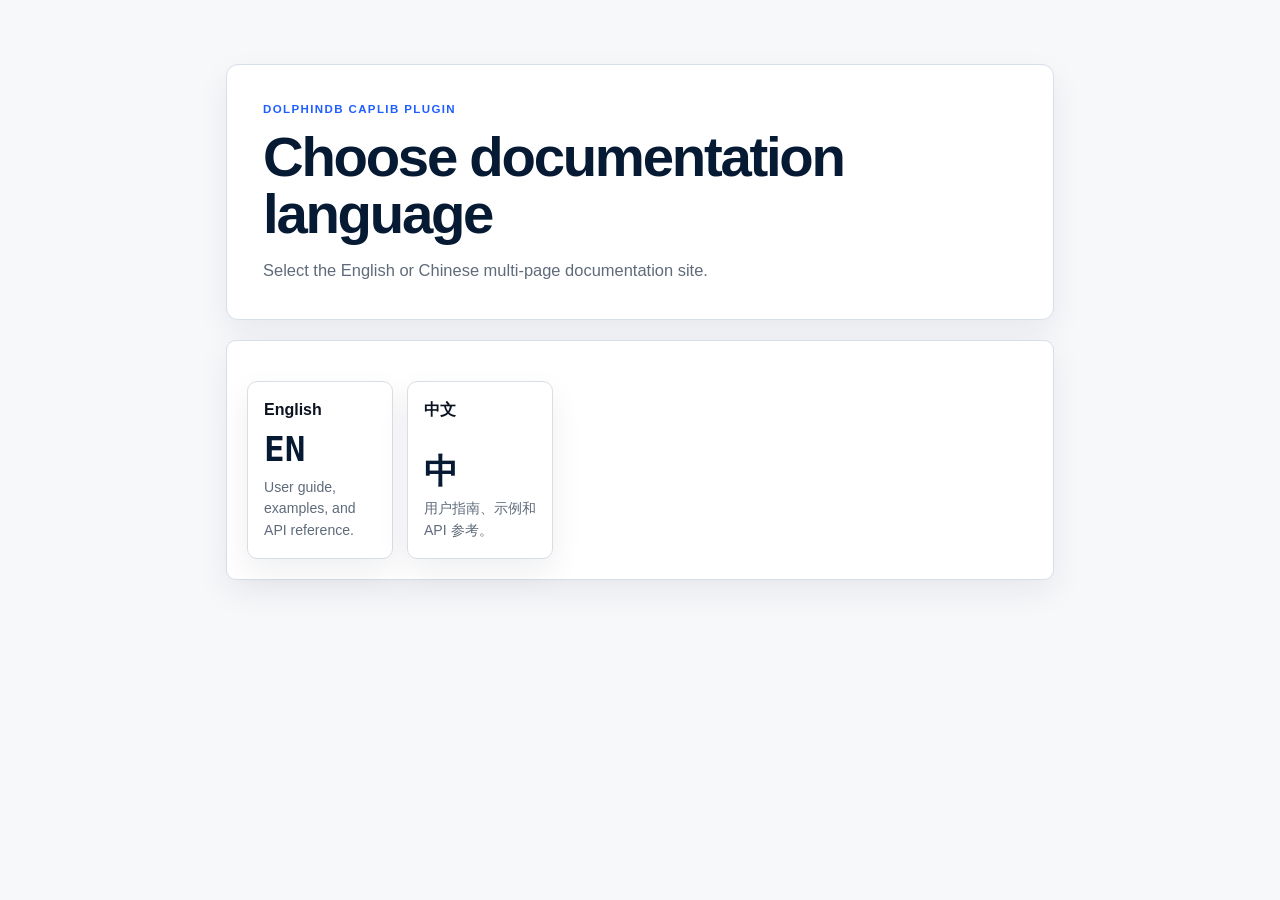
<file: docs/index.html>
<!doctype html>
<html lang="en">
<head>
  <meta charset="utf-8">
  <meta name="viewport" content="width=device-width, initial-scale=1">
  <title>DolphinDB Caplib Plugin Documentation</title>
  <link rel="stylesheet" href="html/styles.css">
</head>
<body>
  <main class="content" style="max-width: 860px; margin: 4rem auto; padding: 0 1rem;">
    <header class="page-header">
      <p class="kicker">DolphinDB Caplib plugin</p>
      <h1>Choose documentation language</h1>
      <p class="lede">Select the English or Chinese multi-page documentation site.</p>
    </header>
    <section class="panel">
      <div class="domain-grid">
        <a class="domain-tile" href="html/index.html">
          <span>English</span>
          <strong>EN</strong>
          <em>User guide, examples, and API reference.</em>
        </a>
        <a class="domain-tile" href="html/zh/index.html">
          <span>中文</span>
          <strong>中</strong>
          <em>用户指南、示例和 API 参考。</em>
        </a>
      </div>
    </section>
  </main>
</body>
</html>
</file>
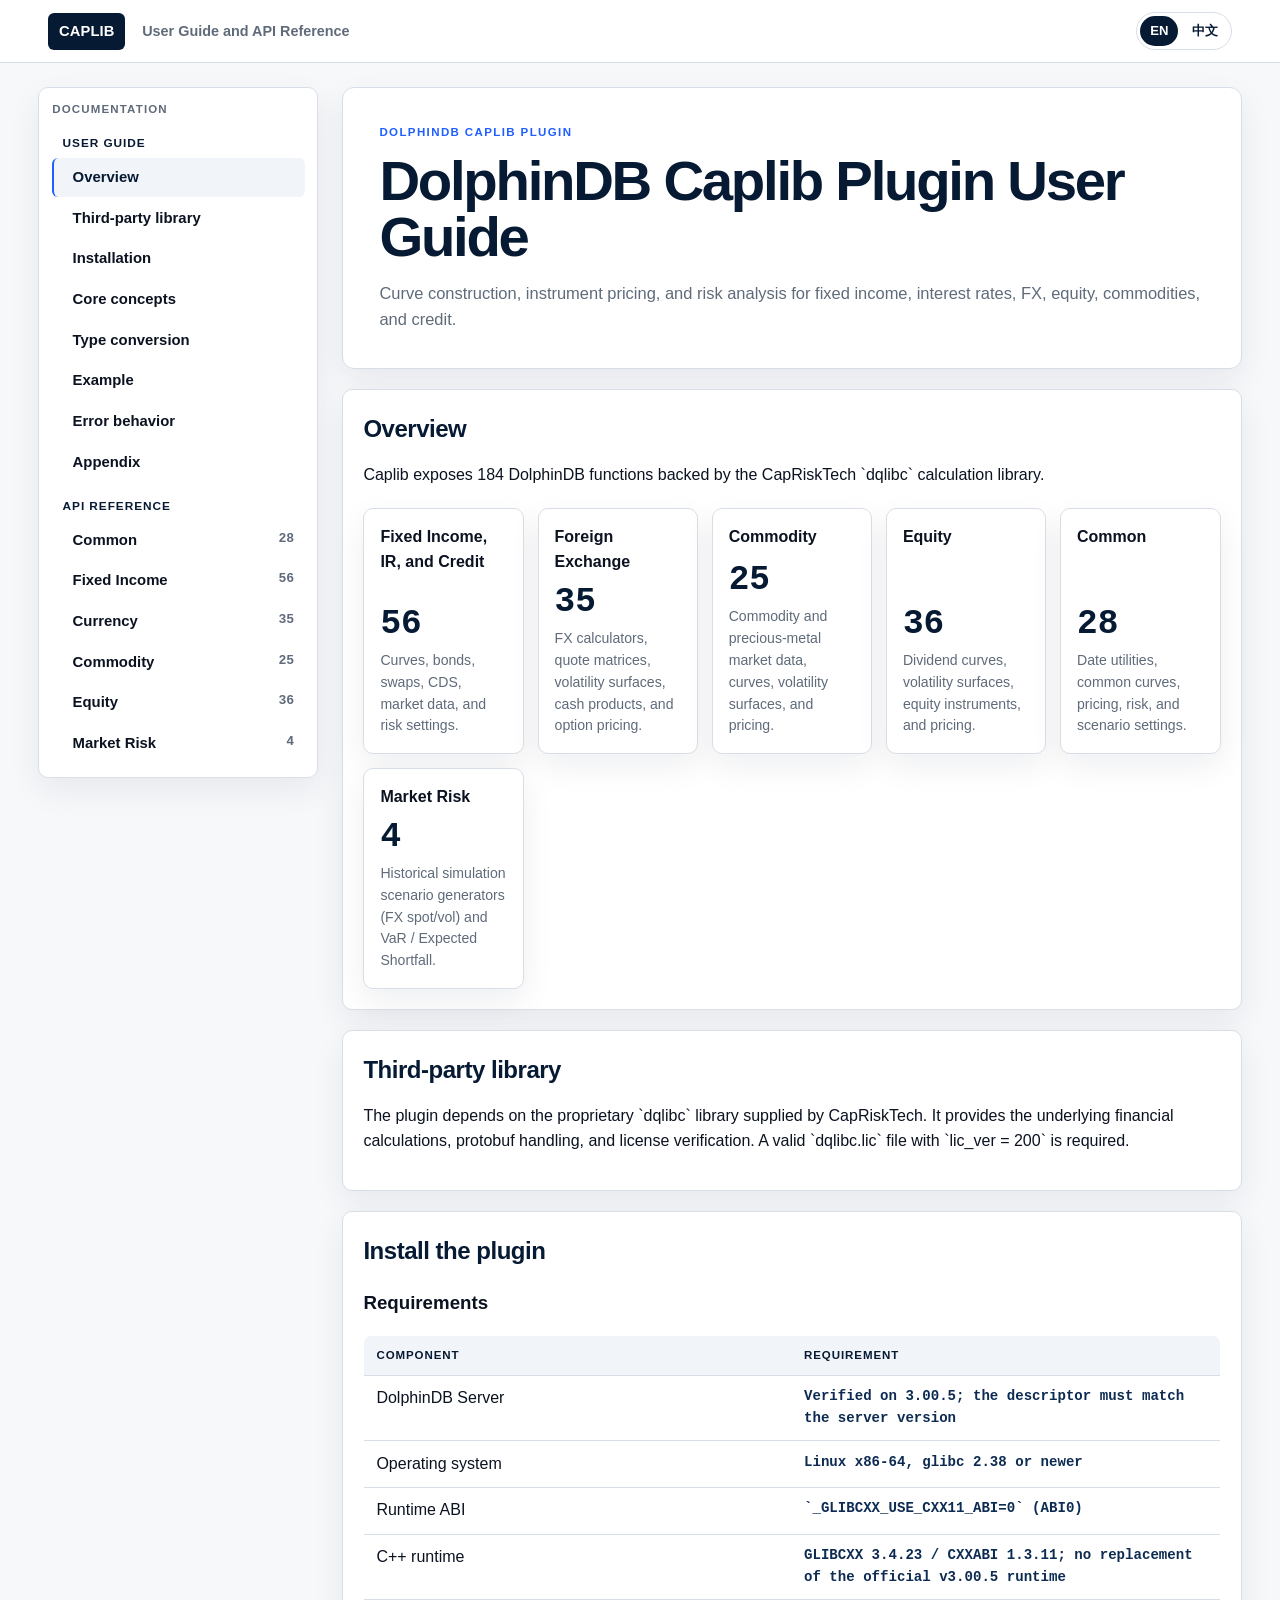
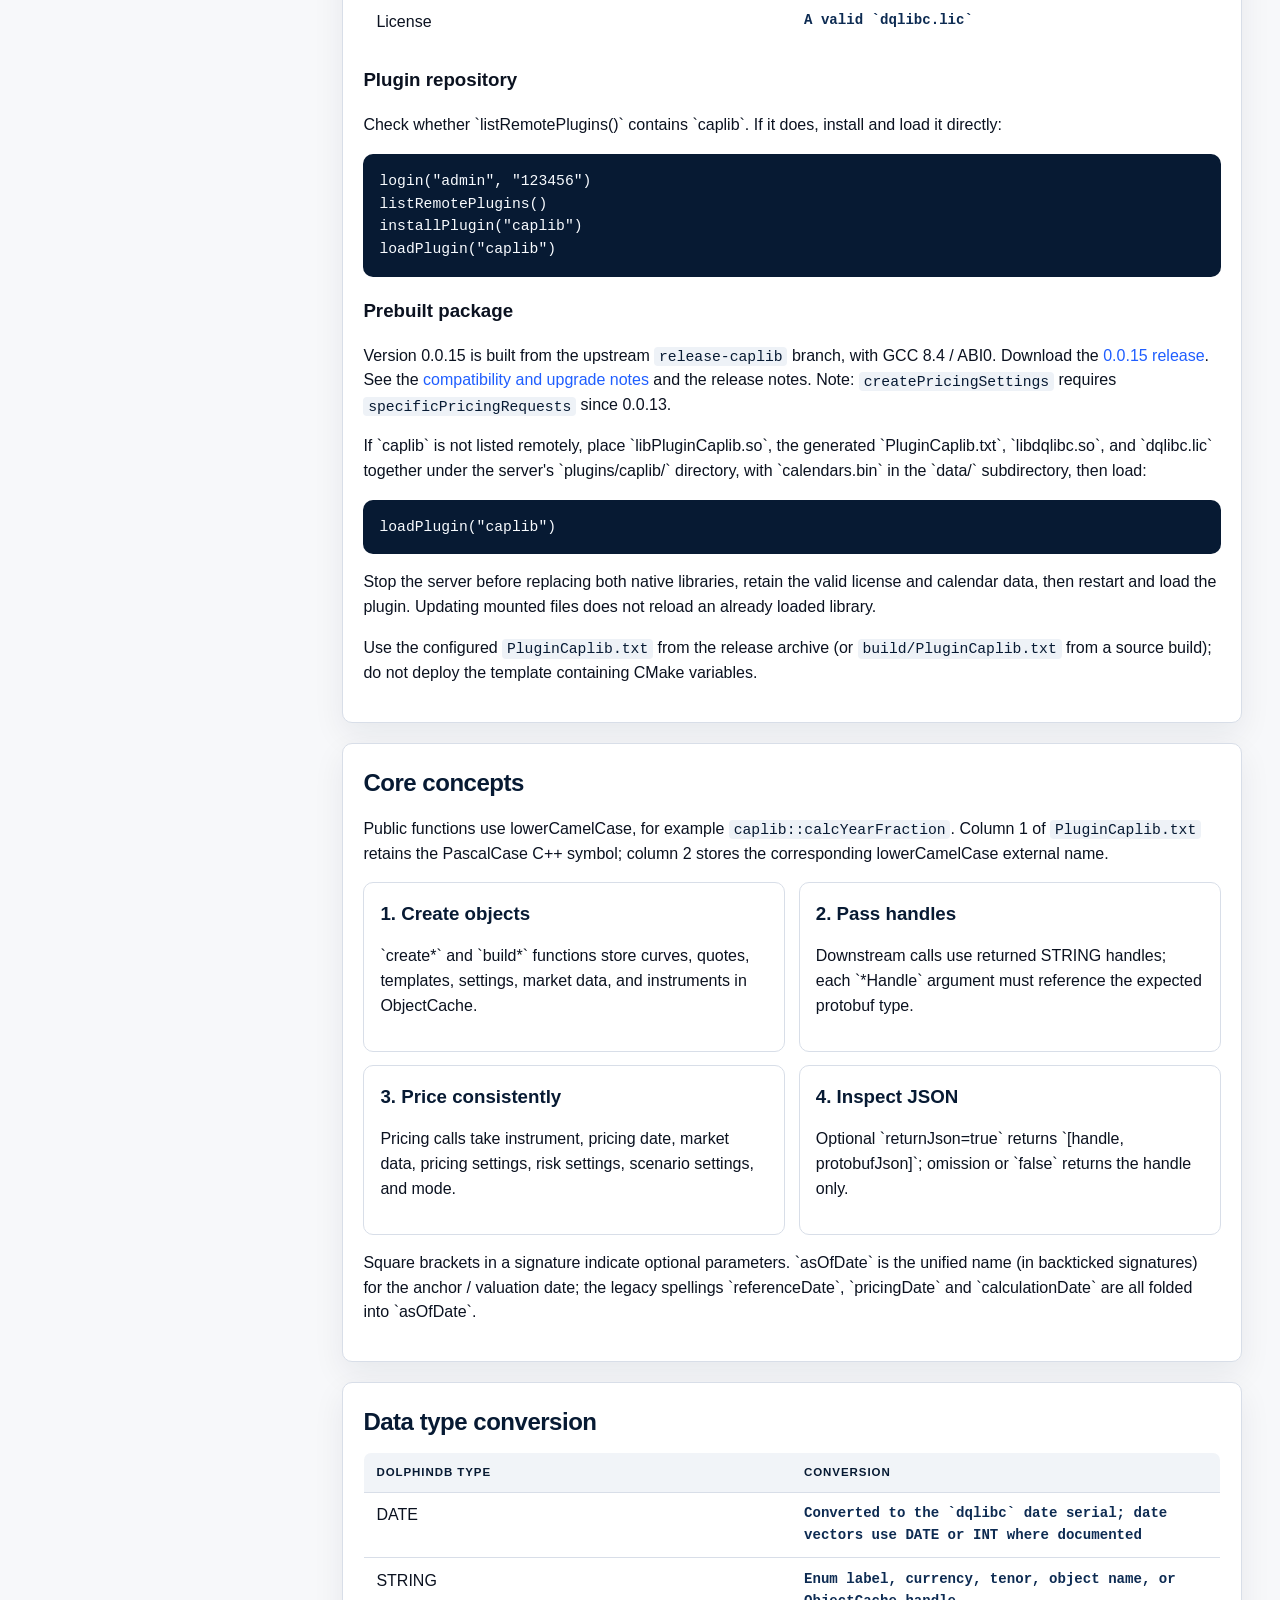
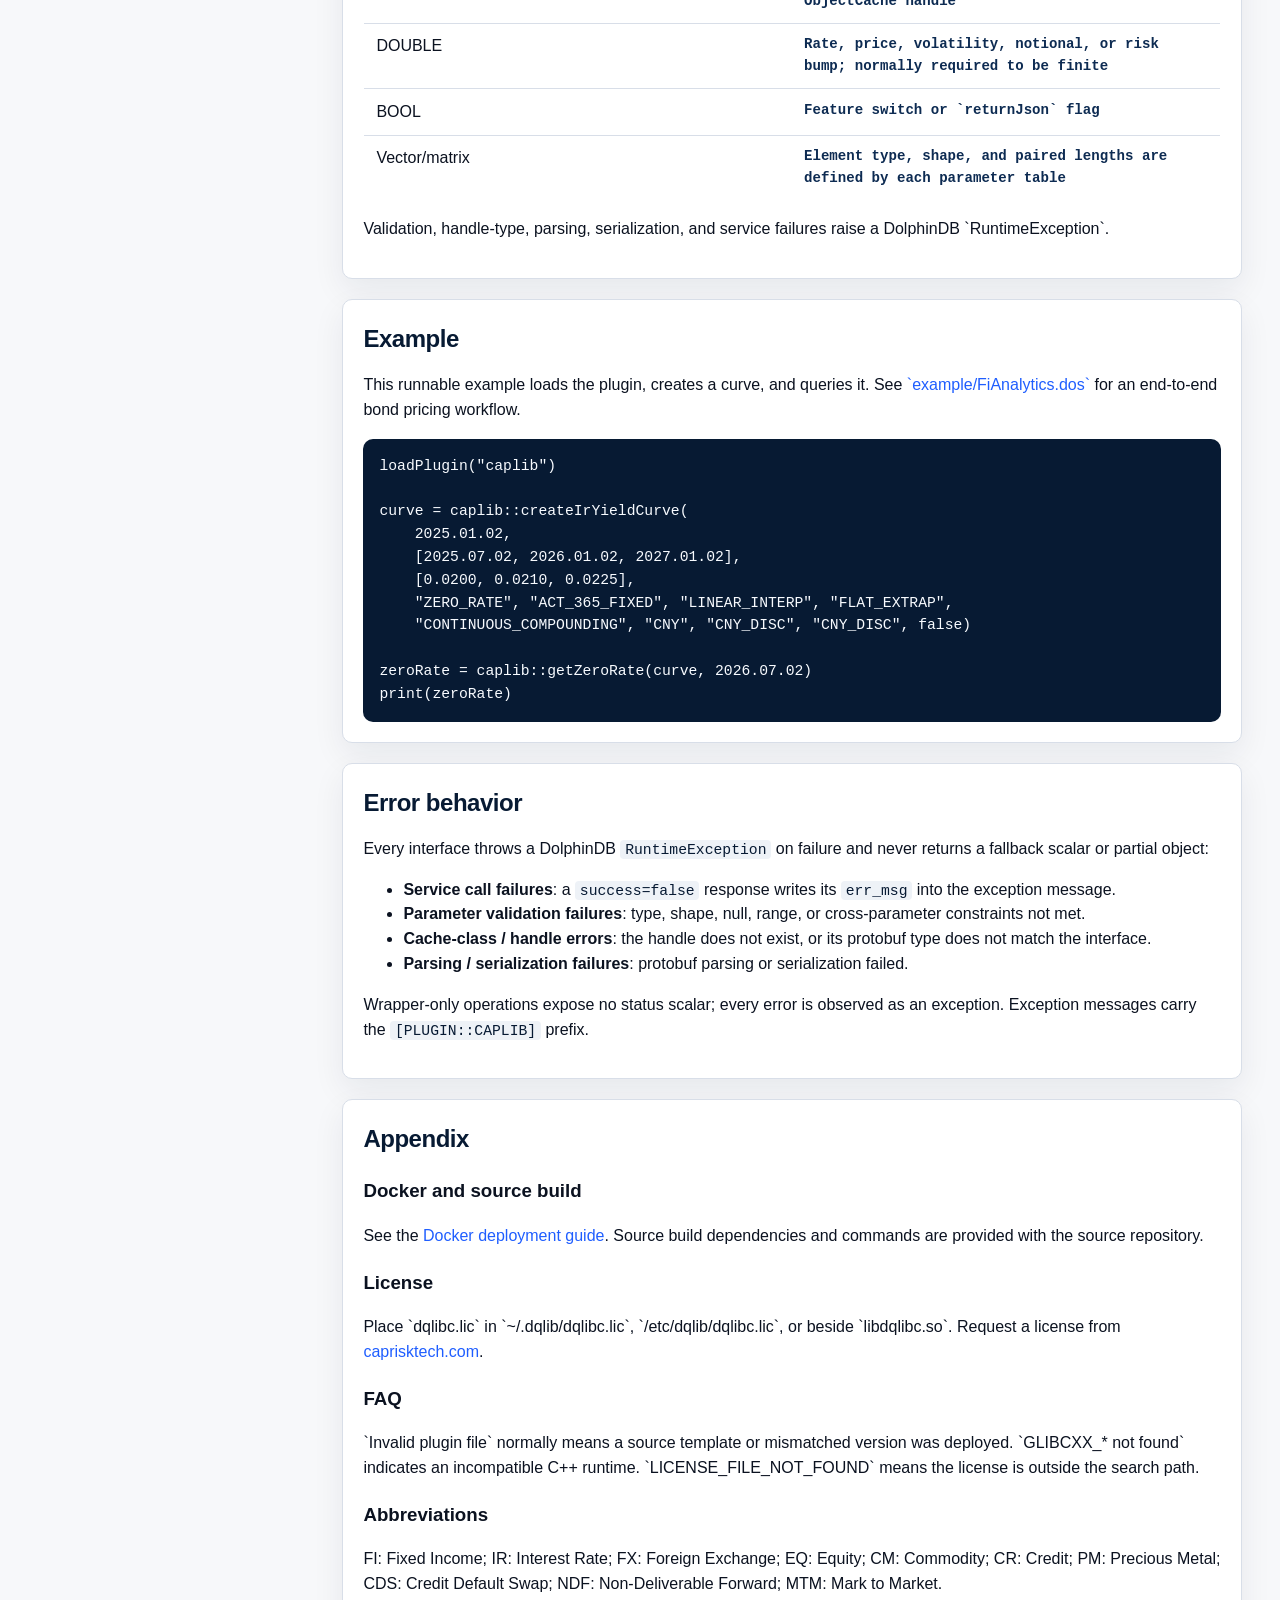
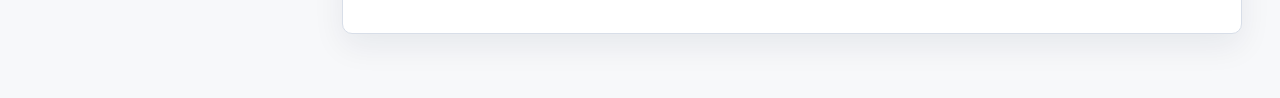
<file: docs/html/index.html>
<!doctype html>
<html lang="en">
<head>
  <meta charset="utf-8">
  <meta name="viewport" content="width=device-width, initial-scale=1">
  <title>DolphinDB Caplib Plugin User Guide</title>
  <link rel="stylesheet" href="styles.css">
  <link rel="alternate" hreflang="zh-CN" href="zh/index.html">
</head>
<body>
  <nav class="top-nav"><a class="brand" href="index.html">CAPLIB</a><span class="top-label">User Guide and API Reference</span><span class="lang-switch"><span class="lang-active">EN</span><a href="zh/index.html">中文</a></span></nav>
  <div class="shell">
    <aside class="side-nav">
      <div class="side-title">Documentation</div>
      <div class="nav-group"><div class="nav-heading">User Guide</div>
        <a class="nav-child active" href="#overview">Overview</a>
        <a class="nav-child" href="#third-party">Third-party library</a>
        <a class="nav-child" href="#install">Installation</a>
        <a class="nav-child" href="#concepts">Core concepts</a>
        <a class="nav-child" href="#data-conversion">Type conversion</a>
        <a class="nav-child" href="#example">Example</a>
        <a class="nav-child" href="#error-behavior">Error behavior</a>
        <a class="nav-child" href="#appendix">Appendix</a>
      </div>
      <div class="nav-group"><div class="nav-heading">API Reference</div>
        <a class="nav-child" href="shared.html#api-reference">Common <span>28</span></a>
        <a class="nav-child" href="fixed-income.html#api-reference">Fixed Income <span>56</span></a>
        <a class="nav-child" href="currency.html#api-reference">Currency <span>35</span></a>
        <a class="nav-child" href="commodity.html#api-reference">Commodity <span>25</span></a>
        <a class="nav-child" href="equity.html#api-reference">Equity <span>36</span></a><a class="nav-child" href="market-risk.html#api-reference">Market Risk <span>4</span></a>
      </div>
    </aside>
    <main class="content">
      <a id="user-guide"></a>
      <header id="overview" class="page-header">
        <p class="kicker">DolphinDB Caplib plugin</p>
        <h1>DolphinDB Caplib Plugin User Guide</h1>
        <p class="lede">Curve construction, instrument pricing, and risk analysis for fixed income, interest rates, FX, equity, commodities, and credit.</p>
      </header>

      <section class="panel">
        <h2>Overview</h2>
        <p>Caplib exposes 184 DolphinDB functions backed by the CapRiskTech `dqlibc` calculation library.</p>
        <div class="domain-grid">
          <a class="domain-tile" href="fixed-income.html"><span>Fixed Income, IR, and Credit</span><strong>56</strong><em>Curves, bonds, swaps, CDS, market data, and risk settings.</em></a>
          <a class="domain-tile" href="currency.html"><span>Foreign Exchange</span><strong>35</strong><em>FX calculators, quote matrices, volatility surfaces, cash products, and option pricing.</em></a>
          <a class="domain-tile" href="commodity.html"><span>Commodity</span><strong>25</strong><em>Commodity and precious-metal market data, curves, volatility surfaces, and pricing.</em></a>
          <a class="domain-tile" href="equity.html"><span>Equity</span><strong>36</strong><em>Dividend curves, volatility surfaces, equity instruments, and pricing.</em></a>
          <a class="domain-tile" href="shared.html"><span>Common</span><strong>28</strong><em>Date utilities, common curves, pricing, risk, and scenario settings.</em></a>
<a class="domain-tile" href="market-risk.html"><span>Market Risk</span><strong>4</strong><em>Historical simulation scenario generators (FX spot/vol) and VaR / Expected Shortfall.</em></a>
        </div>
      </section>

      <section id="third-party" class="panel">
        <h2>Third-party library</h2>
        <p>The plugin depends on the proprietary `dqlibc` library supplied by CapRiskTech. It provides the underlying financial calculations, protobuf handling, and license verification. A valid `dqlibc.lic` file with `lic_ver = 200` is required.</p>
      </section>

      <section id="install" class="panel">
        <h2>Install the plugin</h2>
        <h3>Requirements</h3>
        <table class="param-table"><thead><tr><th>Component</th><th>Requirement</th></tr></thead><tbody>
          <tr><td>DolphinDB Server</td><td>Verified on 3.00.5; the descriptor must match the server version</td></tr>
          <tr><td>Operating system</td><td>Linux x86-64, glibc 2.38 or newer</td></tr>
          <tr><td>Runtime ABI</td><td>`_GLIBCXX_USE_CXX11_ABI=0` (ABI0)</td></tr>
          <tr><td>C++ runtime</td><td>GLIBCXX 3.4.23 / CXXABI 1.3.11; no replacement of the official v3.00.5 runtime</td></tr>
          <tr><td>License</td><td>A valid `dqlibc.lic`</td></tr>
        </tbody></table>
        <h3>Plugin repository</h3>
        <p>Check whether `listRemotePlugins()` contains `caplib`. If it does, install and load it directly:</p>
        <pre><code>login("admin", "123456")
listRemotePlugins()
installPlugin("caplib")
loadPlugin("caplib")</code></pre>
        <h3>Prebuilt package</h3>
        <p>Version 0.0.15 is built from the upstream <code>release-caplib</code> branch, with GCC 8.4 / ABI0. Download the <a href="https://github.com/CapRiskTech/caplib-plugin-dolphindb/releases/tag/0.0.15">0.0.15 release</a>. See the <a href="https://github.com/CapRiskTech/caplib-plugin-dolphindb/blob/main/docs/GCC8_OFFICIAL_IMAGE.md">compatibility and upgrade notes</a> and the release notes. Note: <code>createPricingSettings</code> requires <code>specificPricingRequests</code> since 0.0.13.</p>
        <p>If `caplib` is not listed remotely, place `libPluginCaplib.so`, the generated `PluginCaplib.txt`, `libdqlibc.so`, and `dqlibc.lic` together under the server's `plugins/caplib/` directory, with `calendars.bin` in the `data/` subdirectory, then load:</p>
        <pre><code>loadPlugin("caplib")</code></pre>
        <p>Stop the server before replacing both native libraries, retain the valid license and calendar data, then restart and load the plugin. Updating mounted files does not reload an already loaded library.</p>
        <p>Use the configured <code>PluginCaplib.txt</code> from the release archive (or <code>build/PluginCaplib.txt</code> from a source build); do not deploy the template containing CMake variables.</p>
      </section>

      <section id="concepts" class="panel">
        <h2>Core concepts</h2>
        <p>Public functions use lowerCamelCase, for example <code>caplib::calcYearFraction</code>. Column 1 of <code>PluginCaplib.txt</code> retains the PascalCase C++ symbol; column 2 stores the corresponding lowerCamelCase external name.</p>
        <div class="workflow-grid">
          <article class="workflow-card"><h3>1. Create objects</h3><p>`create*` and `build*` functions store curves, quotes, templates, settings, market data, and instruments in ObjectCache.</p></article>
          <article class="workflow-card"><h3>2. Pass handles</h3><p>Downstream calls use returned STRING handles; each `*Handle` argument must reference the expected protobuf type.</p></article>
          <article class="workflow-card"><h3>3. Price consistently</h3><p>Pricing calls take instrument, pricing date, market data, pricing settings, risk settings, scenario settings, and mode.</p></article>
          <article class="workflow-card"><h3>4. Inspect JSON</h3><p>Optional `returnJson=true` returns `[handle, protobufJson]`; omission or `false` returns the handle only.</p></article>
        </div>
        <p>Square brackets in a signature indicate optional parameters. `asOfDate` is the unified name (in backticked signatures) for the anchor / valuation date; the legacy spellings `referenceDate`, `pricingDate` and `calculationDate` are all folded into `asOfDate`.</p>
      </section>

      <section id="data-conversion" class="panel">
        <h2>Data type conversion</h2>
        <table class="param-table"><thead><tr><th>DolphinDB type</th><th>Conversion</th></tr></thead><tbody>
          <tr><td>DATE</td><td>Converted to the `dqlibc` date serial; date vectors use DATE or INT where documented</td></tr>
          <tr><td>STRING</td><td>Enum label, currency, tenor, object name, or ObjectCache handle</td></tr>
          <tr><td>DOUBLE</td><td>Rate, price, volatility, notional, or risk bump; normally required to be finite</td></tr>
          <tr><td>BOOL</td><td>Feature switch or `returnJson` flag</td></tr>
          <tr><td>Vector/matrix</td><td>Element type, shape, and paired lengths are defined by each parameter table</td></tr>
        </tbody></table>
        <p>Validation, handle-type, parsing, serialization, and service failures raise a DolphinDB `RuntimeException`.</p>
      </section>

      <section id="example" class="panel example">
        <h2>Example</h2>
        <p>This runnable example loads the plugin, creates a curve, and queries it. See <a href="../../example/FiAnalytics.dos">`example/FiAnalytics.dos`</a> for an end-to-end bond pricing workflow.</p>
        <pre><code>loadPlugin("caplib")

curve = caplib::createIrYieldCurve(
    2025.01.02,
    [2025.07.02, 2026.01.02, 2027.01.02],
    [0.0200, 0.0210, 0.0225],
    "ZERO_RATE", "ACT_365_FIXED", "LINEAR_INTERP", "FLAT_EXTRAP",
    "CONTINUOUS_COMPOUNDING", "CNY", "CNY_DISC", "CNY_DISC", false)

zeroRate = caplib::getZeroRate(curve, 2026.07.02)
print(zeroRate)</code></pre>
      </section>


      <section id="error-behavior" class="panel">
        <h2>Error behavior</h2>
        <p>Every interface throws a DolphinDB <code>RuntimeException</code> on failure and never returns a fallback scalar or partial object:</p>
        <ul>
          <li><strong>Service call failures</strong>: a <code>success=false</code> response writes its <code>err_msg</code> into the exception message.</li>
          <li><strong>Parameter validation failures</strong>: type, shape, null, range, or cross-parameter constraints not met.</li>
          <li><strong>Cache-class / handle errors</strong>: the handle does not exist, or its protobuf type does not match the interface.</li>
          <li><strong>Parsing / serialization failures</strong>: protobuf parsing or serialization failed.</li>
        </ul>
        <p>Wrapper-only operations expose no status scalar; every error is observed as an exception. Exception messages carry the <code>[PLUGIN::CAPLIB]</code> prefix.</p>
      </section>

      <section id="appendix" class="panel">
        <h2>Appendix</h2>
        <h3>Docker and source build</h3>
        <p>See the <a href="https://github.com/CapRiskTech/caplib-plugin-dolphindb/blob/main/docker/README.md">Docker deployment guide</a>. Source build dependencies and commands are provided with the source repository.</p>
        <h3>License</h3>
        <p>Place `dqlibc.lic` in `~/.dqlib/dqlibc.lic`, `/etc/dqlib/dqlibc.lic`, or beside `libdqlibc.so`. Request a license from <a href="https://caprisktech.com">caprisktech.com</a>.</p>
        <h3>FAQ</h3>
        <p>`Invalid plugin file` normally means a source template or mismatched version was deployed. `GLIBCXX_* not found` indicates an incompatible C++ runtime. `LICENSE_FILE_NOT_FOUND` means the license is outside the search path.</p>
        <h3>Abbreviations</h3>
        <p>FI: Fixed Income; IR: Interest Rate; FX: Foreign Exchange; EQ: Equity; CM: Commodity; CR: Credit; PM: Precious Metal; CDS: Credit Default Swap; NDF: Non-Deliverable Forward; MTM: Mark to Market.</p>
      </section>
    </main>
  </div>
</body>
</html>
</file>
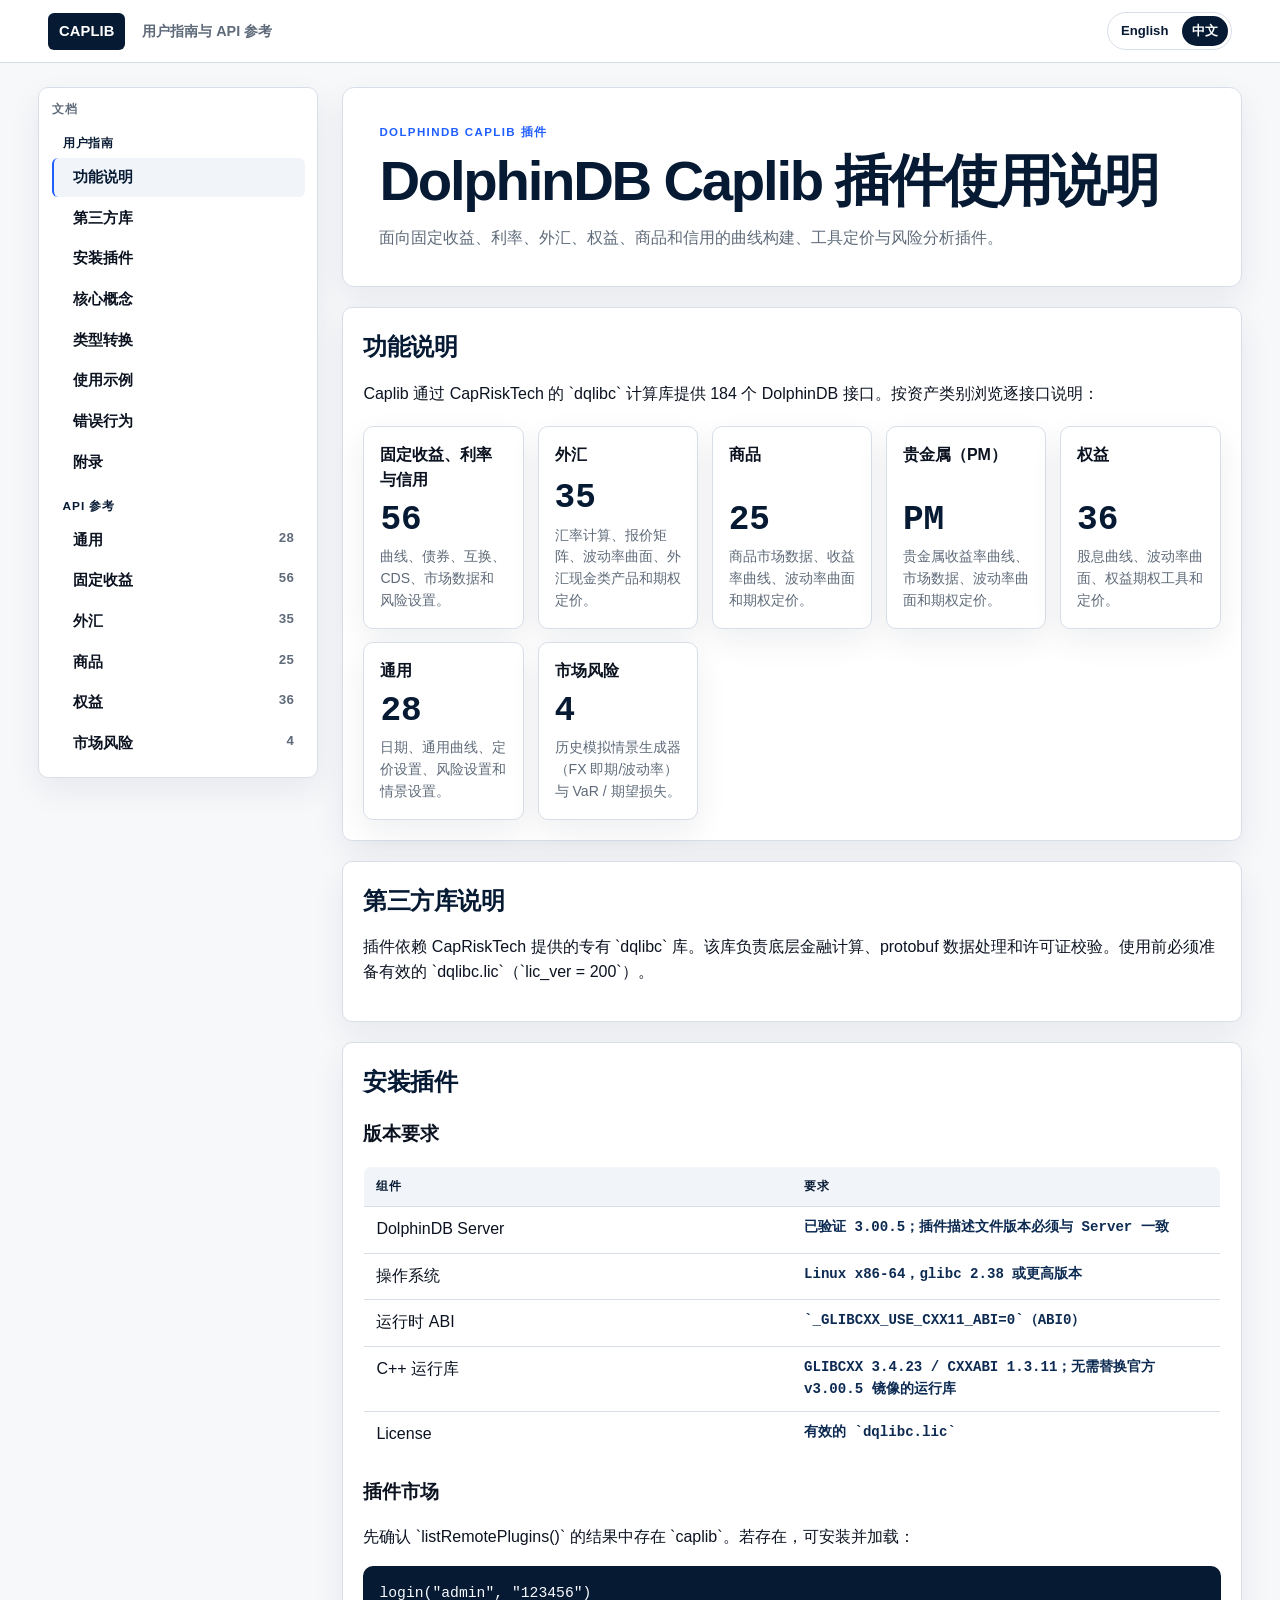
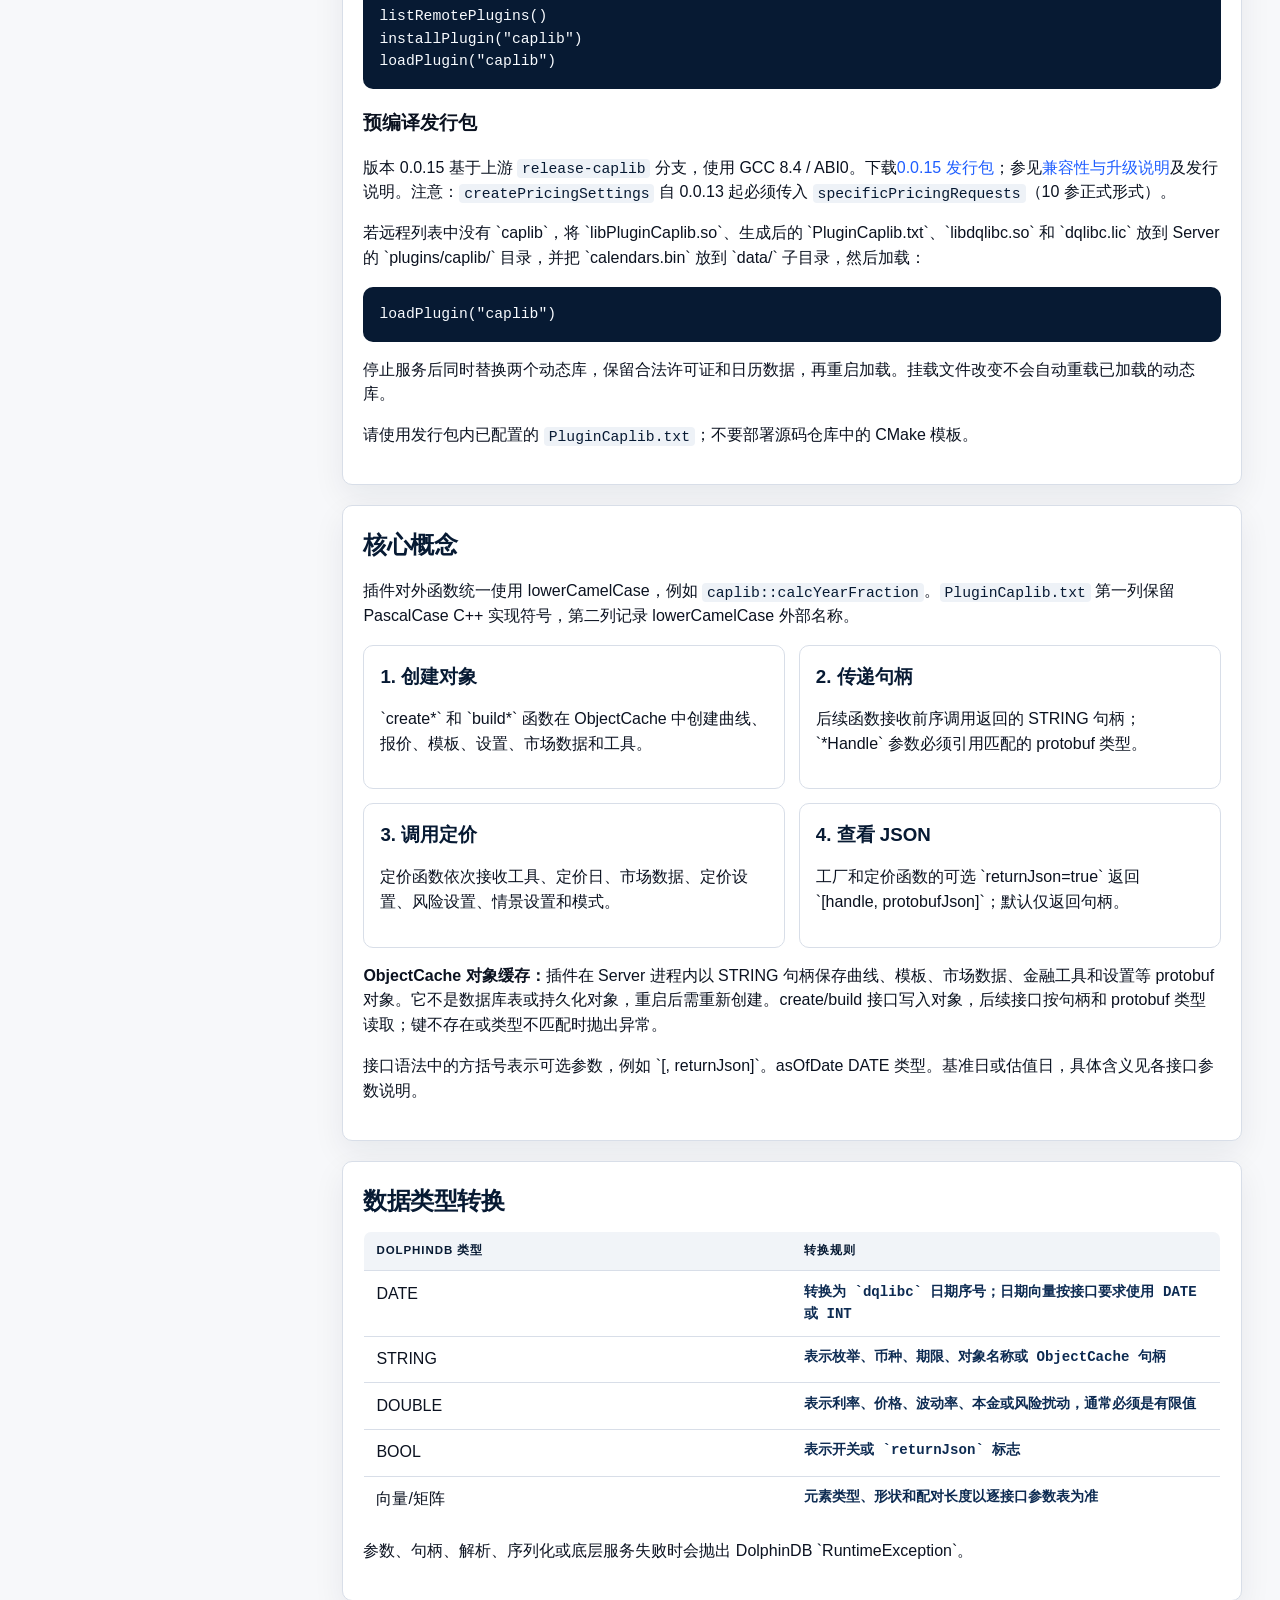
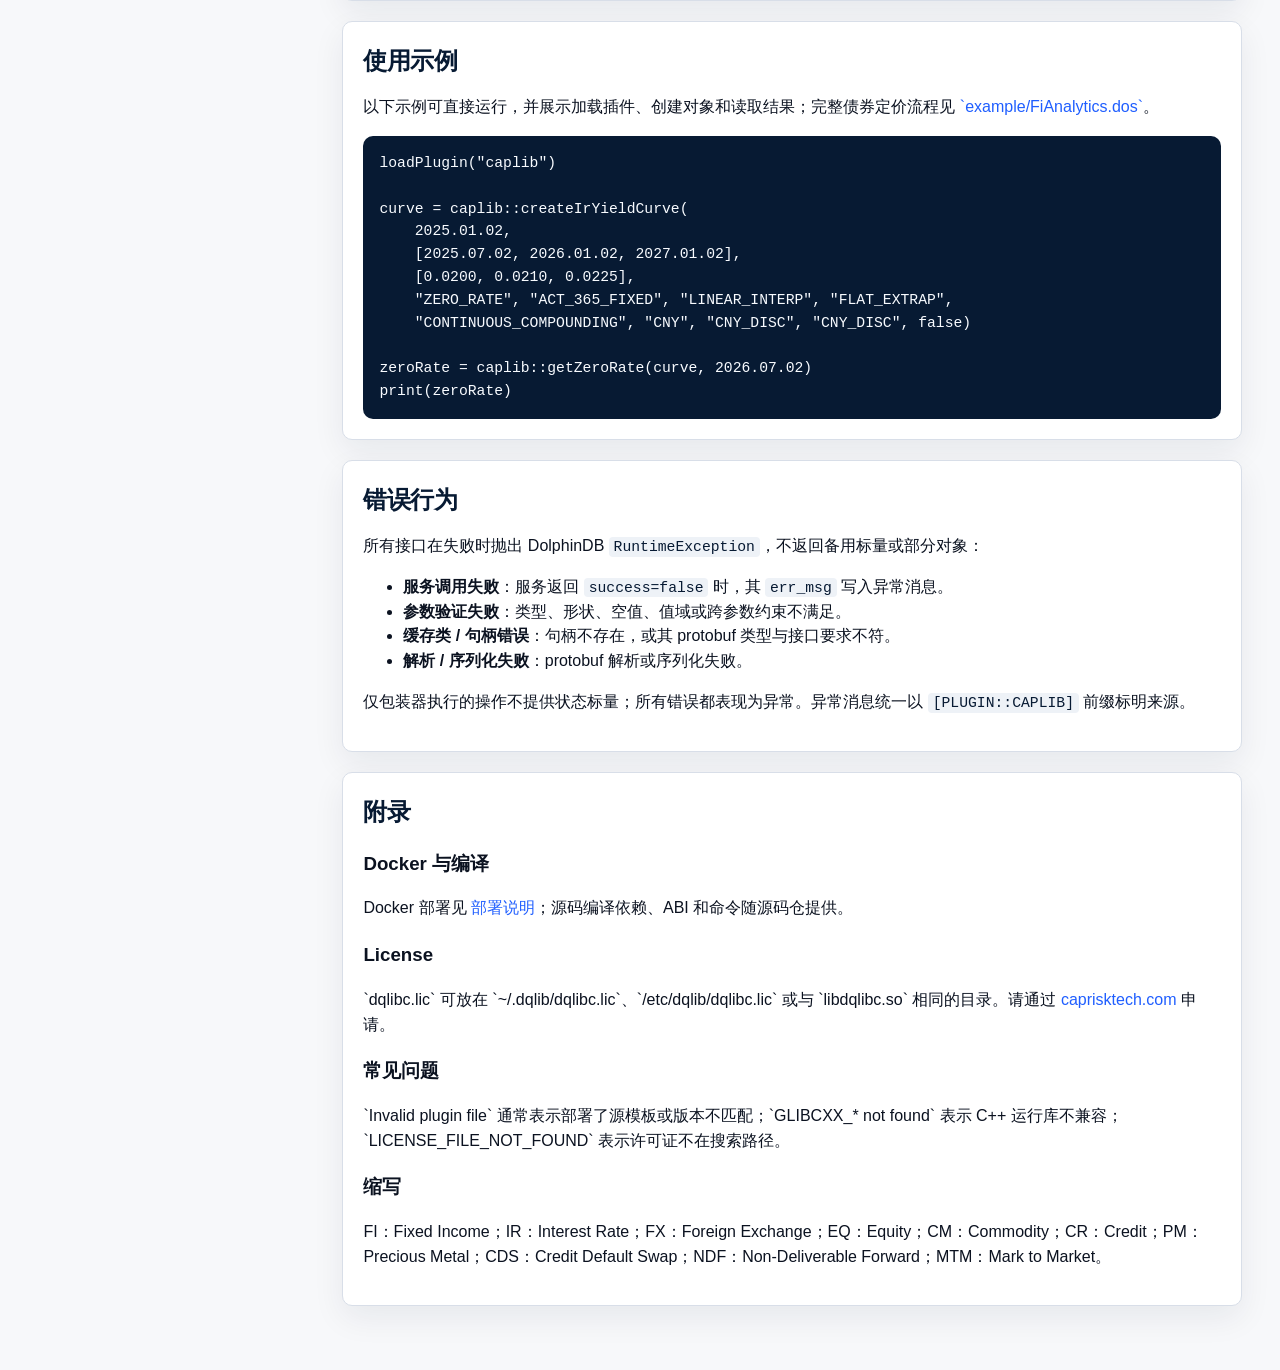
<file: docs/html/zh/index.html>
<!doctype html>
<html lang="zh-CN">
<head>
  <meta charset="utf-8">
  <meta name="viewport" content="width=device-width, initial-scale=1">
  <title>DolphinDB Caplib 插件使用说明</title>
  <link rel="stylesheet" href="../styles.css">
  <link rel="alternate" hreflang="en" href="../index.html">
</head>
<body>
  <nav class="top-nav"><a class="brand" href="index.html">CAPLIB</a><span class="top-label">用户指南与 API 参考</span><span class="lang-switch"><a href="../index.html">English</a><span class="lang-active">中文</span></span></nav>
  <div class="shell">
    <aside class="side-nav">
      <div class="side-title">文档</div>
      <div class="nav-group"><div class="nav-heading">用户指南</div>
        <a class="nav-child active" href="#overview">功能说明</a>
        <a class="nav-child" href="#third-party">第三方库</a>
        <a class="nav-child" href="#install">安装插件</a>
        <a class="nav-child" href="#concepts">核心概念</a>
        <a class="nav-child" href="#data-conversion">类型转换</a>
        <a class="nav-child" href="#example">使用示例</a>
        <a class="nav-child" href="#error-behavior">错误行为</a>
        <a class="nav-child" href="#appendix">附录</a>
      </div>
      <div class="nav-group"><div class="nav-heading">API 参考</div>
        <a class="nav-child" href="shared.html#api-reference">通用 <span>28</span></a>
        <a class="nav-child" href="fixed-income.html#api-reference">固定收益 <span>56</span></a>
        <a class="nav-child" href="currency.html#api-reference">外汇 <span>35</span></a>
        <a class="nav-child" href="commodity.html#api-reference">商品 <span>25</span></a>
        <a class="nav-child" href="equity.html#api-reference">权益 <span>36</span></a><a class="nav-child" href="market-risk.html#api-reference">市场风险 <span>4</span></a>
      </div>
    </aside>
    <main class="content">
      <a id="user-guide"></a>
      <header id="overview" class="page-header">
        <p class="kicker">DolphinDB Caplib 插件</p>
        <h1>DolphinDB Caplib 插件使用说明</h1>
        <p class="lede">面向固定收益、利率、外汇、权益、商品和信用的曲线构建、工具定价与风险分析插件。</p>
      </header>

      <section class="panel">
        <h2>功能说明</h2>
        <p>Caplib 通过 CapRiskTech 的 `dqlibc` 计算库提供 184 个 DolphinDB 接口。按资产类别浏览逐接口说明：</p>
        <div class="domain-grid">
          <a class="domain-tile" href="fixed-income.html"><span>固定收益、利率与信用</span><strong>56</strong><em>曲线、债券、互换、CDS、市场数据和风险设置。</em></a>
          <a class="domain-tile" href="currency.html"><span>外汇</span><strong>35</strong><em>汇率计算、报价矩阵、波动率曲面、外汇现金类产品和期权定价。</em></a>
          <a class="domain-tile" href="commodity.html"><span>商品</span><strong>25</strong><em>商品市场数据、收益率曲线、波动率曲面和期权定价。</em></a>
          <a class="domain-tile" href="commodity.html#buildpmyieldcurve"><span>贵金属（PM）</span><strong>PM</strong><em>贵金属收益率曲线、市场数据、波动率曲面和期权定价。</em></a>
          <a class="domain-tile" href="equity.html"><span>权益</span><strong>36</strong><em>股息曲线、波动率曲面、权益期权工具和定价。</em></a>
          <a class="domain-tile" href="shared.html"><span>通用</span><strong>28</strong><em>日期、通用曲线、定价设置、风险设置和情景设置。</em></a>
<a class="domain-tile" href="market-risk.html"><span>市场风险</span><strong>4</strong><em>历史模拟情景生成器（FX 即期/波动率）与 VaR / 期望损失。</em></a>
        </div>
      </section>

      <section id="third-party" class="panel">
        <h2>第三方库说明</h2>
        <p>插件依赖 CapRiskTech 提供的专有 `dqlibc` 库。该库负责底层金融计算、protobuf 数据处理和许可证校验。使用前必须准备有效的 `dqlibc.lic`（`lic_ver = 200`）。</p>
      </section>

      <section id="install" class="panel">
        <h2>安装插件</h2>
        <h3>版本要求</h3>
        <table class="param-table"><thead><tr><th>组件</th><th>要求</th></tr></thead><tbody>
          <tr><td>DolphinDB Server</td><td>已验证 3.00.5；插件描述文件版本必须与 Server 一致</td></tr>
          <tr><td>操作系统</td><td>Linux x86-64，glibc 2.38 或更高版本</td></tr>
          <tr><td>运行时 ABI</td><td>`_GLIBCXX_USE_CXX11_ABI=0`（ABI0）</td></tr>
          <tr><td>C++ 运行库</td><td>GLIBCXX 3.4.23 / CXXABI 1.3.11；无需替换官方 v3.00.5 镜像的运行库</td></tr>
          <tr><td>License</td><td>有效的 `dqlibc.lic`</td></tr>
        </tbody></table>
        <h3>插件市场</h3>
        <p>先确认 `listRemotePlugins()` 的结果中存在 `caplib`。若存在，可安装并加载：</p>
        <pre><code>login("admin", "123456")
listRemotePlugins()
installPlugin("caplib")
loadPlugin("caplib")</code></pre>
        <h3>预编译发行包</h3>
        <p>版本 0.0.15 基于上游 <code>release-caplib</code> 分支，使用 GCC 8.4 / ABI0。下载<a href="https://github.com/CapRiskTech/caplib-plugin-dolphindb/releases/tag/0.0.15">0.0.15 发行包</a>；参见<a href="https://github.com/CapRiskTech/caplib-plugin-dolphindb/blob/main/docs/GCC8_OFFICIAL_IMAGE.md">兼容性与升级说明</a>及发行说明。注意：<code>createPricingSettings</code> 自 0.0.13 起必须传入 <code>specificPricingRequests</code>（10 参正式形式）。</p>
        <p>若远程列表中没有 `caplib`，将 `libPluginCaplib.so`、生成后的 `PluginCaplib.txt`、`libdqlibc.so` 和 `dqlibc.lic` 放到 Server 的 `plugins/caplib/` 目录，并把 `calendars.bin` 放到 `data/` 子目录，然后加载：</p>
        <pre><code>loadPlugin("caplib")</code></pre>
        <p>停止服务后同时替换两个动态库，保留合法许可证和日历数据，再重启加载。挂载文件改变不会自动重载已加载的动态库。</p>
        <p>请使用发行包内已配置的 <code>PluginCaplib.txt</code>；不要部署源码仓库中的 CMake 模板。</p>
      </section>

      <section id="concepts" class="panel">
        <h2>核心概念</h2>
        <p>插件对外函数统一使用 lowerCamelCase，例如 <code>caplib::calcYearFraction</code>。<code>PluginCaplib.txt</code> 第一列保留 PascalCase C++ 实现符号，第二列记录 lowerCamelCase 外部名称。</p>
        <div class="workflow-grid">
          <article class="workflow-card"><h3>1. 创建对象</h3><p>`create*` 和 `build*` 函数在 ObjectCache 中创建曲线、报价、模板、设置、市场数据和工具。</p></article>
          <article class="workflow-card"><h3>2. 传递句柄</h3><p>后续函数接收前序调用返回的 STRING 句柄；`*Handle` 参数必须引用匹配的 protobuf 类型。</p></article>
          <article class="workflow-card"><h3>3. 调用定价</h3><p>定价函数依次接收工具、定价日、市场数据、定价设置、风险设置、情景设置和模式。</p></article>
          <article class="workflow-card"><h3>4. 查看 JSON</h3><p>工厂和定价函数的可选 `returnJson=true` 返回 `[handle, protobufJson]`；默认仅返回句柄。</p></article>
        </div>
        <p><strong>ObjectCache 对象缓存：</strong>插件在 Server 进程内以 STRING 句柄保存曲线、模板、市场数据、金融工具和设置等 protobuf 对象。它不是数据库表或持久化对象，重启后需重新创建。create/build 接口写入对象，后续接口按句柄和 protobuf 类型读取；键不存在或类型不匹配时抛出异常。</p>
        <p>接口语法中的方括号表示可选参数，例如 `[, returnJson]`。asOfDate DATE 类型。基准日或估值日，具体含义见各接口参数说明。</p>
      </section>

      <section id="data-conversion" class="panel">
        <h2>数据类型转换</h2>
        <table class="param-table"><thead><tr><th>DolphinDB 类型</th><th>转换规则</th></tr></thead><tbody>
          <tr><td>DATE</td><td>转换为 `dqlibc` 日期序号；日期向量按接口要求使用 DATE 或 INT</td></tr>
          <tr><td>STRING</td><td>表示枚举、币种、期限、对象名称或 ObjectCache 句柄</td></tr>
          <tr><td>DOUBLE</td><td>表示利率、价格、波动率、本金或风险扰动，通常必须是有限值</td></tr>
          <tr><td>BOOL</td><td>表示开关或 `returnJson` 标志</td></tr>
          <tr><td>向量/矩阵</td><td>元素类型、形状和配对长度以逐接口参数表为准</td></tr>
        </tbody></table>
        <p>参数、句柄、解析、序列化或底层服务失败时会抛出 DolphinDB `RuntimeException`。</p>
      </section>

      <section id="example" class="panel example">
        <h2>使用示例</h2>
        <p>以下示例可直接运行，并展示加载插件、创建对象和读取结果；完整债券定价流程见 <a href="../../../example/FiAnalytics.dos">`example/FiAnalytics.dos`</a>。</p>
        <pre><code>loadPlugin("caplib")

curve = caplib::createIrYieldCurve(
    2025.01.02,
    [2025.07.02, 2026.01.02, 2027.01.02],
    [0.0200, 0.0210, 0.0225],
    "ZERO_RATE", "ACT_365_FIXED", "LINEAR_INTERP", "FLAT_EXTRAP",
    "CONTINUOUS_COMPOUNDING", "CNY", "CNY_DISC", "CNY_DISC", false)

zeroRate = caplib::getZeroRate(curve, 2026.07.02)
print(zeroRate)</code></pre>
      </section>


      <section id="error-behavior" class="panel">
        <h2>错误行为</h2>
        <p>所有接口在失败时抛出 DolphinDB <code>RuntimeException</code>，不返回备用标量或部分对象：</p>
        <ul>
          <li><strong>服务调用失败</strong>：服务返回 <code>success=false</code> 时，其 <code>err_msg</code> 写入异常消息。</li>
          <li><strong>参数验证失败</strong>：类型、形状、空值、值域或跨参数约束不满足。</li>
          <li><strong>缓存类 / 句柄错误</strong>：句柄不存在，或其 protobuf 类型与接口要求不符。</li>
          <li><strong>解析 / 序列化失败</strong>：protobuf 解析或序列化失败。</li>
        </ul>
        <p>仅包装器执行的操作不提供状态标量；所有错误都表现为异常。异常消息统一以 <code>[PLUGIN::CAPLIB]</code> 前缀标明来源。</p>
      </section>

      <section id="appendix" class="panel">
        <h2>附录</h2>
        <h3>Docker 与编译</h3>
        <p>Docker 部署见 <a href="https://github.com/CapRiskTech/caplib-plugin-dolphindb/blob/main/docker/README.md">部署说明</a>；源码编译依赖、ABI 和命令随源码仓提供。</p>
        <h3>License</h3>
        <p>`dqlibc.lic` 可放在 `~/.dqlib/dqlibc.lic`、`/etc/dqlib/dqlibc.lic` 或与 `libdqlibc.so` 相同的目录。请通过 <a href="https://caprisktech.com">caprisktech.com</a> 申请。</p>
        <h3>常见问题</h3>
        <p>`Invalid plugin file` 通常表示部署了源模板或版本不匹配；`GLIBCXX_* not found` 表示 C++ 运行库不兼容；`LICENSE_FILE_NOT_FOUND` 表示许可证不在搜索路径。</p>
        <h3>缩写</h3>
        <p>FI：Fixed Income；IR：Interest Rate；FX：Foreign Exchange；EQ：Equity；CM：Commodity；CR：Credit；PM：Precious Metal；CDS：Credit Default Swap；NDF：Non-Deliverable Forward；MTM：Mark to Market。</p>
      </section>
    </main>
  </div>
</body>
</html>
</file>
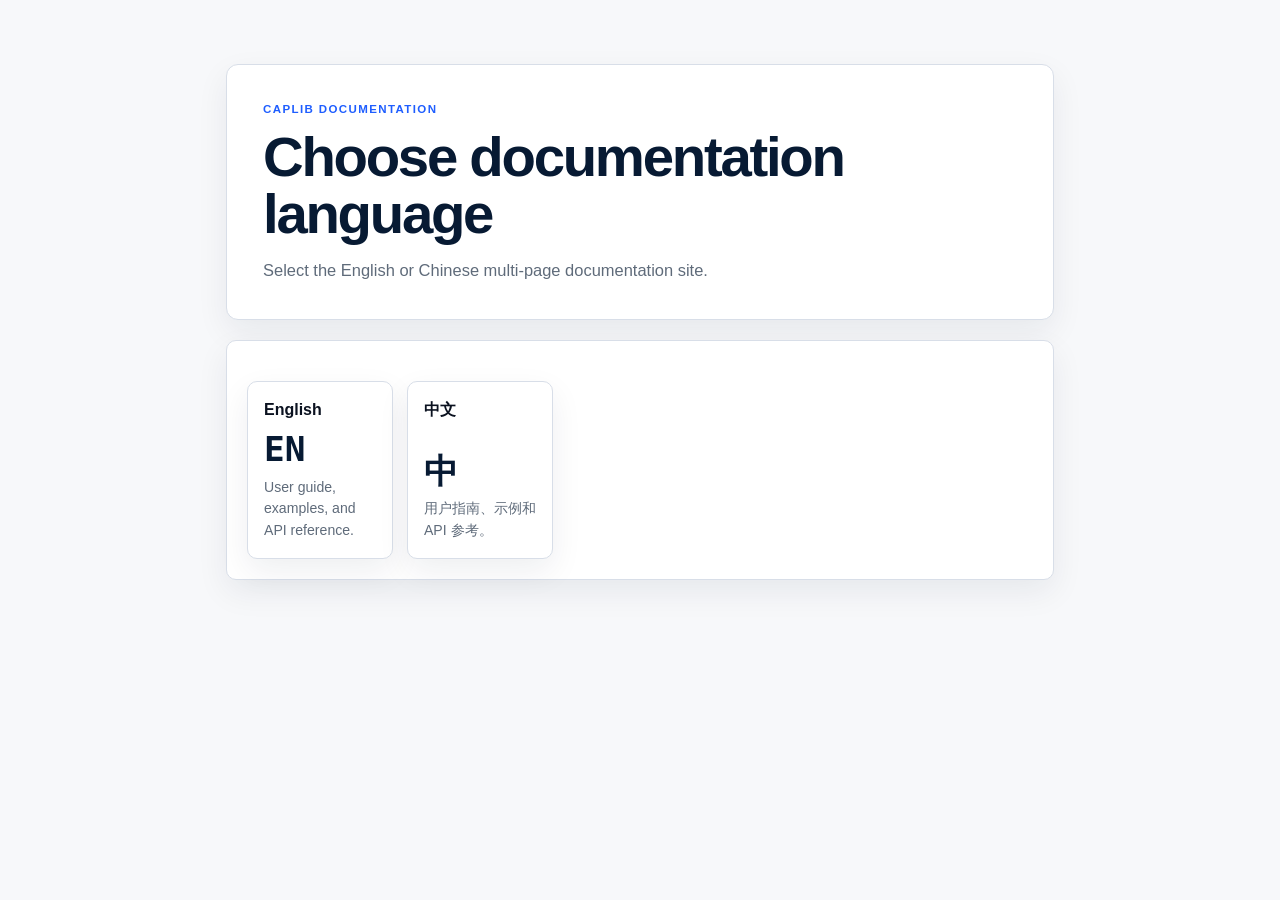
<file: docs/CAPLIB_PLUGIN.html>
<!doctype html>
<html lang="en">
<head>
  <meta charset="utf-8">
  <meta name="viewport" content="width=device-width, initial-scale=1">
  <title>CAPLIB Documentation</title>
  <link rel="stylesheet" href="html/styles.css">
</head>
<body>
  <main class="content" style="max-width: 860px; margin: 4rem auto; padding: 0 1rem;">
    <header class="page-header">
      <p class="kicker">CAPLIB documentation</p>
      <h1>Choose documentation language</h1>
      <p class="lede">Select the English or Chinese multi-page documentation site.</p>
    </header>
    <section class="panel">
      <div class="domain-grid">
        <a class="domain-tile" href="html/index.html">
          <span>English</span>
          <strong>EN</strong>
          <em>User guide, examples, and API reference.</em>
        </a>
        <a class="domain-tile" href="html/zh/index.html">
          <span>中文</span>
          <strong>中</strong>
          <em>用户指南、示例和 API 参考。</em>
        </a>
      </div>
    </section>
  </main>
</body>
</html>
</file>
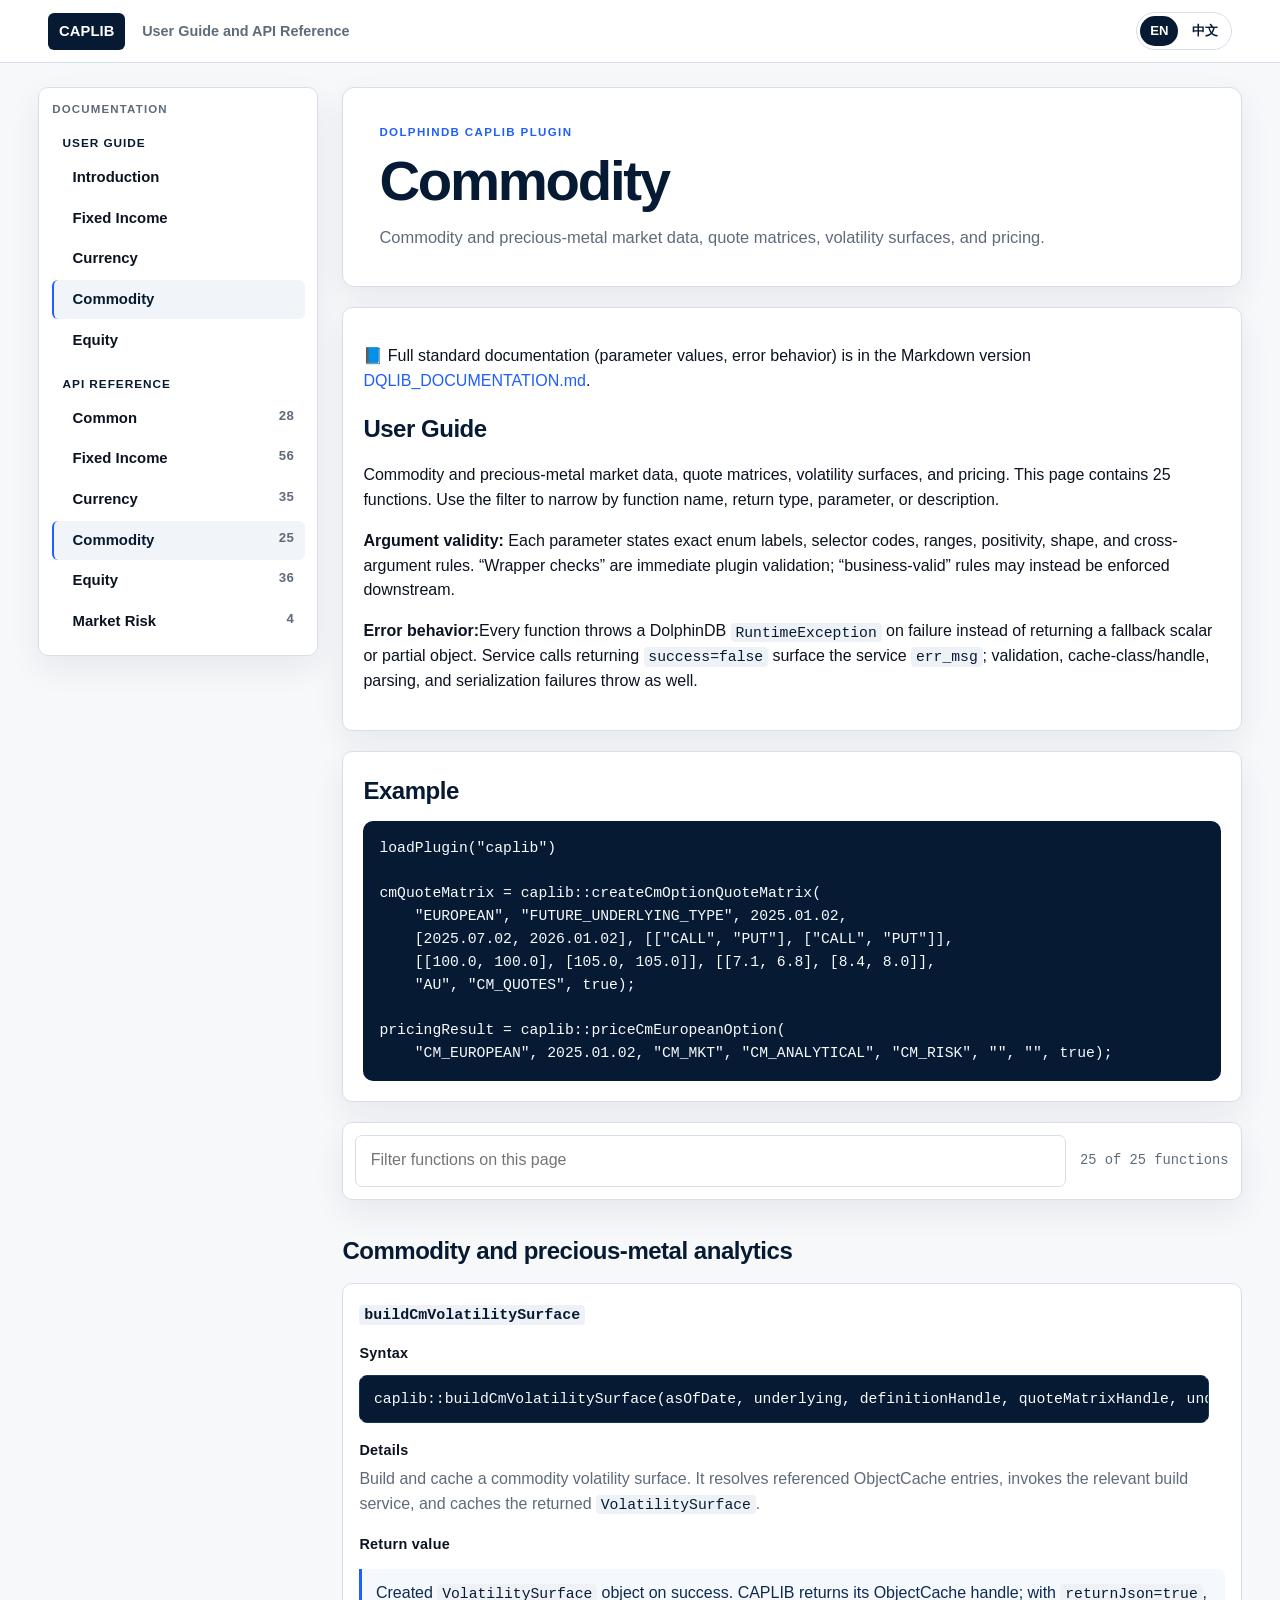
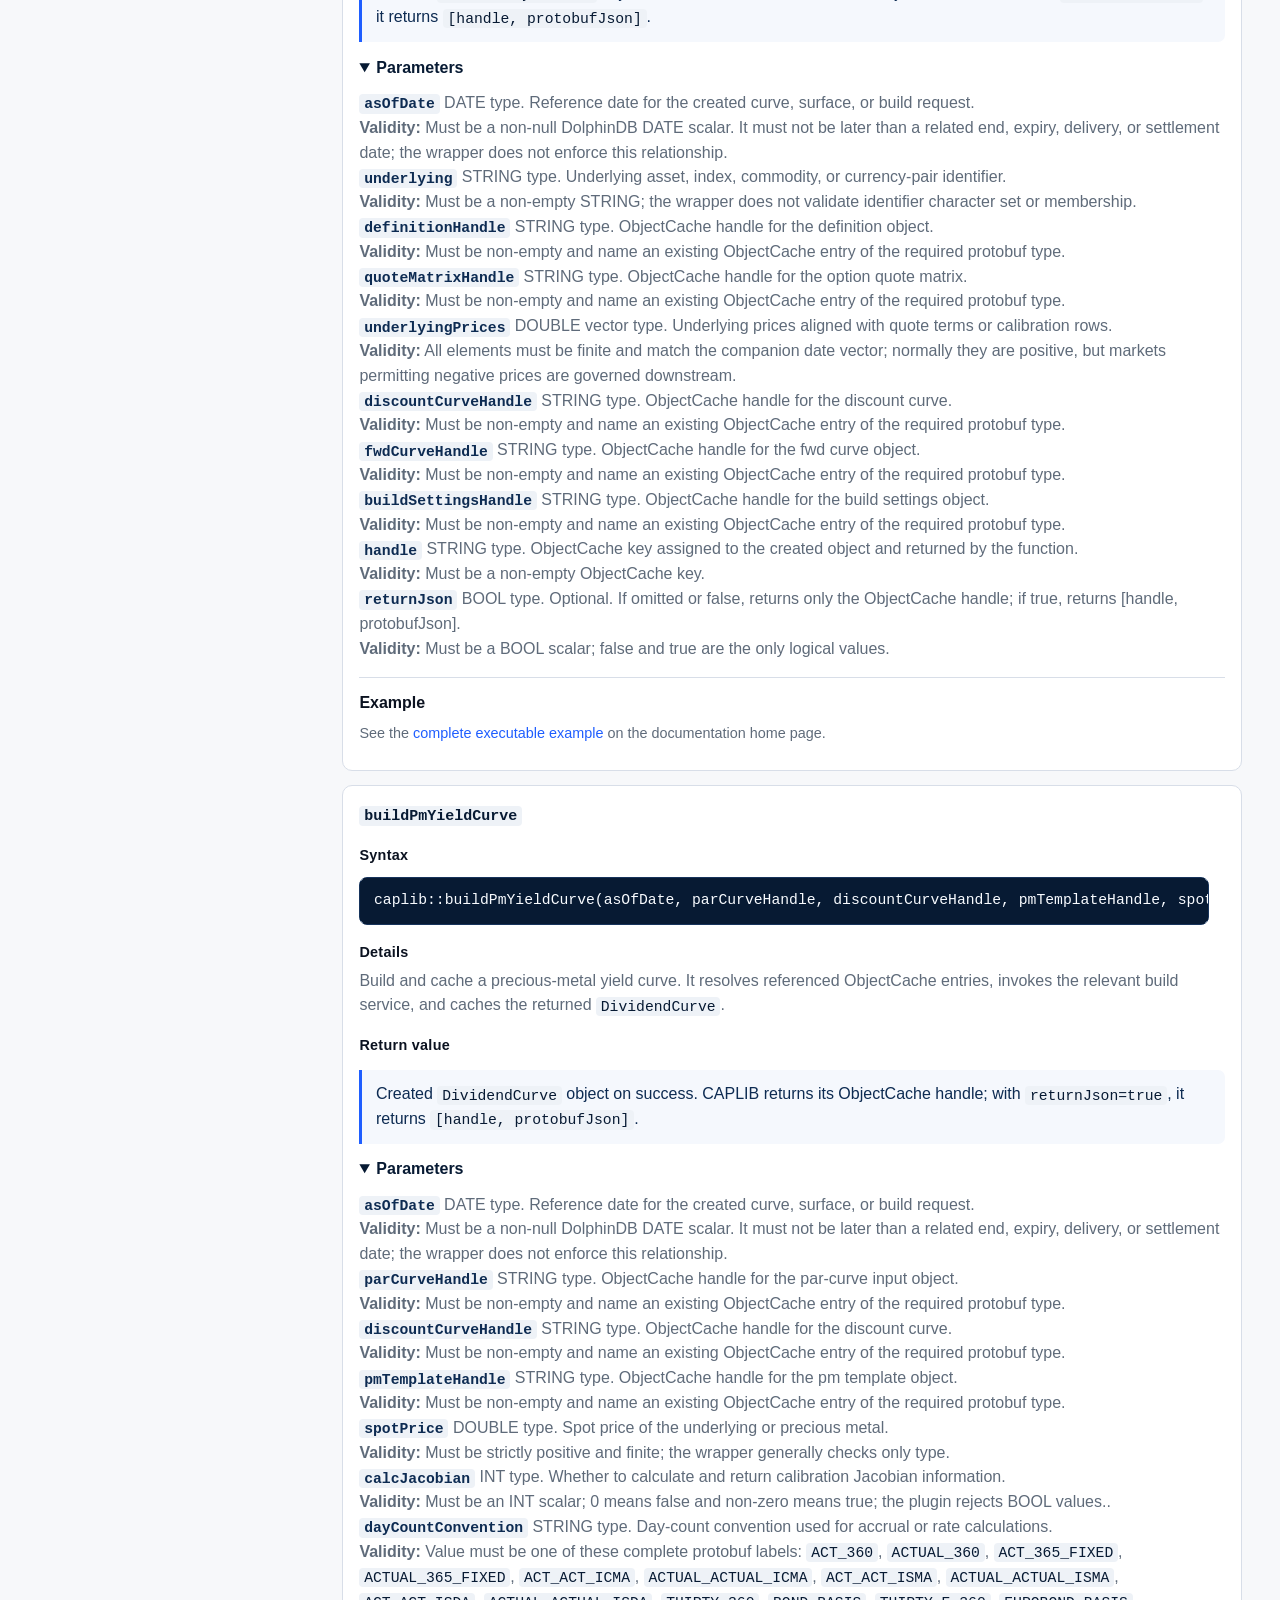
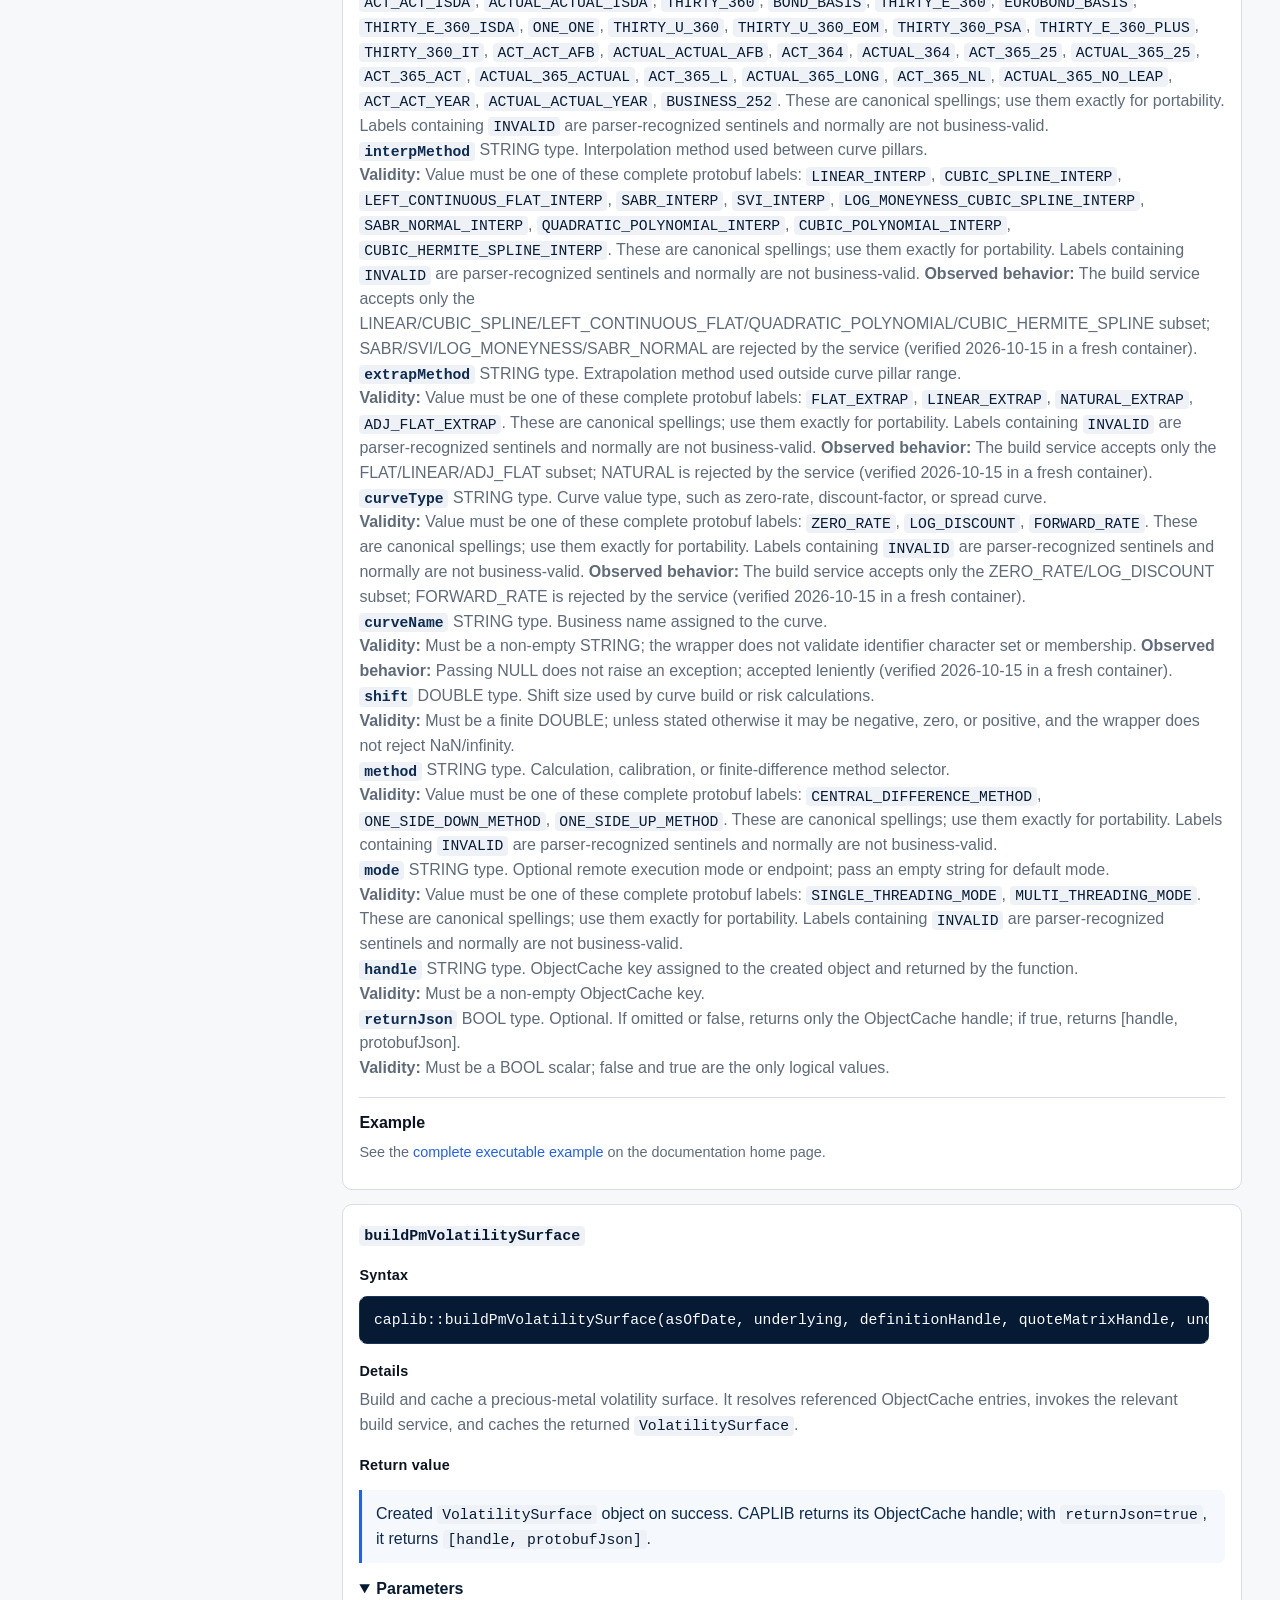
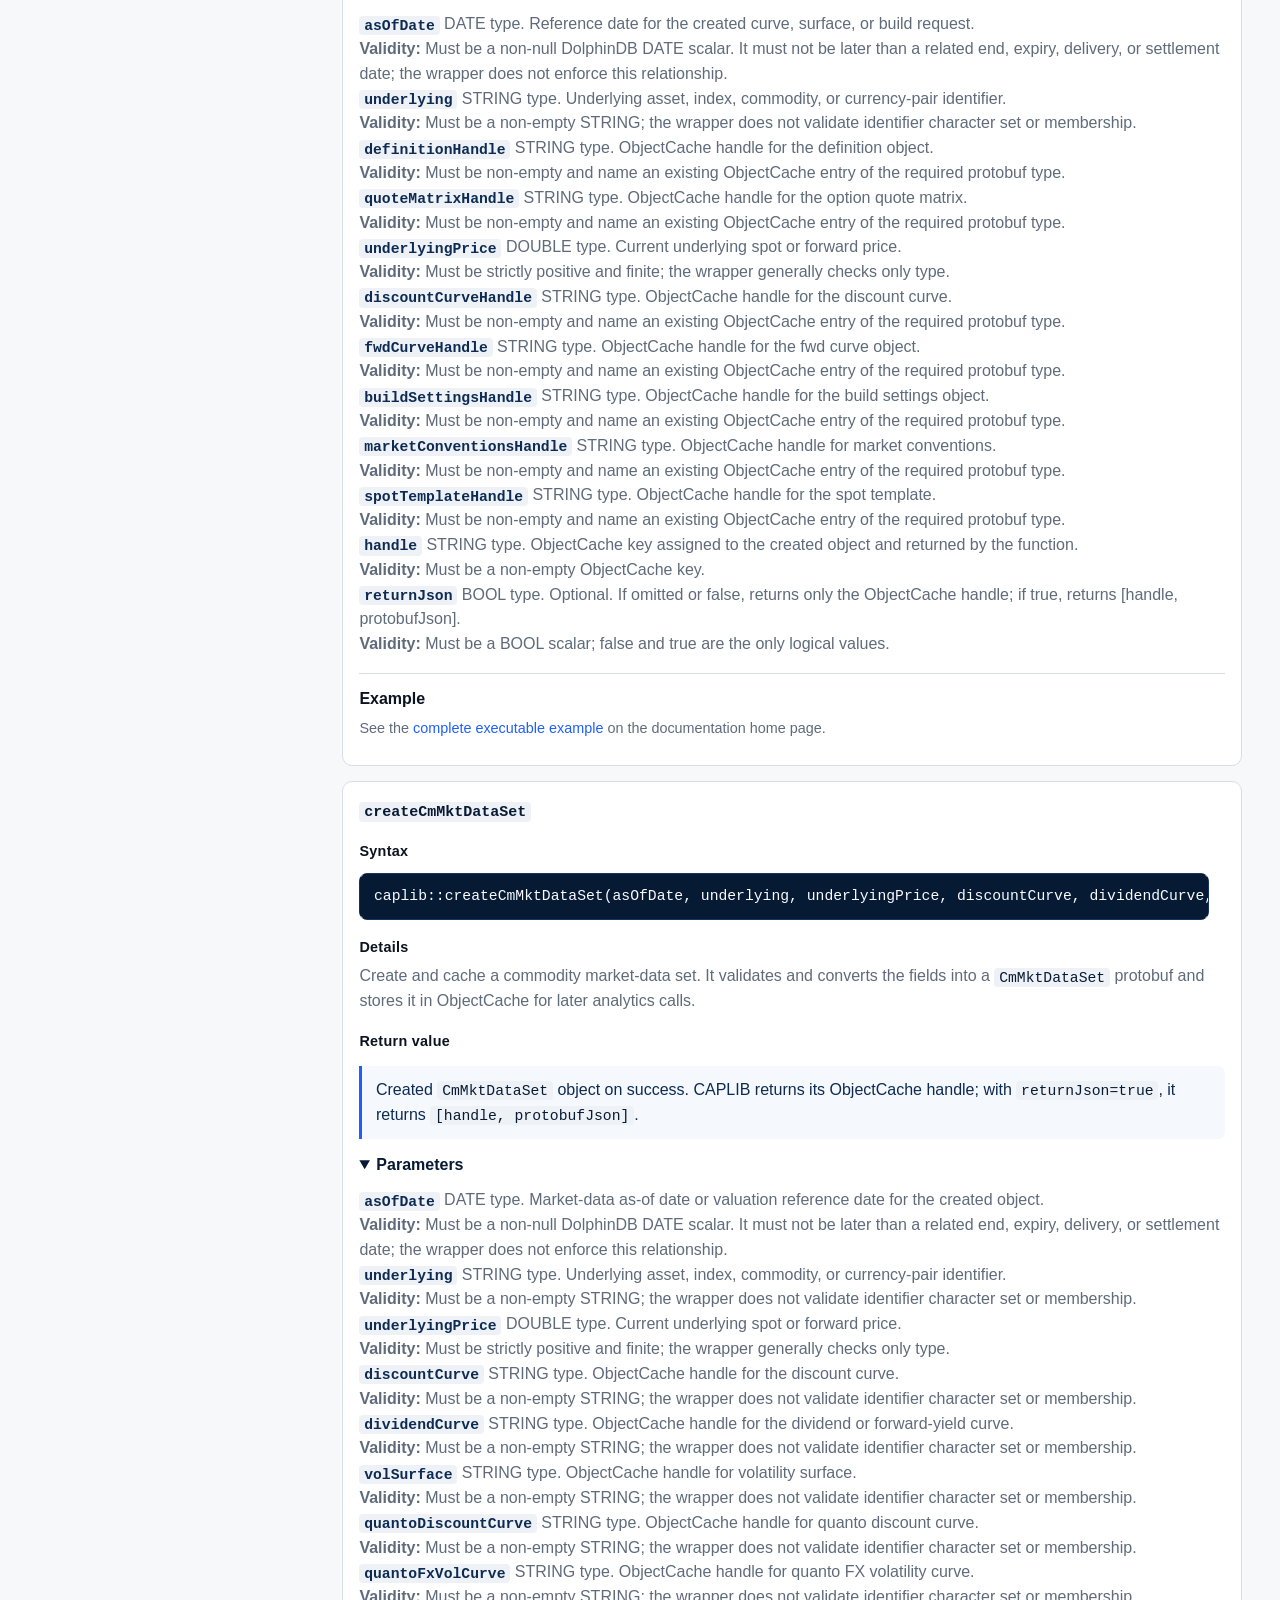
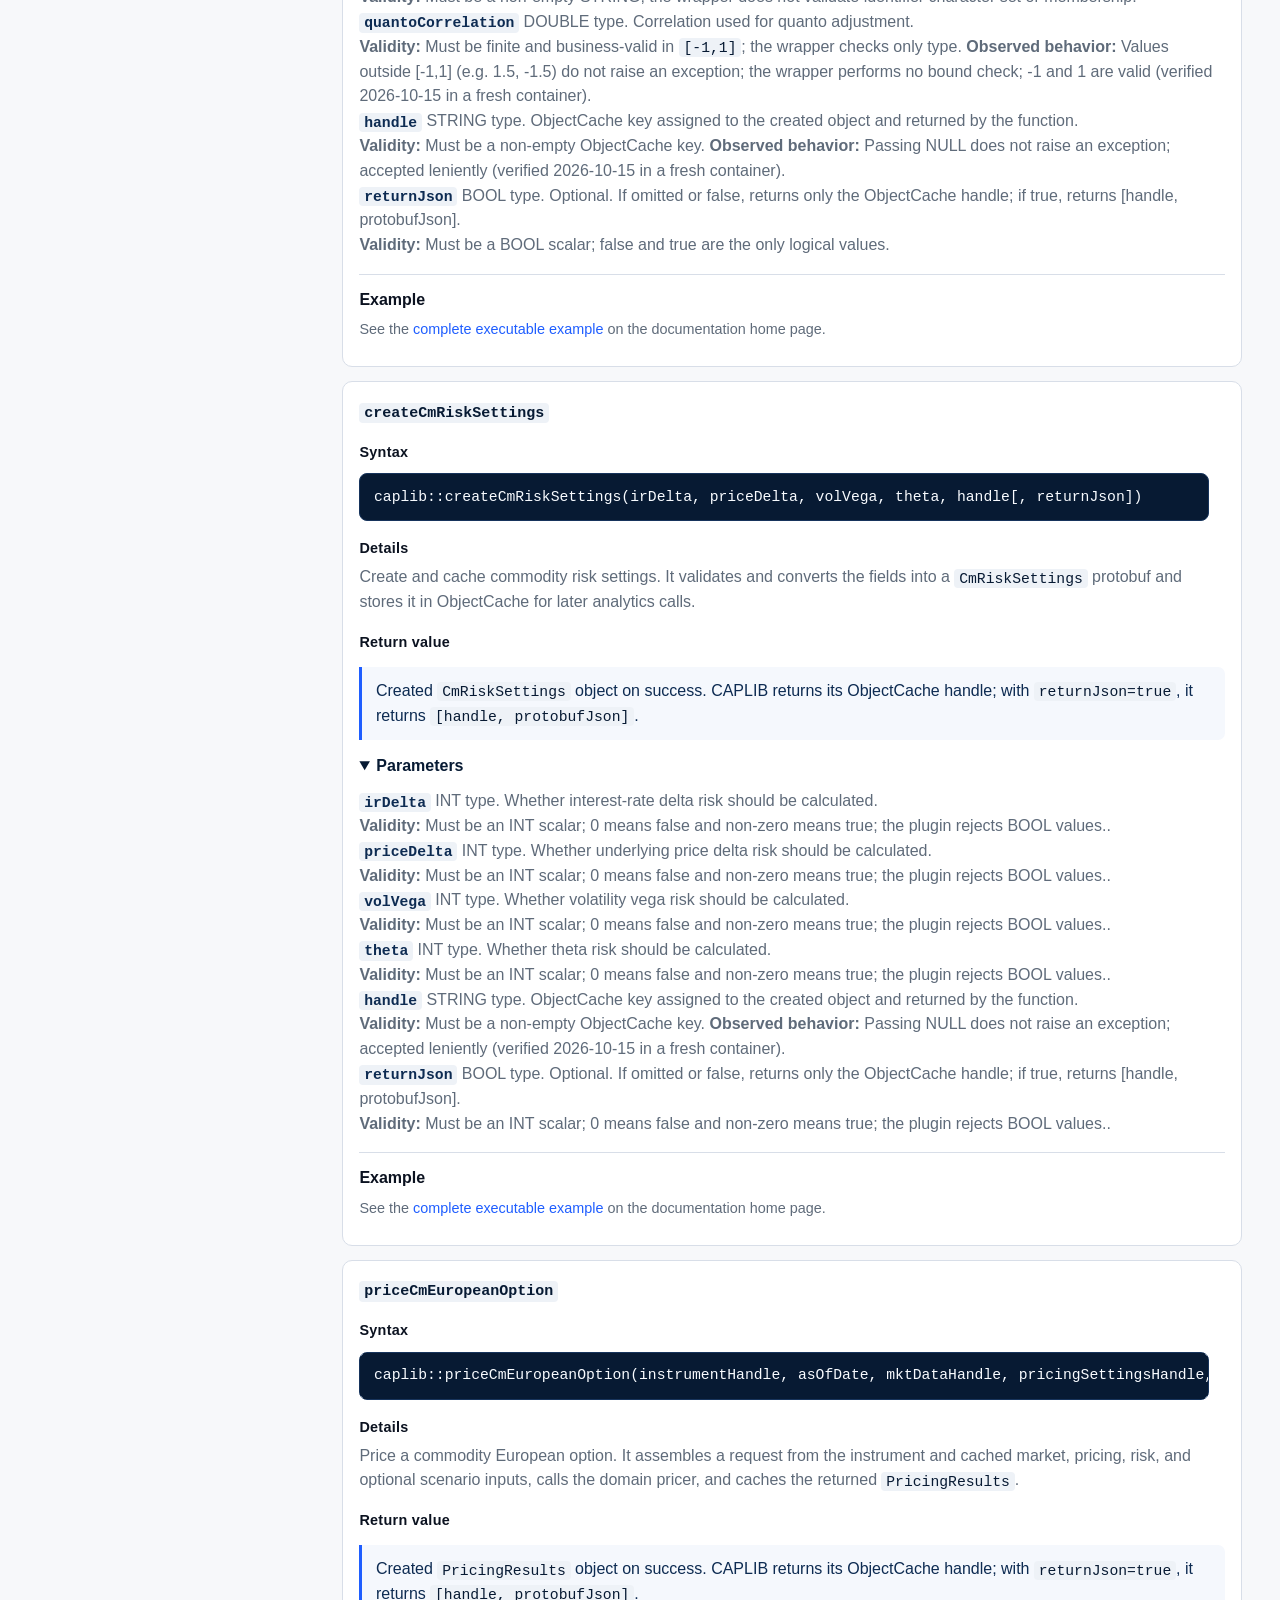
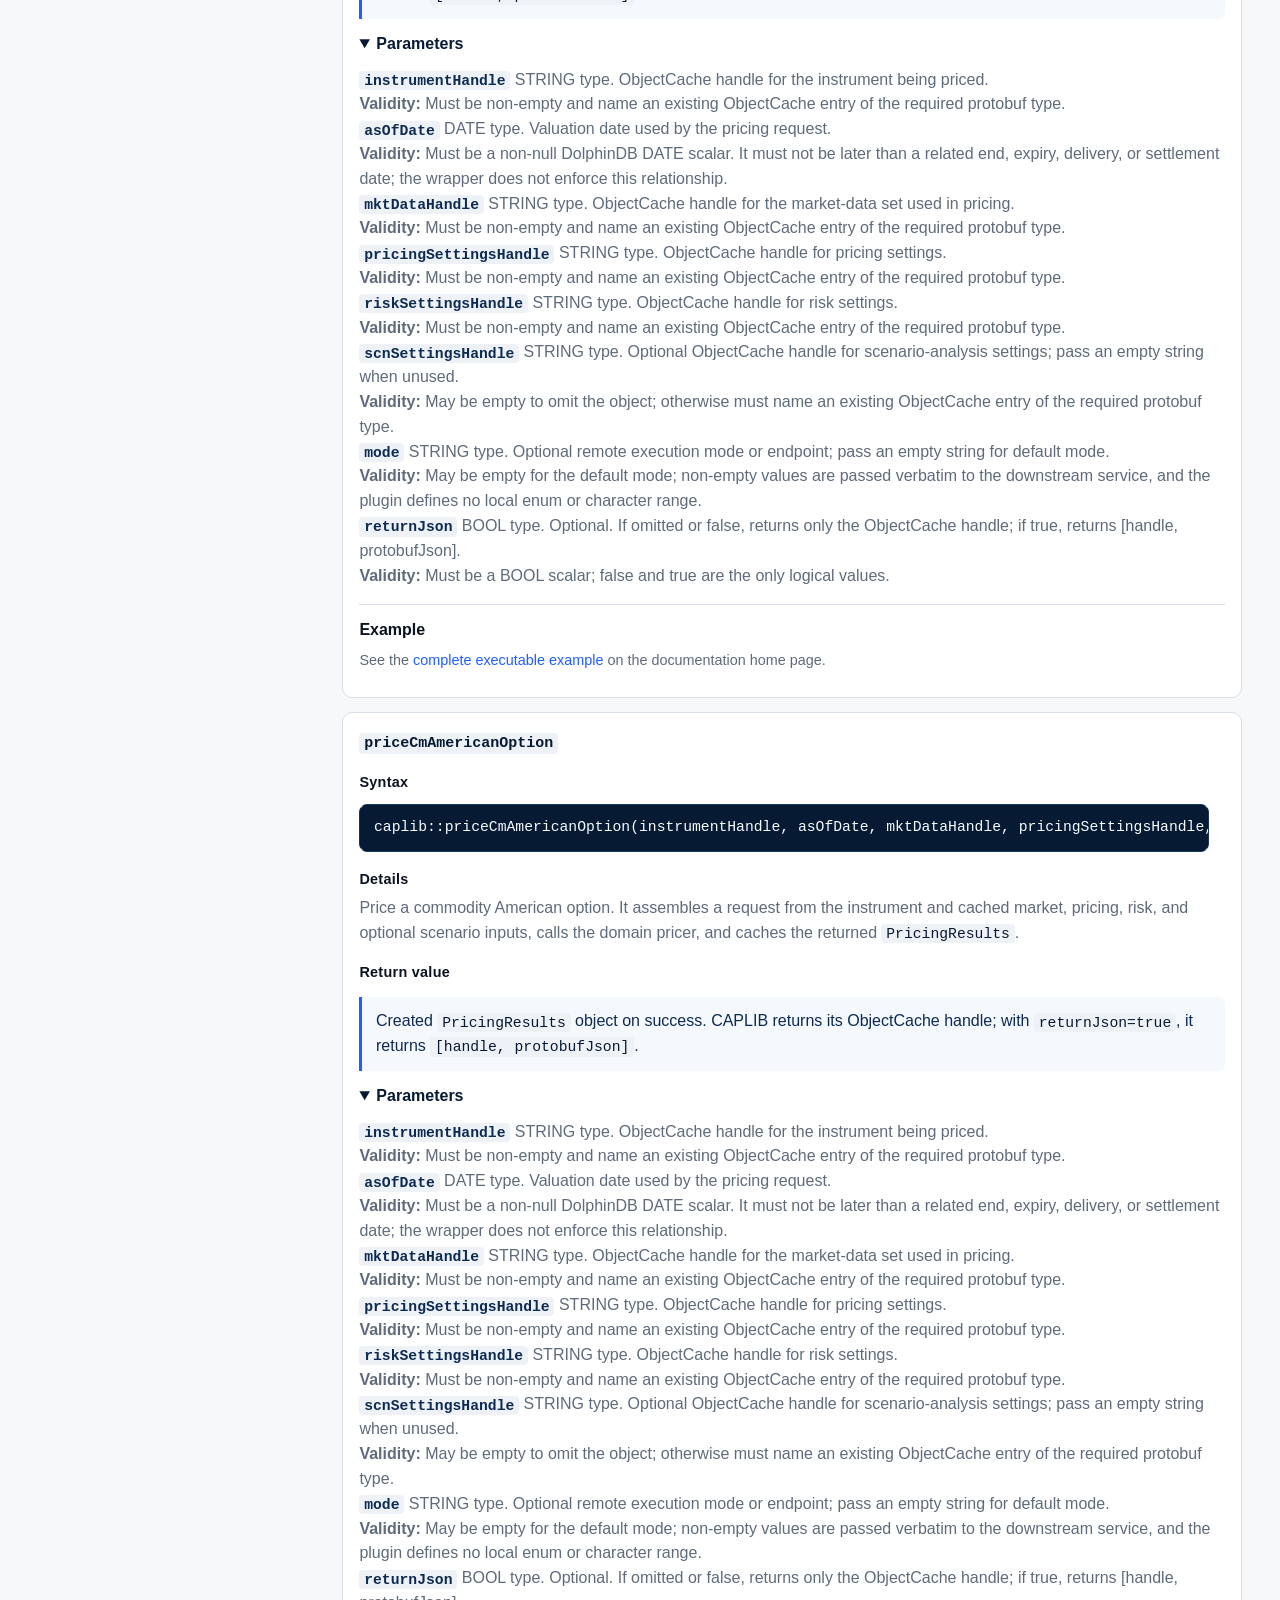
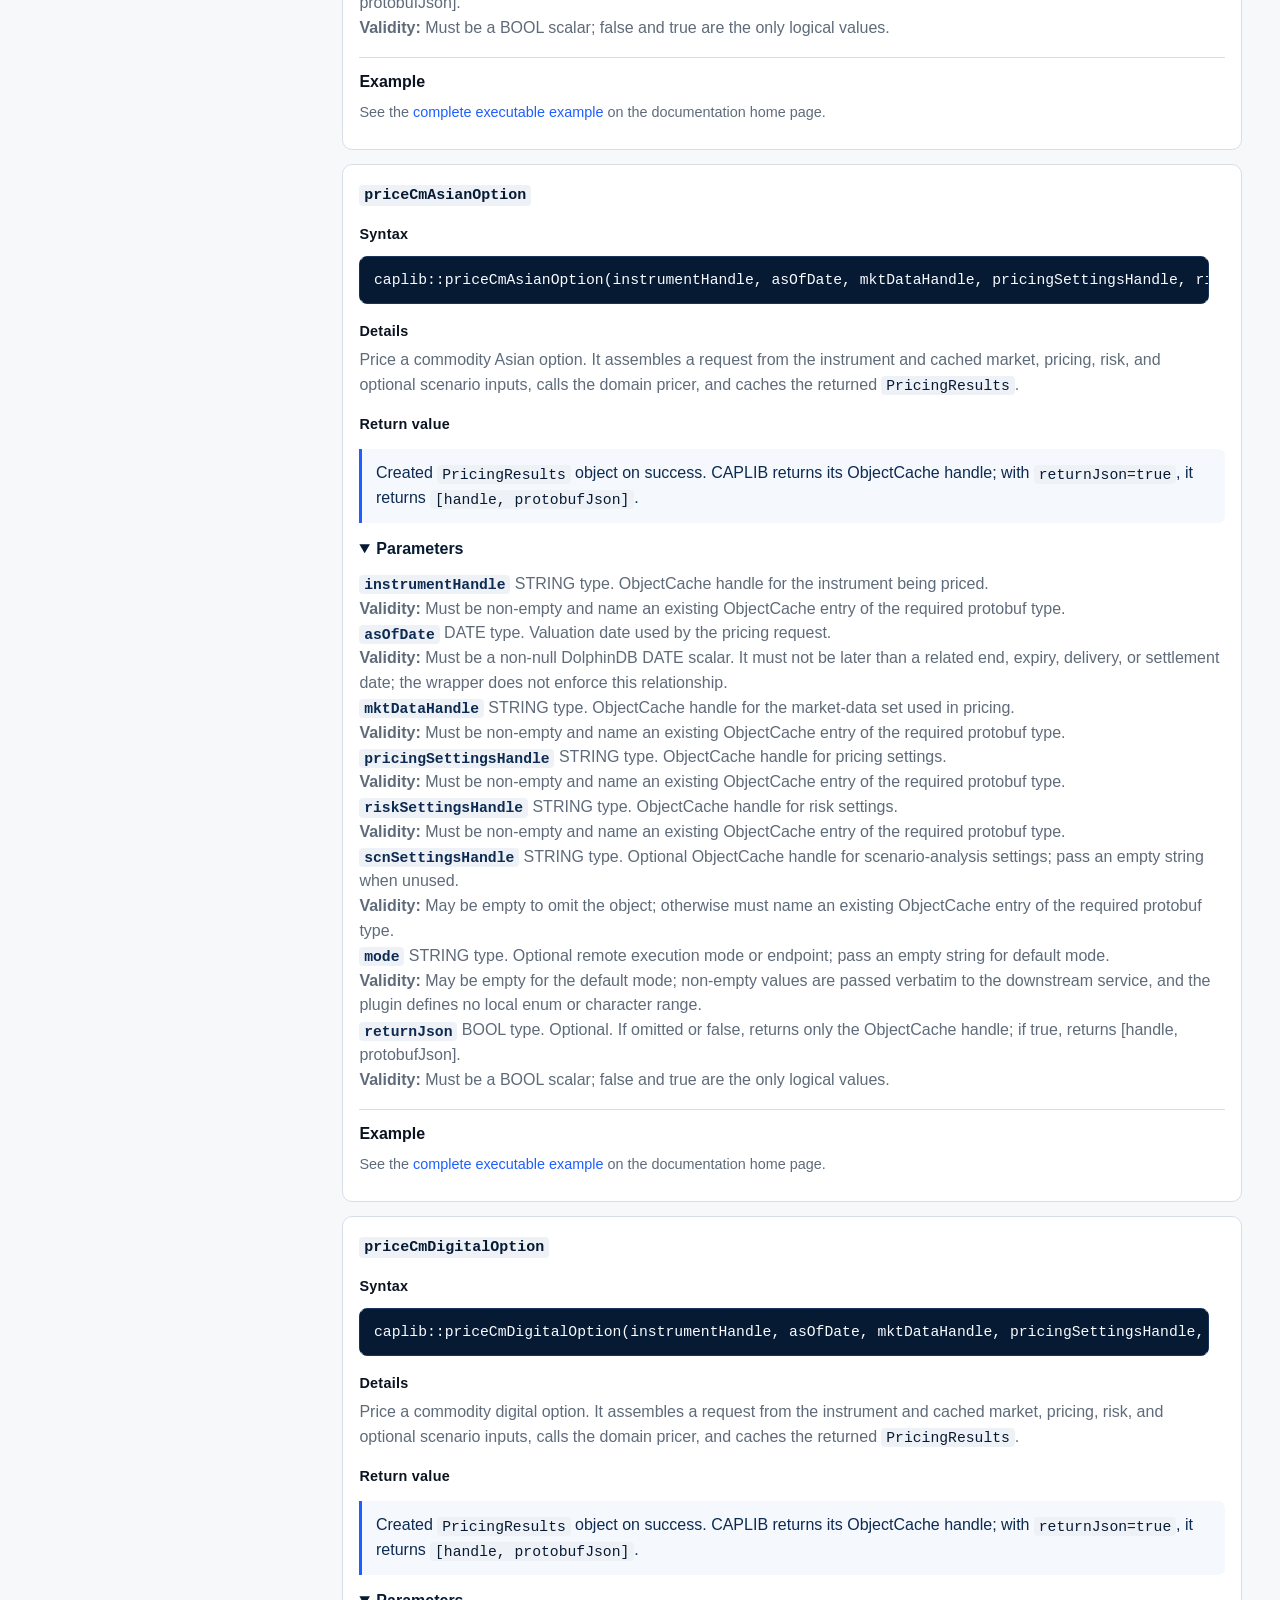
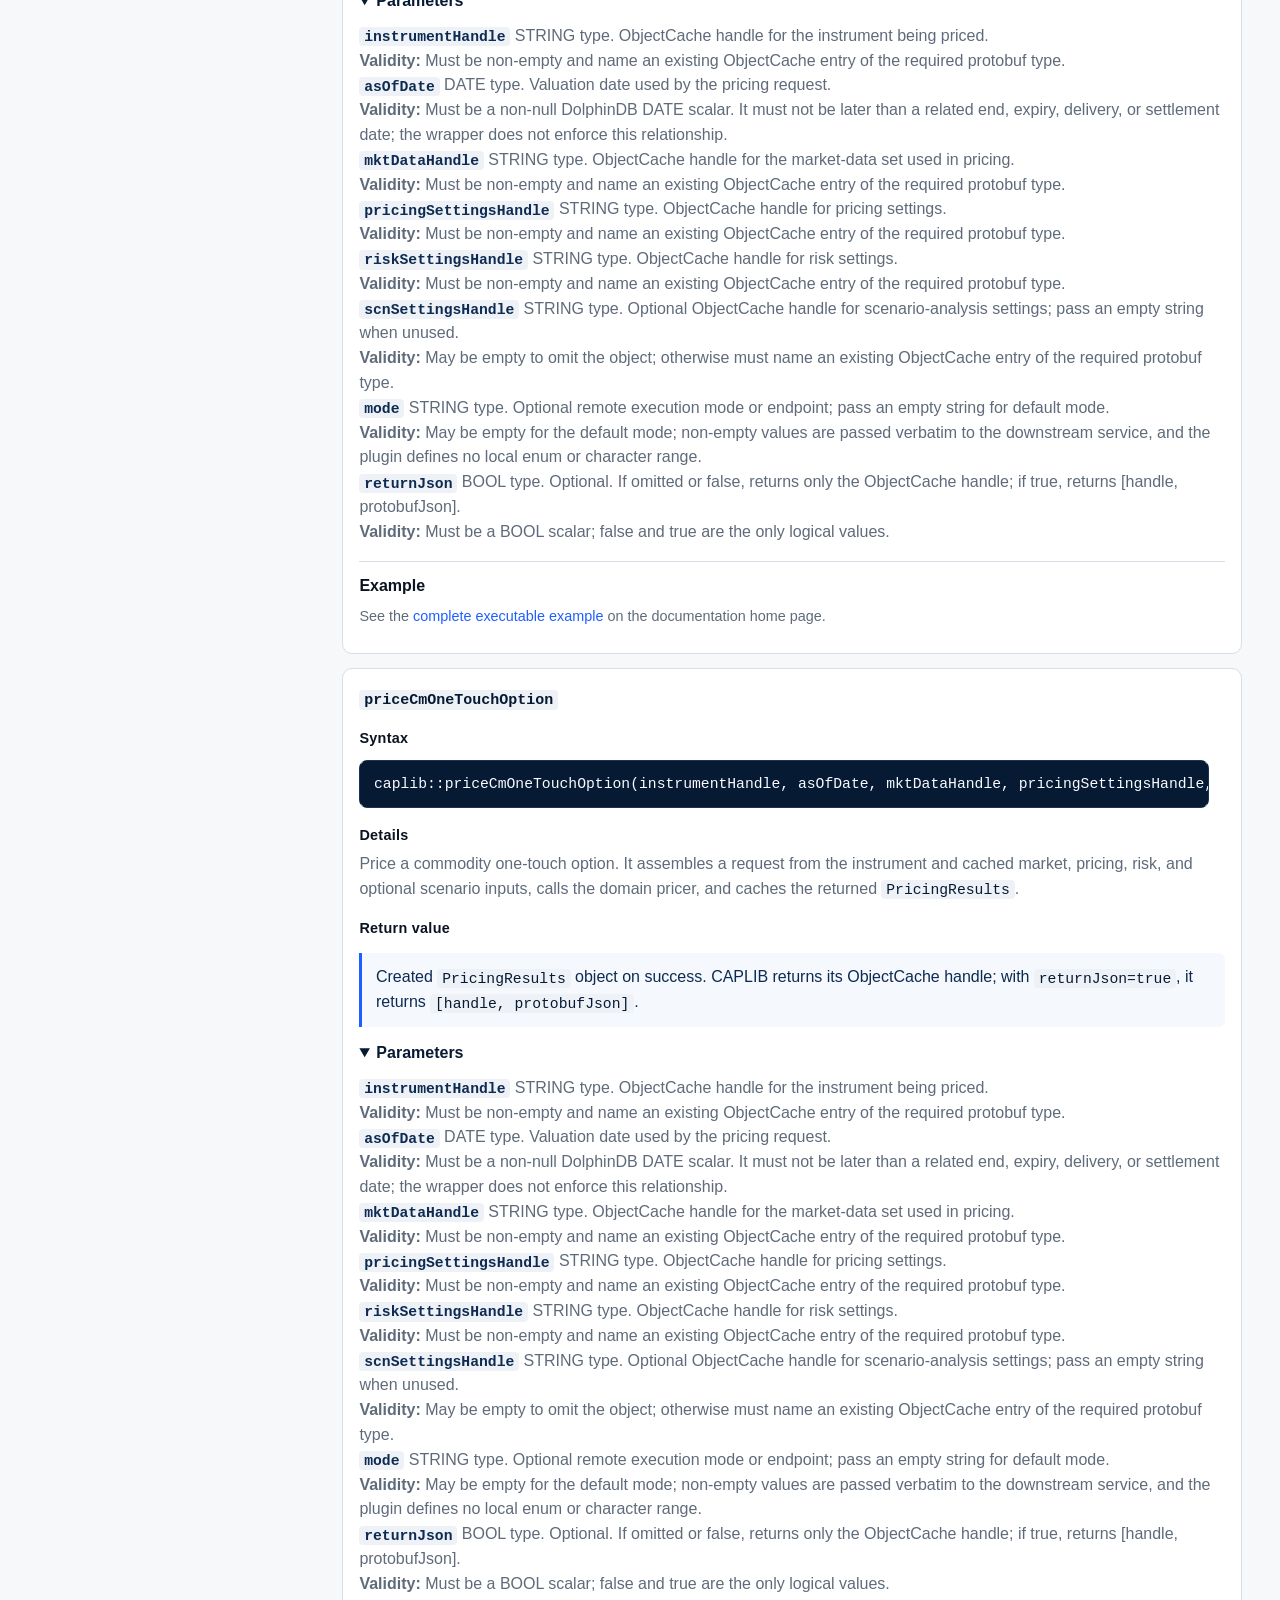
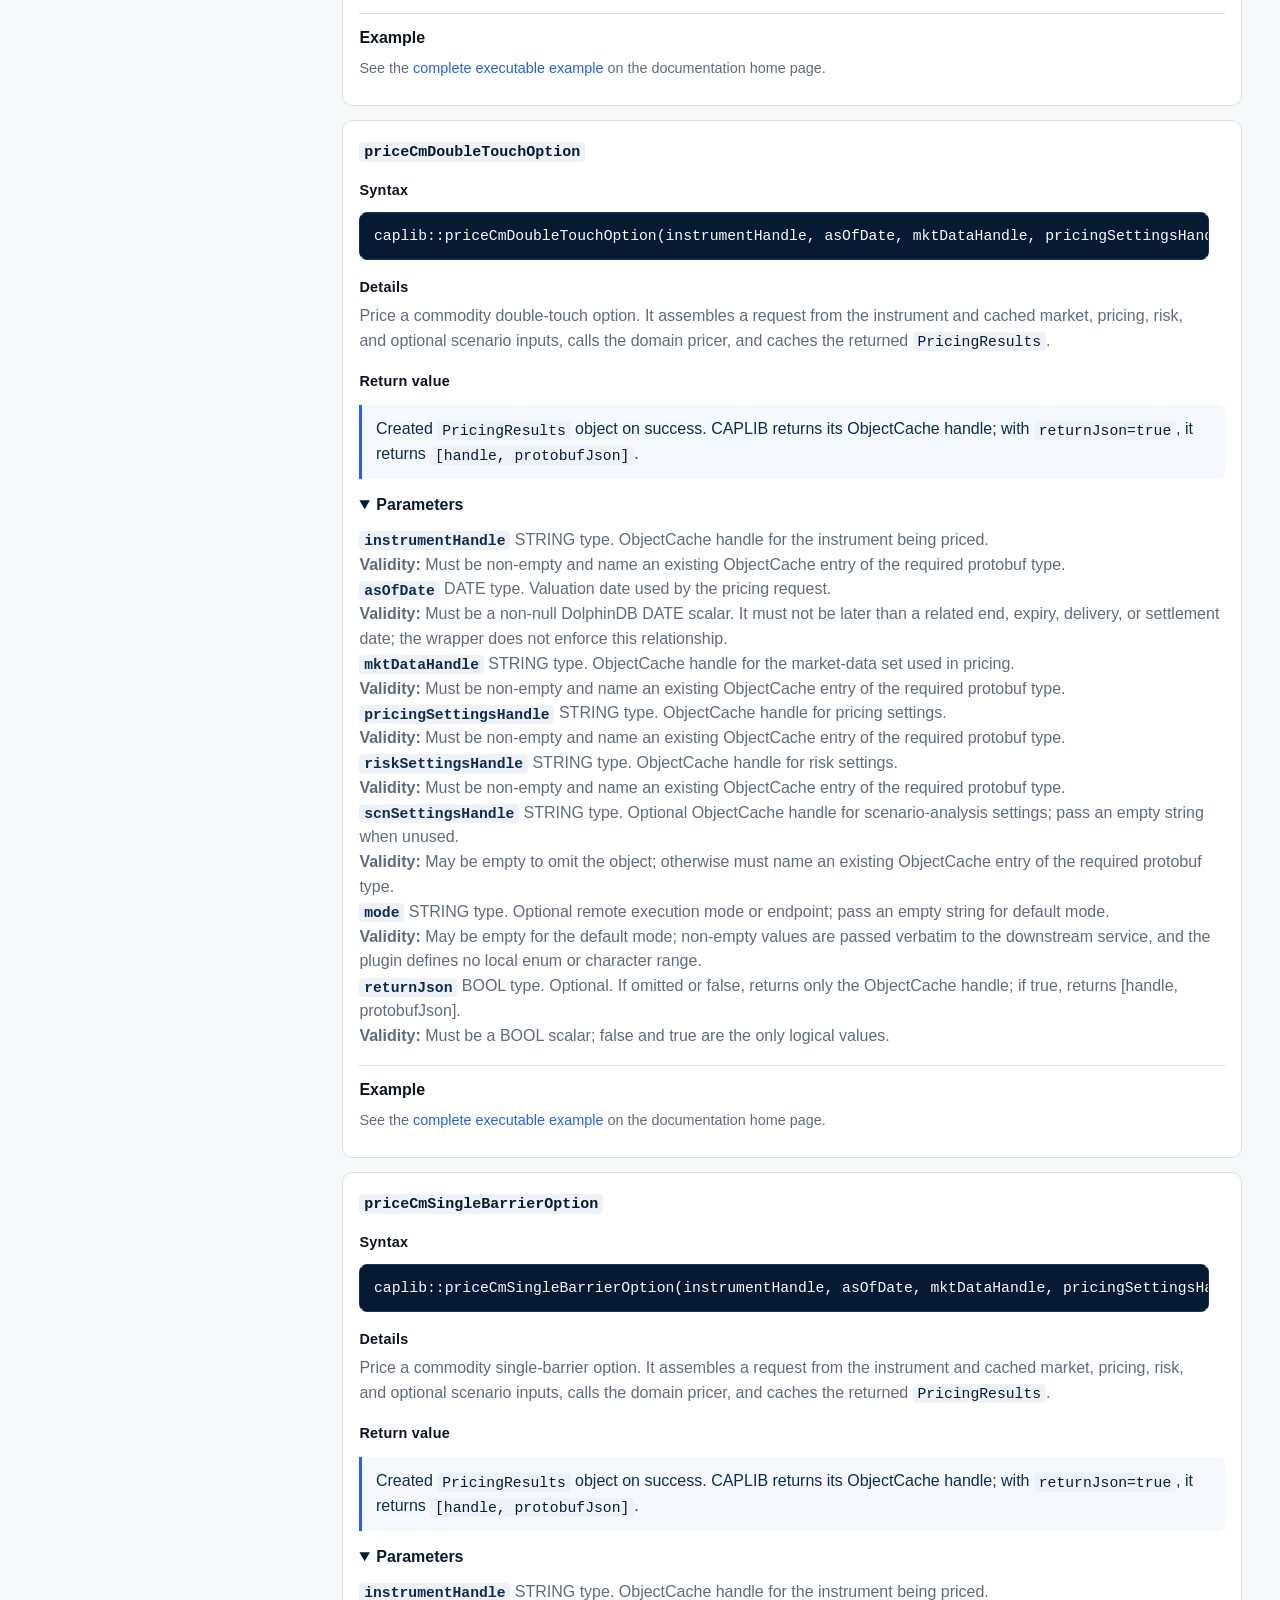
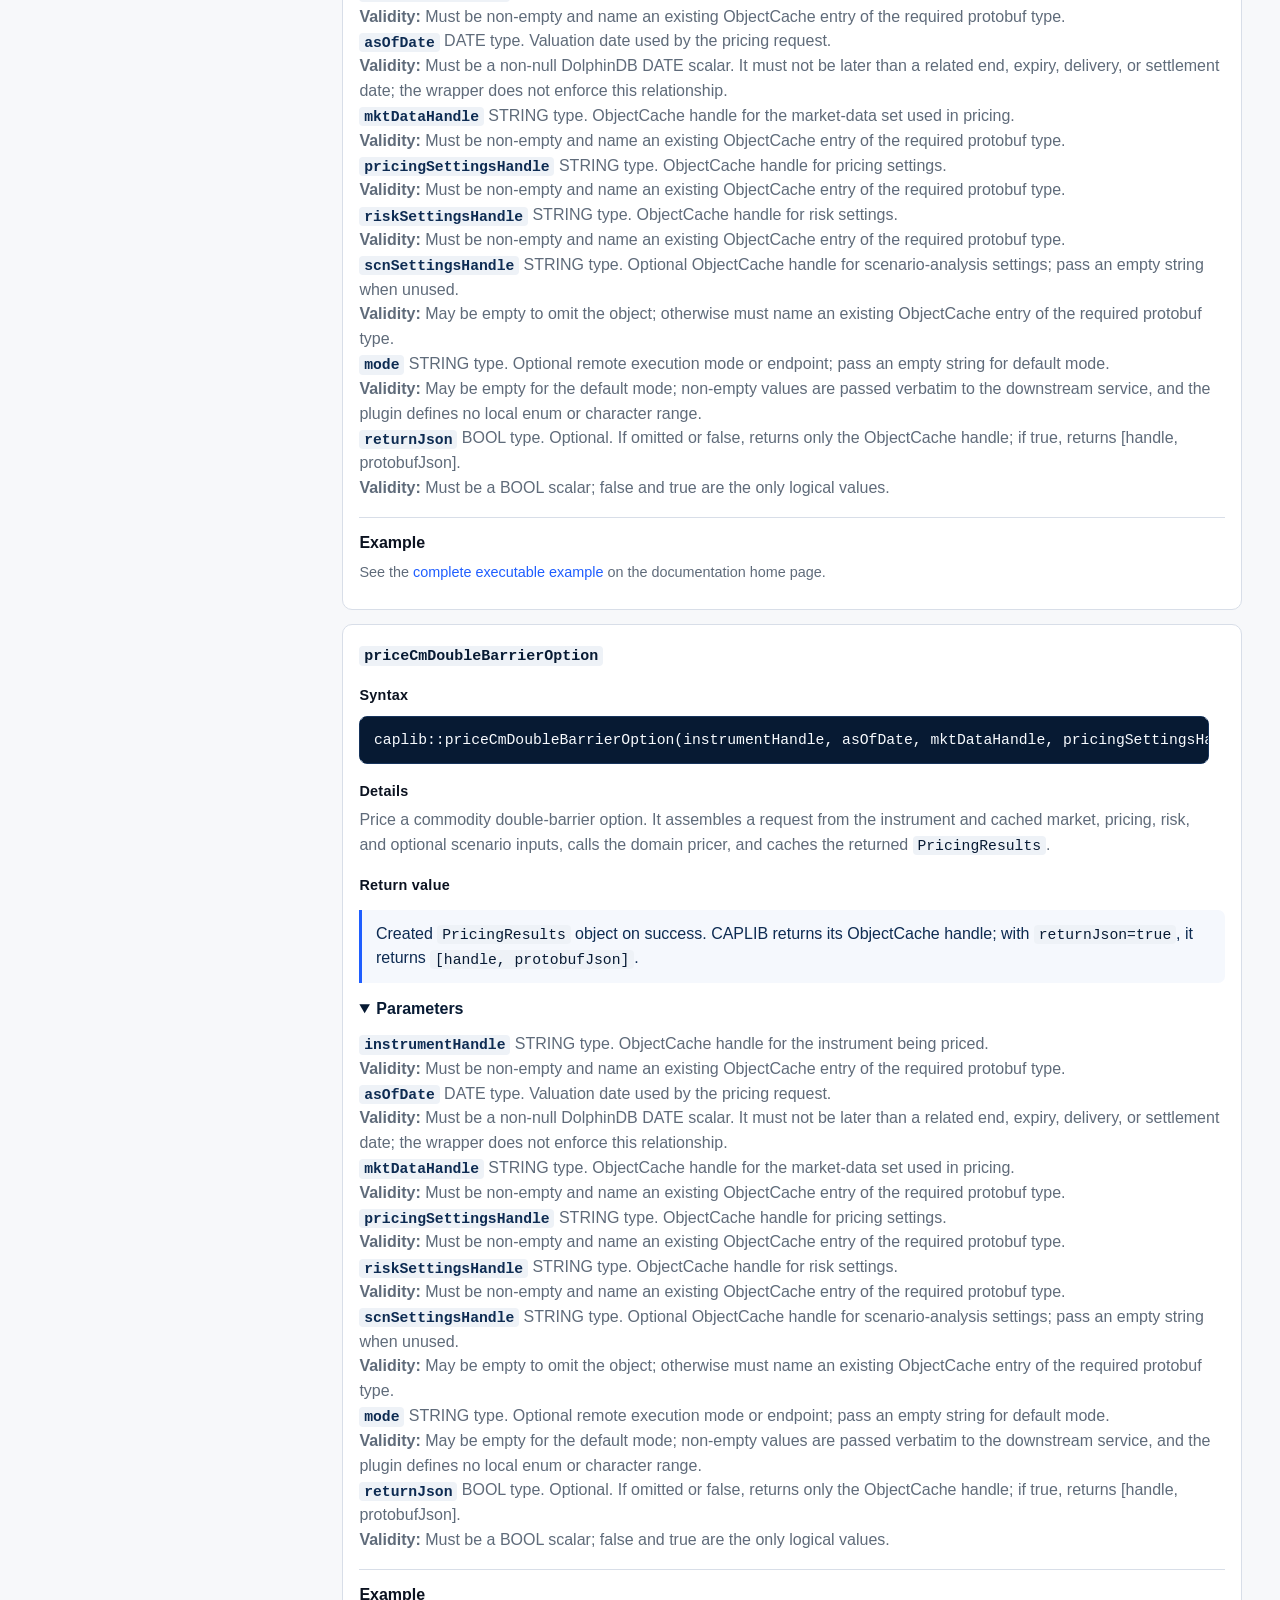
<file: docs/html/commodity.html>
<!doctype html>
<html lang="en">
<head>
  <meta charset="utf-8">
  <meta name="viewport" content="width=device-width, initial-scale=1">
  <title>Commodity | CAPLIB</title>
  <link rel="stylesheet" href="styles.css">
  <link rel="alternate" hreflang="zh-CN" href="zh/commodity.html">
</head>
<body>
  <nav class="top-nav"><a class="brand" href="index.html">CAPLIB</a><span class="top-label">User Guide and API Reference</span><span class="lang-switch"><span class="lang-active">EN</span><a href="zh/commodity.html">中文</a></span></nav>
  <div class="shell">
    <aside class="side-nav"><div class="side-title">Documentation</div><div class="nav-group"><div class="nav-heading">User Guide</div><a class="nav-child" href="index.html#user-guide">Introduction</a><a class="nav-child" href="fixed-income.html#user-guide">Fixed Income</a><a class="nav-child" href="currency.html#user-guide">Currency</a><a class="nav-child active" href="commodity.html#user-guide">Commodity</a><a class="nav-child" href="equity.html#user-guide">Equity</a></div><div class="nav-group"><div class="nav-heading">API Reference</div><a class="nav-child" href="shared.html#api-reference">Common <span>28</span></a><a class="nav-child" href="fixed-income.html#api-reference">Fixed Income <span>56</span></a><a class="nav-child" href="currency.html#api-reference">Currency <span>35</span></a><a class="nav-child active" href="commodity.html#api-reference">Commodity <span>25</span></a><a class="nav-child" href="equity.html#api-reference">Equity <span>36</span></a><a class="nav-child" href="market-risk.html#api-reference">Market Risk <span>4</span></a></div></aside>
    <main class="content">
      <header class="page-header">
        <p class="kicker">DolphinDB caplib plugin</p>
        <h1>Commodity</h1>
        <p class="lede">Commodity and precious-metal market data, quote matrices, volatility surfaces, and pricing.</p>
      </header>
      <section id="user-guide" class="panel"><p class="validity-guide">📘 Full standard documentation (parameter values, error behavior) is in the Markdown version <a href="../DQLIB_DOCUMENTATION.md">DQLIB_DOCUMENTATION.md</a>.</p><h2>User Guide</h2><p>Commodity and precious-metal market data, quote matrices, volatility surfaces, and pricing. This page contains 25 functions. Use the filter to narrow by function name, return type, parameter, or description.</p><p class="validity-guide"><strong>Argument validity:</strong> Each parameter states exact enum labels, selector codes, ranges, positivity, shape, and cross-argument rules. “Wrapper checks” are immediate plugin validation; “business-valid” rules may instead be enforced downstream.</p><p class="validity-guide"><strong>Error behavior:</strong>Every function throws a DolphinDB <code>RuntimeException</code> on failure instead of returning a fallback scalar or partial object. Service calls returning <code>success=false</code> surface the service <code>err_msg</code>; validation, cache-class/handle, parsing, and serialization failures throw as well.</p></section><section class="panel example"><h2>Example</h2><pre><code>loadPlugin(&quot;caplib&quot;)

cmQuoteMatrix = caplib::createCmOptionQuoteMatrix(
    &quot;EUROPEAN&quot;, &quot;FUTURE_UNDERLYING_TYPE&quot;, 2025.01.02,
    [2025.07.02, 2026.01.02], [[&quot;CALL&quot;, &quot;PUT&quot;], [&quot;CALL&quot;, &quot;PUT&quot;]],
    [[100.0, 100.0], [105.0, 105.0]], [[7.1, 6.8], [8.4, 8.0]],
    &quot;AU&quot;, &quot;CM_QUOTES&quot;, true);

pricingResult = caplib::priceCmEuropeanOption(
    &quot;CM_EUROPEAN&quot;, 2025.01.02, &quot;CM_MKT&quot;, &quot;CM_ANALYTICAL&quot;, &quot;CM_RISK&quot;, &quot;&quot;, &quot;&quot;, true);</code></pre></section><div id="api-reference" class="filter-box"><input id="filter" type="search" placeholder="Filter functions on this page"><span id="count"></span></div>
<section class="api-group"><h2>Commodity and precious-metal analytics</h2>

<article class="api-card" data-search="buildcmvolatilitysurface build and cache a commodity volatility surface. referencedate date, underlying string, definitionhandle string, quotematrixhandle string, underlyingprices double[], discountcurvehandle string, fwdcurvehandle string, buildsettingshandle string, handle string handle_or_json returnjson bool">
  <div class="api-card-head">
    <div>
      <a id="buildcmvolatilitysurface"></a>
      <h3><code>buildCmVolatilitySurface</code></h3>
      <h4 class="api-subheading">Syntax</h4>
      <p class="full-signature"><code>caplib::buildCmVolatilitySurface(asOfDate, underlying, definitionHandle, quoteMatrixHandle, underlyingPrices DOUBLE vector, discountCurveHandle, fwdCurveHandle, buildSettingsHandle, handle[, returnJson])</code></p>
      <h4 class="api-subheading">Details</h4>
      <p class="api-description">Build and cache a commodity volatility surface. It resolves referenced ObjectCache entries, invokes the relevant build service, and caches the returned <code>VolatilitySurface</code>.</p>
    </div>

  </div>
  <h4 class="api-subheading">Return value</h4>
  <p class="return-description">Created <code>VolatilitySurface</code> object on success. CAPLIB returns its ObjectCache handle; with <code>returnJson=true</code>, it returns <code>[handle, protobufJson]</code>. </p>
  <details open>
    <summary>Parameters</summary>
    <div class="param-list"><p class="param-item"><code>asOfDate</code> DATE type. Reference date for the created curve, surface, or build request.<br><span class="validity-note"><strong>Validity:</strong> Must be a non-null DolphinDB DATE scalar. It must not be later than a related end, expiry, delivery, or settlement date; the wrapper does not enforce this relationship.</span></p>
<p class="param-item"><code>underlying</code> STRING type. Underlying asset, index, commodity, or currency-pair identifier.<br><span class="validity-note"><strong>Validity:</strong> Must be a non-empty STRING; the wrapper does not validate identifier character set or membership.</span></p>
<p class="param-item"><code>definitionHandle</code> STRING type. ObjectCache handle for the definition object.<br><span class="validity-note"><strong>Validity:</strong> Must be non-empty and name an existing ObjectCache entry of the required protobuf type.</span></p>
<p class="param-item"><code>quoteMatrixHandle</code> STRING type. ObjectCache handle for the option quote matrix.<br><span class="validity-note"><strong>Validity:</strong> Must be non-empty and name an existing ObjectCache entry of the required protobuf type.</span></p>
<p class="param-item"><code>underlyingPrices</code> DOUBLE vector type. Underlying prices aligned with quote terms or calibration rows.<br><span class="validity-note"><strong>Validity:</strong> All elements must be finite and match the companion date vector; normally they are positive, but markets permitting negative prices are governed downstream.</span></p>
<p class="param-item"><code>discountCurveHandle</code> STRING type. ObjectCache handle for the discount curve.<br><span class="validity-note"><strong>Validity:</strong> Must be non-empty and name an existing ObjectCache entry of the required protobuf type.</span></p>
<p class="param-item"><code>fwdCurveHandle</code> STRING type. ObjectCache handle for the fwd curve object.<br><span class="validity-note"><strong>Validity:</strong> Must be non-empty and name an existing ObjectCache entry of the required protobuf type.</span></p>
<p class="param-item"><code>buildSettingsHandle</code> STRING type. ObjectCache handle for the build settings object.<br><span class="validity-note"><strong>Validity:</strong> Must be non-empty and name an existing ObjectCache entry of the required protobuf type.</span></p>
<p class="param-item"><code>handle</code> STRING type. ObjectCache key assigned to the created object and returned by the function.<br><span class="validity-note"><strong>Validity:</strong> Must be a non-empty ObjectCache key.</span></p>
<p class="param-item"><code>returnJson</code> BOOL type. Optional. If omitted or false, returns only the ObjectCache handle; if true, returns [handle, protobufJson].<br><span class="validity-note"><strong>Validity:</strong> Must be a BOOL scalar; false and true are the only logical values.</span></p></div>
  </details>
<div class="api-example"><h4>Example</h4><p>See the <a href="index.html#example">complete executable example</a> on the documentation home page.</p></div>
</article>

<article class="api-card" data-search="buildpmyieldcurve build and cache a precious-metal yield curve. referencedate date, parcurvehandle string, discountcurvehandle string, pmtemplatehandle string, spotprice double, calcjacobian bool, daycount string, interpmethod string, extrapmethod string, curvetype string, curvename string, shift double, method string, mode string, handle string handle_or_json returnjson bool">
  <div class="api-card-head">
    <div>
      <a id="buildpmyieldcurve"></a>
      <h3><code>buildPmYieldCurve</code></h3>
      <h4 class="api-subheading">Syntax</h4>
      <p class="full-signature"><code>caplib::buildPmYieldCurve(asOfDate, parCurveHandle, discountCurveHandle, pmTemplateHandle, spotPrice, calcJacobian, dayCountConvention, interpMethod, extrapMethod, curveType, curveName, shift, method, mode, handle[, returnJson])</code></p>
      <h4 class="api-subheading">Details</h4>
      <p class="api-description">Build and cache a precious-metal yield curve. It resolves referenced ObjectCache entries, invokes the relevant build service, and caches the returned <code>DividendCurve</code>.</p>
    </div>

  </div>
  <h4 class="api-subheading">Return value</h4>
  <p class="return-description">Created <code>DividendCurve</code> object on success. CAPLIB returns its ObjectCache handle; with <code>returnJson=true</code>, it returns <code>[handle, protobufJson]</code>. </p>
  <details open>
    <summary>Parameters</summary>
    <div class="param-list"><p class="param-item"><code>asOfDate</code> DATE type. Reference date for the created curve, surface, or build request.<br><span class="validity-note"><strong>Validity:</strong> Must be a non-null DolphinDB DATE scalar. It must not be later than a related end, expiry, delivery, or settlement date; the wrapper does not enforce this relationship.</span></p>
<p class="param-item"><code>parCurveHandle</code> STRING type. ObjectCache handle for the par-curve input object.<br><span class="validity-note"><strong>Validity:</strong> Must be non-empty and name an existing ObjectCache entry of the required protobuf type.</span></p>
<p class="param-item"><code>discountCurveHandle</code> STRING type. ObjectCache handle for the discount curve.<br><span class="validity-note"><strong>Validity:</strong> Must be non-empty and name an existing ObjectCache entry of the required protobuf type.</span></p>
<p class="param-item"><code>pmTemplateHandle</code> STRING type. ObjectCache handle for the pm template object.<br><span class="validity-note"><strong>Validity:</strong> Must be non-empty and name an existing ObjectCache entry of the required protobuf type.</span></p>
<p class="param-item"><code>spotPrice</code> DOUBLE type. Spot price of the underlying or precious metal.<br><span class="validity-note"><strong>Validity:</strong> Must be strictly positive and finite; the wrapper generally checks only type.</span></p>
<p class="param-item"><code>calcJacobian</code> INT type. Whether to calculate and return calibration Jacobian information.<br><span class="validity-note"><strong>Validity:</strong> Must be an INT scalar; 0 means false and non-zero means true; the plugin rejects BOOL values..</span></p>
<p class="param-item"><code>dayCountConvention</code> STRING type. Day-count convention used for accrual or rate calculations.<br><span class="validity-note"><strong>Validity:</strong> Value must be one of these complete protobuf labels: <code>ACT_360</code>, <code>ACTUAL_360</code>, <code>ACT_365_FIXED</code>, <code>ACTUAL_365_FIXED</code>, <code>ACT_ACT_ICMA</code>, <code>ACTUAL_ACTUAL_ICMA</code>, <code>ACT_ACT_ISMA</code>, <code>ACTUAL_ACTUAL_ISMA</code>, <code>ACT_ACT_ISDA</code>, <code>ACTUAL_ACTUAL_ISDA</code>, <code>THIRTY_360</code>, <code>BOND_BASIS</code>, <code>THIRTY_E_360</code>, <code>EUROBOND_BASIS</code>, <code>THIRTY_E_360_ISDA</code>, <code>ONE_ONE</code>, <code>THIRTY_U_360</code>, <code>THIRTY_U_360_EOM</code>, <code>THIRTY_360_PSA</code>, <code>THIRTY_E_360_PLUS</code>, <code>THIRTY_360_IT</code>, <code>ACT_ACT_AFB</code>, <code>ACTUAL_ACTUAL_AFB</code>, <code>ACT_364</code>, <code>ACTUAL_364</code>, <code>ACT_365_25</code>, <code>ACTUAL_365_25</code>, <code>ACT_365_ACT</code>, <code>ACTUAL_365_ACTUAL</code>, <code>ACT_365_L</code>, <code>ACTUAL_365_LONG</code>, <code>ACT_365_NL</code>, <code>ACTUAL_365_NO_LEAP</code>, <code>ACT_ACT_YEAR</code>, <code>ACTUAL_ACTUAL_YEAR</code>, <code>BUSINESS_252</code>. These are canonical spellings; use them exactly for portability. Labels containing <code>INVALID</code> are parser-recognized sentinels and normally are not business-valid.</span></p>
<p class="param-item"><code>interpMethod</code> STRING type. Interpolation method used between curve pillars.<br><span class="validity-note"><strong>Validity:</strong> Value must be one of these complete protobuf labels: <code>LINEAR_INTERP</code>, <code>CUBIC_SPLINE_INTERP</code>, <code>LEFT_CONTINUOUS_FLAT_INTERP</code>, <code>SABR_INTERP</code>, <code>SVI_INTERP</code>, <code>LOG_MONEYNESS_CUBIC_SPLINE_INTERP</code>, <code>SABR_NORMAL_INTERP</code>, <code>QUADRATIC_POLYNOMIAL_INTERP</code>, <code>CUBIC_POLYNOMIAL_INTERP</code>, <code>CUBIC_HERMITE_SPLINE_INTERP</code>. These are canonical spellings; use them exactly for portability. Labels containing <code>INVALID</code> are parser-recognized sentinels and normally are not business-valid. <span class="validity-note"><strong>Observed behavior:</strong> The build service accepts only the LINEAR/CUBIC_SPLINE/LEFT_CONTINUOUS_FLAT/QUADRATIC_POLYNOMIAL/CUBIC_HERMITE_SPLINE subset; SABR/SVI/LOG_MONEYNESS/SABR_NORMAL are rejected by the service (verified 2026-10-15 in a fresh container).</span></span></p>
<p class="param-item"><code>extrapMethod</code> STRING type. Extrapolation method used outside curve pillar range.<br><span class="validity-note"><strong>Validity:</strong> Value must be one of these complete protobuf labels: <code>FLAT_EXTRAP</code>, <code>LINEAR_EXTRAP</code>, <code>NATURAL_EXTRAP</code>, <code>ADJ_FLAT_EXTRAP</code>. These are canonical spellings; use them exactly for portability. Labels containing <code>INVALID</code> are parser-recognized sentinels and normally are not business-valid. <span class="validity-note"><strong>Observed behavior:</strong> The build service accepts only the FLAT/LINEAR/ADJ_FLAT subset; NATURAL is rejected by the service (verified 2026-10-15 in a fresh container).</span></span></p>
<p class="param-item"><code>curveType</code> STRING type. Curve value type, such as zero-rate, discount-factor, or spread curve.<br><span class="validity-note"><strong>Validity:</strong> Value must be one of these complete protobuf labels: <code>ZERO_RATE</code>, <code>LOG_DISCOUNT</code>, <code>FORWARD_RATE</code>. These are canonical spellings; use them exactly for portability. Labels containing <code>INVALID</code> are parser-recognized sentinels and normally are not business-valid. <span class="validity-note"><strong>Observed behavior:</strong> The build service accepts only the ZERO_RATE/LOG_DISCOUNT subset; FORWARD_RATE is rejected by the service (verified 2026-10-15 in a fresh container).</span></span></p>
<p class="param-item"><code>curveName</code> STRING type. Business name assigned to the curve.<br><span class="validity-note"><strong>Validity:</strong> Must be a non-empty STRING; the wrapper does not validate identifier character set or membership. <span class="validity-note"><strong>Observed behavior:</strong> Passing NULL does not raise an exception; accepted leniently (verified 2026-10-15 in a fresh container).</span></span></p>
<p class="param-item"><code>shift</code> DOUBLE type. Shift size used by curve build or risk calculations.<br><span class="validity-note"><strong>Validity:</strong> Must be a finite DOUBLE; unless stated otherwise it may be negative, zero, or positive, and the wrapper does not reject NaN/infinity.</span></p>
<p class="param-item"><code>method</code> STRING type. Calculation, calibration, or finite-difference method selector.<br><span class="validity-note"><strong>Validity:</strong> Value must be one of these complete protobuf labels: <code>CENTRAL_DIFFERENCE_METHOD</code>, <code>ONE_SIDE_DOWN_METHOD</code>, <code>ONE_SIDE_UP_METHOD</code>. These are canonical spellings; use them exactly for portability. Labels containing <code>INVALID</code> are parser-recognized sentinels and normally are not business-valid.</span></p>
<p class="param-item"><code>mode</code> STRING type. Optional remote execution mode or endpoint; pass an empty string for default mode.<br><span class="validity-note"><strong>Validity:</strong> Value must be one of these complete protobuf labels: <code>SINGLE_THREADING_MODE</code>, <code>MULTI_THREADING_MODE</code>. These are canonical spellings; use them exactly for portability. Labels containing <code>INVALID</code> are parser-recognized sentinels and normally are not business-valid.</span></p>
<p class="param-item"><code>handle</code> STRING type. ObjectCache key assigned to the created object and returned by the function.<br><span class="validity-note"><strong>Validity:</strong> Must be a non-empty ObjectCache key.</span></p>
<p class="param-item"><code>returnJson</code> BOOL type. Optional. If omitted or false, returns only the ObjectCache handle; if true, returns [handle, protobufJson].<br><span class="validity-note"><strong>Validity:</strong> Must be a BOOL scalar; false and true are the only logical values.</span></p></div>
  </details>
<div class="api-example"><h4>Example</h4><p>See the <a href="index.html#example">complete executable example</a> on the documentation home page.</p></div>
</article>

<article class="api-card" data-search="buildpmvolatilitysurface build and cache a precious-metal volatility surface. referencedate date, underlying string, definitionhandle string, quotematrixhandle string, underlyingprice double, discountcurvehandle string, fwdcurvehandle string, buildsettingshandle string, marketconventionshandle string, spottemplatehandle string, handle string handle_or_json returnjson bool">
  <div class="api-card-head">
    <div>
      <a id="buildpmvolatilitysurface"></a>
      <h3><code>buildPmVolatilitySurface</code></h3>
      <h4 class="api-subheading">Syntax</h4>
      <p class="full-signature"><code>caplib::buildPmVolatilitySurface(asOfDate, underlying, definitionHandle, quoteMatrixHandle, underlyingPrice, discountCurveHandle, fwdCurveHandle, buildSettingsHandle, marketConventionsHandle, spotTemplateHandle, handle[, returnJson])</code></p>
      <h4 class="api-subheading">Details</h4>
      <p class="api-description">Build and cache a precious-metal volatility surface. It resolves referenced ObjectCache entries, invokes the relevant build service, and caches the returned <code>VolatilitySurface</code>.</p>
    </div>

  </div>
  <h4 class="api-subheading">Return value</h4>
  <p class="return-description">Created <code>VolatilitySurface</code> object on success. CAPLIB returns its ObjectCache handle; with <code>returnJson=true</code>, it returns <code>[handle, protobufJson]</code>. </p>
  <details open>
    <summary>Parameters</summary>
    <div class="param-list"><p class="param-item"><code>asOfDate</code> DATE type. Reference date for the created curve, surface, or build request.<br><span class="validity-note"><strong>Validity:</strong> Must be a non-null DolphinDB DATE scalar. It must not be later than a related end, expiry, delivery, or settlement date; the wrapper does not enforce this relationship.</span></p>
<p class="param-item"><code>underlying</code> STRING type. Underlying asset, index, commodity, or currency-pair identifier.<br><span class="validity-note"><strong>Validity:</strong> Must be a non-empty STRING; the wrapper does not validate identifier character set or membership.</span></p>
<p class="param-item"><code>definitionHandle</code> STRING type. ObjectCache handle for the definition object.<br><span class="validity-note"><strong>Validity:</strong> Must be non-empty and name an existing ObjectCache entry of the required protobuf type.</span></p>
<p class="param-item"><code>quoteMatrixHandle</code> STRING type. ObjectCache handle for the option quote matrix.<br><span class="validity-note"><strong>Validity:</strong> Must be non-empty and name an existing ObjectCache entry of the required protobuf type.</span></p>
<p class="param-item"><code>underlyingPrice</code> DOUBLE type. Current underlying spot or forward price.<br><span class="validity-note"><strong>Validity:</strong> Must be strictly positive and finite; the wrapper generally checks only type.</span></p>
<p class="param-item"><code>discountCurveHandle</code> STRING type. ObjectCache handle for the discount curve.<br><span class="validity-note"><strong>Validity:</strong> Must be non-empty and name an existing ObjectCache entry of the required protobuf type.</span></p>
<p class="param-item"><code>fwdCurveHandle</code> STRING type. ObjectCache handle for the fwd curve object.<br><span class="validity-note"><strong>Validity:</strong> Must be non-empty and name an existing ObjectCache entry of the required protobuf type.</span></p>
<p class="param-item"><code>buildSettingsHandle</code> STRING type. ObjectCache handle for the build settings object.<br><span class="validity-note"><strong>Validity:</strong> Must be non-empty and name an existing ObjectCache entry of the required protobuf type.</span></p>
<p class="param-item"><code>marketConventionsHandle</code> STRING type. ObjectCache handle for market conventions.<br><span class="validity-note"><strong>Validity:</strong> Must be non-empty and name an existing ObjectCache entry of the required protobuf type.</span></p>
<p class="param-item"><code>spotTemplateHandle</code> STRING type. ObjectCache handle for the spot template.<br><span class="validity-note"><strong>Validity:</strong> Must be non-empty and name an existing ObjectCache entry of the required protobuf type.</span></p>
<p class="param-item"><code>handle</code> STRING type. ObjectCache key assigned to the created object and returned by the function.<br><span class="validity-note"><strong>Validity:</strong> Must be a non-empty ObjectCache key.</span></p>
<p class="param-item"><code>returnJson</code> BOOL type. Optional. If omitted or false, returns only the ObjectCache handle; if true, returns [handle, protobufJson].<br><span class="validity-note"><strong>Validity:</strong> Must be a BOOL scalar; false and true are the only logical values.</span></p></div>
  </details>
<div class="api-example"><h4>Example</h4><p>See the <a href="index.html#example">complete executable example</a> on the documentation home page.</p></div>
</article>

<article class="api-card" data-search="createcmmktdataset create and cache a commodity market-data set. asofdate date, underlying string, underlyingprice double, discountcurve string, dividendcurve string, volsurface string, quantodiscountcurve string, quantofxvolcurve string, quantocorrelation double, handle string handle_or_json returnjson bool">
  <div class="api-card-head">
    <div>
      <a id="createcmmktdataset"></a>
      <h3><code>createCmMktDataSet</code></h3>
      <h4 class="api-subheading">Syntax</h4>
      <p class="full-signature"><code>caplib::createCmMktDataSet(asOfDate, underlying, underlyingPrice, discountCurve, dividendCurve, volSurface, quantoDiscountCurve, quantoFxVolCurve, quantoCorrelation, handle[, returnJson])</code></p>
      <h4 class="api-subheading">Details</h4>
      <p class="api-description">Create and cache a commodity market-data set. It validates and converts the fields into a <code>CmMktDataSet</code> protobuf and stores it in ObjectCache for later analytics calls.</p>
    </div>

  </div>
  <h4 class="api-subheading">Return value</h4>
  <p class="return-description">Created <code>CmMktDataSet</code> object on success. CAPLIB returns its ObjectCache handle; with <code>returnJson=true</code>, it returns <code>[handle, protobufJson]</code>. </p>
  <details open>
    <summary>Parameters</summary>
    <div class="param-list"><p class="param-item"><code>asOfDate</code> DATE type. Market-data as-of date or valuation reference date for the created object.<br><span class="validity-note"><strong>Validity:</strong> Must be a non-null DolphinDB DATE scalar. It must not be later than a related end, expiry, delivery, or settlement date; the wrapper does not enforce this relationship.</span></p>
<p class="param-item"><code>underlying</code> STRING type. Underlying asset, index, commodity, or currency-pair identifier.<br><span class="validity-note"><strong>Validity:</strong> Must be a non-empty STRING; the wrapper does not validate identifier character set or membership.</span></p>
<p class="param-item"><code>underlyingPrice</code> DOUBLE type. Current underlying spot or forward price.<br><span class="validity-note"><strong>Validity:</strong> Must be strictly positive and finite; the wrapper generally checks only type.</span></p>
<p class="param-item"><code>discountCurve</code> STRING type. ObjectCache handle for the discount curve.<br><span class="validity-note"><strong>Validity:</strong> Must be a non-empty STRING; the wrapper does not validate identifier character set or membership.</span></p>
<p class="param-item"><code>dividendCurve</code> STRING type. ObjectCache handle for the dividend or forward-yield curve.<br><span class="validity-note"><strong>Validity:</strong> Must be a non-empty STRING; the wrapper does not validate identifier character set or membership.</span></p>
<p class="param-item"><code>volSurface</code> STRING type. ObjectCache handle for volatility surface.<br><span class="validity-note"><strong>Validity:</strong> Must be a non-empty STRING; the wrapper does not validate identifier character set or membership.</span></p>
<p class="param-item"><code>quantoDiscountCurve</code> STRING type. ObjectCache handle for quanto discount curve.<br><span class="validity-note"><strong>Validity:</strong> Must be a non-empty STRING; the wrapper does not validate identifier character set or membership.</span></p>
<p class="param-item"><code>quantoFxVolCurve</code> STRING type. ObjectCache handle for quanto FX volatility curve.<br><span class="validity-note"><strong>Validity:</strong> Must be a non-empty STRING; the wrapper does not validate identifier character set or membership.</span></p>
<p class="param-item"><code>quantoCorrelation</code> DOUBLE type. Correlation used for quanto adjustment.<br><span class="validity-note"><strong>Validity:</strong> Must be finite and business-valid in <code>[-1,1]</code>; the wrapper checks only type. <span class="validity-note"><strong>Observed behavior:</strong> Values outside [-1,1] (e.g. 1.5, -1.5) do not raise an exception; the wrapper performs no bound check; -1 and 1 are valid (verified 2026-10-15 in a fresh container).</span></span></p>
<p class="param-item"><code>handle</code> STRING type. ObjectCache key assigned to the created object and returned by the function.<br><span class="validity-note"><strong>Validity:</strong> Must be a non-empty ObjectCache key. <span class="validity-note"><strong>Observed behavior:</strong> Passing NULL does not raise an exception; accepted leniently (verified 2026-10-15 in a fresh container).</span></span></p>
<p class="param-item"><code>returnJson</code> BOOL type. Optional. If omitted or false, returns only the ObjectCache handle; if true, returns [handle, protobufJson].<br><span class="validity-note"><strong>Validity:</strong> Must be a BOOL scalar; false and true are the only logical values.</span></p></div>
  </details>
<div class="api-example"><h4>Example</h4><p>See the <a href="index.html#example">complete executable example</a> on the documentation home page.</p></div>
</article>

<article class="api-card" data-search="createcmrisksettings create and cache commodity risk settings. irdelta bool, pricedelta bool, volvega bool, theta bool, handle string handle_or_json returnjson bool">
  <div class="api-card-head">
    <div>
      <a id="createcmrisksettings"></a>
      <h3><code>createCmRiskSettings</code></h3>
      <h4 class="api-subheading">Syntax</h4>
      <p class="full-signature"><code>caplib::createCmRiskSettings(irDelta, priceDelta, volVega, theta, handle[, returnJson])</code></p>
      <h4 class="api-subheading">Details</h4>
      <p class="api-description">Create and cache commodity risk settings. It validates and converts the fields into a <code>CmRiskSettings</code> protobuf and stores it in ObjectCache for later analytics calls.</p>
    </div>

  </div>
  <h4 class="api-subheading">Return value</h4>
  <p class="return-description">Created <code>CmRiskSettings</code> object on success. CAPLIB returns its ObjectCache handle; with <code>returnJson=true</code>, it returns <code>[handle, protobufJson]</code>. </p>
  <details open>
    <summary>Parameters</summary>
    <div class="param-list"><p class="param-item"><code>irDelta</code> INT type. Whether interest-rate delta risk should be calculated.<br><span class="validity-note"><strong>Validity:</strong> Must be an INT scalar; 0 means false and non-zero means true; the plugin rejects BOOL values..</span></p>
<p class="param-item"><code>priceDelta</code> INT type. Whether underlying price delta risk should be calculated.<br><span class="validity-note"><strong>Validity:</strong> Must be an INT scalar; 0 means false and non-zero means true; the plugin rejects BOOL values..</span></p>
<p class="param-item"><code>volVega</code> INT type. Whether volatility vega risk should be calculated.<br><span class="validity-note"><strong>Validity:</strong> Must be an INT scalar; 0 means false and non-zero means true; the plugin rejects BOOL values..</span></p>
<p class="param-item"><code>theta</code> INT type. Whether theta risk should be calculated.<br><span class="validity-note"><strong>Validity:</strong> Must be an INT scalar; 0 means false and non-zero means true; the plugin rejects BOOL values..</span></p>
<p class="param-item"><code>handle</code> STRING type. ObjectCache key assigned to the created object and returned by the function.<br><span class="validity-note"><strong>Validity:</strong> Must be a non-empty ObjectCache key. <span class="validity-note"><strong>Observed behavior:</strong> Passing NULL does not raise an exception; accepted leniently (verified 2026-10-15 in a fresh container).</span></span></p>
<p class="param-item"><code>returnJson</code> BOOL type. Optional. If omitted or false, returns only the ObjectCache handle; if true, returns [handle, protobufJson].<br><span class="validity-note"><strong>Validity:</strong> Must be an INT scalar; 0 means false and non-zero means true; the plugin rejects BOOL values..</span></p></div>
  </details>
<div class="api-example"><h4>Example</h4><p>See the <a href="index.html#example">complete executable example</a> on the documentation home page.</p></div>
</article>

<article class="api-card" data-search="pricecmeuropeanoption price a commodity european option. cmpricing7(europeanoption) pricing_result returnjson bool">
  <div class="api-card-head">
    <div>
      <a id="pricecmeuropeanoption"></a>
      <h3><code>priceCmEuropeanOption</code></h3>
      <h4 class="api-subheading">Syntax</h4>
      <p class="full-signature"><code>caplib::priceCmEuropeanOption(instrumentHandle, asOfDate, mktDataHandle, pricingSettingsHandle, riskSettingsHandle, scnSettingsHandle, mode[, returnJson])</code></p>
      <h4 class="api-subheading">Details</h4>
      <p class="api-description">Price a commodity European option. It assembles a request from the instrument and cached market, pricing, risk, and optional scenario inputs, calls the domain pricer, and caches the returned <code>PricingResults</code>.</p>
    </div>

  </div>
  <h4 class="api-subheading">Return value</h4>
  <p class="return-description">Created <code>PricingResults</code> object on success. CAPLIB returns its ObjectCache handle; with <code>returnJson=true</code>, it returns <code>[handle, protobufJson]</code>. </p>
  <details open>
    <summary>Parameters</summary>
    <div class="param-list"><p class="param-item"><code>instrumentHandle</code> STRING type. ObjectCache handle for the instrument being priced.<br><span class="validity-note"><strong>Validity:</strong> Must be non-empty and name an existing ObjectCache entry of the required protobuf type.</span></p>
<p class="param-item"><code>asOfDate</code> DATE type. Valuation date used by the pricing request.<br><span class="validity-note"><strong>Validity:</strong> Must be a non-null DolphinDB DATE scalar. It must not be later than a related end, expiry, delivery, or settlement date; the wrapper does not enforce this relationship.</span></p>
<p class="param-item"><code>mktDataHandle</code> STRING type. ObjectCache handle for the market-data set used in pricing.<br><span class="validity-note"><strong>Validity:</strong> Must be non-empty and name an existing ObjectCache entry of the required protobuf type.</span></p>
<p class="param-item"><code>pricingSettingsHandle</code> STRING type. ObjectCache handle for pricing settings.<br><span class="validity-note"><strong>Validity:</strong> Must be non-empty and name an existing ObjectCache entry of the required protobuf type.</span></p>
<p class="param-item"><code>riskSettingsHandle</code> STRING type. ObjectCache handle for risk settings.<br><span class="validity-note"><strong>Validity:</strong> Must be non-empty and name an existing ObjectCache entry of the required protobuf type.</span></p>
<p class="param-item"><code>scnSettingsHandle</code> STRING type. Optional ObjectCache handle for scenario-analysis settings; pass an empty string when unused.<br><span class="validity-note"><strong>Validity:</strong> May be empty to omit the object; otherwise must name an existing ObjectCache entry of the required protobuf type.</span></p>
<p class="param-item"><code>mode</code> STRING type. Optional remote execution mode or endpoint; pass an empty string for default mode.<br><span class="validity-note"><strong>Validity:</strong> May be empty for the default mode; non-empty values are passed verbatim to the downstream service, and the plugin defines no local enum or character range.</span></p>
<p class="param-item"><code>returnJson</code> BOOL type. Optional. If omitted or false, returns only the ObjectCache handle; if true, returns [handle, protobufJson].<br><span class="validity-note"><strong>Validity:</strong> Must be a BOOL scalar; false and true are the only logical values.</span></p></div>
  </details>
<div class="api-example"><h4>Example</h4><p>See the <a href="index.html#example">complete executable example</a> on the documentation home page.</p></div>
</article>

<article class="api-card" data-search="pricecmamericanoption price a commodity american option. cmpricing7(americanoption) pricing_result returnjson bool">
  <div class="api-card-head">
    <div>
      <a id="pricecmamericanoption"></a>
      <h3><code>priceCmAmericanOption</code></h3>
      <h4 class="api-subheading">Syntax</h4>
      <p class="full-signature"><code>caplib::priceCmAmericanOption(instrumentHandle, asOfDate, mktDataHandle, pricingSettingsHandle, riskSettingsHandle, scnSettingsHandle, mode[, returnJson])</code></p>
      <h4 class="api-subheading">Details</h4>
      <p class="api-description">Price a commodity American option. It assembles a request from the instrument and cached market, pricing, risk, and optional scenario inputs, calls the domain pricer, and caches the returned <code>PricingResults</code>.</p>
    </div>

  </div>
  <h4 class="api-subheading">Return value</h4>
  <p class="return-description">Created <code>PricingResults</code> object on success. CAPLIB returns its ObjectCache handle; with <code>returnJson=true</code>, it returns <code>[handle, protobufJson]</code>. </p>
  <details open>
    <summary>Parameters</summary>
    <div class="param-list"><p class="param-item"><code>instrumentHandle</code> STRING type. ObjectCache handle for the instrument being priced.<br><span class="validity-note"><strong>Validity:</strong> Must be non-empty and name an existing ObjectCache entry of the required protobuf type.</span></p>
<p class="param-item"><code>asOfDate</code> DATE type. Valuation date used by the pricing request.<br><span class="validity-note"><strong>Validity:</strong> Must be a non-null DolphinDB DATE scalar. It must not be later than a related end, expiry, delivery, or settlement date; the wrapper does not enforce this relationship.</span></p>
<p class="param-item"><code>mktDataHandle</code> STRING type. ObjectCache handle for the market-data set used in pricing.<br><span class="validity-note"><strong>Validity:</strong> Must be non-empty and name an existing ObjectCache entry of the required protobuf type.</span></p>
<p class="param-item"><code>pricingSettingsHandle</code> STRING type. ObjectCache handle for pricing settings.<br><span class="validity-note"><strong>Validity:</strong> Must be non-empty and name an existing ObjectCache entry of the required protobuf type.</span></p>
<p class="param-item"><code>riskSettingsHandle</code> STRING type. ObjectCache handle for risk settings.<br><span class="validity-note"><strong>Validity:</strong> Must be non-empty and name an existing ObjectCache entry of the required protobuf type.</span></p>
<p class="param-item"><code>scnSettingsHandle</code> STRING type. Optional ObjectCache handle for scenario-analysis settings; pass an empty string when unused.<br><span class="validity-note"><strong>Validity:</strong> May be empty to omit the object; otherwise must name an existing ObjectCache entry of the required protobuf type.</span></p>
<p class="param-item"><code>mode</code> STRING type. Optional remote execution mode or endpoint; pass an empty string for default mode.<br><span class="validity-note"><strong>Validity:</strong> May be empty for the default mode; non-empty values are passed verbatim to the downstream service, and the plugin defines no local enum or character range.</span></p>
<p class="param-item"><code>returnJson</code> BOOL type. Optional. If omitted or false, returns only the ObjectCache handle; if true, returns [handle, protobufJson].<br><span class="validity-note"><strong>Validity:</strong> Must be a BOOL scalar; false and true are the only logical values.</span></p></div>
  </details>
<div class="api-example"><h4>Example</h4><p>See the <a href="index.html#example">complete executable example</a> on the documentation home page.</p></div>
</article>

<article class="api-card" data-search="pricecmasianoption price a commodity asian option. cmpricing7(asianoption) pricing_result returnjson bool">
  <div class="api-card-head">
    <div>
      <a id="pricecmasianoption"></a>
      <h3><code>priceCmAsianOption</code></h3>
      <h4 class="api-subheading">Syntax</h4>
      <p class="full-signature"><code>caplib::priceCmAsianOption(instrumentHandle, asOfDate, mktDataHandle, pricingSettingsHandle, riskSettingsHandle, scnSettingsHandle, mode[, returnJson])</code></p>
      <h4 class="api-subheading">Details</h4>
      <p class="api-description">Price a commodity Asian option. It assembles a request from the instrument and cached market, pricing, risk, and optional scenario inputs, calls the domain pricer, and caches the returned <code>PricingResults</code>.</p>
    </div>

  </div>
  <h4 class="api-subheading">Return value</h4>
  <p class="return-description">Created <code>PricingResults</code> object on success. CAPLIB returns its ObjectCache handle; with <code>returnJson=true</code>, it returns <code>[handle, protobufJson]</code>. </p>
  <details open>
    <summary>Parameters</summary>
    <div class="param-list"><p class="param-item"><code>instrumentHandle</code> STRING type. ObjectCache handle for the instrument being priced.<br><span class="validity-note"><strong>Validity:</strong> Must be non-empty and name an existing ObjectCache entry of the required protobuf type.</span></p>
<p class="param-item"><code>asOfDate</code> DATE type. Valuation date used by the pricing request.<br><span class="validity-note"><strong>Validity:</strong> Must be a non-null DolphinDB DATE scalar. It must not be later than a related end, expiry, delivery, or settlement date; the wrapper does not enforce this relationship.</span></p>
<p class="param-item"><code>mktDataHandle</code> STRING type. ObjectCache handle for the market-data set used in pricing.<br><span class="validity-note"><strong>Validity:</strong> Must be non-empty and name an existing ObjectCache entry of the required protobuf type.</span></p>
<p class="param-item"><code>pricingSettingsHandle</code> STRING type. ObjectCache handle for pricing settings.<br><span class="validity-note"><strong>Validity:</strong> Must be non-empty and name an existing ObjectCache entry of the required protobuf type.</span></p>
<p class="param-item"><code>riskSettingsHandle</code> STRING type. ObjectCache handle for risk settings.<br><span class="validity-note"><strong>Validity:</strong> Must be non-empty and name an existing ObjectCache entry of the required protobuf type.</span></p>
<p class="param-item"><code>scnSettingsHandle</code> STRING type. Optional ObjectCache handle for scenario-analysis settings; pass an empty string when unused.<br><span class="validity-note"><strong>Validity:</strong> May be empty to omit the object; otherwise must name an existing ObjectCache entry of the required protobuf type.</span></p>
<p class="param-item"><code>mode</code> STRING type. Optional remote execution mode or endpoint; pass an empty string for default mode.<br><span class="validity-note"><strong>Validity:</strong> May be empty for the default mode; non-empty values are passed verbatim to the downstream service, and the plugin defines no local enum or character range.</span></p>
<p class="param-item"><code>returnJson</code> BOOL type. Optional. If omitted or false, returns only the ObjectCache handle; if true, returns [handle, protobufJson].<br><span class="validity-note"><strong>Validity:</strong> Must be a BOOL scalar; false and true are the only logical values.</span></p></div>
  </details>
<div class="api-example"><h4>Example</h4><p>See the <a href="index.html#example">complete executable example</a> on the documentation home page.</p></div>
</article>

<article class="api-card" data-search="pricecmdigitaloption price a commodity digital option. cmpricing7(digitaloption) pricing_result returnjson bool">
  <div class="api-card-head">
    <div>
      <a id="pricecmdigitaloption"></a>
      <h3><code>priceCmDigitalOption</code></h3>
      <h4 class="api-subheading">Syntax</h4>
      <p class="full-signature"><code>caplib::priceCmDigitalOption(instrumentHandle, asOfDate, mktDataHandle, pricingSettingsHandle, riskSettingsHandle, scnSettingsHandle, mode[, returnJson])</code></p>
      <h4 class="api-subheading">Details</h4>
      <p class="api-description">Price a commodity digital option. It assembles a request from the instrument and cached market, pricing, risk, and optional scenario inputs, calls the domain pricer, and caches the returned <code>PricingResults</code>.</p>
    </div>

  </div>
  <h4 class="api-subheading">Return value</h4>
  <p class="return-description">Created <code>PricingResults</code> object on success. CAPLIB returns its ObjectCache handle; with <code>returnJson=true</code>, it returns <code>[handle, protobufJson]</code>. </p>
  <details open>
    <summary>Parameters</summary>
    <div class="param-list"><p class="param-item"><code>instrumentHandle</code> STRING type. ObjectCache handle for the instrument being priced.<br><span class="validity-note"><strong>Validity:</strong> Must be non-empty and name an existing ObjectCache entry of the required protobuf type.</span></p>
<p class="param-item"><code>asOfDate</code> DATE type. Valuation date used by the pricing request.<br><span class="validity-note"><strong>Validity:</strong> Must be a non-null DolphinDB DATE scalar. It must not be later than a related end, expiry, delivery, or settlement date; the wrapper does not enforce this relationship.</span></p>
<p class="param-item"><code>mktDataHandle</code> STRING type. ObjectCache handle for the market-data set used in pricing.<br><span class="validity-note"><strong>Validity:</strong> Must be non-empty and name an existing ObjectCache entry of the required protobuf type.</span></p>
<p class="param-item"><code>pricingSettingsHandle</code> STRING type. ObjectCache handle for pricing settings.<br><span class="validity-note"><strong>Validity:</strong> Must be non-empty and name an existing ObjectCache entry of the required protobuf type.</span></p>
<p class="param-item"><code>riskSettingsHandle</code> STRING type. ObjectCache handle for risk settings.<br><span class="validity-note"><strong>Validity:</strong> Must be non-empty and name an existing ObjectCache entry of the required protobuf type.</span></p>
<p class="param-item"><code>scnSettingsHandle</code> STRING type. Optional ObjectCache handle for scenario-analysis settings; pass an empty string when unused.<br><span class="validity-note"><strong>Validity:</strong> May be empty to omit the object; otherwise must name an existing ObjectCache entry of the required protobuf type.</span></p>
<p class="param-item"><code>mode</code> STRING type. Optional remote execution mode or endpoint; pass an empty string for default mode.<br><span class="validity-note"><strong>Validity:</strong> May be empty for the default mode; non-empty values are passed verbatim to the downstream service, and the plugin defines no local enum or character range.</span></p>
<p class="param-item"><code>returnJson</code> BOOL type. Optional. If omitted or false, returns only the ObjectCache handle; if true, returns [handle, protobufJson].<br><span class="validity-note"><strong>Validity:</strong> Must be a BOOL scalar; false and true are the only logical values.</span></p></div>
  </details>
<div class="api-example"><h4>Example</h4><p>See the <a href="index.html#example">complete executable example</a> on the documentation home page.</p></div>
</article>

<article class="api-card" data-search="pricecmonetouchoption price a commodity one-touch option. cmpricing7(onetouchoption) pricing_result returnjson bool">
  <div class="api-card-head">
    <div>
      <a id="pricecmonetouchoption"></a>
      <h3><code>priceCmOneTouchOption</code></h3>
      <h4 class="api-subheading">Syntax</h4>
      <p class="full-signature"><code>caplib::priceCmOneTouchOption(instrumentHandle, asOfDate, mktDataHandle, pricingSettingsHandle, riskSettingsHandle, scnSettingsHandle, mode[, returnJson])</code></p>
      <h4 class="api-subheading">Details</h4>
      <p class="api-description">Price a commodity one-touch option. It assembles a request from the instrument and cached market, pricing, risk, and optional scenario inputs, calls the domain pricer, and caches the returned <code>PricingResults</code>.</p>
    </div>

  </div>
  <h4 class="api-subheading">Return value</h4>
  <p class="return-description">Created <code>PricingResults</code> object on success. CAPLIB returns its ObjectCache handle; with <code>returnJson=true</code>, it returns <code>[handle, protobufJson]</code>. </p>
  <details open>
    <summary>Parameters</summary>
    <div class="param-list"><p class="param-item"><code>instrumentHandle</code> STRING type. ObjectCache handle for the instrument being priced.<br><span class="validity-note"><strong>Validity:</strong> Must be non-empty and name an existing ObjectCache entry of the required protobuf type.</span></p>
<p class="param-item"><code>asOfDate</code> DATE type. Valuation date used by the pricing request.<br><span class="validity-note"><strong>Validity:</strong> Must be a non-null DolphinDB DATE scalar. It must not be later than a related end, expiry, delivery, or settlement date; the wrapper does not enforce this relationship.</span></p>
<p class="param-item"><code>mktDataHandle</code> STRING type. ObjectCache handle for the market-data set used in pricing.<br><span class="validity-note"><strong>Validity:</strong> Must be non-empty and name an existing ObjectCache entry of the required protobuf type.</span></p>
<p class="param-item"><code>pricingSettingsHandle</code> STRING type. ObjectCache handle for pricing settings.<br><span class="validity-note"><strong>Validity:</strong> Must be non-empty and name an existing ObjectCache entry of the required protobuf type.</span></p>
<p class="param-item"><code>riskSettingsHandle</code> STRING type. ObjectCache handle for risk settings.<br><span class="validity-note"><strong>Validity:</strong> Must be non-empty and name an existing ObjectCache entry of the required protobuf type.</span></p>
<p class="param-item"><code>scnSettingsHandle</code> STRING type. Optional ObjectCache handle for scenario-analysis settings; pass an empty string when unused.<br><span class="validity-note"><strong>Validity:</strong> May be empty to omit the object; otherwise must name an existing ObjectCache entry of the required protobuf type.</span></p>
<p class="param-item"><code>mode</code> STRING type. Optional remote execution mode or endpoint; pass an empty string for default mode.<br><span class="validity-note"><strong>Validity:</strong> May be empty for the default mode; non-empty values are passed verbatim to the downstream service, and the plugin defines no local enum or character range.</span></p>
<p class="param-item"><code>returnJson</code> BOOL type. Optional. If omitted or false, returns only the ObjectCache handle; if true, returns [handle, protobufJson].<br><span class="validity-note"><strong>Validity:</strong> Must be a BOOL scalar; false and true are the only logical values.</span></p></div>
  </details>
<div class="api-example"><h4>Example</h4><p>See the <a href="index.html#example">complete executable example</a> on the documentation home page.</p></div>
</article>

<article class="api-card" data-search="pricecmdoubletouchoption price a commodity double-touch option. cmpricing7(doubletouchoption) pricing_result returnjson bool">
  <div class="api-card-head">
    <div>
      <a id="pricecmdoubletouchoption"></a>
      <h3><code>priceCmDoubleTouchOption</code></h3>
      <h4 class="api-subheading">Syntax</h4>
      <p class="full-signature"><code>caplib::priceCmDoubleTouchOption(instrumentHandle, asOfDate, mktDataHandle, pricingSettingsHandle, riskSettingsHandle, scnSettingsHandle, mode[, returnJson])</code></p>
      <h4 class="api-subheading">Details</h4>
      <p class="api-description">Price a commodity double-touch option. It assembles a request from the instrument and cached market, pricing, risk, and optional scenario inputs, calls the domain pricer, and caches the returned <code>PricingResults</code>.</p>
    </div>

  </div>
  <h4 class="api-subheading">Return value</h4>
  <p class="return-description">Created <code>PricingResults</code> object on success. CAPLIB returns its ObjectCache handle; with <code>returnJson=true</code>, it returns <code>[handle, protobufJson]</code>. </p>
  <details open>
    <summary>Parameters</summary>
    <div class="param-list"><p class="param-item"><code>instrumentHandle</code> STRING type. ObjectCache handle for the instrument being priced.<br><span class="validity-note"><strong>Validity:</strong> Must be non-empty and name an existing ObjectCache entry of the required protobuf type.</span></p>
<p class="param-item"><code>asOfDate</code> DATE type. Valuation date used by the pricing request.<br><span class="validity-note"><strong>Validity:</strong> Must be a non-null DolphinDB DATE scalar. It must not be later than a related end, expiry, delivery, or settlement date; the wrapper does not enforce this relationship.</span></p>
<p class="param-item"><code>mktDataHandle</code> STRING type. ObjectCache handle for the market-data set used in pricing.<br><span class="validity-note"><strong>Validity:</strong> Must be non-empty and name an existing ObjectCache entry of the required protobuf type.</span></p>
<p class="param-item"><code>pricingSettingsHandle</code> STRING type. ObjectCache handle for pricing settings.<br><span class="validity-note"><strong>Validity:</strong> Must be non-empty and name an existing ObjectCache entry of the required protobuf type.</span></p>
<p class="param-item"><code>riskSettingsHandle</code> STRING type. ObjectCache handle for risk settings.<br><span class="validity-note"><strong>Validity:</strong> Must be non-empty and name an existing ObjectCache entry of the required protobuf type.</span></p>
<p class="param-item"><code>scnSettingsHandle</code> STRING type. Optional ObjectCache handle for scenario-analysis settings; pass an empty string when unused.<br><span class="validity-note"><strong>Validity:</strong> May be empty to omit the object; otherwise must name an existing ObjectCache entry of the required protobuf type.</span></p>
<p class="param-item"><code>mode</code> STRING type. Optional remote execution mode or endpoint; pass an empty string for default mode.<br><span class="validity-note"><strong>Validity:</strong> May be empty for the default mode; non-empty values are passed verbatim to the downstream service, and the plugin defines no local enum or character range.</span></p>
<p class="param-item"><code>returnJson</code> BOOL type. Optional. If omitted or false, returns only the ObjectCache handle; if true, returns [handle, protobufJson].<br><span class="validity-note"><strong>Validity:</strong> Must be a BOOL scalar; false and true are the only logical values.</span></p></div>
  </details>
<div class="api-example"><h4>Example</h4><p>See the <a href="index.html#example">complete executable example</a> on the documentation home page.</p></div>
</article>

<article class="api-card" data-search="pricecmsinglebarrieroption price a commodity single-barrier option. cmpricing7(singlebarrieroption) pricing_result returnjson bool">
  <div class="api-card-head">
    <div>
      <a id="pricecmsinglebarrieroption"></a>
      <h3><code>priceCmSingleBarrierOption</code></h3>
      <h4 class="api-subheading">Syntax</h4>
      <p class="full-signature"><code>caplib::priceCmSingleBarrierOption(instrumentHandle, asOfDate, mktDataHandle, pricingSettingsHandle, riskSettingsHandle, scnSettingsHandle, mode[, returnJson])</code></p>
      <h4 class="api-subheading">Details</h4>
      <p class="api-description">Price a commodity single-barrier option. It assembles a request from the instrument and cached market, pricing, risk, and optional scenario inputs, calls the domain pricer, and caches the returned <code>PricingResults</code>.</p>
    </div>

  </div>
  <h4 class="api-subheading">Return value</h4>
  <p class="return-description">Created <code>PricingResults</code> object on success. CAPLIB returns its ObjectCache handle; with <code>returnJson=true</code>, it returns <code>[handle, protobufJson]</code>. </p>
  <details open>
    <summary>Parameters</summary>
    <div class="param-list"><p class="param-item"><code>instrumentHandle</code> STRING type. ObjectCache handle for the instrument being priced.<br><span class="validity-note"><strong>Validity:</strong> Must be non-empty and name an existing ObjectCache entry of the required protobuf type.</span></p>
<p class="param-item"><code>asOfDate</code> DATE type. Valuation date used by the pricing request.<br><span class="validity-note"><strong>Validity:</strong> Must be a non-null DolphinDB DATE scalar. It must not be later than a related end, expiry, delivery, or settlement date; the wrapper does not enforce this relationship.</span></p>
<p class="param-item"><code>mktDataHandle</code> STRING type. ObjectCache handle for the market-data set used in pricing.<br><span class="validity-note"><strong>Validity:</strong> Must be non-empty and name an existing ObjectCache entry of the required protobuf type.</span></p>
<p class="param-item"><code>pricingSettingsHandle</code> STRING type. ObjectCache handle for pricing settings.<br><span class="validity-note"><strong>Validity:</strong> Must be non-empty and name an existing ObjectCache entry of the required protobuf type.</span></p>
<p class="param-item"><code>riskSettingsHandle</code> STRING type. ObjectCache handle for risk settings.<br><span class="validity-note"><strong>Validity:</strong> Must be non-empty and name an existing ObjectCache entry of the required protobuf type.</span></p>
<p class="param-item"><code>scnSettingsHandle</code> STRING type. Optional ObjectCache handle for scenario-analysis settings; pass an empty string when unused.<br><span class="validity-note"><strong>Validity:</strong> May be empty to omit the object; otherwise must name an existing ObjectCache entry of the required protobuf type.</span></p>
<p class="param-item"><code>mode</code> STRING type. Optional remote execution mode or endpoint; pass an empty string for default mode.<br><span class="validity-note"><strong>Validity:</strong> May be empty for the default mode; non-empty values are passed verbatim to the downstream service, and the plugin defines no local enum or character range.</span></p>
<p class="param-item"><code>returnJson</code> BOOL type. Optional. If omitted or false, returns only the ObjectCache handle; if true, returns [handle, protobufJson].<br><span class="validity-note"><strong>Validity:</strong> Must be a BOOL scalar; false and true are the only logical values.</span></p></div>
  </details>
<div class="api-example"><h4>Example</h4><p>See the <a href="index.html#example">complete executable example</a> on the documentation home page.</p></div>
</article>

<article class="api-card" data-search="pricecmdoublebarrieroption price a commodity double-barrier option. cmpricing7(doublebarrieroption) pricing_result returnjson bool">
  <div class="api-card-head">
    <div>
      <a id="pricecmdoublebarrieroption"></a>
      <h3><code>priceCmDoubleBarrierOption</code></h3>
      <h4 class="api-subheading">Syntax</h4>
      <p class="full-signature"><code>caplib::priceCmDoubleBarrierOption(instrumentHandle, asOfDate, mktDataHandle, pricingSettingsHandle, riskSettingsHandle, scnSettingsHandle, mode[, returnJson])</code></p>
      <h4 class="api-subheading">Details</h4>
      <p class="api-description">Price a commodity double-barrier option. It assembles a request from the instrument and cached market, pricing, risk, and optional scenario inputs, calls the domain pricer, and caches the returned <code>PricingResults</code>.</p>
    </div>

  </div>
  <h4 class="api-subheading">Return value</h4>
  <p class="return-description">Created <code>PricingResults</code> object on success. CAPLIB returns its ObjectCache handle; with <code>returnJson=true</code>, it returns <code>[handle, protobufJson]</code>. </p>
  <details open>
    <summary>Parameters</summary>
    <div class="param-list"><p class="param-item"><code>instrumentHandle</code> STRING type. ObjectCache handle for the instrument being priced.<br><span class="validity-note"><strong>Validity:</strong> Must be non-empty and name an existing ObjectCache entry of the required protobuf type.</span></p>
<p class="param-item"><code>asOfDate</code> DATE type. Valuation date used by the pricing request.<br><span class="validity-note"><strong>Validity:</strong> Must be a non-null DolphinDB DATE scalar. It must not be later than a related end, expiry, delivery, or settlement date; the wrapper does not enforce this relationship.</span></p>
<p class="param-item"><code>mktDataHandle</code> STRING type. ObjectCache handle for the market-data set used in pricing.<br><span class="validity-note"><strong>Validity:</strong> Must be non-empty and name an existing ObjectCache entry of the required protobuf type.</span></p>
<p class="param-item"><code>pricingSettingsHandle</code> STRING type. ObjectCache handle for pricing settings.<br><span class="validity-note"><strong>Validity:</strong> Must be non-empty and name an existing ObjectCache entry of the required protobuf type.</span></p>
<p class="param-item"><code>riskSettingsHandle</code> STRING type. ObjectCache handle for risk settings.<br><span class="validity-note"><strong>Validity:</strong> Must be non-empty and name an existing ObjectCache entry of the required protobuf type.</span></p>
<p class="param-item"><code>scnSettingsHandle</code> STRING type. Optional ObjectCache handle for scenario-analysis settings; pass an empty string when unused.<br><span class="validity-note"><strong>Validity:</strong> May be empty to omit the object; otherwise must name an existing ObjectCache entry of the required protobuf type.</span></p>
<p class="param-item"><code>mode</code> STRING type. Optional remote execution mode or endpoint; pass an empty string for default mode.<br><span class="validity-note"><strong>Validity:</strong> May be empty for the default mode; non-empty values are passed verbatim to the downstream service, and the plugin defines no local enum or character range.</span></p>
<p class="param-item"><code>returnJson</code> BOOL type. Optional. If omitted or false, returns only the ObjectCache handle; if true, returns [handle, protobufJson].<br><span class="validity-note"><strong>Validity:</strong> Must be a BOOL scalar; false and true are the only logical values.</span></p></div>
  </details>
<div class="api-example"><h4>Example</h4><p>See the <a href="index.html#example">complete executable example</a> on the documentation home page.</p></div>
</article>

<article class="api-card" data-search="pricecmsinglesharkfinoption price a commodity single shark-fin option. cmpricing7(singlesharkfinoption) pricing_result returnjson bool">
  <div class="api-card-head">
    <div>
      <a id="pricecmsinglesharkfinoption"></a>
      <h3><code>priceCmSingleSharkFinOption</code></h3>
      <h4 class="api-subheading">Syntax</h4>
      <p class="full-signature"><code>caplib::priceCmSingleSharkFinOption(instrumentHandle, asOfDate, mktDataHandle, pricingSettingsHandle, riskSettingsHandle, scnSettingsHandle, mode[, returnJson])</code></p>
      <h4 class="api-subheading">Details</h4>
      <p class="api-description">Price a commodity single shark-fin option. It assembles a request from the instrument and cached market, pricing, risk, and optional scenario inputs, calls the domain pricer, and caches the returned <code>PricingResults</code>.</p>
    </div>

  </div>
  <h4 class="api-subheading">Return value</h4>
  <p class="return-description">Created <code>PricingResults</code> object on success. CAPLIB returns its ObjectCache handle; with <code>returnJson=true</code>, it returns <code>[handle, protobufJson]</code>. </p>
  <details open>
    <summary>Parameters</summary>
    <div class="param-list"><p class="param-item"><code>instrumentHandle</code> STRING type. ObjectCache handle for the instrument being priced.<br><span class="validity-note"><strong>Validity:</strong> Must be non-empty and name an existing ObjectCache entry of the required protobuf type.</span></p>
<p class="param-item"><code>asOfDate</code> DATE type. Valuation date used by the pricing request.<br><span class="validity-note"><strong>Validity:</strong> Must be a non-null DolphinDB DATE scalar. It must not be later than a related end, expiry, delivery, or settlement date; the wrapper does not enforce this relationship.</span></p>
<p class="param-item"><code>mktDataHandle</code> STRING type. ObjectCache handle for the market-data set used in pricing.<br><span class="validity-note"><strong>Validity:</strong> Must be non-empty and name an existing ObjectCache entry of the required protobuf type.</span></p>
<p class="param-item"><code>pricingSettingsHandle</code> STRING type. ObjectCache handle for pricing settings.<br><span class="validity-note"><strong>Validity:</strong> Must be non-empty and name an existing ObjectCache entry of the required protobuf type.</span></p>
<p class="param-item"><code>riskSettingsHandle</code> STRING type. ObjectCache handle for risk settings.<br><span class="validity-note"><strong>Validity:</strong> Must be non-empty and name an existing ObjectCache entry of the required protobuf type.</span></p>
<p class="param-item"><code>scnSettingsHandle</code> STRING type. Optional ObjectCache handle for scenario-analysis settings; pass an empty string when unused.<br><span class="validity-note"><strong>Validity:</strong> May be empty to omit the object; otherwise must name an existing ObjectCache entry of the required protobuf type.</span></p>
<p class="param-item"><code>mode</code> STRING type. Optional remote execution mode or endpoint; pass an empty string for default mode.<br><span class="validity-note"><strong>Validity:</strong> May be empty for the default mode; non-empty values are passed verbatim to the downstream service, and the plugin defines no local enum or character range.</span></p>
<p class="param-item"><code>returnJson</code> BOOL type. Optional. If omitted or false, returns only the ObjectCache handle; if true, returns [handle, protobufJson].<br><span class="validity-note"><strong>Validity:</strong> Must be a BOOL scalar; false and true are the only logical values.</span></p></div>
  </details>
<div class="api-example"><h4>Example</h4><p>See the <a href="index.html#example">complete executable example</a> on the documentation home page.</p></div>
</article>

<article class="api-card" data-search="pricecmdoublesharkfinoption price a commodity double shark-fin option. cmpricing7(doublesharkfinoption) pricing_result returnjson bool">
  <div class="api-card-head">
    <div>
      <a id="pricecmdoublesharkfinoption"></a>
      <h3><code>priceCmDoubleSharkFinOption</code></h3>
      <h4 class="api-subheading">Syntax</h4>
      <p class="full-signature"><code>caplib::priceCmDoubleSharkFinOption(instrumentHandle, asOfDate, mktDataHandle, pricingSettingsHandle, riskSettingsHandle, scnSettingsHandle, mode[, returnJson])</code></p>
      <h4 class="api-subheading">Details</h4>
      <p class="api-description">Price a commodity double shark-fin option. It assembles a request from the instrument and cached market, pricing, risk, and optional scenario inputs, calls the domain pricer, and caches the returned <code>PricingResults</code>.</p>
    </div>

  </div>
  <h4 class="api-subheading">Return value</h4>
  <p class="return-description">Created <code>PricingResults</code> object on success. CAPLIB returns its ObjectCache handle; with <code>returnJson=true</code>, it returns <code>[handle, protobufJson]</code>. </p>
  <details open>
    <summary>Parameters</summary>
    <div class="param-list"><p class="param-item"><code>instrumentHandle</code> STRING type. ObjectCache handle for the instrument being priced.<br><span class="validity-note"><strong>Validity:</strong> Must be non-empty and name an existing ObjectCache entry of the required protobuf type.</span></p>
<p class="param-item"><code>asOfDate</code> DATE type. Valuation date used by the pricing request.<br><span class="validity-note"><strong>Validity:</strong> Must be a non-null DolphinDB DATE scalar. It must not be later than a related end, expiry, delivery, or settlement date; the wrapper does not enforce this relationship.</span></p>
<p class="param-item"><code>mktDataHandle</code> STRING type. ObjectCache handle for the market-data set used in pricing.<br><span class="validity-note"><strong>Validity:</strong> Must be non-empty and name an existing ObjectCache entry of the required protobuf type.</span></p>
<p class="param-item"><code>pricingSettingsHandle</code> STRING type. ObjectCache handle for pricing settings.<br><span class="validity-note"><strong>Validity:</strong> Must be non-empty and name an existing ObjectCache entry of the required protobuf type.</span></p>
<p class="param-item"><code>riskSettingsHandle</code> STRING type. ObjectCache handle for risk settings.<br><span class="validity-note"><strong>Validity:</strong> Must be non-empty and name an existing ObjectCache entry of the required protobuf type.</span></p>
<p class="param-item"><code>scnSettingsHandle</code> STRING type. Optional ObjectCache handle for scenario-analysis settings; pass an empty string when unused.<br><span class="validity-note"><strong>Validity:</strong> May be empty to omit the object; otherwise must name an existing ObjectCache entry of the required protobuf type.</span></p>
<p class="param-item"><code>mode</code> STRING type. Optional remote execution mode or endpoint; pass an empty string for default mode.<br><span class="validity-note"><strong>Validity:</strong> May be empty for the default mode; non-empty values are passed verbatim to the downstream service, and the plugin defines no local enum or character range.</span></p>
<p class="param-item"><code>returnJson</code> BOOL type. Optional. If omitted or false, returns only the ObjectCache handle; if true, returns [handle, protobufJson].<br><span class="validity-note"><strong>Validity:</strong> Must be a BOOL scalar; false and true are the only logical values.</span></p></div>
  </details>
<div class="api-example"><h4>Example</h4><p>See the <a href="index.html#example">complete executable example</a> on the documentation home page.</p></div>
</article>

<article class="api-card" data-search="pricecmpingpongoption price a commodity ping-pong option. cmpricing7(pingpongoption) pricing_result returnjson bool">
  <div class="api-card-head">
    <div>
      <a id="pricecmpingpongoption"></a>
      <h3><code>priceCmPingPongOption</code></h3>
      <h4 class="api-subheading">Syntax</h4>
      <p class="full-signature"><code>caplib::priceCmPingPongOption(instrumentHandle, asOfDate, mktDataHandle, pricingSettingsHandle, riskSettingsHandle, scnSettingsHandle, mode[, returnJson])</code></p>
      <h4 class="api-subheading">Details</h4>
      <p class="api-description">Price a commodity ping-pong option. It assembles a request from the instrument and cached market, pricing, risk, and optional scenario inputs, calls the domain pricer, and caches the returned <code>PricingResults</code>.</p>
    </div>

  </div>
  <h4 class="api-subheading">Return value</h4>
  <p class="return-description">Created <code>PricingResults</code> object on success. CAPLIB returns its ObjectCache handle; with <code>returnJson=true</code>, it returns <code>[handle, protobufJson]</code>. </p>
  <details open>
    <summary>Parameters</summary>
    <div class="param-list"><p class="param-item"><code>instrumentHandle</code> STRING type. ObjectCache handle for the instrument being priced.<br><span class="validity-note"><strong>Validity:</strong> Must be non-empty and name an existing ObjectCache entry of the required protobuf type.</span></p>
<p class="param-item"><code>asOfDate</code> DATE type. Valuation date used by the pricing request.<br><span class="validity-note"><strong>Validity:</strong> Must be a non-null DolphinDB DATE scalar. It must not be later than a related end, expiry, delivery, or settlement date; the wrapper does not enforce this relationship.</span></p>
<p class="param-item"><code>mktDataHandle</code> STRING type. ObjectCache handle for the market-data set used in pricing.<br><span class="validity-note"><strong>Validity:</strong> Must be non-empty and name an existing ObjectCache entry of the required protobuf type.</span></p>
<p class="param-item"><code>pricingSettingsHandle</code> STRING type. ObjectCache handle for pricing settings.<br><span class="validity-note"><strong>Validity:</strong> Must be non-empty and name an existing ObjectCache entry of the required protobuf type.</span></p>
<p class="param-item"><code>riskSettingsHandle</code> STRING type. ObjectCache handle for risk settings.<br><span class="validity-note"><strong>Validity:</strong> Must be non-empty and name an existing ObjectCache entry of the required protobuf type.</span></p>
<p class="param-item"><code>scnSettingsHandle</code> STRING type. Optional ObjectCache handle for scenario-analysis settings; pass an empty string when unused.<br><span class="validity-note"><strong>Validity:</strong> May be empty to omit the object; otherwise must name an existing ObjectCache entry of the required protobuf type.</span></p>
<p class="param-item"><code>mode</code> STRING type. Optional remote execution mode or endpoint; pass an empty string for default mode.<br><span class="validity-note"><strong>Validity:</strong> May be empty for the default mode; non-empty values are passed verbatim to the downstream service, and the plugin defines no local enum or character range.</span></p>
<p class="param-item"><code>returnJson</code> BOOL type. Optional. If omitted or false, returns only the ObjectCache handle; if true, returns [handle, protobufJson].<br><span class="validity-note"><strong>Validity:</strong> Must be a BOOL scalar; false and true are the only logical values.</span></p></div>
  </details>
<div class="api-example"><h4>Example</h4><p>See the <a href="index.html#example">complete executable example</a> on the documentation home page.</p></div>
</article>

<article class="api-card" data-search="pricecmairbagoption price a commodity airbag option. cmpricing7(airbagoption) pricing_result returnjson bool">
  <div class="api-card-head">
    <div>
      <a id="pricecmairbagoption"></a>
      <h3><code>priceCmAirbagOption</code></h3>
      <h4 class="api-subheading">Syntax</h4>
      <p class="full-signature"><code>caplib::priceCmAirbagOption(instrumentHandle, asOfDate, mktDataHandle, pricingSettingsHandle, riskSettingsHandle, scnSettingsHandle, mode[, returnJson])</code></p>
      <h4 class="api-subheading">Details</h4>
      <p class="api-description">Price a commodity airbag option. It assembles a request from the instrument and cached market, pricing, risk, and optional scenario inputs, calls the domain pricer, and caches the returned <code>PricingResults</code>.</p>
    </div>

  </div>
  <h4 class="api-subheading">Return value</h4>
  <p class="return-description">Created <code>PricingResults</code> object on success. CAPLIB returns its ObjectCache handle; with <code>returnJson=true</code>, it returns <code>[handle, protobufJson]</code>. </p>
  <details open>
    <summary>Parameters</summary>
    <div class="param-list"><p class="param-item"><code>instrumentHandle</code> STRING type. ObjectCache handle for the instrument being priced.<br><span class="validity-note"><strong>Validity:</strong> Must be non-empty and name an existing ObjectCache entry of the required protobuf type.</span></p>
<p class="param-item"><code>asOfDate</code> DATE type. Valuation date used by the pricing request.<br><span class="validity-note"><strong>Validity:</strong> Must be a non-null DolphinDB DATE scalar. It must not be later than a related end, expiry, delivery, or settlement date; the wrapper does not enforce this relationship.</span></p>
<p class="param-item"><code>mktDataHandle</code> STRING type. ObjectCache handle for the market-data set used in pricing.<br><span class="validity-note"><strong>Validity:</strong> Must be non-empty and name an existing ObjectCache entry of the required protobuf type.</span></p>
<p class="param-item"><code>pricingSettingsHandle</code> STRING type. ObjectCache handle for pricing settings.<br><span class="validity-note"><strong>Validity:</strong> Must be non-empty and name an existing ObjectCache entry of the required protobuf type.</span></p>
<p class="param-item"><code>riskSettingsHandle</code> STRING type. ObjectCache handle for risk settings.<br><span class="validity-note"><strong>Validity:</strong> Must be non-empty and name an existing ObjectCache entry of the required protobuf type.</span></p>
<p class="param-item"><code>scnSettingsHandle</code> STRING type. Optional ObjectCache handle for scenario-analysis settings; pass an empty string when unused.<br><span class="validity-note"><strong>Validity:</strong> May be empty to omit the object; otherwise must name an existing ObjectCache entry of the required protobuf type.</span></p>
<p class="param-item"><code>mode</code> STRING type. Optional remote execution mode or endpoint; pass an empty string for default mode.<br><span class="validity-note"><strong>Validity:</strong> May be empty for the default mode; non-empty values are passed verbatim to the downstream service, and the plugin defines no local enum or character range. <span class="validity-note"><strong>Observed behavior:</strong> Passing NULL is likewise treated as the default mode, without raising an exception (verified 2026-10-15 in a fresh container).</span></span></p>
<p class="param-item"><code>returnJson</code> BOOL type. Optional. If omitted or false, returns only the ObjectCache handle; if true, returns [handle, protobufJson].<br><span class="validity-note"><strong>Validity:</strong> Must be a BOOL scalar; false and true are the only logical values.</span></p></div>
  </details>
<div class="api-example"><h4>Example</h4><p>See the <a href="index.html#example">complete executable example</a> on the documentation home page.</p></div>
</article>

<article class="api-card" data-search="pricecmrangeaccrualoption price a commodity range-accrual option. cmpricing7(rangeaccrualoption) pricing_result returnjson bool">
  <div class="api-card-head">
    <div>
      <a id="pricecmrangeaccrualoption"></a>
      <h3><code>priceCmRangeAccrualOption</code></h3>
      <h4 class="api-subheading">Syntax</h4>
      <p class="full-signature"><code>caplib::priceCmRangeAccrualOption(instrumentHandle, asOfDate, mktDataHandle, pricingSettingsHandle, riskSettingsHandle, scnSettingsHandle, mode[, returnJson])</code></p>
      <h4 class="api-subheading">Details</h4>
      <p class="api-description">Price a commodity range-accrual option. It assembles a request from the instrument and cached market, pricing, risk, and optional scenario inputs, calls the domain pricer, and caches the returned <code>PricingResults</code>.</p>
    </div>

  </div>
  <h4 class="api-subheading">Return value</h4>
  <p class="return-description">Created <code>PricingResults</code> object on success. CAPLIB returns its ObjectCache handle; with <code>returnJson=true</code>, it returns <code>[handle, protobufJson]</code>. </p>
  <details open>
    <summary>Parameters</summary>
    <div class="param-list"><p class="param-item"><code>instrumentHandle</code> STRING type. ObjectCache handle for the instrument being priced.<br><span class="validity-note"><strong>Validity:</strong> Must be non-empty and name an existing ObjectCache entry of the required protobuf type.</span></p>
<p class="param-item"><code>asOfDate</code> DATE type. Valuation date used by the pricing request.<br><span class="validity-note"><strong>Validity:</strong> Must be a non-null DolphinDB DATE scalar. It must not be later than a related end, expiry, delivery, or settlement date; the wrapper does not enforce this relationship.</span></p>
<p class="param-item"><code>mktDataHandle</code> STRING type. ObjectCache handle for the market-data set used in pricing.<br><span class="validity-note"><strong>Validity:</strong> Must be non-empty and name an existing ObjectCache entry of the required protobuf type.</span></p>
<p class="param-item"><code>pricingSettingsHandle</code> STRING type. ObjectCache handle for pricing settings.<br><span class="validity-note"><strong>Validity:</strong> Must be non-empty and name an existing ObjectCache entry of the required protobuf type.</span></p>
<p class="param-item"><code>riskSettingsHandle</code> STRING type. ObjectCache handle for risk settings.<br><span class="validity-note"><strong>Validity:</strong> Must be non-empty and name an existing ObjectCache entry of the required protobuf type.</span></p>
<p class="param-item"><code>scnSettingsHandle</code> STRING type. Optional ObjectCache handle for scenario-analysis settings; pass an empty string when unused.<br><span class="validity-note"><strong>Validity:</strong> May be empty to omit the object; otherwise must name an existing ObjectCache entry of the required protobuf type.</span></p>
<p class="param-item"><code>mode</code> STRING type. Optional remote execution mode or endpoint; pass an empty string for default mode.<br><span class="validity-note"><strong>Validity:</strong> May be empty for the default mode; non-empty values are passed verbatim to the downstream service, and the plugin defines no local enum or character range.</span></p>
<p class="param-item"><code>returnJson</code> BOOL type. Optional. If omitted or false, returns only the ObjectCache handle; if true, returns [handle, protobufJson].<br><span class="validity-note"><strong>Validity:</strong> Must be a BOOL scalar; false and true are the only logical values.</span></p></div>
  </details>
<div class="api-example"><h4>Example</h4><p>See the <a href="index.html#example">complete executable example</a> on the documentation home page.</p></div>
</article>

<article class="api-card" data-search="pricecmphoenixautocallablenote price a commodity phoenix autocallable note. cmpricing7(phoenixautocallablenote) pricing_result returnjson bool">
  <div class="api-card-head">
    <div>
      <a id="pricecmphoenixautocallablenote"></a>
      <h3><code>priceCmPhoenixAutoCallableNote</code></h3>
      <h4 class="api-subheading">Syntax</h4>
      <p class="full-signature"><code>caplib::priceCmPhoenixAutoCallableNote(instrumentHandle, asOfDate, mktDataHandle, pricingSettingsHandle, riskSettingsHandle, scnSettingsHandle, mode[, returnJson])</code></p>
      <h4 class="api-subheading">Details</h4>
      <p class="api-description">Price a commodity phoenix autocallable note. It assembles a request from the instrument and cached market, pricing, risk, and optional scenario inputs, calls the domain pricer, and caches the returned <code>PricingResults</code>.</p>
    </div>

  </div>
  <h4 class="api-subheading">Return value</h4>
  <p class="return-description">Created <code>PricingResults</code> object on success. CAPLIB returns its ObjectCache handle; with <code>returnJson=true</code>, it returns <code>[handle, protobufJson]</code>. </p>
  <details open>
    <summary>Parameters</summary>
    <div class="param-list"><p class="param-item"><code>instrumentHandle</code> STRING type. ObjectCache handle for the instrument being priced.<br><span class="validity-note"><strong>Validity:</strong> Must be non-empty and name an existing ObjectCache entry of the required protobuf type.</span></p>
<p class="param-item"><code>asOfDate</code> DATE type. Valuation date used by the pricing request.<br><span class="validity-note"><strong>Validity:</strong> Must be a non-null DolphinDB DATE scalar. It must not be later than a related end, expiry, delivery, or settlement date; the wrapper does not enforce this relationship.</span></p>
<p class="param-item"><code>mktDataHandle</code> STRING type. ObjectCache handle for the market-data set used in pricing.<br><span class="validity-note"><strong>Validity:</strong> Must be non-empty and name an existing ObjectCache entry of the required protobuf type.</span></p>
<p class="param-item"><code>pricingSettingsHandle</code> STRING type. ObjectCache handle for pricing settings.<br><span class="validity-note"><strong>Validity:</strong> Must be non-empty and name an existing ObjectCache entry of the required protobuf type.</span></p>
<p class="param-item"><code>riskSettingsHandle</code> STRING type. ObjectCache handle for risk settings.<br><span class="validity-note"><strong>Validity:</strong> Must be non-empty and name an existing ObjectCache entry of the required protobuf type.</span></p>
<p class="param-item"><code>scnSettingsHandle</code> STRING type. Optional ObjectCache handle for scenario-analysis settings; pass an empty string when unused.<br><span class="validity-note"><strong>Validity:</strong> May be empty to omit the object; otherwise must name an existing ObjectCache entry of the required protobuf type.</span></p>
<p class="param-item"><code>mode</code> STRING type. Optional remote execution mode or endpoint; pass an empty string for default mode.<br><span class="validity-note"><strong>Validity:</strong> May be empty for the default mode; non-empty values are passed verbatim to the downstream service, and the plugin defines no local enum or character range.</span></p>
<p class="param-item"><code>returnJson</code> BOOL type. Optional. If omitted or false, returns only the ObjectCache handle; if true, returns [handle, protobufJson].<br><span class="validity-note"><strong>Validity:</strong> Must be a BOOL scalar; false and true are the only logical values.</span></p></div>
  </details>
<div class="api-example"><h4>Example</h4><p>See the <a href="index.html#example">complete executable example</a> on the documentation home page.</p></div>
</article>

<article class="api-card" data-search="pricecmsnowballautocallablenote price a commodity snowball autocallable note. cmpricing7(snowballautocallablenote) pricing_result returnjson bool">
  <div class="api-card-head">
    <div>
      <a id="pricecmsnowballautocallablenote"></a>
      <h3><code>priceCmSnowballAutoCallableNote</code></h3>
      <h4 class="api-subheading">Syntax</h4>
      <p class="full-signature"><code>caplib::priceCmSnowballAutoCallableNote(instrumentHandle, asOfDate, mktDataHandle, pricingSettingsHandle, riskSettingsHandle, scnSettingsHandle, mode[, returnJson])</code></p>
      <h4 class="api-subheading">Details</h4>
      <p class="api-description">Price a commodity snowball autocallable note. It assembles a request from the instrument and cached market, pricing, risk, and optional scenario inputs, calls the domain pricer, and caches the returned <code>PricingResults</code>.</p>
    </div>

  </div>
  <h4 class="api-subheading">Return value</h4>
  <p class="return-description">Created <code>PricingResults</code> object on success. CAPLIB returns its ObjectCache handle; with <code>returnJson=true</code>, it returns <code>[handle, protobufJson]</code>. </p>
  <details open>
    <summary>Parameters</summary>
    <div class="param-list"><p class="param-item"><code>instrumentHandle</code> STRING type. ObjectCache handle for the instrument being priced.<br><span class="validity-note"><strong>Validity:</strong> Must be non-empty and name an existing ObjectCache entry of the required protobuf type.</span></p>
<p class="param-item"><code>asOfDate</code> DATE type. Valuation date used by the pricing request.<br><span class="validity-note"><strong>Validity:</strong> Must be a non-null DolphinDB DATE scalar. It must not be later than a related end, expiry, delivery, or settlement date; the wrapper does not enforce this relationship.</span></p>
<p class="param-item"><code>mktDataHandle</code> STRING type. ObjectCache handle for the market-data set used in pricing.<br><span class="validity-note"><strong>Validity:</strong> Must be non-empty and name an existing ObjectCache entry of the required protobuf type.</span></p>
<p class="param-item"><code>pricingSettingsHandle</code> STRING type. ObjectCache handle for pricing settings.<br><span class="validity-note"><strong>Validity:</strong> Must be non-empty and name an existing ObjectCache entry of the required protobuf type.</span></p>
<p class="param-item"><code>riskSettingsHandle</code> STRING type. ObjectCache handle for risk settings.<br><span class="validity-note"><strong>Validity:</strong> Must be non-empty and name an existing ObjectCache entry of the required protobuf type.</span></p>
<p class="param-item"><code>scnSettingsHandle</code> STRING type. Optional ObjectCache handle for scenario-analysis settings; pass an empty string when unused.<br><span class="validity-note"><strong>Validity:</strong> May be empty to omit the object; otherwise must name an existing ObjectCache entry of the required protobuf type.</span></p>
<p class="param-item"><code>mode</code> STRING type. Optional remote execution mode or endpoint; pass an empty string for default mode.<br><span class="validity-note"><strong>Validity:</strong> May be empty for the default mode; non-empty values are passed verbatim to the downstream service, and the plugin defines no local enum or character range.</span></p>
<p class="param-item"><code>returnJson</code> BOOL type. Optional. If omitted or false, returns only the ObjectCache handle; if true, returns [handle, protobufJson].<br><span class="validity-note"><strong>Validity:</strong> Must be a BOOL scalar; false and true are the only logical values.</span></p></div>
  </details>
<div class="api-example"><h4>Example</h4><p>See the <a href="index.html#example">complete executable example</a> on the documentation home page.</p></div>
</article>
</section>
<section class="api-group"><h2>Credit and commodity market factories</h2>

<article class="api-card" data-search="createpmcashtemplate create and cache a precious-metal cash template and register it as sdt_pm_cash static data. instname string, startdelay int, deliverydayconvention string, calendars string or string[], daycount string handle_or_json returnjson bool">
  <div class="api-card-head">
    <div>
      <a id="createpmcashtemplate"></a>
      <h3><code>createPmCashTemplate</code></h3>
      <h4 class="api-subheading">Syntax</h4>
      <p class="full-signature"><code>caplib::createPmCashTemplate(instName, startDelay, deliveryDayConvention, calendars STRING or STRING vector, dayCountConvention[, returnJson])</code></p>
      <h4 class="api-subheading">Details</h4>
      <p class="api-description">Create and cache a precious-metal cash template and register it as <code>SDT_PM_CASH</code> static data. It validates and converts the fields into a <code>PmCashTemplate</code> protobuf and stores it in ObjectCache for later analytics calls.</p>
    </div>

  </div>
  <h4 class="api-subheading">Return value</h4>
  <p class="return-description">Created <code>PmCashTemplate</code> object on success. CAPLIB returns its ObjectCache handle; with <code>returnJson=true</code>, it returns <code>[handle, protobufJson]</code>. </p>
  <details open>
    <summary>Parameters</summary>
    <div class="param-list"><p class="param-item"><code>instName</code> STRING type. Instrument business name and ObjectCache handle for the created template.<br><span class="validity-note"><strong>Validity:</strong> Must be a non-empty STRING; the wrapper does not validate identifier character set or membership.</span></p>
<p class="param-item"><code>startDelay</code> INT type. Business-day delay used to derive the start date.<br><span class="validity-note"><strong>Validity:</strong> A non-negative integer (in days). <span class="validity-note"><strong>Observed behavior:</strong> Passing 0 or a negative integer does not raise an exception; the wrapper performs no non-negativity check (verified 2026-10-15 in a fresh container).</span></span></p>
<p class="param-item"><code>deliveryDayConvention</code> STRING type. Business-day convention used for delivery date adjustment.<br><span class="validity-note"><strong>Validity:</strong> Recognized values: <code>FOLLOWING</code>, <code>MODIFIED_FOLLOWING</code>, <code>PRECEDING</code>, <code>MODIFIED_PRECEDING</code>, <code>UNADJUSTED</code>. Matching is case-insensitive. Any other string falls back to the function's specified default business-day convention.</span></p>
<p class="param-item"><code>calendars</code> STRING or STRING vector type. Business calendar names used for date adjustment; scalar strings may contain comma- or semicolon-delimited calendar names.<br><span class="validity-note"><strong>Validity:</strong> Every name must be a non-empty registered calendar identifier. <span class="validity-note"><strong>Observed behavior:</strong> Also accepts a single STRING scalar (not a vector) (verified 2026-10-15 in a fresh container).</span></span></p>
<p class="param-item"><code>dayCountConvention</code> STRING type. Day-count convention used for accrual or rate calculations.<br><span class="validity-note"><strong>Validity:</strong> Recognized values: <code>ACT_360</code>, <code>ACTUAL_360</code>, <code>ACT/360</code>, <code>ACT_365</code>, <code>ACT_365_FIXED</code>, <code>ACTUAL_365_FIXED</code>, <code>ACT/365</code>, <code>THIRTY_360</code>, <code>30_360</code>, <code>30/360</code>, <code>BOND_BASIS</code>. Matching is case-insensitive. Any other string falls back to the function's specified default day count.</span></p>
<p class="param-item"><code>returnJson</code> BOOL type. Optional. If omitted or false, returns only the ObjectCache handle; if true, returns [handle, protobufJson].<br><span class="validity-note"><strong>Validity:</strong> Must be a BOOL scalar; false and true are the only logical values.</span></p></div>
  </details>
<div class="api-example"><h4>Example</h4><p>See the <a href="index.html#example">complete executable example</a> on the documentation home page.</p></div>
</article>
</section>
<section class="api-group"><h2>Domain market data and settings</h2>

<article class="api-card" data-search="createpmparratecurve create and cache a precious-metal par-rate curve input object. asofdate date, currency string, curvename string, pillarstable matrix/table, tag string handle_or_json returnjson bool">
  <div class="api-card-head">
    <div>
      <a id="createpmparratecurve"></a>
      <h3><code>createPmParRateCurve</code></h3>
      <h4 class="api-subheading">Syntax</h4>
      <p class="full-signature"><code>caplib::createPmParRateCurve(asOfDate, currency, curveName, pillarsTable MATRIX/TABLE, handle[, returnJson])</code></p>
      <h4 class="api-subheading">Details</h4>
      <p class="api-description">Create and cache a precious-metal par-rate curve input object. It validates and converts the fields into a <code>PmParRateCurve</code> protobuf and stores it in ObjectCache for later analytics calls.</p>
    </div>

  </div>
  <h4 class="api-subheading">Return value</h4>
  <p class="return-description">Created <code>PmParRateCurve</code> object on success. CAPLIB returns its ObjectCache handle; with <code>returnJson=true</code>, it returns <code>[handle, protobufJson]</code>. </p>
  <details open>
    <summary>Parameters</summary>
    <div class="param-list"><p class="param-item"><code>asOfDate</code> DATE type. Market-data as-of date or valuation reference date for the created object.<br><span class="validity-note"><strong>Validity:</strong> Must be a non-null DolphinDB DATE scalar. It must not be later than a related end, expiry, delivery, or settlement date; the wrapper does not enforce this relationship.</span></p>
<p class="param-item"><code>currency</code> STRING type. Currency code for the instrument, curve, market data, or pricing output.<br><span class="validity-note"><strong>Validity:</strong> Must be a non-empty currency identifier, normally a three-letter uppercase ISO code; the wrapper does not verify ISO membership.</span></p>
<p class="param-item"><code>curveName</code> STRING type. Business name assigned to the curve.<br><span class="validity-note"><strong>Validity:</strong> Must be a non-empty STRING; the wrapper does not validate identifier character set or membership.</span></p>
<p class="param-item"><code>pillarsTable</code> MATRIX/TABLE type. Table or matrix containing precious-metal par-curve pillars.<br><span class="validity-note"><strong>Validity:</strong> Must have the documented element type and shape; elements must be non-null. Unless stated otherwise, the wrapper does not require a non-empty collection.</span></p>
<p class="param-item"><code>handle</code> STRING type. ObjectCache key or tag used to retrieve the created object later.<br><span class="validity-note"><strong>Validity:</strong> Must be a non-empty ObjectCache key. <span class="validity-note"><strong>Observed behavior:</strong> Passing an empty string does not raise an exception; accepted leniently (verified 2026-10-15 in a fresh container).</span></span></p>
<p class="param-item"><code>returnJson</code> BOOL type. Optional. If omitted or false, returns only the ObjectCache handle; if true, returns [handle, protobufJson].<br><span class="validity-note"><strong>Validity:</strong> Should be a BOOL scalar; false and true are the only logical values. <span class="validity-note"><strong>Observed behavior:</strong> Passing a non-BOOL scalar does not raise an exception; accepted leniently (verified 2026-10-15 in a fresh container).</span></span></p></div>
  </details>
<div class="api-example"><h4>Example</h4><p>See the <a href="index.html#example">complete executable example</a> on the documentation home page.</p></div>
</article>

<article class="api-card" data-search="createpmmktconventions create and cache precious-metal market conventions. atmtype string, shortdeltatype string, longdeltatype string, deltacutoff string, riskreversal string, smilequotetype string, underlying string, tag string handle_or_json returnjson bool">
  <div class="api-card-head">
    <div>
      <a id="createpmmktconventions"></a>
      <h3><code>createPmMktConventions</code></h3>
      <h4 class="api-subheading">Syntax</h4>
      <p class="full-signature"><code>caplib::createPmMktConventions(atmType, shortDeltaType, longDeltaType, deltaCutoff, riskReversal, smileQuoteType, underlying, handle[, returnJson])</code></p>
      <h4 class="api-subheading">Details</h4>
      <p class="api-description">Create and cache precious-metal market conventions. It validates and converts the fields into a <code>PmMarketConventions</code> protobuf and stores it in ObjectCache for later analytics calls.</p>
    </div>

  </div>
  <h4 class="api-subheading">Return value</h4>
  <p class="return-description">Created <code>PmMarketConventions</code> object on success. CAPLIB returns its ObjectCache handle; with <code>returnJson=true</code>, it returns <code>[handle, protobufJson]</code>. </p>
  <details open>
    <summary>Parameters</summary>
    <div class="param-list"><p class="param-item"><code>atmType</code> STRING type. ATM quote convention used by the FX or precious-metal volatility market.<br><span class="validity-note"><strong>Validity:</strong> Value must be one of these complete protobuf labels: <code>ATM_FORWARD</code>, <code>ATM_DNS_PIPS</code>, <code>ATM_DNS_PERCENTAGE</code>, <code>ATM_SPOT</code>. These are canonical spellings; use them exactly for portability. Labels containing <code>INVALID</code> are parser-recognized sentinels and normally are not business-valid. <span class="validity-note"><strong>Observed behavior:</strong> unrecognized strings map to the invalid sentinel and do not raise (verified 2026-09-16).</span></span></p>
<p class="param-item"><code>shortDeltaType</code> STRING type. Short-tenor delta convention used by smile quotes.<br><span class="validity-note"><strong>Validity:</strong> Value must be one of these complete protobuf labels: <code>PIPS_SPOT_DELTA</code>, <code>PERCENTAGE_SPOT_DELTA</code>, <code>PIPS_FORWARD_DELTA</code>, <code>PERCENTAGE_FORWARD_DELTA</code>, <code>SIMPLE_DELTA</code>. These are canonical spellings; use them exactly for portability. Labels containing <code>INVALID</code> are parser-recognized sentinels and normally are not business-valid.</span></p>
<p class="param-item"><code>longDeltaType</code> STRING type. Long-tenor delta convention used by smile quotes.<br><span class="validity-note"><strong>Validity:</strong> Value must be one of these complete protobuf labels: <code>PIPS_SPOT_DELTA</code>, <code>PERCENTAGE_SPOT_DELTA</code>, <code>PIPS_FORWARD_DELTA</code>, <code>PERCENTAGE_FORWARD_DELTA</code>, <code>SIMPLE_DELTA</code>. These are canonical spellings; use them exactly for portability. Labels containing <code>INVALID</code> are parser-recognized sentinels and normally are not business-valid.</span></p>
<p class="param-item"><code>deltaCutoff</code> STRING type. Delta cutoff convention used by the smile market conventions.<br><span class="validity-note"><strong>Validity:</strong> Value must be one of these complete protobuf labels: <code>PIPS_SPOT_DELTA</code>, <code>PERCENTAGE_SPOT_DELTA</code>, <code>PIPS_FORWARD_DELTA</code>, <code>PERCENTAGE_FORWARD_DELTA</code>, <code>SIMPLE_DELTA</code>. These are canonical spellings; use them exactly for portability. Labels containing <code>INVALID</code> are parser-recognized sentinels and normally are not business-valid. <span class="validity-note"><strong>Observed behavior:</strong> Unrecognized strings map to the INVALID sentinel and execution continues; no exception (verified 2026-10-15 in a fresh container).</span></span></p>
<p class="param-item"><code>riskReversal</code> STRING type. Risk-reversal quote convention used by smile market conventions.<br><span class="validity-note"><strong>Validity:</strong> Value must be one of these complete protobuf labels: <code>RR_CALL_PUT</code>, <code>RR_PUT_CALL</code>. These are canonical spellings; use them exactly for portability. Labels containing <code>INVALID</code> are parser-recognized sentinels and normally are not business-valid. <span class="validity-note"><strong>Observed behavior:</strong> Unrecognized strings map to the INVALID sentinel and execution continues; no exception (verified 2026-10-15 in a fresh container).</span></span></p>
<p class="param-item"><code>smileQuoteType</code> STRING type. Smile quote representation used by market conventions.<br><span class="validity-note"><strong>Validity:</strong> Value must be one of these complete protobuf labels: <code>BUTTERFLY_QUOTE</code>, <code>MARKET_STRANGLE_QUOTE</code>, <code>WINGS_RATIO_BF_QUOTE</code>. These are canonical spellings; use them exactly for portability. Labels containing <code>INVALID</code> are parser-recognized sentinels and normally are not business-valid. <span class="validity-note"><strong>Observed behavior:</strong> Unrecognized strings map to the INVALID sentinel and execution continues; no exception (verified 2026-10-15 in a fresh container).</span></span></p>
<p class="param-item"><code>underlying</code> STRING type. Underlying asset, index, commodity, or currency-pair identifier.<br><span class="validity-note"><strong>Validity:</strong> Must be a non-empty STRING; the wrapper does not validate identifier character set or membership.</span></p>
<p class="param-item"><code>handle</code> STRING type. ObjectCache key or tag used to retrieve the created object later.<br><span class="validity-note"><strong>Validity:</strong> Must be a non-empty ObjectCache key. <span class="validity-note"><strong>Observed behavior:</strong> Passing an empty string does not raise an exception; accepted leniently (verified 2026-10-15 in a fresh container).</span></span></p>
<p class="param-item"><code>returnJson</code> BOOL type. Optional. If omitted or false, returns only the ObjectCache handle; if true, returns [handle, protobufJson].<br><span class="validity-note"><strong>Validity:</strong> Should be a BOOL scalar; false and true are the only logical values. <span class="validity-note"><strong>Observed behavior:</strong> Passing a non-BOOL scalar does not raise an exception; accepted leniently (verified 2026-10-15 in a fresh container).</span></span></p></div>
  </details>
<div class="api-example"><h4>Example</h4><p>See the <a href="index.html#example">complete executable example</a> on the documentation home page.</p></div>
</article>

<article class="api-card" data-search="createpmoptionquotematrix create and cache a precious-metal option quote matrix using volatility, relative term, and delta strike quoting. underlying string, asofdate date, terms string[], payofftypes string matrix/vector, deltas double matrix/vector, quotes double matrix/vector, handle string handle_or_json returnjson bool">
  <div class="api-card-head">
    <div>
      <a id="createpmoptionquotematrix"></a>
      <h3><code>createPmOptionQuoteMatrix</code></h3>
      <h4 class="api-subheading">Syntax</h4>
      <p class="full-signature"><code>caplib::createPmOptionQuoteMatrix(underlying, asOfDate, terms STRING vector, payoffTypes, deltas, quotes, handle[, returnJson])</code></p>
      <h4 class="api-subheading">Details</h4>
      <p class="api-description">Create and cache a precious-metal option quote matrix using volatility, relative term, and delta strike quoting. It validates and converts the fields into an <code>OptionQuoteMatrix</code> protobuf and stores it in ObjectCache for later analytics calls.</p>
    </div>

  </div>
  <h4 class="api-subheading">Return value</h4>
  <p class="return-description">Created <code>OptionQuoteMatrix</code> object on success. CAPLIB returns its ObjectCache handle; with <code>returnJson=true</code>, it returns <code>[handle, protobufJson]</code>. </p>
  <details open>
    <summary>Parameters</summary>
    <div class="param-list"><p class="param-item"><code>underlying</code> STRING type. Underlying asset, index, commodity, or currency-pair identifier.<br><span class="validity-note"><strong>Validity:</strong> Must be a non-empty STRING; the wrapper does not validate identifier character set or membership.</span></p>
<p class="param-item"><code>asOfDate</code> DATE type. Market-data as-of date or valuation reference date for the created object.<br><span class="validity-note"><strong>Validity:</strong> Must be a non-null DolphinDB DATE scalar. It must not be later than a related end, expiry, delivery, or settlement date; the wrapper does not enforce this relationship.</span></p>
<p class="param-item"><code>terms</code> STRING vector type. Relative quote terms aligned with quote rows.<br><span class="validity-note"><strong>Validity:</strong> Each element must use a positive integer plus <code>Y/M/W/D</code> (or a full English unit); decimals are unsupported and string parsing does not preserve a minus sign.</span></p>
<p class="param-item"><code>payoffTypes</code> STRING 矩阵/向量 type. Payoff type matrix or vector aligned with option quote values.<br><span class="validity-note"><strong>Validity:</strong> Each element must be one of these complete protobuf labels: <code>CALL</code>, <code>PUT</code>, <code>STRADDLE</code>, <code>STRANGLE</code>, <code>RISK_REVERSAL</code>, <code>BUTTERFLY</code>, <code>ATM_STRADDLE</code>. These are canonical spellings; use them exactly for portability. Labels containing <code>INVALID</code> are parser-recognized sentinels and normally are not business-valid.</span></p>
<p class="param-item"><code>deltas</code> DOUBLE 矩阵/向量 type. Numeric input for deltas.<br><span class="validity-note"><strong>Validity:</strong> All elements must be finite and in <code>[-1,1]</code>, with shape matching the companion quote matrix; the wrapper enforces only shape/type.</span></p>
<p class="param-item"><code>quotes</code> DOUBLE 矩阵/向量 type. Market quote values aligned with instruments, terms, strikes, or deltas.<br><span class="validity-note"><strong>Validity:</strong> Must have the documented element type and shape; numeric values must be finite; length/dimensions must match the companion argument. Unless stated otherwise, the wrapper does not require a non-empty collection.</span></p>
<p class="param-item"><code>handle</code> STRING type. ObjectCache key assigned to the created object and returned by the function.<br><span class="validity-note"><strong>Validity:</strong> Must be a non-empty ObjectCache key. <span class="validity-note"><strong>Observed behavior:</strong> Passing an empty string does not raise an exception; accepted leniently (verified 2026-10-15 in a fresh container).</span></span></p>
<p class="param-item"><code>returnJson</code> BOOL type. Optional. If omitted or false, returns only the ObjectCache handle; if true, returns [handle, protobufJson].<br><span class="validity-note"><strong>Validity:</strong> Must be a BOOL scalar; false and true are the only logical values.</span></p></div>
  </details>
<div class="api-example"><h4>Example</h4><p>See the <a href="index.html#example">complete executable example</a> on the documentation home page.</p></div>
</article>

<article class="api-card" data-search="createcmoptionquotematrix create and cache a commodity option quote matrix using price, absolute term, and absolute strike quoting. exercisetype string, underlyingtype string, asofdate date, termdates date[], payofftypes string matrix/vector, strikes double matrix/vector, prices double matrix/vector, underlying string, handle string handle_or_json returnjson bool">
  <div class="api-card-head">
    <div>
      <a id="createcmoptionquotematrix"></a>
      <h3><code>createCmOptionQuoteMatrix</code></h3>
      <h4 class="api-subheading">Syntax</h4>
      <p class="full-signature"><code>caplib::createCmOptionQuoteMatrix(exerciseType, underlyingType, asOfDate, termDates DATE vector, payoffTypes, strikes, prices, underlying, handle[, returnJson])</code></p>
      <h4 class="api-subheading">Details</h4>
      <p class="api-description">Create and cache a commodity option quote matrix using price, absolute term, and absolute strike quoting. It validates and converts the fields into an <code>OptionQuoteMatrix</code> protobuf and stores it in ObjectCache for later analytics calls.</p>
    </div>

  </div>
  <h4 class="api-subheading">Return value</h4>
  <p class="return-description">Created <code>OptionQuoteMatrix</code> object on success. CAPLIB returns its ObjectCache handle; with <code>returnJson=true</code>, it returns <code>[handle, protobufJson]</code>. </p>
  <details open>
    <summary>Parameters</summary>
    <div class="param-list"><p class="param-item"><code>exerciseType</code> STRING type. Exercise style of the option, such as European or American.<br><span class="validity-note"><strong>Validity:</strong> Value must be one of these complete protobuf labels: <code>EUROPEAN</code>, <code>AMERICAN</code>, <code>BERMUDAN</code>. These are canonical spellings; use them exactly for portability. Labels containing <code>INVALID</code> are parser-recognized sentinels and normally are not business-valid.</span></p>
<p class="param-item"><code>underlyingType</code> STRING type. Underlying type enum used by the option instrument.<br><span class="validity-note"><strong>Validity:</strong> Value must be one of these complete protobuf labels: <code>SPOT_UNDERLYING_TYPE</code>, <code>FUTURE_UNDERLYING_TYPE</code>. These are canonical spellings; use them exactly for portability. Labels containing <code>INVALID</code> are parser-recognized sentinels and normally are not business-valid.</span></p>
<p class="param-item"><code>asOfDate</code> DATE type. Market-data as-of date or valuation reference date for the created object.<br><span class="validity-note"><strong>Validity:</strong> Must be a non-null DolphinDB DATE scalar. It must not be later than a related end, expiry, delivery, or settlement date; the wrapper does not enforce this relationship.</span></p>
<p class="param-item"><code>termDates</code> DATE vector type. Absolute quote term or expiry dates aligned with quote rows.<br><span class="validity-note"><strong>Validity:</strong> Must be a DATE/INT date vector without nulls; length must match its companion argument. When it represents a schedule or term series it should normally be strictly increasing; the wrapper does not enforce sorting or chronology.</span></p>
<p class="param-item"><code>payoffTypes</code> STRING 矩阵/向量 type. Payoff type matrix or vector aligned with option quote values.<br><span class="validity-note"><strong>Validity:</strong> Each element must be one of these complete protobuf labels: <code>CALL</code>, <code>PUT</code>, <code>STRADDLE</code>, <code>STRANGLE</code>, <code>RISK_REVERSAL</code>, <code>BUTTERFLY</code>, <code>ATM_STRADDLE</code>. These are canonical spellings; use them exactly for portability. Labels containing <code>INVALID</code> are parser-recognized sentinels and normally are not business-valid.</span></p>
<p class="param-item"><code>strikes</code> DOUBLE 矩阵/向量 type. Strike levels aligned with option quotes or volatility rows.<br><span class="validity-note"><strong>Validity:</strong> Must be finite; price-underlying strikes are normally non-negative, while rate-underlying strikes may be negative. The wrapper checks only type/shape.</span></p>
<p class="param-item"><code>prices</code> DOUBLE 矩阵/向量 type. Option prices or market prices aligned with strikes and maturities.<br><span class="validity-note"><strong>Validity:</strong> All elements must be non-negative and finite, with shape matching companion strikes/terms; the wrapper primarily checks type/shape.</span></p>
<p class="param-item"><code>underlying</code> STRING type. Underlying asset, index, commodity, or currency-pair identifier.<br><span class="validity-note"><strong>Validity:</strong> Must be a non-empty STRING; the wrapper does not validate identifier character set or membership.</span></p>
<p class="param-item"><code>handle</code> STRING type. ObjectCache key assigned to the created object and returned by the function.<br><span class="validity-note"><strong>Validity:</strong> Must be a non-empty ObjectCache key.</span></p>
<p class="param-item"><code>returnJson</code> BOOL type. Optional. If omitted or false, returns only the ObjectCache handle; if true, returns [handle, protobufJson].<br><span class="validity-note"><strong>Validity:</strong> Must be a BOOL scalar; false and true are the only logical values.</span></p></div>
  </details>
<div class="api-example"><h4>Example</h4><p>See the <a href="index.html#example">complete executable example</a> on the documentation home page.</p></div>
</article>
</section>
<script>
const input = document.getElementById('filter');
const cards = Array.from(document.querySelectorAll('.api-card'));
const count = document.getElementById('count');
function update() {
  const q = input.value.trim().toLowerCase();
  let visible = 0;
  for (const card of cards) {
    const match = !q || card.dataset.search.includes(q);
    card.hidden = !match;
    if (match) visible += 1;
  }
  count.textContent = `${visible} of ${cards.length} functions`;
}
input.addEventListener('input', update);
update();
</script>
    </main>
  </div>
</body>
</html>
</file>
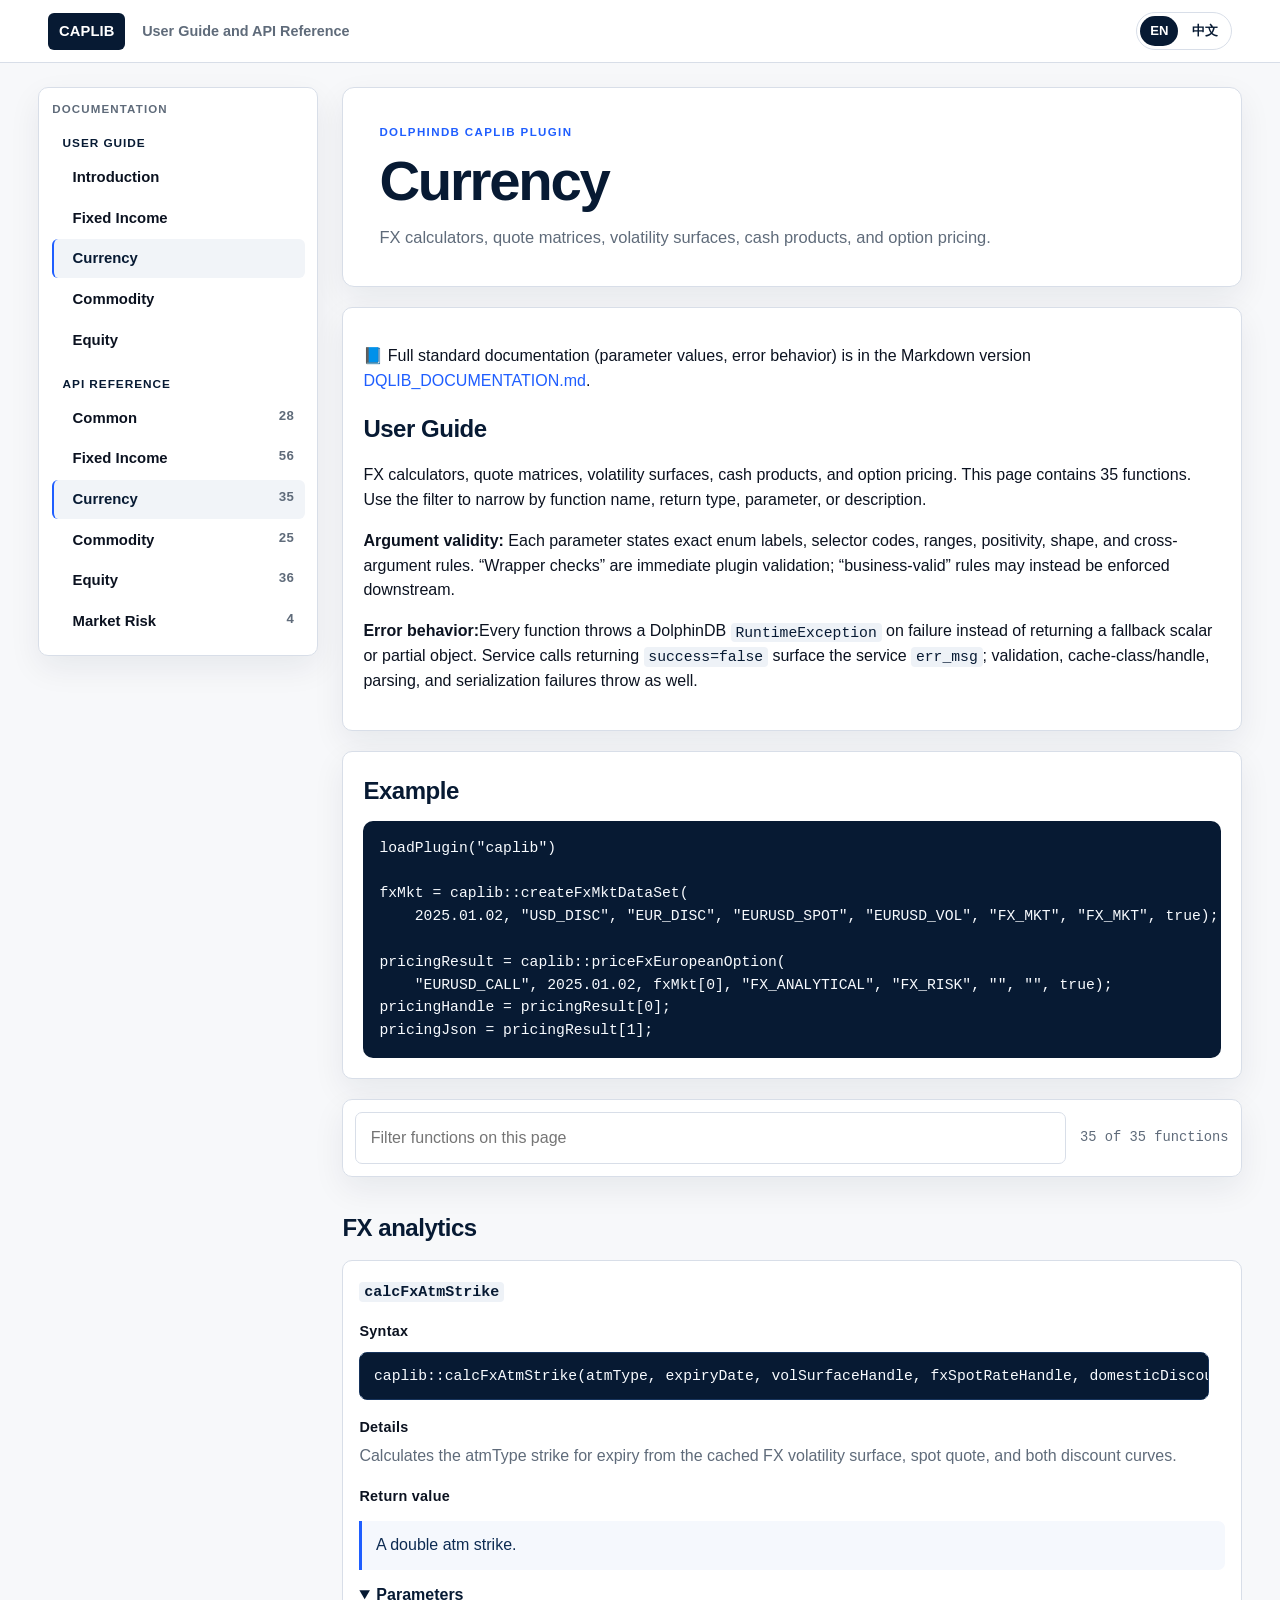
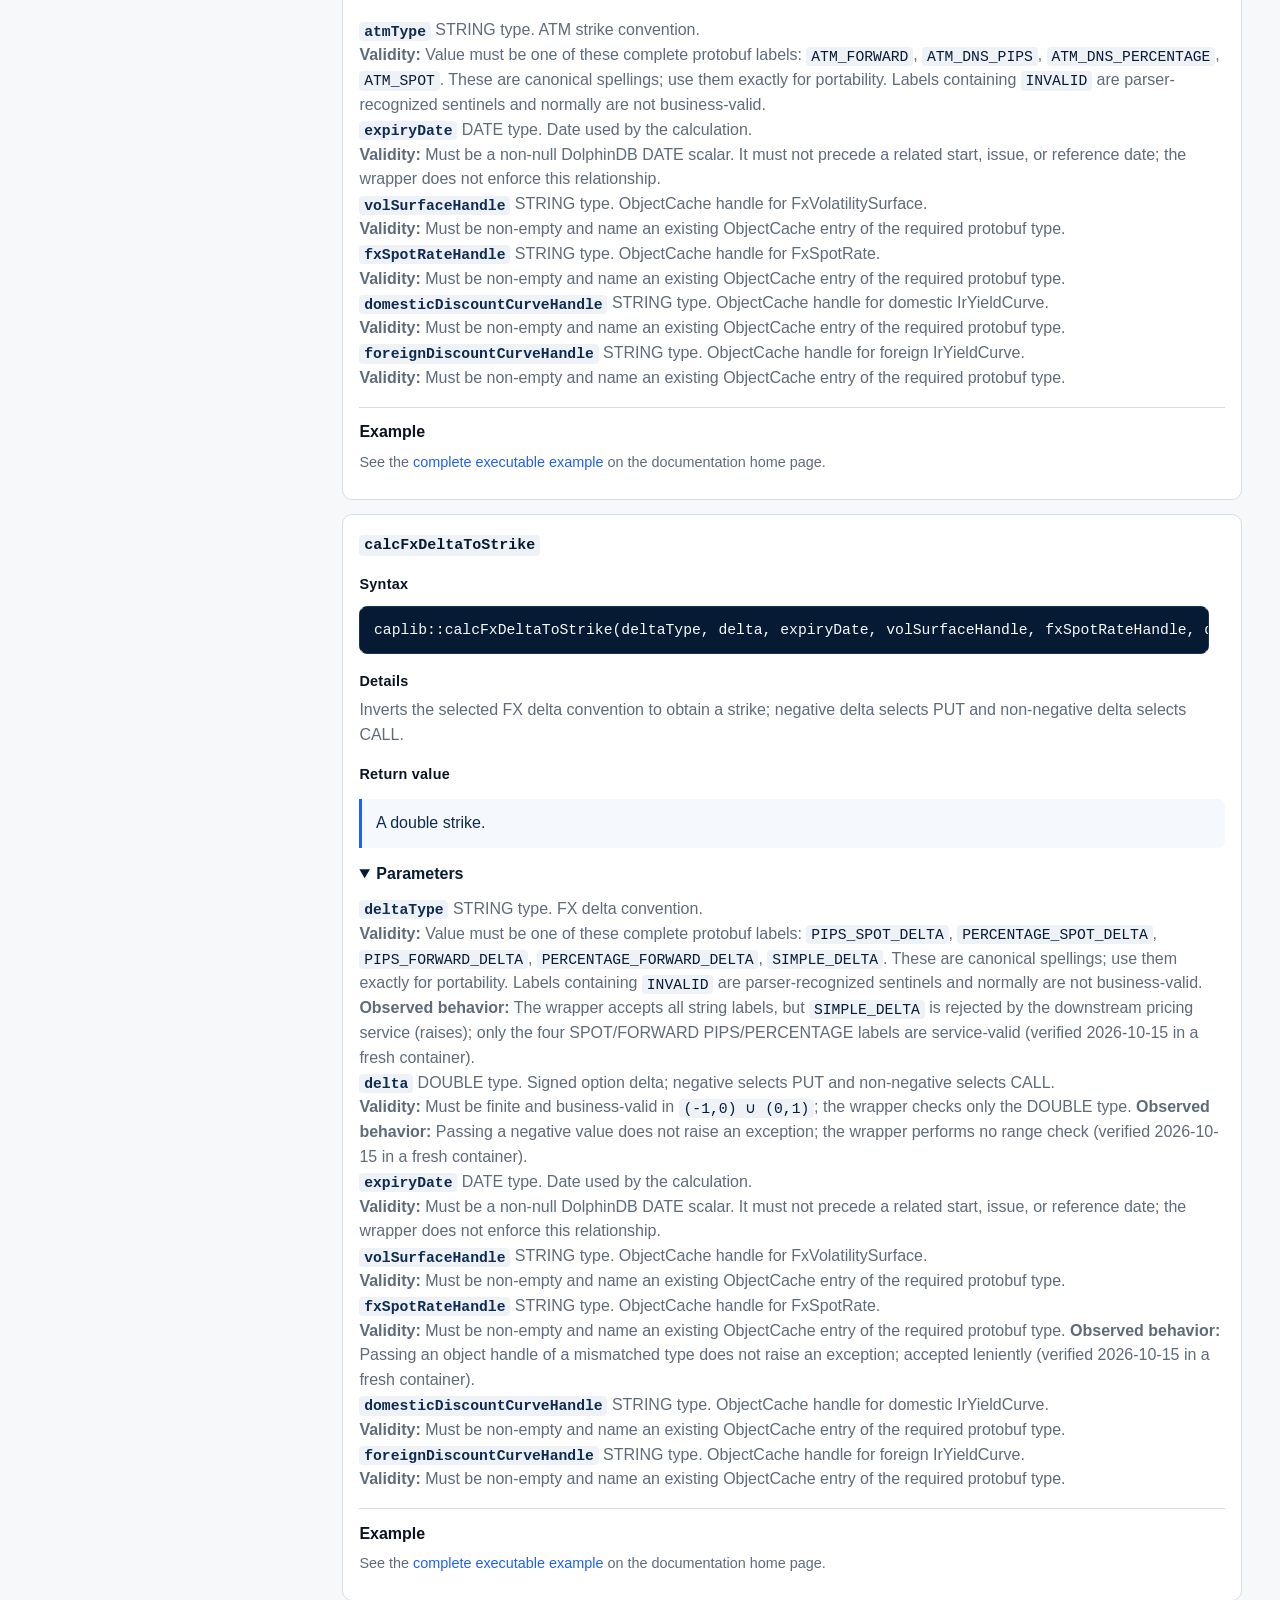
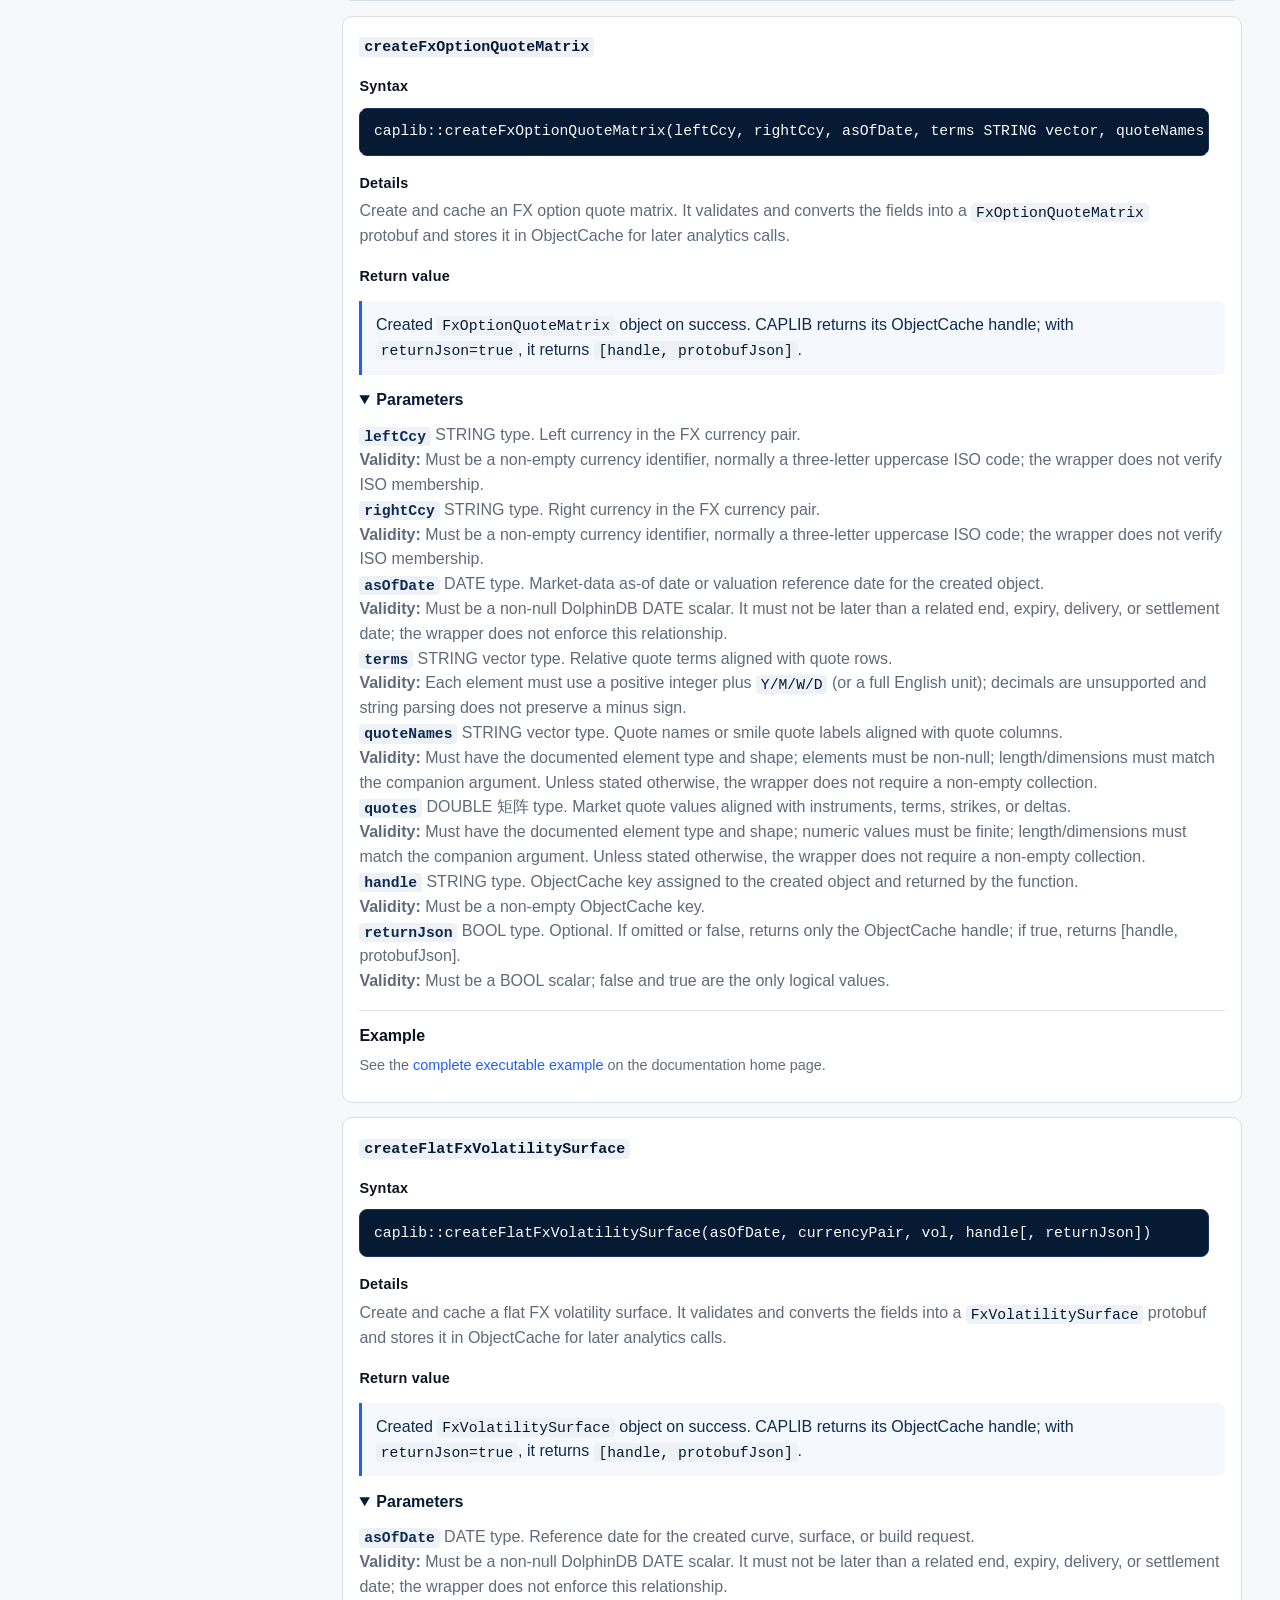
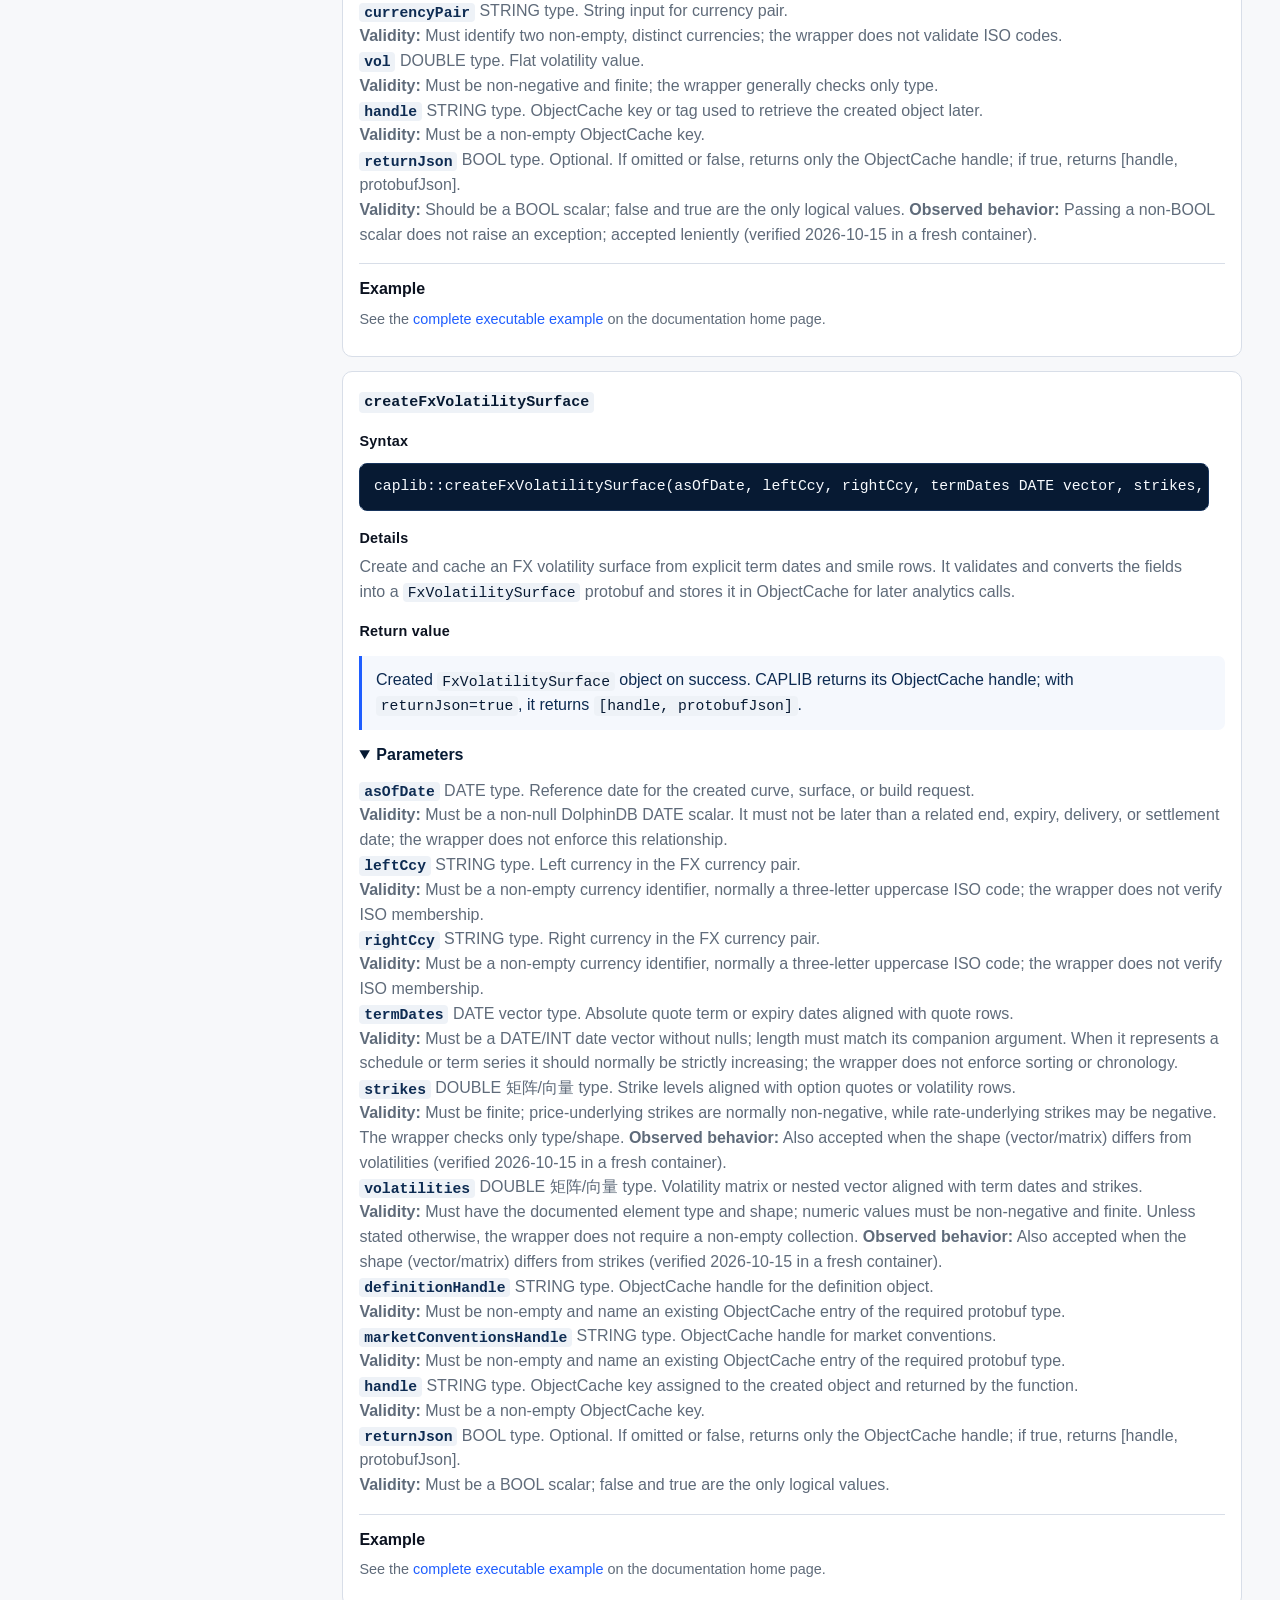
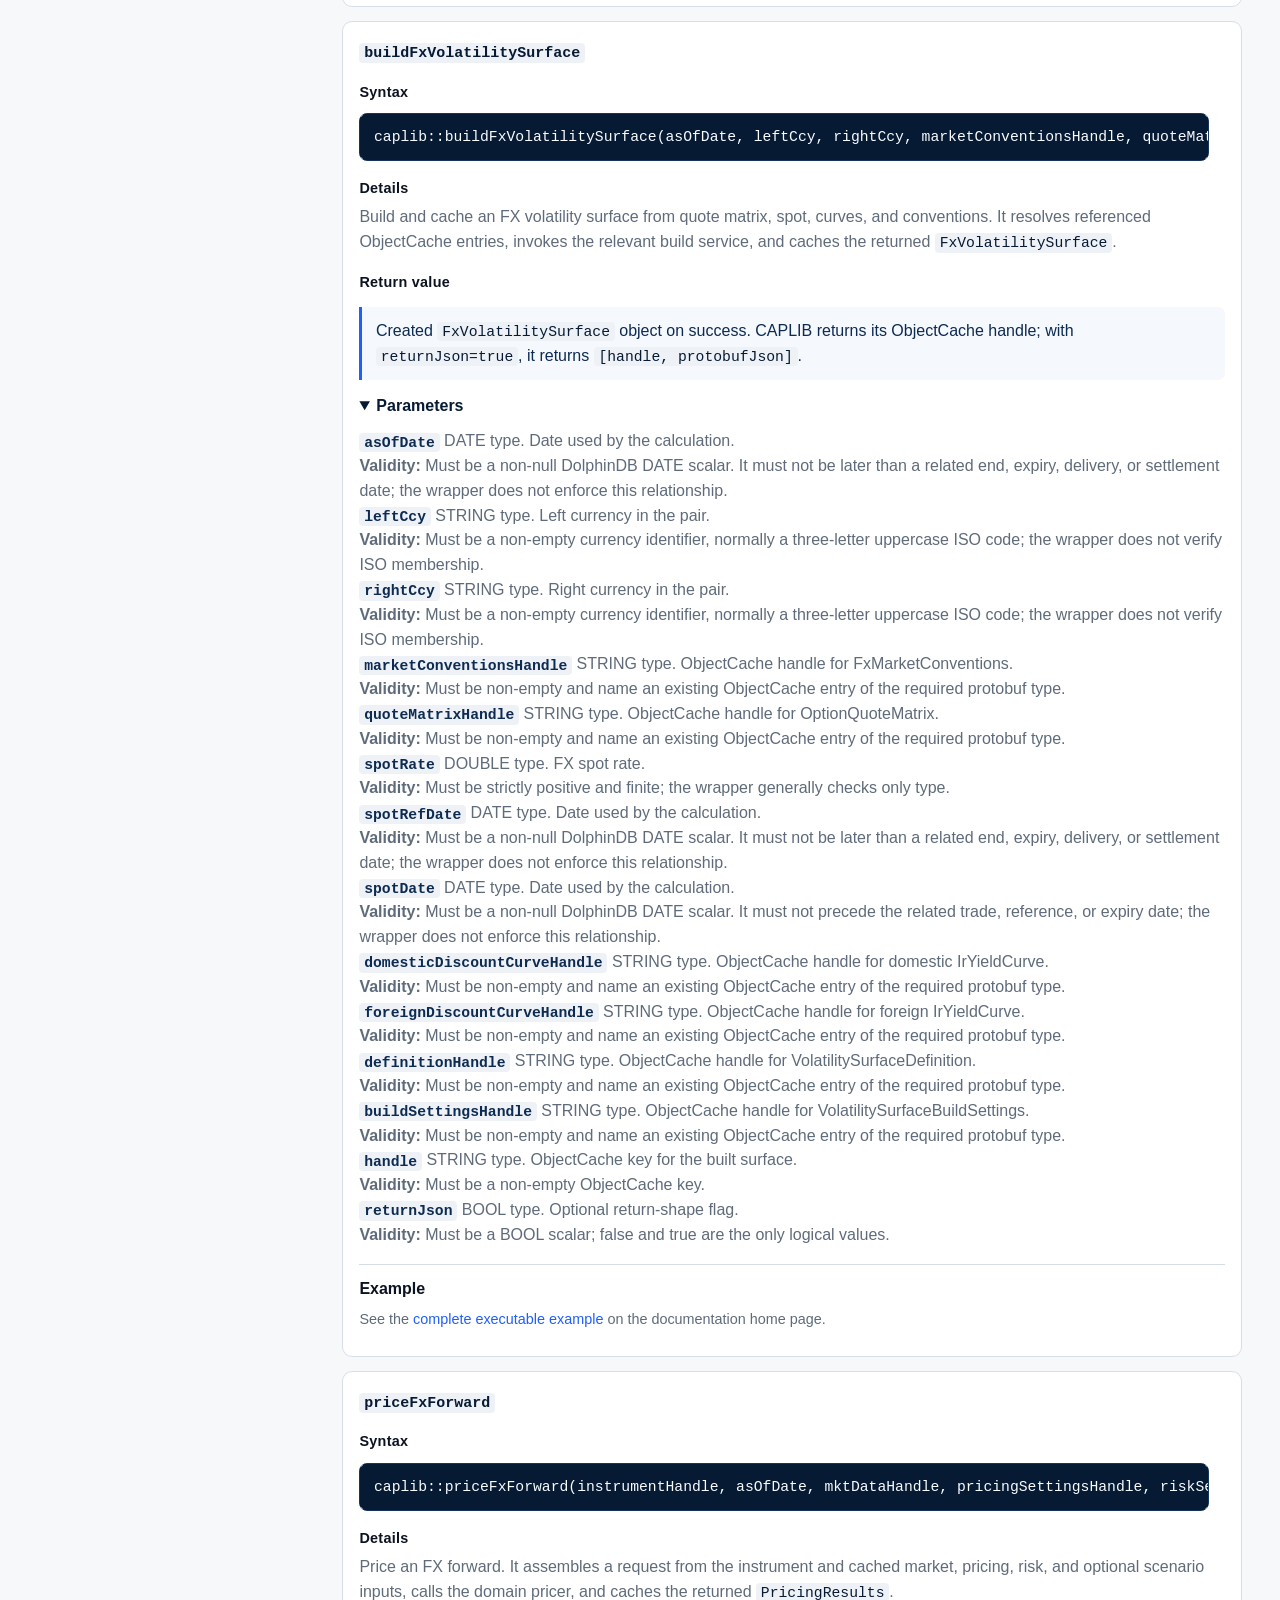
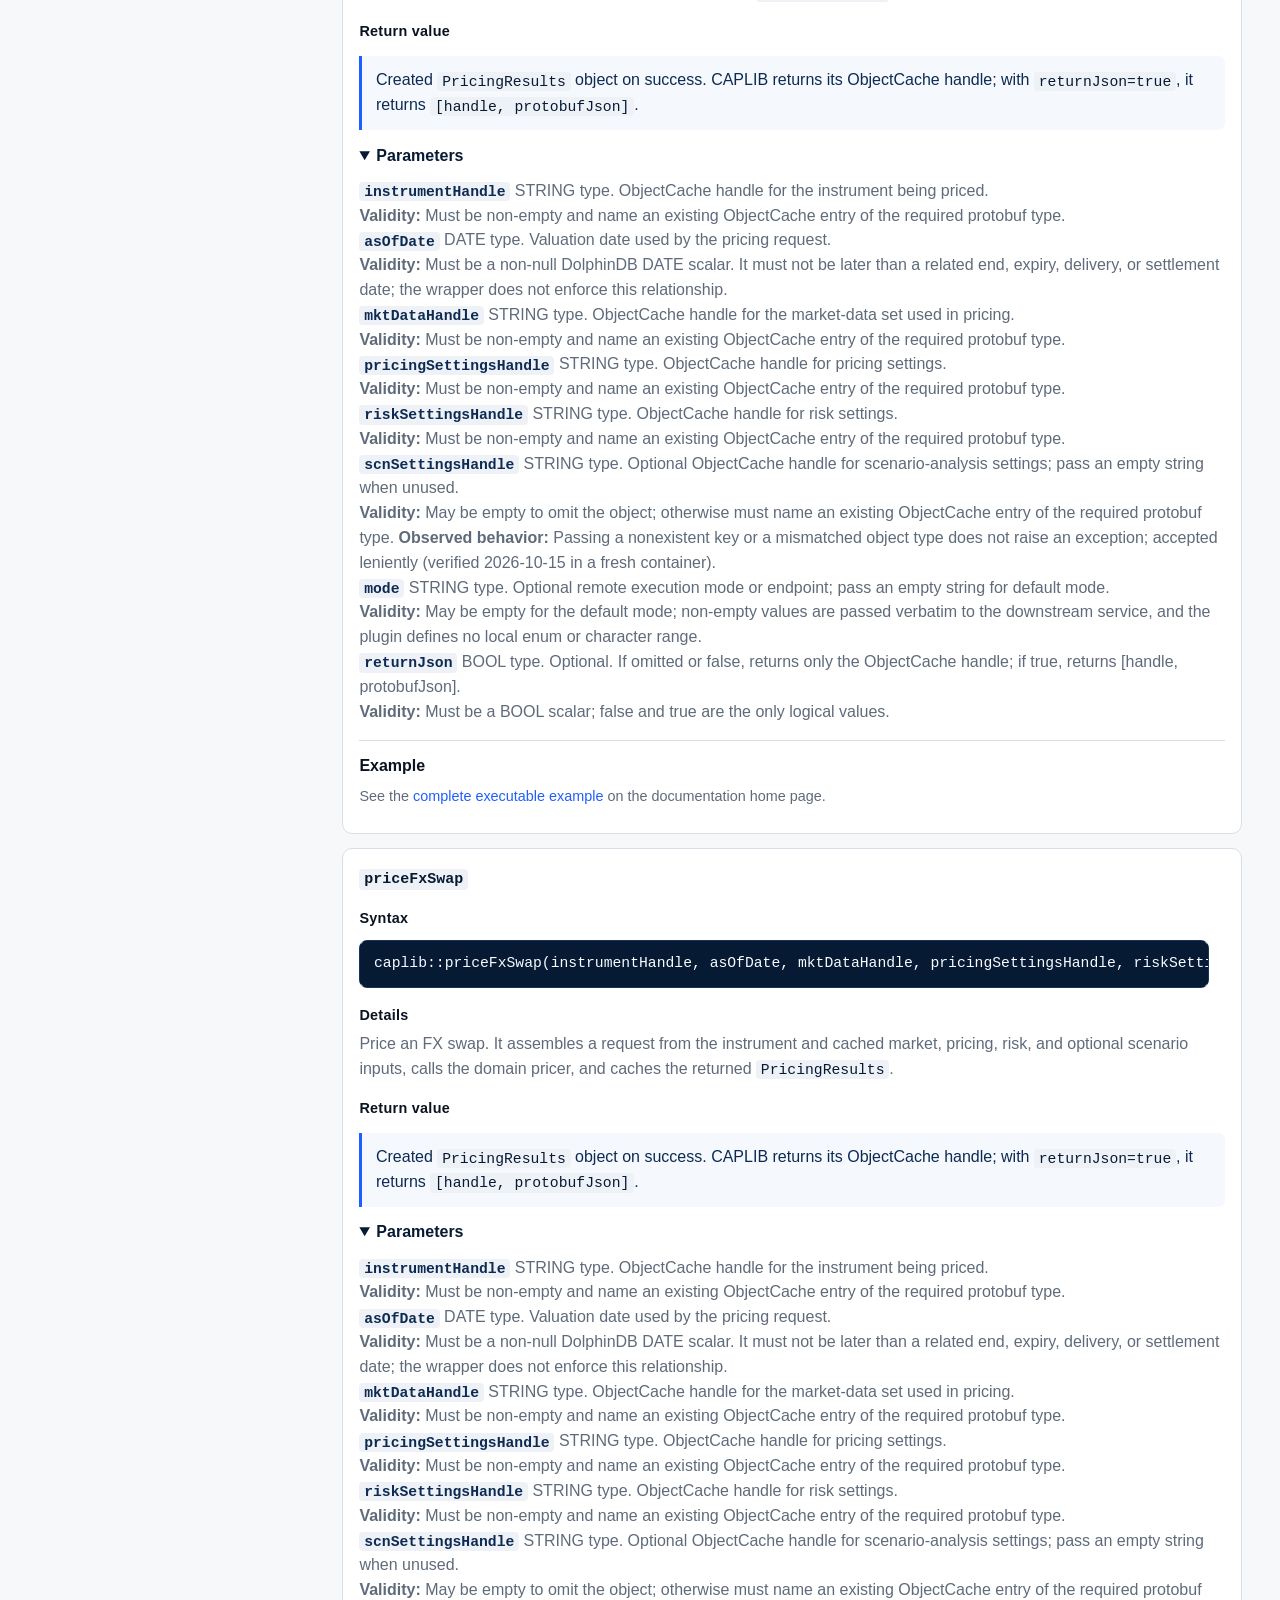
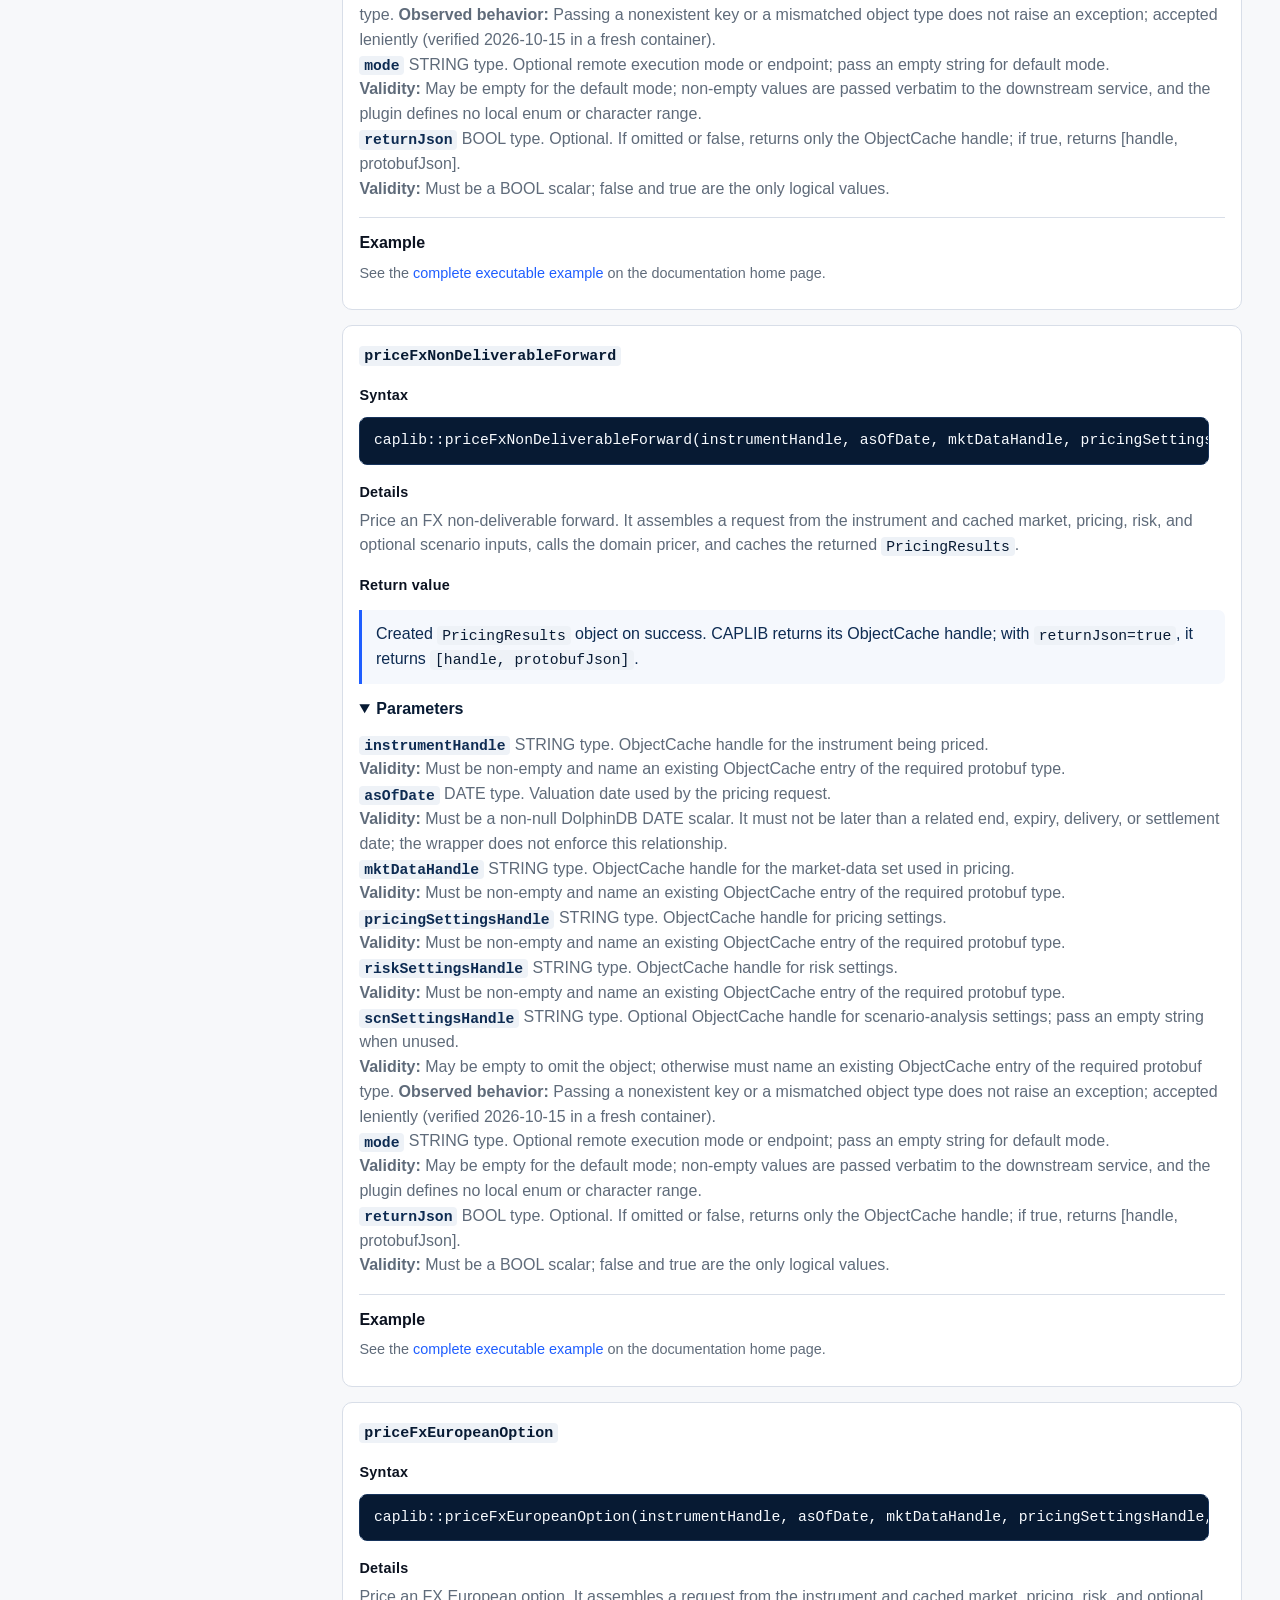
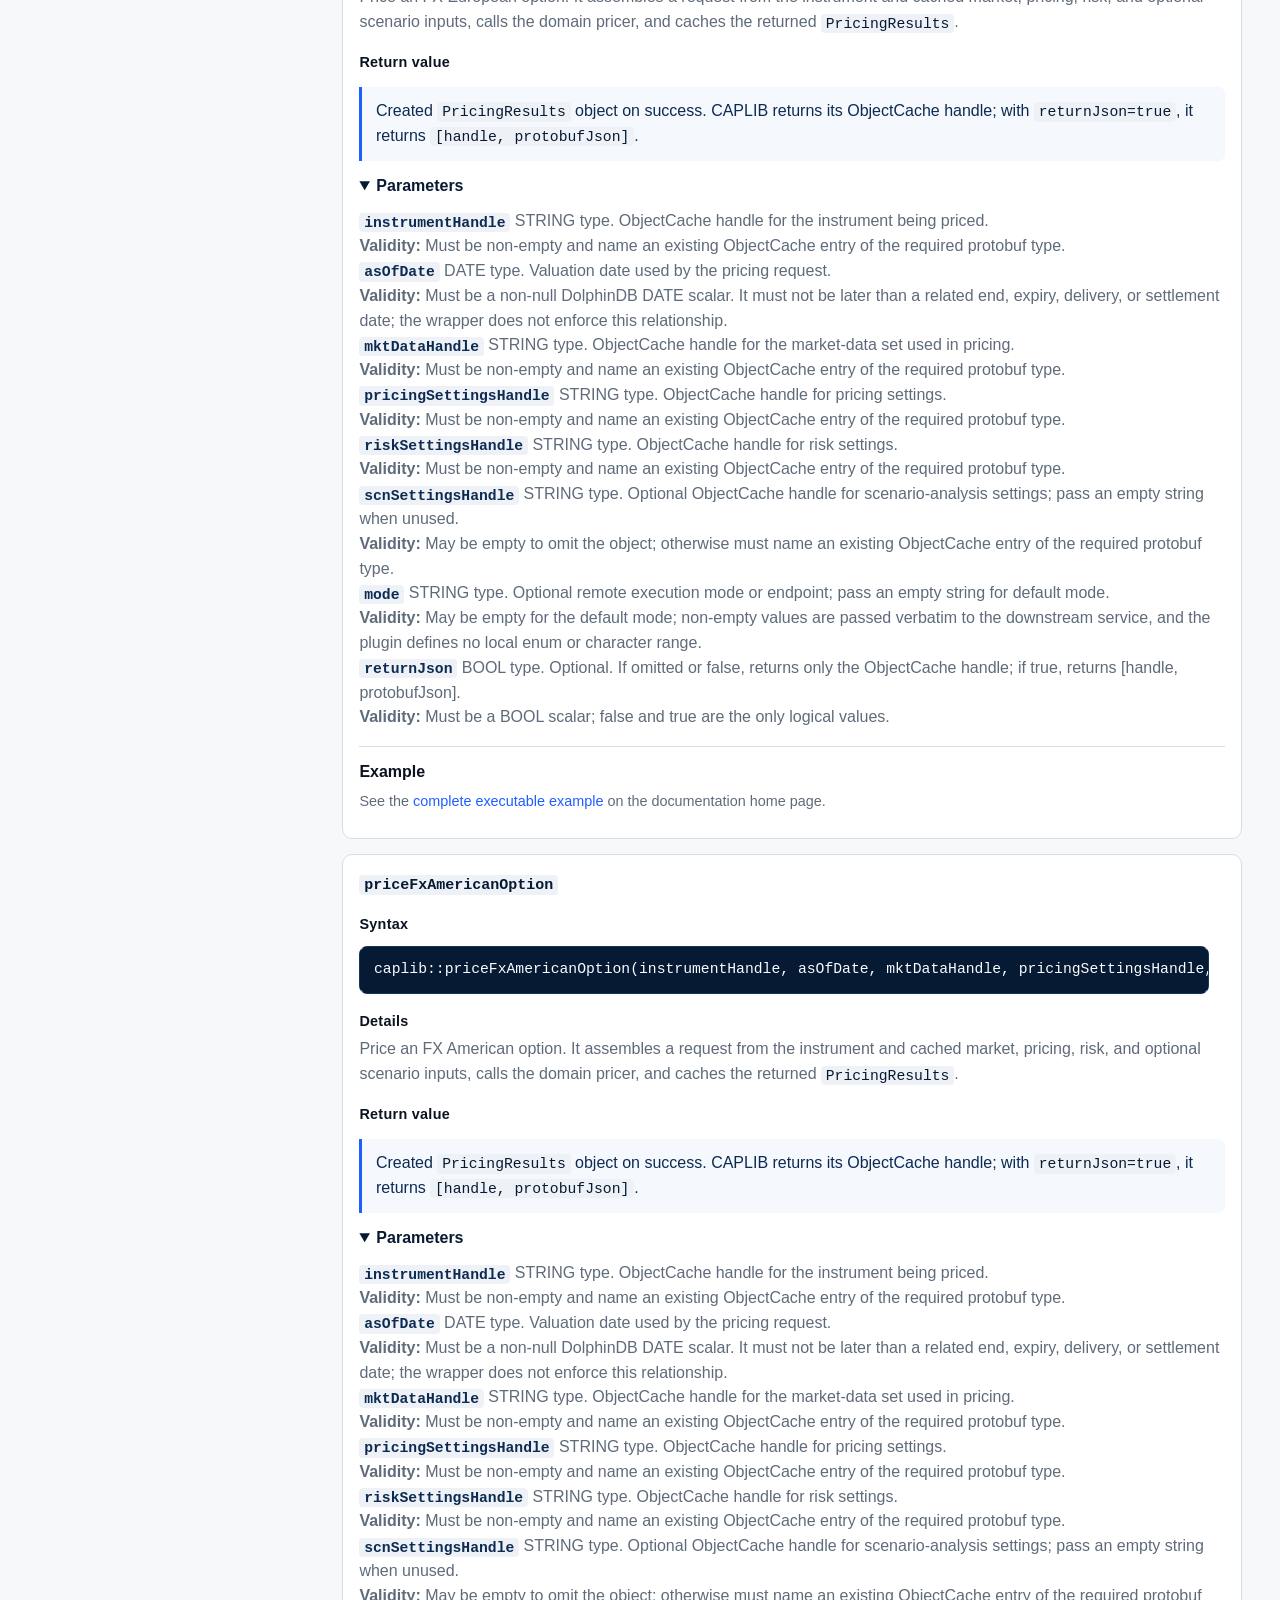
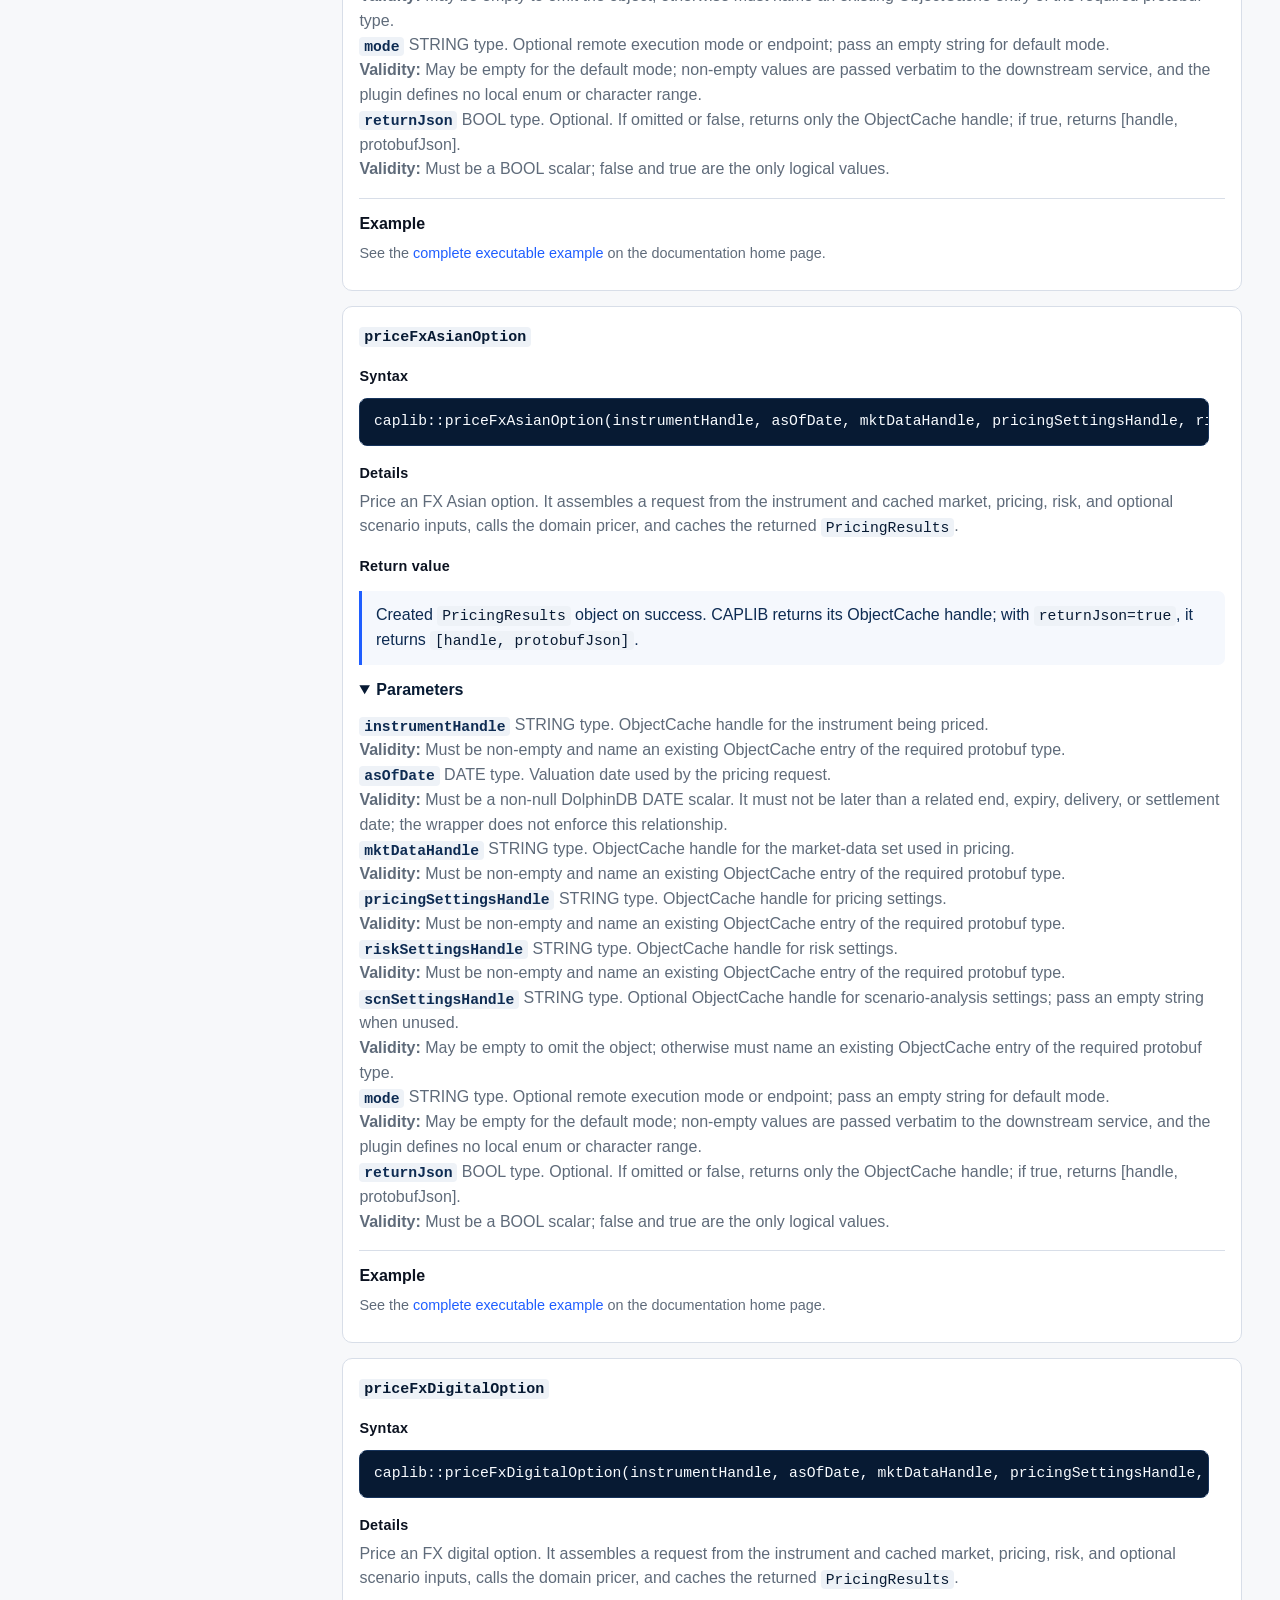
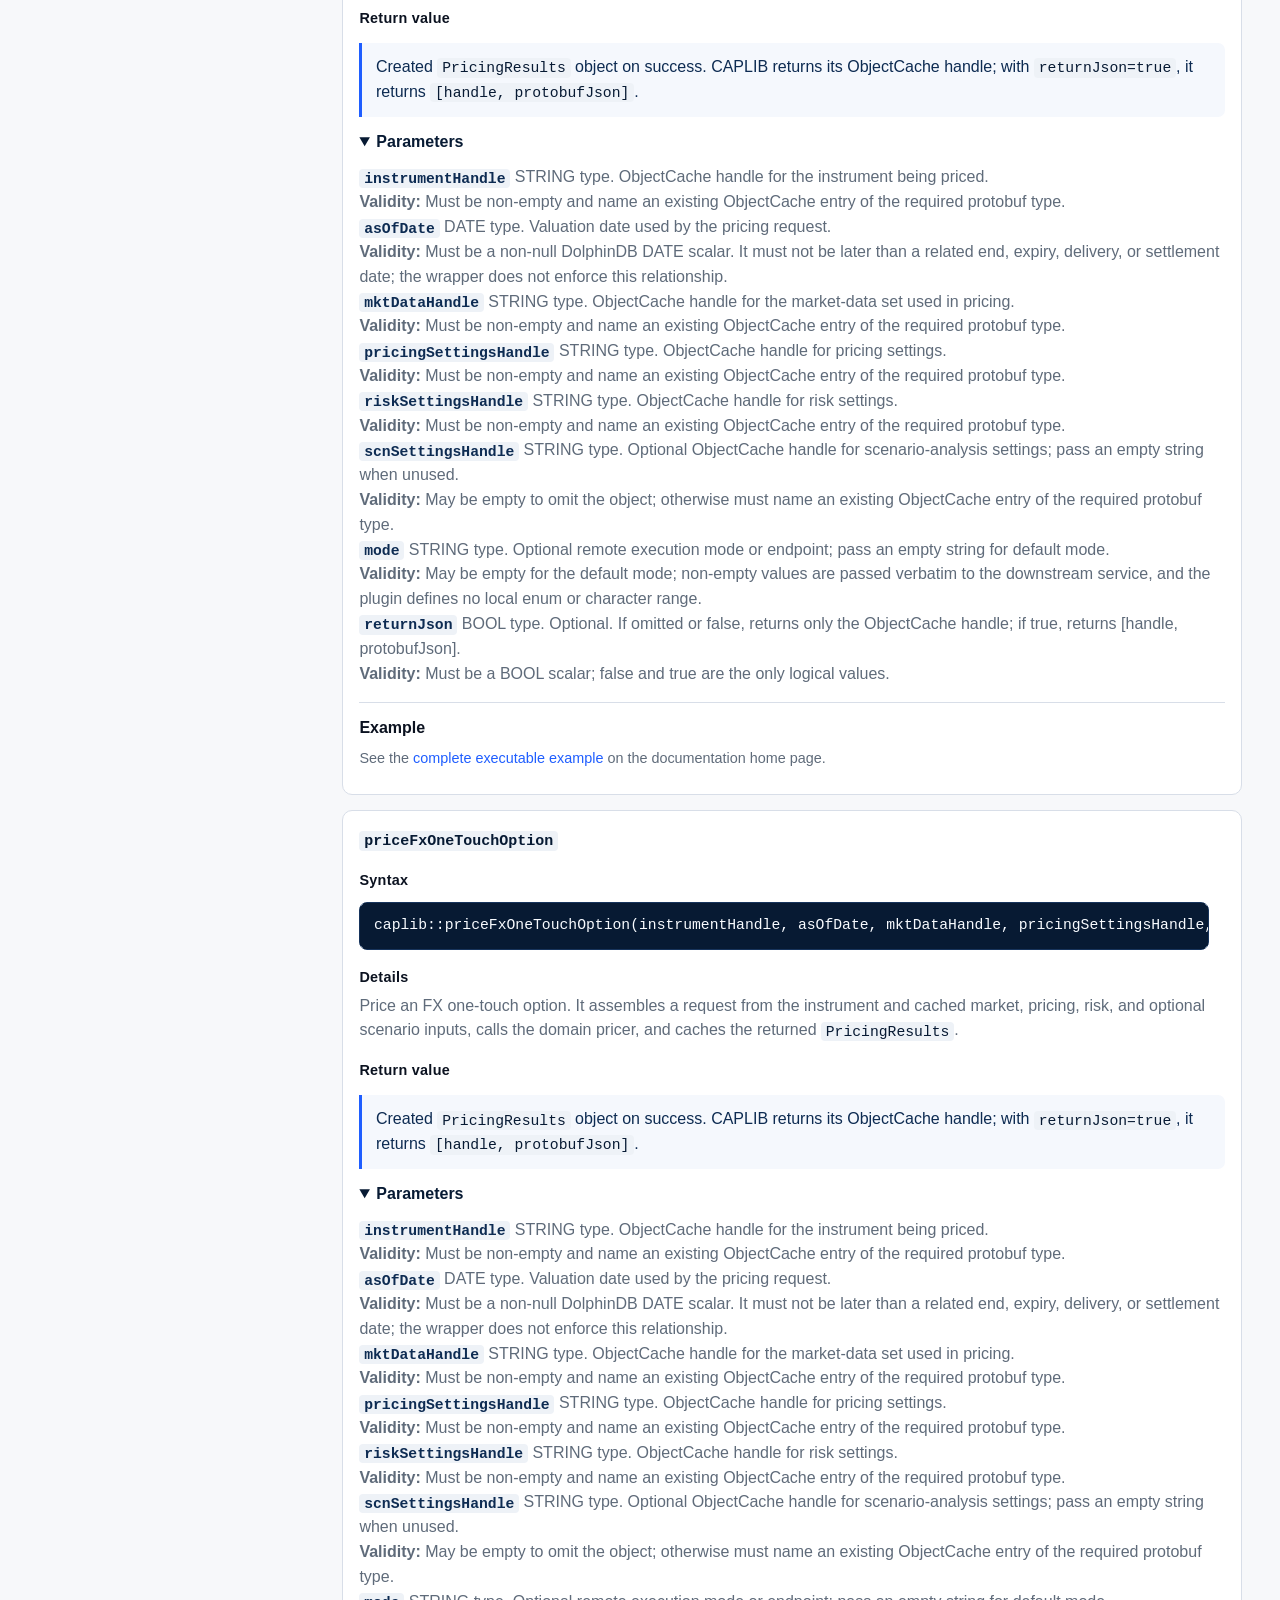
<file: docs/html/currency.html>
<!doctype html>
<html lang="en">
<head>
  <meta charset="utf-8">
  <meta name="viewport" content="width=device-width, initial-scale=1">
  <title>Currency | CAPLIB</title>
  <link rel="stylesheet" href="styles.css">
  <link rel="alternate" hreflang="zh-CN" href="zh/currency.html">
</head>
<body>
  <nav class="top-nav"><a class="brand" href="index.html">CAPLIB</a><span class="top-label">User Guide and API Reference</span><span class="lang-switch"><span class="lang-active">EN</span><a href="zh/currency.html">中文</a></span></nav>
  <div class="shell">
    <aside class="side-nav"><div class="side-title">Documentation</div><div class="nav-group"><div class="nav-heading">User Guide</div><a class="nav-child" href="index.html#user-guide">Introduction</a><a class="nav-child" href="fixed-income.html#user-guide">Fixed Income</a><a class="nav-child active" href="currency.html#user-guide">Currency</a><a class="nav-child" href="commodity.html#user-guide">Commodity</a><a class="nav-child" href="equity.html#user-guide">Equity</a></div><div class="nav-group"><div class="nav-heading">API Reference</div><a class="nav-child" href="shared.html#api-reference">Common <span>28</span></a><a class="nav-child" href="fixed-income.html#api-reference">Fixed Income <span>56</span></a><a class="nav-child active" href="currency.html#api-reference">Currency <span>35</span></a><a class="nav-child" href="commodity.html#api-reference">Commodity <span>25</span></a><a class="nav-child" href="equity.html#api-reference">Equity <span>36</span></a><a class="nav-child" href="market-risk.html#api-reference">Market Risk <span>4</span></a></div></aside>
    <main class="content">
      <header class="page-header">
        <p class="kicker">DolphinDB caplib plugin</p>
        <h1>Currency</h1>
        <p class="lede">FX calculators, quote matrices, volatility surfaces, cash products, and option pricing.</p>
      </header>
      <section id="user-guide" class="panel"><p class="validity-guide">📘 Full standard documentation (parameter values, error behavior) is in the Markdown version <a href="../DQLIB_DOCUMENTATION.md">DQLIB_DOCUMENTATION.md</a>.</p><h2>User Guide</h2><p>FX calculators, quote matrices, volatility surfaces, cash products, and option pricing. This page contains 35 functions. Use the filter to narrow by function name, return type, parameter, or description.</p><p class="validity-guide"><strong>Argument validity:</strong> Each parameter states exact enum labels, selector codes, ranges, positivity, shape, and cross-argument rules. “Wrapper checks” are immediate plugin validation; “business-valid” rules may instead be enforced downstream.</p><p class="validity-guide"><strong>Error behavior:</strong>Every function throws a DolphinDB <code>RuntimeException</code> on failure instead of returning a fallback scalar or partial object. Service calls returning <code>success=false</code> surface the service <code>err_msg</code>; validation, cache-class/handle, parsing, and serialization failures throw as well.</p></section><section class="panel example"><h2>Example</h2><pre><code>loadPlugin(&quot;caplib&quot;)

fxMkt = caplib::createFxMktDataSet(
    2025.01.02, &quot;USD_DISC&quot;, &quot;EUR_DISC&quot;, &quot;EURUSD_SPOT&quot;, &quot;EURUSD_VOL&quot;, &quot;FX_MKT&quot;, &quot;FX_MKT&quot;, true);

pricingResult = caplib::priceFxEuropeanOption(
    &quot;EURUSD_CALL&quot;, 2025.01.02, fxMkt[0], &quot;FX_ANALYTICAL&quot;, &quot;FX_RISK&quot;, &quot;&quot;, &quot;&quot;, true);
pricingHandle = pricingResult[0];
pricingJson = pricingResult[1];</code></pre></section><div id="api-reference" class="filter-box"><input id="filter" type="search" placeholder="Filter functions on this page"><span id="count"></span></div>
<section class="api-group"><h2>FX analytics</h2>




<article class="api-card" data-search="calcfxatmstrike atmtype string expirydate date volsurfacehandle string fxspotratehandle string domesticdiscountcurvehandle string foreigndiscountcurvehandle string">
  <div class="api-card-head">
    <div>
      <a id="calcfxatmstrike"></a>
      <h3><code>calcFxAtmStrike</code></h3>
      <h4 class="api-subheading">Syntax</h4>
      <p class="full-signature"><code>caplib::calcFxAtmStrike(atmType, expiryDate, volSurfaceHandle, fxSpotRateHandle, domesticDiscountCurveHandle, foreignDiscountCurveHandle)</code></p>
      <h4 class="api-subheading">Details</h4>
      <p class="api-description">Calculates the atmType strike for expiry from the cached FX volatility surface, spot quote, and both discount curves.</p>
    </div>

  </div>
  <h4 class="api-subheading">Return value</h4>
  <p class="return-description">A double atm strike. </p>
  <details open>
    <summary>Parameters</summary>
    <div class="param-list"><p class="param-item"><code>atmType</code> STRING type. ATM strike convention.<br><span class="validity-note"><strong>Validity:</strong> Value must be one of these complete protobuf labels: <code>ATM_FORWARD</code>, <code>ATM_DNS_PIPS</code>, <code>ATM_DNS_PERCENTAGE</code>, <code>ATM_SPOT</code>. These are canonical spellings; use them exactly for portability. Labels containing <code>INVALID</code> are parser-recognized sentinels and normally are not business-valid.</span></p>
<p class="param-item"><code>expiryDate</code> DATE type. Date used by the calculation.<br><span class="validity-note"><strong>Validity:</strong> Must be a non-null DolphinDB DATE scalar. It must not precede a related start, issue, or reference date; the wrapper does not enforce this relationship.</span></p>
<p class="param-item"><code>volSurfaceHandle</code> STRING type. ObjectCache handle for FxVolatilitySurface.<br><span class="validity-note"><strong>Validity:</strong> Must be non-empty and name an existing ObjectCache entry of the required protobuf type.</span></p>
<p class="param-item"><code>fxSpotRateHandle</code> STRING type. ObjectCache handle for FxSpotRate.<br><span class="validity-note"><strong>Validity:</strong> Must be non-empty and name an existing ObjectCache entry of the required protobuf type.</span></p>
<p class="param-item"><code>domesticDiscountCurveHandle</code> STRING type. ObjectCache handle for domestic IrYieldCurve.<br><span class="validity-note"><strong>Validity:</strong> Must be non-empty and name an existing ObjectCache entry of the required protobuf type.</span></p>
<p class="param-item"><code>foreignDiscountCurveHandle</code> STRING type. ObjectCache handle for foreign IrYieldCurve.<br><span class="validity-note"><strong>Validity:</strong> Must be non-empty and name an existing ObjectCache entry of the required protobuf type.</span></p></div>
  </details>
<div class="api-example"><h4>Example</h4><p>See the <a href="index.html#example">complete executable example</a> on the documentation home page.</p></div>
</article>

<article class="api-card" data-search="calcfxdeltatostrike deltatype string delta double expirydate date volsurfacehandle string fxspotratehandle string domesticdiscountcurvehandle string foreigndiscountcurvehandle string">
  <div class="api-card-head">
    <div>
      <a id="calcfxdeltatostrike"></a>
      <h3><code>calcFxDeltaToStrike</code></h3>
      <h4 class="api-subheading">Syntax</h4>
      <p class="full-signature"><code>caplib::calcFxDeltaToStrike(deltaType, delta, expiryDate, volSurfaceHandle, fxSpotRateHandle, domesticDiscountCurveHandle, foreignDiscountCurveHandle)</code></p>
      <h4 class="api-subheading">Details</h4>
      <p class="api-description">Inverts the selected FX delta convention to obtain a strike; negative delta selects PUT and non-negative delta selects CALL.</p>
    </div>

  </div>
  <h4 class="api-subheading">Return value</h4>
  <p class="return-description">A double strike. </p>
  <details open>
    <summary>Parameters</summary>
    <div class="param-list"><p class="param-item"><code>deltaType</code> STRING type. FX delta convention.<br><span class="validity-note"><strong>Validity:</strong> Value must be one of these complete protobuf labels: <code>PIPS_SPOT_DELTA</code>, <code>PERCENTAGE_SPOT_DELTA</code>, <code>PIPS_FORWARD_DELTA</code>, <code>PERCENTAGE_FORWARD_DELTA</code>, <code>SIMPLE_DELTA</code>. These are canonical spellings; use them exactly for portability. Labels containing <code>INVALID</code> are parser-recognized sentinels and normally are not business-valid. <span class="validity-note"><strong>Observed behavior:</strong> The wrapper accepts all string labels, but <code>SIMPLE_DELTA</code> is rejected by the downstream pricing service (raises); only the four SPOT/FORWARD PIPS/PERCENTAGE labels are service-valid (verified 2026-10-15 in a fresh container).</span></span></p>
<p class="param-item"><code>delta</code> DOUBLE type. Signed option delta; negative selects PUT and non-negative selects CALL.<br><span class="validity-note"><strong>Validity:</strong> Must be finite and business-valid in <code>(-1,0) ∪ (0,1)</code>; the wrapper checks only the DOUBLE type. <span class="validity-note"><strong>Observed behavior:</strong> Passing a negative value does not raise an exception; the wrapper performs no range check (verified 2026-10-15 in a fresh container).</span></span></p>
<p class="param-item"><code>expiryDate</code> DATE type. Date used by the calculation.<br><span class="validity-note"><strong>Validity:</strong> Must be a non-null DolphinDB DATE scalar. It must not precede a related start, issue, or reference date; the wrapper does not enforce this relationship.</span></p>
<p class="param-item"><code>volSurfaceHandle</code> STRING type. ObjectCache handle for FxVolatilitySurface.<br><span class="validity-note"><strong>Validity:</strong> Must be non-empty and name an existing ObjectCache entry of the required protobuf type.</span></p>
<p class="param-item"><code>fxSpotRateHandle</code> STRING type. ObjectCache handle for FxSpotRate.<br><span class="validity-note"><strong>Validity:</strong> Must be non-empty and name an existing ObjectCache entry of the required protobuf type. <span class="validity-note"><strong>Observed behavior:</strong> Passing an object handle of a mismatched type does not raise an exception; accepted leniently (verified 2026-10-15 in a fresh container).</span></span></p>
<p class="param-item"><code>domesticDiscountCurveHandle</code> STRING type. ObjectCache handle for domestic IrYieldCurve.<br><span class="validity-note"><strong>Validity:</strong> Must be non-empty and name an existing ObjectCache entry of the required protobuf type.</span></p>
<p class="param-item"><code>foreignDiscountCurveHandle</code> STRING type. ObjectCache handle for foreign IrYieldCurve.<br><span class="validity-note"><strong>Validity:</strong> Must be non-empty and name an existing ObjectCache entry of the required protobuf type.</span></p></div>
  </details>
<div class="api-example"><h4>Example</h4><p>See the <a href="index.html#example">complete executable example</a> on the documentation home page.</p></div>
</article>

<article class="api-card" data-search="createfxoptionquotematrix create and cache an fx option quote matrix. leftccy string, rightccy string, asofdate date, terms string[], quotenames string[], quotes double matrix, handle string handle_or_json returnjson bool">
  <div class="api-card-head">
    <div>
      <a id="createfxoptionquotematrix"></a>
      <h3><code>createFxOptionQuoteMatrix</code></h3>
      <h4 class="api-subheading">Syntax</h4>
      <p class="full-signature"><code>caplib::createFxOptionQuoteMatrix(leftCcy, rightCcy, asOfDate, terms STRING vector, quoteNames STRING vector, quotes, handle[, returnJson])</code></p>
      <h4 class="api-subheading">Details</h4>
      <p class="api-description">Create and cache an FX option quote matrix. It validates and converts the fields into a <code>FxOptionQuoteMatrix</code> protobuf and stores it in ObjectCache for later analytics calls.</p>
    </div>

  </div>
  <h4 class="api-subheading">Return value</h4>
  <p class="return-description">Created <code>FxOptionQuoteMatrix</code> object on success. CAPLIB returns its ObjectCache handle; with <code>returnJson=true</code>, it returns <code>[handle, protobufJson]</code>. </p>
  <details open>
    <summary>Parameters</summary>
    <div class="param-list"><p class="param-item"><code>leftCcy</code> STRING type. Left currency in the FX currency pair.<br><span class="validity-note"><strong>Validity:</strong> Must be a non-empty currency identifier, normally a three-letter uppercase ISO code; the wrapper does not verify ISO membership.</span></p>
<p class="param-item"><code>rightCcy</code> STRING type. Right currency in the FX currency pair.<br><span class="validity-note"><strong>Validity:</strong> Must be a non-empty currency identifier, normally a three-letter uppercase ISO code; the wrapper does not verify ISO membership.</span></p>
<p class="param-item"><code>asOfDate</code> DATE type. Market-data as-of date or valuation reference date for the created object.<br><span class="validity-note"><strong>Validity:</strong> Must be a non-null DolphinDB DATE scalar. It must not be later than a related end, expiry, delivery, or settlement date; the wrapper does not enforce this relationship.</span></p>
<p class="param-item"><code>terms</code> STRING vector type. Relative quote terms aligned with quote rows.<br><span class="validity-note"><strong>Validity:</strong> Each element must use a positive integer plus <code>Y/M/W/D</code> (or a full English unit); decimals are unsupported and string parsing does not preserve a minus sign.</span></p>
<p class="param-item"><code>quoteNames</code> STRING vector type. Quote names or smile quote labels aligned with quote columns.<br><span class="validity-note"><strong>Validity:</strong> Must have the documented element type and shape; elements must be non-null; length/dimensions must match the companion argument. Unless stated otherwise, the wrapper does not require a non-empty collection.</span></p>
<p class="param-item"><code>quotes</code> DOUBLE 矩阵 type. Market quote values aligned with instruments, terms, strikes, or deltas.<br><span class="validity-note"><strong>Validity:</strong> Must have the documented element type and shape; numeric values must be finite; length/dimensions must match the companion argument. Unless stated otherwise, the wrapper does not require a non-empty collection.</span></p>
<p class="param-item"><code>handle</code> STRING type. ObjectCache key assigned to the created object and returned by the function.<br><span class="validity-note"><strong>Validity:</strong> Must be a non-empty ObjectCache key.</span></p>
<p class="param-item"><code>returnJson</code> BOOL type. Optional. If omitted or false, returns only the ObjectCache handle; if true, returns [handle, protobufJson].<br><span class="validity-note"><strong>Validity:</strong> Must be a BOOL scalar; false and true are the only logical values.</span></p></div>
  </details>
<div class="api-example"><h4>Example</h4><p>See the <a href="index.html#example">complete executable example</a> on the documentation home page.</p></div>
</article>

<article class="api-card" data-search="createflatfxvolatilitysurface create and cache a flat fx volatility surface. referencedate date, currencypair string, vol double, tag string handle_or_json returnjson bool">
  <div class="api-card-head">
    <div>
      <a id="createflatfxvolatilitysurface"></a>
      <h3><code>createFlatFxVolatilitySurface</code></h3>
      <h4 class="api-subheading">Syntax</h4>
      <p class="full-signature"><code>caplib::createFlatFxVolatilitySurface(asOfDate, currencyPair, vol, handle[, returnJson])</code></p>
      <h4 class="api-subheading">Details</h4>
      <p class="api-description">Create and cache a flat FX volatility surface. It validates and converts the fields into a <code>FxVolatilitySurface</code> protobuf and stores it in ObjectCache for later analytics calls.</p>
    </div>

  </div>
  <h4 class="api-subheading">Return value</h4>
  <p class="return-description">Created <code>FxVolatilitySurface</code> object on success. CAPLIB returns its ObjectCache handle; with <code>returnJson=true</code>, it returns <code>[handle, protobufJson]</code>. </p>
  <details open>
    <summary>Parameters</summary>
    <div class="param-list"><p class="param-item"><code>asOfDate</code> DATE type. Reference date for the created curve, surface, or build request.<br><span class="validity-note"><strong>Validity:</strong> Must be a non-null DolphinDB DATE scalar. It must not be later than a related end, expiry, delivery, or settlement date; the wrapper does not enforce this relationship.</span></p>
<p class="param-item"><code>currencyPair</code> STRING type. String input for currency pair.<br><span class="validity-note"><strong>Validity:</strong> Must identify two non-empty, distinct currencies; the wrapper does not validate ISO codes.</span></p>
<p class="param-item"><code>vol</code> DOUBLE type. Flat volatility value.<br><span class="validity-note"><strong>Validity:</strong> Must be non-negative and finite; the wrapper generally checks only type.</span></p>
<p class="param-item"><code>handle</code> STRING type. ObjectCache key or tag used to retrieve the created object later.<br><span class="validity-note"><strong>Validity:</strong> Must be a non-empty ObjectCache key.</span></p>
<p class="param-item"><code>returnJson</code> BOOL type. Optional. If omitted or false, returns only the ObjectCache handle; if true, returns [handle, protobufJson].<br><span class="validity-note"><strong>Validity:</strong> Should be a BOOL scalar; false and true are the only logical values. <span class="validity-note"><strong>Observed behavior:</strong> Passing a non-BOOL scalar does not raise an exception; accepted leniently (verified 2026-10-15 in a fresh container).</span></span></p></div>
  </details>
<div class="api-example"><h4>Example</h4><p>See the <a href="index.html#example">complete executable example</a> on the documentation home page.</p></div>
</article>

<article class="api-card" data-search="createfxvolatilitysurface create and cache an fx volatility surface from explicit term dates and smile rows. referencedate date, leftccy string, rightccy string, termdates date[], strikes double matrix/vector, volatilities double matrix/vector, definitionhandle string, marketconventionshandle string, handle string handle_or_json returnjson bool">
  <div class="api-card-head">
    <div>
      <a id="createfxvolatilitysurface"></a>
      <h3><code>createFxVolatilitySurface</code></h3>
      <h4 class="api-subheading">Syntax</h4>
      <p class="full-signature"><code>caplib::createFxVolatilitySurface(asOfDate, leftCcy, rightCcy, termDates DATE vector, strikes, volatilities, definitionHandle, marketConventionsHandle, handle[, returnJson])</code></p>
      <h4 class="api-subheading">Details</h4>
      <p class="api-description">Create and cache an FX volatility surface from explicit term dates and smile rows. It validates and converts the fields into a <code>FxVolatilitySurface</code> protobuf and stores it in ObjectCache for later analytics calls.</p>
    </div>

  </div>
  <h4 class="api-subheading">Return value</h4>
  <p class="return-description">Created <code>FxVolatilitySurface</code> object on success. CAPLIB returns its ObjectCache handle; with <code>returnJson=true</code>, it returns <code>[handle, protobufJson]</code>. </p>
  <details open>
    <summary>Parameters</summary>
    <div class="param-list"><p class="param-item"><code>asOfDate</code> DATE type. Reference date for the created curve, surface, or build request.<br><span class="validity-note"><strong>Validity:</strong> Must be a non-null DolphinDB DATE scalar. It must not be later than a related end, expiry, delivery, or settlement date; the wrapper does not enforce this relationship.</span></p>
<p class="param-item"><code>leftCcy</code> STRING type. Left currency in the FX currency pair.<br><span class="validity-note"><strong>Validity:</strong> Must be a non-empty currency identifier, normally a three-letter uppercase ISO code; the wrapper does not verify ISO membership.</span></p>
<p class="param-item"><code>rightCcy</code> STRING type. Right currency in the FX currency pair.<br><span class="validity-note"><strong>Validity:</strong> Must be a non-empty currency identifier, normally a three-letter uppercase ISO code; the wrapper does not verify ISO membership.</span></p>
<p class="param-item"><code>termDates</code> DATE vector type. Absolute quote term or expiry dates aligned with quote rows.<br><span class="validity-note"><strong>Validity:</strong> Must be a DATE/INT date vector without nulls; length must match its companion argument. When it represents a schedule or term series it should normally be strictly increasing; the wrapper does not enforce sorting or chronology.</span></p>
<p class="param-item"><code>strikes</code> DOUBLE 矩阵/向量 type. Strike levels aligned with option quotes or volatility rows.<br><span class="validity-note"><strong>Validity:</strong> Must be finite; price-underlying strikes are normally non-negative, while rate-underlying strikes may be negative. The wrapper checks only type/shape. <span class="validity-note"><strong>Observed behavior:</strong> Also accepted when the shape (vector/matrix) differs from volatilities (verified 2026-10-15 in a fresh container).</span></span></p>
<p class="param-item"><code>volatilities</code> DOUBLE 矩阵/向量 type. Volatility matrix or nested vector aligned with term dates and strikes.<br><span class="validity-note"><strong>Validity:</strong> Must have the documented element type and shape; numeric values must be non-negative and finite. Unless stated otherwise, the wrapper does not require a non-empty collection. <span class="validity-note"><strong>Observed behavior:</strong> Also accepted when the shape (vector/matrix) differs from strikes (verified 2026-10-15 in a fresh container).</span></span></p>
<p class="param-item"><code>definitionHandle</code> STRING type. ObjectCache handle for the definition object.<br><span class="validity-note"><strong>Validity:</strong> Must be non-empty and name an existing ObjectCache entry of the required protobuf type.</span></p>
<p class="param-item"><code>marketConventionsHandle</code> STRING type. ObjectCache handle for market conventions.<br><span class="validity-note"><strong>Validity:</strong> Must be non-empty and name an existing ObjectCache entry of the required protobuf type.</span></p>
<p class="param-item"><code>handle</code> STRING type. ObjectCache key assigned to the created object and returned by the function.<br><span class="validity-note"><strong>Validity:</strong> Must be a non-empty ObjectCache key.</span></p>
<p class="param-item"><code>returnJson</code> BOOL type. Optional. If omitted or false, returns only the ObjectCache handle; if true, returns [handle, protobufJson].<br><span class="validity-note"><strong>Validity:</strong> Must be a BOOL scalar; false and true are the only logical values.</span></p></div>
  </details>
<div class="api-example"><h4>Example</h4><p>See the <a href="index.html#example">complete executable example</a> on the documentation home page.</p></div>
</article>

<article class="api-card" data-search="buildfxvolatilitysurface referencedate date leftccy string rightccy string marketconventionshandle string quotematrixhandle string spotrate double spotrefdate date spotdate date domesticdiscountcurvehandle string foreigndiscountcurvehandle string definitionhandle string buildsettingshandle string handle string returnjson bool">
  <div class="api-card-head">
    <div>
      <a id="buildfxvolatilitysurface"></a>
      <h3><code>buildFxVolatilitySurface</code></h3>
      <h4 class="api-subheading">Syntax</h4>
      <p class="full-signature"><code>caplib::buildFxVolatilitySurface(asOfDate, leftCcy, rightCcy, marketConventionsHandle, quoteMatrixHandle, spotRate, spotRefDate, spotDate, domesticDiscountCurveHandle, foreignDiscountCurveHandle, definitionHandle, buildSettingsHandle, handle[, returnJson])</code></p>
      <h4 class="api-subheading">Details</h4>
      <p class="api-description">Build and cache an FX volatility surface from quote matrix, spot, curves, and conventions. It resolves referenced ObjectCache entries, invokes the relevant build service, and caches the returned <code>FxVolatilitySurface</code>.</p>
    </div>

  </div>
  <h4 class="api-subheading">Return value</h4>
  <p class="return-description">Created <code>FxVolatilitySurface</code> object on success. CAPLIB returns its ObjectCache handle; with <code>returnJson=true</code>, it returns <code>[handle, protobufJson]</code>. </p>
  <details open>
    <summary>Parameters</summary>
    <div class="param-list"><p class="param-item"><code>asOfDate</code> DATE type. Date used by the calculation.<br><span class="validity-note"><strong>Validity:</strong> Must be a non-null DolphinDB DATE scalar. It must not be later than a related end, expiry, delivery, or settlement date; the wrapper does not enforce this relationship.</span></p>
<p class="param-item"><code>leftCcy</code> STRING type. Left currency in the pair.<br><span class="validity-note"><strong>Validity:</strong> Must be a non-empty currency identifier, normally a three-letter uppercase ISO code; the wrapper does not verify ISO membership.</span></p>
<p class="param-item"><code>rightCcy</code> STRING type. Right currency in the pair.<br><span class="validity-note"><strong>Validity:</strong> Must be a non-empty currency identifier, normally a three-letter uppercase ISO code; the wrapper does not verify ISO membership.</span></p>
<p class="param-item"><code>marketConventionsHandle</code> STRING type. ObjectCache handle for FxMarketConventions.<br><span class="validity-note"><strong>Validity:</strong> Must be non-empty and name an existing ObjectCache entry of the required protobuf type.</span></p>
<p class="param-item"><code>quoteMatrixHandle</code> STRING type. ObjectCache handle for OptionQuoteMatrix.<br><span class="validity-note"><strong>Validity:</strong> Must be non-empty and name an existing ObjectCache entry of the required protobuf type.</span></p>
<p class="param-item"><code>spotRate</code> DOUBLE type. FX spot rate.<br><span class="validity-note"><strong>Validity:</strong> Must be strictly positive and finite; the wrapper generally checks only type.</span></p>
<p class="param-item"><code>spotRefDate</code> DATE type. Date used by the calculation.<br><span class="validity-note"><strong>Validity:</strong> Must be a non-null DolphinDB DATE scalar. It must not be later than a related end, expiry, delivery, or settlement date; the wrapper does not enforce this relationship.</span></p>
<p class="param-item"><code>spotDate</code> DATE type. Date used by the calculation.<br><span class="validity-note"><strong>Validity:</strong> Must be a non-null DolphinDB DATE scalar. It must not precede the related trade, reference, or expiry date; the wrapper does not enforce this relationship.</span></p>
<p class="param-item"><code>domesticDiscountCurveHandle</code> STRING type. ObjectCache handle for domestic IrYieldCurve.<br><span class="validity-note"><strong>Validity:</strong> Must be non-empty and name an existing ObjectCache entry of the required protobuf type.</span></p>
<p class="param-item"><code>foreignDiscountCurveHandle</code> STRING type. ObjectCache handle for foreign IrYieldCurve.<br><span class="validity-note"><strong>Validity:</strong> Must be non-empty and name an existing ObjectCache entry of the required protobuf type.</span></p>
<p class="param-item"><code>definitionHandle</code> STRING type. ObjectCache handle for VolatilitySurfaceDefinition.<br><span class="validity-note"><strong>Validity:</strong> Must be non-empty and name an existing ObjectCache entry of the required protobuf type.</span></p>
<p class="param-item"><code>buildSettingsHandle</code> STRING type. ObjectCache handle for VolatilitySurfaceBuildSettings.<br><span class="validity-note"><strong>Validity:</strong> Must be non-empty and name an existing ObjectCache entry of the required protobuf type.</span></p>
<p class="param-item"><code>handle</code> STRING type. ObjectCache key for the built surface.<br><span class="validity-note"><strong>Validity:</strong> Must be a non-empty ObjectCache key.</span></p>
<p class="param-item"><code>returnJson</code> BOOL type. Optional return-shape flag.<br><span class="validity-note"><strong>Validity:</strong> Must be a BOOL scalar; false and true are the only logical values.</span></p></div>
  </details>
<div class="api-example"><h4>Example</h4><p>See the <a href="index.html#example">complete executable example</a> on the documentation home page.</p></div>
</article>

<article class="api-card" data-search="pricefxforward price an fx forward. fxcashpricing7(fxforward) pricing_result returnjson bool">
  <div class="api-card-head">
    <div>
      <a id="pricefxforward"></a>
      <h3><code>priceFxForward</code></h3>
      <h4 class="api-subheading">Syntax</h4>
      <p class="full-signature"><code>caplib::priceFxForward(instrumentHandle, asOfDate, mktDataHandle, pricingSettingsHandle, riskSettingsHandle, scnSettingsHandle, mode[, returnJson])</code></p>
      <h4 class="api-subheading">Details</h4>
      <p class="api-description">Price an FX forward. It assembles a request from the instrument and cached market, pricing, risk, and optional scenario inputs, calls the domain pricer, and caches the returned <code>PricingResults</code>.</p>
    </div>

  </div>
  <h4 class="api-subheading">Return value</h4>
  <p class="return-description">Created <code>PricingResults</code> object on success. CAPLIB returns its ObjectCache handle; with <code>returnJson=true</code>, it returns <code>[handle, protobufJson]</code>. </p>
  <details open>
    <summary>Parameters</summary>
    <div class="param-list"><p class="param-item"><code>instrumentHandle</code> STRING type. ObjectCache handle for the instrument being priced.<br><span class="validity-note"><strong>Validity:</strong> Must be non-empty and name an existing ObjectCache entry of the required protobuf type.</span></p>
<p class="param-item"><code>asOfDate</code> DATE type. Valuation date used by the pricing request.<br><span class="validity-note"><strong>Validity:</strong> Must be a non-null DolphinDB DATE scalar. It must not be later than a related end, expiry, delivery, or settlement date; the wrapper does not enforce this relationship.</span></p>
<p class="param-item"><code>mktDataHandle</code> STRING type. ObjectCache handle for the market-data set used in pricing.<br><span class="validity-note"><strong>Validity:</strong> Must be non-empty and name an existing ObjectCache entry of the required protobuf type.</span></p>
<p class="param-item"><code>pricingSettingsHandle</code> STRING type. ObjectCache handle for pricing settings.<br><span class="validity-note"><strong>Validity:</strong> Must be non-empty and name an existing ObjectCache entry of the required protobuf type.</span></p>
<p class="param-item"><code>riskSettingsHandle</code> STRING type. ObjectCache handle for risk settings.<br><span class="validity-note"><strong>Validity:</strong> Must be non-empty and name an existing ObjectCache entry of the required protobuf type.</span></p>
<p class="param-item"><code>scnSettingsHandle</code> STRING type. Optional ObjectCache handle for scenario-analysis settings; pass an empty string when unused.<br><span class="validity-note"><strong>Validity:</strong> May be empty to omit the object; otherwise must name an existing ObjectCache entry of the required protobuf type. <span class="validity-note"><strong>Observed behavior:</strong> Passing a nonexistent key or a mismatched object type does not raise an exception; accepted leniently (verified 2026-10-15 in a fresh container).</span></span></p>
<p class="param-item"><code>mode</code> STRING type. Optional remote execution mode or endpoint; pass an empty string for default mode.<br><span class="validity-note"><strong>Validity:</strong> May be empty for the default mode; non-empty values are passed verbatim to the downstream service, and the plugin defines no local enum or character range.</span></p>
<p class="param-item"><code>returnJson</code> BOOL type. Optional. If omitted or false, returns only the ObjectCache handle; if true, returns [handle, protobufJson].<br><span class="validity-note"><strong>Validity:</strong> Must be a BOOL scalar; false and true are the only logical values.</span></p></div>
  </details>
<div class="api-example"><h4>Example</h4><p>See the <a href="index.html#example">complete executable example</a> on the documentation home page.</p></div>
</article>

<article class="api-card" data-search="pricefxswap price an fx swap. fxcashpricing7(fxswap) pricing_result returnjson bool">
  <div class="api-card-head">
    <div>
      <a id="pricefxswap"></a>
      <h3><code>priceFxSwap</code></h3>
      <h4 class="api-subheading">Syntax</h4>
      <p class="full-signature"><code>caplib::priceFxSwap(instrumentHandle, asOfDate, mktDataHandle, pricingSettingsHandle, riskSettingsHandle, scnSettingsHandle, mode[, returnJson])</code></p>
      <h4 class="api-subheading">Details</h4>
      <p class="api-description">Price an FX swap. It assembles a request from the instrument and cached market, pricing, risk, and optional scenario inputs, calls the domain pricer, and caches the returned <code>PricingResults</code>.</p>
    </div>

  </div>
  <h4 class="api-subheading">Return value</h4>
  <p class="return-description">Created <code>PricingResults</code> object on success. CAPLIB returns its ObjectCache handle; with <code>returnJson=true</code>, it returns <code>[handle, protobufJson]</code>. </p>
  <details open>
    <summary>Parameters</summary>
    <div class="param-list"><p class="param-item"><code>instrumentHandle</code> STRING type. ObjectCache handle for the instrument being priced.<br><span class="validity-note"><strong>Validity:</strong> Must be non-empty and name an existing ObjectCache entry of the required protobuf type.</span></p>
<p class="param-item"><code>asOfDate</code> DATE type. Valuation date used by the pricing request.<br><span class="validity-note"><strong>Validity:</strong> Must be a non-null DolphinDB DATE scalar. It must not be later than a related end, expiry, delivery, or settlement date; the wrapper does not enforce this relationship.</span></p>
<p class="param-item"><code>mktDataHandle</code> STRING type. ObjectCache handle for the market-data set used in pricing.<br><span class="validity-note"><strong>Validity:</strong> Must be non-empty and name an existing ObjectCache entry of the required protobuf type.</span></p>
<p class="param-item"><code>pricingSettingsHandle</code> STRING type. ObjectCache handle for pricing settings.<br><span class="validity-note"><strong>Validity:</strong> Must be non-empty and name an existing ObjectCache entry of the required protobuf type.</span></p>
<p class="param-item"><code>riskSettingsHandle</code> STRING type. ObjectCache handle for risk settings.<br><span class="validity-note"><strong>Validity:</strong> Must be non-empty and name an existing ObjectCache entry of the required protobuf type.</span></p>
<p class="param-item"><code>scnSettingsHandle</code> STRING type. Optional ObjectCache handle for scenario-analysis settings; pass an empty string when unused.<br><span class="validity-note"><strong>Validity:</strong> May be empty to omit the object; otherwise must name an existing ObjectCache entry of the required protobuf type. <span class="validity-note"><strong>Observed behavior:</strong> Passing a nonexistent key or a mismatched object type does not raise an exception; accepted leniently (verified 2026-10-15 in a fresh container).</span></span></p>
<p class="param-item"><code>mode</code> STRING type. Optional remote execution mode or endpoint; pass an empty string for default mode.<br><span class="validity-note"><strong>Validity:</strong> May be empty for the default mode; non-empty values are passed verbatim to the downstream service, and the plugin defines no local enum or character range.</span></p>
<p class="param-item"><code>returnJson</code> BOOL type. Optional. If omitted or false, returns only the ObjectCache handle; if true, returns [handle, protobufJson].<br><span class="validity-note"><strong>Validity:</strong> Must be a BOOL scalar; false and true are the only logical values.</span></p></div>
  </details>
<div class="api-example"><h4>Example</h4><p>See the <a href="index.html#example">complete executable example</a> on the documentation home page.</p></div>
</article>

<article class="api-card" data-search="pricefxnondeliverableforward price an fx non-deliverable forward. fxcashpricing7(fxnondeliverableforward) pricing_result returnjson bool">
  <div class="api-card-head">
    <div>
      <a id="pricefxnondeliverableforward"></a>
      <h3><code>priceFxNonDeliverableForward</code></h3>
      <h4 class="api-subheading">Syntax</h4>
      <p class="full-signature"><code>caplib::priceFxNonDeliverableForward(instrumentHandle, asOfDate, mktDataHandle, pricingSettingsHandle, riskSettingsHandle, scnSettingsHandle, mode[, returnJson])</code></p>
      <h4 class="api-subheading">Details</h4>
      <p class="api-description">Price an FX non-deliverable forward. It assembles a request from the instrument and cached market, pricing, risk, and optional scenario inputs, calls the domain pricer, and caches the returned <code>PricingResults</code>.</p>
    </div>

  </div>
  <h4 class="api-subheading">Return value</h4>
  <p class="return-description">Created <code>PricingResults</code> object on success. CAPLIB returns its ObjectCache handle; with <code>returnJson=true</code>, it returns <code>[handle, protobufJson]</code>. </p>
  <details open>
    <summary>Parameters</summary>
    <div class="param-list"><p class="param-item"><code>instrumentHandle</code> STRING type. ObjectCache handle for the instrument being priced.<br><span class="validity-note"><strong>Validity:</strong> Must be non-empty and name an existing ObjectCache entry of the required protobuf type.</span></p>
<p class="param-item"><code>asOfDate</code> DATE type. Valuation date used by the pricing request.<br><span class="validity-note"><strong>Validity:</strong> Must be a non-null DolphinDB DATE scalar. It must not be later than a related end, expiry, delivery, or settlement date; the wrapper does not enforce this relationship.</span></p>
<p class="param-item"><code>mktDataHandle</code> STRING type. ObjectCache handle for the market-data set used in pricing.<br><span class="validity-note"><strong>Validity:</strong> Must be non-empty and name an existing ObjectCache entry of the required protobuf type.</span></p>
<p class="param-item"><code>pricingSettingsHandle</code> STRING type. ObjectCache handle for pricing settings.<br><span class="validity-note"><strong>Validity:</strong> Must be non-empty and name an existing ObjectCache entry of the required protobuf type.</span></p>
<p class="param-item"><code>riskSettingsHandle</code> STRING type. ObjectCache handle for risk settings.<br><span class="validity-note"><strong>Validity:</strong> Must be non-empty and name an existing ObjectCache entry of the required protobuf type.</span></p>
<p class="param-item"><code>scnSettingsHandle</code> STRING type. Optional ObjectCache handle for scenario-analysis settings; pass an empty string when unused.<br><span class="validity-note"><strong>Validity:</strong> May be empty to omit the object; otherwise must name an existing ObjectCache entry of the required protobuf type. <span class="validity-note"><strong>Observed behavior:</strong> Passing a nonexistent key or a mismatched object type does not raise an exception; accepted leniently (verified 2026-10-15 in a fresh container).</span></span></p>
<p class="param-item"><code>mode</code> STRING type. Optional remote execution mode or endpoint; pass an empty string for default mode.<br><span class="validity-note"><strong>Validity:</strong> May be empty for the default mode; non-empty values are passed verbatim to the downstream service, and the plugin defines no local enum or character range.</span></p>
<p class="param-item"><code>returnJson</code> BOOL type. Optional. If omitted or false, returns only the ObjectCache handle; if true, returns [handle, protobufJson].<br><span class="validity-note"><strong>Validity:</strong> Must be a BOOL scalar; false and true are the only logical values.</span></p></div>
  </details>
<div class="api-example"><h4>Example</h4><p>See the <a href="index.html#example">complete executable example</a> on the documentation home page.</p></div>
</article>


<article class="api-card" data-search="pricefxeuropeanoption price an fx european option. fxoptionpricing7(europeanoption) pricing_result returnjson bool">
  <div class="api-card-head">
    <div>
      <a id="pricefxeuropeanoption"></a>
      <h3><code>priceFxEuropeanOption</code></h3>
      <h4 class="api-subheading">Syntax</h4>
      <p class="full-signature"><code>caplib::priceFxEuropeanOption(instrumentHandle, asOfDate, mktDataHandle, pricingSettingsHandle, riskSettingsHandle, scnSettingsHandle, mode[, returnJson])</code></p>
      <h4 class="api-subheading">Details</h4>
      <p class="api-description">Price an FX European option. It assembles a request from the instrument and cached market, pricing, risk, and optional scenario inputs, calls the domain pricer, and caches the returned <code>PricingResults</code>.</p>
    </div>

  </div>
  <h4 class="api-subheading">Return value</h4>
  <p class="return-description">Created <code>PricingResults</code> object on success. CAPLIB returns its ObjectCache handle; with <code>returnJson=true</code>, it returns <code>[handle, protobufJson]</code>. </p>
  <details open>
    <summary>Parameters</summary>
    <div class="param-list"><p class="param-item"><code>instrumentHandle</code> STRING type. ObjectCache handle for the instrument being priced.<br><span class="validity-note"><strong>Validity:</strong> Must be non-empty and name an existing ObjectCache entry of the required protobuf type.</span></p>
<p class="param-item"><code>asOfDate</code> DATE type. Valuation date used by the pricing request.<br><span class="validity-note"><strong>Validity:</strong> Must be a non-null DolphinDB DATE scalar. It must not be later than a related end, expiry, delivery, or settlement date; the wrapper does not enforce this relationship.</span></p>
<p class="param-item"><code>mktDataHandle</code> STRING type. ObjectCache handle for the market-data set used in pricing.<br><span class="validity-note"><strong>Validity:</strong> Must be non-empty and name an existing ObjectCache entry of the required protobuf type.</span></p>
<p class="param-item"><code>pricingSettingsHandle</code> STRING type. ObjectCache handle for pricing settings.<br><span class="validity-note"><strong>Validity:</strong> Must be non-empty and name an existing ObjectCache entry of the required protobuf type.</span></p>
<p class="param-item"><code>riskSettingsHandle</code> STRING type. ObjectCache handle for risk settings.<br><span class="validity-note"><strong>Validity:</strong> Must be non-empty and name an existing ObjectCache entry of the required protobuf type.</span></p>
<p class="param-item"><code>scnSettingsHandle</code> STRING type. Optional ObjectCache handle for scenario-analysis settings; pass an empty string when unused.<br><span class="validity-note"><strong>Validity:</strong> May be empty to omit the object; otherwise must name an existing ObjectCache entry of the required protobuf type.</span></p>
<p class="param-item"><code>mode</code> STRING type. Optional remote execution mode or endpoint; pass an empty string for default mode.<br><span class="validity-note"><strong>Validity:</strong> May be empty for the default mode; non-empty values are passed verbatim to the downstream service, and the plugin defines no local enum or character range.</span></p>
<p class="param-item"><code>returnJson</code> BOOL type. Optional. If omitted or false, returns only the ObjectCache handle; if true, returns [handle, protobufJson].<br><span class="validity-note"><strong>Validity:</strong> Must be a BOOL scalar; false and true are the only logical values.</span></p></div>
  </details>
<div class="api-example"><h4>Example</h4><p>See the <a href="index.html#example">complete executable example</a> on the documentation home page.</p></div>
</article>

<article class="api-card" data-search="pricefxamericanoption price an fx american option. fxoptionpricing7(americanoption) pricing_result returnjson bool">
  <div class="api-card-head">
    <div>
      <a id="pricefxamericanoption"></a>
      <h3><code>priceFxAmericanOption</code></h3>
      <h4 class="api-subheading">Syntax</h4>
      <p class="full-signature"><code>caplib::priceFxAmericanOption(instrumentHandle, asOfDate, mktDataHandle, pricingSettingsHandle, riskSettingsHandle, scnSettingsHandle, mode[, returnJson])</code></p>
      <h4 class="api-subheading">Details</h4>
      <p class="api-description">Price an FX American option. It assembles a request from the instrument and cached market, pricing, risk, and optional scenario inputs, calls the domain pricer, and caches the returned <code>PricingResults</code>.</p>
    </div>

  </div>
  <h4 class="api-subheading">Return value</h4>
  <p class="return-description">Created <code>PricingResults</code> object on success. CAPLIB returns its ObjectCache handle; with <code>returnJson=true</code>, it returns <code>[handle, protobufJson]</code>. </p>
  <details open>
    <summary>Parameters</summary>
    <div class="param-list"><p class="param-item"><code>instrumentHandle</code> STRING type. ObjectCache handle for the instrument being priced.<br><span class="validity-note"><strong>Validity:</strong> Must be non-empty and name an existing ObjectCache entry of the required protobuf type.</span></p>
<p class="param-item"><code>asOfDate</code> DATE type. Valuation date used by the pricing request.<br><span class="validity-note"><strong>Validity:</strong> Must be a non-null DolphinDB DATE scalar. It must not be later than a related end, expiry, delivery, or settlement date; the wrapper does not enforce this relationship.</span></p>
<p class="param-item"><code>mktDataHandle</code> STRING type. ObjectCache handle for the market-data set used in pricing.<br><span class="validity-note"><strong>Validity:</strong> Must be non-empty and name an existing ObjectCache entry of the required protobuf type.</span></p>
<p class="param-item"><code>pricingSettingsHandle</code> STRING type. ObjectCache handle for pricing settings.<br><span class="validity-note"><strong>Validity:</strong> Must be non-empty and name an existing ObjectCache entry of the required protobuf type.</span></p>
<p class="param-item"><code>riskSettingsHandle</code> STRING type. ObjectCache handle for risk settings.<br><span class="validity-note"><strong>Validity:</strong> Must be non-empty and name an existing ObjectCache entry of the required protobuf type.</span></p>
<p class="param-item"><code>scnSettingsHandle</code> STRING type. Optional ObjectCache handle for scenario-analysis settings; pass an empty string when unused.<br><span class="validity-note"><strong>Validity:</strong> May be empty to omit the object; otherwise must name an existing ObjectCache entry of the required protobuf type.</span></p>
<p class="param-item"><code>mode</code> STRING type. Optional remote execution mode or endpoint; pass an empty string for default mode.<br><span class="validity-note"><strong>Validity:</strong> May be empty for the default mode; non-empty values are passed verbatim to the downstream service, and the plugin defines no local enum or character range.</span></p>
<p class="param-item"><code>returnJson</code> BOOL type. Optional. If omitted or false, returns only the ObjectCache handle; if true, returns [handle, protobufJson].<br><span class="validity-note"><strong>Validity:</strong> Must be a BOOL scalar; false and true are the only logical values.</span></p></div>
  </details>
<div class="api-example"><h4>Example</h4><p>See the <a href="index.html#example">complete executable example</a> on the documentation home page.</p></div>
</article>

<article class="api-card" data-search="pricefxasianoption price an fx asian option. fxoptionpricing7(asianoption) pricing_result returnjson bool">
  <div class="api-card-head">
    <div>
      <a id="pricefxasianoption"></a>
      <h3><code>priceFxAsianOption</code></h3>
      <h4 class="api-subheading">Syntax</h4>
      <p class="full-signature"><code>caplib::priceFxAsianOption(instrumentHandle, asOfDate, mktDataHandle, pricingSettingsHandle, riskSettingsHandle, scnSettingsHandle, mode[, returnJson])</code></p>
      <h4 class="api-subheading">Details</h4>
      <p class="api-description">Price an FX Asian option. It assembles a request from the instrument and cached market, pricing, risk, and optional scenario inputs, calls the domain pricer, and caches the returned <code>PricingResults</code>.</p>
    </div>

  </div>
  <h4 class="api-subheading">Return value</h4>
  <p class="return-description">Created <code>PricingResults</code> object on success. CAPLIB returns its ObjectCache handle; with <code>returnJson=true</code>, it returns <code>[handle, protobufJson]</code>. </p>
  <details open>
    <summary>Parameters</summary>
    <div class="param-list"><p class="param-item"><code>instrumentHandle</code> STRING type. ObjectCache handle for the instrument being priced.<br><span class="validity-note"><strong>Validity:</strong> Must be non-empty and name an existing ObjectCache entry of the required protobuf type.</span></p>
<p class="param-item"><code>asOfDate</code> DATE type. Valuation date used by the pricing request.<br><span class="validity-note"><strong>Validity:</strong> Must be a non-null DolphinDB DATE scalar. It must not be later than a related end, expiry, delivery, or settlement date; the wrapper does not enforce this relationship.</span></p>
<p class="param-item"><code>mktDataHandle</code> STRING type. ObjectCache handle for the market-data set used in pricing.<br><span class="validity-note"><strong>Validity:</strong> Must be non-empty and name an existing ObjectCache entry of the required protobuf type.</span></p>
<p class="param-item"><code>pricingSettingsHandle</code> STRING type. ObjectCache handle for pricing settings.<br><span class="validity-note"><strong>Validity:</strong> Must be non-empty and name an existing ObjectCache entry of the required protobuf type.</span></p>
<p class="param-item"><code>riskSettingsHandle</code> STRING type. ObjectCache handle for risk settings.<br><span class="validity-note"><strong>Validity:</strong> Must be non-empty and name an existing ObjectCache entry of the required protobuf type.</span></p>
<p class="param-item"><code>scnSettingsHandle</code> STRING type. Optional ObjectCache handle for scenario-analysis settings; pass an empty string when unused.<br><span class="validity-note"><strong>Validity:</strong> May be empty to omit the object; otherwise must name an existing ObjectCache entry of the required protobuf type.</span></p>
<p class="param-item"><code>mode</code> STRING type. Optional remote execution mode or endpoint; pass an empty string for default mode.<br><span class="validity-note"><strong>Validity:</strong> May be empty for the default mode; non-empty values are passed verbatim to the downstream service, and the plugin defines no local enum or character range.</span></p>
<p class="param-item"><code>returnJson</code> BOOL type. Optional. If omitted or false, returns only the ObjectCache handle; if true, returns [handle, protobufJson].<br><span class="validity-note"><strong>Validity:</strong> Must be a BOOL scalar; false and true are the only logical values.</span></p></div>
  </details>
<div class="api-example"><h4>Example</h4><p>See the <a href="index.html#example">complete executable example</a> on the documentation home page.</p></div>
</article>

<article class="api-card" data-search="pricefxdigitaloption price an fx digital option. fxoptionpricing7(digitaloption) pricing_result returnjson bool">
  <div class="api-card-head">
    <div>
      <a id="pricefxdigitaloption"></a>
      <h3><code>priceFxDigitalOption</code></h3>
      <h4 class="api-subheading">Syntax</h4>
      <p class="full-signature"><code>caplib::priceFxDigitalOption(instrumentHandle, asOfDate, mktDataHandle, pricingSettingsHandle, riskSettingsHandle, scnSettingsHandle, mode[, returnJson])</code></p>
      <h4 class="api-subheading">Details</h4>
      <p class="api-description">Price an FX digital option. It assembles a request from the instrument and cached market, pricing, risk, and optional scenario inputs, calls the domain pricer, and caches the returned <code>PricingResults</code>.</p>
    </div>

  </div>
  <h4 class="api-subheading">Return value</h4>
  <p class="return-description">Created <code>PricingResults</code> object on success. CAPLIB returns its ObjectCache handle; with <code>returnJson=true</code>, it returns <code>[handle, protobufJson]</code>. </p>
  <details open>
    <summary>Parameters</summary>
    <div class="param-list"><p class="param-item"><code>instrumentHandle</code> STRING type. ObjectCache handle for the instrument being priced.<br><span class="validity-note"><strong>Validity:</strong> Must be non-empty and name an existing ObjectCache entry of the required protobuf type.</span></p>
<p class="param-item"><code>asOfDate</code> DATE type. Valuation date used by the pricing request.<br><span class="validity-note"><strong>Validity:</strong> Must be a non-null DolphinDB DATE scalar. It must not be later than a related end, expiry, delivery, or settlement date; the wrapper does not enforce this relationship.</span></p>
<p class="param-item"><code>mktDataHandle</code> STRING type. ObjectCache handle for the market-data set used in pricing.<br><span class="validity-note"><strong>Validity:</strong> Must be non-empty and name an existing ObjectCache entry of the required protobuf type.</span></p>
<p class="param-item"><code>pricingSettingsHandle</code> STRING type. ObjectCache handle for pricing settings.<br><span class="validity-note"><strong>Validity:</strong> Must be non-empty and name an existing ObjectCache entry of the required protobuf type.</span></p>
<p class="param-item"><code>riskSettingsHandle</code> STRING type. ObjectCache handle for risk settings.<br><span class="validity-note"><strong>Validity:</strong> Must be non-empty and name an existing ObjectCache entry of the required protobuf type.</span></p>
<p class="param-item"><code>scnSettingsHandle</code> STRING type. Optional ObjectCache handle for scenario-analysis settings; pass an empty string when unused.<br><span class="validity-note"><strong>Validity:</strong> May be empty to omit the object; otherwise must name an existing ObjectCache entry of the required protobuf type.</span></p>
<p class="param-item"><code>mode</code> STRING type. Optional remote execution mode or endpoint; pass an empty string for default mode.<br><span class="validity-note"><strong>Validity:</strong> May be empty for the default mode; non-empty values are passed verbatim to the downstream service, and the plugin defines no local enum or character range.</span></p>
<p class="param-item"><code>returnJson</code> BOOL type. Optional. If omitted or false, returns only the ObjectCache handle; if true, returns [handle, protobufJson].<br><span class="validity-note"><strong>Validity:</strong> Must be a BOOL scalar; false and true are the only logical values.</span></p></div>
  </details>
<div class="api-example"><h4>Example</h4><p>See the <a href="index.html#example">complete executable example</a> on the documentation home page.</p></div>
</article>

<article class="api-card" data-search="pricefxonetouchoption price an fx one-touch option. fxoptionpricing7(onetouchoption) pricing_result returnjson bool">
  <div class="api-card-head">
    <div>
      <a id="pricefxonetouchoption"></a>
      <h3><code>priceFxOneTouchOption</code></h3>
      <h4 class="api-subheading">Syntax</h4>
      <p class="full-signature"><code>caplib::priceFxOneTouchOption(instrumentHandle, asOfDate, mktDataHandle, pricingSettingsHandle, riskSettingsHandle, scnSettingsHandle, mode[, returnJson])</code></p>
      <h4 class="api-subheading">Details</h4>
      <p class="api-description">Price an FX one-touch option. It assembles a request from the instrument and cached market, pricing, risk, and optional scenario inputs, calls the domain pricer, and caches the returned <code>PricingResults</code>.</p>
    </div>

  </div>
  <h4 class="api-subheading">Return value</h4>
  <p class="return-description">Created <code>PricingResults</code> object on success. CAPLIB returns its ObjectCache handle; with <code>returnJson=true</code>, it returns <code>[handle, protobufJson]</code>. </p>
  <details open>
    <summary>Parameters</summary>
    <div class="param-list"><p class="param-item"><code>instrumentHandle</code> STRING type. ObjectCache handle for the instrument being priced.<br><span class="validity-note"><strong>Validity:</strong> Must be non-empty and name an existing ObjectCache entry of the required protobuf type.</span></p>
<p class="param-item"><code>asOfDate</code> DATE type. Valuation date used by the pricing request.<br><span class="validity-note"><strong>Validity:</strong> Must be a non-null DolphinDB DATE scalar. It must not be later than a related end, expiry, delivery, or settlement date; the wrapper does not enforce this relationship.</span></p>
<p class="param-item"><code>mktDataHandle</code> STRING type. ObjectCache handle for the market-data set used in pricing.<br><span class="validity-note"><strong>Validity:</strong> Must be non-empty and name an existing ObjectCache entry of the required protobuf type.</span></p>
<p class="param-item"><code>pricingSettingsHandle</code> STRING type. ObjectCache handle for pricing settings.<br><span class="validity-note"><strong>Validity:</strong> Must be non-empty and name an existing ObjectCache entry of the required protobuf type.</span></p>
<p class="param-item"><code>riskSettingsHandle</code> STRING type. ObjectCache handle for risk settings.<br><span class="validity-note"><strong>Validity:</strong> Must be non-empty and name an existing ObjectCache entry of the required protobuf type.</span></p>
<p class="param-item"><code>scnSettingsHandle</code> STRING type. Optional ObjectCache handle for scenario-analysis settings; pass an empty string when unused.<br><span class="validity-note"><strong>Validity:</strong> May be empty to omit the object; otherwise must name an existing ObjectCache entry of the required protobuf type.</span></p>
<p class="param-item"><code>mode</code> STRING type. Optional remote execution mode or endpoint; pass an empty string for default mode.<br><span class="validity-note"><strong>Validity:</strong> May be empty for the default mode; non-empty values are passed verbatim to the downstream service, and the plugin defines no local enum or character range.</span></p>
<p class="param-item"><code>returnJson</code> BOOL type. Optional. If omitted or false, returns only the ObjectCache handle; if true, returns [handle, protobufJson].<br><span class="validity-note"><strong>Validity:</strong> Must be a BOOL scalar; false and true are the only logical values.</span></p></div>
  </details>
<div class="api-example"><h4>Example</h4><p>See the <a href="index.html#example">complete executable example</a> on the documentation home page.</p></div>
</article>

<article class="api-card" data-search="pricefxdoubletouchoption price an fx double-touch option. fxoptionpricing7(doubletouchoption) pricing_result returnjson bool">
  <div class="api-card-head">
    <div>
      <a id="pricefxdoubletouchoption"></a>
      <h3><code>priceFxDoubleTouchOption</code></h3>
      <h4 class="api-subheading">Syntax</h4>
      <p class="full-signature"><code>caplib::priceFxDoubleTouchOption(instrumentHandle, asOfDate, mktDataHandle, pricingSettingsHandle, riskSettingsHandle, scnSettingsHandle, mode[, returnJson])</code></p>
      <h4 class="api-subheading">Details</h4>
      <p class="api-description">Price an FX double-touch option. It assembles a request from the instrument and cached market, pricing, risk, and optional scenario inputs, calls the domain pricer, and caches the returned <code>PricingResults</code>.</p>
    </div>

  </div>
  <h4 class="api-subheading">Return value</h4>
  <p class="return-description">Created <code>PricingResults</code> object on success. CAPLIB returns its ObjectCache handle; with <code>returnJson=true</code>, it returns <code>[handle, protobufJson]</code>. </p>
  <details open>
    <summary>Parameters</summary>
    <div class="param-list"><p class="param-item"><code>instrumentHandle</code> STRING type. ObjectCache handle for the instrument being priced.<br><span class="validity-note"><strong>Validity:</strong> Must be non-empty and name an existing ObjectCache entry of the required protobuf type.</span></p>
<p class="param-item"><code>asOfDate</code> DATE type. Valuation date used by the pricing request.<br><span class="validity-note"><strong>Validity:</strong> Must be a non-null DolphinDB DATE scalar. It must not be later than a related end, expiry, delivery, or settlement date; the wrapper does not enforce this relationship.</span></p>
<p class="param-item"><code>mktDataHandle</code> STRING type. ObjectCache handle for the market-data set used in pricing.<br><span class="validity-note"><strong>Validity:</strong> Must be non-empty and name an existing ObjectCache entry of the required protobuf type.</span></p>
<p class="param-item"><code>pricingSettingsHandle</code> STRING type. ObjectCache handle for pricing settings.<br><span class="validity-note"><strong>Validity:</strong> Must be non-empty and name an existing ObjectCache entry of the required protobuf type.</span></p>
<p class="param-item"><code>riskSettingsHandle</code> STRING type. ObjectCache handle for risk settings.<br><span class="validity-note"><strong>Validity:</strong> Must be non-empty and name an existing ObjectCache entry of the required protobuf type.</span></p>
<p class="param-item"><code>scnSettingsHandle</code> STRING type. Optional ObjectCache handle for scenario-analysis settings; pass an empty string when unused.<br><span class="validity-note"><strong>Validity:</strong> May be empty to omit the object; otherwise must name an existing ObjectCache entry of the required protobuf type.</span></p>
<p class="param-item"><code>mode</code> STRING type. Optional remote execution mode or endpoint; pass an empty string for default mode.<br><span class="validity-note"><strong>Validity:</strong> May be empty for the default mode; non-empty values are passed verbatim to the downstream service, and the plugin defines no local enum or character range.</span></p>
<p class="param-item"><code>returnJson</code> BOOL type. Optional. If omitted or false, returns only the ObjectCache handle; if true, returns [handle, protobufJson].<br><span class="validity-note"><strong>Validity:</strong> Must be a BOOL scalar; false and true are the only logical values.</span></p></div>
  </details>
<div class="api-example"><h4>Example</h4><p>See the <a href="index.html#example">complete executable example</a> on the documentation home page.</p></div>
</article>

<article class="api-card" data-search="pricefxsinglebarrieroption price an fx single-barrier option. fxoptionpricing7(singlebarrieroption) pricing_result returnjson bool">
  <div class="api-card-head">
    <div>
      <a id="pricefxsinglebarrieroption"></a>
      <h3><code>priceFxSingleBarrierOption</code></h3>
      <h4 class="api-subheading">Syntax</h4>
      <p class="full-signature"><code>caplib::priceFxSingleBarrierOption(instrumentHandle, asOfDate, mktDataHandle, pricingSettingsHandle, riskSettingsHandle, scnSettingsHandle, mode[, returnJson])</code></p>
      <h4 class="api-subheading">Details</h4>
      <p class="api-description">Price an FX single-barrier option. It assembles a request from the instrument and cached market, pricing, risk, and optional scenario inputs, calls the domain pricer, and caches the returned <code>PricingResults</code>.</p>
    </div>

  </div>
  <h4 class="api-subheading">Return value</h4>
  <p class="return-description">Created <code>PricingResults</code> object on success. CAPLIB returns its ObjectCache handle; with <code>returnJson=true</code>, it returns <code>[handle, protobufJson]</code>. </p>
  <details open>
    <summary>Parameters</summary>
    <div class="param-list"><p class="param-item"><code>instrumentHandle</code> STRING type. ObjectCache handle for the instrument being priced.<br><span class="validity-note"><strong>Validity:</strong> Must be non-empty and name an existing ObjectCache entry of the required protobuf type.</span></p>
<p class="param-item"><code>asOfDate</code> DATE type. Valuation date used by the pricing request.<br><span class="validity-note"><strong>Validity:</strong> Must be a non-null DolphinDB DATE scalar. It must not be later than a related end, expiry, delivery, or settlement date; the wrapper does not enforce this relationship.</span></p>
<p class="param-item"><code>mktDataHandle</code> STRING type. ObjectCache handle for the market-data set used in pricing.<br><span class="validity-note"><strong>Validity:</strong> Must be non-empty and name an existing ObjectCache entry of the required protobuf type.</span></p>
<p class="param-item"><code>pricingSettingsHandle</code> STRING type. ObjectCache handle for pricing settings.<br><span class="validity-note"><strong>Validity:</strong> Must be non-empty and name an existing ObjectCache entry of the required protobuf type.</span></p>
<p class="param-item"><code>riskSettingsHandle</code> STRING type. ObjectCache handle for risk settings.<br><span class="validity-note"><strong>Validity:</strong> Must be non-empty and name an existing ObjectCache entry of the required protobuf type.</span></p>
<p class="param-item"><code>scnSettingsHandle</code> STRING type. Optional ObjectCache handle for scenario-analysis settings; pass an empty string when unused.<br><span class="validity-note"><strong>Validity:</strong> May be empty to omit the object; otherwise must name an existing ObjectCache entry of the required protobuf type.</span></p>
<p class="param-item"><code>mode</code> STRING type. Optional remote execution mode or endpoint; pass an empty string for default mode.<br><span class="validity-note"><strong>Validity:</strong> May be empty for the default mode; non-empty values are passed verbatim to the downstream service, and the plugin defines no local enum or character range.</span></p>
<p class="param-item"><code>returnJson</code> BOOL type. Optional. If omitted or false, returns only the ObjectCache handle; if true, returns [handle, protobufJson].<br><span class="validity-note"><strong>Validity:</strong> Must be a BOOL scalar; false and true are the only logical values.</span></p></div>
  </details>
<div class="api-example"><h4>Example</h4><p>See the <a href="index.html#example">complete executable example</a> on the documentation home page.</p></div>
</article>

<article class="api-card" data-search="pricefxdoublebarrieroption price an fx double-barrier option. fxoptionpricing7(doublebarrieroption) pricing_result returnjson bool">
  <div class="api-card-head">
    <div>
      <a id="pricefxdoublebarrieroption"></a>
      <h3><code>priceFxDoubleBarrierOption</code></h3>
      <h4 class="api-subheading">Syntax</h4>
      <p class="full-signature"><code>caplib::priceFxDoubleBarrierOption(instrumentHandle, asOfDate, mktDataHandle, pricingSettingsHandle, riskSettingsHandle, scnSettingsHandle, mode[, returnJson])</code></p>
      <h4 class="api-subheading">Details</h4>
      <p class="api-description">Price an FX double-barrier option. It assembles a request from the instrument and cached market, pricing, risk, and optional scenario inputs, calls the domain pricer, and caches the returned <code>PricingResults</code>.</p>
    </div>

  </div>
  <h4 class="api-subheading">Return value</h4>
  <p class="return-description">Created <code>PricingResults</code> object on success. CAPLIB returns its ObjectCache handle; with <code>returnJson=true</code>, it returns <code>[handle, protobufJson]</code>. </p>
  <details open>
    <summary>Parameters</summary>
    <div class="param-list"><p class="param-item"><code>instrumentHandle</code> STRING type. ObjectCache handle for the instrument being priced.<br><span class="validity-note"><strong>Validity:</strong> Must be non-empty and name an existing ObjectCache entry of the required protobuf type.</span></p>
<p class="param-item"><code>asOfDate</code> DATE type. Valuation date used by the pricing request.<br><span class="validity-note"><strong>Validity:</strong> Must be a non-null DolphinDB DATE scalar. It must not be later than a related end, expiry, delivery, or settlement date; the wrapper does not enforce this relationship.</span></p>
<p class="param-item"><code>mktDataHandle</code> STRING type. ObjectCache handle for the market-data set used in pricing.<br><span class="validity-note"><strong>Validity:</strong> Must be non-empty and name an existing ObjectCache entry of the required protobuf type.</span></p>
<p class="param-item"><code>pricingSettingsHandle</code> STRING type. ObjectCache handle for pricing settings.<br><span class="validity-note"><strong>Validity:</strong> Must be non-empty and name an existing ObjectCache entry of the required protobuf type.</span></p>
<p class="param-item"><code>riskSettingsHandle</code> STRING type. ObjectCache handle for risk settings.<br><span class="validity-note"><strong>Validity:</strong> Must be non-empty and name an existing ObjectCache entry of the required protobuf type.</span></p>
<p class="param-item"><code>scnSettingsHandle</code> STRING type. Optional ObjectCache handle for scenario-analysis settings; pass an empty string when unused.<br><span class="validity-note"><strong>Validity:</strong> May be empty to omit the object; otherwise must name an existing ObjectCache entry of the required protobuf type.</span></p>
<p class="param-item"><code>mode</code> STRING type. Optional remote execution mode or endpoint; pass an empty string for default mode.<br><span class="validity-note"><strong>Validity:</strong> May be empty for the default mode; non-empty values are passed verbatim to the downstream service, and the plugin defines no local enum or character range.</span></p>
<p class="param-item"><code>returnJson</code> BOOL type. Optional. If omitted or false, returns only the ObjectCache handle; if true, returns [handle, protobufJson].<br><span class="validity-note"><strong>Validity:</strong> Must be a BOOL scalar; false and true are the only logical values.</span></p></div>
  </details>
<div class="api-example"><h4>Example</h4><p>See the <a href="index.html#example">complete executable example</a> on the documentation home page.</p></div>
</article>

<article class="api-card" data-search="pricefxsinglesharkfinoption price an fx single shark-fin option. fxoptionpricing7(singlesharkfinoption) pricing_result returnjson bool">
  <div class="api-card-head">
    <div>
      <a id="pricefxsinglesharkfinoption"></a>
      <h3><code>priceFxSingleSharkFinOption</code></h3>
      <h4 class="api-subheading">Syntax</h4>
      <p class="full-signature"><code>caplib::priceFxSingleSharkFinOption(instrumentHandle, asOfDate, mktDataHandle, pricingSettingsHandle, riskSettingsHandle, scnSettingsHandle, mode[, returnJson])</code></p>
      <h4 class="api-subheading">Details</h4>
      <p class="api-description">Price an FX single shark-fin option. It assembles a request from the instrument and cached market, pricing, risk, and optional scenario inputs, calls the domain pricer, and caches the returned <code>PricingResults</code>.</p>
    </div>

  </div>
  <h4 class="api-subheading">Return value</h4>
  <p class="return-description">Created <code>PricingResults</code> object on success. CAPLIB returns its ObjectCache handle; with <code>returnJson=true</code>, it returns <code>[handle, protobufJson]</code>. </p>
  <details open>
    <summary>Parameters</summary>
    <div class="param-list"><p class="param-item"><code>instrumentHandle</code> STRING type. ObjectCache handle for the instrument being priced.<br><span class="validity-note"><strong>Validity:</strong> Must be non-empty and name an existing ObjectCache entry of the required protobuf type.</span></p>
<p class="param-item"><code>asOfDate</code> DATE type. Valuation date used by the pricing request.<br><span class="validity-note"><strong>Validity:</strong> Must be a non-null DolphinDB DATE scalar. It must not be later than a related end, expiry, delivery, or settlement date; the wrapper does not enforce this relationship.</span></p>
<p class="param-item"><code>mktDataHandle</code> STRING type. ObjectCache handle for the market-data set used in pricing.<br><span class="validity-note"><strong>Validity:</strong> Must be non-empty and name an existing ObjectCache entry of the required protobuf type.</span></p>
<p class="param-item"><code>pricingSettingsHandle</code> STRING type. ObjectCache handle for pricing settings.<br><span class="validity-note"><strong>Validity:</strong> Must be non-empty and name an existing ObjectCache entry of the required protobuf type.</span></p>
<p class="param-item"><code>riskSettingsHandle</code> STRING type. ObjectCache handle for risk settings.<br><span class="validity-note"><strong>Validity:</strong> Must be non-empty and name an existing ObjectCache entry of the required protobuf type.</span></p>
<p class="param-item"><code>scnSettingsHandle</code> STRING type. Optional ObjectCache handle for scenario-analysis settings; pass an empty string when unused.<br><span class="validity-note"><strong>Validity:</strong> May be empty to omit the object; otherwise must name an existing ObjectCache entry of the required protobuf type.</span></p>
<p class="param-item"><code>mode</code> STRING type. Optional remote execution mode or endpoint; pass an empty string for default mode.<br><span class="validity-note"><strong>Validity:</strong> May be empty for the default mode; non-empty values are passed verbatim to the downstream service, and the plugin defines no local enum or character range.</span></p>
<p class="param-item"><code>returnJson</code> BOOL type. Optional. If omitted or false, returns only the ObjectCache handle; if true, returns [handle, protobufJson].<br><span class="validity-note"><strong>Validity:</strong> Must be a BOOL scalar; false and true are the only logical values.</span></p></div>
  </details>
<div class="api-example"><h4>Example</h4><p>See the <a href="index.html#example">complete executable example</a> on the documentation home page.</p></div>
</article>

<article class="api-card" data-search="pricefxdoublesharkfinoption price an fx double shark-fin option. fxoptionpricing7(doublesharkfinoption) pricing_result returnjson bool">
  <div class="api-card-head">
    <div>
      <a id="pricefxdoublesharkfinoption"></a>
      <h3><code>priceFxDoubleSharkFinOption</code></h3>
      <h4 class="api-subheading">Syntax</h4>
      <p class="full-signature"><code>caplib::priceFxDoubleSharkFinOption(instrumentHandle, asOfDate, mktDataHandle, pricingSettingsHandle, riskSettingsHandle, scnSettingsHandle, mode[, returnJson])</code></p>
      <h4 class="api-subheading">Details</h4>
      <p class="api-description">Price an FX double shark-fin option. It assembles a request from the instrument and cached market, pricing, risk, and optional scenario inputs, calls the domain pricer, and caches the returned <code>PricingResults</code>.</p>
    </div>

  </div>
  <h4 class="api-subheading">Return value</h4>
  <p class="return-description">Created <code>PricingResults</code> object on success. CAPLIB returns its ObjectCache handle; with <code>returnJson=true</code>, it returns <code>[handle, protobufJson]</code>. </p>
  <details open>
    <summary>Parameters</summary>
    <div class="param-list"><p class="param-item"><code>instrumentHandle</code> STRING type. ObjectCache handle for the instrument being priced.<br><span class="validity-note"><strong>Validity:</strong> Must be non-empty and name an existing ObjectCache entry of the required protobuf type.</span></p>
<p class="param-item"><code>asOfDate</code> DATE type. Valuation date used by the pricing request.<br><span class="validity-note"><strong>Validity:</strong> Must be a non-null DolphinDB DATE scalar. It must not be later than a related end, expiry, delivery, or settlement date; the wrapper does not enforce this relationship.</span></p>
<p class="param-item"><code>mktDataHandle</code> STRING type. ObjectCache handle for the market-data set used in pricing.<br><span class="validity-note"><strong>Validity:</strong> Must be non-empty and name an existing ObjectCache entry of the required protobuf type.</span></p>
<p class="param-item"><code>pricingSettingsHandle</code> STRING type. ObjectCache handle for pricing settings.<br><span class="validity-note"><strong>Validity:</strong> Must be non-empty and name an existing ObjectCache entry of the required protobuf type.</span></p>
<p class="param-item"><code>riskSettingsHandle</code> STRING type. ObjectCache handle for risk settings.<br><span class="validity-note"><strong>Validity:</strong> Must be non-empty and name an existing ObjectCache entry of the required protobuf type.</span></p>
<p class="param-item"><code>scnSettingsHandle</code> STRING type. Optional ObjectCache handle for scenario-analysis settings; pass an empty string when unused.<br><span class="validity-note"><strong>Validity:</strong> May be empty to omit the object; otherwise must name an existing ObjectCache entry of the required protobuf type.</span></p>
<p class="param-item"><code>mode</code> STRING type. Optional remote execution mode or endpoint; pass an empty string for default mode.<br><span class="validity-note"><strong>Validity:</strong> May be empty for the default mode; non-empty values are passed verbatim to the downstream service, and the plugin defines no local enum or character range.</span></p>
<p class="param-item"><code>returnJson</code> BOOL type. Optional. If omitted or false, returns only the ObjectCache handle; if true, returns [handle, protobufJson].<br><span class="validity-note"><strong>Validity:</strong> Must be a BOOL scalar; false and true are the only logical values.</span></p></div>
  </details>
<div class="api-example"><h4>Example</h4><p>See the <a href="index.html#example">complete executable example</a> on the documentation home page.</p></div>
</article>

<article class="api-card" data-search="pricefxpingpongoption price an fx ping-pong option. fxoptionpricing7(pingpongoption) pricing_result returnjson bool">
  <div class="api-card-head">
    <div>
      <a id="pricefxpingpongoption"></a>
      <h3><code>priceFxPingPongOption</code></h3>
      <h4 class="api-subheading">Syntax</h4>
      <p class="full-signature"><code>caplib::priceFxPingPongOption(instrumentHandle, asOfDate, mktDataHandle, pricingSettingsHandle, riskSettingsHandle, scnSettingsHandle, mode[, returnJson])</code></p>
      <h4 class="api-subheading">Details</h4>
      <p class="api-description">Price an FX ping-pong option. It assembles a request from the instrument and cached market, pricing, risk, and optional scenario inputs, calls the domain pricer, and caches the returned <code>PricingResults</code>.</p>
    </div>

  </div>
  <h4 class="api-subheading">Return value</h4>
  <p class="return-description">Created <code>PricingResults</code> object on success. CAPLIB returns its ObjectCache handle; with <code>returnJson=true</code>, it returns <code>[handle, protobufJson]</code>. </p>
  <details open>
    <summary>Parameters</summary>
    <div class="param-list"><p class="param-item"><code>instrumentHandle</code> STRING type. ObjectCache handle for the instrument being priced.<br><span class="validity-note"><strong>Validity:</strong> Must be non-empty and name an existing ObjectCache entry of the required protobuf type.</span></p>
<p class="param-item"><code>asOfDate</code> DATE type. Valuation date used by the pricing request.<br><span class="validity-note"><strong>Validity:</strong> Must be a non-null DolphinDB DATE scalar. It must not be later than a related end, expiry, delivery, or settlement date; the wrapper does not enforce this relationship.</span></p>
<p class="param-item"><code>mktDataHandle</code> STRING type. ObjectCache handle for the market-data set used in pricing.<br><span class="validity-note"><strong>Validity:</strong> Must be non-empty and name an existing ObjectCache entry of the required protobuf type.</span></p>
<p class="param-item"><code>pricingSettingsHandle</code> STRING type. ObjectCache handle for pricing settings.<br><span class="validity-note"><strong>Validity:</strong> Must be non-empty and name an existing ObjectCache entry of the required protobuf type.</span></p>
<p class="param-item"><code>riskSettingsHandle</code> STRING type. ObjectCache handle for risk settings.<br><span class="validity-note"><strong>Validity:</strong> Must be non-empty and name an existing ObjectCache entry of the required protobuf type.</span></p>
<p class="param-item"><code>scnSettingsHandle</code> STRING type. Optional ObjectCache handle for scenario-analysis settings; pass an empty string when unused.<br><span class="validity-note"><strong>Validity:</strong> May be empty to omit the object; otherwise must name an existing ObjectCache entry of the required protobuf type.</span></p>
<p class="param-item"><code>mode</code> STRING type. Optional remote execution mode or endpoint; pass an empty string for default mode.<br><span class="validity-note"><strong>Validity:</strong> May be empty for the default mode; non-empty values are passed verbatim to the downstream service, and the plugin defines no local enum or character range.</span></p>
<p class="param-item"><code>returnJson</code> BOOL type. Optional. If omitted or false, returns only the ObjectCache handle; if true, returns [handle, protobufJson].<br><span class="validity-note"><strong>Validity:</strong> Must be a BOOL scalar; false and true are the only logical values.</span></p></div>
  </details>
<div class="api-example"><h4>Example</h4><p>See the <a href="index.html#example">complete executable example</a> on the documentation home page.</p></div>
</article>

<article class="api-card" data-search="pricefxairbagoption price an fx airbag option. fxoptionpricing7(airbagoption) pricing_result returnjson bool">
  <div class="api-card-head">
    <div>
      <a id="pricefxairbagoption"></a>
      <h3><code>priceFxAirbagOption</code></h3>
      <h4 class="api-subheading">Syntax</h4>
      <p class="full-signature"><code>caplib::priceFxAirbagOption(instrumentHandle, asOfDate, mktDataHandle, pricingSettingsHandle, riskSettingsHandle, scnSettingsHandle, mode[, returnJson])</code></p>
      <h4 class="api-subheading">Details</h4>
      <p class="api-description">Price an FX airbag option. It assembles a request from the instrument and cached market, pricing, risk, and optional scenario inputs, calls the domain pricer, and caches the returned <code>PricingResults</code>.</p>
    </div>

  </div>
  <h4 class="api-subheading">Return value</h4>
  <p class="return-description">Created <code>PricingResults</code> object on success. CAPLIB returns its ObjectCache handle; with <code>returnJson=true</code>, it returns <code>[handle, protobufJson]</code>. </p>
  <details open>
    <summary>Parameters</summary>
    <div class="param-list"><p class="param-item"><code>instrumentHandle</code> STRING type. ObjectCache handle for the instrument being priced.<br><span class="validity-note"><strong>Validity:</strong> Must be non-empty and name an existing ObjectCache entry of the required protobuf type.</span></p>
<p class="param-item"><code>asOfDate</code> DATE type. Valuation date used by the pricing request.<br><span class="validity-note"><strong>Validity:</strong> Must be a non-null DolphinDB DATE scalar. It must not be later than a related end, expiry, delivery, or settlement date; the wrapper does not enforce this relationship.</span></p>
<p class="param-item"><code>mktDataHandle</code> STRING type. ObjectCache handle for the market-data set used in pricing.<br><span class="validity-note"><strong>Validity:</strong> Must be non-empty and name an existing ObjectCache entry of the required protobuf type.</span></p>
<p class="param-item"><code>pricingSettingsHandle</code> STRING type. ObjectCache handle for pricing settings.<br><span class="validity-note"><strong>Validity:</strong> Must be non-empty and name an existing ObjectCache entry of the required protobuf type.</span></p>
<p class="param-item"><code>riskSettingsHandle</code> STRING type. ObjectCache handle for risk settings.<br><span class="validity-note"><strong>Validity:</strong> Must be non-empty and name an existing ObjectCache entry of the required protobuf type.</span></p>
<p class="param-item"><code>scnSettingsHandle</code> STRING type. Optional ObjectCache handle for scenario-analysis settings; pass an empty string when unused.<br><span class="validity-note"><strong>Validity:</strong> May be empty to omit the object; otherwise must name an existing ObjectCache entry of the required protobuf type.</span></p>
<p class="param-item"><code>mode</code> STRING type. Optional remote execution mode or endpoint; pass an empty string for default mode.<br><span class="validity-note"><strong>Validity:</strong> May be empty for the default mode; non-empty values are passed verbatim to the downstream service, and the plugin defines no local enum or character range.</span></p>
<p class="param-item"><code>returnJson</code> BOOL type. Optional. If omitted or false, returns only the ObjectCache handle; if true, returns [handle, protobufJson].<br><span class="validity-note"><strong>Validity:</strong> Must be a BOOL scalar; false and true are the only logical values.</span></p></div>
  </details>
<div class="api-example"><h4>Example</h4><p>See the <a href="index.html#example">complete executable example</a> on the documentation home page.</p></div>
</article>

<article class="api-card" data-search="pricefxrangeaccrualoption price an fx range-accrual option. fxoptionpricing7(rangeaccrualoption) pricing_result returnjson bool">
  <div class="api-card-head">
    <div>
      <a id="pricefxrangeaccrualoption"></a>
      <h3><code>priceFxRangeAccrualOption</code></h3>
      <h4 class="api-subheading">Syntax</h4>
      <p class="full-signature"><code>caplib::priceFxRangeAccrualOption(instrumentHandle, asOfDate, mktDataHandle, pricingSettingsHandle, riskSettingsHandle, scnSettingsHandle, mode[, returnJson])</code></p>
      <h4 class="api-subheading">Details</h4>
      <p class="api-description">Price an FX range-accrual option. It assembles a request from the instrument and cached market, pricing, risk, and optional scenario inputs, calls the domain pricer, and caches the returned <code>PricingResults</code>.</p>
    </div>

  </div>
  <h4 class="api-subheading">Return value</h4>
  <p class="return-description">Created <code>PricingResults</code> object on success. CAPLIB returns its ObjectCache handle; with <code>returnJson=true</code>, it returns <code>[handle, protobufJson]</code>. </p>
  <details open>
    <summary>Parameters</summary>
    <div class="param-list"><p class="param-item"><code>instrumentHandle</code> STRING type. ObjectCache handle for the instrument being priced.<br><span class="validity-note"><strong>Validity:</strong> Must be non-empty and name an existing ObjectCache entry of the required protobuf type.</span></p>
<p class="param-item"><code>asOfDate</code> DATE type. Valuation date used by the pricing request.<br><span class="validity-note"><strong>Validity:</strong> Must be a non-null DolphinDB DATE scalar. It must not be later than a related end, expiry, delivery, or settlement date; the wrapper does not enforce this relationship.</span></p>
<p class="param-item"><code>mktDataHandle</code> STRING type. ObjectCache handle for the market-data set used in pricing.<br><span class="validity-note"><strong>Validity:</strong> Must be non-empty and name an existing ObjectCache entry of the required protobuf type.</span></p>
<p class="param-item"><code>pricingSettingsHandle</code> STRING type. ObjectCache handle for pricing settings.<br><span class="validity-note"><strong>Validity:</strong> Must be non-empty and name an existing ObjectCache entry of the required protobuf type.</span></p>
<p class="param-item"><code>riskSettingsHandle</code> STRING type. ObjectCache handle for risk settings.<br><span class="validity-note"><strong>Validity:</strong> Must be non-empty and name an existing ObjectCache entry of the required protobuf type.</span></p>
<p class="param-item"><code>scnSettingsHandle</code> STRING type. Optional ObjectCache handle for scenario-analysis settings; pass an empty string when unused.<br><span class="validity-note"><strong>Validity:</strong> May be empty to omit the object; otherwise must name an existing ObjectCache entry of the required protobuf type.</span></p>
<p class="param-item"><code>mode</code> STRING type. Optional remote execution mode or endpoint; pass an empty string for default mode.<br><span class="validity-note"><strong>Validity:</strong> May be empty for the default mode; non-empty values are passed verbatim to the downstream service, and the plugin defines no local enum or character range.</span></p>
<p class="param-item"><code>returnJson</code> BOOL type. Optional. If omitted or false, returns only the ObjectCache handle; if true, returns [handle, protobufJson].<br><span class="validity-note"><strong>Validity:</strong> Must be a BOOL scalar; false and true are the only logical values.</span></p></div>
  </details>
<div class="api-example"><h4>Example</h4><p>See the <a href="index.html#example">complete executable example</a> on the documentation home page.</p></div>
</article>

<article class="api-card" data-search="pricefxphoenixautocallablenote price an fx phoenix autocallable note. fxoptionpricing7(phoenixautocallablenote) pricing_result returnjson bool">
  <div class="api-card-head">
    <div>
      <a id="pricefxphoenixautocallablenote"></a>
      <h3><code>priceFxPhoenixAutoCallableNote</code></h3>
      <h4 class="api-subheading">Syntax</h4>
      <p class="full-signature"><code>caplib::priceFxPhoenixAutoCallableNote(instrumentHandle, asOfDate, mktDataHandle, pricingSettingsHandle, riskSettingsHandle, scnSettingsHandle, mode[, returnJson])</code></p>
      <h4 class="api-subheading">Details</h4>
      <p class="api-description">Price an FX phoenix autocallable note. It assembles a request from the instrument and cached market, pricing, risk, and optional scenario inputs, calls the domain pricer, and caches the returned <code>PricingResults</code>.</p>
    </div>

  </div>
  <h4 class="api-subheading">Return value</h4>
  <p class="return-description">Created <code>PricingResults</code> object on success. CAPLIB returns its ObjectCache handle; with <code>returnJson=true</code>, it returns <code>[handle, protobufJson]</code>. </p>
  <details open>
    <summary>Parameters</summary>
    <div class="param-list"><p class="param-item"><code>instrumentHandle</code> STRING type. ObjectCache handle for the instrument being priced.<br><span class="validity-note"><strong>Validity:</strong> Must be non-empty and name an existing ObjectCache entry of the required protobuf type.</span></p>
<p class="param-item"><code>asOfDate</code> DATE type. Valuation date used by the pricing request.<br><span class="validity-note"><strong>Validity:</strong> Must be a non-null DolphinDB DATE scalar. It must not be later than a related end, expiry, delivery, or settlement date; the wrapper does not enforce this relationship.</span></p>
<p class="param-item"><code>mktDataHandle</code> STRING type. ObjectCache handle for the market-data set used in pricing.<br><span class="validity-note"><strong>Validity:</strong> Must be non-empty and name an existing ObjectCache entry of the required protobuf type.</span></p>
<p class="param-item"><code>pricingSettingsHandle</code> STRING type. ObjectCache handle for pricing settings.<br><span class="validity-note"><strong>Validity:</strong> Must be non-empty and name an existing ObjectCache entry of the required protobuf type.</span></p>
<p class="param-item"><code>riskSettingsHandle</code> STRING type. ObjectCache handle for risk settings.<br><span class="validity-note"><strong>Validity:</strong> Must be non-empty and name an existing ObjectCache entry of the required protobuf type.</span></p>
<p class="param-item"><code>scnSettingsHandle</code> STRING type. Optional ObjectCache handle for scenario-analysis settings; pass an empty string when unused.<br><span class="validity-note"><strong>Validity:</strong> May be empty to omit the object; otherwise must name an existing ObjectCache entry of the required protobuf type.</span></p>
<p class="param-item"><code>mode</code> STRING type. Optional remote execution mode or endpoint; pass an empty string for default mode.<br><span class="validity-note"><strong>Validity:</strong> May be empty for the default mode; non-empty values are passed verbatim to the downstream service, and the plugin defines no local enum or character range.</span></p>
<p class="param-item"><code>returnJson</code> BOOL type. Optional. If omitted or false, returns only the ObjectCache handle; if true, returns [handle, protobufJson].<br><span class="validity-note"><strong>Validity:</strong> Must be a BOOL scalar; false and true are the only logical values.</span></p></div>
  </details>
<div class="api-example"><h4>Example</h4><p>See the <a href="index.html#example">complete executable example</a> on the documentation home page.</p></div>
</article>

<article class="api-card" data-search="pricefxsnowballautocallablenote price an fx snowball autocallable note. fxoptionpricing7(snowballautocallablenote) pricing_result returnjson bool">
  <div class="api-card-head">
    <div>
      <a id="pricefxsnowballautocallablenote"></a>
      <h3><code>priceFxSnowballAutoCallableNote</code></h3>
      <h4 class="api-subheading">Syntax</h4>
      <p class="full-signature"><code>caplib::priceFxSnowballAutoCallableNote(instrumentHandle, asOfDate, mktDataHandle, pricingSettingsHandle, riskSettingsHandle, scnSettingsHandle, mode[, returnJson])</code></p>
      <h4 class="api-subheading">Details</h4>
      <p class="api-description">Price an FX snowball autocallable note. It assembles a request from the instrument and cached market, pricing, risk, and optional scenario inputs, calls the domain pricer, and caches the returned <code>PricingResults</code>.</p>
    </div>

  </div>
  <h4 class="api-subheading">Return value</h4>
  <p class="return-description">Created <code>PricingResults</code> object on success. CAPLIB returns its ObjectCache handle; with <code>returnJson=true</code>, it returns <code>[handle, protobufJson]</code>. </p>
  <details open>
    <summary>Parameters</summary>
    <div class="param-list"><p class="param-item"><code>instrumentHandle</code> STRING type. ObjectCache handle for the instrument being priced.<br><span class="validity-note"><strong>Validity:</strong> Must be non-empty and name an existing ObjectCache entry of the required protobuf type.</span></p>
<p class="param-item"><code>asOfDate</code> DATE type. Valuation date used by the pricing request.<br><span class="validity-note"><strong>Validity:</strong> Must be a non-null DolphinDB DATE scalar. It must not be later than a related end, expiry, delivery, or settlement date; the wrapper does not enforce this relationship.</span></p>
<p class="param-item"><code>mktDataHandle</code> STRING type. ObjectCache handle for the market-data set used in pricing.<br><span class="validity-note"><strong>Validity:</strong> Must be non-empty and name an existing ObjectCache entry of the required protobuf type.</span></p>
<p class="param-item"><code>pricingSettingsHandle</code> STRING type. ObjectCache handle for pricing settings.<br><span class="validity-note"><strong>Validity:</strong> Must be non-empty and name an existing ObjectCache entry of the required protobuf type.</span></p>
<p class="param-item"><code>riskSettingsHandle</code> STRING type. ObjectCache handle for risk settings.<br><span class="validity-note"><strong>Validity:</strong> Must be non-empty and name an existing ObjectCache entry of the required protobuf type.</span></p>
<p class="param-item"><code>scnSettingsHandle</code> STRING type. Optional ObjectCache handle for scenario-analysis settings; pass an empty string when unused.<br><span class="validity-note"><strong>Validity:</strong> May be empty to omit the object; otherwise must name an existing ObjectCache entry of the required protobuf type.</span></p>
<p class="param-item"><code>mode</code> STRING type. Optional remote execution mode or endpoint; pass an empty string for default mode.<br><span class="validity-note"><strong>Validity:</strong> May be empty for the default mode; non-empty values are passed verbatim to the downstream service, and the plugin defines no local enum or character range.</span></p>
<p class="param-item"><code>returnJson</code> BOOL type. Optional. If omitted or false, returns only the ObjectCache handle; if true, returns [handle, protobufJson].<br><span class="validity-note"><strong>Validity:</strong> Must be a BOOL scalar; false and true are the only logical values.</span></p></div>
  </details>
<div class="api-example"><h4>Example</h4><p>See the <a href="index.html#example">complete executable example</a> on the documentation home page.</p></div>
</article>
</section>
<section class="api-group"><h2>FX market factories</h2>

<article class="api-card" data-search="createfxspottemplate create and cache an fx spot template and register it as sdt_fx_spot static data. instname string, currencypair string, spotdayconvention string, calendars string or string[], spotdelay string or int, handle string handle_or_json returnjson bool">
  <div class="api-card-head">
    <div>
      <a id="createfxspottemplate"></a>
      <h3><code>createFxSpotTemplate</code></h3>
      <h4 class="api-subheading">Syntax</h4>
      <p class="full-signature"><code>caplib::createFxSpotTemplate(instName, currencyPair, spotDayConvention, calendars STRING or STRING vector, spotDelay[, handle][, returnJson])</code></p>
      <h4 class="api-subheading">Details</h4>
      <p class="api-description">Create and cache an FX spot template and register it as <code>SDT_FX_SPOT</code> static data. It validates and converts the fields into a <code>FxSpotTemplate</code> protobuf and stores it in ObjectCache for later analytics calls.</p>
    </div>

  </div>
  <h4 class="api-subheading">Return value</h4>
  <p class="return-description">Created <code>FxSpotTemplate</code> object on success. CAPLIB returns its ObjectCache handle; with <code>returnJson=true</code>, it returns <code>[handle, protobufJson]</code>. </p>
  <details open>
    <summary>Parameters</summary>
    <div class="param-list"><p class="param-item"><code>instName</code> STRING type. Instrument template name and default ObjectCache handle.<br><span class="validity-note"><strong>Validity:</strong> Must be a non-empty STRING; the wrapper does not validate identifier character set or membership.</span></p>
<p class="param-item"><code>currencyPair</code> STRING type. Currency pair identifier, typically formatted as base/target currencies.<br><span class="validity-note"><strong>Validity:</strong> Must identify two non-empty, distinct currencies; the wrapper does not validate ISO codes.</span></p>
<p class="param-item"><code>spotDayConvention</code> STRING type. Business-day convention used for spot-date adjustment.<br><span class="validity-note"><strong>Validity:</strong> Value must be one of these complete protobuf labels: <code>FOLLOWING</code>, <code>MODIFIED_FOLLOWING</code>, <code>PRECEDING</code>, <code>MODIFIED_PRECEDING</code>, <code>UNADJUSTED</code>. These are canonical spellings; use them exactly for portability. Labels containing <code>INVALID</code> are parser-recognized sentinels and normally are not business-valid.</span></p>
<p class="param-item"><code>calendars</code> STRING or STRING vector type. Business calendar names used for date adjustment; scalar strings may contain comma- or semicolon-delimited calendar names.<br><span class="validity-note"><strong>Validity:</strong> Every name must be a non-empty registered calendar identifier. <span class="validity-note"><strong>Observed behavior:</strong> Also accepts a single STRING scalar (not a vector) (verified 2026-10-15 in a fresh container).</span></span></p>
<p class="param-item"><code>spotDelay</code> STRING 或 INT type. Spot settlement delay, such as <code>2d</code>, or an integer number of days.<br><span class="validity-note"><strong>Validity:</strong> Value must use a non-negative integer plus <code>Y/M/W/D</code> (or a full English unit); decimals are unsupported and string parsing does not preserve a minus sign. <span class="validity-note"><strong>Observed behavior:</strong> Passing 0 or a negative integer does not raise an exception; the wrapper performs no non-negativity check (verified 2026-10-15 in a fresh container).</span></span></p>
<p class="param-item"><code>handle</code> STRING type. Optional ObjectCache key; defaults to <code>instName</code>.<br><span class="validity-note"><strong>Validity:</strong> Must be a non-empty ObjectCache key.</span></p>
<p class="param-item"><code>returnJson</code> BOOL type. Optional. If omitted or false, returns only the ObjectCache handle; if true, returns [handle, protobufJson].<br><span class="validity-note"><strong>Validity:</strong> Should be a BOOL scalar; false and true are the only logical values. <span class="validity-note"><strong>Observed behavior:</strong> Passing a non-BOOL scalar does not raise an exception; accepted leniently (verified 2026-10-15 in a fresh container).</span></span></p></div>
  </details>
<div class="api-example"><h4>Example</h4><p>See the <a href="index.html#example">complete executable example</a> on the documentation home page.</p></div>
</article>

<article class="api-card" data-search="createfxspotrate create and cache an fx spot-rate object. value double, basecurrency string, targetcurrency string, refdate date, spotdate date, tag string handle_or_json returnjson bool">
  <div class="api-card-head">
    <div>
      <a id="createfxspotrate"></a>
      <h3><code>createFxSpotRate</code></h3>
      <h4 class="api-subheading">Syntax</h4>
      <p class="full-signature"><code>caplib::createFxSpotRate(value, baseCurrency, targetCurrency, refDate, spotDate, handle[, returnJson])</code></p>
      <h4 class="api-subheading">Details</h4>
      <p class="api-description">Create and cache an FX spot-rate object. It validates and converts the fields into a <code>FxSpotRate</code> protobuf and stores it in ObjectCache for later analytics calls. The object is registered under the static-data key <code>FX_SPOT/&lt;targetCurrency&gt;&lt;baseCurrency&gt;</code>; buildIrCrossCurrencyCurve resolves that key, so register a matching template with createFxSpotTemplate before building a cross-currency curve. Note the protobuf field order is the reverse of the python wrapper: create_foreign_exchange_rate(value, left, right) yields base=right, target=left.Create and cache an FX spot-rate object. It validates and converts the fields into a <code>FxSpotRate</code> protobuf and stores it in ObjectCache for later analytics calls.</p>
    </div>

  </div>
  <h4 class="api-subheading">Return value</h4>
  <p class="return-description">Created <code>FxSpotRate</code> object on success. CAPLIB returns its ObjectCache handle; with <code>returnJson=true</code>, it returns <code>[handle, protobufJson]</code>. </p>
  <details open>
    <summary>Parameters</summary>
    <div class="param-list"><p class="param-item"><code>value</code> DOUBLE type. Numeric value of the quote, rate, or spot-rate object.<br><span class="validity-note"><strong>Validity:</strong> Must be a finite DOUBLE; unless stated otherwise it may be negative, zero, or positive, and the wrapper does not reject NaN/infinity. <span class="validity-note"><strong>Observed behavior:</strong> Passing 0 does not raise an exception; the wrapper performs no positivity check (verified 2026-10-15 in a fresh container).</span></span></p>
<p class="param-item"><code>baseCurrency</code> STRING type. Base currency of the FX spot-rate object.<br><span class="validity-note"><strong>Validity:</strong> Must be a non-empty currency identifier, normally a three-letter uppercase ISO code; the wrapper does not verify ISO membership.</span></p>
<p class="param-item"><code>targetCurrency</code> STRING type. Target currency of the FX spot-rate object.<br><span class="validity-note"><strong>Validity:</strong> Must be a non-empty currency identifier, normally a three-letter uppercase ISO code; the wrapper does not verify ISO membership.</span></p>
<p class="param-item"><code>refDate</code> DATE type. Reference date of the FX spot-rate object.<br><span class="validity-note"><strong>Validity:</strong> Must be a non-null DolphinDB DATE scalar. It must not be later than a related end, expiry, delivery, or settlement date; the wrapper does not enforce this relationship.</span></p>
<p class="param-item"><code>spotDate</code> DATE type. Spot settlement date.<br><span class="validity-note"><strong>Validity:</strong> Must be a non-null DolphinDB DATE scalar. It must not precede the related trade, reference, or expiry date; the wrapper does not enforce this relationship.</span></p>
<p class="param-item"><code>handle</code> STRING type. ObjectCache key or tag used to retrieve the created object later.<br><span class="validity-note"><strong>Validity:</strong> Must be a non-empty ObjectCache key.</span></p>
<p class="param-item"><code>returnJson</code> BOOL type. Optional. If omitted or false, returns only the ObjectCache handle; if true, returns [handle, protobufJson].<br><span class="validity-note"><strong>Validity:</strong> Should be a BOOL scalar; false and true are the only logical values. <span class="validity-note"><strong>Observed behavior:</strong> Passing a non-BOOL scalar does not raise an exception; accepted leniently (verified 2026-10-15 in a fresh container).</span></span></p></div>
  </details>
<div class="api-example"><h4>Example</h4><p>See the <a href="index.html#example">complete executable example</a> on the documentation home page.</p></div>
</article>

<article class="api-card" data-search="createfxforwardtemplate create and cache an fx forward template and register it as sdt_fx_forward static data. instname string, fixingoffset string or int, currencypair string, deliverydayconvention string, fixingdayconvention string, calendars string or string[] handle_or_json returnjson bool">
  <div class="api-card-head">
    <div>
      <a id="createfxforwardtemplate"></a>
      <h3><code>createFxForwardTemplate</code></h3>
      <h4 class="api-subheading">Syntax</h4>
      <p class="full-signature"><code>caplib::createFxForwardTemplate(instName, fixingOffset, currencyPair, deliveryDayConvention, fixingDayConvention, calendars STRING or STRING vector[, returnJson])</code></p>
      <h4 class="api-subheading">Details</h4>
      <p class="api-description">Create and cache an FX forward template and register it as <code>SDT_FX_FORWARD</code> static data. It validates and converts the fields into a <code>FxForwardTemplate</code> protobuf and stores it in ObjectCache for later analytics calls.</p>
    </div>

  </div>
  <h4 class="api-subheading">Return value</h4>
  <p class="return-description">Created <code>FxForwardTemplate</code> object on success. CAPLIB returns its ObjectCache handle; with <code>returnJson=true</code>, it returns <code>[handle, protobufJson]</code>. </p>
  <details open>
    <summary>Parameters</summary>
    <div class="param-list"><p class="param-item"><code>instName</code> STRING type. Instrument template name and ObjectCache handle.<br><span class="validity-note"><strong>Validity:</strong> Must be a non-empty STRING; the wrapper does not validate identifier character set or membership.</span></p>
<p class="param-item"><code>fixingOffset</code> STRING 或 INT type. Fixing offset period, such as <code>-2d</code>, or an integer number of days.<br><span class="validity-note"><strong>Validity:</strong> Value must use a non-negative integer plus <code>Y/M/W/D</code> (or a full English unit); decimals are unsupported and string parsing does not preserve a minus sign.</span></p>
<p class="param-item"><code>currencyPair</code> STRING type. Currency pair identifier, typically formatted as base/target currencies.<br><span class="validity-note"><strong>Validity:</strong> Must identify two non-empty, distinct currencies; the wrapper does not validate ISO codes.</span></p>
<p class="param-item"><code>deliveryDayConvention</code> STRING type. Business-day convention used for delivery date adjustment.<br><span class="validity-note"><strong>Validity:</strong> Value must be one of these complete protobuf labels: <code>FOLLOWING</code>, <code>MODIFIED_FOLLOWING</code>, <code>PRECEDING</code>, <code>MODIFIED_PRECEDING</code>, <code>UNADJUSTED</code>. These are canonical spellings; use them exactly for portability. Labels containing <code>INVALID</code> are parser-recognized sentinels and normally are not business-valid.</span></p>
<p class="param-item"><code>fixingDayConvention</code> STRING type. Business-day convention used for fixing date adjustment.<br><span class="validity-note"><strong>Validity:</strong> Value must be one of these complete protobuf labels: <code>FOLLOWING</code>, <code>MODIFIED_FOLLOWING</code>, <code>PRECEDING</code>, <code>MODIFIED_PRECEDING</code>, <code>UNADJUSTED</code>. These are canonical spellings; use them exactly for portability. Labels containing <code>INVALID</code> are parser-recognized sentinels and normally are not business-valid.</span></p>
<p class="param-item"><code>calendars</code> STRING or STRING vector type. Business calendar names used for date adjustment; scalar strings may contain comma- or semicolon-delimited calendar names.<br><span class="validity-note"><strong>Validity:</strong> Every name must be a non-empty registered calendar identifier. <span class="validity-note"><strong>Observed behavior:</strong> Also accepts a single STRING scalar (not a vector) (verified 2026-10-15 in a fresh container).</span></span></p>
<p class="param-item"><code>returnJson</code> BOOL type. Optional. If omitted or false, returns only the ObjectCache handle; if true, returns [handle, protobufJson].<br><span class="validity-note"><strong>Validity:</strong> Must be a BOOL scalar; false and true are the only logical values.</span></p></div>
  </details>
<div class="api-example"><h4>Example</h4><p>See the <a href="index.html#example">complete executable example</a> on the documentation home page.</p></div>
</article>

<article class="api-card" data-search="createfxswaptemplate create and cache an fx swap template and register it as sdt_fx_swap static data. instname string, startconvention string, currencypair string, calendars string or string[], startdayconvention string, enddayconvention string, fixingoffset string or int, fixingdayconvention string handle_or_json returnjson bool">
  <div class="api-card-head">
    <div>
      <a id="createfxswaptemplate"></a>
      <h3><code>createFxSwapTemplate</code></h3>
      <h4 class="api-subheading">Syntax</h4>
      <p class="full-signature"><code>caplib::createFxSwapTemplate(instName, startConvention, currencyPair, calendars STRING or STRING vector, startDayConvention, endDayConvention, fixingOffset, fixingDayConvention[, returnJson])</code></p>
      <h4 class="api-subheading">Details</h4>
      <p class="api-description">Create and cache an FX swap template and register it as <code>SDT_FX_SWAP</code> static data. It validates and converts the fields into a <code>FxSwapTemplate</code> protobuf and stores it in ObjectCache for later analytics calls. Two 6-argument shorthand forms are also accepted, discriminated by the type of the second argument: a STRING <code>startConvention</code> means the first six arguments of the documented signature (<code>instName, startConvention, currencyPair, calendars, startDayConvention, endDayConvention</code>), with <code>fixingOffset</code> defaulting to <code>0d</code> and <code>fixingDayConvention</code> derived from <code>startDayConvention</code>; an INT <code>startDelay</code> selects the legacy <code>currencyPair, startDelay, deliveryDayConvention, calendar, instName, tag</code> form.</p>
    </div>

  </div>
  <h4 class="api-subheading">Return value</h4>
  <p class="return-description">Created <code>FxSwapTemplate</code> object on success. CAPLIB returns its ObjectCache handle; with <code>returnJson=true</code>, it returns <code>[handle, protobufJson]</code>. </p>
  <details open>
    <summary>Parameters</summary>
    <div class="param-list"><p class="param-item"><code>instName</code> STRING type. Instrument template name and ObjectCache handle.<br><span class="validity-note"><strong>Validity:</strong> Must be a non-empty STRING; the wrapper does not validate identifier character set or membership.</span></p>
<p class="param-item"><code>startConvention</code> STRING type. Instrument start convention, such as <code>SPOTSTART</code>.<br><span class="validity-note"><strong>Validity:</strong> Value must be one of these complete protobuf labels: <code>SPOTSTART</code>, <code>TODAYSTART</code>, <code>TOMORROWSTART</code>. These are canonical spellings; use them exactly for portability. Labels containing <code>INVALID</code> are parser-recognized sentinels and normally are not business-valid.</span></p>
<p class="param-item"><code>currencyPair</code> STRING type. Currency pair identifier, typically formatted as base/target currencies.<br><span class="validity-note"><strong>Validity:</strong> Must identify two non-empty, distinct currencies; the wrapper does not validate ISO codes.</span></p>
<p class="param-item"><code>calendars</code> STRING or STRING vector type. Business calendar names used for date adjustment; scalar strings may contain comma- or semicolon-delimited calendar names.<br><span class="validity-note"><strong>Validity:</strong> Every name must be a non-empty registered calendar identifier. <span class="validity-note"><strong>Observed behavior:</strong> Also accepts a single STRING scalar (not a vector) (verified 2026-10-15 in a fresh container).</span></span></p>
<p class="param-item"><code>startDayConvention</code> STRING type. Business-day convention used for swap start-date adjustment.<br><span class="validity-note"><strong>Validity:</strong> Value must be one of these complete protobuf labels: <code>FOLLOWING</code>, <code>MODIFIED_FOLLOWING</code>, <code>PRECEDING</code>, <code>MODIFIED_PRECEDING</code>, <code>UNADJUSTED</code>. These are canonical spellings; use them exactly for portability. Labels containing <code>INVALID</code> are parser-recognized sentinels and normally are not business-valid.</span></p>
<p class="param-item"><code>endDayConvention</code> STRING type. Business-day convention used for swap end-date adjustment.<br><span class="validity-note"><strong>Validity:</strong> Value must be one of these complete protobuf labels: <code>FOLLOWING</code>, <code>MODIFIED_FOLLOWING</code>, <code>PRECEDING</code>, <code>MODIFIED_PRECEDING</code>, <code>UNADJUSTED</code>. These are canonical spellings; use them exactly for portability. Labels containing <code>INVALID</code> are parser-recognized sentinels and normally are not business-valid.</span></p>
<p class="param-item"><code>fixingOffset</code> STRING 或 INT type. Fixing offset period, such as <code>-2d</code>, or an integer number of days.<br><span class="validity-note"><strong>Validity:</strong> Value must use a non-negative integer plus <code>Y/M/W/D</code> (or a full English unit); decimals are unsupported and string parsing does not preserve a minus sign. <span class="validity-note"><strong>Observed behavior:</strong> Passing 0 or a negative integer does not raise an exception; the wrapper performs no non-negativity check (verified 2026-10-15 in a fresh container).</span></span></p>
<p class="param-item"><code>fixingDayConvention</code> STRING type. Business-day convention used for fixing date adjustment.<br><span class="validity-note"><strong>Validity:</strong> Value must be one of these complete protobuf labels: <code>FOLLOWING</code>, <code>MODIFIED_FOLLOWING</code>, <code>PRECEDING</code>, <code>MODIFIED_PRECEDING</code>, <code>UNADJUSTED</code>. These are canonical spellings; use them exactly for portability. Labels containing <code>INVALID</code> are parser-recognized sentinels and normally are not business-valid.</span></p>
<p class="param-item"><code>returnJson</code> BOOL type. Optional. If omitted or false, returns only the ObjectCache handle; if true, returns [handle, protobufJson].<br><span class="validity-note"><strong>Validity:</strong> Must be a BOOL scalar; false and true are the only logical values.</span></p></div>
  </details>
<div class="api-example"><h4>Example</h4><p>See the <a href="index.html#example">complete executable example</a> on the documentation home page.</p></div>
</article>

<article class="api-card" data-search="createfxndftemplate create and cache an fx ndf template and register it as sdt_fx_ndf static data. instname string, fixingoffset string or int, currencypair string, deliverydayconvention string, fixingdayconvention string, calendars string or string[], settlementcurrency string handle_or_json returnjson bool">
  <div class="api-card-head">
    <div>
      <a id="createfxndftemplate"></a>
      <h3><code>createFxNdfTemplate</code></h3>
      <h4 class="api-subheading">Syntax</h4>
      <p class="full-signature"><code>caplib::createFxNdfTemplate(instName, fixingOffset, currencyPair, deliveryDayConvention, fixingDayConvention, calendars STRING or STRING vector, settlementCurrency[, returnJson])</code></p>
      <h4 class="api-subheading">Details</h4>
      <p class="api-description">Create and cache an FX NDF template and register it as <code>SDT_FX_NDF</code> static data. It validates and converts the fields into a <code>FxNdfTemplate</code> protobuf and stores it in ObjectCache for later analytics calls.</p>
    </div>

  </div>
  <h4 class="api-subheading">Return value</h4>
  <p class="return-description">Created <code>FxNdfTemplate</code> object on success. CAPLIB returns its ObjectCache handle; with <code>returnJson=true</code>, it returns <code>[handle, protobufJson]</code>. </p>
  <details open>
    <summary>Parameters</summary>
    <div class="param-list"><p class="param-item"><code>instName</code> STRING type. Instrument template name and ObjectCache handle.<br><span class="validity-note"><strong>Validity:</strong> Must be a non-empty STRING; the wrapper does not validate identifier character set or membership.</span></p>
<p class="param-item"><code>fixingOffset</code> STRING 或 INT type. Fixing offset period, such as <code>-2d</code>, or an integer number of days.<br><span class="validity-note"><strong>Validity:</strong> Value must use a non-negative integer plus <code>Y/M/W/D</code> (or a full English unit); decimals are unsupported and string parsing does not preserve a minus sign.</span></p>
<p class="param-item"><code>currencyPair</code> STRING type. Currency pair identifier, typically formatted as base/target currencies.<br><span class="validity-note"><strong>Validity:</strong> Must identify two non-empty, distinct currencies; the wrapper does not validate ISO codes.</span></p>
<p class="param-item"><code>deliveryDayConvention</code> STRING type. Business-day convention used for delivery date adjustment.<br><span class="validity-note"><strong>Validity:</strong> Value must be one of these complete protobuf labels: <code>FOLLOWING</code>, <code>MODIFIED_FOLLOWING</code>, <code>PRECEDING</code>, <code>MODIFIED_PRECEDING</code>, <code>UNADJUSTED</code>. These are canonical spellings; use them exactly for portability. Labels containing <code>INVALID</code> are parser-recognized sentinels and normally are not business-valid.</span></p>
<p class="param-item"><code>fixingDayConvention</code> STRING type. Business-day convention used for fixing date adjustment.<br><span class="validity-note"><strong>Validity:</strong> Value must be one of these complete protobuf labels: <code>FOLLOWING</code>, <code>MODIFIED_FOLLOWING</code>, <code>PRECEDING</code>, <code>MODIFIED_PRECEDING</code>, <code>UNADJUSTED</code>. These are canonical spellings; use them exactly for portability. Labels containing <code>INVALID</code> are parser-recognized sentinels and normally are not business-valid.</span></p>
<p class="param-item"><code>calendars</code> STRING or STRING vector type. Business calendar names used for date adjustment; scalar strings may contain comma- or semicolon-delimited calendar names.<br><span class="validity-note"><strong>Validity:</strong> Every name must be a non-empty registered calendar identifier. <span class="validity-note"><strong>Observed behavior:</strong> Also accepts a single STRING scalar (not a vector) (verified 2026-10-15 in a fresh container).</span></span></p>
<p class="param-item"><code>settlementCurrency</code> STRING type. Settlement currency for the non-deliverable forward.<br><span class="validity-note"><strong>Validity:</strong> Must be a non-empty currency identifier, normally a three-letter uppercase ISO code; the wrapper does not verify ISO membership.</span></p>
<p class="param-item"><code>returnJson</code> BOOL type. Optional. If omitted or false, returns only the ObjectCache handle; if true, returns [handle, protobufJson].<br><span class="validity-note"><strong>Validity:</strong> Must be a BOOL scalar; false and true are the only logical values.</span></p></div>
  </details>
<div class="api-example"><h4>Example</h4><p>See the <a href="index.html#example">complete executable example</a> on the documentation home page.</p></div>
</article>

<article class="api-card" data-search="createfxforward create and cache an fx forward instrument. buycurrency string, buyamount double, sellcurrency string, sellamount double, deliverydate date, expirydate date, tag string handle_or_json returnjson bool">
  <div class="api-card-head">
    <div>
      <a id="createfxforward"></a>
      <h3><code>createFxForward</code></h3>
      <h4 class="api-subheading">Syntax</h4>
      <p class="full-signature"><code>caplib::createFxForward(buyCurrency, buyAmount, sellCurrency, sellAmount, deliveryDate, expiryDate, handle[, returnJson])</code></p>
      <h4 class="api-subheading">Details</h4>
      <p class="api-description">Create and cache an FX forward instrument. It validates and converts the fields into a <code>FxForward</code> protobuf and stores it in ObjectCache for later analytics calls.</p>
    </div>

  </div>
  <h4 class="api-subheading">Return value</h4>
  <p class="return-description">Created <code>FxForward</code> object on success. CAPLIB returns its ObjectCache handle; with <code>returnJson=true</code>, it returns <code>[handle, protobufJson]</code>. </p>
  <details open>
    <summary>Parameters</summary>
    <div class="param-list"><p class="param-item"><code>buyCurrency</code> STRING type. Currency bought by the FX instrument.<br><span class="validity-note"><strong>Validity:</strong> Must be a non-empty currency identifier, normally a three-letter uppercase ISO code; the wrapper does not verify ISO membership.</span></p>
<p class="param-item"><code>buyAmount</code> DOUBLE type. Amount of the buy currency in the FX instrument.<br><span class="validity-note"><strong>Validity:</strong> Must be strictly positive and finite; the wrapper generally checks only type.</span></p>
<p class="param-item"><code>sellCurrency</code> STRING type. Currency sold by the FX instrument.<br><span class="validity-note"><strong>Validity:</strong> Must be a non-empty currency identifier, normally a three-letter uppercase ISO code; the wrapper does not verify ISO membership.</span></p>
<p class="param-item"><code>sellAmount</code> DOUBLE type. Amount of the sell currency in the FX instrument.<br><span class="validity-note"><strong>Validity:</strong> Must be strictly positive and finite; the wrapper generally checks only type.</span></p>
<p class="param-item"><code>deliveryDate</code> DATE type. Delivery date for the FX, bond, or forward transaction.<br><span class="validity-note"><strong>Validity:</strong> Must be a non-null DolphinDB DATE scalar. It must not precede the related trade, reference, or expiry date; the wrapper does not enforce this relationship.</span></p>
<p class="param-item"><code>expiryDate</code> DATE type. Option expiry date.<br><span class="validity-note"><strong>Validity:</strong> Must be a non-null DolphinDB DATE scalar. It must not precede a related start, issue, or reference date; the wrapper does not enforce this relationship.</span></p>
<p class="param-item"><code>handle</code> STRING type. ObjectCache key or tag used to retrieve the created object later.<br><span class="validity-note"><strong>Validity:</strong> Must be a non-empty ObjectCache key.</span></p>
<p class="param-item"><code>returnJson</code> BOOL type. Optional. If omitted or false, returns only the ObjectCache handle; if true, returns [handle, protobufJson].<br><span class="validity-note"><strong>Validity:</strong> Should be a BOOL scalar; false and true are the only logical values. <span class="validity-note"><strong>Observed behavior:</strong> Passing a non-BOOL scalar does not raise an exception; accepted leniently (verified 2026-10-15 in a fresh container).</span></span></p></div>
  </details>
<div class="api-example"><h4>Example</h4><p>See the <a href="index.html#example">complete executable example</a> on the documentation home page.</p></div>
</article>

<article class="api-card" data-search="createfxswap create and cache an fx swap instrument. nearbuycurrency string, nearbuyamount double, nearsellcurrency string, nearsellamount double, neardeliverydate date, nearexpirydate date, farbuycurrency string, farbuyamount double, farsellcurrency string, farsellamount double, fardeliverydate date, farexpirydate date, tag string handle_or_json returnjson bool">
  <div class="api-card-head">
    <div>
      <a id="createfxswap"></a>
      <h3><code>createFxSwap</code></h3>
      <h4 class="api-subheading">Syntax</h4>
      <p class="full-signature"><code>caplib::createFxSwap(nearBuyCurrency, nearBuyAmount, nearSellCurrency, nearSellAmount, nearDeliveryDate, nearExpiryDate, farBuyCurrency, farBuyAmount, farSellCurrency, farSellAmount, farDeliveryDate, farExpiryDate, handle[, returnJson])</code></p>
      <h4 class="api-subheading">Details</h4>
      <p class="api-description">Create and cache an FX swap instrument. It validates and converts the fields into a <code>FxSwap</code> protobuf and stores it in ObjectCache for later analytics calls.</p>
    </div>

  </div>
  <h4 class="api-subheading">Return value</h4>
  <p class="return-description">Created <code>FxSwap</code> object on success. CAPLIB returns its ObjectCache handle; with <code>returnJson=true</code>, it returns <code>[handle, protobufJson]</code>. </p>
  <details open>
    <summary>Parameters</summary>
    <div class="param-list"><p class="param-item"><code>nearBuyCurrency</code> STRING type. Near-leg buy currency for the FX swap.<br><span class="validity-note"><strong>Validity:</strong> Must be a non-empty currency identifier, normally a three-letter uppercase ISO code; the wrapper does not verify ISO membership.</span></p>
<p class="param-item"><code>nearBuyAmount</code> DOUBLE type. Near-leg buy amount for the FX swap.<br><span class="validity-note"><strong>Validity:</strong> Must be strictly positive and finite; the wrapper generally checks only type.</span></p>
<p class="param-item"><code>nearSellCurrency</code> STRING type. Near-leg sell currency for the FX swap.<br><span class="validity-note"><strong>Validity:</strong> Must be a non-empty currency identifier, normally a three-letter uppercase ISO code; the wrapper does not verify ISO membership.</span></p>
<p class="param-item"><code>nearSellAmount</code> DOUBLE type. Near-leg sell amount for the FX swap.<br><span class="validity-note"><strong>Validity:</strong> Must be strictly positive and finite; the wrapper generally checks only type.</span></p>
<p class="param-item"><code>nearDeliveryDate</code> DATE type. Near-leg delivery date for the FX swap.<br><span class="validity-note"><strong>Validity:</strong> Must be a non-null DolphinDB DATE scalar. It must satisfy the business chronology described by the function; the wrapper does not enforce ordering.</span></p>
<p class="param-item"><code>nearExpiryDate</code> DATE type. Near-leg expiry date for the FX swap.<br><span class="validity-note"><strong>Validity:</strong> Must be a non-null DolphinDB DATE scalar. It must satisfy the business chronology described by the function; the wrapper does not enforce ordering.</span></p>
<p class="param-item"><code>farBuyCurrency</code> STRING type. Far-leg buy currency for the FX swap.<br><span class="validity-note"><strong>Validity:</strong> Must be a non-empty currency identifier, normally a three-letter uppercase ISO code; the wrapper does not verify ISO membership.</span></p>
<p class="param-item"><code>farBuyAmount</code> DOUBLE type. Far-leg buy amount for the FX swap.<br><span class="validity-note"><strong>Validity:</strong> Must be strictly positive and finite; the wrapper generally checks only type.</span></p>
<p class="param-item"><code>farSellCurrency</code> STRING type. Far-leg sell currency for the FX swap.<br><span class="validity-note"><strong>Validity:</strong> Must be a non-empty currency identifier, normally a three-letter uppercase ISO code; the wrapper does not verify ISO membership.</span></p>
<p class="param-item"><code>farSellAmount</code> DOUBLE type. Far-leg sell amount for the FX swap.<br><span class="validity-note"><strong>Validity:</strong> Must be strictly positive and finite; the wrapper generally checks only type.</span></p>
<p class="param-item"><code>farDeliveryDate</code> DATE type. Far-leg delivery date for the FX swap.<br><span class="validity-note"><strong>Validity:</strong> Must be a non-null DolphinDB DATE scalar. It must satisfy the business chronology described by the function; the wrapper does not enforce ordering.</span></p>
<p class="param-item"><code>farExpiryDate</code> DATE type. Far-leg expiry date for the FX swap.<br><span class="validity-note"><strong>Validity:</strong> Must be a non-null DolphinDB DATE scalar. It must satisfy the business chronology described by the function; the wrapper does not enforce ordering.</span></p>
<p class="param-item"><code>handle</code> STRING type. ObjectCache key or tag used to retrieve the created object later.<br><span class="validity-note"><strong>Validity:</strong> Must be a non-empty ObjectCache key.</span></p>
<p class="param-item"><code>returnJson</code> BOOL type. Optional. If omitted or false, returns only the ObjectCache handle; if true, returns [handle, protobufJson].<br><span class="validity-note"><strong>Validity:</strong> Should be a BOOL scalar; false and true are the only logical values. <span class="validity-note"><strong>Observed behavior:</strong> Passing a non-BOOL scalar does not raise an exception; accepted leniently (verified 2026-10-15 in a fresh container).</span></span></p></div>
  </details>
<div class="api-example"><h4>Example</h4><p>See the <a href="index.html#example">complete executable example</a> on the documentation home page.</p></div>
</article>

<article class="api-card" data-search="createfxnondeliverableforward create and cache an fx non-deliverable forward instrument. buycurrency string, buyamount double, sellcurrency string, sellamount double, settlementcurrency string, deliverydate date, expirydate date, tag string handle_or_json returnjson bool">
  <div class="api-card-head">
    <div>
      <a id="createfxnondeliverableforward"></a>
      <h3><code>createFxNonDeliverableForward</code></h3>
      <h4 class="api-subheading">Syntax</h4>
      <p class="full-signature"><code>caplib::createFxNonDeliverableForward(buyCurrency, buyAmount, sellCurrency, sellAmount, settlementCurrency, deliveryDate, expiryDate, handle[, returnJson])</code></p>
      <h4 class="api-subheading">Details</h4>
      <p class="api-description">Create and cache an FX non-deliverable forward instrument. It validates and converts the fields into a <code>FxNonDeliverableForward</code> protobuf and stores it in ObjectCache for later analytics calls.</p>
    </div>

  </div>
  <h4 class="api-subheading">Return value</h4>
  <p class="return-description">Created <code>FxNonDeliverableForward</code> object on success. CAPLIB returns its ObjectCache handle; with <code>returnJson=true</code>, it returns <code>[handle, protobufJson]</code>. </p>
  <details open>
    <summary>Parameters</summary>
    <div class="param-list"><p class="param-item"><code>buyCurrency</code> STRING type. Currency bought by the FX instrument.<br><span class="validity-note"><strong>Validity:</strong> Must be a non-empty currency identifier, normally a three-letter uppercase ISO code; the wrapper does not verify ISO membership.</span></p>
<p class="param-item"><code>buyAmount</code> DOUBLE type. Amount of the buy currency in the FX instrument.<br><span class="validity-note"><strong>Validity:</strong> Must be strictly positive and finite; the wrapper generally checks only type.</span></p>
<p class="param-item"><code>sellCurrency</code> STRING type. Currency sold by the FX instrument.<br><span class="validity-note"><strong>Validity:</strong> Must be a non-empty currency identifier, normally a three-letter uppercase ISO code; the wrapper does not verify ISO membership.</span></p>
<p class="param-item"><code>sellAmount</code> DOUBLE type. Amount of the sell currency in the FX instrument.<br><span class="validity-note"><strong>Validity:</strong> Must be strictly positive and finite; the wrapper generally checks only type.</span></p>
<p class="param-item"><code>settlementCurrency</code> STRING type. Settlement currency for the non-deliverable forward.<br><span class="validity-note"><strong>Validity:</strong> Must be a non-empty currency identifier, normally a three-letter uppercase ISO code; the wrapper does not verify ISO membership.</span></p>
<p class="param-item"><code>deliveryDate</code> DATE type. Delivery date for the FX, bond, or forward transaction.<br><span class="validity-note"><strong>Validity:</strong> Must be a non-null DolphinDB DATE scalar. It must not precede the related trade, reference, or expiry date; the wrapper does not enforce this relationship.</span></p>
<p class="param-item"><code>expiryDate</code> DATE type. Option expiry date.<br><span class="validity-note"><strong>Validity:</strong> Must be a non-null DolphinDB DATE scalar. It must not precede a related start, issue, or reference date; the wrapper does not enforce this relationship.</span></p>
<p class="param-item"><code>handle</code> STRING type. ObjectCache key or tag used to retrieve the created object later.<br><span class="validity-note"><strong>Validity:</strong> Must be a non-empty ObjectCache key.</span></p>
<p class="param-item"><code>returnJson</code> BOOL type. Optional. If omitted or false, returns only the ObjectCache handle; if true, returns [handle, protobufJson].<br><span class="validity-note"><strong>Validity:</strong> Should be a BOOL scalar; false and true are the only logical values. <span class="validity-note"><strong>Observed behavior:</strong> Passing a non-BOOL scalar does not raise an exception; accepted leniently (verified 2026-10-15 in a fresh container).</span></span></p></div>
  </details>
<div class="api-example"><h4>Example</h4><p>See the <a href="index.html#example">complete executable example</a> on the documentation home page.</p></div>
</article>
</section>
<section class="api-group"><h2>Domain market data and settings</h2>

<article class="api-card" data-search="createfxmktconventions create and cache fx market conventions. ccypair string, atmtype string, shortdeltatype string, longdeltatype string, deltacutoff string, riskreversal string, smilequotetype string, tag string handle_or_json returnjson bool">
  <div class="api-card-head">
    <div>
      <a id="createfxmktconventions"></a>
      <h3><code>createFxMktConventions</code></h3>
      <h4 class="api-subheading">Syntax</h4>
      <p class="full-signature"><code>caplib::createFxMktConventions(ccyPair, atmType, shortDeltaType, longDeltaType, deltaCutoff, riskReversal, smileQuoteType, handle[, returnJson])</code></p>
      <h4 class="api-subheading">Details</h4>
      <p class="api-description">Create and cache FX market conventions. It validates and converts the fields into a <code>FxMarketConventions</code> protobuf and stores it in ObjectCache for later analytics calls.</p>
    </div>

  </div>
  <h4 class="api-subheading">Return value</h4>
  <p class="return-description">Created <code>FxMarketConventions</code> object on success. CAPLIB returns its ObjectCache handle; with <code>returnJson=true</code>, it returns <code>[handle, protobufJson]</code>. </p>
  <details open>
    <summary>Parameters</summary>
    <div class="param-list"><p class="param-item"><code>ccyPair</code> STRING type. Currency pair identifier, typically formatted as base/target currencies.<br><span class="validity-note"><strong>Validity:</strong> Must identify two non-empty, distinct currencies; the wrapper does not validate ISO codes.</span></p>
<p class="param-item"><code>atmType</code> STRING type. ATM quote convention used by the FX or precious-metal volatility market.<br><span class="validity-note"><strong>Validity:</strong> Value must be one of these complete protobuf labels: <code>ATM_FORWARD</code>, <code>ATM_DNS_PIPS</code>, <code>ATM_DNS_PERCENTAGE</code>, <code>ATM_SPOT</code>. These are canonical spellings; use them exactly for portability. Labels containing <code>INVALID</code> are parser-recognized sentinels and normally are not business-valid.</span></p>
<p class="param-item"><code>shortDeltaType</code> STRING type. Short-tenor delta convention used by smile quotes.<br><span class="validity-note"><strong>Validity:</strong> Value must be one of these complete protobuf labels: <code>PIPS_SPOT_DELTA</code>, <code>PERCENTAGE_SPOT_DELTA</code>, <code>PIPS_FORWARD_DELTA</code>, <code>PERCENTAGE_FORWARD_DELTA</code>, <code>SIMPLE_DELTA</code>. These are canonical spellings; use them exactly for portability. Labels containing <code>INVALID</code> are parser-recognized sentinels and normally are not business-valid.</span></p>
<p class="param-item"><code>longDeltaType</code> STRING type. Long-tenor delta convention used by smile quotes.<br><span class="validity-note"><strong>Validity:</strong> Value must be one of these complete protobuf labels: <code>PIPS_SPOT_DELTA</code>, <code>PERCENTAGE_SPOT_DELTA</code>, <code>PIPS_FORWARD_DELTA</code>, <code>PERCENTAGE_FORWARD_DELTA</code>, <code>SIMPLE_DELTA</code>. These are canonical spellings; use them exactly for portability. Labels containing <code>INVALID</code> are parser-recognized sentinels and normally are not business-valid.</span></p>
<p class="param-item"><code>deltaCutoff</code> STRING type. Delta cutoff convention used by the smile market conventions.<br><span class="validity-note"><strong>Validity:</strong> Value must be one of these complete protobuf labels: <code>PIPS_SPOT_DELTA</code>, <code>PERCENTAGE_SPOT_DELTA</code>, <code>PIPS_FORWARD_DELTA</code>, <code>PERCENTAGE_FORWARD_DELTA</code>, <code>SIMPLE_DELTA</code>. These are canonical spellings; use them exactly for portability. Labels containing <code>INVALID</code> are parser-recognized sentinels and normally are not business-valid.</span></p>
<p class="param-item"><code>riskReversal</code> STRING type. Risk-reversal quote convention used by smile market conventions.<br><span class="validity-note"><strong>Validity:</strong> Value must be one of these complete protobuf labels: <code>RR_CALL_PUT</code>, <code>RR_PUT_CALL</code>. These are canonical spellings; use them exactly for portability. Labels containing <code>INVALID</code> are parser-recognized sentinels and normally are not business-valid.</span></p>
<p class="param-item"><code>smileQuoteType</code> STRING type. Smile quote representation used by market conventions.<br><span class="validity-note"><strong>Validity:</strong> Value must be one of these complete protobuf labels: <code>BUTTERFLY_QUOTE</code>, <code>MARKET_STRANGLE_QUOTE</code>, <code>WINGS_RATIO_BF_QUOTE</code>. These are canonical spellings; use them exactly for portability. Labels containing <code>INVALID</code> are parser-recognized sentinels and normally are not business-valid.</span></p>
<p class="param-item"><code>handle</code> STRING type. ObjectCache key or tag used to retrieve the created object later.<br><span class="validity-note"><strong>Validity:</strong> Must be a non-empty ObjectCache key.</span></p>
<p class="param-item"><code>returnJson</code> BOOL type. Optional. If omitted or false, returns only the ObjectCache handle; if true, returns [handle, protobufJson].<br><span class="validity-note"><strong>Validity:</strong> Should be a BOOL scalar; false and true are the only logical values. <span class="validity-note"><strong>Observed behavior:</strong> Passing a non-BOOL scalar does not raise an exception; accepted leniently (verified 2026-10-15 in a fresh container).</span></span></p></div>
  </details>
<div class="api-example"><h4>Example</h4><p>See the <a href="index.html#example">complete executable example</a> on the documentation home page.</p></div>
</article>

<article class="api-card" data-search="createfxmktdataset create and cache an fx market-data set. asofdate date, domdiscountcurve string, fordiscountcurve string, spot string, volsurface string, name string, tag string handle_or_json returnjson bool">
  <div class="api-card-head">
    <div>
      <a id="createfxmktdataset"></a>
      <h3><code>createFxMktDataSet</code></h3>
      <h4 class="api-subheading">Syntax</h4>
      <p class="full-signature"><code>caplib::createFxMktDataSet(asOfDate, domDiscountCurve, forDiscountCurve, spot, volSurface, name, handle[, returnJson])</code></p>
      <h4 class="api-subheading">Details</h4>
      <p class="api-description">Create and cache an FX market-data set. It validates and converts the fields into a <code>FxMktDataSet</code> protobuf and stores it in ObjectCache for later analytics calls.</p>
    </div>

  </div>
  <h4 class="api-subheading">Return value</h4>
  <p class="return-description">Created <code>FxMktDataSet</code> object on success. CAPLIB returns its ObjectCache handle; with <code>returnJson=true</code>, it returns <code>[handle, protobufJson]</code>. </p>
  <details open>
    <summary>Parameters</summary>
    <div class="param-list"><p class="param-item"><code>asOfDate</code> DATE type. Market-data as-of date or valuation reference date for the created object.<br><span class="validity-note"><strong>Validity:</strong> Must be a non-null DolphinDB DATE scalar. It must not be later than a related end, expiry, delivery, or settlement date; the wrapper does not enforce this relationship.</span></p>
<p class="param-item"><code>domDiscountCurve</code> STRING type. ObjectCache handle for the domestic discount curve.<br><span class="validity-note"><strong>Validity:</strong> Must be a non-empty STRING; the wrapper does not validate identifier character set or membership.</span></p>
<p class="param-item"><code>forDiscountCurve</code> STRING type. ObjectCache handle for the foreign discount curve.<br><span class="validity-note"><strong>Validity:</strong> Must be a non-empty STRING; the wrapper does not validate identifier character set or membership.</span></p>
<p class="param-item"><code>spot</code> STRING type. Spot price of the underlying asset.<br><span class="validity-note"><strong>Validity:</strong> Must be a non-empty STRING; the wrapper does not validate identifier character set or membership.</span></p>
<p class="param-item"><code>volSurface</code> STRING type. ObjectCache handle for volatility surface.<br><span class="validity-note"><strong>Validity:</strong> Must be a non-empty STRING; the wrapper does not validate identifier character set or membership.</span></p>
<p class="param-item"><code>name</code> STRING type. Business name stored on the created object.<br><span class="validity-note"><strong>Validity:</strong> Must be a non-empty STRING; the wrapper does not validate identifier character set or membership.</span></p>
<p class="param-item"><code>handle</code> STRING type. ObjectCache key or tag used to retrieve the created object later.<br><span class="validity-note"><strong>Validity:</strong> Must be a non-empty ObjectCache key.</span></p>
<p class="param-item"><code>returnJson</code> BOOL type. Optional. If omitted or false, returns only the ObjectCache handle; if true, returns [handle, protobufJson].<br><span class="validity-note"><strong>Validity:</strong> Should be a BOOL scalar; false and true are the only logical values. <span class="validity-note"><strong>Observed behavior:</strong> Passing a non-BOOL scalar does not raise an exception; accepted leniently (verified 2026-10-15 in a fresh container).</span></span></p></div>
  </details>
<div class="api-example"><h4>Example</h4><p>See the <a href="index.html#example">complete executable example</a> on the documentation home page.</p></div>
</article>

<article class="api-card" data-search="createfxrisksettings create and cache fx risk settings. ircurvesettings string, pricesettings string, volsettings string, pricevolsettings string, thetasettings string, name string, tag string handle_or_json returnjson bool">
  <div class="api-card-head">
    <div>
      <a id="createfxrisksettings"></a>
      <h3><code>createFxRiskSettings</code></h3>
      <h4 class="api-subheading">Syntax</h4>
      <p class="full-signature"><code>caplib::createFxRiskSettings(irCurveSettings, priceSettings, volSettings, priceVolSettings, thetaSettings, name, handle[, returnJson])</code></p>
      <h4 class="api-subheading">Details</h4>
      <p class="api-description">Create and cache FX risk settings. It validates and converts the fields into a <code>FxRiskSettings</code> protobuf and stores it in ObjectCache for later analytics calls.</p>
    </div>

  </div>
  <h4 class="api-subheading">Return value</h4>
  <p class="return-description">Created <code>FxRiskSettings</code> object on success. CAPLIB returns its ObjectCache handle; with <code>returnJson=true</code>, it returns <code>[handle, protobufJson]</code>. </p>
  <details open>
    <summary>Parameters</summary>
    <div class="param-list"><p class="param-item"><code>irCurveSettings</code> STRING type. ObjectCache handle for IR-curve risk settings.<br><span class="validity-note"><strong>Validity:</strong> Must be a non-empty STRING; the wrapper does not validate identifier character set or membership.</span></p>
<p class="param-item"><code>priceSettings</code> STRING type. ObjectCache handle for price risk settings.<br><span class="validity-note"><strong>Validity:</strong> Must be a non-empty STRING; the wrapper does not validate identifier character set or membership.</span></p>
<p class="param-item"><code>volSettings</code> STRING type. ObjectCache handle for volatility risk settings.<br><span class="validity-note"><strong>Validity:</strong> Must be a non-empty STRING; the wrapper does not validate identifier character set or membership.</span></p>
<p class="param-item"><code>priceVolSettings</code> STRING type. String input for price vol settings.<br><span class="validity-note"><strong>Validity:</strong> Must be a non-empty STRING; the wrapper does not validate identifier character set or membership.</span></p>
<p class="param-item"><code>thetaSettings</code> STRING type. ObjectCache handle for theta risk settings.<br><span class="validity-note"><strong>Validity:</strong> Must be a non-empty STRING; the wrapper does not validate identifier character set or membership.</span></p>
<p class="param-item"><code>name</code> STRING type. Business name stored on the created object.<br><span class="validity-note"><strong>Validity:</strong> Must be a non-empty STRING; the wrapper does not validate identifier character set or membership.</span></p>
<p class="param-item"><code>handle</code> STRING type. ObjectCache key or tag used to retrieve the created object later.<br><span class="validity-note"><strong>Validity:</strong> Must be a non-empty ObjectCache key.</span></p>
<p class="param-item"><code>returnJson</code> BOOL type. Optional. If omitted or false, returns only the ObjectCache handle; if true, returns [handle, protobufJson].<br><span class="validity-note"><strong>Validity:</strong> Should be a BOOL scalar; false and true are the only logical values. <span class="validity-note"><strong>Observed behavior:</strong> Passing a non-BOOL scalar does not raise an exception; accepted leniently (verified 2026-10-15 in a fresh container).</span></span></p></div>
  </details>
<div class="api-example"><h4>Example</h4><p>See the <a href="index.html#example">complete executable example</a> on the documentation home page.</p></div>
</article>
</section>
<script>
const input = document.getElementById('filter');
const cards = Array.from(document.querySelectorAll('.api-card'));
const count = document.getElementById('count');
function update() {
  const q = input.value.trim().toLowerCase();
  let visible = 0;
  for (const card of cards) {
    const match = !q || card.dataset.search.includes(q);
    card.hidden = !match;
    if (match) visible += 1;
  }
  count.textContent = `${visible} of ${cards.length} functions`;
}
input.addEventListener('input', update);
update();
</script>
    </main>
  </div>
</body>
</html>
</file>
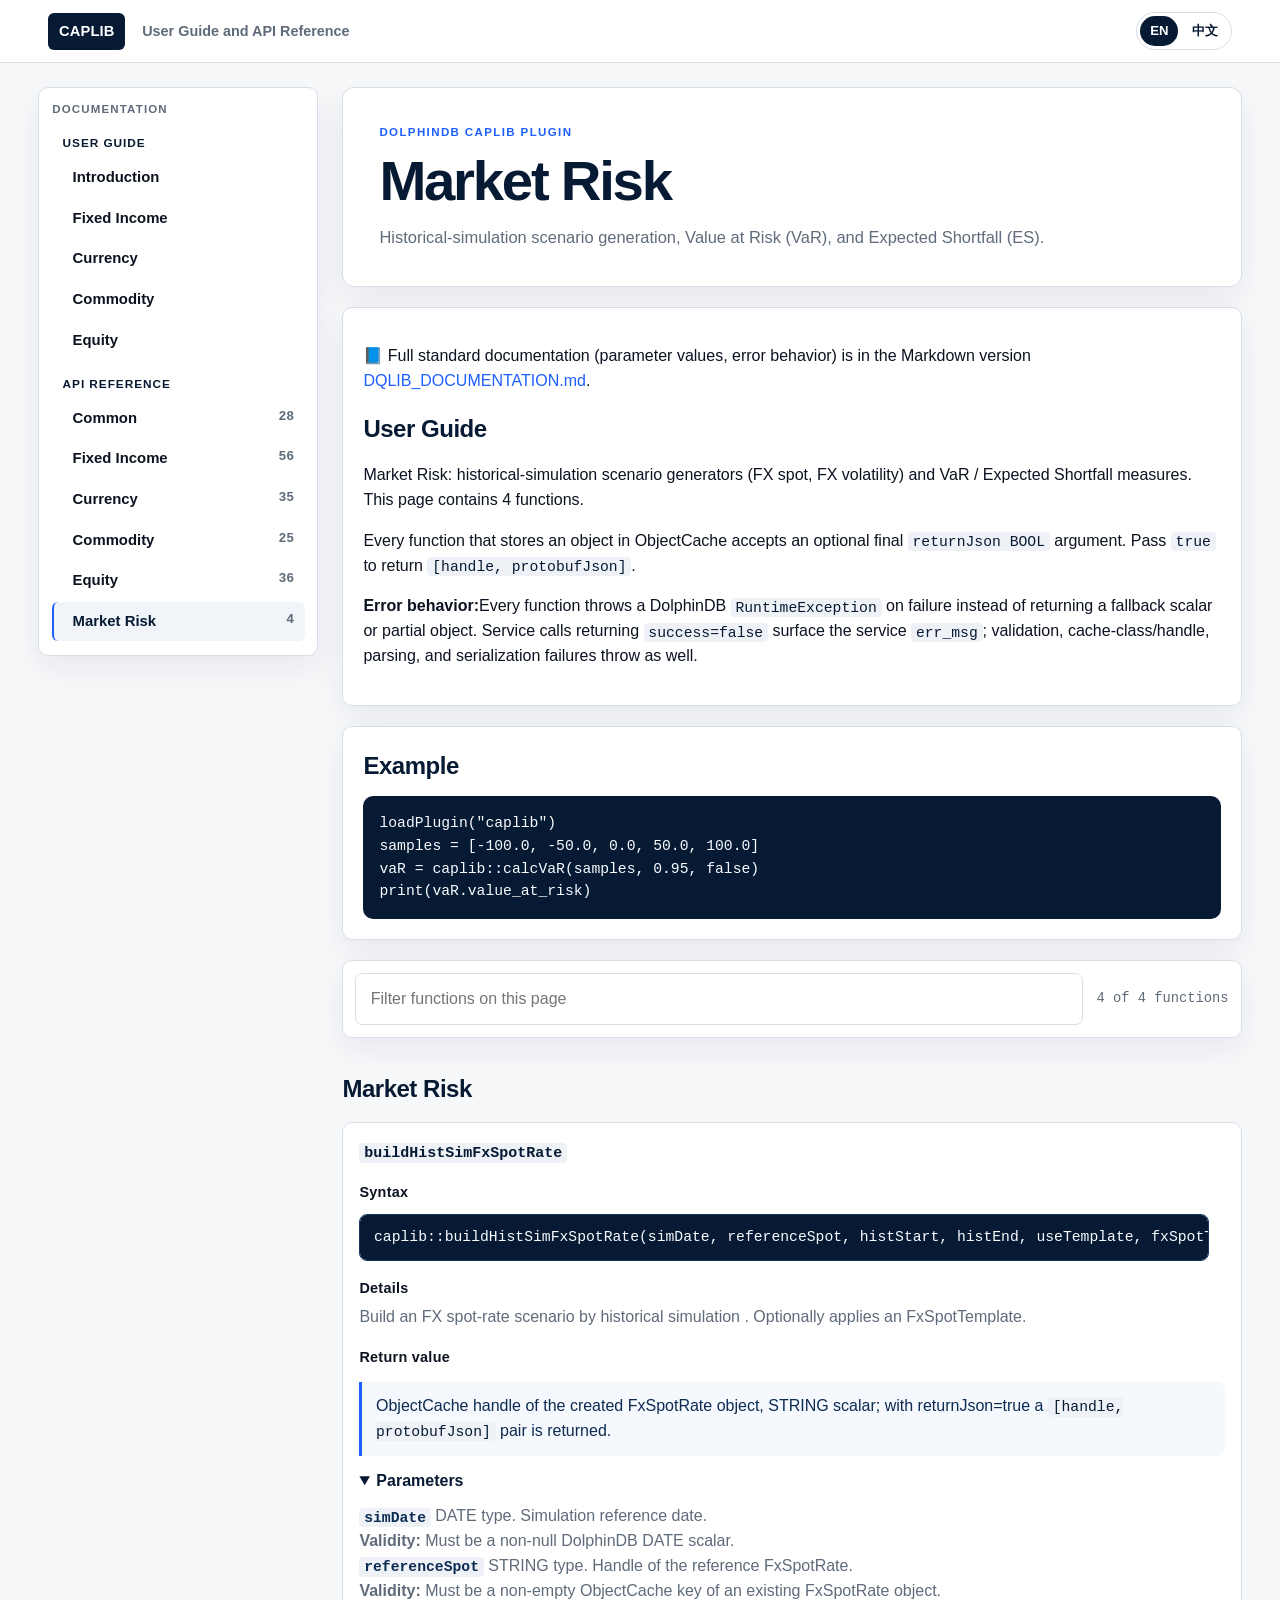
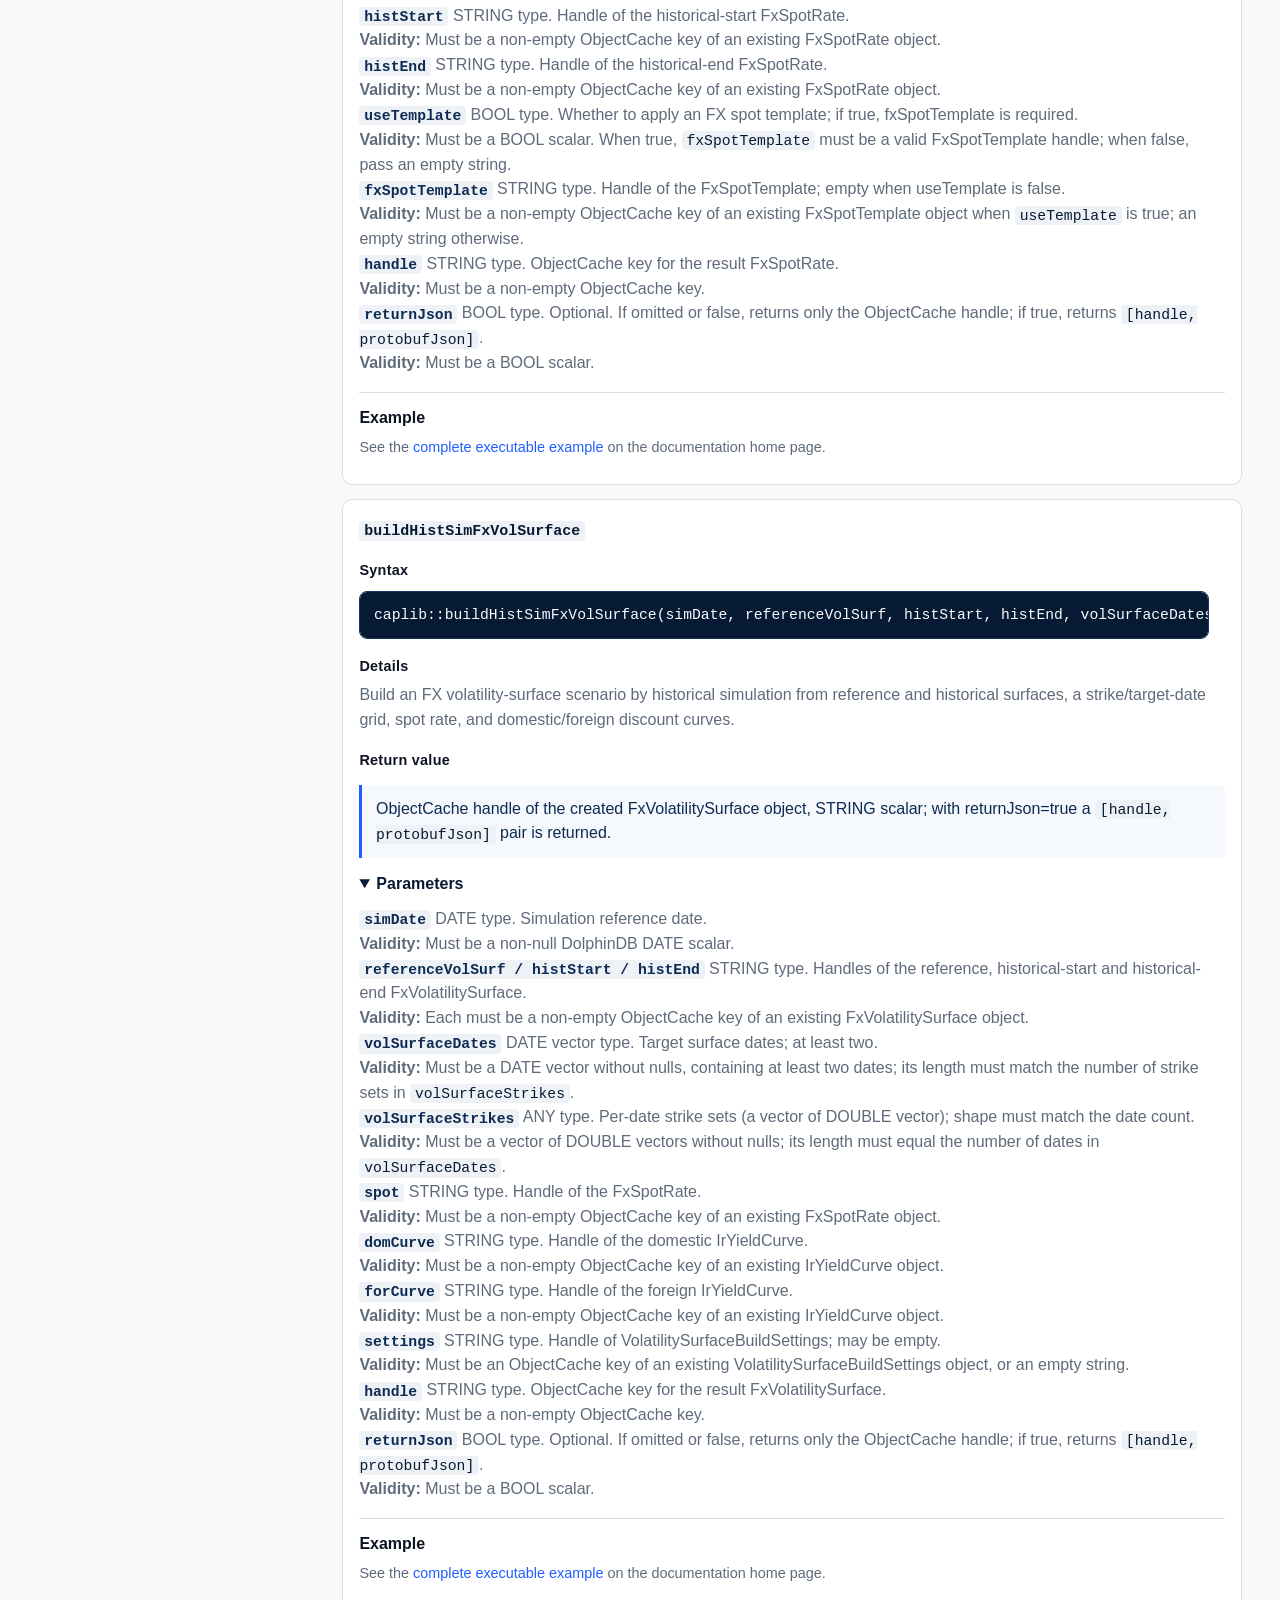
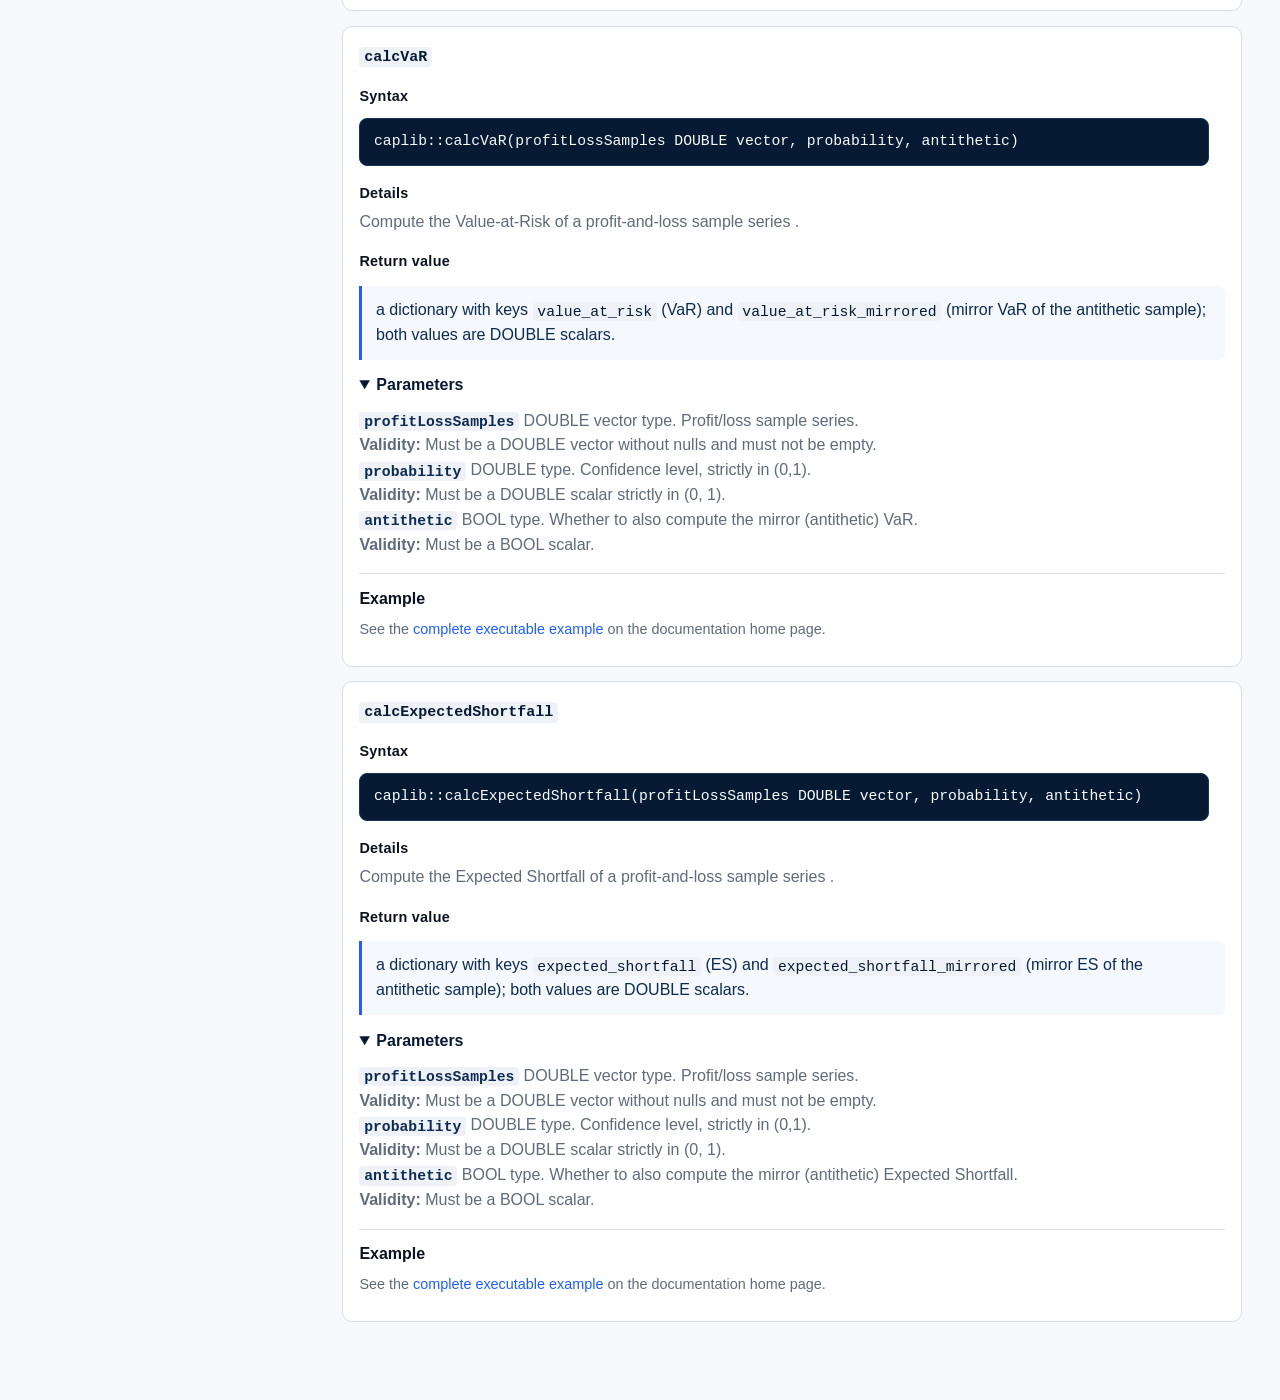
<file: docs/html/market-risk.html>
<!doctype html>
<html lang="en">
<head>
  <meta charset="utf-8">
  <meta name="viewport" content="width=device-width, initial-scale=1">
  <title>Market Risk | CAPLIB</title>
  <link rel="stylesheet" href="styles.css">
  <link rel="alternate" hreflang="zh-CN" href="zh/market-risk.html">
</head>
<body>
  <nav class="top-nav"><a class="brand" href="index.html">CAPLIB</a><span class="top-label">User Guide and API Reference</span><span class="lang-switch"><span class="lang-active">EN</span><a href="zh/market-risk.html">中文</a></span></nav>
  <div class="shell">
    <aside class="side-nav"><div class="side-title">Documentation</div><div class="nav-group"><div class="nav-heading">User Guide</div><a class="nav-child" href="index.html#user-guide">Introduction</a><a class="nav-child" href="fixed-income.html#user-guide">Fixed Income</a><a class="nav-child" href="currency.html#user-guide">Currency</a><a class="nav-child" href="commodity.html#user-guide">Commodity</a><a class="nav-child" href="equity.html#user-guide">Equity</a></div><div class="nav-group"><div class="nav-heading">API Reference</div><a class="nav-child" href="shared.html#api-reference">Common <span>28</span></a><a class="nav-child" href="fixed-income.html#api-reference">Fixed Income <span>56</span></a><a class="nav-child" href="currency.html#api-reference">Currency <span>35</span></a><a class="nav-child" href="commodity.html#api-reference">Commodity <span>25</span></a><a class="nav-child" href="equity.html#api-reference">Equity <span>36</span></a><a class="nav-child active" href="market-risk.html#api-reference">Market Risk <span>4</span></a></div></aside>
    <main class="content">
      <header class="page-header">
        <p class="kicker">DolphinDB caplib plugin</p>
        <h1>Market Risk</h1>
        <p class="lede">Historical-simulation scenario generation, Value at Risk (VaR), and Expected Shortfall (ES).</p>
      </header>
      <section id="user-guide" class="panel"><p class="validity-guide">📘 Full standard documentation (parameter values, error behavior) is in the Markdown version <a href="../DQLIB_DOCUMENTATION.md">DQLIB_DOCUMENTATION.md</a>.</p><h2>User Guide</h2><p>Market Risk: historical-simulation scenario generators (FX spot, FX volatility) and VaR / Expected Shortfall measures. This page contains 4 functions.</p><p>Every function that stores an object in ObjectCache accepts an optional final <code>returnJson BOOL</code> argument. Pass <code>true</code> to return <code>[handle, protobufJson]</code>.</p><p class="validity-guide"><strong>Error behavior:</strong>Every function throws a DolphinDB <code>RuntimeException</code> on failure instead of returning a fallback scalar or partial object. Service calls returning <code>success=false</code> surface the service <code>err_msg</code>; validation, cache-class/handle, parsing, and serialization failures throw as well.</p></section><section class="panel example"><h2>Example</h2><pre><code>loadPlugin(&quot;caplib&quot;)
samples = [-100.0, -50.0, 0.0, 50.0, 100.0]
vaR = caplib::calcVaR(samples, 0.95, false)
print(vaR.value_at_risk)</code></pre></section><div id="api-reference" class="filter-box"><input id="filter" type="search" placeholder="Filter functions on this page"><span id="count"></span></div>
<section class="api-group"><h2>Market Risk</h2>


<article class="api-card" data-search="build an fx spot-rate historical simulation scenario generator. simdate referencespot histstart histend usetemplate fxspottemplate handle">
  <div class="api-card-head">
    <div>
      <a id="buildhistsimfxspotrate"></a>
      <h3><code>buildHistSimFxSpotRate</code></h3>
      <h4 class="api-subheading">Syntax</h4>
      <p class="full-signature"><code>caplib::buildHistSimFxSpotRate(simDate, referenceSpot, histStart, histEnd, useTemplate, fxSpotTemplate, handle[, returnJson])</code></p>
      <h4 class="api-subheading">Details</h4>
      <p class="api-description">Build an FX spot-rate scenario by historical simulation . Optionally applies an FxSpotTemplate.</p>
    </div>

  </div>
  <h4 class="api-subheading">Return value</h4>
  <p class="return-description">ObjectCache handle of the created FxSpotRate object, STRING scalar; with returnJson=true a <code>[handle, protobufJson]</code> pair is returned.</p>
  <details open>
    <summary>Parameters</summary>
    <div class="param-list"><p class="param-item"><code>simDate</code> DATE type. Simulation reference date.<br><span class="validity-note"><strong>Validity:</strong> Must be a non-null DolphinDB DATE scalar.</span></p>
<p class="param-item"><code>referenceSpot</code> STRING type. Handle of the reference FxSpotRate.<br><span class="validity-note"><strong>Validity:</strong> Must be a non-empty ObjectCache key of an existing FxSpotRate object.</span></p>
<p class="param-item"><code>histStart</code> STRING type. Handle of the historical-start FxSpotRate.<br><span class="validity-note"><strong>Validity:</strong> Must be a non-empty ObjectCache key of an existing FxSpotRate object.</span></p>
<p class="param-item"><code>histEnd</code> STRING type. Handle of the historical-end FxSpotRate.<br><span class="validity-note"><strong>Validity:</strong> Must be a non-empty ObjectCache key of an existing FxSpotRate object.</span></p>
<p class="param-item"><code>useTemplate</code> BOOL type. Whether to apply an FX spot template; if true, fxSpotTemplate is required.<br><span class="validity-note"><strong>Validity:</strong> Must be a BOOL scalar. When true, <code>fxSpotTemplate</code> must be a valid FxSpotTemplate handle; when false, pass an empty string.</span></p>
<p class="param-item"><code>fxSpotTemplate</code> STRING type. Handle of the FxSpotTemplate; empty when useTemplate is false.<br><span class="validity-note"><strong>Validity:</strong> Must be a non-empty ObjectCache key of an existing FxSpotTemplate object when <code>useTemplate</code> is true; an empty string otherwise.</span></p>
<p class="param-item"><code>handle</code> STRING type. ObjectCache key for the result FxSpotRate.<br><span class="validity-note"><strong>Validity:</strong> Must be a non-empty ObjectCache key.</span></p>
<p class="param-item"><code>returnJson</code> BOOL type. Optional. If omitted or false, returns only the ObjectCache handle; if true, returns <code>[handle, protobufJson]</code>.<br><span class="validity-note"><strong>Validity:</strong> Must be a BOOL scalar.</span></p></div>
  </details>

<div class="api-example"><h4>Example</h4><p>See the <a href="index.html#example">complete executable example</a> on the documentation home page.</p></div>
</article>
<article class="api-card" data-search="build an fx volatility-surface historical simulation scenario generator. simdate referencesurface histstart histend dates strikes spot domcurve forcurve settings handle">
  <div class="api-card-head">
    <div>
      <a id="buildhistsimfxvolsurface"></a>
      <h3><code>buildHistSimFxVolSurface</code></h3>
      <h4 class="api-subheading">Syntax</h4>
      <p class="full-signature"><code>caplib::buildHistSimFxVolSurface(simDate, referenceVolSurf, histStart, histEnd, volSurfaceDates DATE vector, volSurfaceStrikes, spot, domCurve, forCurve, settings, handle[, returnJson])</code></p>
      <h4 class="api-subheading">Details</h4>
      <p class="api-description">Build an FX volatility-surface scenario by historical simulation  from reference and historical surfaces, a strike/target-date grid, spot rate, and domestic/foreign discount curves.</p>
    </div>

  </div>
  <h4 class="api-subheading">Return value</h4>
  <p class="return-description">ObjectCache handle of the created FxVolatilitySurface object, STRING scalar; with returnJson=true a <code>[handle, protobufJson]</code> pair is returned.</p>
  <details open>
    <summary>Parameters</summary>
    <div class="param-list"><p class="param-item"><code>simDate</code> DATE type. Simulation reference date.<br><span class="validity-note"><strong>Validity:</strong> Must be a non-null DolphinDB DATE scalar.</span></p>
<p class="param-item"><code>referenceVolSurf / histStart / histEnd</code> STRING type. Handles of the reference, historical-start and historical-end FxVolatilitySurface.<br><span class="validity-note"><strong>Validity:</strong> Each must be a non-empty ObjectCache key of an existing FxVolatilitySurface object.</span></p>
<p class="param-item"><code>volSurfaceDates</code> DATE vector type. Target surface dates; at least two.<br><span class="validity-note"><strong>Validity:</strong> Must be a DATE vector without nulls, containing at least two dates; its length must match the number of strike sets in <code>volSurfaceStrikes</code>.</span></p>
<p class="param-item"><code>volSurfaceStrikes</code> ANY type. Per-date strike sets (a vector of DOUBLE vector); shape must match the date count.<br><span class="validity-note"><strong>Validity:</strong> Must be a vector of DOUBLE vectors without nulls; its length must equal the number of dates in <code>volSurfaceDates</code>.</span></p>
<p class="param-item"><code>spot</code> STRING type. Handle of the FxSpotRate.<br><span class="validity-note"><strong>Validity:</strong> Must be a non-empty ObjectCache key of an existing FxSpotRate object.</span></p>
<p class="param-item"><code>domCurve</code> STRING type. Handle of the domestic IrYieldCurve.<br><span class="validity-note"><strong>Validity:</strong> Must be a non-empty ObjectCache key of an existing IrYieldCurve object.</span></p>
<p class="param-item"><code>forCurve</code> STRING type. Handle of the foreign IrYieldCurve.<br><span class="validity-note"><strong>Validity:</strong> Must be a non-empty ObjectCache key of an existing IrYieldCurve object.</span></p>
<p class="param-item"><code>settings</code> STRING type. Handle of VolatilitySurfaceBuildSettings; may be empty.<br><span class="validity-note"><strong>Validity:</strong> Must be an ObjectCache key of an existing VolatilitySurfaceBuildSettings object, or an empty string.</span></p>
<p class="param-item"><code>handle</code> STRING type. ObjectCache key for the result FxVolatilitySurface.<br><span class="validity-note"><strong>Validity:</strong> Must be a non-empty ObjectCache key.</span></p>
<p class="param-item"><code>returnJson</code> BOOL type. Optional. If omitted or false, returns only the ObjectCache handle; if true, returns <code>[handle, protobufJson]</code>.<br><span class="validity-note"><strong>Validity:</strong> Must be a BOOL scalar.</span></p></div>
  </details>

<div class="api-example"><h4>Example</h4><p>See the <a href="index.html#example">complete executable example</a> on the documentation home page.</p></div>
</article>
<article class="api-card" data-search="compute the value-at-risk var of a profit-and-loss sample series. profitlosssamples probability antithetic">
  <div class="api-card-head">
    <div>
      <a id="calcvar"></a>
      <h3><code>calcVaR</code></h3>
      <h4 class="api-subheading">Syntax</h4>
      <p class="full-signature"><code>caplib::calcVaR(profitLossSamples DOUBLE vector, probability, antithetic)</code></p>
      <h4 class="api-subheading">Details</h4>
      <p class="api-description">Compute the Value-at-Risk of a profit-and-loss sample series .</p>
    </div>

  </div>
  <h4 class="api-subheading">Return value</h4>
  <p class="return-description">a dictionary with keys <code>value_at_risk</code> (VaR) and <code>value_at_risk_mirrored</code> (mirror VaR of the antithetic sample); both values are DOUBLE scalars.</p>
  <details open>
    <summary>Parameters</summary>
    <div class="param-list"><p class="param-item"><code>profitLossSamples</code> DOUBLE vector type. Profit/loss sample series.<br><span class="validity-note"><strong>Validity:</strong> Must be a DOUBLE vector without nulls and must not be empty.</span></p>
<p class="param-item"><code>probability</code> DOUBLE type. Confidence level, strictly in (0,1).<br><span class="validity-note"><strong>Validity:</strong> Must be a DOUBLE scalar strictly in (0, 1).</span></p>
<p class="param-item"><code>antithetic</code> BOOL type. Whether to also compute the mirror (antithetic) VaR.<br><span class="validity-note"><strong>Validity:</strong> Must be a BOOL scalar.</span></p></div>
  </details>

<div class="api-example"><h4>Example</h4><p>See the <a href="index.html#example">complete executable example</a> on the documentation home page.</p></div>
</article>
<article class="api-card" data-search="compute the expected shortfall es of a profit-and-loss sample series. profitlosssamples probability antithetic">
  <div class="api-card-head">
    <div>
      <a id="calcexpectedshortfall"></a>
      <h3><code>calcExpectedShortfall</code></h3>
      <h4 class="api-subheading">Syntax</h4>
      <p class="full-signature"><code>caplib::calcExpectedShortfall(profitLossSamples DOUBLE vector, probability, antithetic)</code></p>
      <h4 class="api-subheading">Details</h4>
      <p class="api-description">Compute the Expected Shortfall of a profit-and-loss sample series .</p>
    </div>

  </div>
  <h4 class="api-subheading">Return value</h4>
  <p class="return-description">a dictionary with keys <code>expected_shortfall</code> (ES) and <code>expected_shortfall_mirrored</code> (mirror ES of the antithetic sample); both values are DOUBLE scalars.</p>
  <details open>
    <summary>Parameters</summary>
    <div class="param-list"><p class="param-item"><code>profitLossSamples</code> DOUBLE vector type. Profit/loss sample series.<br><span class="validity-note"><strong>Validity:</strong> Must be a DOUBLE vector without nulls and must not be empty.</span></p>
<p class="param-item"><code>probability</code> DOUBLE type. Confidence level, strictly in (0,1).<br><span class="validity-note"><strong>Validity:</strong> Must be a DOUBLE scalar strictly in (0, 1).</span></p>
<p class="param-item"><code>antithetic</code> BOOL type. Whether to also compute the mirror (antithetic) Expected Shortfall.<br><span class="validity-note"><strong>Validity:</strong> Must be a BOOL scalar.</span></p></div>
  </details>

<div class="api-example"><h4>Example</h4><p>See the <a href="index.html#example">complete executable example</a> on the documentation home page.</p></div>
</article>
</section>
<script>
const input = document.getElementById('filter');
const cards = Array.from(document.querySelectorAll('.api-card'));
const count = document.getElementById('count');
function update() {
  const q = input.value.trim().toLowerCase();
  let visible = 0;
  for (const card of cards) {
    const match = !q || card.dataset.search.includes(q);
    card.hidden = !match;
    if (match) visible += 1;
  }
  count.textContent = `${visible} of ${cards.length} functions`;
}
input.addEventListener('input', update);
update();
</script>
    </main>
  </div>
</body>
</html>
</file>
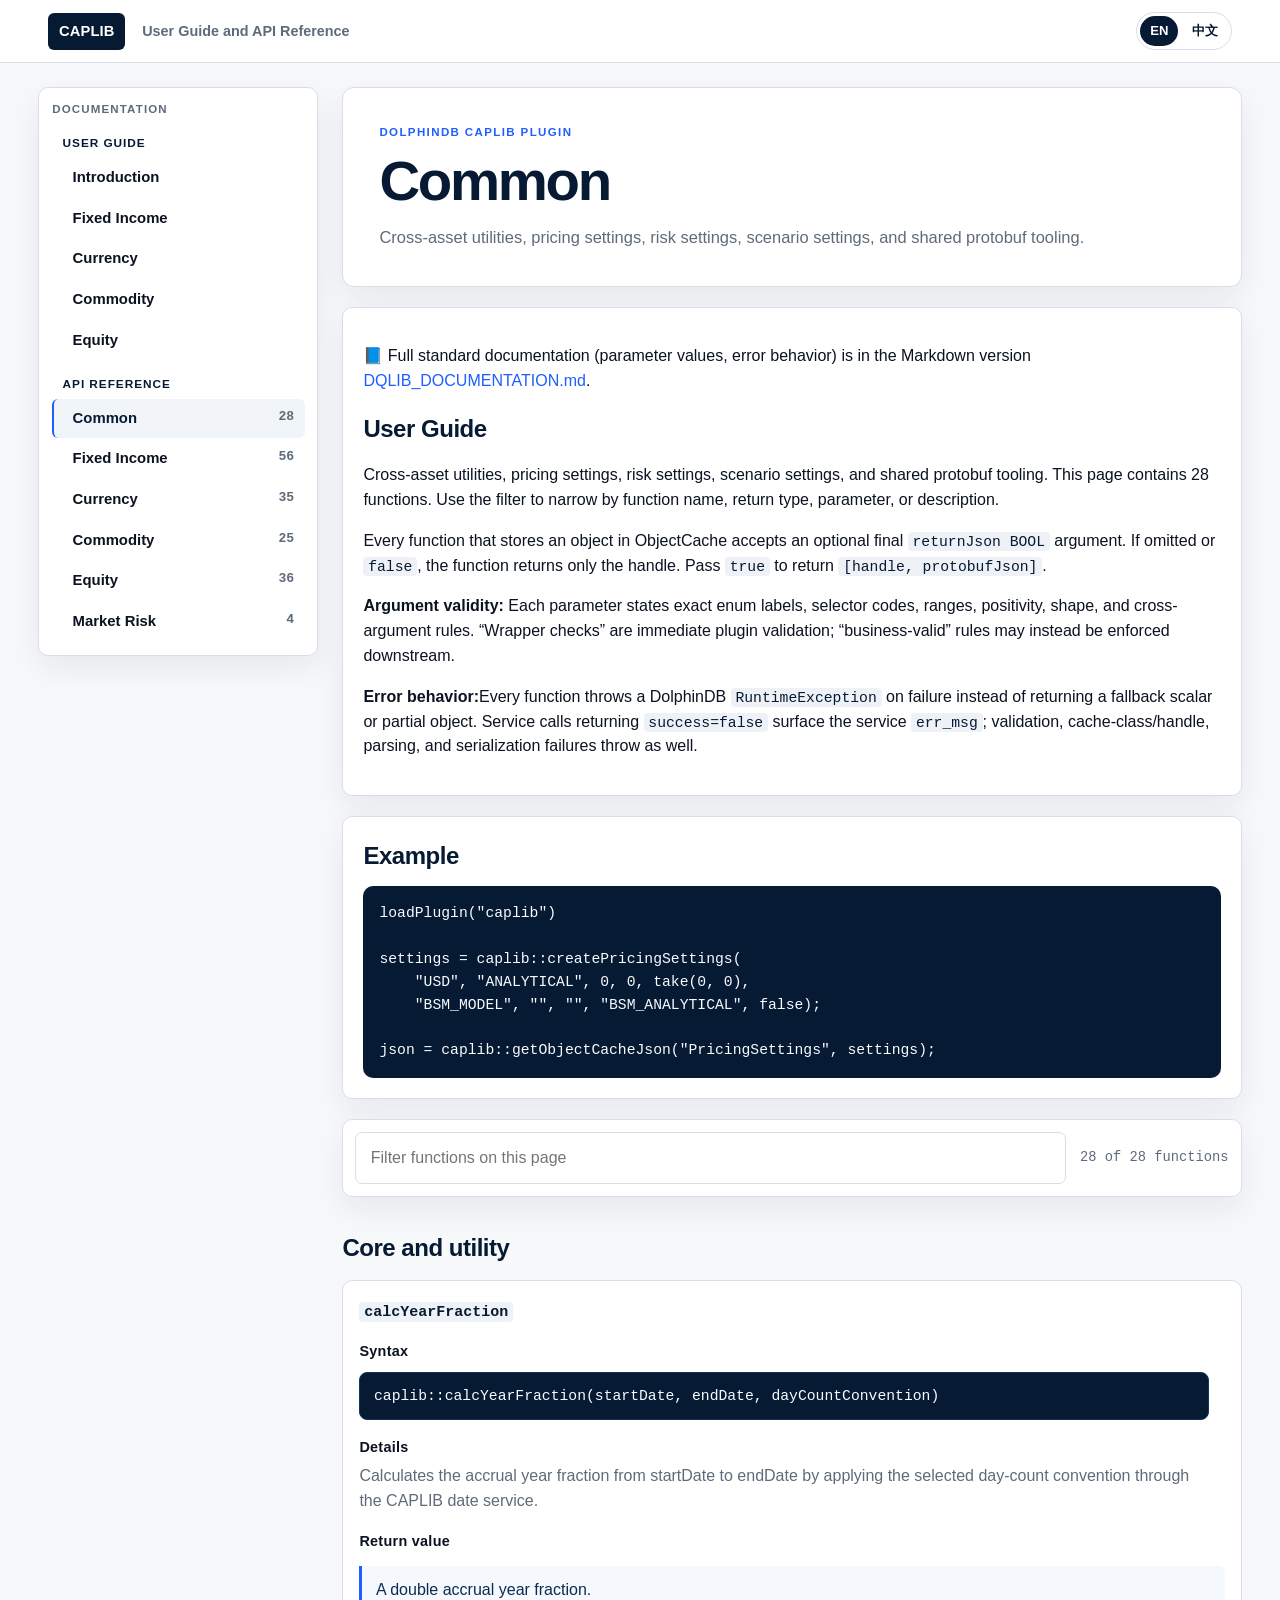
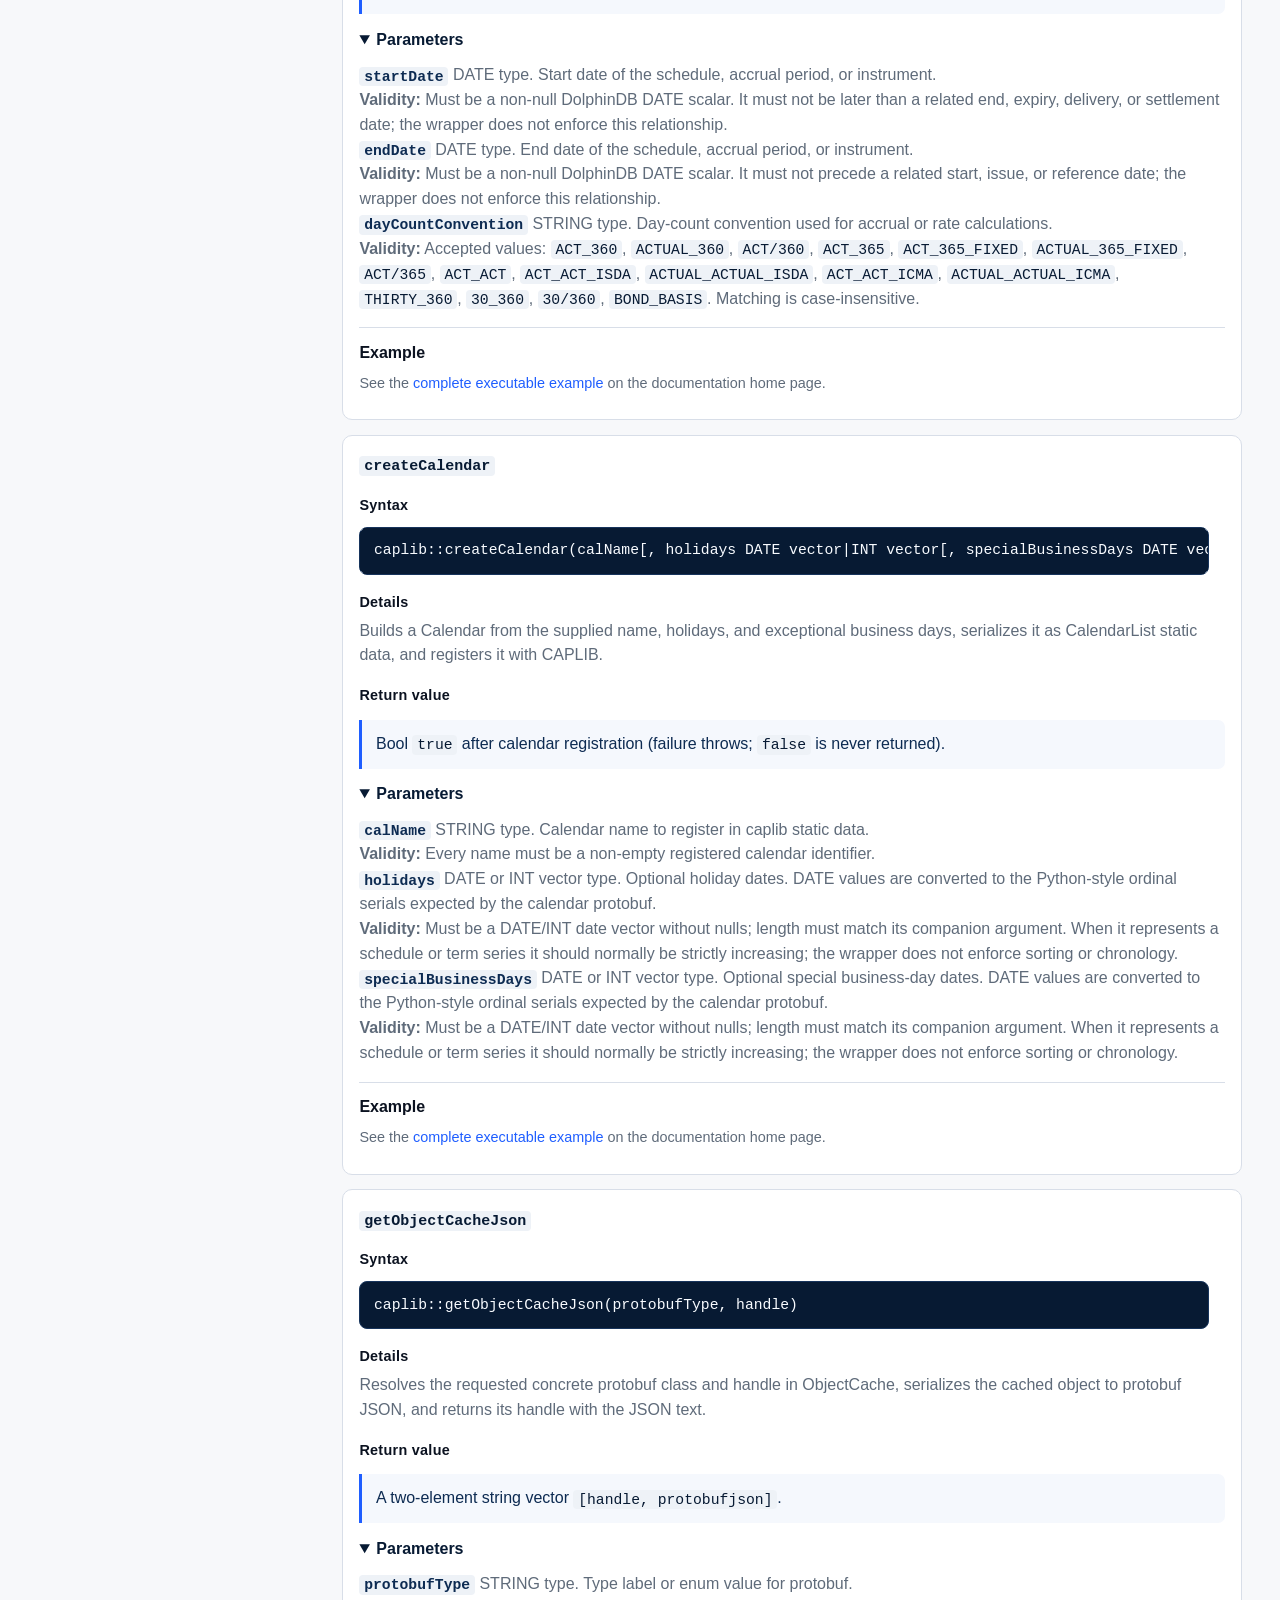
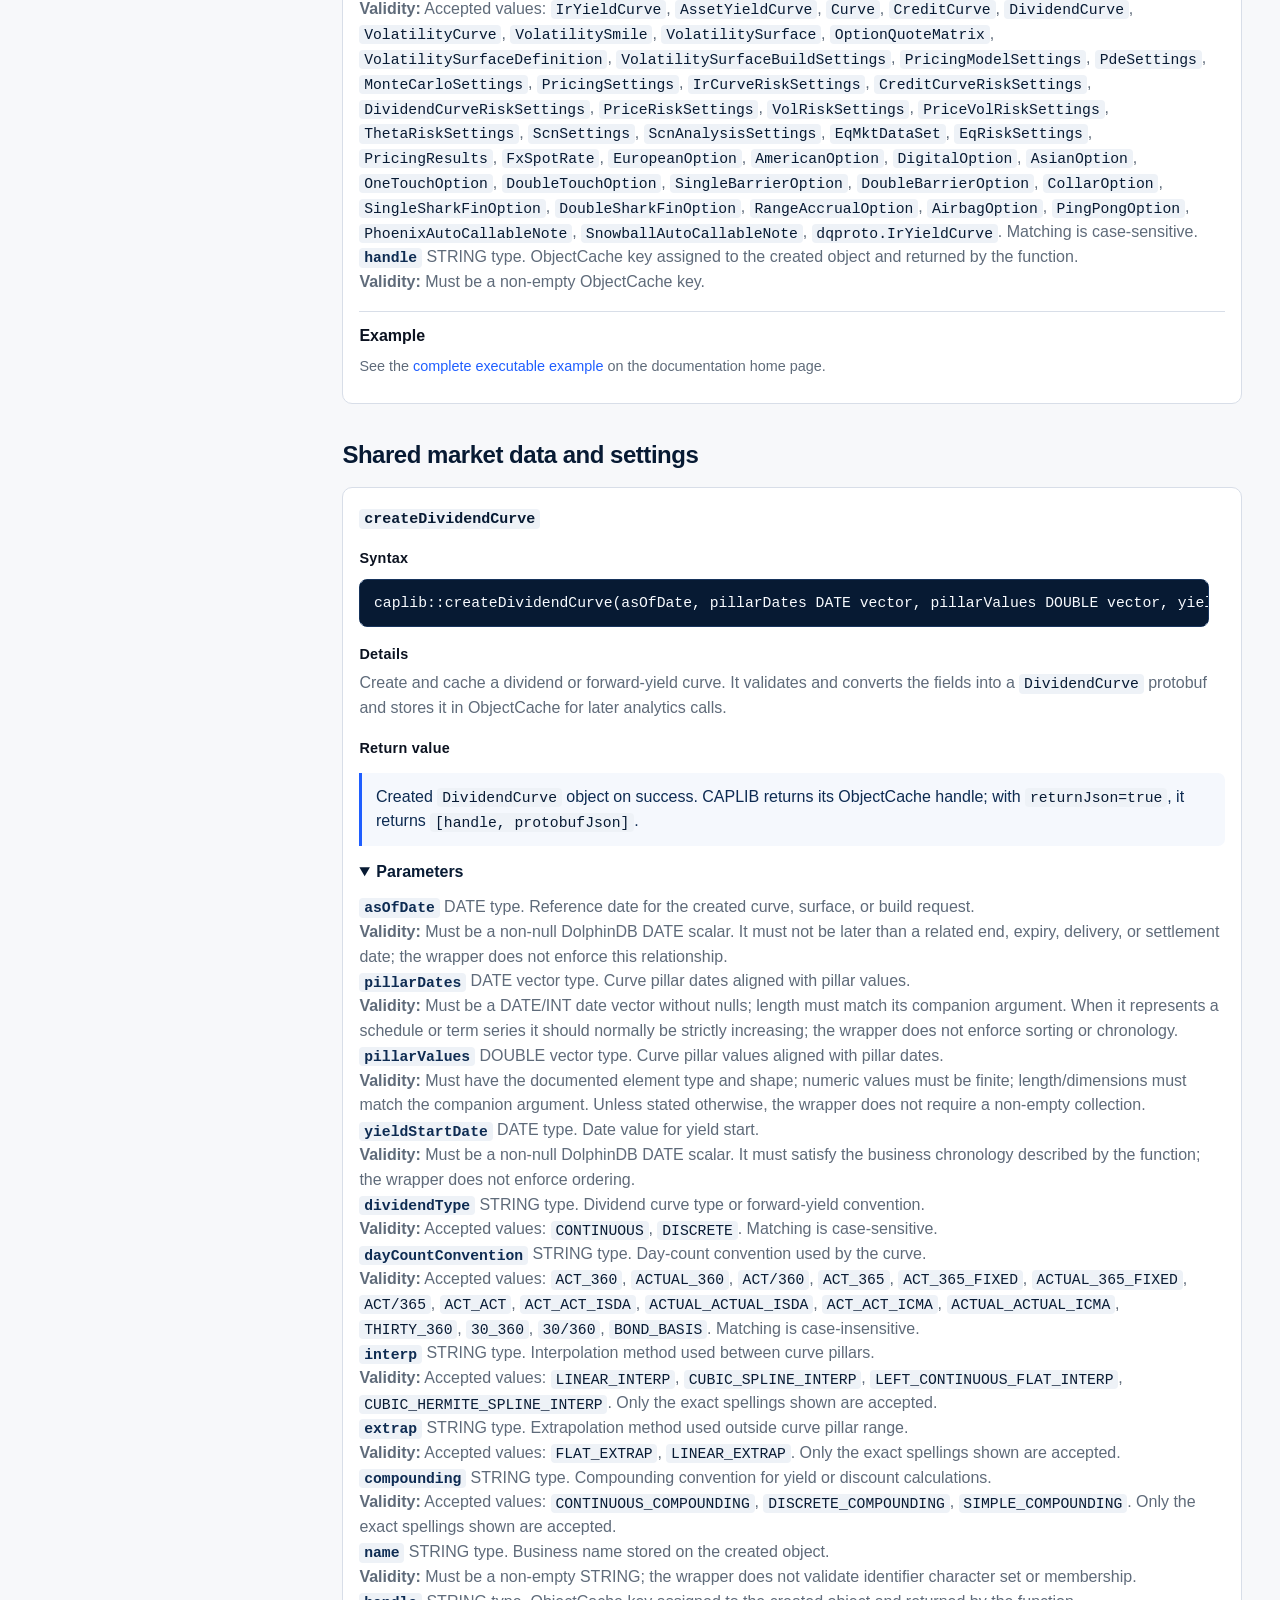
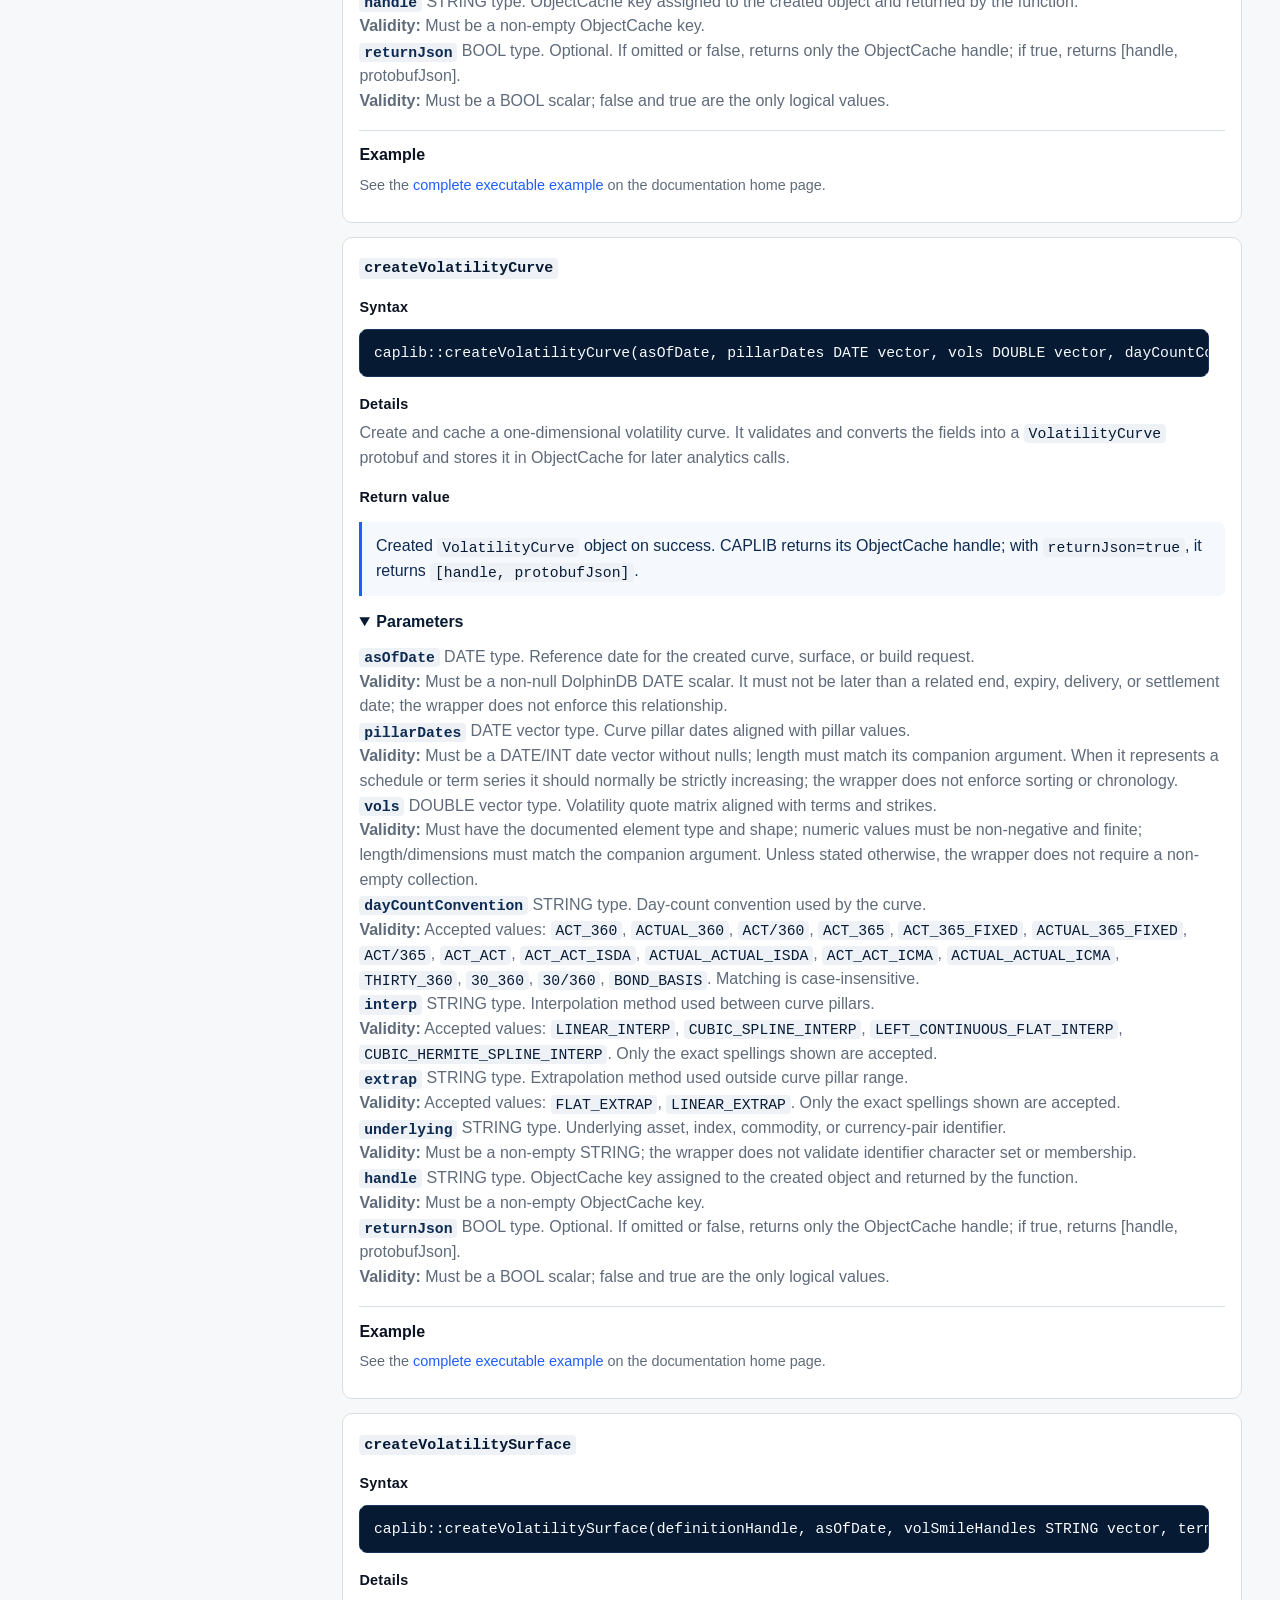
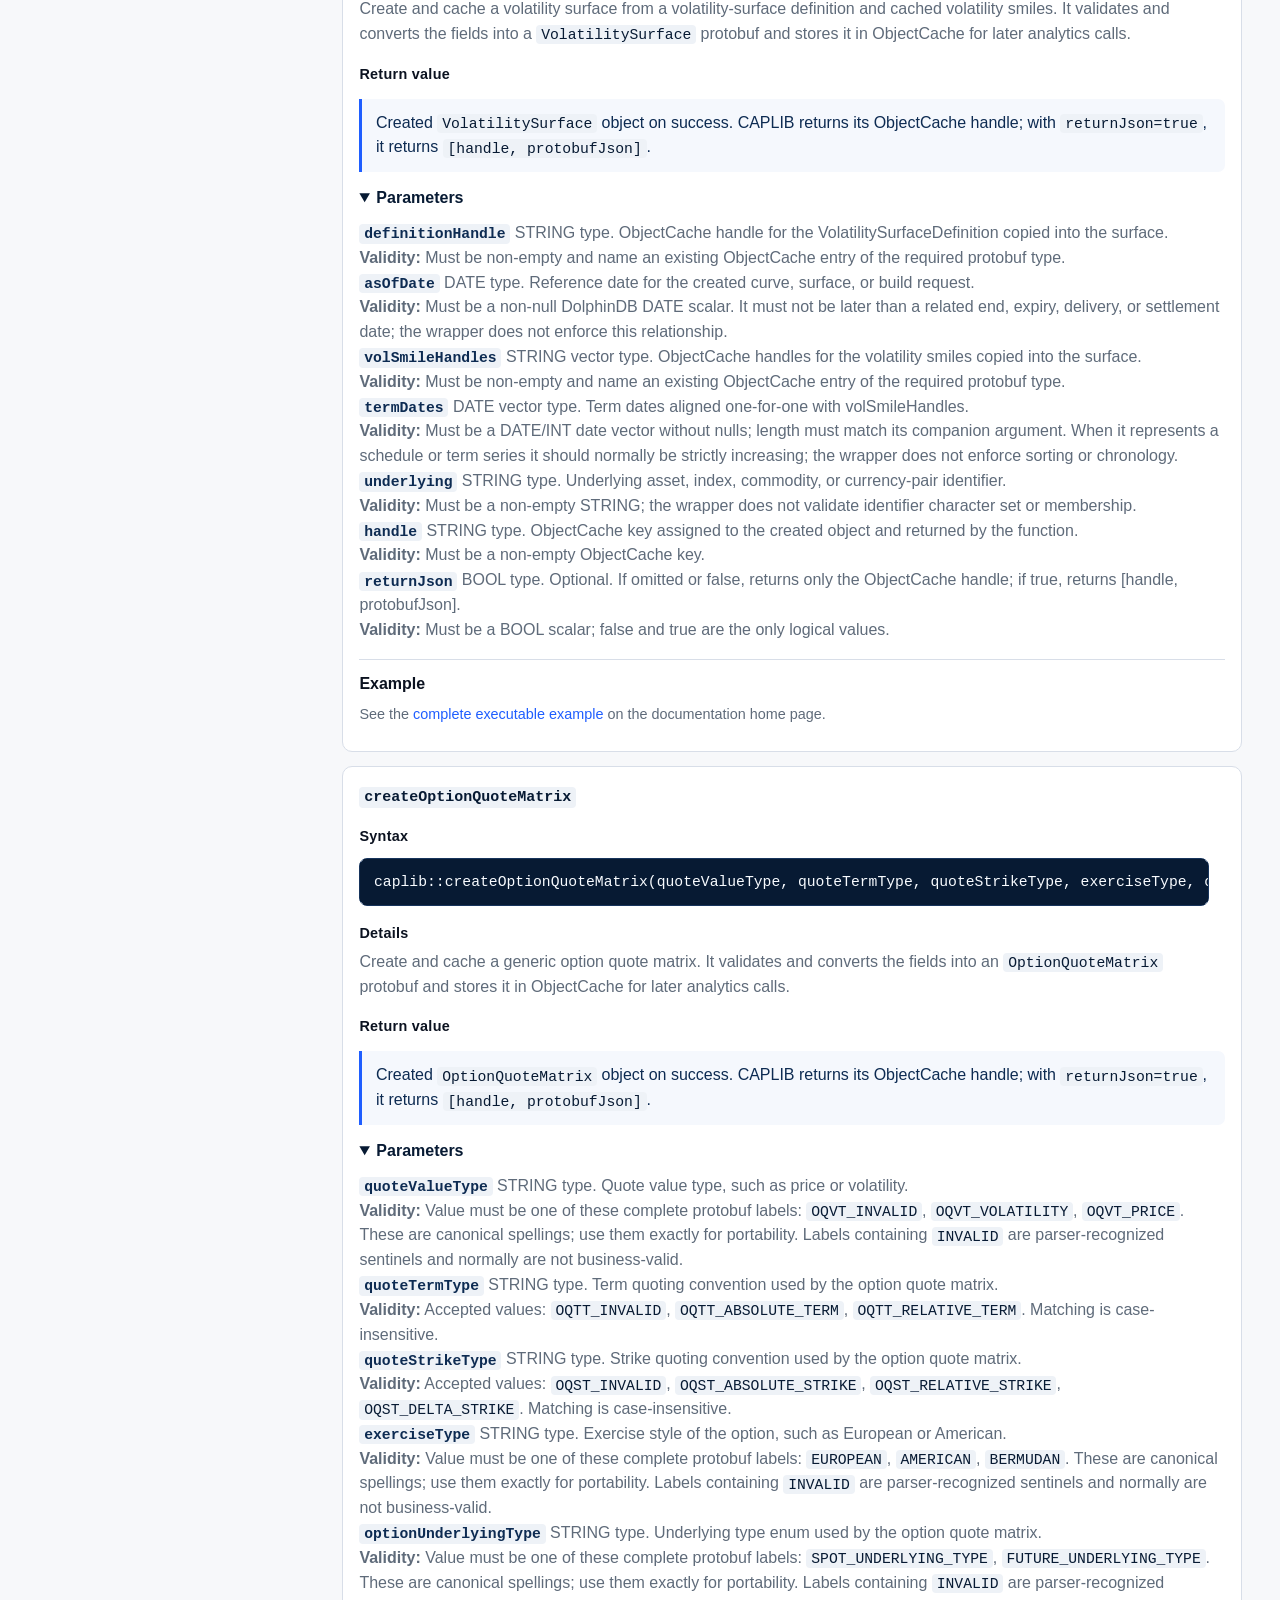
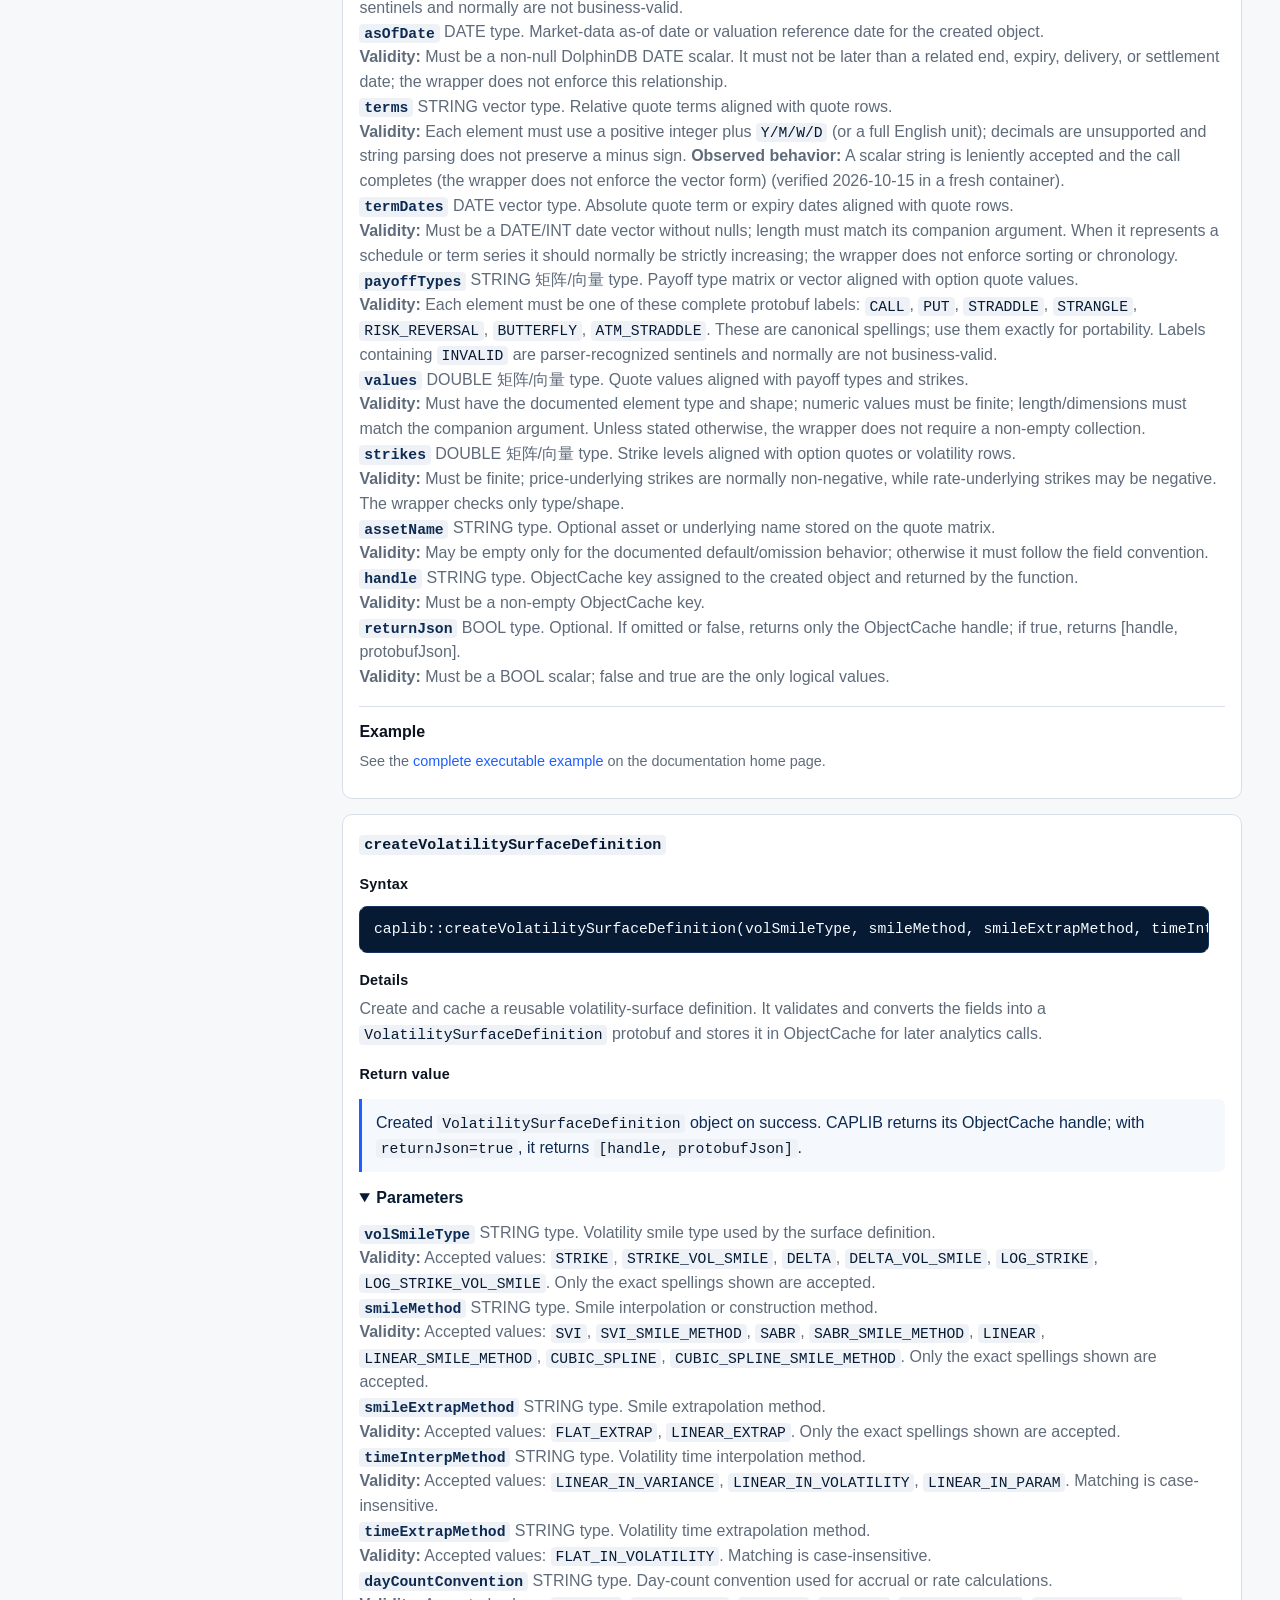
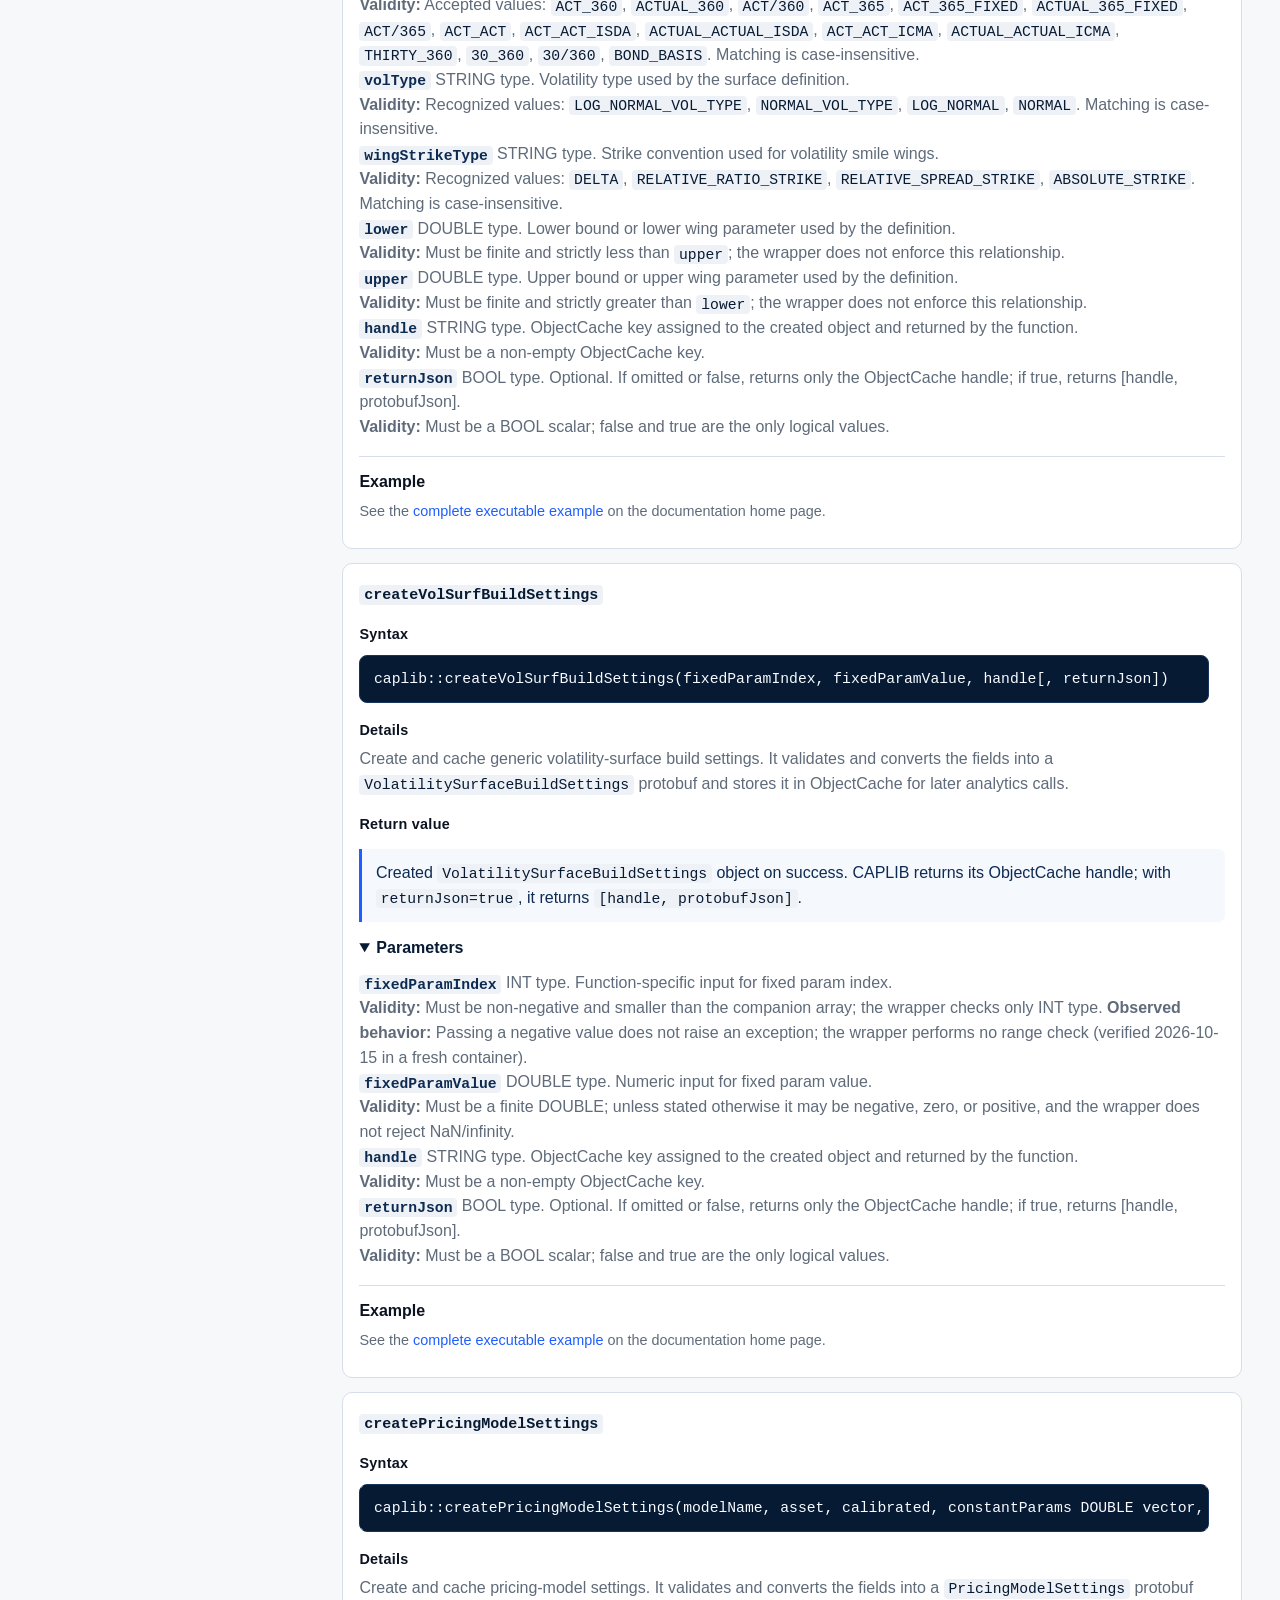
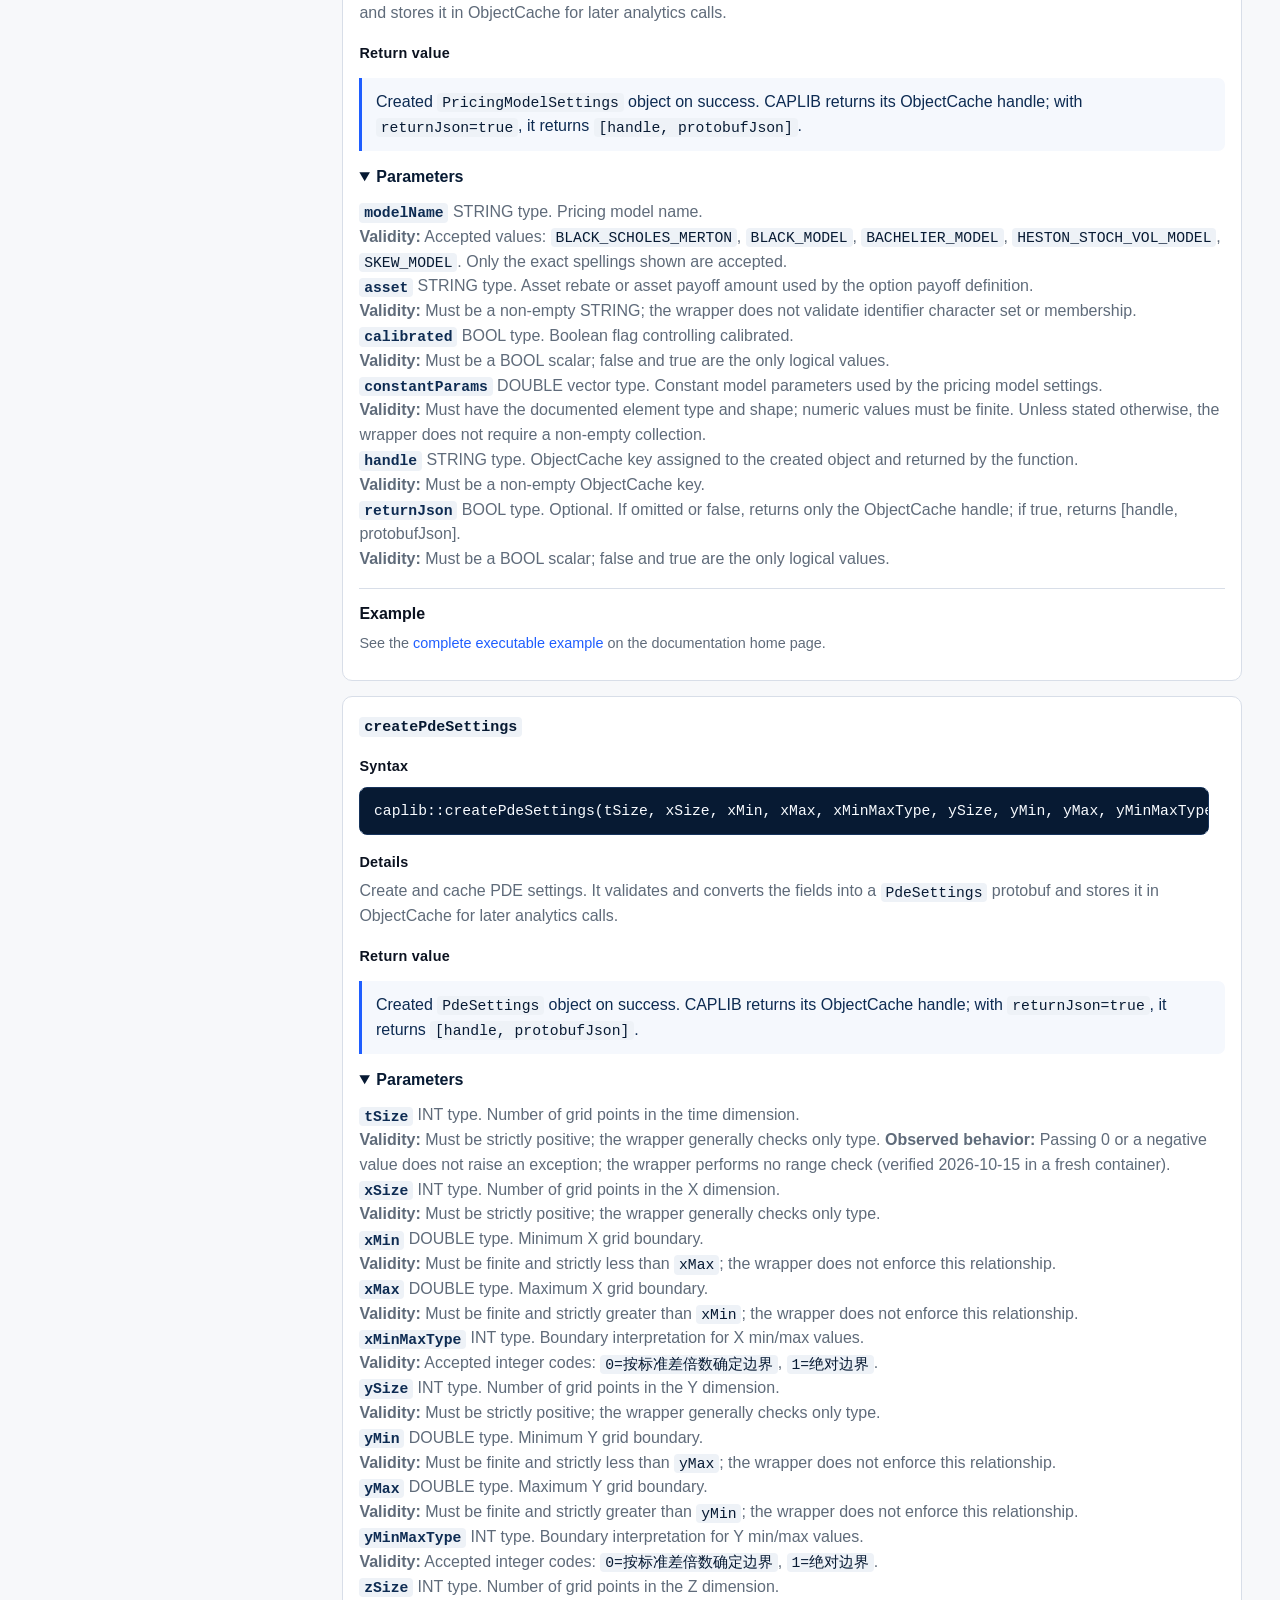
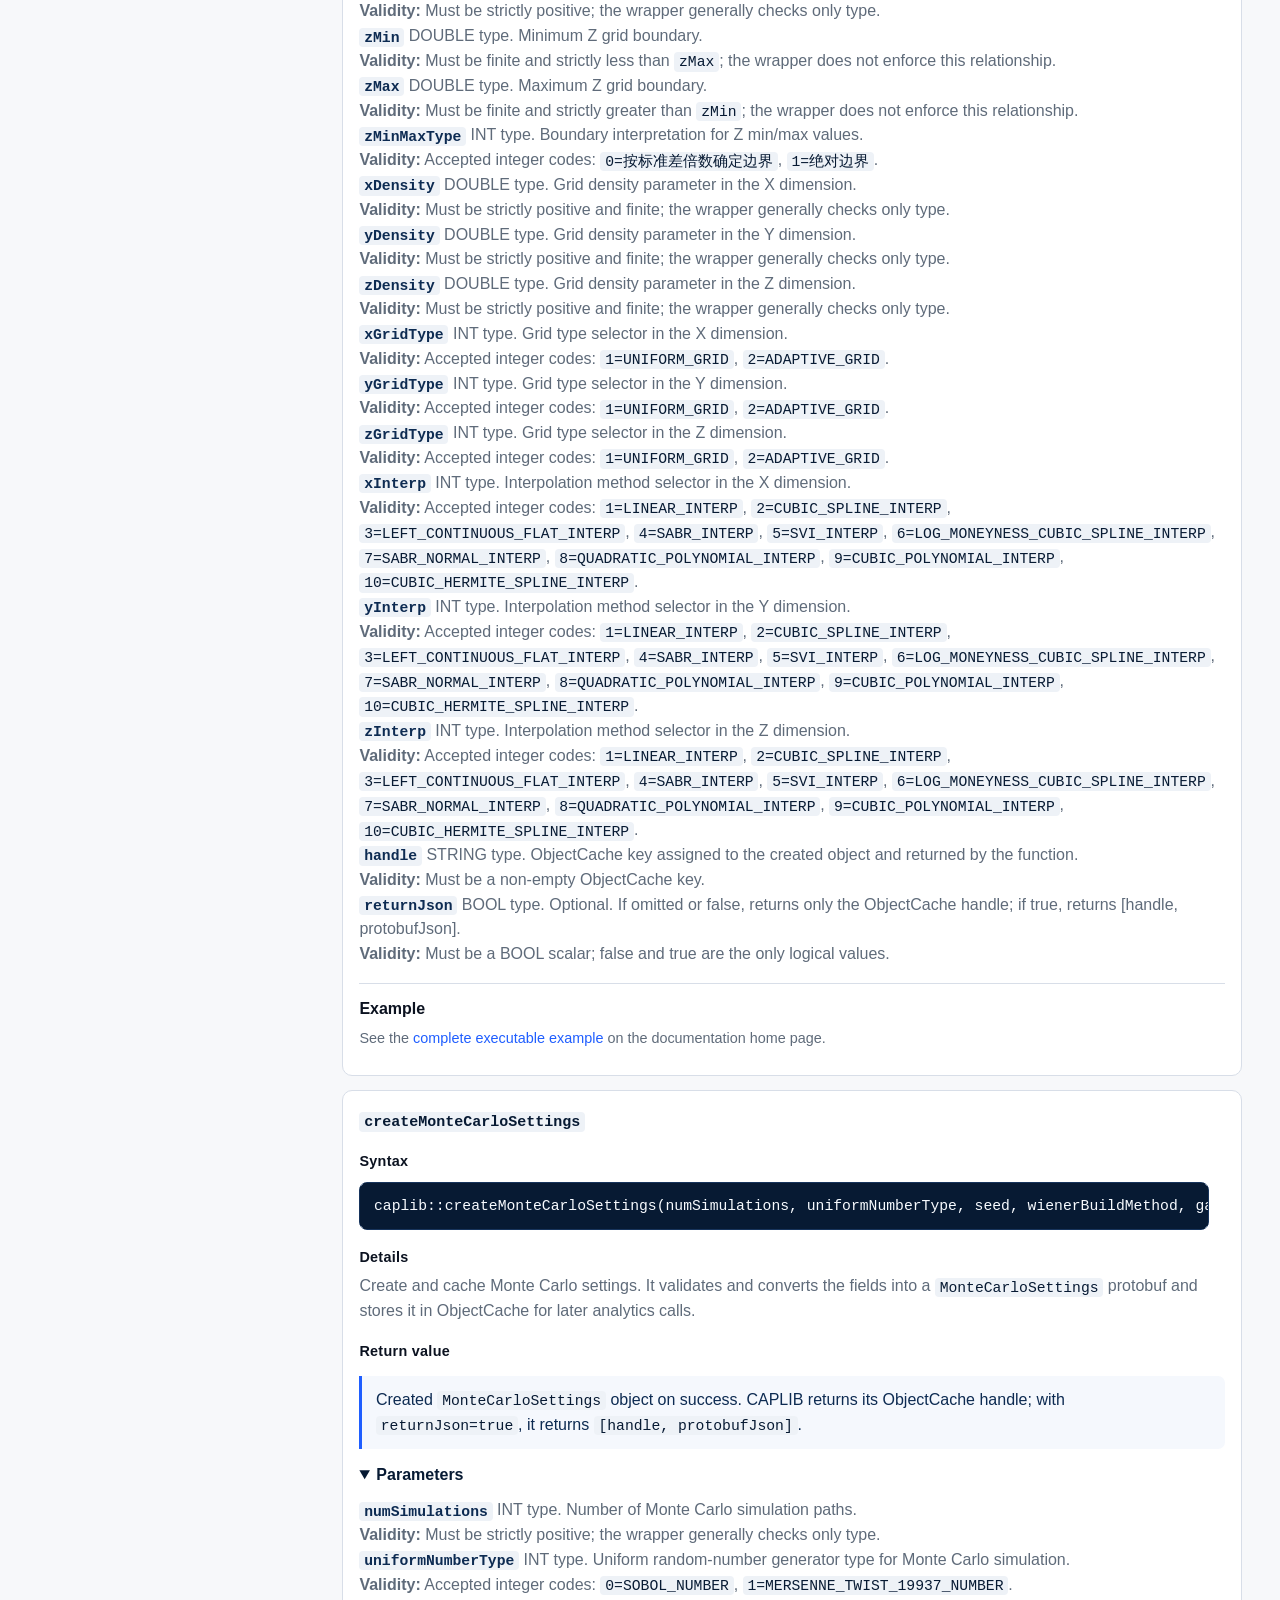
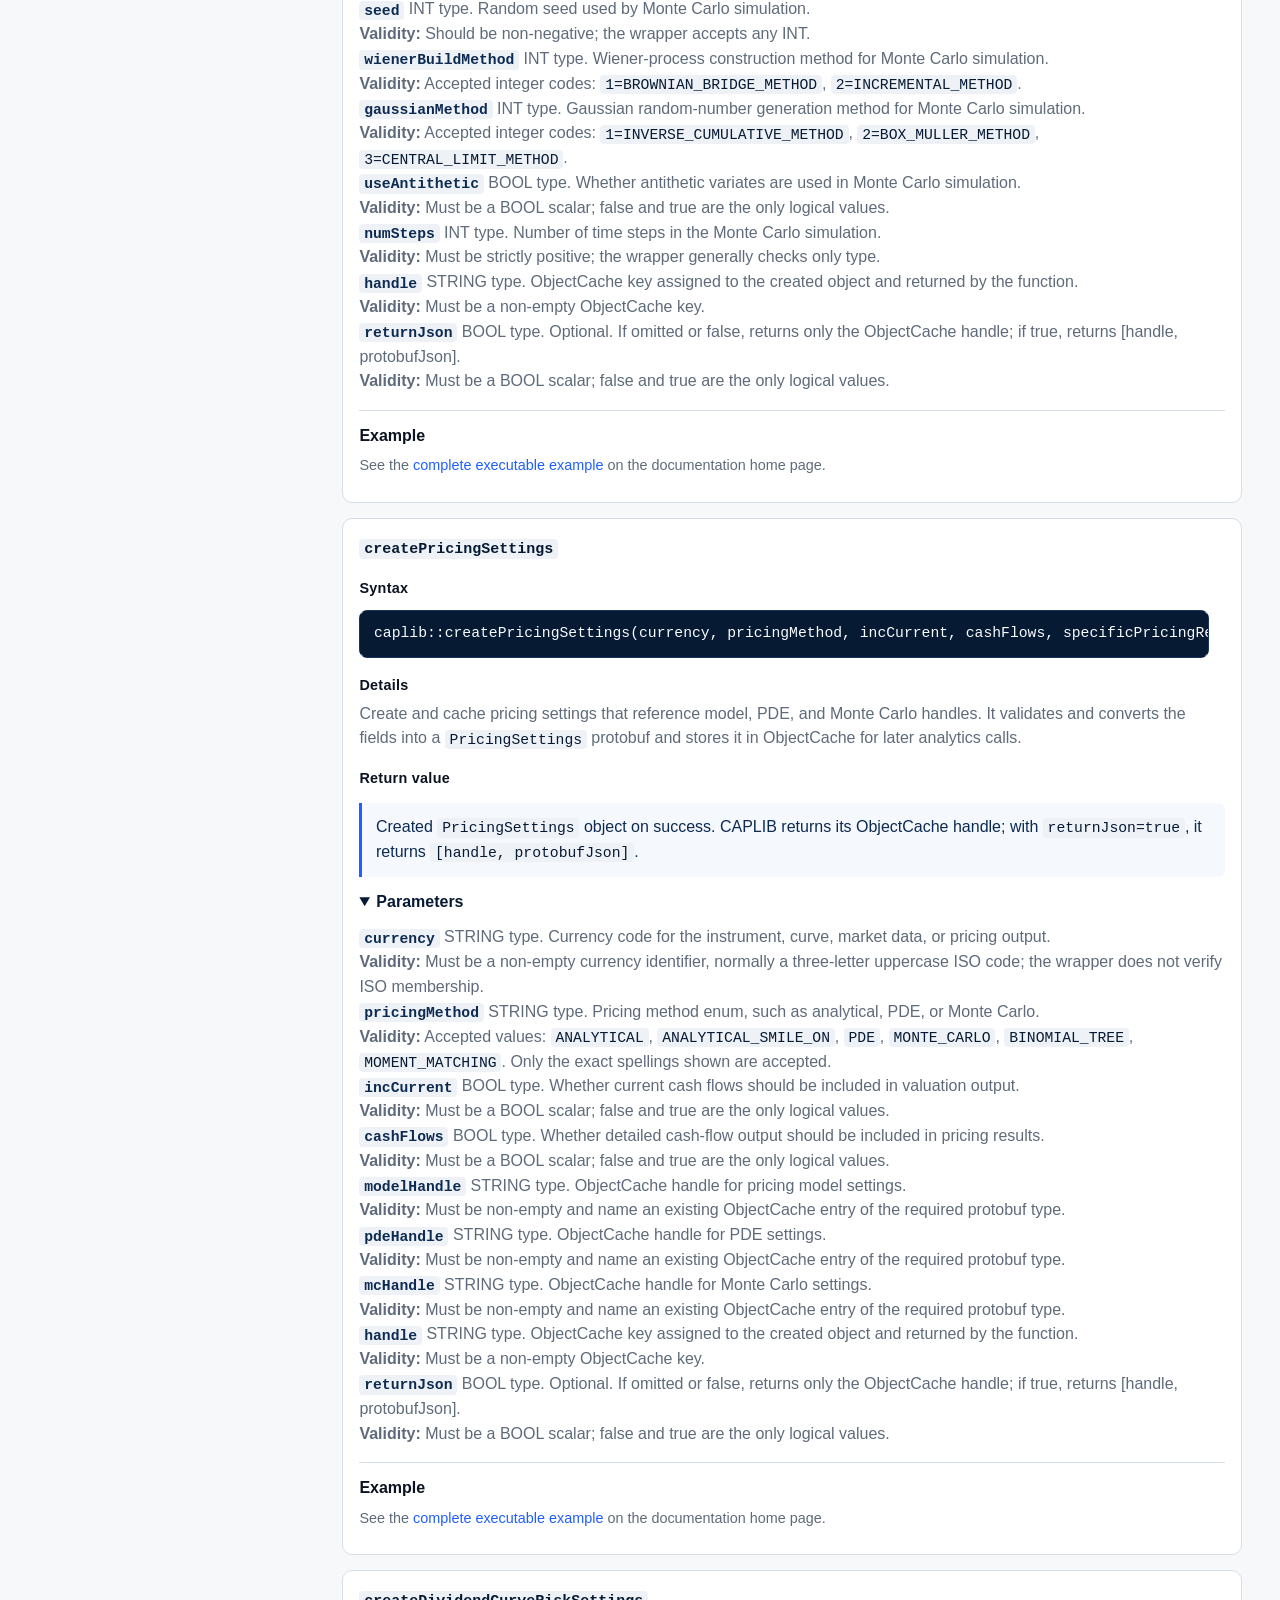
<file: docs/html/shared.html>
<!doctype html>
<html lang="en">
<head>
  <meta charset="utf-8">
  <meta name="viewport" content="width=device-width, initial-scale=1">
  <title>Common | CAPLIB</title>
  <link rel="stylesheet" href="styles.css">
  <link rel="alternate" hreflang="zh-CN" href="zh/shared.html">
</head>
<body>
  <nav class="top-nav"><a class="brand" href="index.html">CAPLIB</a><span class="top-label">User Guide and API Reference</span><span class="lang-switch"><span class="lang-active">EN</span><a href="zh/shared.html">中文</a></span></nav>
  <div class="shell">
    <aside class="side-nav"><div class="side-title">Documentation</div><div class="nav-group"><div class="nav-heading">User Guide</div><a class="nav-child" href="index.html#user-guide">Introduction</a><a class="nav-child" href="fixed-income.html#user-guide">Fixed Income</a><a class="nav-child" href="currency.html#user-guide">Currency</a><a class="nav-child" href="commodity.html#user-guide">Commodity</a><a class="nav-child" href="equity.html#user-guide">Equity</a></div><div class="nav-group"><div class="nav-heading">API Reference</div><a class="nav-child active" href="shared.html#api-reference">Common <span>28</span></a><a class="nav-child" href="fixed-income.html#api-reference">Fixed Income <span>56</span></a><a class="nav-child" href="currency.html#api-reference">Currency <span>35</span></a><a class="nav-child" href="commodity.html#api-reference">Commodity <span>25</span></a><a class="nav-child" href="equity.html#api-reference">Equity <span>36</span></a><a class="nav-child" href="market-risk.html#api-reference">Market Risk <span>4</span></a></div></aside>
    <main class="content">
      <header class="page-header">
        <p class="kicker">DolphinDB caplib plugin</p>
        <h1>Common</h1>
        <p class="lede">Cross-asset utilities, pricing settings, risk settings, scenario settings, and shared protobuf tooling.</p>
      </header>
      <section id="user-guide" class="panel"><p class="validity-guide">📘 Full standard documentation (parameter values, error behavior) is in the Markdown version <a href="../DQLIB_DOCUMENTATION.md">DQLIB_DOCUMENTATION.md</a>.</p><h2>User Guide</h2><p>Cross-asset utilities, pricing settings, risk settings, scenario settings, and shared protobuf tooling. This page contains 28 functions. Use the filter to narrow by function name, return type, parameter, or description.</p><p>Every function that stores an object in ObjectCache accepts an optional final <code>returnJson BOOL</code> argument. If omitted or <code>false</code>, the function returns only the handle. Pass <code>true</code> to return <code>[handle, protobufJson]</code>.</p><p class="validity-guide"><strong>Argument validity:</strong> Each parameter states exact enum labels, selector codes, ranges, positivity, shape, and cross-argument rules. “Wrapper checks” are immediate plugin validation; “business-valid” rules may instead be enforced downstream.</p><p class="validity-guide"><strong>Error behavior:</strong>Every function throws a DolphinDB <code>RuntimeException</code> on failure instead of returning a fallback scalar or partial object. Service calls returning <code>success=false</code> surface the service <code>err_msg</code>; validation, cache-class/handle, parsing, and serialization failures throw as well.</p></section><section class="panel example"><h2>Example</h2><pre><code>loadPlugin(&quot;caplib&quot;)

settings = caplib::createPricingSettings(
    &quot;USD&quot;, &quot;ANALYTICAL&quot;, 0, 0, take(0, 0),
    &quot;BSM_MODEL&quot;, &quot;&quot;, &quot;&quot;, &quot;BSM_ANALYTICAL&quot;, false);

json = caplib::getObjectCacheJson(&quot;PricingSettings&quot;, settings);</code></pre></section><div id="api-reference" class="filter-box"><input id="filter" type="search" placeholder="Filter functions on this page"><span id="count"></span></div>
<section class="api-group"><h2>Core and utility</h2>


<article class="api-card" data-search="calcyearfraction calculate year fraction for a date pair and day-count convention. startdate date, enddate date, daycountconvention string scalar">
  <div class="api-card-head">
    <div>
      <a id="calcyearfraction"></a>
      <h3><code>calcYearFraction</code></h3>
      <h4 class="api-subheading">Syntax</h4>
      <p class="full-signature"><code>caplib::calcYearFraction(startDate, endDate, dayCountConvention)</code></p>
      <h4 class="api-subheading">Details</h4>
      <p class="api-description">Calculates the accrual year fraction from startDate to endDate by applying the selected day-count convention through the CAPLIB date service.</p>
    </div>

  </div>
  <h4 class="api-subheading">Return value</h4>
  <p class="return-description">A double accrual year fraction. </p>
  <details open>
    <summary>Parameters</summary>
    <div class="param-list"><p class="param-item"><code>startDate</code> DATE type. Start date of the schedule, accrual period, or instrument.<br><span class="validity-note"><strong>Validity:</strong> Must be a non-null DolphinDB DATE scalar. It must not be later than a related end, expiry, delivery, or settlement date; the wrapper does not enforce this relationship.</span></p>
<p class="param-item"><code>endDate</code> DATE type. End date of the schedule, accrual period, or instrument.<br><span class="validity-note"><strong>Validity:</strong> Must be a non-null DolphinDB DATE scalar. It must not precede a related start, issue, or reference date; the wrapper does not enforce this relationship.</span></p>
<p class="param-item"><code>dayCountConvention</code> STRING type. Day-count convention used for accrual or rate calculations.<br><span class="validity-note"><strong>Validity:</strong> Accepted values: <code>ACT_360</code>, <code>ACTUAL_360</code>, <code>ACT/360</code>, <code>ACT_365</code>, <code>ACT_365_FIXED</code>, <code>ACTUAL_365_FIXED</code>, <code>ACT/365</code>, <code>ACT_ACT</code>, <code>ACT_ACT_ISDA</code>, <code>ACTUAL_ACTUAL_ISDA</code>, <code>ACT_ACT_ICMA</code>, <code>ACTUAL_ACTUAL_ICMA</code>, <code>THIRTY_360</code>, <code>30_360</code>, <code>30/360</code>, <code>BOND_BASIS</code>. Matching is case-insensitive.</span></p></div>
  </details>
<div class="api-example"><h4>Example</h4><p>See the <a href="index.html#example">complete executable example</a> on the documentation home page.</p></div>
</article>

<article class="api-card" data-search="createcalendar create and register a calendar static-data object from a name and optional holiday vectors. calname string, holidays date[]|int[], specialbusinessdays date[]|int[] scalar">
  <div class="api-card-head">
    <div>
      <a id="createcalendar"></a>
      <h3><code>createCalendar</code></h3>
      <h4 class="api-subheading">Syntax</h4>
      <p class="full-signature"><code>caplib::createCalendar(calName[, holidays DATE vector|INT vector[, specialBusinessDays DATE vector|INT vector]])</code></p>
      <h4 class="api-subheading">Details</h4>
      <p class="api-description">Builds a Calendar from the supplied name, holidays, and exceptional business days, serializes it as CalendarList static data, and registers it with CAPLIB.</p>
    </div>

  </div>
  <h4 class="api-subheading">Return value</h4>
  <p class="return-description">Bool <code>true</code> after calendar registration (failure throws; <code>false</code> is never returned). </p>
  <details open>
    <summary>Parameters</summary>
    <div class="param-list"><p class="param-item"><code>calName</code> STRING type. Calendar name to register in caplib static data.<br><span class="validity-note"><strong>Validity:</strong> Every name must be a non-empty registered calendar identifier.</span></p>
<p class="param-item"><code>holidays</code> DATE or INT vector type. Optional holiday dates. DATE values are converted to the Python-style ordinal serials expected by the calendar protobuf.<br><span class="validity-note"><strong>Validity:</strong> Must be a DATE/INT date vector without nulls; length must match its companion argument. When it represents a schedule or term series it should normally be strictly increasing; the wrapper does not enforce sorting or chronology.</span></p>
<p class="param-item"><code>specialBusinessDays</code> DATE or INT vector type. Optional special business-day dates. DATE values are converted to the Python-style ordinal serials expected by the calendar protobuf.<br><span class="validity-note"><strong>Validity:</strong> Must be a DATE/INT date vector without nulls; length must match its companion argument. When it represents a schedule or term series it should normally be strictly increasing; the wrapper does not enforce sorting or chronology.</span></p></div>
  </details>
<div class="api-example"><h4>Example</h4><p>See the <a href="index.html#example">complete executable example</a> on the documentation home page.</p></div>
</article>


<article class="api-card" data-search="getobjectcachejson read a cached protobuf object back as json. protobuftype string, handle string scalar">
  <div class="api-card-head">
    <div>
      <a id="getobjectcachejson"></a>
      <h3><code>getObjectCacheJson</code></h3>
      <h4 class="api-subheading">Syntax</h4>
      <p class="full-signature"><code>caplib::getObjectCacheJson(protobufType, handle)</code></p>
      <h4 class="api-subheading">Details</h4>
      <p class="api-description">Resolves the requested concrete protobuf class and handle in ObjectCache, serializes the cached object to protobuf JSON, and returns its handle with the JSON text.</p>
    </div>

  </div>
  <h4 class="api-subheading">Return value</h4>
  <p class="return-description">A two-element string vector <code>[handle, protobufjson]</code>. </p>
  <details open>
    <summary>Parameters</summary>
    <div class="param-list"><p class="param-item"><code>protobufType</code> STRING type. Type label or enum value for protobuf.<br><span class="validity-note"><strong>Validity:</strong> Accepted values: <code>IrYieldCurve</code>, <code>AssetYieldCurve</code>, <code>Curve</code>, <code>CreditCurve</code>, <code>DividendCurve</code>, <code>VolatilityCurve</code>, <code>VolatilitySmile</code>, <code>VolatilitySurface</code>, <code>OptionQuoteMatrix</code>, <code>VolatilitySurfaceDefinition</code>, <code>VolatilitySurfaceBuildSettings</code>, <code>PricingModelSettings</code>, <code>PdeSettings</code>, <code>MonteCarloSettings</code>, <code>PricingSettings</code>, <code>IrCurveRiskSettings</code>, <code>CreditCurveRiskSettings</code>, <code>DividendCurveRiskSettings</code>, <code>PriceRiskSettings</code>, <code>VolRiskSettings</code>, <code>PriceVolRiskSettings</code>, <code>ThetaRiskSettings</code>, <code>ScnSettings</code>, <code>ScnAnalysisSettings</code>, <code>EqMktDataSet</code>, <code>EqRiskSettings</code>, <code>PricingResults</code>, <code>FxSpotRate</code>, <code>EuropeanOption</code>, <code>AmericanOption</code>, <code>DigitalOption</code>, <code>AsianOption</code>, <code>OneTouchOption</code>, <code>DoubleTouchOption</code>, <code>SingleBarrierOption</code>, <code>DoubleBarrierOption</code>, <code>CollarOption</code>, <code>SingleSharkFinOption</code>, <code>DoubleSharkFinOption</code>, <code>RangeAccrualOption</code>, <code>AirbagOption</code>, <code>PingPongOption</code>, <code>PhoenixAutoCallableNote</code>, <code>SnowballAutoCallableNote</code>, <code>dqproto.IrYieldCurve</code>. Matching is case-sensitive.</span></p>
<p class="param-item"><code>handle</code> STRING type. ObjectCache key assigned to the created object and returned by the function.<br><span class="validity-note"><strong>Validity:</strong> Must be a non-empty ObjectCache key.</span></p></div>
  </details>
<div class="api-example"><h4>Example</h4><p>See the <a href="index.html#example">complete executable example</a> on the documentation home page.</p></div>
</article>
</section>
<section class="api-group"><h2>Shared market data and settings</h2>

<article class="api-card" data-search="createdividendcurve create and cache a dividend or forward-yield curve. referencedate date, pillardates date[], pillarvalues double[], yieldstartdate date, dividendtype string, dayCountConvention string, interp string, extrap string, compounding string, name string, handle string handle_or_json returnjson bool">
  <div class="api-card-head">
    <div>
      <a id="createdividendcurve"></a>
      <h3><code>createDividendCurve</code></h3>
      <h4 class="api-subheading">Syntax</h4>
      <p class="full-signature"><code>caplib::createDividendCurve(asOfDate, pillarDates DATE vector, pillarValues DOUBLE vector, yieldStartDate, dividendType, dayCountConvention, interp, extrap, compounding, name, handle[, returnJson])</code></p>
      <h4 class="api-subheading">Details</h4>
      <p class="api-description">Create and cache a dividend or forward-yield curve. It validates and converts the fields into a <code>DividendCurve</code> protobuf and stores it in ObjectCache for later analytics calls.</p>
    </div>

  </div>
  <h4 class="api-subheading">Return value</h4>
  <p class="return-description">Created <code>DividendCurve</code> object on success. CAPLIB returns its ObjectCache handle; with <code>returnJson=true</code>, it returns <code>[handle, protobufJson]</code>. </p>
  <details open>
    <summary>Parameters</summary>
    <div class="param-list"><p class="param-item"><code>asOfDate</code> DATE type. Reference date for the created curve, surface, or build request.<br><span class="validity-note"><strong>Validity:</strong> Must be a non-null DolphinDB DATE scalar. It must not be later than a related end, expiry, delivery, or settlement date; the wrapper does not enforce this relationship.</span></p>
<p class="param-item"><code>pillarDates</code> DATE vector type. Curve pillar dates aligned with pillar values.<br><span class="validity-note"><strong>Validity:</strong> Must be a DATE/INT date vector without nulls; length must match its companion argument. When it represents a schedule or term series it should normally be strictly increasing; the wrapper does not enforce sorting or chronology.</span></p>
<p class="param-item"><code>pillarValues</code> DOUBLE vector type. Curve pillar values aligned with pillar dates.<br><span class="validity-note"><strong>Validity:</strong> Must have the documented element type and shape; numeric values must be finite; length/dimensions must match the companion argument. Unless stated otherwise, the wrapper does not require a non-empty collection.</span></p>
<p class="param-item"><code>yieldStartDate</code> DATE type. Date value for yield start.<br><span class="validity-note"><strong>Validity:</strong> Must be a non-null DolphinDB DATE scalar. It must satisfy the business chronology described by the function; the wrapper does not enforce ordering.</span></p>
<p class="param-item"><code>dividendType</code> STRING type. Dividend curve type or forward-yield convention.<br><span class="validity-note"><strong>Validity:</strong> Accepted values: <code>CONTINUOUS</code>, <code>DISCRETE</code>. Matching is case-sensitive.</span></p>
<p class="param-item"><code>dayCountConvention</code> STRING type. Day-count convention used by the curve.<br><span class="validity-note"><strong>Validity:</strong> Accepted values: <code>ACT_360</code>, <code>ACTUAL_360</code>, <code>ACT/360</code>, <code>ACT_365</code>, <code>ACT_365_FIXED</code>, <code>ACTUAL_365_FIXED</code>, <code>ACT/365</code>, <code>ACT_ACT</code>, <code>ACT_ACT_ISDA</code>, <code>ACTUAL_ACTUAL_ISDA</code>, <code>ACT_ACT_ICMA</code>, <code>ACTUAL_ACTUAL_ICMA</code>, <code>THIRTY_360</code>, <code>30_360</code>, <code>30/360</code>, <code>BOND_BASIS</code>. Matching is case-insensitive.</span></p>
<p class="param-item"><code>interp</code> STRING type. Interpolation method used between curve pillars.<br><span class="validity-note"><strong>Validity:</strong> Accepted values: <code>LINEAR_INTERP</code>, <code>CUBIC_SPLINE_INTERP</code>, <code>LEFT_CONTINUOUS_FLAT_INTERP</code>, <code>CUBIC_HERMITE_SPLINE_INTERP</code>. Only the exact spellings shown are accepted.</span></p>
<p class="param-item"><code>extrap</code> STRING type. Extrapolation method used outside curve pillar range.<br><span class="validity-note"><strong>Validity:</strong> Accepted values: <code>FLAT_EXTRAP</code>, <code>LINEAR_EXTRAP</code>. Only the exact spellings shown are accepted.</span></p>
<p class="param-item"><code>compounding</code> STRING type. Compounding convention for yield or discount calculations.<br><span class="validity-note"><strong>Validity:</strong> Accepted values: <code>CONTINUOUS_COMPOUNDING</code>, <code>DISCRETE_COMPOUNDING</code>, <code>SIMPLE_COMPOUNDING</code>. Only the exact spellings shown are accepted.</span></p>
<p class="param-item"><code>name</code> STRING type. Business name stored on the created object.<br><span class="validity-note"><strong>Validity:</strong> Must be a non-empty STRING; the wrapper does not validate identifier character set or membership.</span></p>
<p class="param-item"><code>handle</code> STRING type. ObjectCache key assigned to the created object and returned by the function.<br><span class="validity-note"><strong>Validity:</strong> Must be a non-empty ObjectCache key.</span></p>
<p class="param-item"><code>returnJson</code> BOOL type. Optional. If omitted or false, returns only the ObjectCache handle; if true, returns [handle, protobufJson].<br><span class="validity-note"><strong>Validity:</strong> Must be a BOOL scalar; false and true are the only logical values.</span></p></div>
  </details>
<div class="api-example"><h4>Example</h4><p>See the <a href="index.html#example">complete executable example</a> on the documentation home page.</p></div>
</article>

<article class="api-card" data-search="createvolatilitycurve create and cache a one-dimensional volatility curve. referencedate date, pillardates date[], vols double[], dayCountConvention string, interp string, extrap string, underlying string, handle string handle_or_json returnjson bool">
  <div class="api-card-head">
    <div>
      <a id="createvolatilitycurve"></a>
      <h3><code>createVolatilityCurve</code></h3>
      <h4 class="api-subheading">Syntax</h4>
      <p class="full-signature"><code>caplib::createVolatilityCurve(asOfDate, pillarDates DATE vector, vols DOUBLE vector, dayCountConvention, interp, extrap, underlying, handle[, returnJson])</code></p>
      <h4 class="api-subheading">Details</h4>
      <p class="api-description">Create and cache a one-dimensional volatility curve. It validates and converts the fields into a <code>VolatilityCurve</code> protobuf and stores it in ObjectCache for later analytics calls.</p>
    </div>

  </div>
  <h4 class="api-subheading">Return value</h4>
  <p class="return-description">Created <code>VolatilityCurve</code> object on success. CAPLIB returns its ObjectCache handle; with <code>returnJson=true</code>, it returns <code>[handle, protobufJson]</code>. </p>
  <details open>
    <summary>Parameters</summary>
    <div class="param-list"><p class="param-item"><code>asOfDate</code> DATE type. Reference date for the created curve, surface, or build request.<br><span class="validity-note"><strong>Validity:</strong> Must be a non-null DolphinDB DATE scalar. It must not be later than a related end, expiry, delivery, or settlement date; the wrapper does not enforce this relationship.</span></p>
<p class="param-item"><code>pillarDates</code> DATE vector type. Curve pillar dates aligned with pillar values.<br><span class="validity-note"><strong>Validity:</strong> Must be a DATE/INT date vector without nulls; length must match its companion argument. When it represents a schedule or term series it should normally be strictly increasing; the wrapper does not enforce sorting or chronology.</span></p>
<p class="param-item"><code>vols</code> DOUBLE vector type. Volatility quote matrix aligned with terms and strikes.<br><span class="validity-note"><strong>Validity:</strong> Must have the documented element type and shape; numeric values must be non-negative and finite; length/dimensions must match the companion argument. Unless stated otherwise, the wrapper does not require a non-empty collection.</span></p>
<p class="param-item"><code>dayCountConvention</code> STRING type. Day-count convention used by the curve.<br><span class="validity-note"><strong>Validity:</strong> Accepted values: <code>ACT_360</code>, <code>ACTUAL_360</code>, <code>ACT/360</code>, <code>ACT_365</code>, <code>ACT_365_FIXED</code>, <code>ACTUAL_365_FIXED</code>, <code>ACT/365</code>, <code>ACT_ACT</code>, <code>ACT_ACT_ISDA</code>, <code>ACTUAL_ACTUAL_ISDA</code>, <code>ACT_ACT_ICMA</code>, <code>ACTUAL_ACTUAL_ICMA</code>, <code>THIRTY_360</code>, <code>30_360</code>, <code>30/360</code>, <code>BOND_BASIS</code>. Matching is case-insensitive.</span></p>
<p class="param-item"><code>interp</code> STRING type. Interpolation method used between curve pillars.<br><span class="validity-note"><strong>Validity:</strong> Accepted values: <code>LINEAR_INTERP</code>, <code>CUBIC_SPLINE_INTERP</code>, <code>LEFT_CONTINUOUS_FLAT_INTERP</code>, <code>CUBIC_HERMITE_SPLINE_INTERP</code>. Only the exact spellings shown are accepted.</span></p>
<p class="param-item"><code>extrap</code> STRING type. Extrapolation method used outside curve pillar range.<br><span class="validity-note"><strong>Validity:</strong> Accepted values: <code>FLAT_EXTRAP</code>, <code>LINEAR_EXTRAP</code>. Only the exact spellings shown are accepted.</span></p>
<p class="param-item"><code>underlying</code> STRING type. Underlying asset, index, commodity, or currency-pair identifier.<br><span class="validity-note"><strong>Validity:</strong> Must be a non-empty STRING; the wrapper does not validate identifier character set or membership.</span></p>
<p class="param-item"><code>handle</code> STRING type. ObjectCache key assigned to the created object and returned by the function.<br><span class="validity-note"><strong>Validity:</strong> Must be a non-empty ObjectCache key.</span></p>
<p class="param-item"><code>returnJson</code> BOOL type. Optional. If omitted or false, returns only the ObjectCache handle; if true, returns [handle, protobufJson].<br><span class="validity-note"><strong>Validity:</strong> Must be a BOOL scalar; false and true are the only logical values.</span></p></div>
  </details>
<div class="api-example"><h4>Example</h4><p>See the <a href="index.html#example">complete executable example</a> on the documentation home page.</p></div>
</article>

<article class="api-card" data-search="createvolatilitysurface create and cache a volatility surface from a volatility-surface definition and cached volatility smiles. definitionhandle string, referencedate date, volsmilehandles string[], termdates date[], underlying string, handle string handle_or_json returnjson bool">
  <div class="api-card-head">
    <div>
      <a id="createvolatilitysurface"></a>
      <h3><code>createVolatilitySurface</code></h3>
      <h4 class="api-subheading">Syntax</h4>
      <p class="full-signature"><code>caplib::createVolatilitySurface(definitionHandle, asOfDate, volSmileHandles STRING vector, termDates DATE vector, underlying, handle[, returnJson])</code></p>
      <h4 class="api-subheading">Details</h4>
      <p class="api-description">Create and cache a volatility surface from a volatility-surface definition and cached volatility smiles. It validates and converts the fields into a <code>VolatilitySurface</code> protobuf and stores it in ObjectCache for later analytics calls.</p>
    </div>

  </div>
  <h4 class="api-subheading">Return value</h4>
  <p class="return-description">Created <code>VolatilitySurface</code> object on success. CAPLIB returns its ObjectCache handle; with <code>returnJson=true</code>, it returns <code>[handle, protobufJson]</code>. </p>
  <details open>
    <summary>Parameters</summary>
    <div class="param-list"><p class="param-item"><code>definitionHandle</code> STRING type. ObjectCache handle for the VolatilitySurfaceDefinition copied into the surface.<br><span class="validity-note"><strong>Validity:</strong> Must be non-empty and name an existing ObjectCache entry of the required protobuf type.</span></p>
<p class="param-item"><code>asOfDate</code> DATE type. Reference date for the created curve, surface, or build request.<br><span class="validity-note"><strong>Validity:</strong> Must be a non-null DolphinDB DATE scalar. It must not be later than a related end, expiry, delivery, or settlement date; the wrapper does not enforce this relationship.</span></p>
<p class="param-item"><code>volSmileHandles</code> STRING vector type. ObjectCache handles for the volatility smiles copied into the surface.<br><span class="validity-note"><strong>Validity:</strong> Must be non-empty and name an existing ObjectCache entry of the required protobuf type.</span></p>
<p class="param-item"><code>termDates</code> DATE vector type. Term dates aligned one-for-one with volSmileHandles.<br><span class="validity-note"><strong>Validity:</strong> Must be a DATE/INT date vector without nulls; length must match its companion argument. When it represents a schedule or term series it should normally be strictly increasing; the wrapper does not enforce sorting or chronology.</span></p>
<p class="param-item"><code>underlying</code> STRING type. Underlying asset, index, commodity, or currency-pair identifier.<br><span class="validity-note"><strong>Validity:</strong> Must be a non-empty STRING; the wrapper does not validate identifier character set or membership.</span></p>
<p class="param-item"><code>handle</code> STRING type. ObjectCache key assigned to the created object and returned by the function.<br><span class="validity-note"><strong>Validity:</strong> Must be a non-empty ObjectCache key.</span></p>
<p class="param-item"><code>returnJson</code> BOOL type. Optional. If omitted or false, returns only the ObjectCache handle; if true, returns [handle, protobufJson].<br><span class="validity-note"><strong>Validity:</strong> Must be a BOOL scalar; false and true are the only logical values.</span></p></div>
  </details>
<div class="api-example"><h4>Example</h4><p>See the <a href="index.html#example">complete executable example</a> on the documentation home page.</p></div>
</article>

<article class="api-card" data-search="createoptionquotematrix create and cache a generic option quote matrix. quotevaluetype string, quotetermtype string, quotestriketype string, exercisetype string, optionunderlyingtype string, asofdate date, terms string[], termdates date[], payofftypes string matrix/vector, values double matrix/vector, strikes double matrix/vector, assetname string, handle string handle_or_json returnjson bool">
  <div class="api-card-head">
    <div>
      <a id="createoptionquotematrix"></a>
      <h3><code>createOptionQuoteMatrix</code></h3>
      <h4 class="api-subheading">Syntax</h4>
      <p class="full-signature"><code>caplib::createOptionQuoteMatrix(quoteValueType, quoteTermType, quoteStrikeType, exerciseType, optionUnderlyingType, asOfDate, terms STRING vector, termDates DATE vector, payoffTypes, values, strikes, assetName, handle[, returnJson])</code></p>
      <h4 class="api-subheading">Details</h4>
      <p class="api-description">Create and cache a generic option quote matrix. It validates and converts the fields into an <code>OptionQuoteMatrix</code> protobuf and stores it in ObjectCache for later analytics calls.</p>
    </div>

  </div>
  <h4 class="api-subheading">Return value</h4>
  <p class="return-description">Created <code>OptionQuoteMatrix</code> object on success. CAPLIB returns its ObjectCache handle; with <code>returnJson=true</code>, it returns <code>[handle, protobufJson]</code>. </p>
  <details open>
    <summary>Parameters</summary>
    <div class="param-list"><p class="param-item"><code>quoteValueType</code> STRING type. Quote value type, such as price or volatility.<br><span class="validity-note"><strong>Validity:</strong> Value must be one of these complete protobuf labels: <code>OQVT_INVALID</code>, <code>OQVT_VOLATILITY</code>, <code>OQVT_PRICE</code>. These are canonical spellings; use them exactly for portability. Labels containing <code>INVALID</code> are parser-recognized sentinels and normally are not business-valid.</span></p>
<p class="param-item"><code>quoteTermType</code> STRING type. Term quoting convention used by the option quote matrix.<br><span class="validity-note"><strong>Validity:</strong> Accepted values: <code>OQTT_INVALID</code>, <code>OQTT_ABSOLUTE_TERM</code>, <code>OQTT_RELATIVE_TERM</code>. Matching is case-insensitive.</span></p>
<p class="param-item"><code>quoteStrikeType</code> STRING type. Strike quoting convention used by the option quote matrix.<br><span class="validity-note"><strong>Validity:</strong> Accepted values: <code>OQST_INVALID</code>, <code>OQST_ABSOLUTE_STRIKE</code>, <code>OQST_RELATIVE_STRIKE</code>, <code>OQST_DELTA_STRIKE</code>. Matching is case-insensitive.</span></p>
<p class="param-item"><code>exerciseType</code> STRING type. Exercise style of the option, such as European or American.<br><span class="validity-note"><strong>Validity:</strong> Value must be one of these complete protobuf labels: <code>EUROPEAN</code>, <code>AMERICAN</code>, <code>BERMUDAN</code>. These are canonical spellings; use them exactly for portability. Labels containing <code>INVALID</code> are parser-recognized sentinels and normally are not business-valid.</span></p>
<p class="param-item"><code>optionUnderlyingType</code> STRING type. Underlying type enum used by the option quote matrix.<br><span class="validity-note"><strong>Validity:</strong> Value must be one of these complete protobuf labels: <code>SPOT_UNDERLYING_TYPE</code>, <code>FUTURE_UNDERLYING_TYPE</code>. These are canonical spellings; use them exactly for portability. Labels containing <code>INVALID</code> are parser-recognized sentinels and normally are not business-valid.</span></p>
<p class="param-item"><code>asOfDate</code> DATE type. Market-data as-of date or valuation reference date for the created object.<br><span class="validity-note"><strong>Validity:</strong> Must be a non-null DolphinDB DATE scalar. It must not be later than a related end, expiry, delivery, or settlement date; the wrapper does not enforce this relationship.</span></p>
<p class="param-item"><code>terms</code> STRING vector type. Relative quote terms aligned with quote rows.<br><span class="validity-note"><strong>Validity:</strong> Each element must use a positive integer plus <code>Y/M/W/D</code> (or a full English unit); decimals are unsupported and string parsing does not preserve a minus sign.</span> <span class="validity-note"><strong>Observed behavior:</strong> A scalar string is leniently accepted and the call completes (the wrapper does not enforce the vector form) (verified 2026-10-15 in a fresh container).</span></p>
<p class="param-item"><code>termDates</code> DATE vector type. Absolute quote term or expiry dates aligned with quote rows.<br><span class="validity-note"><strong>Validity:</strong> Must be a DATE/INT date vector without nulls; length must match its companion argument. When it represents a schedule or term series it should normally be strictly increasing; the wrapper does not enforce sorting or chronology.</span></p>
<p class="param-item"><code>payoffTypes</code> STRING 矩阵/向量 type. Payoff type matrix or vector aligned with option quote values.<br><span class="validity-note"><strong>Validity:</strong> Each element must be one of these complete protobuf labels: <code>CALL</code>, <code>PUT</code>, <code>STRADDLE</code>, <code>STRANGLE</code>, <code>RISK_REVERSAL</code>, <code>BUTTERFLY</code>, <code>ATM_STRADDLE</code>. These are canonical spellings; use them exactly for portability. Labels containing <code>INVALID</code> are parser-recognized sentinels and normally are not business-valid.</span></p>
<p class="param-item"><code>values</code> DOUBLE 矩阵/向量 type. Quote values aligned with payoff types and strikes.<br><span class="validity-note"><strong>Validity:</strong> Must have the documented element type and shape; numeric values must be finite; length/dimensions must match the companion argument. Unless stated otherwise, the wrapper does not require a non-empty collection.</span></p>
<p class="param-item"><code>strikes</code> DOUBLE 矩阵/向量 type. Strike levels aligned with option quotes or volatility rows.<br><span class="validity-note"><strong>Validity:</strong> Must be finite; price-underlying strikes are normally non-negative, while rate-underlying strikes may be negative. The wrapper checks only type/shape.</span></p>
<p class="param-item"><code>assetName</code> STRING type. Optional asset or underlying name stored on the quote matrix.<br><span class="validity-note"><strong>Validity:</strong> May be empty only for the documented default/omission behavior; otherwise it must follow the field convention.</span></p>
<p class="param-item"><code>handle</code> STRING type. ObjectCache key assigned to the created object and returned by the function.<br><span class="validity-note"><strong>Validity:</strong> Must be a non-empty ObjectCache key.</span></p>
<p class="param-item"><code>returnJson</code> BOOL type. Optional. If omitted or false, returns only the ObjectCache handle; if true, returns [handle, protobufJson].<br><span class="validity-note"><strong>Validity:</strong> Must be a BOOL scalar; false and true are the only logical values.</span></p></div>
  </details>
<div class="api-example"><h4>Example</h4><p>See the <a href="index.html#example">complete executable example</a> on the documentation home page.</p></div>
</article>

<article class="api-card" data-search="createvolatilitysurfacedefinition create and cache a reusable volatility-surface definition. volsmiletype string, smilemethod string, smileextrapmethod string, timeinterpmethod string, timeextrapmethod string, daycountconvention string, voltype string, wingstriketype string, lower double, upper double, handle string handle_or_json returnjson bool">
  <div class="api-card-head">
    <div>
      <a id="createvolatilitysurfacedefinition"></a>
      <h3><code>createVolatilitySurfaceDefinition</code></h3>
      <h4 class="api-subheading">Syntax</h4>
      <p class="full-signature"><code>caplib::createVolatilitySurfaceDefinition(volSmileType, smileMethod, smileExtrapMethod, timeInterpMethod, timeExtrapMethod, dayCountConvention, volType, wingStrikeType, lower, upper, handle[, returnJson])</code></p>
      <h4 class="api-subheading">Details</h4>
      <p class="api-description">Create and cache a reusable volatility-surface definition. It validates and converts the fields into a <code>VolatilitySurfaceDefinition</code> protobuf and stores it in ObjectCache for later analytics calls.</p>
    </div>

  </div>
  <h4 class="api-subheading">Return value</h4>
  <p class="return-description">Created <code>VolatilitySurfaceDefinition</code> object on success. CAPLIB returns its ObjectCache handle; with <code>returnJson=true</code>, it returns <code>[handle, protobufJson]</code>. </p>
  <details open>
    <summary>Parameters</summary>
    <div class="param-list"><p class="param-item"><code>volSmileType</code> STRING type. Volatility smile type used by the surface definition.<br><span class="validity-note"><strong>Validity:</strong> Accepted values: <code>STRIKE</code>, <code>STRIKE_VOL_SMILE</code>, <code>DELTA</code>, <code>DELTA_VOL_SMILE</code>, <code>LOG_STRIKE</code>, <code>LOG_STRIKE_VOL_SMILE</code>. Only the exact spellings shown are accepted.</span></p>
<p class="param-item"><code>smileMethod</code> STRING type. Smile interpolation or construction method.<br><span class="validity-note"><strong>Validity:</strong> Accepted values: <code>SVI</code>, <code>SVI_SMILE_METHOD</code>, <code>SABR</code>, <code>SABR_SMILE_METHOD</code>, <code>LINEAR</code>, <code>LINEAR_SMILE_METHOD</code>, <code>CUBIC_SPLINE</code>, <code>CUBIC_SPLINE_SMILE_METHOD</code>. Only the exact spellings shown are accepted.</span></p>
<p class="param-item"><code>smileExtrapMethod</code> STRING type. Smile extrapolation method.<br><span class="validity-note"><strong>Validity:</strong> Accepted values: <code>FLAT_EXTRAP</code>, <code>LINEAR_EXTRAP</code>. Only the exact spellings shown are accepted.</span></p>
<p class="param-item"><code>timeInterpMethod</code> STRING type. Volatility time interpolation method.<br><span class="validity-note"><strong>Validity:</strong> Accepted values: <code>LINEAR_IN_VARIANCE</code>, <code>LINEAR_IN_VOLATILITY</code>, <code>LINEAR_IN_PARAM</code>. Matching is case-insensitive.</span></p>
<p class="param-item"><code>timeExtrapMethod</code> STRING type. Volatility time extrapolation method.<br><span class="validity-note"><strong>Validity:</strong> Accepted values: <code>FLAT_IN_VOLATILITY</code>. Matching is case-insensitive.</span></p>
<p class="param-item"><code>dayCountConvention</code> STRING type. Day-count convention used for accrual or rate calculations.<br><span class="validity-note"><strong>Validity:</strong> Accepted values: <code>ACT_360</code>, <code>ACTUAL_360</code>, <code>ACT/360</code>, <code>ACT_365</code>, <code>ACT_365_FIXED</code>, <code>ACTUAL_365_FIXED</code>, <code>ACT/365</code>, <code>ACT_ACT</code>, <code>ACT_ACT_ISDA</code>, <code>ACTUAL_ACTUAL_ISDA</code>, <code>ACT_ACT_ICMA</code>, <code>ACTUAL_ACTUAL_ICMA</code>, <code>THIRTY_360</code>, <code>30_360</code>, <code>30/360</code>, <code>BOND_BASIS</code>. Matching is case-insensitive.</span></p>
<p class="param-item"><code>volType</code> STRING type. Volatility type used by the surface definition.<br><span class="validity-note"><strong>Validity:</strong> Recognized values: <code>LOG_NORMAL_VOL_TYPE</code>, <code>NORMAL_VOL_TYPE</code>, <code>LOG_NORMAL</code>, <code>NORMAL</code>. Matching is case-insensitive.</span></p>
<p class="param-item"><code>wingStrikeType</code> STRING type. Strike convention used for volatility smile wings.<br><span class="validity-note"><strong>Validity:</strong> Recognized values: <code>DELTA</code>, <code>RELATIVE_RATIO_STRIKE</code>, <code>RELATIVE_SPREAD_STRIKE</code>, <code>ABSOLUTE_STRIKE</code>. Matching is case-insensitive.</span></p>
<p class="param-item"><code>lower</code> DOUBLE type. Lower bound or lower wing parameter used by the definition.<br><span class="validity-note"><strong>Validity:</strong> Must be finite and strictly less than <code>upper</code>; the wrapper does not enforce this relationship.</span></p>
<p class="param-item"><code>upper</code> DOUBLE type. Upper bound or upper wing parameter used by the definition.<br><span class="validity-note"><strong>Validity:</strong> Must be finite and strictly greater than <code>lower</code>; the wrapper does not enforce this relationship.</span></p>
<p class="param-item"><code>handle</code> STRING type. ObjectCache key assigned to the created object and returned by the function.<br><span class="validity-note"><strong>Validity:</strong> Must be a non-empty ObjectCache key.</span></p>
<p class="param-item"><code>returnJson</code> BOOL type. Optional. If omitted or false, returns only the ObjectCache handle; if true, returns [handle, protobufJson].<br><span class="validity-note"><strong>Validity:</strong> Must be a BOOL scalar; false and true are the only logical values.</span></p></div>
  </details>
<div class="api-example"><h4>Example</h4><p>See the <a href="index.html#example">complete executable example</a> on the documentation home page.</p></div>
</article>

<article class="api-card" data-search="createvolsurfbuildsettings create and cache generic volatility-surface build settings. fixedparamindex int, fixedparamvalue double, handle string handle_or_json returnjson bool">
  <div class="api-card-head">
    <div>
      <a id="createvolsurfbuildsettings"></a>
      <h3><code>createVolSurfBuildSettings</code></h3>
      <h4 class="api-subheading">Syntax</h4>
      <p class="full-signature"><code>caplib::createVolSurfBuildSettings(fixedParamIndex, fixedParamValue, handle[, returnJson])</code></p>
      <h4 class="api-subheading">Details</h4>
      <p class="api-description">Create and cache generic volatility-surface build settings. It validates and converts the fields into a <code>VolatilitySurfaceBuildSettings</code> protobuf and stores it in ObjectCache for later analytics calls.</p>
    </div>

  </div>
  <h4 class="api-subheading">Return value</h4>
  <p class="return-description">Created <code>VolatilitySurfaceBuildSettings</code> object on success. CAPLIB returns its ObjectCache handle; with <code>returnJson=true</code>, it returns <code>[handle, protobufJson]</code>. </p>
  <details open>
    <summary>Parameters</summary>
    <div class="param-list"><p class="param-item"><code>fixedParamIndex</code> INT type. Function-specific input for fixed param index.<br><span class="validity-note"><strong>Validity:</strong> Must be non-negative and smaller than the companion array; the wrapper checks only INT type. <span class="validity-note"><strong>Observed behavior:</strong> Passing a negative value does not raise an exception; the wrapper performs no range check (verified 2026-10-15 in a fresh container).</span></span></p>
<p class="param-item"><code>fixedParamValue</code> DOUBLE type. Numeric input for fixed param value.<br><span class="validity-note"><strong>Validity:</strong> Must be a finite DOUBLE; unless stated otherwise it may be negative, zero, or positive, and the wrapper does not reject NaN/infinity.</span></p>
<p class="param-item"><code>handle</code> STRING type. ObjectCache key assigned to the created object and returned by the function.<br><span class="validity-note"><strong>Validity:</strong> Must be a non-empty ObjectCache key.</span></p>
<p class="param-item"><code>returnJson</code> BOOL type. Optional. If omitted or false, returns only the ObjectCache handle; if true, returns [handle, protobufJson].<br><span class="validity-note"><strong>Validity:</strong> Must be a BOOL scalar; false and true are the only logical values.</span></p></div>
  </details>
<div class="api-example"><h4>Example</h4><p>See the <a href="index.html#example">complete executable example</a> on the documentation home page.</p></div>
</article>

<article class="api-card" data-search="createpricingmodelsettings create and cache pricing-model settings. modelname string, asset string, calibrated bool, constantparams double[], handle string handle_or_json returnjson bool">
  <div class="api-card-head">
    <div>
      <a id="createpricingmodelsettings"></a>
      <h3><code>createPricingModelSettings</code></h3>
      <h4 class="api-subheading">Syntax</h4>
      <p class="full-signature"><code>caplib::createPricingModelSettings(modelName, asset, calibrated, constantParams DOUBLE vector, handle[, returnJson])</code></p>
      <h4 class="api-subheading">Details</h4>
      <p class="api-description">Create and cache pricing-model settings. It validates and converts the fields into a <code>PricingModelSettings</code> protobuf and stores it in ObjectCache for later analytics calls.</p>
    </div>

  </div>
  <h4 class="api-subheading">Return value</h4>
  <p class="return-description">Created <code>PricingModelSettings</code> object on success. CAPLIB returns its ObjectCache handle; with <code>returnJson=true</code>, it returns <code>[handle, protobufJson]</code>. </p>
  <details open>
    <summary>Parameters</summary>
    <div class="param-list"><p class="param-item"><code>modelName</code> STRING type. Pricing model name.<br><span class="validity-note"><strong>Validity:</strong> Accepted values: <code>BLACK_SCHOLES_MERTON</code>, <code>BLACK_MODEL</code>, <code>BACHELIER_MODEL</code>, <code>HESTON_STOCH_VOL_MODEL</code>, <code>SKEW_MODEL</code>. Only the exact spellings shown are accepted.</span></p>
<p class="param-item"><code>asset</code> STRING type. Asset rebate or asset payoff amount used by the option payoff definition.<br><span class="validity-note"><strong>Validity:</strong> Must be a non-empty STRING; the wrapper does not validate identifier character set or membership.</span></p>
<p class="param-item"><code>calibrated</code> BOOL type. Boolean flag controlling calibrated.<br><span class="validity-note"><strong>Validity:</strong> Must be a BOOL scalar; false and true are the only logical values.</span></p>
<p class="param-item"><code>constantParams</code> DOUBLE vector type. Constant model parameters used by the pricing model settings.<br><span class="validity-note"><strong>Validity:</strong> Must have the documented element type and shape; numeric values must be finite. Unless stated otherwise, the wrapper does not require a non-empty collection.</span></p>
<p class="param-item"><code>handle</code> STRING type. ObjectCache key assigned to the created object and returned by the function.<br><span class="validity-note"><strong>Validity:</strong> Must be a non-empty ObjectCache key.</span></p>
<p class="param-item"><code>returnJson</code> BOOL type. Optional. If omitted or false, returns only the ObjectCache handle; if true, returns [handle, protobufJson].<br><span class="validity-note"><strong>Validity:</strong> Must be a BOOL scalar; false and true are the only logical values.</span></p></div>
  </details>
<div class="api-example"><h4>Example</h4><p>See the <a href="index.html#example">complete executable example</a> on the documentation home page.</p></div>
</article>

<article class="api-card" data-search="createpdesettings create and cache pde settings. tsize int, xsize int, xmin double, xmax double, xminmaxtype int, ysize int, ymin double, ymax double, yminmaxtype int, zsize int, zmin double, zmax double, zminmaxtype int, xdensity double, ydensity double, zdensity double, xgridtype int, ygridtype int, zgridtype int, xinterp int, yinterp int, zinterp int, handle string handle_or_json returnjson bool">
  <div class="api-card-head">
    <div>
      <a id="createpdesettings"></a>
      <h3><code>createPdeSettings</code></h3>
      <h4 class="api-subheading">Syntax</h4>
      <p class="full-signature"><code>caplib::createPdeSettings(tSize, xSize, xMin, xMax, xMinMaxType, ySize, yMin, yMax, yMinMaxType, zSize, zMin, zMax, zMinMaxType, xDensity, yDensity, zDensity, xGridType, yGridType, zGridType, xInterp, yInterp, zInterp, handle[, returnJson])</code></p>
      <h4 class="api-subheading">Details</h4>
      <p class="api-description">Create and cache PDE settings. It validates and converts the fields into a <code>PdeSettings</code> protobuf and stores it in ObjectCache for later analytics calls.</p>
    </div>

  </div>
  <h4 class="api-subheading">Return value</h4>
  <p class="return-description">Created <code>PdeSettings</code> object on success. CAPLIB returns its ObjectCache handle; with <code>returnJson=true</code>, it returns <code>[handle, protobufJson]</code>. </p>
  <details open>
    <summary>Parameters</summary>
    <div class="param-list"><p class="param-item"><code>tSize</code> INT type. Number of grid points in the time dimension.<br><span class="validity-note"><strong>Validity:</strong> Must be strictly positive; the wrapper generally checks only type. <span class="validity-note"><strong>Observed behavior:</strong> Passing 0 or a negative value does not raise an exception; the wrapper performs no range check (verified 2026-10-15 in a fresh container).</span></span></p>
<p class="param-item"><code>xSize</code> INT type. Number of grid points in the X dimension.<br><span class="validity-note"><strong>Validity:</strong> Must be strictly positive; the wrapper generally checks only type.</span></p>
<p class="param-item"><code>xMin</code> DOUBLE type. Minimum X grid boundary.<br><span class="validity-note"><strong>Validity:</strong> Must be finite and strictly less than <code>xMax</code>; the wrapper does not enforce this relationship.</span></p>
<p class="param-item"><code>xMax</code> DOUBLE type. Maximum X grid boundary.<br><span class="validity-note"><strong>Validity:</strong> Must be finite and strictly greater than <code>xMin</code>; the wrapper does not enforce this relationship.</span></p>
<p class="param-item"><code>xMinMaxType</code> INT type. Boundary interpretation for X min/max values.<br><span class="validity-note"><strong>Validity:</strong> Accepted integer codes: <code>0=按标准差倍数确定边界</code>, <code>1=绝对边界</code>.</span></p>
<p class="param-item"><code>ySize</code> INT type. Number of grid points in the Y dimension.<br><span class="validity-note"><strong>Validity:</strong> Must be strictly positive; the wrapper generally checks only type.</span></p>
<p class="param-item"><code>yMin</code> DOUBLE type. Minimum Y grid boundary.<br><span class="validity-note"><strong>Validity:</strong> Must be finite and strictly less than <code>yMax</code>; the wrapper does not enforce this relationship.</span></p>
<p class="param-item"><code>yMax</code> DOUBLE type. Maximum Y grid boundary.<br><span class="validity-note"><strong>Validity:</strong> Must be finite and strictly greater than <code>yMin</code>; the wrapper does not enforce this relationship.</span></p>
<p class="param-item"><code>yMinMaxType</code> INT type. Boundary interpretation for Y min/max values.<br><span class="validity-note"><strong>Validity:</strong> Accepted integer codes: <code>0=按标准差倍数确定边界</code>, <code>1=绝对边界</code>.</span></p>
<p class="param-item"><code>zSize</code> INT type. Number of grid points in the Z dimension.<br><span class="validity-note"><strong>Validity:</strong> Must be strictly positive; the wrapper generally checks only type.</span></p>
<p class="param-item"><code>zMin</code> DOUBLE type. Minimum Z grid boundary.<br><span class="validity-note"><strong>Validity:</strong> Must be finite and strictly less than <code>zMax</code>; the wrapper does not enforce this relationship.</span></p>
<p class="param-item"><code>zMax</code> DOUBLE type. Maximum Z grid boundary.<br><span class="validity-note"><strong>Validity:</strong> Must be finite and strictly greater than <code>zMin</code>; the wrapper does not enforce this relationship.</span></p>
<p class="param-item"><code>zMinMaxType</code> INT type. Boundary interpretation for Z min/max values.<br><span class="validity-note"><strong>Validity:</strong> Accepted integer codes: <code>0=按标准差倍数确定边界</code>, <code>1=绝对边界</code>.</span></p>
<p class="param-item"><code>xDensity</code> DOUBLE type. Grid density parameter in the X dimension.<br><span class="validity-note"><strong>Validity:</strong> Must be strictly positive and finite; the wrapper generally checks only type.</span></p>
<p class="param-item"><code>yDensity</code> DOUBLE type. Grid density parameter in the Y dimension.<br><span class="validity-note"><strong>Validity:</strong> Must be strictly positive and finite; the wrapper generally checks only type.</span></p>
<p class="param-item"><code>zDensity</code> DOUBLE type. Grid density parameter in the Z dimension.<br><span class="validity-note"><strong>Validity:</strong> Must be strictly positive and finite; the wrapper generally checks only type.</span></p>
<p class="param-item"><code>xGridType</code> INT type. Grid type selector in the X dimension.<br><span class="validity-note"><strong>Validity:</strong> Accepted integer codes: <code>1=UNIFORM_GRID</code>, <code>2=ADAPTIVE_GRID</code>.</span></p>
<p class="param-item"><code>yGridType</code> INT type. Grid type selector in the Y dimension.<br><span class="validity-note"><strong>Validity:</strong> Accepted integer codes: <code>1=UNIFORM_GRID</code>, <code>2=ADAPTIVE_GRID</code>.</span></p>
<p class="param-item"><code>zGridType</code> INT type. Grid type selector in the Z dimension.<br><span class="validity-note"><strong>Validity:</strong> Accepted integer codes: <code>1=UNIFORM_GRID</code>, <code>2=ADAPTIVE_GRID</code>.</span></p>
<p class="param-item"><code>xInterp</code> INT type. Interpolation method selector in the X dimension.<br><span class="validity-note"><strong>Validity:</strong> Accepted integer codes: <code>1=LINEAR_INTERP</code>, <code>2=CUBIC_SPLINE_INTERP</code>, <code>3=LEFT_CONTINUOUS_FLAT_INTERP</code>, <code>4=SABR_INTERP</code>, <code>5=SVI_INTERP</code>, <code>6=LOG_MONEYNESS_CUBIC_SPLINE_INTERP</code>, <code>7=SABR_NORMAL_INTERP</code>, <code>8=QUADRATIC_POLYNOMIAL_INTERP</code>, <code>9=CUBIC_POLYNOMIAL_INTERP</code>, <code>10=CUBIC_HERMITE_SPLINE_INTERP</code>.</span></p>
<p class="param-item"><code>yInterp</code> INT type. Interpolation method selector in the Y dimension.<br><span class="validity-note"><strong>Validity:</strong> Accepted integer codes: <code>1=LINEAR_INTERP</code>, <code>2=CUBIC_SPLINE_INTERP</code>, <code>3=LEFT_CONTINUOUS_FLAT_INTERP</code>, <code>4=SABR_INTERP</code>, <code>5=SVI_INTERP</code>, <code>6=LOG_MONEYNESS_CUBIC_SPLINE_INTERP</code>, <code>7=SABR_NORMAL_INTERP</code>, <code>8=QUADRATIC_POLYNOMIAL_INTERP</code>, <code>9=CUBIC_POLYNOMIAL_INTERP</code>, <code>10=CUBIC_HERMITE_SPLINE_INTERP</code>.</span></p>
<p class="param-item"><code>zInterp</code> INT type. Interpolation method selector in the Z dimension.<br><span class="validity-note"><strong>Validity:</strong> Accepted integer codes: <code>1=LINEAR_INTERP</code>, <code>2=CUBIC_SPLINE_INTERP</code>, <code>3=LEFT_CONTINUOUS_FLAT_INTERP</code>, <code>4=SABR_INTERP</code>, <code>5=SVI_INTERP</code>, <code>6=LOG_MONEYNESS_CUBIC_SPLINE_INTERP</code>, <code>7=SABR_NORMAL_INTERP</code>, <code>8=QUADRATIC_POLYNOMIAL_INTERP</code>, <code>9=CUBIC_POLYNOMIAL_INTERP</code>, <code>10=CUBIC_HERMITE_SPLINE_INTERP</code>.</span></p>
<p class="param-item"><code>handle</code> STRING type. ObjectCache key assigned to the created object and returned by the function.<br><span class="validity-note"><strong>Validity:</strong> Must be a non-empty ObjectCache key.</span></p>
<p class="param-item"><code>returnJson</code> BOOL type. Optional. If omitted or false, returns only the ObjectCache handle; if true, returns [handle, protobufJson].<br><span class="validity-note"><strong>Validity:</strong> Must be a BOOL scalar; false and true are the only logical values.</span></p></div>
  </details>
<div class="api-example"><h4>Example</h4><p>See the <a href="index.html#example">complete executable example</a> on the documentation home page.</p></div>
</article>

<article class="api-card" data-search="createmontecarlosettings create and cache monte carlo settings. numsimulations int, uniformnumbertype int, seed int, wienerbuildmethod int, gaussianmethod int, useantithetic bool, numsteps int, handle string handle_or_json returnjson bool">
  <div class="api-card-head">
    <div>
      <a id="createmontecarlosettings"></a>
      <h3><code>createMonteCarloSettings</code></h3>
      <h4 class="api-subheading">Syntax</h4>
      <p class="full-signature"><code>caplib::createMonteCarloSettings(numSimulations, uniformNumberType, seed, wienerBuildMethod, gaussianMethod, useAntithetic, numSteps, handle[, returnJson])</code></p>
      <h4 class="api-subheading">Details</h4>
      <p class="api-description">Create and cache Monte Carlo settings. It validates and converts the fields into a <code>MonteCarloSettings</code> protobuf and stores it in ObjectCache for later analytics calls.</p>
    </div>

  </div>
  <h4 class="api-subheading">Return value</h4>
  <p class="return-description">Created <code>MonteCarloSettings</code> object on success. CAPLIB returns its ObjectCache handle; with <code>returnJson=true</code>, it returns <code>[handle, protobufJson]</code>. </p>
  <details open>
    <summary>Parameters</summary>
    <div class="param-list"><p class="param-item"><code>numSimulations</code> INT type. Number of Monte Carlo simulation paths.<br><span class="validity-note"><strong>Validity:</strong> Must be strictly positive; the wrapper generally checks only type.</span></p>
<p class="param-item"><code>uniformNumberType</code> INT type. Uniform random-number generator type for Monte Carlo simulation.<br><span class="validity-note"><strong>Validity:</strong> Accepted integer codes: <code>0=SOBOL_NUMBER</code>, <code>1=MERSENNE_TWIST_19937_NUMBER</code>.</span></p>
<p class="param-item"><code>seed</code> INT type. Random seed used by Monte Carlo simulation.<br><span class="validity-note"><strong>Validity:</strong> Should be non-negative; the wrapper accepts any INT.</span></p>
<p class="param-item"><code>wienerBuildMethod</code> INT type. Wiener-process construction method for Monte Carlo simulation.<br><span class="validity-note"><strong>Validity:</strong> Accepted integer codes: <code>1=BROWNIAN_BRIDGE_METHOD</code>, <code>2=INCREMENTAL_METHOD</code>.</span></p>
<p class="param-item"><code>gaussianMethod</code> INT type. Gaussian random-number generation method for Monte Carlo simulation.<br><span class="validity-note"><strong>Validity:</strong> Accepted integer codes: <code>1=INVERSE_CUMULATIVE_METHOD</code>, <code>2=BOX_MULLER_METHOD</code>, <code>3=CENTRAL_LIMIT_METHOD</code>.</span></p>
<p class="param-item"><code>useAntithetic</code> BOOL type. Whether antithetic variates are used in Monte Carlo simulation.<br><span class="validity-note"><strong>Validity:</strong> Must be a BOOL scalar; false and true are the only logical values.</span></p>
<p class="param-item"><code>numSteps</code> INT type. Number of time steps in the Monte Carlo simulation.<br><span class="validity-note"><strong>Validity:</strong> Must be strictly positive; the wrapper generally checks only type.</span></p>
<p class="param-item"><code>handle</code> STRING type. ObjectCache key assigned to the created object and returned by the function.<br><span class="validity-note"><strong>Validity:</strong> Must be a non-empty ObjectCache key.</span></p>
<p class="param-item"><code>returnJson</code> BOOL type. Optional. If omitted or false, returns only the ObjectCache handle; if true, returns [handle, protobufJson].<br><span class="validity-note"><strong>Validity:</strong> Must be a BOOL scalar; false and true are the only logical values.</span></p></div>
  </details>
<div class="api-example"><h4>Example</h4><p>See the <a href="index.html#example">complete executable example</a> on the documentation home page.</p></div>
</article>

<article class="api-card" data-search="createpricingsettings create and cache pricing settings that reference model, pde, and monte carlo handles. currency string, pricingmethod string, inccurrent bool, cashflows bool, modelhandle string, pdehandle string, mchandle string, handle string handle_or_json returnjson bool">
  <div class="api-card-head">
    <div>
      <a id="createpricingsettings"></a>
      <h3><code>createPricingSettings</code></h3>
      <h4 class="api-subheading">Syntax</h4>
      <p class="full-signature"><code>caplib::createPricingSettings(currency, pricingMethod, incCurrent, cashFlows, specificPricingRequests INT vector, modelHandle, pdeHandle, mcHandle, handle[, returnJson])</code></p>
      <h4 class="api-subheading">Details</h4>
      <p class="api-description">Create and cache pricing settings that reference model, PDE, and Monte Carlo handles. It validates and converts the fields into a <code>PricingSettings</code> protobuf and stores it in ObjectCache for later analytics calls.</p>
    </div>

  </div>
  <h4 class="api-subheading">Return value</h4>
  <p class="return-description">Created <code>PricingSettings</code> object on success. CAPLIB returns its ObjectCache handle; with <code>returnJson=true</code>, it returns <code>[handle, protobufJson]</code>. </p>
  <details open>
    <summary>Parameters</summary>
    <div class="param-list"><p class="param-item"><code>currency</code> STRING type. Currency code for the instrument, curve, market data, or pricing output.<br><span class="validity-note"><strong>Validity:</strong> Must be a non-empty currency identifier, normally a three-letter uppercase ISO code; the wrapper does not verify ISO membership.</span></p>
<p class="param-item"><code>pricingMethod</code> STRING type. Pricing method enum, such as analytical, PDE, or Monte Carlo.<br><span class="validity-note"><strong>Validity:</strong> Accepted values: <code>ANALYTICAL</code>, <code>ANALYTICAL_SMILE_ON</code>, <code>PDE</code>, <code>MONTE_CARLO</code>, <code>BINOMIAL_TREE</code>, <code>MOMENT_MATCHING</code>. Only the exact spellings shown are accepted.</span></p>
<p class="param-item"><code>incCurrent</code> BOOL type. Whether current cash flows should be included in valuation output.<br><span class="validity-note"><strong>Validity:</strong> Must be a BOOL scalar; false and true are the only logical values.</span></p>
<p class="param-item"><code>cashFlows</code> BOOL type. Whether detailed cash-flow output should be included in pricing results.<br><span class="validity-note"><strong>Validity:</strong> Must be a BOOL scalar; false and true are the only logical values.</span></p>
<p class="param-item"><code>modelHandle</code> STRING type. ObjectCache handle for pricing model settings.<br><span class="validity-note"><strong>Validity:</strong> Must be non-empty and name an existing ObjectCache entry of the required protobuf type.</span></p>
<p class="param-item"><code>pdeHandle</code> STRING type. ObjectCache handle for PDE settings.<br><span class="validity-note"><strong>Validity:</strong> Must be non-empty and name an existing ObjectCache entry of the required protobuf type.</span></p>
<p class="param-item"><code>mcHandle</code> STRING type. ObjectCache handle for Monte Carlo settings.<br><span class="validity-note"><strong>Validity:</strong> Must be non-empty and name an existing ObjectCache entry of the required protobuf type.</span></p>
<p class="param-item"><code>handle</code> STRING type. ObjectCache key assigned to the created object and returned by the function.<br><span class="validity-note"><strong>Validity:</strong> Must be a non-empty ObjectCache key.</span></p>
<p class="param-item"><code>returnJson</code> BOOL type. Optional. If omitted or false, returns only the ObjectCache handle; if true, returns [handle, protobufJson].<br><span class="validity-note"><strong>Validity:</strong> Must be a BOOL scalar; false and true are the only logical values.</span></p></div>
  </details>
<div class="api-example"><h4>Example</h4><p>See the <a href="index.html#example">complete executable example</a> on the documentation home page.</p></div>
</article>

<article class="api-card" data-search="createdividendcurverisksettings create and cache dividend-curve risk settings. delta bool, gamma bool, shift double, method int, granularity int, scaling double, threading int, handle string handle_or_json returnjson bool">
  <div class="api-card-head">
    <div>
      <a id="createdividendcurverisksettings"></a>
      <h3><code>createDividendCurveRiskSettings</code></h3>
      <h4 class="api-subheading">Syntax</h4>
      <p class="full-signature"><code>caplib::createDividendCurveRiskSettings(delta, gamma, shift, method, granularity, scaling, threading, handle[, returnJson])</code></p>
      <h4 class="api-subheading">Details</h4>
      <p class="api-description">Create and cache dividend-curve risk settings. It validates and converts the fields into a <code>DividendCurveRiskSettings</code> protobuf and stores it in ObjectCache for later analytics calls.</p>
    </div>

  </div>
  <h4 class="api-subheading">Return value</h4>
  <p class="return-description">Created <code>DividendCurveRiskSettings</code> object on success. CAPLIB returns its ObjectCache handle; with <code>returnJson=true</code>, it returns <code>[handle, protobufJson]</code>. </p>
  <details open>
    <summary>Parameters</summary>
    <div class="param-list"><p class="param-item"><code>delta</code> BOOL type. Whether first-order delta risk should be calculated.<br><span class="validity-note"><strong>Validity:</strong> Must be a BOOL scalar; false and true are the only logical values.</span></p>
<p class="param-item"><code>gamma</code> BOOL type. Whether second-order gamma risk should be calculated.<br><span class="validity-note"><strong>Validity:</strong> Must be a BOOL scalar; false and true are the only logical values.</span></p>
<p class="param-item"><code>shift</code> DOUBLE type. Shift size used by curve build or risk calculations.<br><span class="validity-note"><strong>Validity:</strong> Must be a finite DOUBLE; unless stated otherwise it may be negative, zero, or positive, and the wrapper does not reject NaN/infinity.</span></p>
<p class="param-item"><code>method</code> INT type. Calculation, calibration, or finite-difference method selector.<br><span class="validity-note"><strong>Validity:</strong> Mapping: <code>value&lt;=0</code> = CENTRAL, <code>1</code> = ONE_SIDE_DOWN, <code>value&gt;=2</code> = ONE_SIDE_UP.</span></p>
<p class="param-item"><code>granularity</code> INT type. Risk bucket or shift granularity.<br><span class="validity-note"><strong>Validity:</strong> Mapping: <code>value&lt;=0</code> = TOTAL, <code>1</code> = TERM, <code>value&gt;=2</code> = TERM_STRIKE.</span></p>
<p class="param-item"><code>scaling</code> DOUBLE type. Scaling factor applied to risk shifts.<br><span class="validity-note"><strong>Validity:</strong> Must be strictly positive and finite; the wrapper checks only the DOUBLE type.</span></p>
<p class="param-item"><code>threading</code> INT type. Threading mode selector used by risk calculations.<br><span class="validity-note"><strong>Validity:</strong> Only <code>1</code> selects multi-threading; every other integer selects single-threading.</span></p>
<p class="param-item"><code>handle</code> STRING type. ObjectCache key assigned to the created object and returned by the function.<br><span class="validity-note"><strong>Validity:</strong> Must be a non-empty ObjectCache key.</span></p>
<p class="param-item"><code>returnJson</code> BOOL type. Optional. If omitted or false, returns only the ObjectCache handle; if true, returns [handle, protobufJson].<br><span class="validity-note"><strong>Validity:</strong> Must be a BOOL scalar; false and true are the only logical values.</span></p></div>
  </details>
<div class="api-example"><h4>Example</h4><p>See the <a href="index.html#example">complete executable example</a> on the documentation home page.</p></div>
</article>

<article class="api-card" data-search="createpricerisksettings create and cache underlying-price risk settings. delta bool, gamma bool, curvature bool, shift double, curvatureshift double, method int, scaling double, threading int, handle string handle_or_json returnjson bool">
  <div class="api-card-head">
    <div>
      <a id="createpricerisksettings"></a>
      <h3><code>createPriceRiskSettings</code></h3>
      <h4 class="api-subheading">Syntax</h4>
      <p class="full-signature"><code>caplib::createPriceRiskSettings(delta, gamma, curvature, shift, curvatureShift, method, scaling, threading, handle[, returnJson])</code></p>
      <h4 class="api-subheading">Details</h4>
      <p class="api-description">Create and cache underlying-price risk settings. It validates and converts the fields into a <code>PriceRiskSettings</code> protobuf and stores it in ObjectCache for later analytics calls.</p>
    </div>

  </div>
  <h4 class="api-subheading">Return value</h4>
  <p class="return-description">Created <code>PriceRiskSettings</code> object on success. CAPLIB returns its ObjectCache handle; with <code>returnJson=true</code>, it returns <code>[handle, protobufJson]</code>. </p>
  <details open>
    <summary>Parameters</summary>
    <div class="param-list"><p class="param-item"><code>delta</code> BOOL type. Whether first-order delta risk should be calculated.<br><span class="validity-note"><strong>Validity:</strong> Must be a BOOL scalar; false and true are the only logical values.</span></p>
<p class="param-item"><code>gamma</code> BOOL type. Whether second-order gamma risk should be calculated.<br><span class="validity-note"><strong>Validity:</strong> Must be a BOOL scalar; false and true are the only logical values.</span></p>
<p class="param-item"><code>curvature</code> BOOL type. Whether curvature risk should be calculated.<br><span class="validity-note"><strong>Validity:</strong> Must be a BOOL scalar; false and true are the only logical values.</span></p>
<p class="param-item"><code>shift</code> DOUBLE type. Shift size used by curve build or risk calculations.<br><span class="validity-note"><strong>Validity:</strong> Must be a finite DOUBLE; unless stated otherwise it may be negative, zero, or positive, and the wrapper does not reject NaN/infinity.</span></p>
<p class="param-item"><code>curvatureShift</code> DOUBLE type. Shift size used for curvature risk calculations.<br><span class="validity-note"><strong>Validity:</strong> Must be a finite DOUBLE; unless stated otherwise it may be negative, zero, or positive, and the wrapper does not reject NaN/infinity.</span></p>
<p class="param-item"><code>method</code> INT type. Calculation, calibration, or finite-difference method selector.<br><span class="validity-note"><strong>Validity:</strong> Mapping: <code>value&lt;=0</code> = CENTRAL, <code>1</code> = ONE_SIDE_DOWN, <code>value&gt;=2</code> = ONE_SIDE_UP.</span></p>
<p class="param-item"><code>scaling</code> DOUBLE type. Scaling factor applied to risk shifts.<br><span class="validity-note"><strong>Validity:</strong> Must be strictly positive and finite; the wrapper checks only the DOUBLE type.</span></p>
<p class="param-item"><code>threading</code> INT type. Threading mode selector used by risk calculations.<br><span class="validity-note"><strong>Validity:</strong> Only <code>1</code> selects multi-threading; every other integer selects single-threading.</span></p>
<p class="param-item"><code>handle</code> STRING type. ObjectCache key assigned to the created object and returned by the function.<br><span class="validity-note"><strong>Validity:</strong> Must be a non-empty ObjectCache key.</span></p>
<p class="param-item"><code>returnJson</code> BOOL type. Optional. If omitted or false, returns only the ObjectCache handle; if true, returns [handle, protobufJson].<br><span class="validity-note"><strong>Validity:</strong> Must be a BOOL scalar; false and true are the only logical values.</span></p></div>
  </details>
<div class="api-example"><h4>Example</h4><p>See the <a href="index.html#example">complete executable example</a> on the documentation home page.</p></div>
</article>

<article class="api-card" data-search="createvolrisksettings create and cache volatility risk settings. vega bool, volga bool, shift double, method int, granularity int, scaling double, threading int, handle string handle_or_json returnjson bool">
  <div class="api-card-head">
    <div>
      <a id="createvolrisksettings"></a>
      <h3><code>createVolRiskSettings</code></h3>
      <h4 class="api-subheading">Syntax</h4>
      <p class="full-signature"><code>caplib::createVolRiskSettings(vega, volga, shift, method, granularity, scaling, threading, handle[, returnJson])</code></p>
      <h4 class="api-subheading">Details</h4>
      <p class="api-description">Create and cache volatility risk settings. It validates and converts the fields into a <code>VolRiskSettings</code> protobuf and stores it in ObjectCache for later analytics calls.</p>
    </div>

  </div>
  <h4 class="api-subheading">Return value</h4>
  <p class="return-description">Created <code>VolRiskSettings</code> object on success. CAPLIB returns its ObjectCache handle; with <code>returnJson=true</code>, it returns <code>[handle, protobufJson]</code>. </p>
  <details open>
    <summary>Parameters</summary>
    <div class="param-list"><p class="param-item"><code>vega</code> BOOL type. Whether volatility vega risk should be calculated.<br><span class="validity-note"><strong>Validity:</strong> Must be a BOOL scalar; false and true are the only logical values.</span></p>
<p class="param-item"><code>volga</code> BOOL type. Whether volatility second-order risk should be calculated.<br><span class="validity-note"><strong>Validity:</strong> Must be a BOOL scalar; false and true are the only logical values.</span></p>
<p class="param-item"><code>shift</code> DOUBLE type. Shift size used by curve build or risk calculations.<br><span class="validity-note"><strong>Validity:</strong> Must be a finite DOUBLE; unless stated otherwise it may be negative, zero, or positive, and the wrapper does not reject NaN/infinity.</span></p>
<p class="param-item"><code>method</code> INT type. Calculation, calibration, or finite-difference method selector.<br><span class="validity-note"><strong>Validity:</strong> Mapping: <code>value&lt;=0</code> = CENTRAL, <code>1</code> = ONE_SIDE_DOWN, <code>value&gt;=2</code> = ONE_SIDE_UP.</span></p>
<p class="param-item"><code>granularity</code> INT type. Risk bucket or shift granularity.<br><span class="validity-note"><strong>Validity:</strong> Mapping: <code>value&lt;=0</code> = TOTAL, <code>1</code> = TERM, <code>value&gt;=2</code> = TERM_STRIKE.</span></p>
<p class="param-item"><code>scaling</code> DOUBLE type. Scaling factor applied to risk shifts.<br><span class="validity-note"><strong>Validity:</strong> Must be strictly positive and finite; the wrapper checks only the DOUBLE type.</span></p>
<p class="param-item"><code>threading</code> INT type. Threading mode selector used by risk calculations.<br><span class="validity-note"><strong>Validity:</strong> Only <code>1</code> selects multi-threading; every other integer selects single-threading.</span></p>
<p class="param-item"><code>handle</code> STRING type. ObjectCache key assigned to the created object and returned by the function.<br><span class="validity-note"><strong>Validity:</strong> Must be a non-empty ObjectCache key.</span></p>
<p class="param-item"><code>returnJson</code> BOOL type. Optional. If omitted or false, returns only the ObjectCache handle; if true, returns [handle, protobufJson].<br><span class="validity-note"><strong>Validity:</strong> Must be a BOOL scalar; false and true are the only logical values.</span></p></div>
  </details>
<div class="api-example"><h4>Example</h4><p>See the <a href="index.html#example">complete executable example</a> on the documentation home page.</p></div>
</article>

<article class="api-card" data-search="createpricevolrisksettings create and cache cross price-volatility risk settings. vanna bool, priceshift double, volshift double, method int, granularity int, pricescaling double, volscaling double, threading int, handle string handle_or_json returnjson bool">
  <div class="api-card-head">
    <div>
      <a id="createpricevolrisksettings"></a>
      <h3><code>createPriceVolRiskSettings</code></h3>
      <h4 class="api-subheading">Syntax</h4>
      <p class="full-signature"><code>caplib::createPriceVolRiskSettings(vanna, priceShift, volShift, method, granularity, priceScaling, volScaling, threading, handle[, returnJson])</code></p>
      <h4 class="api-subheading">Details</h4>
      <p class="api-description">Create and cache cross price-volatility risk settings. It validates and converts the fields into a <code>PriceVolRiskSettings</code> protobuf and stores it in ObjectCache for later analytics calls.</p>
    </div>

  </div>
  <h4 class="api-subheading">Return value</h4>
  <p class="return-description">Created <code>PriceVolRiskSettings</code> object on success. CAPLIB returns its ObjectCache handle; with <code>returnJson=true</code>, it returns <code>[handle, protobufJson]</code>. </p>
  <details open>
    <summary>Parameters</summary>
    <div class="param-list"><p class="param-item"><code>vanna</code> BOOL type. Whether price-volatility cross risk should be calculated.<br><span class="validity-note"><strong>Validity:</strong> Must be a BOOL scalar; false and true are the only logical values.</span></p>
<p class="param-item"><code>priceShift</code> DOUBLE type. Underlying price shift used for price-volatility cross risk.<br><span class="validity-note"><strong>Validity:</strong> Must be a finite DOUBLE; unless stated otherwise it may be negative, zero, or positive, and the wrapper does not reject NaN/infinity.</span></p>
<p class="param-item"><code>volShift</code> DOUBLE type. Volatility shift used for price-volatility cross risk.<br><span class="validity-note"><strong>Validity:</strong> Must be non-negative and finite; the wrapper generally checks only type.</span></p>
<p class="param-item"><code>method</code> INT type. Calculation, calibration, or finite-difference method selector.<br><span class="validity-note"><strong>Validity:</strong> Mapping: <code>value&lt;=0</code> = CENTRAL, <code>1</code> = ONE_SIDE_DOWN, <code>value&gt;=2</code> = ONE_SIDE_UP.</span></p>
<p class="param-item"><code>granularity</code> INT type. Risk bucket or shift granularity.<br><span class="validity-note"><strong>Validity:</strong> Mapping: <code>value&lt;=0</code> = TOTAL, <code>1</code> = TERM, <code>value&gt;=2</code> = TERM_STRIKE.</span></p>
<p class="param-item"><code>priceScaling</code> DOUBLE type. Scaling factor applied to price risk shifts.<br><span class="validity-note"><strong>Validity:</strong> Must be strictly positive and finite; the wrapper checks only the DOUBLE type.</span></p>
<p class="param-item"><code>volScaling</code> DOUBLE type. Numeric input for vol scaling.<br><span class="validity-note"><strong>Validity:</strong> Must be strictly positive and finite; the wrapper checks only the DOUBLE type.</span></p>
<p class="param-item"><code>threading</code> INT type. Threading mode selector used by risk calculations.<br><span class="validity-note"><strong>Validity:</strong> Only <code>1</code> selects multi-threading; every other integer selects single-threading.</span></p>
<p class="param-item"><code>handle</code> STRING type. ObjectCache key assigned to the created object and returned by the function.<br><span class="validity-note"><strong>Validity:</strong> Must be a non-empty ObjectCache key.</span></p>
<p class="param-item"><code>returnJson</code> BOOL type. Optional. If omitted or false, returns only the ObjectCache handle; if true, returns [handle, protobufJson].<br><span class="validity-note"><strong>Validity:</strong> Must be a BOOL scalar; false and true are the only logical values.</span></p></div>
  </details>
<div class="api-example"><h4>Example</h4><p>See the <a href="index.html#example">complete executable example</a> on the documentation home page.</p></div>
</article>

<article class="api-card" data-search="createthetarisksettings create and cache theta risk settings. theta bool, shift int, scaling double, handle string handle_or_json returnjson bool">
  <div class="api-card-head">
    <div>
      <a id="createthetarisksettings"></a>
      <h3><code>createThetaRiskSettings</code></h3>
      <h4 class="api-subheading">Syntax</h4>
      <p class="full-signature"><code>caplib::createThetaRiskSettings(theta, shift, scaling, handle[, returnJson])</code></p>
      <h4 class="api-subheading">Details</h4>
      <p class="api-description">Create and cache theta risk settings. It validates and converts the fields into a <code>ThetaRiskSettings</code> protobuf and stores it in ObjectCache for later analytics calls.</p>
    </div>

  </div>
  <h4 class="api-subheading">Return value</h4>
  <p class="return-description">Created <code>ThetaRiskSettings</code> object on success. CAPLIB returns its ObjectCache handle; with <code>returnJson=true</code>, it returns <code>[handle, protobufJson]</code>. </p>
  <details open>
    <summary>Parameters</summary>
    <div class="param-list"><p class="param-item"><code>theta</code> BOOL type. Whether theta risk should be calculated.<br><span class="validity-note"><strong>Validity:</strong> Must be a BOOL scalar; false and true are the only logical values.</span></p>
<p class="param-item"><code>shift</code> INT type. Shift size used by curve build or risk calculations.<br><span class="validity-note"><strong>Validity:</strong> Must be an INT; unless stated otherwise it may be negative, zero, or positive.</span></p>
<p class="param-item"><code>scaling</code> DOUBLE type. Scaling factor applied to risk shifts.<br><span class="validity-note"><strong>Validity:</strong> Must be strictly positive and finite; the wrapper checks only the DOUBLE type.</span></p>
<p class="param-item"><code>handle</code> STRING type. ObjectCache key assigned to the created object and returned by the function.<br><span class="validity-note"><strong>Validity:</strong> Must be a non-empty ObjectCache key.</span></p>
<p class="param-item"><code>returnJson</code> BOOL type. Optional. If omitted or false, returns only the ObjectCache handle; if true, returns [handle, protobufJson].<br><span class="validity-note"><strong>Validity:</strong> Must be a BOOL scalar; false and true are the only logical values.</span></p></div>
  </details>
<div class="api-example"><h4>Example</h4><p>See the <a href="index.html#example">complete executable example</a> on the documentation home page.</p></div>
</article>

<article class="api-card" data-search="createscnsettings create and cache one-dimensional scenario settings. min double, max double, size int, scngentype int, handle string handle_or_json returnjson bool">
  <div class="api-card-head">
    <div>
      <a id="createscnsettings"></a>
      <h3><code>createScnSettings</code></h3>
      <h4 class="api-subheading">Syntax</h4>
      <p class="full-signature"><code>caplib::createScnSettings(min, max, size, scnGenType, handle[, returnJson])</code></p>
      <h4 class="api-subheading">Details</h4>
      <p class="api-description">Create and cache one-dimensional scenario settings. It validates and converts the fields into a <code>ScnSettings</code> protobuf and stores it in ObjectCache for later analytics calls.</p>
    </div>

  </div>
  <h4 class="api-subheading">Return value</h4>
  <p class="return-description">Created <code>ScnSettings</code> object on success. CAPLIB returns its ObjectCache handle; with <code>returnJson=true</code>, it returns <code>[handle, protobufJson]</code>. </p>
  <details open>
    <summary>Parameters</summary>
    <div class="param-list"><p class="param-item"><code>min</code> DOUBLE type. Minimum scenario value.<br><span class="validity-note"><strong>Validity:</strong> Must be finite and strictly less than <code>max</code>; the wrapper does not enforce this relationship.</span></p>
<p class="param-item"><code>max</code> DOUBLE type. Maximum scenario value.<br><span class="validity-note"><strong>Validity:</strong> Must be finite and strictly greater than <code>min</code>; the wrapper does not enforce this relationship.</span></p>
<p class="param-item"><code>size</code> INT type. Number of generated scenario points.<br><span class="validity-note"><strong>Validity:</strong> Must be strictly positive; the wrapper generally checks only type. <span class="validity-note"><strong>Observed behavior:</strong> Passing 0 or a negative value does not raise an exception; the wrapper performs no range check (verified 2026-10-15 in a fresh container).</span></span></p>
<p class="param-item"><code>scnGenType</code> INT type. Scenario generation method selector.<br><span class="validity-note"><strong>Validity:</strong> Defined codes are <code>0</code> and <code>1</code>; the int32 wrapper field does not reject other integers.</span></p>
<p class="param-item"><code>handle</code> STRING type. ObjectCache key assigned to the created object and returned by the function.<br><span class="validity-note"><strong>Validity:</strong> Must be a non-empty ObjectCache key.</span></p>
<p class="param-item"><code>returnJson</code> BOOL type. Optional. If omitted or false, returns only the ObjectCache handle; if true, returns [handle, protobufJson].<br><span class="validity-note"><strong>Validity:</strong> Must be a BOOL scalar; false and true are the only logical values.</span></p></div>
  </details>
<div class="api-example"><h4>Example</h4><p>See the <a href="index.html#example">complete executable example</a> on the documentation home page.</p></div>
</article>

<article class="api-card" data-search="createscnanalysissettings create and cache scenario-analysis settings. scntype string, pricehandle string, volhandle string, threading int, handle string handle_or_json returnjson bool">
  <div class="api-card-head">
    <div>
      <a id="createscnanalysissettings"></a>
      <h3><code>createScnAnalysisSettings</code></h3>
      <h4 class="api-subheading">Syntax</h4>
      <p class="full-signature"><code>caplib::createScnAnalysisSettings(scnType, priceHandle, volHandle, threading, handle[, returnJson])</code></p>
      <h4 class="api-subheading">Details</h4>
      <p class="api-description">Create and cache scenario-analysis settings. It validates and converts the fields into a <code>ScnAnalysisSettings</code> protobuf and stores it in ObjectCache for later analytics calls.</p>
    </div>

  </div>
  <h4 class="api-subheading">Return value</h4>
  <p class="return-description">Created <code>ScnAnalysisSettings</code> object on success. CAPLIB returns its ObjectCache handle; with <code>returnJson=true</code>, it returns <code>[handle, protobufJson]</code>. </p>
  <details open>
    <summary>Parameters</summary>
    <div class="param-list"><p class="param-item"><code>scnType</code> STRING type. Scenario-analysis type.<br><span class="validity-note"><strong>Validity:</strong> Accepted values: <code>NONE</code>, <code>NO_SCN_ANALYSIS</code>, <code>PRICE</code>, <code>PRICE_SCN_ANALYSIS</code>, <code>VOL</code>, <code>VOL_SCN_ANALYSIS</code>, <code>PRICE_VOL</code>, <code>PRICE_VOL_SCN_ANALYSIS</code>, <code>THETA</code>, <code>THETA_SCN_ANALYSIS</code>. Only the exact spellings shown are accepted.</span></p>
<p class="param-item"><code>priceHandle</code> STRING type. ObjectCache handle for price scenario settings.<br><span class="validity-note"><strong>Validity:</strong> Must be non-empty and name an existing ObjectCache entry of the required protobuf type.</span></p>
<p class="param-item"><code>volHandle</code> STRING type. ObjectCache handle for volatility curve or surface.<br><span class="validity-note"><strong>Validity:</strong> Must be non-empty and name an existing ObjectCache entry of the required protobuf type. <span class="validity-note"><strong>Observed behavior:</strong> Passing an object handle of a mismatched type does not raise an exception; accepted leniently (verified 2026-10-15 in a fresh container).</span></span></p>
<p class="param-item"><code>threading</code> INT type. Threading mode selector used by risk calculations.<br><span class="validity-note"><strong>Validity:</strong> Only <code>1</code> selects multi-threading; every other integer selects single-threading.</span></p>
<p class="param-item"><code>handle</code> STRING type. ObjectCache key assigned to the created object and returned by the function.<br><span class="validity-note"><strong>Validity:</strong> Must be a non-empty ObjectCache key.</span></p>
<p class="param-item"><code>returnJson</code> BOOL type. Optional. If omitted or false, returns only the ObjectCache handle; if true, returns [handle, protobufJson].<br><span class="validity-note"><strong>Validity:</strong> Must be a BOOL scalar; false and true are the only logical values.</span></p></div>
  </details>
<div class="api-example"><h4>Example</h4><p>See the <a href="index.html#example">complete executable example</a> on the documentation home page.</p></div>
</article>
</section>

<section class="api-group"><h2>Additional shared analytics</h2>
<article class="api-card" data-search="createflatdividendcurve creates a continuously compounded flat dividend-yield curve whose single rate applies across the full term range. referencedate date dividend double curvename string handle string returnjson bool">
  <div class="api-card-head">
    <div><a id="createflatdividendcurve"></a><h3><code>createFlatDividendCurve</code></h3>
      <h4 class="api-subheading">Syntax</h4>
      <p class="full-signature"><code>caplib::createFlatDividendCurve(asOfDate, dividend, curveName, handle[, returnJson])</code></p>
      <h4 class="api-subheading">Details</h4>
      <p class="api-description">Creates a continuously compounded flat dividend-yield curve whose single rate applies across the full term range. It validates and converts the fields into a <code>DividendCurve</code> protobuf and stores it in ObjectCache for later analytics calls.</p>
    </div>
  </div>
  <h4 class="api-subheading">Return value</h4>
  <p class="return-description">Created <code>DividendCurve</code> object on success. CAPLIB returns its ObjectCache handle; with <code>returnJson=true</code>, it returns <code>[handle, protobufJson]</code>. </p>
  <details open><summary>Parameters</summary>
    <div class="param-list"><p class="param-item"><code>asOfDate</code> DATE type. Reference date for the created curve, surface, or build request.<br/><span class="validity-note"><strong>Validity:</strong> Must be a non-null DolphinDB DATE scalar. It must not be later than a related end, expiry, delivery, or settlement date; the wrapper does not enforce this relationship.</span></p>
<p class="param-item"><code>dividend</code> DOUBLE type. Numeric value used by the operation.<br><span class="validity-note"><strong>Validity:</strong> Must be finite; business positivity and cross-argument constraints still apply.</span></p>
<p class="param-item"><code>curveName</code> STRING type. Business name assigned to the curve.<br/><span class="validity-note"><strong>Validity:</strong> Must be a non-empty STRING; the wrapper does not validate identifier character set or membership.</span></p>
<p class="param-item"><code>handle</code> STRING type. ObjectCache key assigned to the created object and returned by the function.<br/><span class="validity-note"><strong>Validity:</strong> Must be a non-empty ObjectCache key.</span></p>
<p class="param-item"><code>returnJson</code> BOOL type. Optional. If omitted or false, returns only the ObjectCache handle; if true, returns [handle, protobufJson].<br/><span class="validity-note"><strong>Validity:</strong> Must be a BOOL scalar; false and true are the only logical values.</span></p></div>
  </details>
<div class="api-example"><h4>Example</h4><p>See the <a href="index.html#example">complete executable example</a> on the documentation home page.</p></div>
</article>
<article class="api-card" data-search="createflatvolcurve creates a flat one-dimensional volatility curve with identical 1-day and 100-year pillar values. referencedate date volatility double underlying string handle string returnjson bool">
  <div class="api-card-head">
    <div><a id="createflatvolcurve"></a><h3><code>createFlatVolCurve</code></h3>
      <h4 class="api-subheading">Syntax</h4>
      <p class="full-signature"><code>caplib::createFlatVolCurve(asOfDate, volatility, underlying, handle[, returnJson])</code></p>
      <h4 class="api-subheading">Details</h4>
      <p class="api-description">Creates a flat one-dimensional volatility curve with identical 1-day and 100-year pillar values. It validates and converts the fields into a <code>VolatilityCurve</code> protobuf and stores it in ObjectCache for later analytics calls.</p>
    </div>
  </div>
  <h4 class="api-subheading">Return value</h4>
  <p class="return-description">Created <code>VolatilityCurve</code> object on success. CAPLIB returns its ObjectCache handle; with <code>returnJson=true</code>, it returns <code>[handle, protobufJson]</code>. </p>
  <details open><summary>Parameters</summary>
    <div class="param-list"><p class="param-item"><code>asOfDate</code> DATE type. Reference date for the created curve, surface, or build request.<br/><span class="validity-note"><strong>Validity:</strong> Must be a non-null DolphinDB DATE scalar. It must not be later than a related end, expiry, delivery, or settlement date; the wrapper does not enforce this relationship.</span></p>
<p class="param-item"><code>volatility</code> DOUBLE type. Numeric value used by the operation.<br><span class="validity-note"><strong>Validity:</strong> Must be finite; business positivity and cross-argument constraints still apply.</span></p>
<p class="param-item"><code>underlying</code> STRING type. Underlying asset, index, commodity, or currency-pair identifier.<br/><span class="validity-note"><strong>Validity:</strong> Must be a non-empty STRING; the wrapper does not validate identifier character set or membership.</span></p>
<p class="param-item"><code>handle</code> STRING type. ObjectCache key assigned to the created object and returned by the function.<br/><span class="validity-note"><strong>Validity:</strong> Must be a non-empty ObjectCache key.</span></p>
<p class="param-item"><code>returnJson</code> BOOL type. Optional. If omitted or false, returns only the ObjectCache handle; if true, returns [handle, protobufJson].<br/><span class="validity-note"><strong>Validity:</strong> Must be a BOOL scalar; false and true are the only logical values.</span></p></div>
  </details>
<div class="api-example"><h4>Example</h4><p>See the <a href="index.html#example">complete executable example</a> on the documentation home page.</p></div>
</article>
<article class="api-card" data-search="createvolatilitysmile creates a volatility smile from aligned strikes and volatilities using the selected smile model, extrapolation method, bounds, and calibration parameters. volsmiletype string referencedate date strikes double[] vols double[] smilemethod string extrapmethod string term double modelparams double[] auxiliaryparams double[] lower double upper double handle string returnjson bool">
  <div class="api-card-head">
    <div><a id="createvolatilitysmile"></a><h3><code>createVolatilitySmile</code></h3>
      <h4 class="api-subheading">Syntax</h4>
      <p class="full-signature"><code>caplib::createVolatilitySmile(volSmileType, asOfDate, strikes DOUBLE vector, vols DOUBLE vector, smileMethod, extrapMethod, term, modelParams DOUBLE vector, auxiliaryParams DOUBLE vector, lower, upper, handle[, returnJson])</code></p>
      <h4 class="api-subheading">Details</h4>
      <p class="api-description">Creates a volatility smile from aligned strikes and volatilities using the selected smile model, extrapolation method, bounds, and calibration parameters. It validates and converts the fields into a <code>VolatilitySmile</code> protobuf and stores it in ObjectCache for later analytics calls.</p>
    </div>
  </div>
  <h4 class="api-subheading">Return value</h4>
  <p class="return-description">Created <code>VolatilitySmile</code> object on success. CAPLIB returns its ObjectCache handle; with <code>returnJson=true</code>, it returns <code>[handle, protobufJson]</code>. </p>
  <details open><summary>Parameters</summary>
    <div class="param-list"><p class="param-item"><code>volSmileType</code> STRING type. Volatility smile type used by the surface definition.<br/><span class="validity-note"><strong>Validity:</strong> Accepted values: <code>STRIKE</code>, <code>STRIKE_VOL_SMILE</code>, <code>DELTA</code>, <code>DELTA_VOL_SMILE</code>, <code>LOG_STRIKE</code>, <code>LOG_STRIKE_VOL_SMILE</code>. Only the exact spellings shown are accepted.</span></p>
<p class="param-item"><code>asOfDate</code> DATE type. Reference date for the created curve, surface, or build request.<br/><span class="validity-note"><strong>Validity:</strong> Must be a non-null DolphinDB DATE scalar. It must not be later than a related end, expiry, delivery, or settlement date; the wrapper does not enforce this relationship.</span></p>
<p class="param-item"><code>strikes</code> DOUBLE vector type. Numeric vector used by the operation.<br><span class="validity-note"><strong>Validity:</strong> All values must be finite and the vector must match its companion shape.</span></p>
<p class="param-item"><code>vols</code> DOUBLE vector type. Volatility quote matrix aligned with terms and strikes.<br/><span class="validity-note"><strong>Validity:</strong> Must have the documented element type and shape; numeric values must be non-negative and finite; length/dimensions must match the companion argument. Unless stated otherwise, the wrapper does not require a non-empty collection.</span></p>
<p class="param-item"><code>smileMethod</code> STRING type. Smile interpolation or construction method.<br/><span class="validity-note"><strong>Validity:</strong> Accepted values: <code>SVI</code>, <code>SVI_SMILE_METHOD</code>, <code>SABR</code>, <code>SABR_SMILE_METHOD</code>, <code>LINEAR</code>, <code>LINEAR_SMILE_METHOD</code>, <code>CUBIC_SPLINE</code>, <code>CUBIC_SPLINE_SMILE_METHOD</code>. Only the exact spellings shown are accepted.</span></p>
<p class="param-item"><code>extrapMethod</code> STRING type. Extrapolation method used outside curve pillar range.<br/><span class="validity-note"><strong>Validity:</strong> Value must be one of these complete protobuf labels: <code>FLAT_EXTRAP</code>, <code>LINEAR_EXTRAP</code>, <code>NATURAL_EXTRAP</code>, <code>ADJ_FLAT_EXTRAP</code>. These are canonical spellings; use them exactly for portability. Labels containing <code>INVALID</code> are parser-recognized sentinels and normally are not business-valid.</span></p>
<p class="param-item"><code>term</code> DOUBLE type. Year-fraction term assigned to the smile.<br><span class="validity-note"><strong>Validity:</strong> Must be strictly positive and finite for a business-valid smile; the wrapper checks only DOUBLE type.</span></p>
<p class="param-item"><code>modelParams</code> DOUBLE vector type. Numeric vector used by the operation.<br><span class="validity-note"><strong>Validity:</strong> All values must be finite and the vector must match its companion shape.</span></p>
<p class="param-item"><code>auxiliaryParams</code> DOUBLE vector type. Numeric vector used by the operation.<br><span class="validity-note"><strong>Validity:</strong> All values must be finite and the vector must match its companion shape.</span></p>
<p class="param-item"><code>lower</code> DOUBLE type. Lower bound or lower wing parameter used by the definition.<br/><span class="validity-note"><strong>Validity:</strong> Must be finite and strictly less than <code>upper</code>; the wrapper does not enforce this relationship.</span></p>
<p class="param-item"><code>upper</code> DOUBLE type. Upper bound or upper wing parameter used by the definition.<br/><span class="validity-note"><strong>Validity:</strong> Must be finite and strictly greater than <code>lower</code>; the wrapper does not enforce this relationship.</span></p>
<p class="param-item"><code>handle</code> STRING type. ObjectCache key assigned to the created object and returned by the function.<br/><span class="validity-note"><strong>Validity:</strong> Must be a non-empty ObjectCache key.</span></p>
<p class="param-item"><code>returnJson</code> BOOL type. Optional. If omitted or false, returns only the ObjectCache handle; if true, returns [handle, protobufJson].<br/><span class="validity-note"><strong>Validity:</strong> Must be a BOOL scalar; false and true are the only logical values.</span></p></div>
  </details>
<div class="api-example"><h4>Example</h4><p>See the <a href="index.html#example">complete executable example</a> on the documentation home page.</p></div>
</article>
<article class="api-card" data-search="createflatvolatilitysurface creates a volatility surface that returns one constant volatility across all expiries and strikes for the named underlying. referencedate date volatility double underlying string handle string returnjson bool">
  <div class="api-card-head">
    <div><a id="createflatvolatilitysurface"></a><h3><code>createFlatVolatilitySurface</code></h3>
      <h4 class="api-subheading">Syntax</h4>
      <p class="full-signature"><code>caplib::createFlatVolatilitySurface(asOfDate, volatility, underlying, handle[, returnJson])</code></p>
      <h4 class="api-subheading">Details</h4>
      <p class="api-description">Creates a volatility surface that returns one constant volatility across all expiries and strikes for the named underlying. It validates and converts the fields into a <code>VolatilitySurface</code> protobuf and stores it in ObjectCache for later analytics calls.</p>
    </div>
  </div>
  <h4 class="api-subheading">Return value</h4>
  <p class="return-description">Created <code>VolatilitySurface</code> object on success. CAPLIB returns its ObjectCache handle; with <code>returnJson=true</code>, it returns <code>[handle, protobufJson]</code>. </p>
  <details open><summary>Parameters</summary>
    <div class="param-list"><p class="param-item"><code>asOfDate</code> DATE type. Reference date for the created curve, surface, or build request.<br/><span class="validity-note"><strong>Validity:</strong> Must be a non-null DolphinDB DATE scalar. It must not be later than a related end, expiry, delivery, or settlement date; the wrapper does not enforce this relationship.</span></p>
<p class="param-item"><code>volatility</code> DOUBLE type. Numeric value used by the operation.<br><span class="validity-note"><strong>Validity:</strong> Must be finite; business positivity and cross-argument constraints still apply.</span></p>
<p class="param-item"><code>underlying</code> STRING type. Underlying asset, index, commodity, or currency-pair identifier.<br/><span class="validity-note"><strong>Validity:</strong> Must be a non-empty STRING; the wrapper does not validate identifier character set or membership.</span></p>
<p class="param-item"><code>handle</code> STRING type. ObjectCache key assigned to the created object and returned by the function.<br/><span class="validity-note"><strong>Validity:</strong> Must be a non-empty ObjectCache key.</span></p>
<p class="param-item"><code>returnJson</code> BOOL type. Optional. If omitted or false, returns only the ObjectCache handle; if true, returns [handle, protobufJson].<br/><span class="validity-note"><strong>Validity:</strong> Must be a BOOL scalar; false and true are the only logical values.</span></p></div>
  </details>
<div class="api-example"><h4>Example</h4><p>See the <a href="index.html#example">complete executable example</a> on the documentation home page.</p></div>
</article>
<article class="api-card" data-search="createproxyoptionquotematrix creates an option quote matrix for one underlying by rescaling a cached reference volatility surface from its reference spot to the target spot. underlyingname string refvolsurfacehandle string refunderlyingprice double underlyingprice double handle string returnjson bool">
  <div class="api-card-head">
    <div><a id="createproxyoptionquotematrix"></a><h3><code>createProxyOptionQuoteMatrix</code></h3>
      <h4 class="api-subheading">Syntax</h4>
      <p class="full-signature"><code>caplib::createProxyOptionQuoteMatrix(underlyingName, refVolSurfaceHandle, refUnderlyingPrice, underlyingPrice, handle[, returnJson])</code></p>
      <h4 class="api-subheading">Details</h4>
      <p class="api-description">Creates an option quote matrix for one underlying by rescaling a cached reference volatility surface from its reference spot to the target spot. It validates and converts the fields into an <code>OptionQuoteMatrix</code> protobuf and stores it in ObjectCache for later analytics calls.</p>
    </div>
  </div>
  <h4 class="api-subheading">Return value</h4>
  <p class="return-description">Created <code>OptionQuoteMatrix</code> object on success. CAPLIB returns its ObjectCache handle; with <code>returnJson=true</code>, it returns <code>[handle, protobufJson]</code>. </p>
  <details open><summary>Parameters</summary>
    <div class="param-list"><p class="param-item"><code>underlyingName</code> STRING type. String value used by the operation.<br><span class="validity-note"><strong>Validity:</strong> Must be non-empty unless explicitly documented as optional.</span></p>
<p class="param-item"><code>refVolSurfaceHandle</code> STRING type. ObjectCache handle for the referenced concrete class.<br><span class="validity-note"><strong>Validity:</strong> Must be non-empty and resolve to an existing ObjectCache entry of the required protobuf class.</span></p>
<p class="param-item"><code>refUnderlyingPrice</code> DOUBLE type. Spot price associated with the reference surface.<br><span class="validity-note"><strong>Validity:</strong> Must be strictly positive and finite for valid rescaling; the wrapper checks only DOUBLE type.</span></p>
<p class="param-item"><code>underlyingPrice</code> DOUBLE type. Current underlying spot or forward price.<br/><span class="validity-note"><strong>Validity:</strong> Must be strictly positive and finite; the wrapper generally checks only type.</span></p>
<p class="param-item"><code>handle</code> STRING type. ObjectCache key assigned to the created object and returned by the function.<br/><span class="validity-note"><strong>Validity:</strong> Must be a non-empty ObjectCache key.</span></p>
<p class="param-item"><code>returnJson</code> BOOL type. Optional. If omitted or false, returns only the ObjectCache handle; if true, returns [handle, protobufJson].<br/><span class="validity-note"><strong>Validity:</strong> Must be a BOOL scalar; false and true are the only logical values.</span></p></div>
  </details>
<div class="api-example"><h4>Example</h4><p>See the <a href="index.html#example">complete executable example</a> on the documentation home page.</p></div>
</article>
<article class="api-card" data-search="createmodelfreepricingsettings creates analytical pricing settings with built-in black-scholes-merton, pde-grid, and sobol monte carlo defaults, without separate settings handles. currency string inccurrent int cashflows int handle string returnjson bool">
  <div class="api-card-head">
    <div><a id="createmodelfreepricingsettings"></a><h3><code>createModelFreePricingSettings</code></h3>
      <h4 class="api-subheading">Syntax</h4>
      <p class="full-signature"><code>caplib::createModelFreePricingSettings(currency, incCurrent, cashFlows, handle[, returnJson])</code></p>
      <h4 class="api-subheading">Details</h4>
      <p class="api-description">Creates analytical pricing settings with built-in Black-Scholes-Merton, PDE-grid, and Sobol Monte Carlo defaults, without separate settings handles. It validates and converts the fields into a <code>PricingSettings</code> protobuf and stores it in ObjectCache for later analytics calls.</p>
    </div>
  </div>
  <h4 class="api-subheading">Return value</h4>
  <p class="return-description">Created <code>PricingSettings</code> object on success. CAPLIB returns its ObjectCache handle; with <code>returnJson=true</code>, it returns <code>[handle, protobufJson]</code>. </p>
  <details open><summary>Parameters</summary>
    <div class="param-list"><p class="param-item"><code>currency</code> STRING type. Currency code for the instrument, curve, market data, or pricing output.<br/><span class="validity-note"><strong>Validity:</strong> Must be a non-empty currency identifier, normally a three-letter uppercase ISO code; the wrapper does not verify ISO membership.</span></p>
<p class="param-item"><code>incCurrent</code> INT type. Integer flag controlling inclusion of current-date cash flows.<br><span class="validity-note"><strong>Validity:</strong> Must be INT: <code>0</code> is false and every nonzero value is true.</span></p>
<p class="param-item"><code>cashFlows</code> INT type. Integer flag controlling detailed cash-flow output.<br><span class="validity-note"><strong>Validity:</strong> Must be INT: <code>0</code> is false and every nonzero value is true.</span></p>
<p class="param-item"><code>handle</code> STRING type. ObjectCache key assigned to the created object and returned by the function.<br/><span class="validity-note"><strong>Validity:</strong> Must be a non-empty ObjectCache key.</span></p>
<p class="param-item"><code>returnJson</code> BOOL type. Optional. If omitted or false, returns only the ObjectCache handle; if true, returns [handle, protobufJson].<br/><span class="validity-note"><strong>Validity:</strong> Must be a BOOL scalar; false and true are the only logical values.</span></p></div>
  </details>
<div class="api-example"><h4>Example</h4><p>See the <a href="index.html#example">complete executable example</a> on the documentation home page.</p></div>
</article>
<article class="api-card" data-search="getvolatility calculates volatility for every requested expiry-date and strike combination from a cached volatilitysurface. volsurfacehandle string termdates date[] strikes double[]">
  <div class="api-card-head">
    <div><a id="getvolatility"></a><h3><code>getVolatility</code></h3>
      <h4 class="api-subheading">Syntax</h4>
      <p class="full-signature"><code>caplib::getVolatility(volSurfaceHandle, termDates DATE vector, strikes DOUBLE vector)</code></p>
      <h4 class="api-subheading">Details</h4>
      <p class="api-description">Calculates volatility for every requested expiry-date and strike combination from a cached VolatilitySurface and preserves the service matrix.</p>
    </div>
  </div>
  <h4 class="api-subheading">Return value</h4>
  <p class="return-description">A double matrix for the expiry-date/strike grid. </p>
  <details open><summary>Parameters</summary>
    <div class="param-list"><p class="param-item"><code>volSurfaceHandle</code> STRING type. ObjectCache handle for FxVolatilitySurface.<br/><span class="validity-note"><strong>Validity:</strong> Must be non-empty and name an existing ObjectCache entry of the required protobuf type.</span></p>
<p class="param-item"><code>termDates</code> DATE vector type. Term dates aligned one-for-one with volSmileHandles.<br/><span class="validity-note"><strong>Validity:</strong> Must be a DATE/INT date vector without nulls; length must match its companion argument. When it represents a schedule or term series it should normally be strictly increasing; the wrapper does not enforce sorting or chronology.</span></p>
<p class="param-item"><code>strikes</code> DOUBLE vector type. Numeric vector used by the operation.<br><span class="validity-note"><strong>Validity:</strong> All values must be finite and the vector must match its companion shape.</span></p></div>
  </details>
<div class="api-example"><h4>Example</h4><p>See the <a href="index.html#example">complete executable example</a> on the documentation home page.</p></div>
</article>
<article class="api-card" data-search="impliedvolcalculator solves for the volatility that reproduces the supplied option price under the selected payoff, exercise style, curves, and pricing settings. calculationdate date underlyingprice double discountcurvehandle string assetcurvehandle string pricingsettingshandle string optionprice double payofftype string exercisetype string expirydate date strike double">
  <div class="api-card-head">
    <div><a id="impliedvolcalculator"></a><h3><code>impliedVolCalculator</code></h3>
      <h4 class="api-subheading">Syntax</h4>
      <p class="full-signature"><code>caplib::impliedVolCalculator(asOfDate, underlyingPrice, discountCurveHandle, assetCurveHandle, pricingSettingsHandle, optionPrice, payoffType, exerciseType, expiryDate, strike)</code></p>
      <h4 class="api-subheading">Details</h4>
      <p class="api-description">Solves for the volatility that reproduces optionPrice using the cached discount curve, asset-income curve, and PricingSettings under the selected payoff and exercise style.</p>
    </div>
  </div>
  <h4 class="api-subheading">Return value</h4>
  <p class="return-description">A double implied volatility. </p>
  <details open><summary>Parameters</summary>
    <div class="param-list"><p class="param-item"><code>asOfDate</code> DATE type. Date on which the calculation is evaluated.<br/><span class="validity-note"><strong>Validity:</strong> Must be a non-null DolphinDB DATE scalar. It must not be later than a related end, expiry, delivery, or settlement date; the wrapper does not enforce this relationship.</span></p>
<p class="param-item"><code>underlyingPrice</code> DOUBLE type. Current underlying spot or forward price.<br/><span class="validity-note"><strong>Validity:</strong> Must be strictly positive and finite; the wrapper generally checks only type.</span></p>
<p class="param-item"><code>discountCurveHandle</code> STRING type. ObjectCache handle for the discount curve.<br/><span class="validity-note"><strong>Validity:</strong> Must be non-empty and name an existing ObjectCache entry of the required protobuf type.</span></p>
<p class="param-item"><code>assetCurveHandle</code> STRING type. ObjectCache handle for the referenced concrete class.<br><span class="validity-note"><strong>Validity:</strong> Must be non-empty and resolve to an existing ObjectCache entry of the required protobuf class.</span></p>
<p class="param-item"><code>pricingSettingsHandle</code> STRING type. ObjectCache handle for pricing settings.<br/><span class="validity-note"><strong>Validity:</strong> Must be non-empty and name an existing ObjectCache entry of the required protobuf type.</span></p>
<p class="param-item"><code>optionPrice</code> DOUBLE type. Numeric value used by the operation.<br><span class="validity-note"><strong>Validity:</strong> Must be finite; business positivity and cross-argument constraints still apply.</span></p>
<p class="param-item"><code>payoffType</code> STRING type. Payoff type label, such as CALL or PUT.<br/><span class="validity-note"><strong>Validity:</strong> Accepted values: <code>CALL</code>, <code>call</code>, <code>PUT</code>, <code>put</code>. Only the exact spellings shown are accepted.</span></p>
<p class="param-item"><code>exerciseType</code> STRING type. Exercise style of the option, such as European or American.<br/><span class="validity-note"><strong>Validity:</strong> Value must be one of these complete protobuf labels: <code>EUROPEAN</code>, <code>AMERICAN</code>, <code>BERMUDAN</code>. These are canonical spellings; use them exactly for portability. Labels containing <code>INVALID</code> are parser-recognized sentinels and normally are not business-valid.</span></p>
<p class="param-item"><code>expiryDate</code> DATE type. Date used by the calculation.<br/><span class="validity-note"><strong>Validity:</strong> Must be a non-null DolphinDB DATE scalar. It must not precede a related start, issue, or reference date; the wrapper does not enforce this relationship.</span></p>
<p class="param-item"><code>strike</code> DOUBLE type. Option strike level.<br/><span class="validity-note"><strong>Validity:</strong> Rate strikes must be finite and may be negative, zero, or positive; the wrapper checks only type/shape.</span></p></div>
  </details>
<div class="api-example"><h4>Example</h4><p>See the <a href="index.html#example">complete executable example</a> on the documentation home page.</p></div>
</article>
</section>
<script>
const input = document.getElementById('filter');
const cards = Array.from(document.querySelectorAll('.api-card'));
const count = document.getElementById('count');
function update() {
  const q = input.value.trim().toLowerCase();
  let visible = 0;
  for (const card of cards) {
    const match = !q || card.dataset.search.includes(q);
    card.hidden = !match;
    if (match) visible += 1;
  }
  count.textContent = `${visible} of ${cards.length} functions`;
}
input.addEventListener('input', update);
update();
</script>
    </main>
  </div>
</body>
</html>
</file>
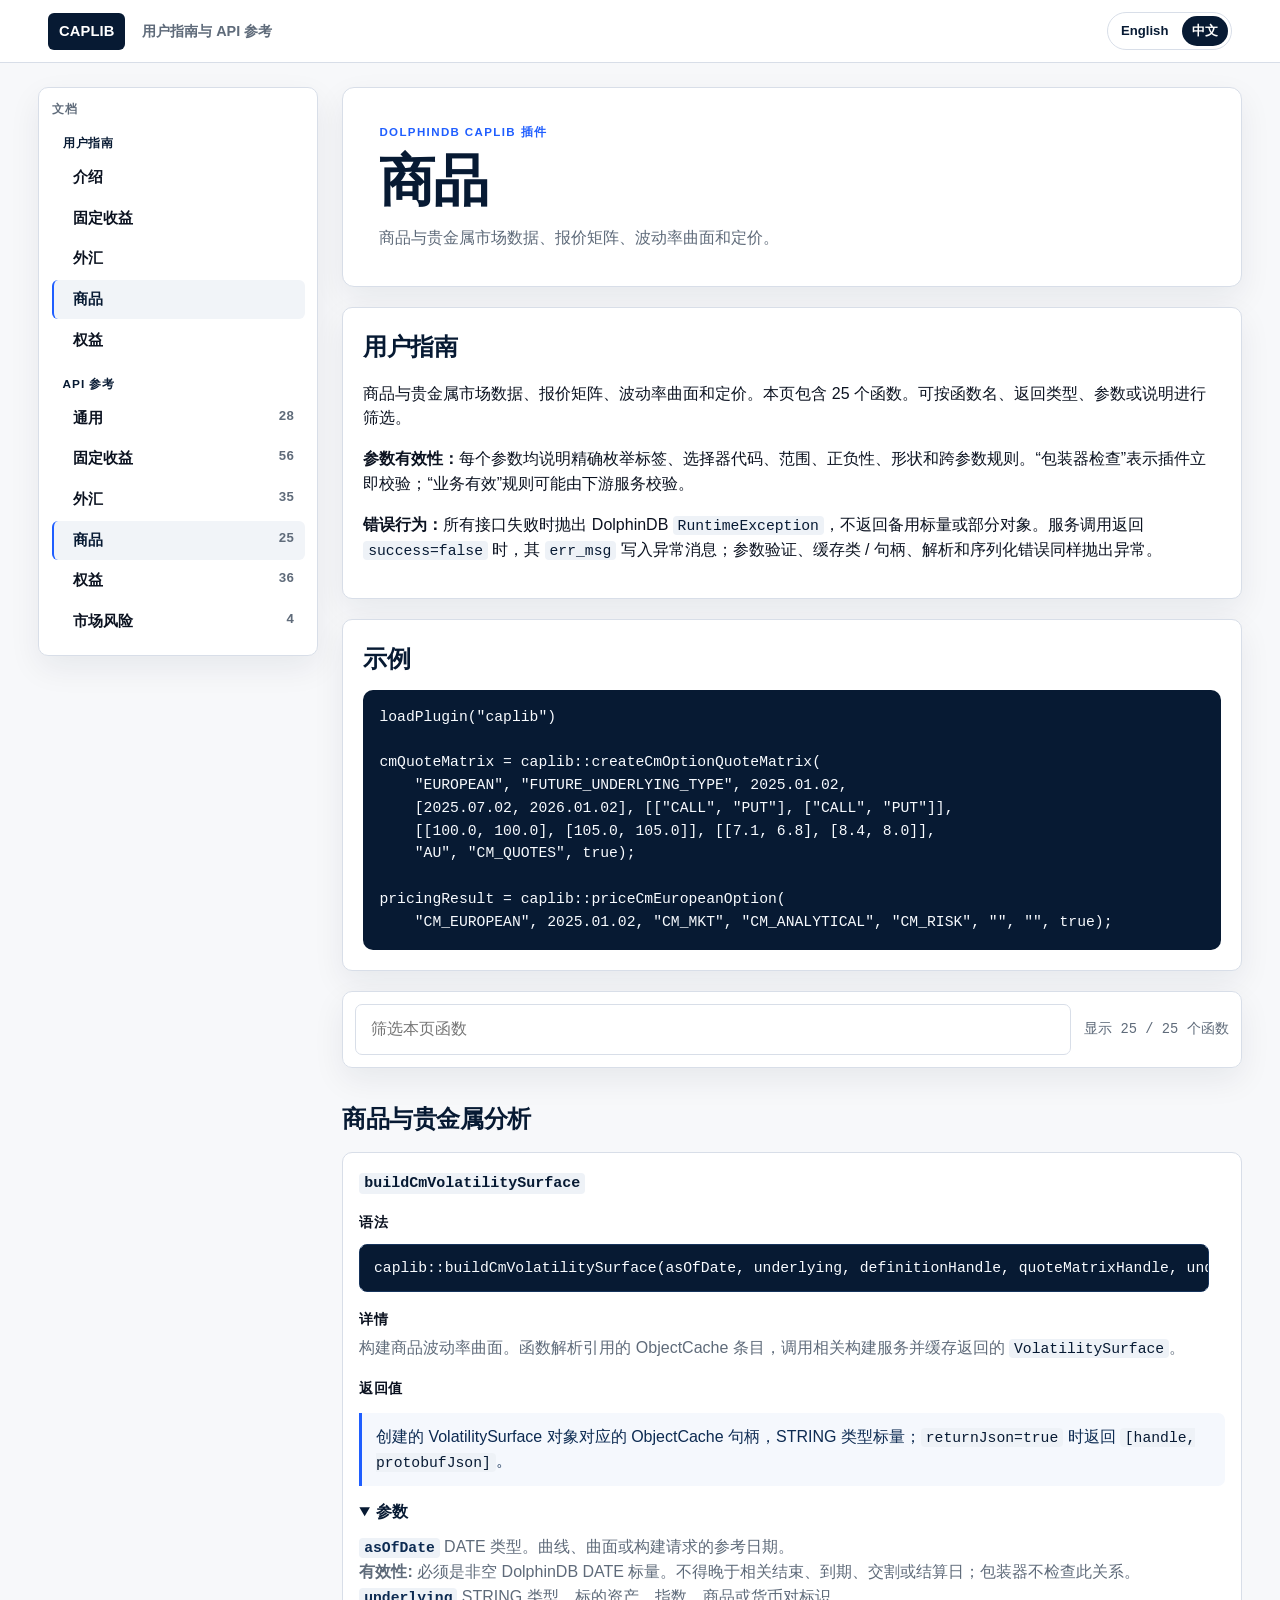
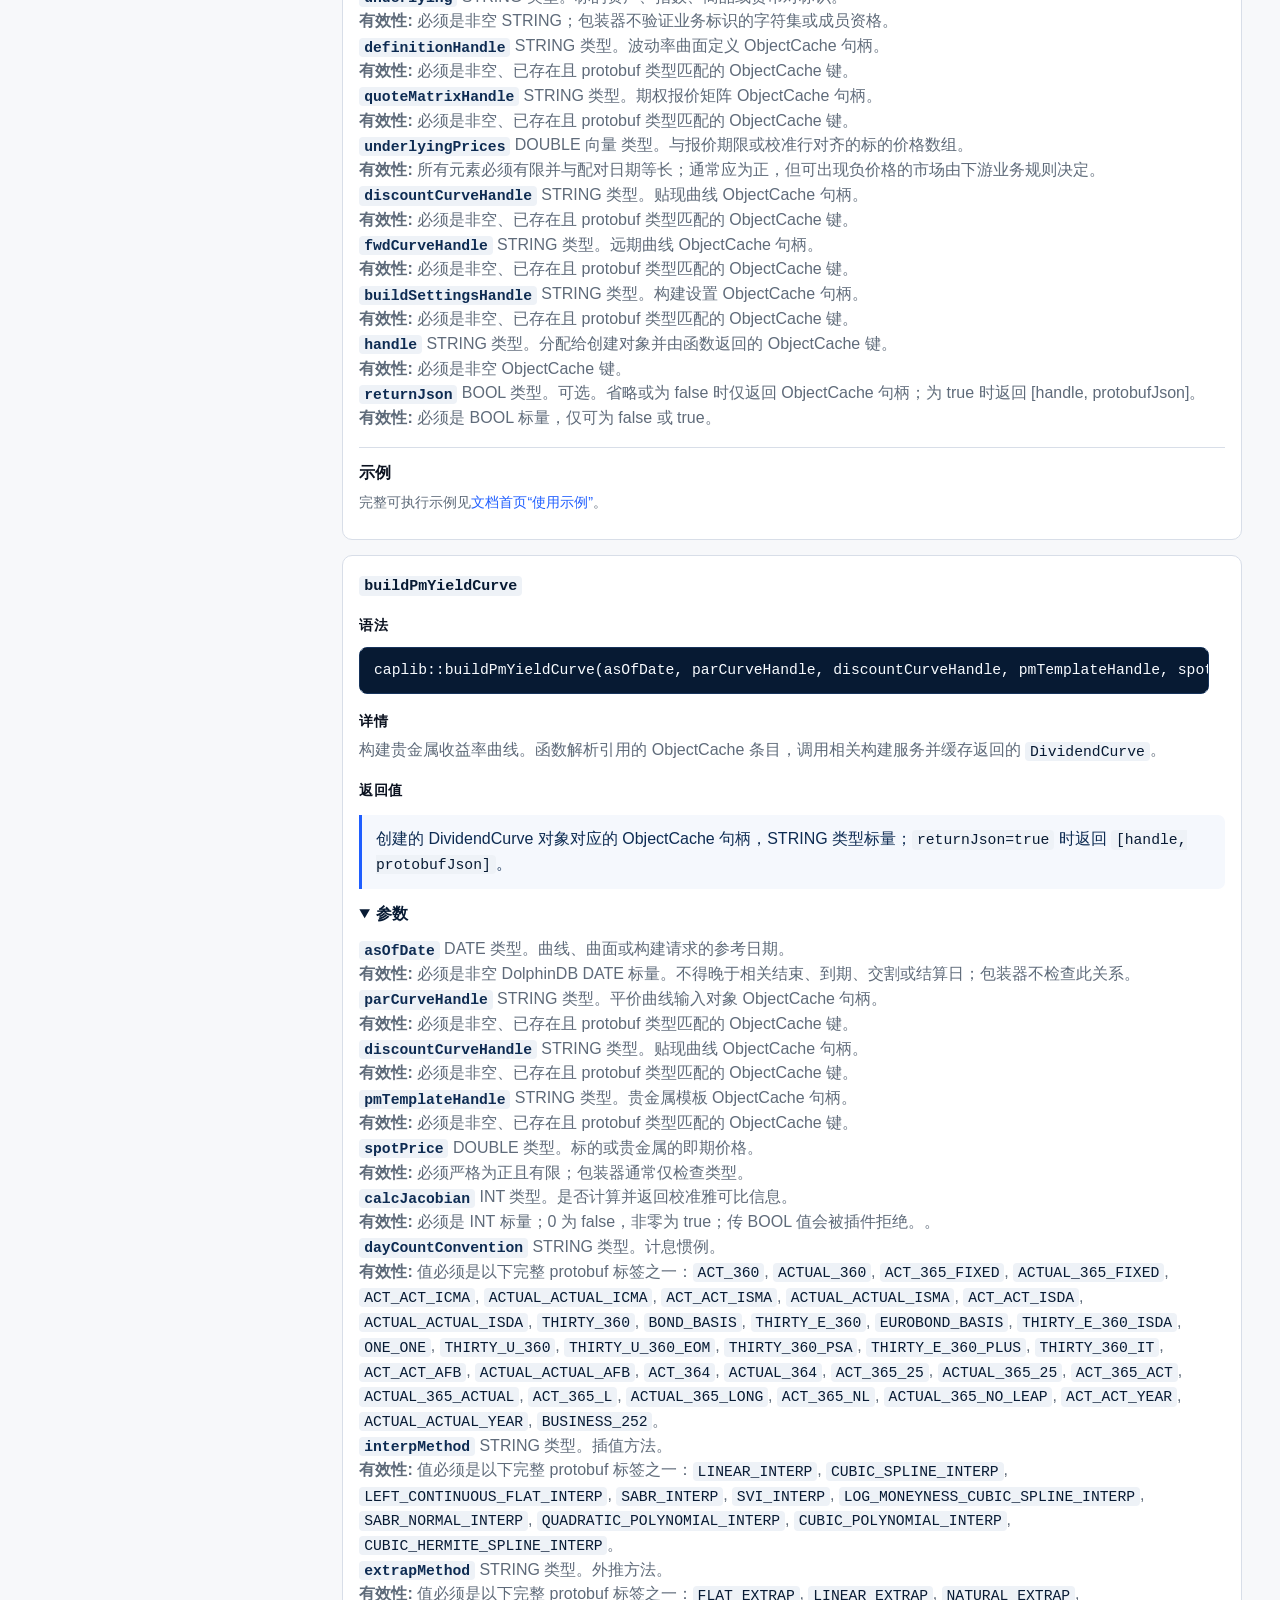
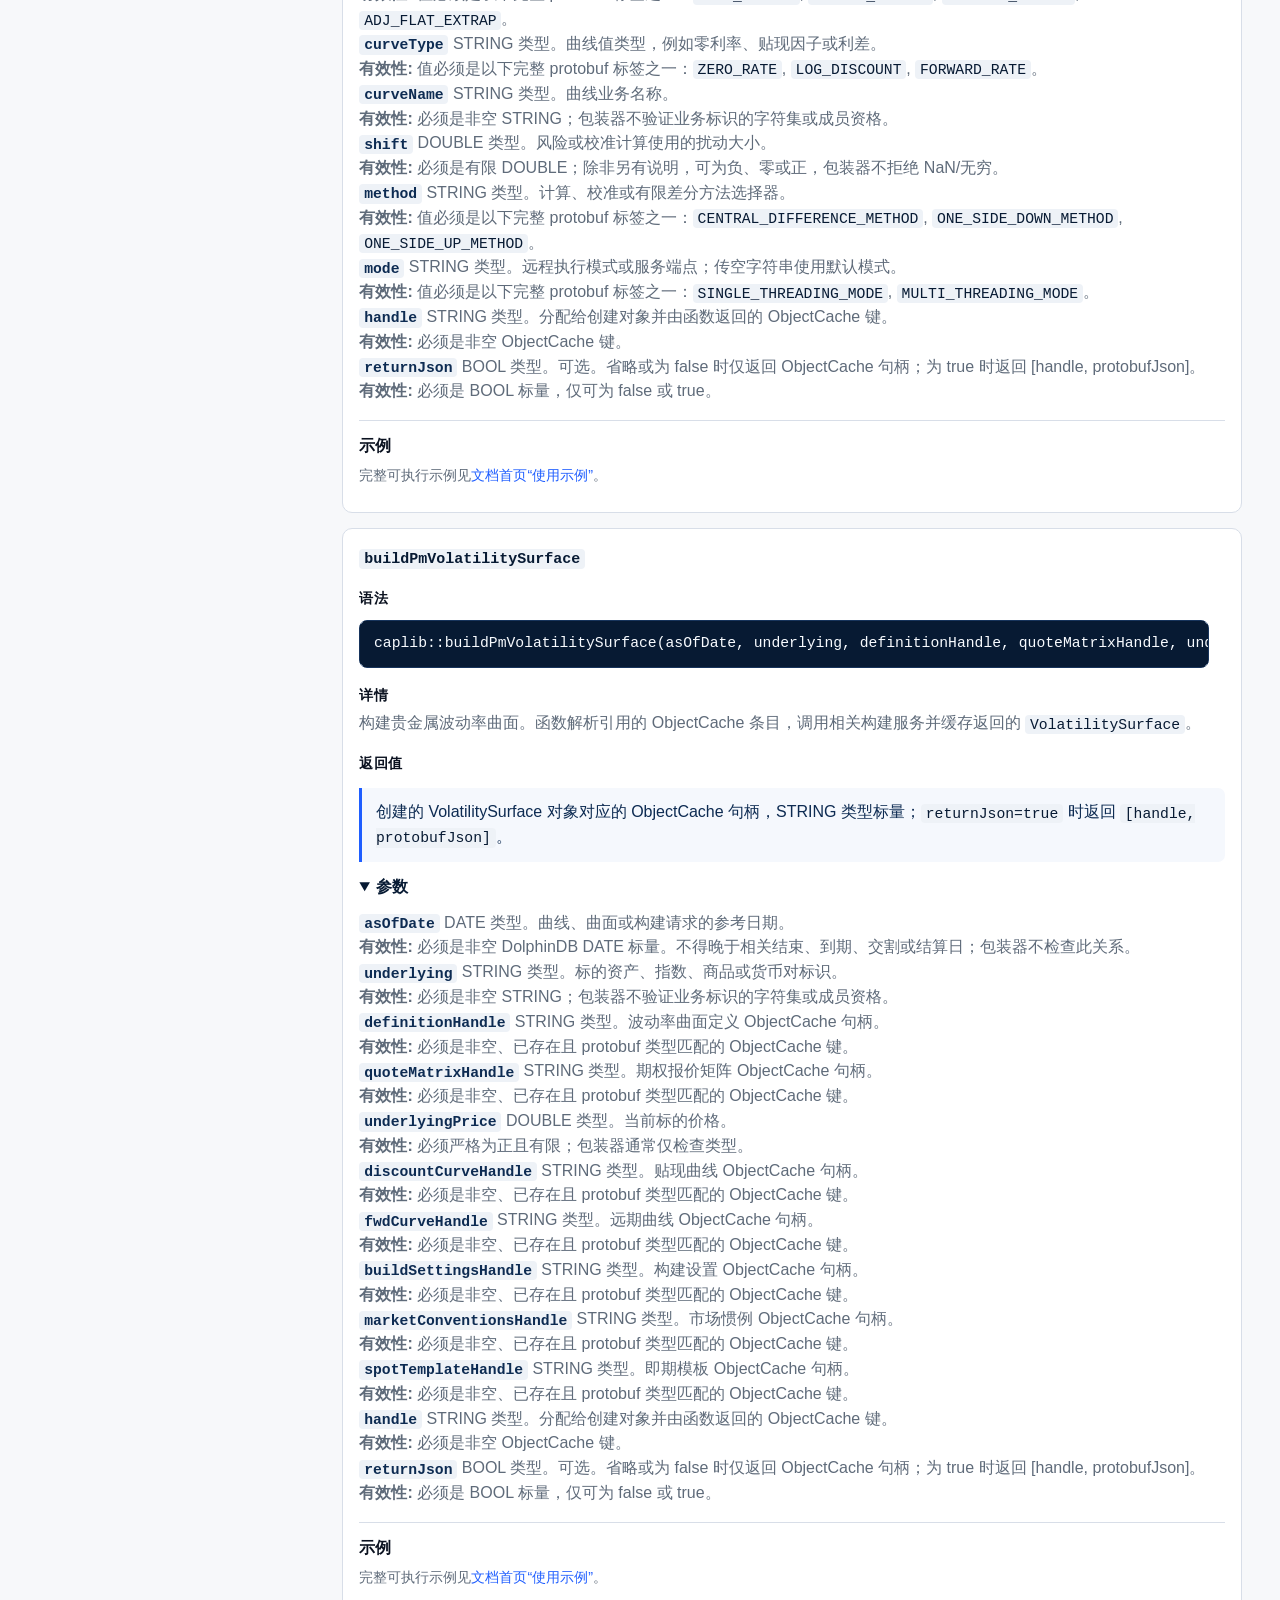
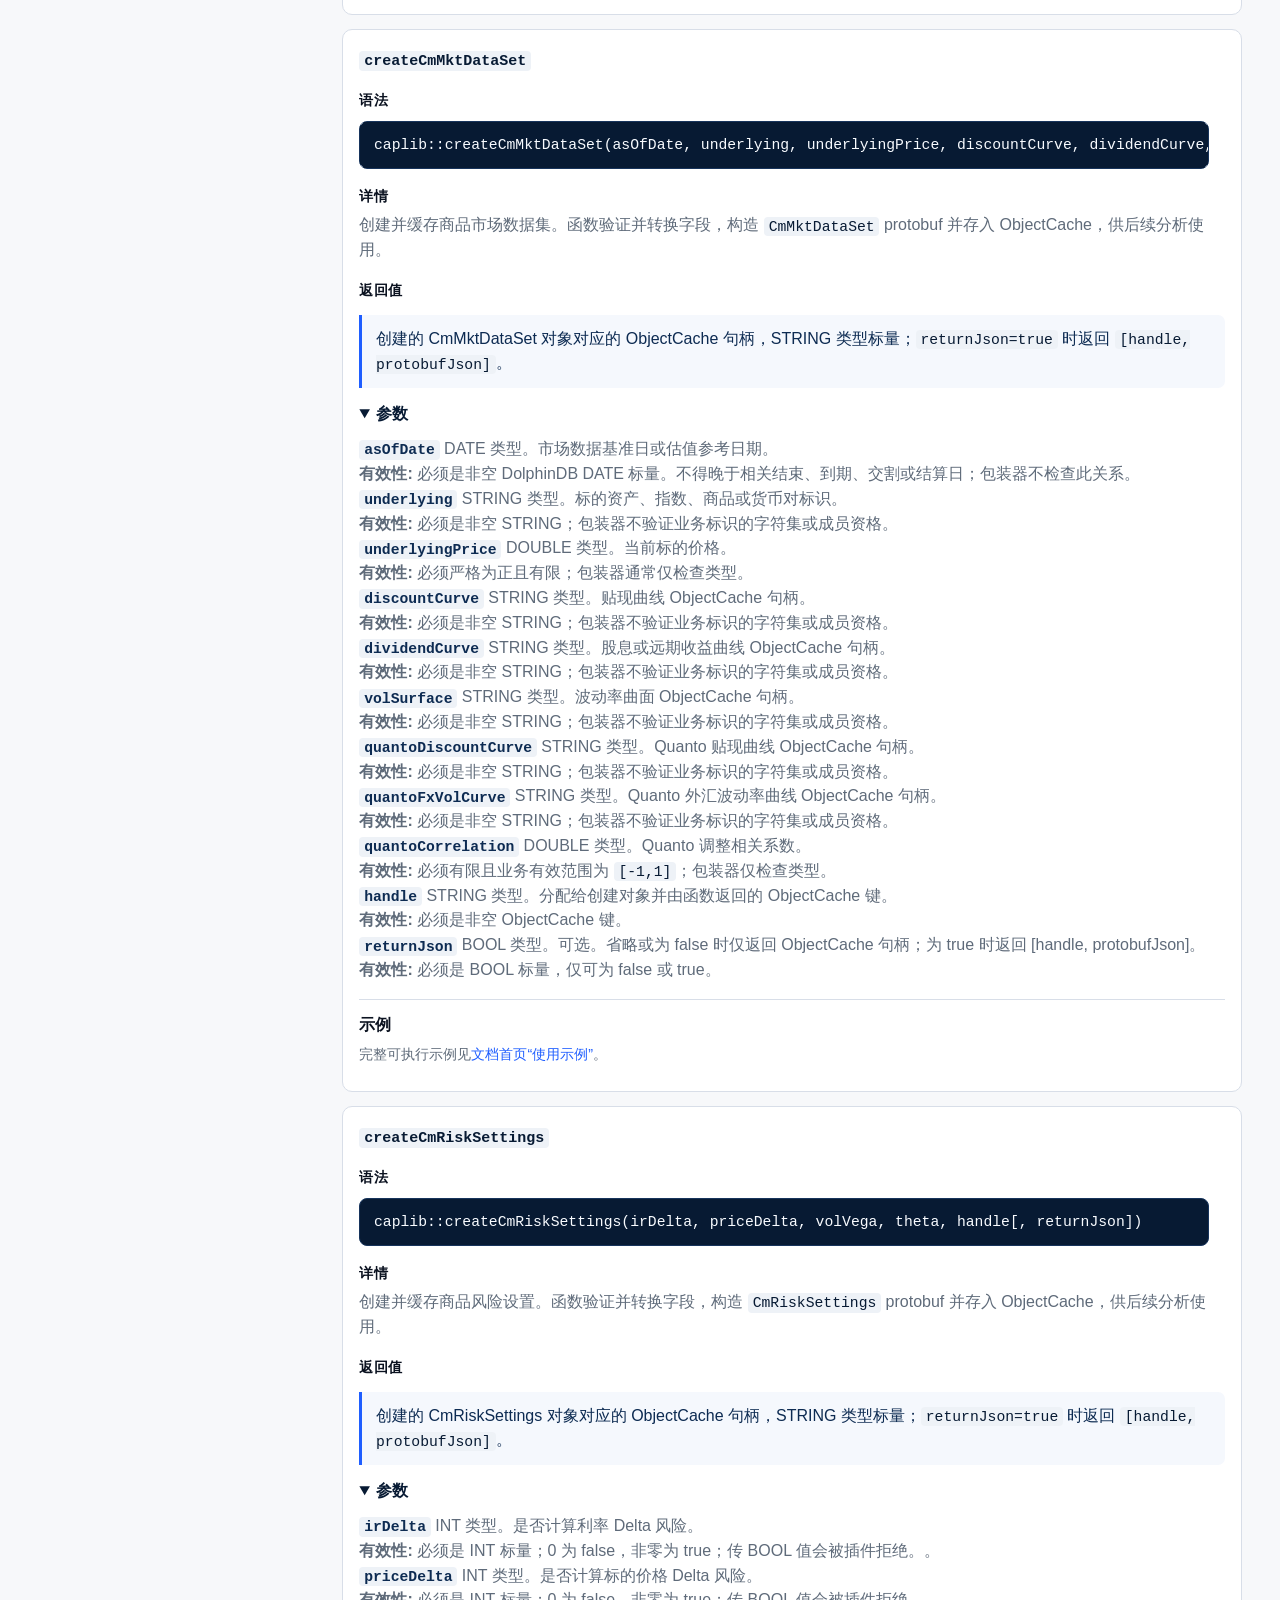
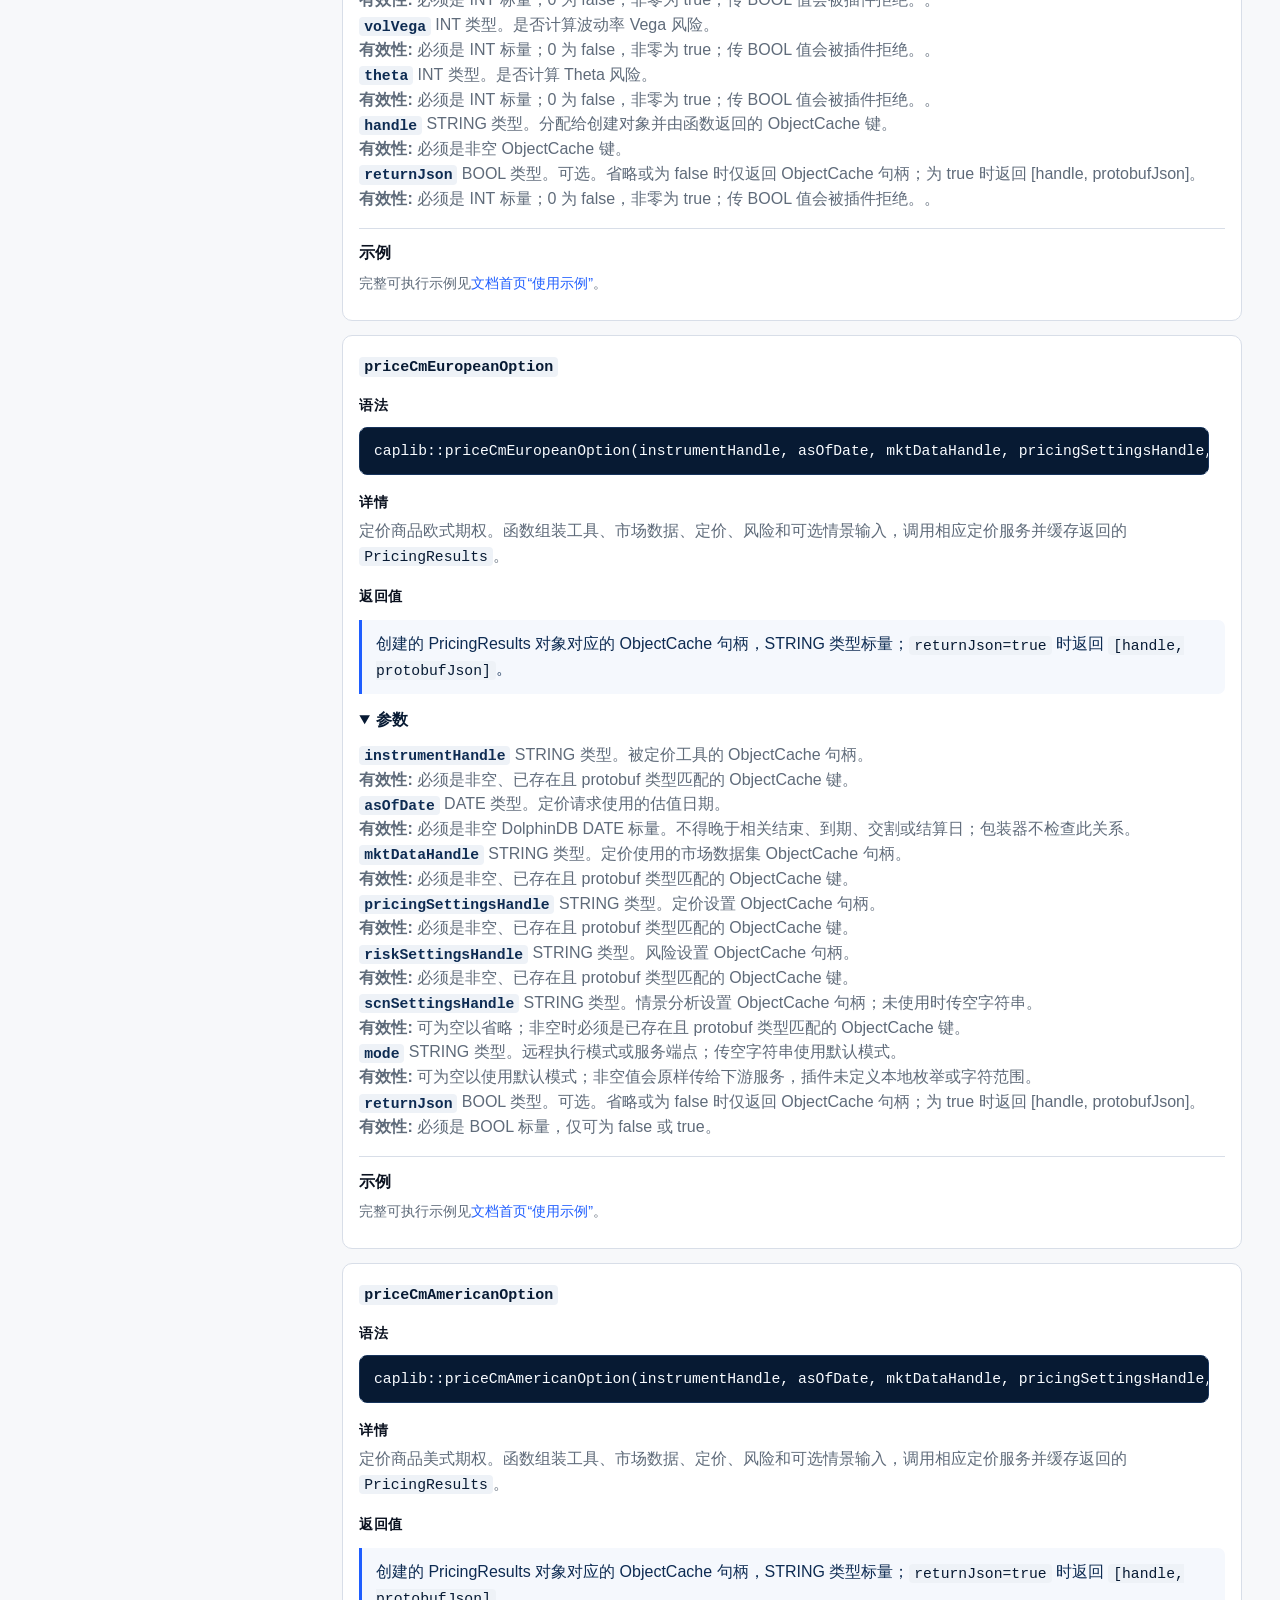
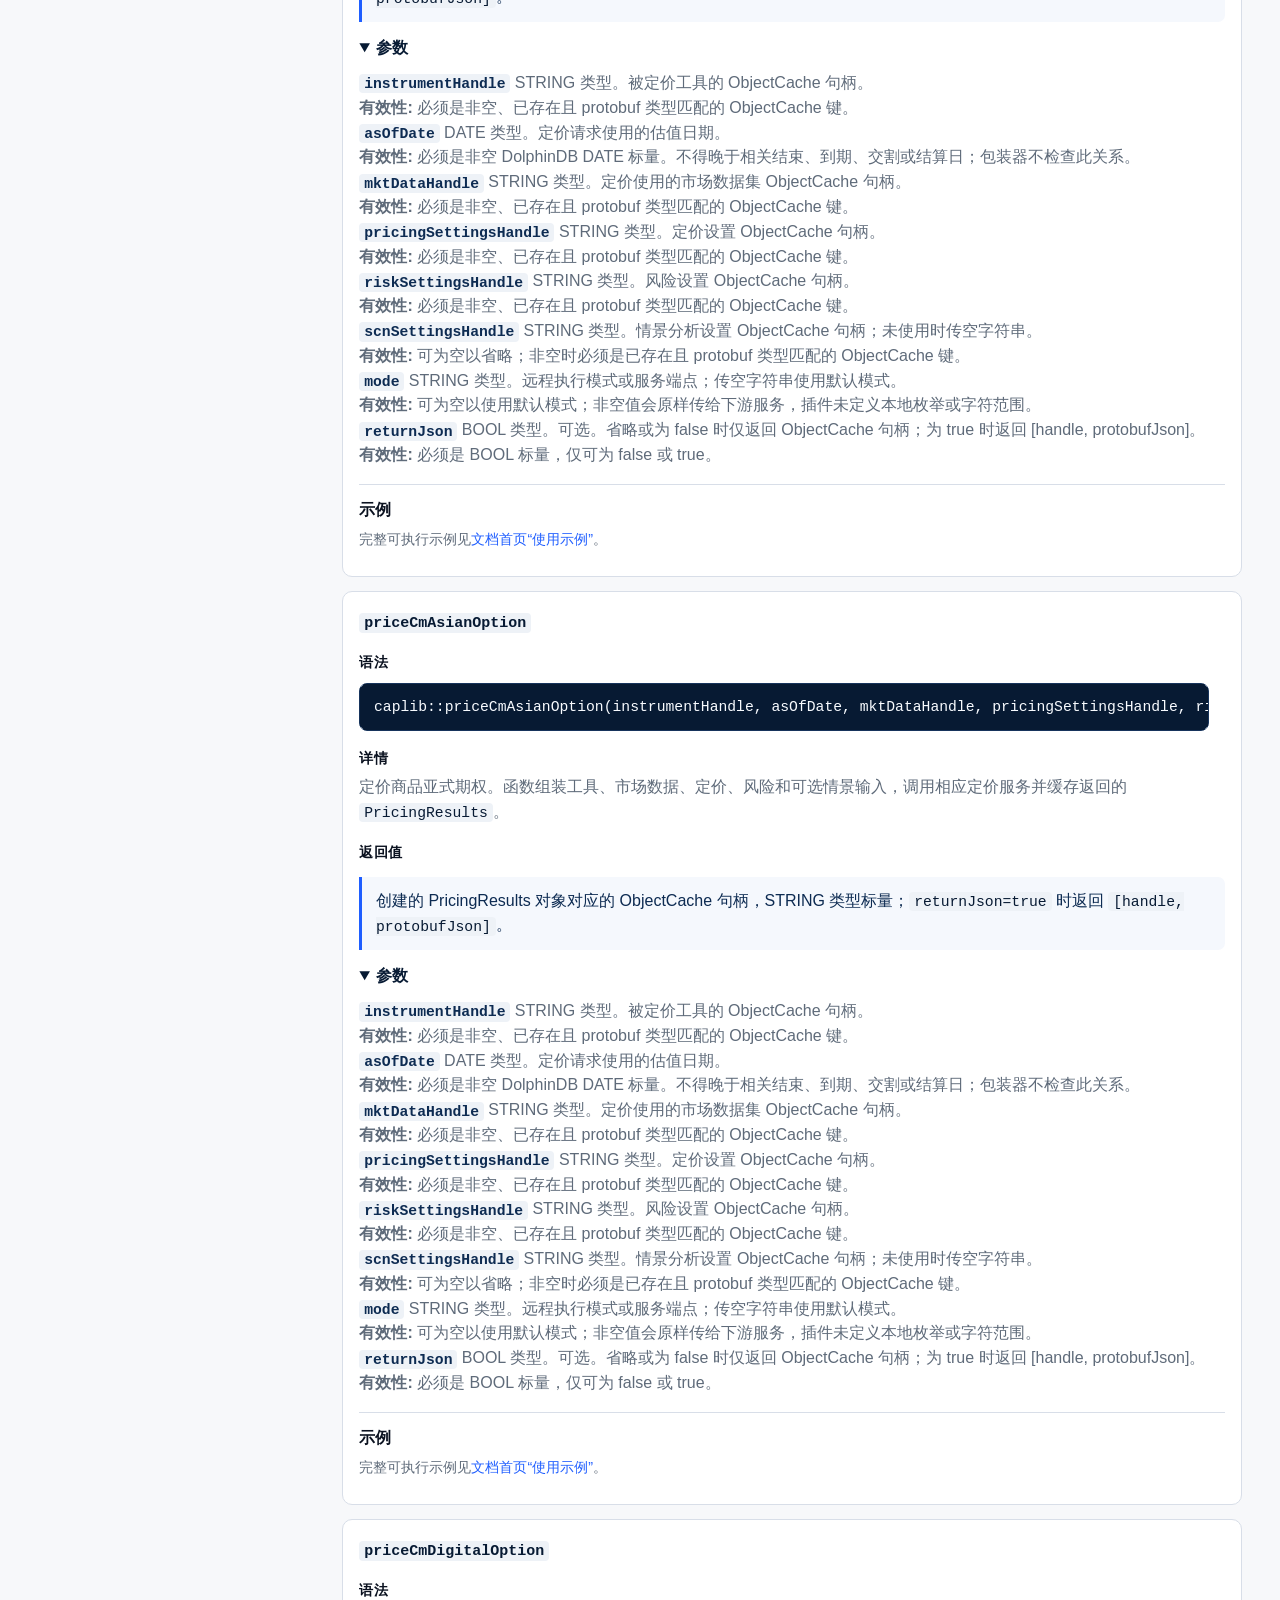
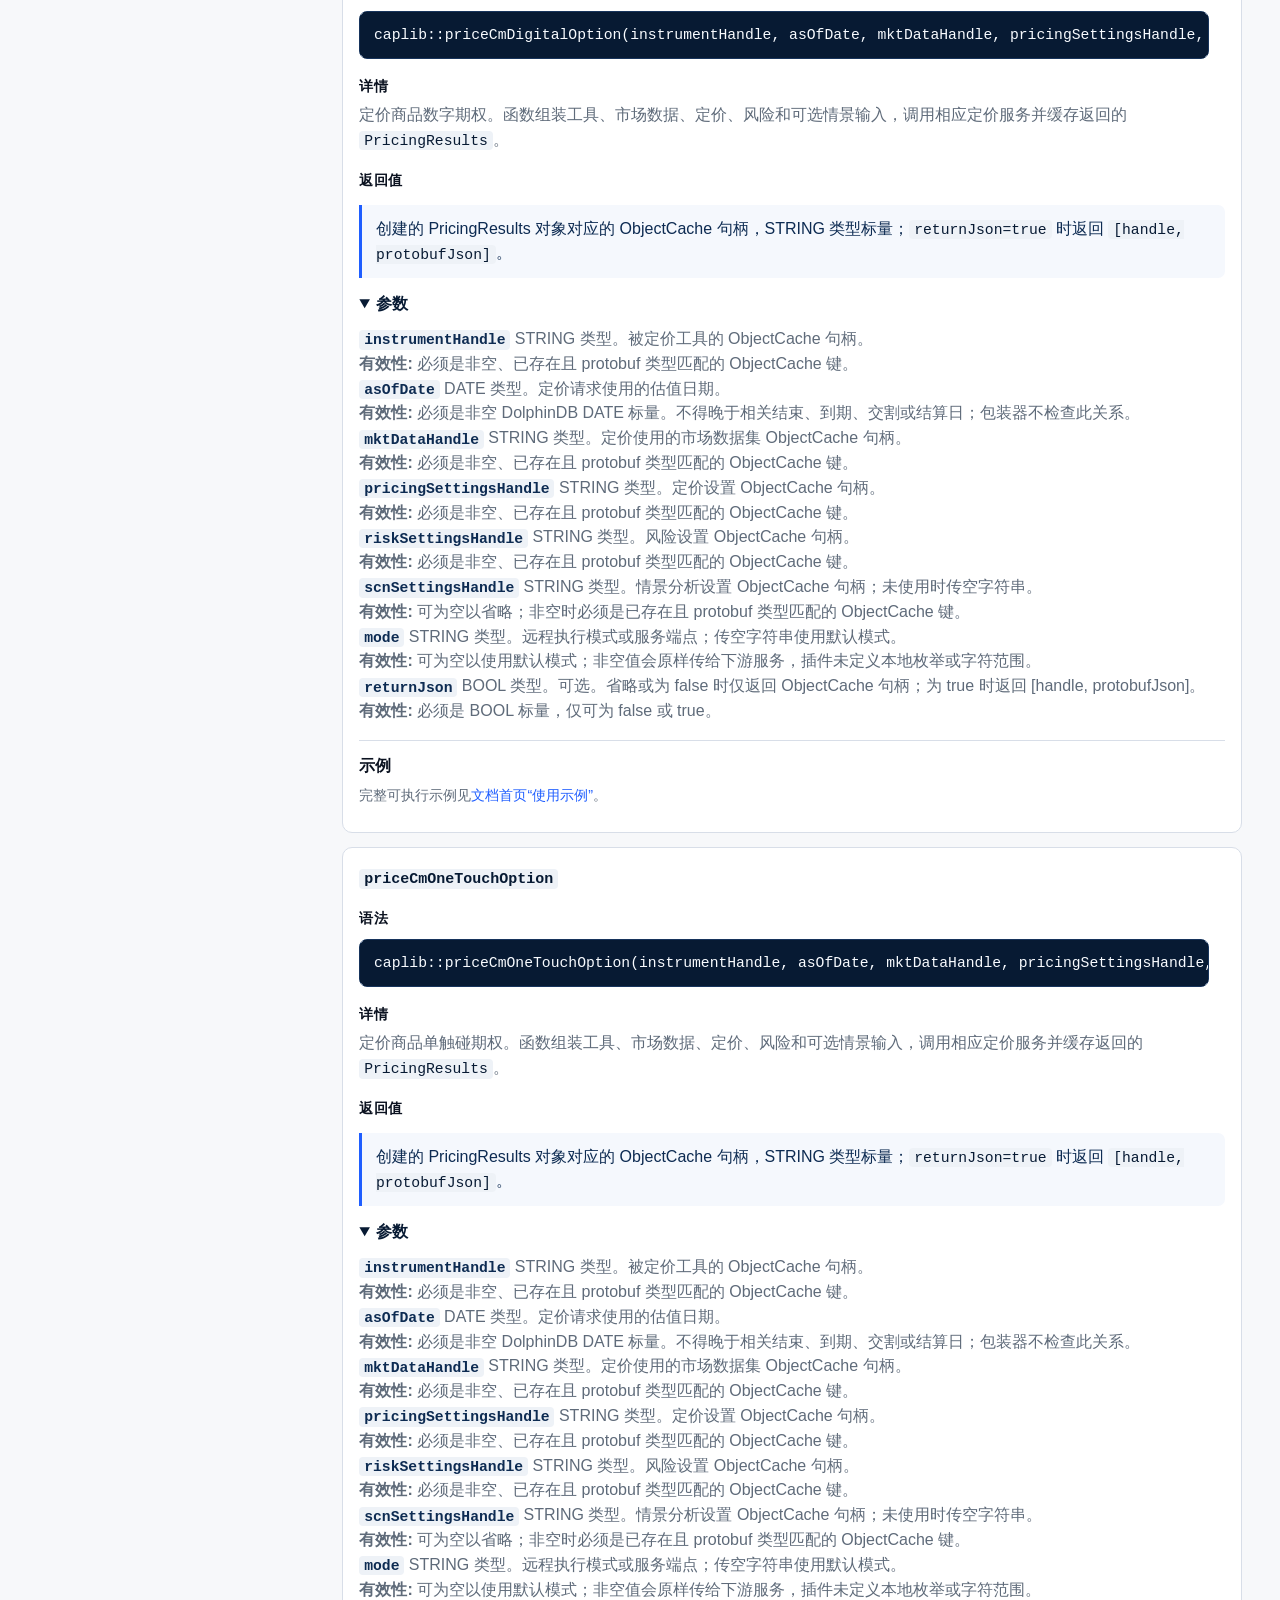
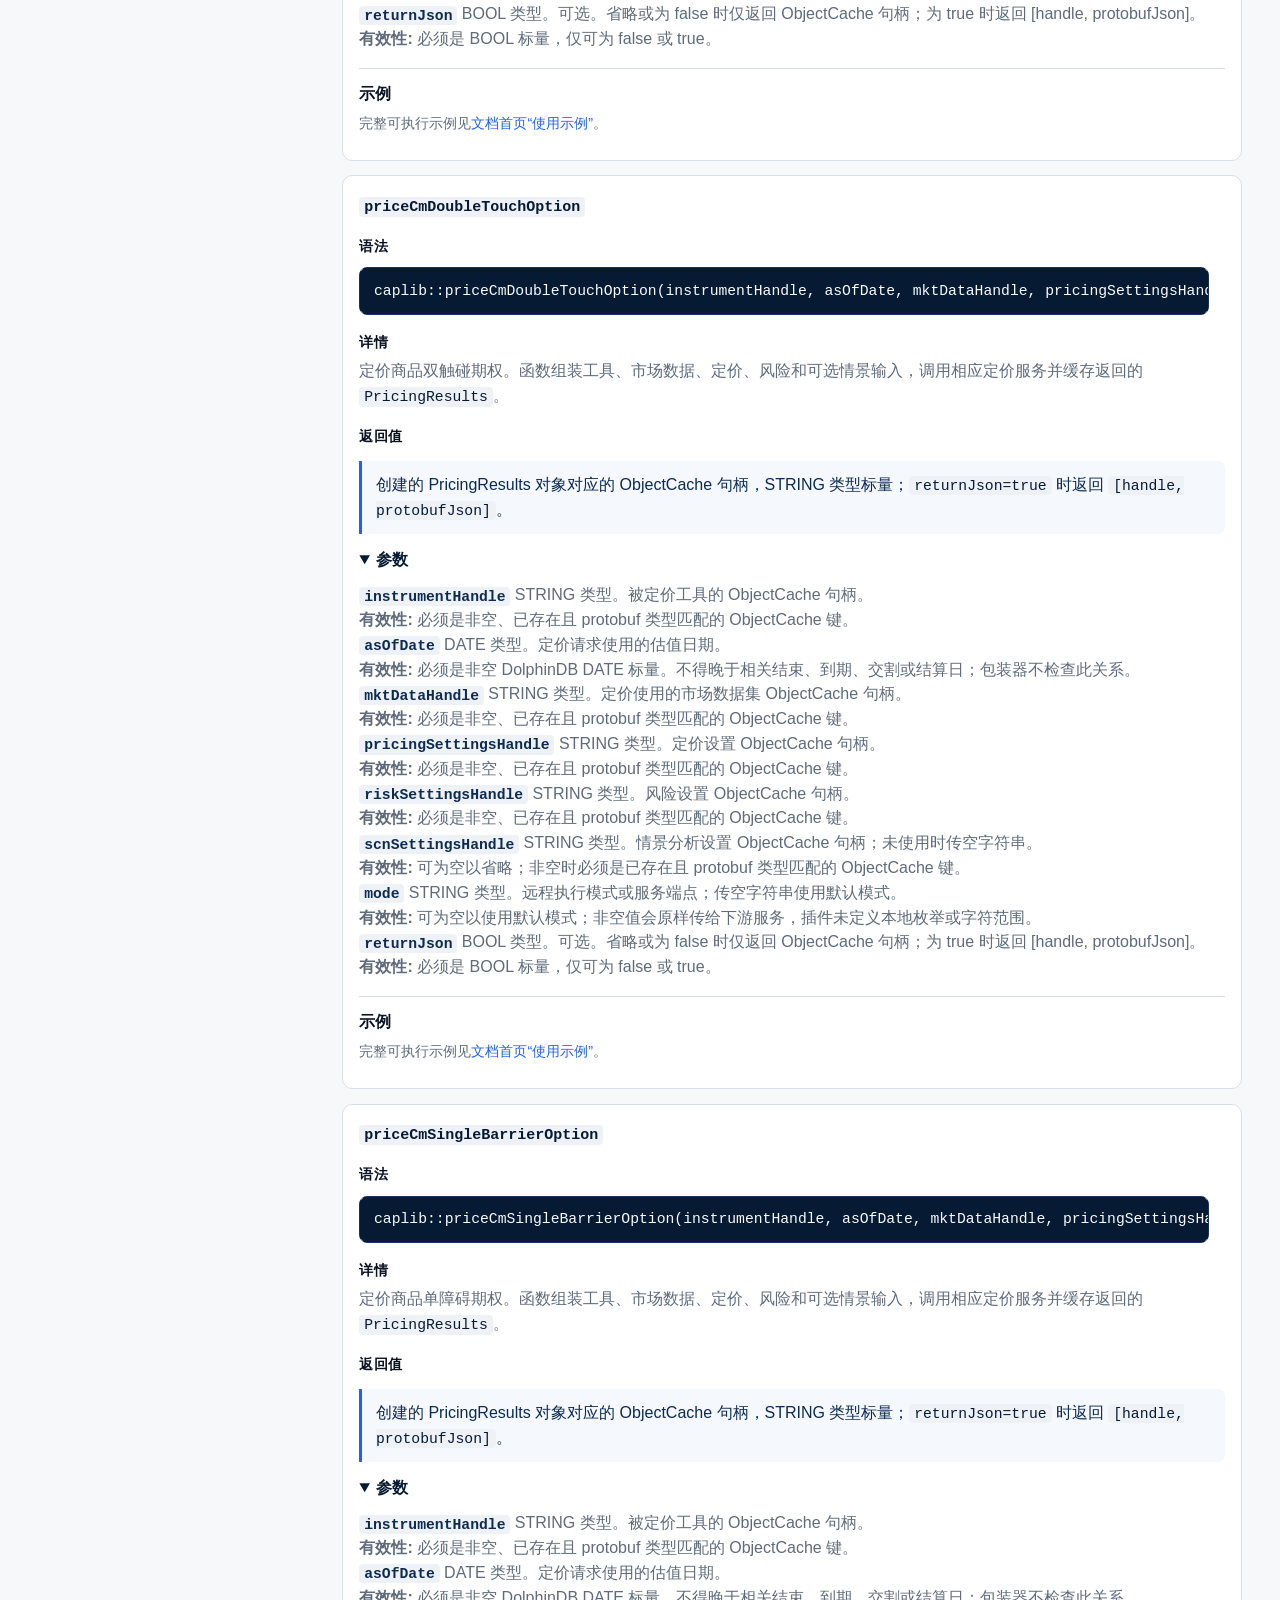
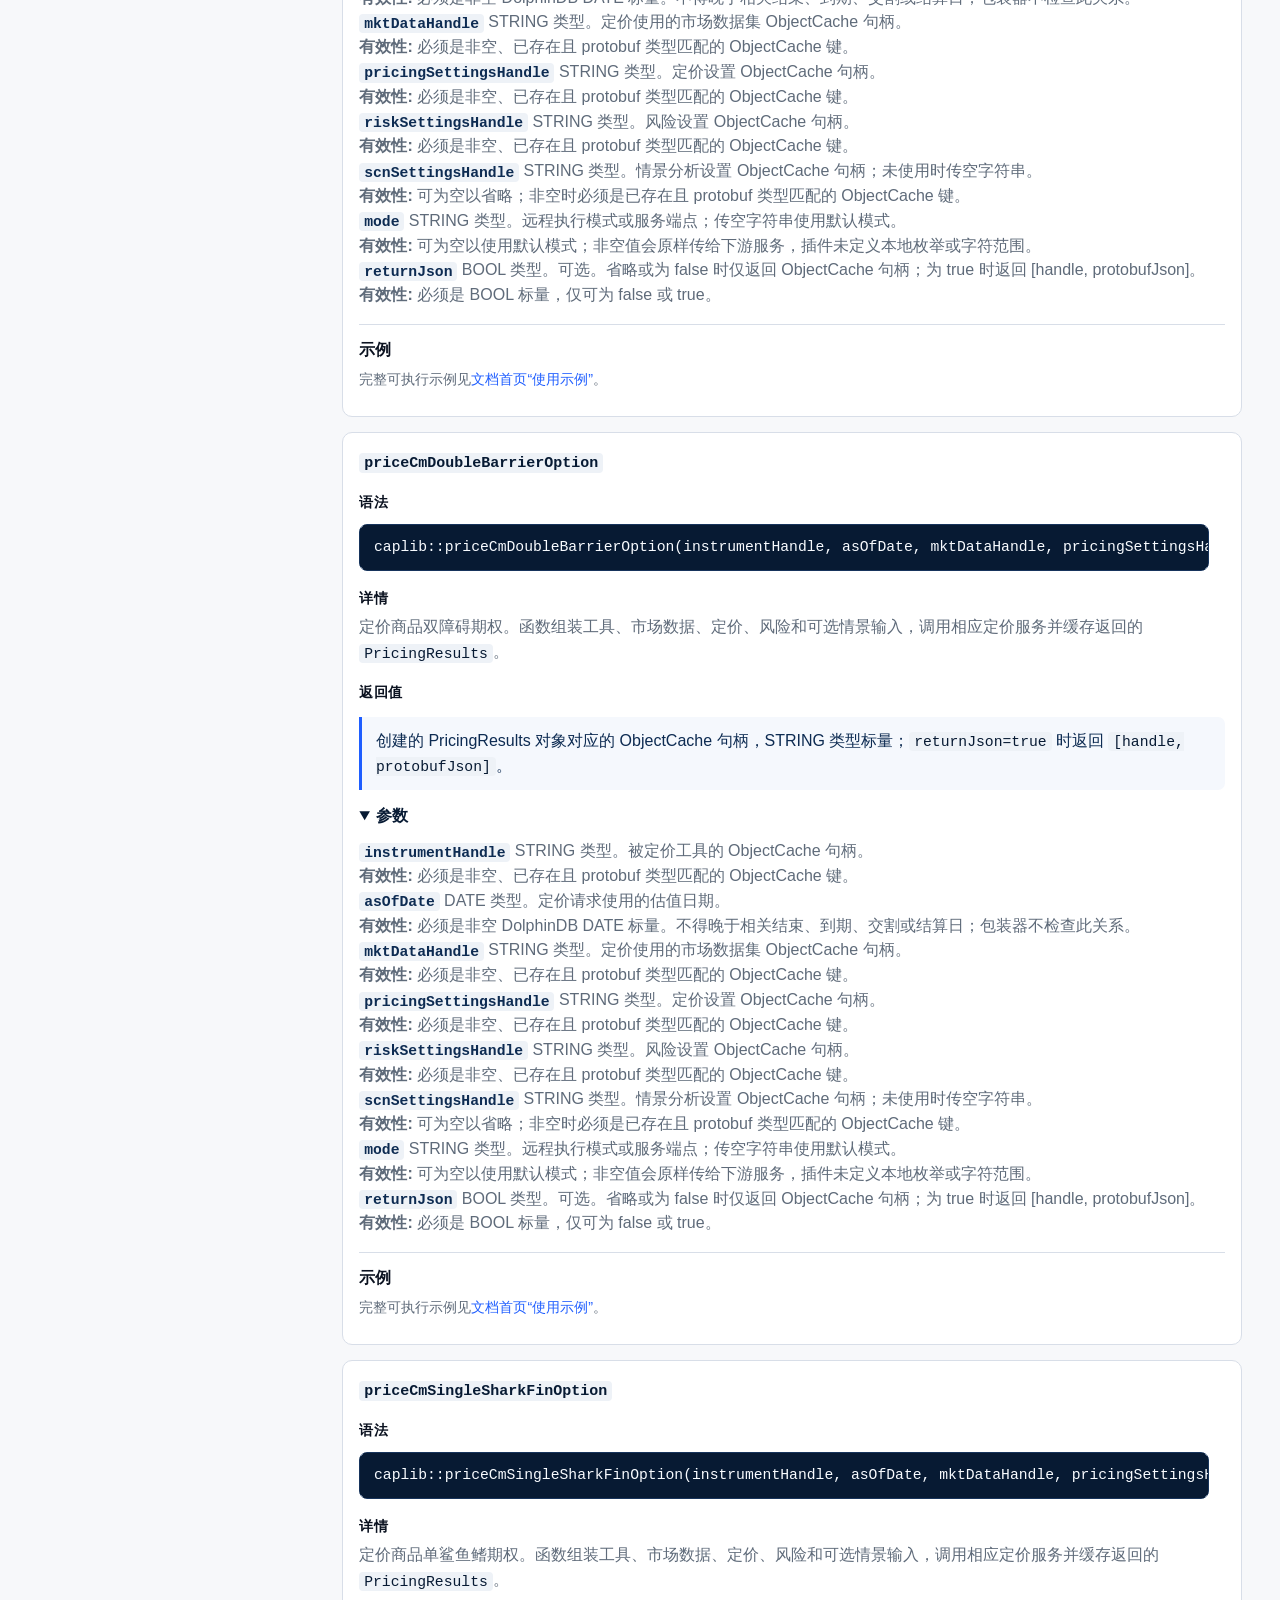
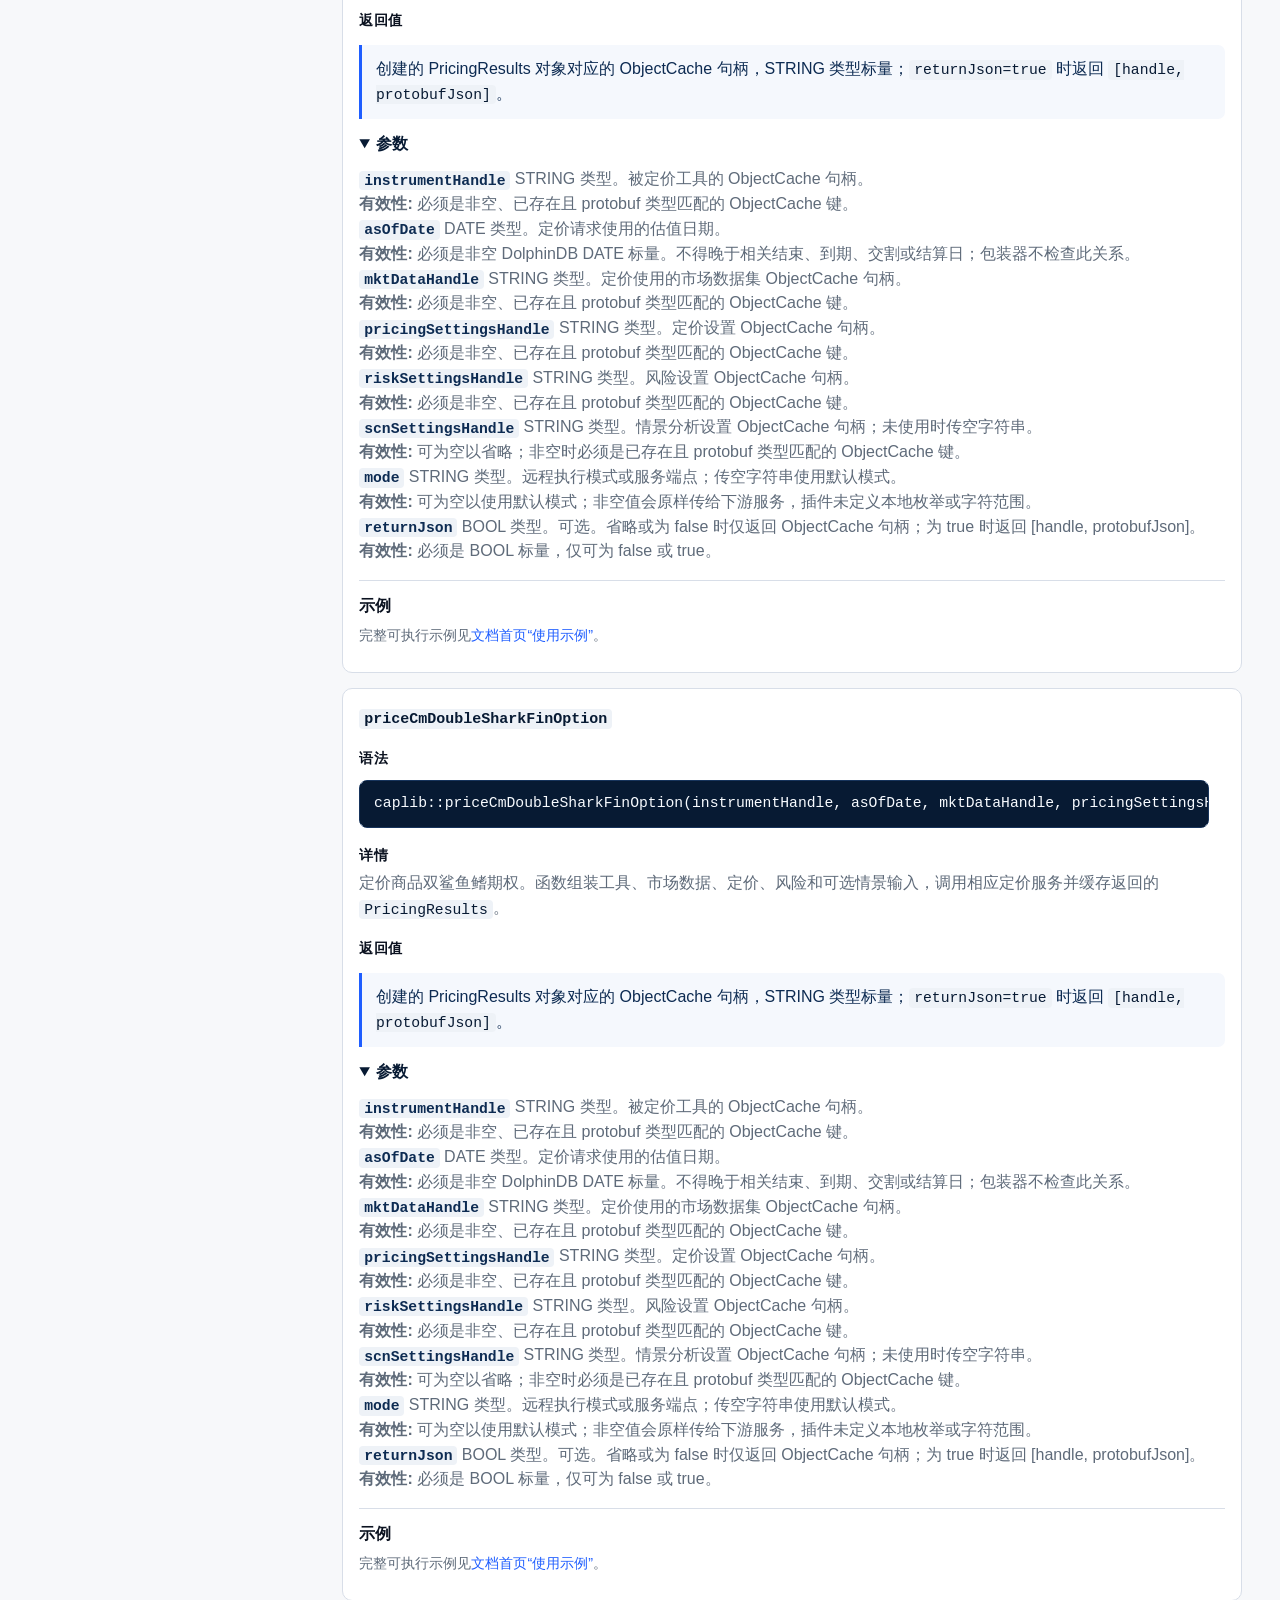
<file: docs/html/zh/commodity.html>
<!doctype html>
<html lang="zh-CN">
<head>
  <meta charset="utf-8">
  <meta name="viewport" content="width=device-width, initial-scale=1">
  <title>商品 | CAPLIB</title>
  <link rel="stylesheet" href="../styles.css">
  <link rel="alternate" hreflang="en" href="../commodity.html">
</head>
<body>
  <nav class="top-nav"><a class="brand" href="index.html">CAPLIB</a><span class="top-label">用户指南与 API 参考</span><span class="lang-switch"><a href="../commodity.html">English</a><span class="lang-active">中文</span></span></nav>
  <div class="shell">
    <aside class="side-nav"><div class="side-title">文档</div><div class="nav-group"><div class="nav-heading">用户指南</div><a class="nav-child" href="index.html#user-guide">介绍</a><a class="nav-child" href="fixed-income.html#user-guide">固定收益</a><a class="nav-child" href="currency.html#user-guide">外汇</a><a class="nav-child active" href="commodity.html#user-guide">商品</a><a class="nav-child" href="equity.html#user-guide">权益</a></div><div class="nav-group"><div class="nav-heading">API 参考</div><a class="nav-child" href="shared.html#api-reference">通用 <span>28</span></a><a class="nav-child" href="fixed-income.html#api-reference">固定收益 <span>56</span></a><a class="nav-child" href="currency.html#api-reference">外汇 <span>35</span></a><a class="nav-child active" href="commodity.html#api-reference">商品 <span>25</span></a><a class="nav-child" href="equity.html#api-reference">权益 <span>36</span></a><a class="nav-child" href="../market-risk.html#api-reference">市场风险 <span>4</span></a></div></aside>
    <main class="content">
      <header class="page-header">
        <p class="kicker">DolphinDB caplib 插件</p>
        <h1>商品</h1>
        <p class="lede">商品与贵金属市场数据、报价矩阵、波动率曲面和定价。</p>
      </header>
      <section id="user-guide" class="panel"><h2>用户指南</h2><p>商品与贵金属市场数据、报价矩阵、波动率曲面和定价。本页包含 25 个函数。可按函数名、返回类型、参数或说明进行筛选。</p><p class="validity-guide"><strong>参数有效性：</strong>每个参数均说明精确枚举标签、选择器代码、范围、正负性、形状和跨参数规则。“包装器检查”表示插件立即校验；“业务有效”规则可能由下游服务校验。</p><p class="validity-guide"><strong>错误行为：</strong>所有接口失败时抛出 DolphinDB <code>RuntimeException</code>，不返回备用标量或部分对象。服务调用返回 <code>success=false</code> 时，其 <code>err_msg</code> 写入异常消息；参数验证、缓存类 / 句柄、解析和序列化错误同样抛出异常。</p></section><section class="panel example"><h2>示例</h2><pre><code>loadPlugin(&quot;caplib&quot;)

cmQuoteMatrix = caplib::createCmOptionQuoteMatrix(
    &quot;EUROPEAN&quot;, &quot;FUTURE_UNDERLYING_TYPE&quot;, 2025.01.02,
    [2025.07.02, 2026.01.02], [[&quot;CALL&quot;, &quot;PUT&quot;], [&quot;CALL&quot;, &quot;PUT&quot;]],
    [[100.0, 100.0], [105.0, 105.0]], [[7.1, 6.8], [8.4, 8.0]],
    &quot;AU&quot;, &quot;CM_QUOTES&quot;, true);

pricingResult = caplib::priceCmEuropeanOption(
    &quot;CM_EUROPEAN&quot;, 2025.01.02, &quot;CM_MKT&quot;, &quot;CM_ANALYTICAL&quot;, &quot;CM_RISK&quot;, &quot;&quot;, &quot;&quot;, true);</code></pre></section><div id="api-reference" class="filter-box"><input id="filter" type="search" placeholder="筛选本页函数"><span id="count"></span></div>
<section class="api-group"><h2>商品与贵金属分析</h2>

<article class="api-card" data-search="buildcmvolatilitysurface build and cache a commodity volatility surface. referencedate date, underlying string, definitionhandle string, quotematrixhandle string, underlyingprices double[], discountcurvehandle string, fwdcurvehandle string, buildsettingshandle string, handle string handle_or_json returnjson bool">
  <div class="api-card-head">
    <div>
      <a id="buildcmvolatilitysurface"></a>
      <h3><code>buildCmVolatilitySurface</code></h3>
      <h4 class="api-subheading">语法</h4>
      <p class="full-signature"><code>caplib::buildCmVolatilitySurface(asOfDate, underlying, definitionHandle, quoteMatrixHandle, underlyingPrices, discountCurveHandle, fwdCurveHandle, buildSettingsHandle, handle[, returnJson])</code></p>
      <h4 class="api-subheading">详情</h4>
      <p class="api-description">构建商品波动率曲面。函数解析引用的 ObjectCache 条目，调用相关构建服务并缓存返回的 <code>VolatilitySurface</code>。</p>
    </div>

  </div>
  <h4 class="api-subheading">返回值</h4>
  <p class="return-description">创建的 VolatilitySurface 对象对应的 ObjectCache 句柄，STRING 类型标量；<code>returnJson=true</code> 时返回 <code>[handle, protobufJson]</code>。</p>
  <details open>
    <summary>参数</summary>
    <div class="param-list"><p class="param-item"><code>asOfDate</code> DATE 类型。曲线、曲面或构建请求的参考日期。<br><span class="validity-note"><strong>有效性:</strong> 必须是非空 DolphinDB DATE 标量。不得晚于相关结束、到期、交割或结算日；包装器不检查此关系。</span></p>
<p class="param-item"><code>underlying</code> STRING 类型。标的资产、指数、商品或货币对标识。<br><span class="validity-note"><strong>有效性:</strong> 必须是非空 STRING；包装器不验证业务标识的字符集或成员资格。</span></p>
<p class="param-item"><code>definitionHandle</code> STRING 类型。波动率曲面定义 ObjectCache 句柄。<br><span class="validity-note"><strong>有效性:</strong> 必须是非空、已存在且 protobuf 类型匹配的 ObjectCache 键。</span></p>
<p class="param-item"><code>quoteMatrixHandle</code> STRING 类型。期权报价矩阵 ObjectCache 句柄。<br><span class="validity-note"><strong>有效性:</strong> 必须是非空、已存在且 protobuf 类型匹配的 ObjectCache 键。</span></p>
<p class="param-item"><code>underlyingPrices</code> DOUBLE 向量 类型。与报价期限或校准行对齐的标的价格数组。<br><span class="validity-note"><strong>有效性:</strong> 所有元素必须有限并与配对日期等长；通常应为正，但可出现负价格的市场由下游业务规则决定。</span></p>
<p class="param-item"><code>discountCurveHandle</code> STRING 类型。贴现曲线 ObjectCache 句柄。<br><span class="validity-note"><strong>有效性:</strong> 必须是非空、已存在且 protobuf 类型匹配的 ObjectCache 键。</span></p>
<p class="param-item"><code>fwdCurveHandle</code> STRING 类型。远期曲线 ObjectCache 句柄。<br><span class="validity-note"><strong>有效性:</strong> 必须是非空、已存在且 protobuf 类型匹配的 ObjectCache 键。</span></p>
<p class="param-item"><code>buildSettingsHandle</code> STRING 类型。构建设置 ObjectCache 句柄。<br><span class="validity-note"><strong>有效性:</strong> 必须是非空、已存在且 protobuf 类型匹配的 ObjectCache 键。</span></p>
<p class="param-item"><code>handle</code> STRING 类型。分配给创建对象并由函数返回的 ObjectCache 键。<br><span class="validity-note"><strong>有效性:</strong> 必须是非空 ObjectCache 键。</span></p>
<p class="param-item"><code>returnJson</code> BOOL 类型。可选。省略或为 false 时仅返回 ObjectCache 句柄；为 true 时返回 [handle, protobufJson]。<br><span class="validity-note"><strong>有效性:</strong> 必须是 BOOL 标量，仅可为 false 或 true。</span></p></div>
  </details>
<div class="api-example"><h4>示例</h4><p>完整可执行示例见<a href="index.html#example">文档首页“使用示例”</a>。</p></div>
</article>

<article class="api-card" data-search="buildpmyieldcurve build and cache a precious-metal yield curve. referencedate date, parcurvehandle string, discountcurvehandle string, pmtemplatehandle string, spotprice double, calcjacobian bool, daycount string, interpmethod string, extrapmethod string, curvetype string, curvename string, shift double, method string, mode string, handle string handle_or_json returnjson bool">
  <div class="api-card-head">
    <div>
      <a id="buildpmyieldcurve"></a>
      <h3><code>buildPmYieldCurve</code></h3>
      <h4 class="api-subheading">语法</h4>
      <p class="full-signature"><code>caplib::buildPmYieldCurve(asOfDate, parCurveHandle, discountCurveHandle, pmTemplateHandle, spotPrice, calcJacobian, dayCountConvention, interpMethod, extrapMethod, curveType, curveName, shift, method, mode, handle[, returnJson])</code></p>
      <h4 class="api-subheading">详情</h4>
      <p class="api-description">构建贵金属收益率曲线。函数解析引用的 ObjectCache 条目，调用相关构建服务并缓存返回的 <code>DividendCurve</code>。</p>
    </div>

  </div>
  <h4 class="api-subheading">返回值</h4>
  <p class="return-description">创建的 DividendCurve 对象对应的 ObjectCache 句柄，STRING 类型标量；<code>returnJson=true</code> 时返回 <code>[handle, protobufJson]</code>。</p>
  <details open>
    <summary>参数</summary>
    <div class="param-list"><p class="param-item"><code>asOfDate</code> DATE 类型。曲线、曲面或构建请求的参考日期。<br><span class="validity-note"><strong>有效性:</strong> 必须是非空 DolphinDB DATE 标量。不得晚于相关结束、到期、交割或结算日；包装器不检查此关系。</span></p>
<p class="param-item"><code>parCurveHandle</code> STRING 类型。平价曲线输入对象 ObjectCache 句柄。<br><span class="validity-note"><strong>有效性:</strong> 必须是非空、已存在且 protobuf 类型匹配的 ObjectCache 键。</span></p>
<p class="param-item"><code>discountCurveHandle</code> STRING 类型。贴现曲线 ObjectCache 句柄。<br><span class="validity-note"><strong>有效性:</strong> 必须是非空、已存在且 protobuf 类型匹配的 ObjectCache 键。</span></p>
<p class="param-item"><code>pmTemplateHandle</code> STRING 类型。贵金属模板 ObjectCache 句柄。<br><span class="validity-note"><strong>有效性:</strong> 必须是非空、已存在且 protobuf 类型匹配的 ObjectCache 键。</span></p>
<p class="param-item"><code>spotPrice</code> DOUBLE 类型。标的或贵金属的即期价格。<br><span class="validity-note"><strong>有效性:</strong> 必须严格为正且有限；包装器通常仅检查类型。</span></p>
<p class="param-item"><code>calcJacobian</code> INT 类型。是否计算并返回校准雅可比信息。<br><span class="validity-note"><strong>有效性:</strong> 必须是 INT 标量；0 为 false，非零为 true；传 BOOL 值会被插件拒绝。。</span></p>
<p class="param-item"><code>dayCountConvention</code> STRING 类型。计息惯例。<br><span class="validity-note"><strong>有效性:</strong> 值必须是以下完整 protobuf 标签之一：<code>ACT_360</code>, <code>ACTUAL_360</code>, <code>ACT_365_FIXED</code>, <code>ACTUAL_365_FIXED</code>, <code>ACT_ACT_ICMA</code>, <code>ACTUAL_ACTUAL_ICMA</code>, <code>ACT_ACT_ISMA</code>, <code>ACTUAL_ACTUAL_ISMA</code>, <code>ACT_ACT_ISDA</code>, <code>ACTUAL_ACTUAL_ISDA</code>, <code>THIRTY_360</code>, <code>BOND_BASIS</code>, <code>THIRTY_E_360</code>, <code>EUROBOND_BASIS</code>, <code>THIRTY_E_360_ISDA</code>, <code>ONE_ONE</code>, <code>THIRTY_U_360</code>, <code>THIRTY_U_360_EOM</code>, <code>THIRTY_360_PSA</code>, <code>THIRTY_E_360_PLUS</code>, <code>THIRTY_360_IT</code>, <code>ACT_ACT_AFB</code>, <code>ACTUAL_ACTUAL_AFB</code>, <code>ACT_364</code>, <code>ACTUAL_364</code>, <code>ACT_365_25</code>, <code>ACTUAL_365_25</code>, <code>ACT_365_ACT</code>, <code>ACTUAL_365_ACTUAL</code>, <code>ACT_365_L</code>, <code>ACTUAL_365_LONG</code>, <code>ACT_365_NL</code>, <code>ACTUAL_365_NO_LEAP</code>, <code>ACT_ACT_YEAR</code>, <code>ACTUAL_ACTUAL_YEAR</code>, <code>BUSINESS_252</code>。</span></p>
<p class="param-item"><code>interpMethod</code> STRING 类型。插值方法。<br><span class="validity-note"><strong>有效性:</strong> 值必须是以下完整 protobuf 标签之一：<code>LINEAR_INTERP</code>, <code>CUBIC_SPLINE_INTERP</code>, <code>LEFT_CONTINUOUS_FLAT_INTERP</code>, <code>SABR_INTERP</code>, <code>SVI_INTERP</code>, <code>LOG_MONEYNESS_CUBIC_SPLINE_INTERP</code>, <code>SABR_NORMAL_INTERP</code>, <code>QUADRATIC_POLYNOMIAL_INTERP</code>, <code>CUBIC_POLYNOMIAL_INTERP</code>, <code>CUBIC_HERMITE_SPLINE_INTERP</code>。</span></p>
<p class="param-item"><code>extrapMethod</code> STRING 类型。外推方法。<br><span class="validity-note"><strong>有效性:</strong> 值必须是以下完整 protobuf 标签之一：<code>FLAT_EXTRAP</code>, <code>LINEAR_EXTRAP</code>, <code>NATURAL_EXTRAP</code>, <code>ADJ_FLAT_EXTRAP</code>。</span></p>
<p class="param-item"><code>curveType</code> STRING 类型。曲线值类型，例如零利率、贴现因子或利差。<br><span class="validity-note"><strong>有效性:</strong> 值必须是以下完整 protobuf 标签之一：<code>ZERO_RATE</code>, <code>LOG_DISCOUNT</code>, <code>FORWARD_RATE</code>。</span></p>
<p class="param-item"><code>curveName</code> STRING 类型。曲线业务名称。<br><span class="validity-note"><strong>有效性:</strong> 必须是非空 STRING；包装器不验证业务标识的字符集或成员资格。</span></p>
<p class="param-item"><code>shift</code> DOUBLE 类型。风险或校准计算使用的扰动大小。<br><span class="validity-note"><strong>有效性:</strong> 必须是有限 DOUBLE；除非另有说明，可为负、零或正，包装器不拒绝 NaN/无穷。</span></p>
<p class="param-item"><code>method</code> STRING 类型。计算、校准或有限差分方法选择器。<br><span class="validity-note"><strong>有效性:</strong> 值必须是以下完整 protobuf 标签之一：<code>CENTRAL_DIFFERENCE_METHOD</code>, <code>ONE_SIDE_DOWN_METHOD</code>, <code>ONE_SIDE_UP_METHOD</code>。</span></p>
<p class="param-item"><code>mode</code> STRING 类型。远程执行模式或服务端点；传空字符串使用默认模式。<br><span class="validity-note"><strong>有效性:</strong> 值必须是以下完整 protobuf 标签之一：<code>SINGLE_THREADING_MODE</code>, <code>MULTI_THREADING_MODE</code>。</span></p>
<p class="param-item"><code>handle</code> STRING 类型。分配给创建对象并由函数返回的 ObjectCache 键。<br><span class="validity-note"><strong>有效性:</strong> 必须是非空 ObjectCache 键。</span></p>
<p class="param-item"><code>returnJson</code> BOOL 类型。可选。省略或为 false 时仅返回 ObjectCache 句柄；为 true 时返回 [handle, protobufJson]。<br><span class="validity-note"><strong>有效性:</strong> 必须是 BOOL 标量，仅可为 false 或 true。</span></p></div>
  </details>
<div class="api-example"><h4>示例</h4><p>完整可执行示例见<a href="index.html#example">文档首页“使用示例”</a>。</p></div>
</article>

<article class="api-card" data-search="buildpmvolatilitysurface build and cache a precious-metal volatility surface. referencedate date, underlying string, definitionhandle string, quotematrixhandle string, underlyingprice double, discountcurvehandle string, fwdcurvehandle string, buildsettingshandle string, marketconventionshandle string, spottemplatehandle string, handle string handle_or_json returnjson bool">
  <div class="api-card-head">
    <div>
      <a id="buildpmvolatilitysurface"></a>
      <h3><code>buildPmVolatilitySurface</code></h3>
      <h4 class="api-subheading">语法</h4>
      <p class="full-signature"><code>caplib::buildPmVolatilitySurface(asOfDate, underlying, definitionHandle, quoteMatrixHandle, underlyingPrice, discountCurveHandle, fwdCurveHandle, buildSettingsHandle, marketConventionsHandle, spotTemplateHandle, handle[, returnJson])</code></p>
      <h4 class="api-subheading">详情</h4>
      <p class="api-description">构建贵金属波动率曲面。函数解析引用的 ObjectCache 条目，调用相关构建服务并缓存返回的 <code>VolatilitySurface</code>。</p>
    </div>

  </div>
  <h4 class="api-subheading">返回值</h4>
  <p class="return-description">创建的 VolatilitySurface 对象对应的 ObjectCache 句柄，STRING 类型标量；<code>returnJson=true</code> 时返回 <code>[handle, protobufJson]</code>。</p>
  <details open>
    <summary>参数</summary>
    <div class="param-list"><p class="param-item"><code>asOfDate</code> DATE 类型。曲线、曲面或构建请求的参考日期。<br><span class="validity-note"><strong>有效性:</strong> 必须是非空 DolphinDB DATE 标量。不得晚于相关结束、到期、交割或结算日；包装器不检查此关系。</span></p>
<p class="param-item"><code>underlying</code> STRING 类型。标的资产、指数、商品或货币对标识。<br><span class="validity-note"><strong>有效性:</strong> 必须是非空 STRING；包装器不验证业务标识的字符集或成员资格。</span></p>
<p class="param-item"><code>definitionHandle</code> STRING 类型。波动率曲面定义 ObjectCache 句柄。<br><span class="validity-note"><strong>有效性:</strong> 必须是非空、已存在且 protobuf 类型匹配的 ObjectCache 键。</span></p>
<p class="param-item"><code>quoteMatrixHandle</code> STRING 类型。期权报价矩阵 ObjectCache 句柄。<br><span class="validity-note"><strong>有效性:</strong> 必须是非空、已存在且 protobuf 类型匹配的 ObjectCache 键。</span></p>
<p class="param-item"><code>underlyingPrice</code> DOUBLE 类型。当前标的价格。<br><span class="validity-note"><strong>有效性:</strong> 必须严格为正且有限；包装器通常仅检查类型。</span></p>
<p class="param-item"><code>discountCurveHandle</code> STRING 类型。贴现曲线 ObjectCache 句柄。<br><span class="validity-note"><strong>有效性:</strong> 必须是非空、已存在且 protobuf 类型匹配的 ObjectCache 键。</span></p>
<p class="param-item"><code>fwdCurveHandle</code> STRING 类型。远期曲线 ObjectCache 句柄。<br><span class="validity-note"><strong>有效性:</strong> 必须是非空、已存在且 protobuf 类型匹配的 ObjectCache 键。</span></p>
<p class="param-item"><code>buildSettingsHandle</code> STRING 类型。构建设置 ObjectCache 句柄。<br><span class="validity-note"><strong>有效性:</strong> 必须是非空、已存在且 protobuf 类型匹配的 ObjectCache 键。</span></p>
<p class="param-item"><code>marketConventionsHandle</code> STRING 类型。市场惯例 ObjectCache 句柄。<br><span class="validity-note"><strong>有效性:</strong> 必须是非空、已存在且 protobuf 类型匹配的 ObjectCache 键。</span></p>
<p class="param-item"><code>spotTemplateHandle</code> STRING 类型。即期模板 ObjectCache 句柄。<br><span class="validity-note"><strong>有效性:</strong> 必须是非空、已存在且 protobuf 类型匹配的 ObjectCache 键。</span></p>
<p class="param-item"><code>handle</code> STRING 类型。分配给创建对象并由函数返回的 ObjectCache 键。<br><span class="validity-note"><strong>有效性:</strong> 必须是非空 ObjectCache 键。</span></p>
<p class="param-item"><code>returnJson</code> BOOL 类型。可选。省略或为 false 时仅返回 ObjectCache 句柄；为 true 时返回 [handle, protobufJson]。<br><span class="validity-note"><strong>有效性:</strong> 必须是 BOOL 标量，仅可为 false 或 true。</span></p></div>
  </details>
<div class="api-example"><h4>示例</h4><p>完整可执行示例见<a href="index.html#example">文档首页“使用示例”</a>。</p></div>
</article>

<article class="api-card" data-search="createcmmktdataset create and cache a commodity market-data set. asofdate date, underlying string, underlyingprice double, discountcurve string, dividendcurve string, volsurface string, quantodiscountcurve string, quantofxvolcurve string, quantocorrelation double, handle string handle_or_json returnjson bool">
  <div class="api-card-head">
    <div>
      <a id="createcmmktdataset"></a>
      <h3><code>createCmMktDataSet</code></h3>
      <h4 class="api-subheading">语法</h4>
      <p class="full-signature"><code>caplib::createCmMktDataSet(asOfDate, underlying, underlyingPrice, discountCurve, dividendCurve, volSurface, quantoDiscountCurve, quantoFxVolCurve, quantoCorrelation, handle[, returnJson])</code></p>
      <h4 class="api-subheading">详情</h4>
      <p class="api-description">创建并缓存商品市场数据集。函数验证并转换字段，构造 <code>CmMktDataSet</code> protobuf 并存入 ObjectCache，供后续分析使用。</p>
    </div>

  </div>
  <h4 class="api-subheading">返回值</h4>
  <p class="return-description">创建的 CmMktDataSet 对象对应的 ObjectCache 句柄，STRING 类型标量；<code>returnJson=true</code> 时返回 <code>[handle, protobufJson]</code>。</p>
  <details open>
    <summary>参数</summary>
    <div class="param-list"><p class="param-item"><code>asOfDate</code> DATE 类型。市场数据基准日或估值参考日期。<br><span class="validity-note"><strong>有效性:</strong> 必须是非空 DolphinDB DATE 标量。不得晚于相关结束、到期、交割或结算日；包装器不检查此关系。</span></p>
<p class="param-item"><code>underlying</code> STRING 类型。标的资产、指数、商品或货币对标识。<br><span class="validity-note"><strong>有效性:</strong> 必须是非空 STRING；包装器不验证业务标识的字符集或成员资格。</span></p>
<p class="param-item"><code>underlyingPrice</code> DOUBLE 类型。当前标的价格。<br><span class="validity-note"><strong>有效性:</strong> 必须严格为正且有限；包装器通常仅检查类型。</span></p>
<p class="param-item"><code>discountCurve</code> STRING 类型。贴现曲线 ObjectCache 句柄。<br><span class="validity-note"><strong>有效性:</strong> 必须是非空 STRING；包装器不验证业务标识的字符集或成员资格。</span></p>
<p class="param-item"><code>dividendCurve</code> STRING 类型。股息或远期收益曲线 ObjectCache 句柄。<br><span class="validity-note"><strong>有效性:</strong> 必须是非空 STRING；包装器不验证业务标识的字符集或成员资格。</span></p>
<p class="param-item"><code>volSurface</code> STRING 类型。波动率曲面 ObjectCache 句柄。<br><span class="validity-note"><strong>有效性:</strong> 必须是非空 STRING；包装器不验证业务标识的字符集或成员资格。</span></p>
<p class="param-item"><code>quantoDiscountCurve</code> STRING 类型。Quanto 贴现曲线 ObjectCache 句柄。<br><span class="validity-note"><strong>有效性:</strong> 必须是非空 STRING；包装器不验证业务标识的字符集或成员资格。</span></p>
<p class="param-item"><code>quantoFxVolCurve</code> STRING 类型。Quanto 外汇波动率曲线 ObjectCache 句柄。<br><span class="validity-note"><strong>有效性:</strong> 必须是非空 STRING；包装器不验证业务标识的字符集或成员资格。</span></p>
<p class="param-item"><code>quantoCorrelation</code> DOUBLE 类型。Quanto 调整相关系数。<br><span class="validity-note"><strong>有效性:</strong> 必须有限且业务有效范围为 <code>[-1,1]</code>；包装器仅检查类型。</span></p>
<p class="param-item"><code>handle</code> STRING 类型。分配给创建对象并由函数返回的 ObjectCache 键。<br><span class="validity-note"><strong>有效性:</strong> 必须是非空 ObjectCache 键。</span></p>
<p class="param-item"><code>returnJson</code> BOOL 类型。可选。省略或为 false 时仅返回 ObjectCache 句柄；为 true 时返回 [handle, protobufJson]。<br><span class="validity-note"><strong>有效性:</strong> 必须是 BOOL 标量，仅可为 false 或 true。</span></p></div>
  </details>
<div class="api-example"><h4>示例</h4><p>完整可执行示例见<a href="index.html#example">文档首页“使用示例”</a>。</p></div>
</article>

<article class="api-card" data-search="createcmrisksettings create and cache commodity 风险设置。irdelta bool, pricedelta bool, volvega bool, theta bool, handle string handle_or_json returnjson bool">
  <div class="api-card-head">
    <div>
      <a id="createcmrisksettings"></a>
      <h3><code>createCmRiskSettings</code></h3>
      <h4 class="api-subheading">语法</h4>
      <p class="full-signature"><code>caplib::createCmRiskSettings(irDelta, priceDelta, volVega, theta, handle[, returnJson])</code></p>
      <h4 class="api-subheading">详情</h4>
      <p class="api-description">创建并缓存商品风险设置。函数验证并转换字段，构造 <code>CmRiskSettings</code> protobuf 并存入 ObjectCache，供后续分析使用。</p>
    </div>

  </div>
  <h4 class="api-subheading">返回值</h4>
  <p class="return-description">创建的 CmRiskSettings 对象对应的 ObjectCache 句柄，STRING 类型标量；<code>returnJson=true</code> 时返回 <code>[handle, protobufJson]</code>。</p>
  <details open>
    <summary>参数</summary>
    <div class="param-list"><p class="param-item"><code>irDelta</code> INT 类型。是否计算利率 Delta 风险。<br><span class="validity-note"><strong>有效性:</strong> 必须是 INT 标量；0 为 false，非零为 true；传 BOOL 值会被插件拒绝。。</span></p>
<p class="param-item"><code>priceDelta</code> INT 类型。是否计算标的价格 Delta 风险。<br><span class="validity-note"><strong>有效性:</strong> 必须是 INT 标量；0 为 false，非零为 true；传 BOOL 值会被插件拒绝。。</span></p>
<p class="param-item"><code>volVega</code> INT 类型。是否计算波动率 Vega 风险。<br><span class="validity-note"><strong>有效性:</strong> 必须是 INT 标量；0 为 false，非零为 true；传 BOOL 值会被插件拒绝。。</span></p>
<p class="param-item"><code>theta</code> INT 类型。是否计算 Theta 风险。<br><span class="validity-note"><strong>有效性:</strong> 必须是 INT 标量；0 为 false，非零为 true；传 BOOL 值会被插件拒绝。。</span></p>
<p class="param-item"><code>handle</code> STRING 类型。分配给创建对象并由函数返回的 ObjectCache 键。<br><span class="validity-note"><strong>有效性:</strong> 必须是非空 ObjectCache 键。</span></p>
<p class="param-item"><code>returnJson</code> BOOL 类型。可选。省略或为 false 时仅返回 ObjectCache 句柄；为 true 时返回 [handle, protobufJson]。<br><span class="validity-note"><strong>有效性:</strong> 必须是 INT 标量；0 为 false，非零为 true；传 BOOL 值会被插件拒绝。。</span></p></div>
  </details>
<div class="api-example"><h4>示例</h4><p>完整可执行示例见<a href="index.html#example">文档首页“使用示例”</a>。</p></div>
</article>

<article class="api-card" data-search="pricecmeuropeanoption price a commodity european option. cmpricing7(europeanoption) pricing_result returnjson bool">
  <div class="api-card-head">
    <div>
      <a id="pricecmeuropeanoption"></a>
      <h3><code>priceCmEuropeanOption</code></h3>
      <h4 class="api-subheading">语法</h4>
      <p class="full-signature"><code>caplib::priceCmEuropeanOption(instrumentHandle, asOfDate, mktDataHandle, pricingSettingsHandle, riskSettingsHandle, scnSettingsHandle, mode[, returnJson])</code></p>
      <h4 class="api-subheading">详情</h4>
      <p class="api-description">定价商品欧式期权。函数组装工具、市场数据、定价、风险和可选情景输入，调用相应定价服务并缓存返回的 <code>PricingResults</code>。</p>
    </div>

  </div>
  <h4 class="api-subheading">返回值</h4>
  <p class="return-description">创建的 PricingResults 对象对应的 ObjectCache 句柄，STRING 类型标量；<code>returnJson=true</code> 时返回 <code>[handle, protobufJson]</code>。</p>
  <details open>
    <summary>参数</summary>
    <div class="param-list"><p class="param-item"><code>instrumentHandle</code> STRING 类型。被定价工具的 ObjectCache 句柄。<br><span class="validity-note"><strong>有效性:</strong> 必须是非空、已存在且 protobuf 类型匹配的 ObjectCache 键。</span></p>
<p class="param-item"><code>asOfDate</code> DATE 类型。定价请求使用的估值日期。<br><span class="validity-note"><strong>有效性:</strong> 必须是非空 DolphinDB DATE 标量。不得晚于相关结束、到期、交割或结算日；包装器不检查此关系。</span></p>
<p class="param-item"><code>mktDataHandle</code> STRING 类型。定价使用的市场数据集 ObjectCache 句柄。<br><span class="validity-note"><strong>有效性:</strong> 必须是非空、已存在且 protobuf 类型匹配的 ObjectCache 键。</span></p>
<p class="param-item"><code>pricingSettingsHandle</code> STRING 类型。定价设置 ObjectCache 句柄。<br><span class="validity-note"><strong>有效性:</strong> 必须是非空、已存在且 protobuf 类型匹配的 ObjectCache 键。</span></p>
<p class="param-item"><code>riskSettingsHandle</code> STRING 类型。风险设置 ObjectCache 句柄。<br><span class="validity-note"><strong>有效性:</strong> 必须是非空、已存在且 protobuf 类型匹配的 ObjectCache 键。</span></p>
<p class="param-item"><code>scnSettingsHandle</code> STRING 类型。情景分析设置 ObjectCache 句柄；未使用时传空字符串。<br><span class="validity-note"><strong>有效性:</strong> 可为空以省略；非空时必须是已存在且 protobuf 类型匹配的 ObjectCache 键。</span></p>
<p class="param-item"><code>mode</code> STRING 类型。远程执行模式或服务端点；传空字符串使用默认模式。<br><span class="validity-note"><strong>有效性:</strong> 可为空以使用默认模式；非空值会原样传给下游服务，插件未定义本地枚举或字符范围。</span></p>
<p class="param-item"><code>returnJson</code> BOOL 类型。可选。省略或为 false 时仅返回 ObjectCache 句柄；为 true 时返回 [handle, protobufJson]。<br><span class="validity-note"><strong>有效性:</strong> 必须是 BOOL 标量，仅可为 false 或 true。</span></p></div>
  </details>
<div class="api-example"><h4>示例</h4><p>完整可执行示例见<a href="index.html#example">文档首页“使用示例”</a>。</p></div>
</article>

<article class="api-card" data-search="pricecmamericanoption price a commodity american option. cmpricing7(americanoption) pricing_result returnjson bool">
  <div class="api-card-head">
    <div>
      <a id="pricecmamericanoption"></a>
      <h3><code>priceCmAmericanOption</code></h3>
      <h4 class="api-subheading">语法</h4>
      <p class="full-signature"><code>caplib::priceCmAmericanOption(instrumentHandle, asOfDate, mktDataHandle, pricingSettingsHandle, riskSettingsHandle, scnSettingsHandle, mode[, returnJson])</code></p>
      <h4 class="api-subheading">详情</h4>
      <p class="api-description">定价商品美式期权。函数组装工具、市场数据、定价、风险和可选情景输入，调用相应定价服务并缓存返回的 <code>PricingResults</code>。</p>
    </div>

  </div>
  <h4 class="api-subheading">返回值</h4>
  <p class="return-description">创建的 PricingResults 对象对应的 ObjectCache 句柄，STRING 类型标量；<code>returnJson=true</code> 时返回 <code>[handle, protobufJson]</code>。</p>
  <details open>
    <summary>参数</summary>
    <div class="param-list"><p class="param-item"><code>instrumentHandle</code> STRING 类型。被定价工具的 ObjectCache 句柄。<br><span class="validity-note"><strong>有效性:</strong> 必须是非空、已存在且 protobuf 类型匹配的 ObjectCache 键。</span></p>
<p class="param-item"><code>asOfDate</code> DATE 类型。定价请求使用的估值日期。<br><span class="validity-note"><strong>有效性:</strong> 必须是非空 DolphinDB DATE 标量。不得晚于相关结束、到期、交割或结算日；包装器不检查此关系。</span></p>
<p class="param-item"><code>mktDataHandle</code> STRING 类型。定价使用的市场数据集 ObjectCache 句柄。<br><span class="validity-note"><strong>有效性:</strong> 必须是非空、已存在且 protobuf 类型匹配的 ObjectCache 键。</span></p>
<p class="param-item"><code>pricingSettingsHandle</code> STRING 类型。定价设置 ObjectCache 句柄。<br><span class="validity-note"><strong>有效性:</strong> 必须是非空、已存在且 protobuf 类型匹配的 ObjectCache 键。</span></p>
<p class="param-item"><code>riskSettingsHandle</code> STRING 类型。风险设置 ObjectCache 句柄。<br><span class="validity-note"><strong>有效性:</strong> 必须是非空、已存在且 protobuf 类型匹配的 ObjectCache 键。</span></p>
<p class="param-item"><code>scnSettingsHandle</code> STRING 类型。情景分析设置 ObjectCache 句柄；未使用时传空字符串。<br><span class="validity-note"><strong>有效性:</strong> 可为空以省略；非空时必须是已存在且 protobuf 类型匹配的 ObjectCache 键。</span></p>
<p class="param-item"><code>mode</code> STRING 类型。远程执行模式或服务端点；传空字符串使用默认模式。<br><span class="validity-note"><strong>有效性:</strong> 可为空以使用默认模式；非空值会原样传给下游服务，插件未定义本地枚举或字符范围。</span></p>
<p class="param-item"><code>returnJson</code> BOOL 类型。可选。省略或为 false 时仅返回 ObjectCache 句柄；为 true 时返回 [handle, protobufJson]。<br><span class="validity-note"><strong>有效性:</strong> 必须是 BOOL 标量，仅可为 false 或 true。</span></p></div>
  </details>
<div class="api-example"><h4>示例</h4><p>完整可执行示例见<a href="index.html#example">文档首页“使用示例”</a>。</p></div>
</article>

<article class="api-card" data-search="pricecmasianoption price a commodity asian option. cmpricing7(asianoption) pricing_result returnjson bool">
  <div class="api-card-head">
    <div>
      <a id="pricecmasianoption"></a>
      <h3><code>priceCmAsianOption</code></h3>
      <h4 class="api-subheading">语法</h4>
      <p class="full-signature"><code>caplib::priceCmAsianOption(instrumentHandle, asOfDate, mktDataHandle, pricingSettingsHandle, riskSettingsHandle, scnSettingsHandle, mode[, returnJson])</code></p>
      <h4 class="api-subheading">详情</h4>
      <p class="api-description">定价商品亚式期权。函数组装工具、市场数据、定价、风险和可选情景输入，调用相应定价服务并缓存返回的 <code>PricingResults</code>。</p>
    </div>

  </div>
  <h4 class="api-subheading">返回值</h4>
  <p class="return-description">创建的 PricingResults 对象对应的 ObjectCache 句柄，STRING 类型标量；<code>returnJson=true</code> 时返回 <code>[handle, protobufJson]</code>。</p>
  <details open>
    <summary>参数</summary>
    <div class="param-list"><p class="param-item"><code>instrumentHandle</code> STRING 类型。被定价工具的 ObjectCache 句柄。<br><span class="validity-note"><strong>有效性:</strong> 必须是非空、已存在且 protobuf 类型匹配的 ObjectCache 键。</span></p>
<p class="param-item"><code>asOfDate</code> DATE 类型。定价请求使用的估值日期。<br><span class="validity-note"><strong>有效性:</strong> 必须是非空 DolphinDB DATE 标量。不得晚于相关结束、到期、交割或结算日；包装器不检查此关系。</span></p>
<p class="param-item"><code>mktDataHandle</code> STRING 类型。定价使用的市场数据集 ObjectCache 句柄。<br><span class="validity-note"><strong>有效性:</strong> 必须是非空、已存在且 protobuf 类型匹配的 ObjectCache 键。</span></p>
<p class="param-item"><code>pricingSettingsHandle</code> STRING 类型。定价设置 ObjectCache 句柄。<br><span class="validity-note"><strong>有效性:</strong> 必须是非空、已存在且 protobuf 类型匹配的 ObjectCache 键。</span></p>
<p class="param-item"><code>riskSettingsHandle</code> STRING 类型。风险设置 ObjectCache 句柄。<br><span class="validity-note"><strong>有效性:</strong> 必须是非空、已存在且 protobuf 类型匹配的 ObjectCache 键。</span></p>
<p class="param-item"><code>scnSettingsHandle</code> STRING 类型。情景分析设置 ObjectCache 句柄；未使用时传空字符串。<br><span class="validity-note"><strong>有效性:</strong> 可为空以省略；非空时必须是已存在且 protobuf 类型匹配的 ObjectCache 键。</span></p>
<p class="param-item"><code>mode</code> STRING 类型。远程执行模式或服务端点；传空字符串使用默认模式。<br><span class="validity-note"><strong>有效性:</strong> 可为空以使用默认模式；非空值会原样传给下游服务，插件未定义本地枚举或字符范围。</span></p>
<p class="param-item"><code>returnJson</code> BOOL 类型。可选。省略或为 false 时仅返回 ObjectCache 句柄；为 true 时返回 [handle, protobufJson]。<br><span class="validity-note"><strong>有效性:</strong> 必须是 BOOL 标量，仅可为 false 或 true。</span></p></div>
  </details>
<div class="api-example"><h4>示例</h4><p>完整可执行示例见<a href="index.html#example">文档首页“使用示例”</a>。</p></div>
</article>

<article class="api-card" data-search="pricecmdigitaloption price a commodity 数字期权. cmpricing7(digitaloption) pricing_result returnjson bool">
  <div class="api-card-head">
    <div>
      <a id="pricecmdigitaloption"></a>
      <h3><code>priceCmDigitalOption</code></h3>
      <h4 class="api-subheading">语法</h4>
      <p class="full-signature"><code>caplib::priceCmDigitalOption(instrumentHandle, asOfDate, mktDataHandle, pricingSettingsHandle, riskSettingsHandle, scnSettingsHandle, mode[, returnJson])</code></p>
      <h4 class="api-subheading">详情</h4>
      <p class="api-description">定价商品数字期权。函数组装工具、市场数据、定价、风险和可选情景输入，调用相应定价服务并缓存返回的 <code>PricingResults</code>。</p>
    </div>

  </div>
  <h4 class="api-subheading">返回值</h4>
  <p class="return-description">创建的 PricingResults 对象对应的 ObjectCache 句柄，STRING 类型标量；<code>returnJson=true</code> 时返回 <code>[handle, protobufJson]</code>。</p>
  <details open>
    <summary>参数</summary>
    <div class="param-list"><p class="param-item"><code>instrumentHandle</code> STRING 类型。被定价工具的 ObjectCache 句柄。<br><span class="validity-note"><strong>有效性:</strong> 必须是非空、已存在且 protobuf 类型匹配的 ObjectCache 键。</span></p>
<p class="param-item"><code>asOfDate</code> DATE 类型。定价请求使用的估值日期。<br><span class="validity-note"><strong>有效性:</strong> 必须是非空 DolphinDB DATE 标量。不得晚于相关结束、到期、交割或结算日；包装器不检查此关系。</span></p>
<p class="param-item"><code>mktDataHandle</code> STRING 类型。定价使用的市场数据集 ObjectCache 句柄。<br><span class="validity-note"><strong>有效性:</strong> 必须是非空、已存在且 protobuf 类型匹配的 ObjectCache 键。</span></p>
<p class="param-item"><code>pricingSettingsHandle</code> STRING 类型。定价设置 ObjectCache 句柄。<br><span class="validity-note"><strong>有效性:</strong> 必须是非空、已存在且 protobuf 类型匹配的 ObjectCache 键。</span></p>
<p class="param-item"><code>riskSettingsHandle</code> STRING 类型。风险设置 ObjectCache 句柄。<br><span class="validity-note"><strong>有效性:</strong> 必须是非空、已存在且 protobuf 类型匹配的 ObjectCache 键。</span></p>
<p class="param-item"><code>scnSettingsHandle</code> STRING 类型。情景分析设置 ObjectCache 句柄；未使用时传空字符串。<br><span class="validity-note"><strong>有效性:</strong> 可为空以省略；非空时必须是已存在且 protobuf 类型匹配的 ObjectCache 键。</span></p>
<p class="param-item"><code>mode</code> STRING 类型。远程执行模式或服务端点；传空字符串使用默认模式。<br><span class="validity-note"><strong>有效性:</strong> 可为空以使用默认模式；非空值会原样传给下游服务，插件未定义本地枚举或字符范围。</span></p>
<p class="param-item"><code>returnJson</code> BOOL 类型。可选。省略或为 false 时仅返回 ObjectCache 句柄；为 true 时返回 [handle, protobufJson]。<br><span class="validity-note"><strong>有效性:</strong> 必须是 BOOL 标量，仅可为 false 或 true。</span></p></div>
  </details>
<div class="api-example"><h4>示例</h4><p>完整可执行示例见<a href="index.html#example">文档首页“使用示例”</a>。</p></div>
</article>

<article class="api-card" data-search="pricecmonetouchoption price a commodity 单触碰期权. cmpricing7(onetouchoption) pricing_result returnjson bool">
  <div class="api-card-head">
    <div>
      <a id="pricecmonetouchoption"></a>
      <h3><code>priceCmOneTouchOption</code></h3>
      <h4 class="api-subheading">语法</h4>
      <p class="full-signature"><code>caplib::priceCmOneTouchOption(instrumentHandle, asOfDate, mktDataHandle, pricingSettingsHandle, riskSettingsHandle, scnSettingsHandle, mode[, returnJson])</code></p>
      <h4 class="api-subheading">详情</h4>
      <p class="api-description">定价商品单触碰期权。函数组装工具、市场数据、定价、风险和可选情景输入，调用相应定价服务并缓存返回的 <code>PricingResults</code>。</p>
    </div>

  </div>
  <h4 class="api-subheading">返回值</h4>
  <p class="return-description">创建的 PricingResults 对象对应的 ObjectCache 句柄，STRING 类型标量；<code>returnJson=true</code> 时返回 <code>[handle, protobufJson]</code>。</p>
  <details open>
    <summary>参数</summary>
    <div class="param-list"><p class="param-item"><code>instrumentHandle</code> STRING 类型。被定价工具的 ObjectCache 句柄。<br><span class="validity-note"><strong>有效性:</strong> 必须是非空、已存在且 protobuf 类型匹配的 ObjectCache 键。</span></p>
<p class="param-item"><code>asOfDate</code> DATE 类型。定价请求使用的估值日期。<br><span class="validity-note"><strong>有效性:</strong> 必须是非空 DolphinDB DATE 标量。不得晚于相关结束、到期、交割或结算日；包装器不检查此关系。</span></p>
<p class="param-item"><code>mktDataHandle</code> STRING 类型。定价使用的市场数据集 ObjectCache 句柄。<br><span class="validity-note"><strong>有效性:</strong> 必须是非空、已存在且 protobuf 类型匹配的 ObjectCache 键。</span></p>
<p class="param-item"><code>pricingSettingsHandle</code> STRING 类型。定价设置 ObjectCache 句柄。<br><span class="validity-note"><strong>有效性:</strong> 必须是非空、已存在且 protobuf 类型匹配的 ObjectCache 键。</span></p>
<p class="param-item"><code>riskSettingsHandle</code> STRING 类型。风险设置 ObjectCache 句柄。<br><span class="validity-note"><strong>有效性:</strong> 必须是非空、已存在且 protobuf 类型匹配的 ObjectCache 键。</span></p>
<p class="param-item"><code>scnSettingsHandle</code> STRING 类型。情景分析设置 ObjectCache 句柄；未使用时传空字符串。<br><span class="validity-note"><strong>有效性:</strong> 可为空以省略；非空时必须是已存在且 protobuf 类型匹配的 ObjectCache 键。</span></p>
<p class="param-item"><code>mode</code> STRING 类型。远程执行模式或服务端点；传空字符串使用默认模式。<br><span class="validity-note"><strong>有效性:</strong> 可为空以使用默认模式；非空值会原样传给下游服务，插件未定义本地枚举或字符范围。</span></p>
<p class="param-item"><code>returnJson</code> BOOL 类型。可选。省略或为 false 时仅返回 ObjectCache 句柄；为 true 时返回 [handle, protobufJson]。<br><span class="validity-note"><strong>有效性:</strong> 必须是 BOOL 标量，仅可为 false 或 true。</span></p></div>
  </details>
<div class="api-example"><h4>示例</h4><p>完整可执行示例见<a href="index.html#example">文档首页“使用示例”</a>。</p></div>
</article>

<article class="api-card" data-search="pricecmdoubletouchoption price a commodity 双触碰期权. cmpricing7(doubletouchoption) pricing_result returnjson bool">
  <div class="api-card-head">
    <div>
      <a id="pricecmdoubletouchoption"></a>
      <h3><code>priceCmDoubleTouchOption</code></h3>
      <h4 class="api-subheading">语法</h4>
      <p class="full-signature"><code>caplib::priceCmDoubleTouchOption(instrumentHandle, asOfDate, mktDataHandle, pricingSettingsHandle, riskSettingsHandle, scnSettingsHandle, mode[, returnJson])</code></p>
      <h4 class="api-subheading">详情</h4>
      <p class="api-description">定价商品双触碰期权。函数组装工具、市场数据、定价、风险和可选情景输入，调用相应定价服务并缓存返回的 <code>PricingResults</code>。</p>
    </div>

  </div>
  <h4 class="api-subheading">返回值</h4>
  <p class="return-description">创建的 PricingResults 对象对应的 ObjectCache 句柄，STRING 类型标量；<code>returnJson=true</code> 时返回 <code>[handle, protobufJson]</code>。</p>
  <details open>
    <summary>参数</summary>
    <div class="param-list"><p class="param-item"><code>instrumentHandle</code> STRING 类型。被定价工具的 ObjectCache 句柄。<br><span class="validity-note"><strong>有效性:</strong> 必须是非空、已存在且 protobuf 类型匹配的 ObjectCache 键。</span></p>
<p class="param-item"><code>asOfDate</code> DATE 类型。定价请求使用的估值日期。<br><span class="validity-note"><strong>有效性:</strong> 必须是非空 DolphinDB DATE 标量。不得晚于相关结束、到期、交割或结算日；包装器不检查此关系。</span></p>
<p class="param-item"><code>mktDataHandle</code> STRING 类型。定价使用的市场数据集 ObjectCache 句柄。<br><span class="validity-note"><strong>有效性:</strong> 必须是非空、已存在且 protobuf 类型匹配的 ObjectCache 键。</span></p>
<p class="param-item"><code>pricingSettingsHandle</code> STRING 类型。定价设置 ObjectCache 句柄。<br><span class="validity-note"><strong>有效性:</strong> 必须是非空、已存在且 protobuf 类型匹配的 ObjectCache 键。</span></p>
<p class="param-item"><code>riskSettingsHandle</code> STRING 类型。风险设置 ObjectCache 句柄。<br><span class="validity-note"><strong>有效性:</strong> 必须是非空、已存在且 protobuf 类型匹配的 ObjectCache 键。</span></p>
<p class="param-item"><code>scnSettingsHandle</code> STRING 类型。情景分析设置 ObjectCache 句柄；未使用时传空字符串。<br><span class="validity-note"><strong>有效性:</strong> 可为空以省略；非空时必须是已存在且 protobuf 类型匹配的 ObjectCache 键。</span></p>
<p class="param-item"><code>mode</code> STRING 类型。远程执行模式或服务端点；传空字符串使用默认模式。<br><span class="validity-note"><strong>有效性:</strong> 可为空以使用默认模式；非空值会原样传给下游服务，插件未定义本地枚举或字符范围。</span></p>
<p class="param-item"><code>returnJson</code> BOOL 类型。可选。省略或为 false 时仅返回 ObjectCache 句柄；为 true 时返回 [handle, protobufJson]。<br><span class="validity-note"><strong>有效性:</strong> 必须是 BOOL 标量，仅可为 false 或 true。</span></p></div>
  </details>
<div class="api-example"><h4>示例</h4><p>完整可执行示例见<a href="index.html#example">文档首页“使用示例”</a>。</p></div>
</article>

<article class="api-card" data-search="pricecmsinglebarrieroption price a commodity 单障碍期权. cmpricing7(singlebarrieroption) pricing_result returnjson bool">
  <div class="api-card-head">
    <div>
      <a id="pricecmsinglebarrieroption"></a>
      <h3><code>priceCmSingleBarrierOption</code></h3>
      <h4 class="api-subheading">语法</h4>
      <p class="full-signature"><code>caplib::priceCmSingleBarrierOption(instrumentHandle, asOfDate, mktDataHandle, pricingSettingsHandle, riskSettingsHandle, scnSettingsHandle, mode[, returnJson])</code></p>
      <h4 class="api-subheading">详情</h4>
      <p class="api-description">定价商品单障碍期权。函数组装工具、市场数据、定价、风险和可选情景输入，调用相应定价服务并缓存返回的 <code>PricingResults</code>。</p>
    </div>

  </div>
  <h4 class="api-subheading">返回值</h4>
  <p class="return-description">创建的 PricingResults 对象对应的 ObjectCache 句柄，STRING 类型标量；<code>returnJson=true</code> 时返回 <code>[handle, protobufJson]</code>。</p>
  <details open>
    <summary>参数</summary>
    <div class="param-list"><p class="param-item"><code>instrumentHandle</code> STRING 类型。被定价工具的 ObjectCache 句柄。<br><span class="validity-note"><strong>有效性:</strong> 必须是非空、已存在且 protobuf 类型匹配的 ObjectCache 键。</span></p>
<p class="param-item"><code>asOfDate</code> DATE 类型。定价请求使用的估值日期。<br><span class="validity-note"><strong>有效性:</strong> 必须是非空 DolphinDB DATE 标量。不得晚于相关结束、到期、交割或结算日；包装器不检查此关系。</span></p>
<p class="param-item"><code>mktDataHandle</code> STRING 类型。定价使用的市场数据集 ObjectCache 句柄。<br><span class="validity-note"><strong>有效性:</strong> 必须是非空、已存在且 protobuf 类型匹配的 ObjectCache 键。</span></p>
<p class="param-item"><code>pricingSettingsHandle</code> STRING 类型。定价设置 ObjectCache 句柄。<br><span class="validity-note"><strong>有效性:</strong> 必须是非空、已存在且 protobuf 类型匹配的 ObjectCache 键。</span></p>
<p class="param-item"><code>riskSettingsHandle</code> STRING 类型。风险设置 ObjectCache 句柄。<br><span class="validity-note"><strong>有效性:</strong> 必须是非空、已存在且 protobuf 类型匹配的 ObjectCache 键。</span></p>
<p class="param-item"><code>scnSettingsHandle</code> STRING 类型。情景分析设置 ObjectCache 句柄；未使用时传空字符串。<br><span class="validity-note"><strong>有效性:</strong> 可为空以省略；非空时必须是已存在且 protobuf 类型匹配的 ObjectCache 键。</span></p>
<p class="param-item"><code>mode</code> STRING 类型。远程执行模式或服务端点；传空字符串使用默认模式。<br><span class="validity-note"><strong>有效性:</strong> 可为空以使用默认模式；非空值会原样传给下游服务，插件未定义本地枚举或字符范围。</span></p>
<p class="param-item"><code>returnJson</code> BOOL 类型。可选。省略或为 false 时仅返回 ObjectCache 句柄；为 true 时返回 [handle, protobufJson]。<br><span class="validity-note"><strong>有效性:</strong> 必须是 BOOL 标量，仅可为 false 或 true。</span></p></div>
  </details>
<div class="api-example"><h4>示例</h4><p>完整可执行示例见<a href="index.html#example">文档首页“使用示例”</a>。</p></div>
</article>

<article class="api-card" data-search="pricecmdoublebarrieroption price a commodity 双障碍期权. cmpricing7(doublebarrieroption) pricing_result returnjson bool">
  <div class="api-card-head">
    <div>
      <a id="pricecmdoublebarrieroption"></a>
      <h3><code>priceCmDoubleBarrierOption</code></h3>
      <h4 class="api-subheading">语法</h4>
      <p class="full-signature"><code>caplib::priceCmDoubleBarrierOption(instrumentHandle, asOfDate, mktDataHandle, pricingSettingsHandle, riskSettingsHandle, scnSettingsHandle, mode[, returnJson])</code></p>
      <h4 class="api-subheading">详情</h4>
      <p class="api-description">定价商品双障碍期权。函数组装工具、市场数据、定价、风险和可选情景输入，调用相应定价服务并缓存返回的 <code>PricingResults</code>。</p>
    </div>

  </div>
  <h4 class="api-subheading">返回值</h4>
  <p class="return-description">创建的 PricingResults 对象对应的 ObjectCache 句柄，STRING 类型标量；<code>returnJson=true</code> 时返回 <code>[handle, protobufJson]</code>。</p>
  <details open>
    <summary>参数</summary>
    <div class="param-list"><p class="param-item"><code>instrumentHandle</code> STRING 类型。被定价工具的 ObjectCache 句柄。<br><span class="validity-note"><strong>有效性:</strong> 必须是非空、已存在且 protobuf 类型匹配的 ObjectCache 键。</span></p>
<p class="param-item"><code>asOfDate</code> DATE 类型。定价请求使用的估值日期。<br><span class="validity-note"><strong>有效性:</strong> 必须是非空 DolphinDB DATE 标量。不得晚于相关结束、到期、交割或结算日；包装器不检查此关系。</span></p>
<p class="param-item"><code>mktDataHandle</code> STRING 类型。定价使用的市场数据集 ObjectCache 句柄。<br><span class="validity-note"><strong>有效性:</strong> 必须是非空、已存在且 protobuf 类型匹配的 ObjectCache 键。</span></p>
<p class="param-item"><code>pricingSettingsHandle</code> STRING 类型。定价设置 ObjectCache 句柄。<br><span class="validity-note"><strong>有效性:</strong> 必须是非空、已存在且 protobuf 类型匹配的 ObjectCache 键。</span></p>
<p class="param-item"><code>riskSettingsHandle</code> STRING 类型。风险设置 ObjectCache 句柄。<br><span class="validity-note"><strong>有效性:</strong> 必须是非空、已存在且 protobuf 类型匹配的 ObjectCache 键。</span></p>
<p class="param-item"><code>scnSettingsHandle</code> STRING 类型。情景分析设置 ObjectCache 句柄；未使用时传空字符串。<br><span class="validity-note"><strong>有效性:</strong> 可为空以省略；非空时必须是已存在且 protobuf 类型匹配的 ObjectCache 键。</span></p>
<p class="param-item"><code>mode</code> STRING 类型。远程执行模式或服务端点；传空字符串使用默认模式。<br><span class="validity-note"><strong>有效性:</strong> 可为空以使用默认模式；非空值会原样传给下游服务，插件未定义本地枚举或字符范围。</span></p>
<p class="param-item"><code>returnJson</code> BOOL 类型。可选。省略或为 false 时仅返回 ObjectCache 句柄；为 true 时返回 [handle, protobufJson]。<br><span class="validity-note"><strong>有效性:</strong> 必须是 BOOL 标量，仅可为 false 或 true。</span></p></div>
  </details>
<div class="api-example"><h4>示例</h4><p>完整可执行示例见<a href="index.html#example">文档首页“使用示例”</a>。</p></div>
</article>

<article class="api-card" data-search="pricecmsinglesharkfinoption price a commodity single shark-fin option. cmpricing7(singlesharkfinoption) pricing_result returnjson bool">
  <div class="api-card-head">
    <div>
      <a id="pricecmsinglesharkfinoption"></a>
      <h3><code>priceCmSingleSharkFinOption</code></h3>
      <h4 class="api-subheading">语法</h4>
      <p class="full-signature"><code>caplib::priceCmSingleSharkFinOption(instrumentHandle, asOfDate, mktDataHandle, pricingSettingsHandle, riskSettingsHandle, scnSettingsHandle, mode[, returnJson])</code></p>
      <h4 class="api-subheading">详情</h4>
      <p class="api-description">定价商品单鲨鱼鳍期权。函数组装工具、市场数据、定价、风险和可选情景输入，调用相应定价服务并缓存返回的 <code>PricingResults</code>。</p>
    </div>

  </div>
  <h4 class="api-subheading">返回值</h4>
  <p class="return-description">创建的 PricingResults 对象对应的 ObjectCache 句柄，STRING 类型标量；<code>returnJson=true</code> 时返回 <code>[handle, protobufJson]</code>。</p>
  <details open>
    <summary>参数</summary>
    <div class="param-list"><p class="param-item"><code>instrumentHandle</code> STRING 类型。被定价工具的 ObjectCache 句柄。<br><span class="validity-note"><strong>有效性:</strong> 必须是非空、已存在且 protobuf 类型匹配的 ObjectCache 键。</span></p>
<p class="param-item"><code>asOfDate</code> DATE 类型。定价请求使用的估值日期。<br><span class="validity-note"><strong>有效性:</strong> 必须是非空 DolphinDB DATE 标量。不得晚于相关结束、到期、交割或结算日；包装器不检查此关系。</span></p>
<p class="param-item"><code>mktDataHandle</code> STRING 类型。定价使用的市场数据集 ObjectCache 句柄。<br><span class="validity-note"><strong>有效性:</strong> 必须是非空、已存在且 protobuf 类型匹配的 ObjectCache 键。</span></p>
<p class="param-item"><code>pricingSettingsHandle</code> STRING 类型。定价设置 ObjectCache 句柄。<br><span class="validity-note"><strong>有效性:</strong> 必须是非空、已存在且 protobuf 类型匹配的 ObjectCache 键。</span></p>
<p class="param-item"><code>riskSettingsHandle</code> STRING 类型。风险设置 ObjectCache 句柄。<br><span class="validity-note"><strong>有效性:</strong> 必须是非空、已存在且 protobuf 类型匹配的 ObjectCache 键。</span></p>
<p class="param-item"><code>scnSettingsHandle</code> STRING 类型。情景分析设置 ObjectCache 句柄；未使用时传空字符串。<br><span class="validity-note"><strong>有效性:</strong> 可为空以省略；非空时必须是已存在且 protobuf 类型匹配的 ObjectCache 键。</span></p>
<p class="param-item"><code>mode</code> STRING 类型。远程执行模式或服务端点；传空字符串使用默认模式。<br><span class="validity-note"><strong>有效性:</strong> 可为空以使用默认模式；非空值会原样传给下游服务，插件未定义本地枚举或字符范围。</span></p>
<p class="param-item"><code>returnJson</code> BOOL 类型。可选。省略或为 false 时仅返回 ObjectCache 句柄；为 true 时返回 [handle, protobufJson]。<br><span class="validity-note"><strong>有效性:</strong> 必须是 BOOL 标量，仅可为 false 或 true。</span></p></div>
  </details>
<div class="api-example"><h4>示例</h4><p>完整可执行示例见<a href="index.html#example">文档首页“使用示例”</a>。</p></div>
</article>

<article class="api-card" data-search="pricecmdoublesharkfinoption price a commodity double shark-fin option. cmpricing7(doublesharkfinoption) pricing_result returnjson bool">
  <div class="api-card-head">
    <div>
      <a id="pricecmdoublesharkfinoption"></a>
      <h3><code>priceCmDoubleSharkFinOption</code></h3>
      <h4 class="api-subheading">语法</h4>
      <p class="full-signature"><code>caplib::priceCmDoubleSharkFinOption(instrumentHandle, asOfDate, mktDataHandle, pricingSettingsHandle, riskSettingsHandle, scnSettingsHandle, mode[, returnJson])</code></p>
      <h4 class="api-subheading">详情</h4>
      <p class="api-description">定价商品双鲨鱼鳍期权。函数组装工具、市场数据、定价、风险和可选情景输入，调用相应定价服务并缓存返回的 <code>PricingResults</code>。</p>
    </div>

  </div>
  <h4 class="api-subheading">返回值</h4>
  <p class="return-description">创建的 PricingResults 对象对应的 ObjectCache 句柄，STRING 类型标量；<code>returnJson=true</code> 时返回 <code>[handle, protobufJson]</code>。</p>
  <details open>
    <summary>参数</summary>
    <div class="param-list"><p class="param-item"><code>instrumentHandle</code> STRING 类型。被定价工具的 ObjectCache 句柄。<br><span class="validity-note"><strong>有效性:</strong> 必须是非空、已存在且 protobuf 类型匹配的 ObjectCache 键。</span></p>
<p class="param-item"><code>asOfDate</code> DATE 类型。定价请求使用的估值日期。<br><span class="validity-note"><strong>有效性:</strong> 必须是非空 DolphinDB DATE 标量。不得晚于相关结束、到期、交割或结算日；包装器不检查此关系。</span></p>
<p class="param-item"><code>mktDataHandle</code> STRING 类型。定价使用的市场数据集 ObjectCache 句柄。<br><span class="validity-note"><strong>有效性:</strong> 必须是非空、已存在且 protobuf 类型匹配的 ObjectCache 键。</span></p>
<p class="param-item"><code>pricingSettingsHandle</code> STRING 类型。定价设置 ObjectCache 句柄。<br><span class="validity-note"><strong>有效性:</strong> 必须是非空、已存在且 protobuf 类型匹配的 ObjectCache 键。</span></p>
<p class="param-item"><code>riskSettingsHandle</code> STRING 类型。风险设置 ObjectCache 句柄。<br><span class="validity-note"><strong>有效性:</strong> 必须是非空、已存在且 protobuf 类型匹配的 ObjectCache 键。</span></p>
<p class="param-item"><code>scnSettingsHandle</code> STRING 类型。情景分析设置 ObjectCache 句柄；未使用时传空字符串。<br><span class="validity-note"><strong>有效性:</strong> 可为空以省略；非空时必须是已存在且 protobuf 类型匹配的 ObjectCache 键。</span></p>
<p class="param-item"><code>mode</code> STRING 类型。远程执行模式或服务端点；传空字符串使用默认模式。<br><span class="validity-note"><strong>有效性:</strong> 可为空以使用默认模式；非空值会原样传给下游服务，插件未定义本地枚举或字符范围。</span></p>
<p class="param-item"><code>returnJson</code> BOOL 类型。可选。省略或为 false 时仅返回 ObjectCache 句柄；为 true 时返回 [handle, protobufJson]。<br><span class="validity-note"><strong>有效性:</strong> 必须是 BOOL 标量，仅可为 false 或 true。</span></p></div>
  </details>
<div class="api-example"><h4>示例</h4><p>完整可执行示例见<a href="index.html#example">文档首页“使用示例”</a>。</p></div>
</article>

<article class="api-card" data-search="pricecmpingpongoption price a commodity 乒乓期权. cmpricing7(pingpongoption) pricing_result returnjson bool">
  <div class="api-card-head">
    <div>
      <a id="pricecmpingpongoption"></a>
      <h3><code>priceCmPingPongOption</code></h3>
      <h4 class="api-subheading">语法</h4>
      <p class="full-signature"><code>caplib::priceCmPingPongOption(instrumentHandle, asOfDate, mktDataHandle, pricingSettingsHandle, riskSettingsHandle, scnSettingsHandle, mode[, returnJson])</code></p>
      <h4 class="api-subheading">详情</h4>
      <p class="api-description">定价商品乒乓期权。函数组装工具、市场数据、定价、风险和可选情景输入，调用相应定价服务并缓存返回的 <code>PricingResults</code>。</p>
    </div>

  </div>
  <h4 class="api-subheading">返回值</h4>
  <p class="return-description">创建的 PricingResults 对象对应的 ObjectCache 句柄，STRING 类型标量；<code>returnJson=true</code> 时返回 <code>[handle, protobufJson]</code>。</p>
  <details open>
    <summary>参数</summary>
    <div class="param-list"><p class="param-item"><code>instrumentHandle</code> STRING 类型。被定价工具的 ObjectCache 句柄。<br><span class="validity-note"><strong>有效性:</strong> 必须是非空、已存在且 protobuf 类型匹配的 ObjectCache 键。</span></p>
<p class="param-item"><code>asOfDate</code> DATE 类型。定价请求使用的估值日期。<br><span class="validity-note"><strong>有效性:</strong> 必须是非空 DolphinDB DATE 标量。不得晚于相关结束、到期、交割或结算日；包装器不检查此关系。</span></p>
<p class="param-item"><code>mktDataHandle</code> STRING 类型。定价使用的市场数据集 ObjectCache 句柄。<br><span class="validity-note"><strong>有效性:</strong> 必须是非空、已存在且 protobuf 类型匹配的 ObjectCache 键。</span></p>
<p class="param-item"><code>pricingSettingsHandle</code> STRING 类型。定价设置 ObjectCache 句柄。<br><span class="validity-note"><strong>有效性:</strong> 必须是非空、已存在且 protobuf 类型匹配的 ObjectCache 键。</span></p>
<p class="param-item"><code>riskSettingsHandle</code> STRING 类型。风险设置 ObjectCache 句柄。<br><span class="validity-note"><strong>有效性:</strong> 必须是非空、已存在且 protobuf 类型匹配的 ObjectCache 键。</span></p>
<p class="param-item"><code>scnSettingsHandle</code> STRING 类型。情景分析设置 ObjectCache 句柄；未使用时传空字符串。<br><span class="validity-note"><strong>有效性:</strong> 可为空以省略；非空时必须是已存在且 protobuf 类型匹配的 ObjectCache 键。</span></p>
<p class="param-item"><code>mode</code> STRING 类型。远程执行模式或服务端点；传空字符串使用默认模式。<br><span class="validity-note"><strong>有效性:</strong> 可为空以使用默认模式；非空值会原样传给下游服务，插件未定义本地枚举或字符范围。</span></p>
<p class="param-item"><code>returnJson</code> BOOL 类型。可选。省略或为 false 时仅返回 ObjectCache 句柄；为 true 时返回 [handle, protobufJson]。<br><span class="validity-note"><strong>有效性:</strong> 必须是 BOOL 标量，仅可为 false 或 true。</span></p></div>
  </details>
<div class="api-example"><h4>示例</h4><p>完整可执行示例见<a href="index.html#example">文档首页“使用示例”</a>。</p></div>
</article>

<article class="api-card" data-search="pricecmairbagoption price a commodity 安全气囊期权. cmpricing7(airbagoption) pricing_result returnjson bool">
  <div class="api-card-head">
    <div>
      <a id="pricecmairbagoption"></a>
      <h3><code>priceCmAirbagOption</code></h3>
      <h4 class="api-subheading">语法</h4>
      <p class="full-signature"><code>caplib::priceCmAirbagOption(instrumentHandle, asOfDate, mktDataHandle, pricingSettingsHandle, riskSettingsHandle, scnSettingsHandle, mode[, returnJson])</code></p>
      <h4 class="api-subheading">详情</h4>
      <p class="api-description">定价商品安全气囊期权。函数组装工具、市场数据、定价、风险和可选情景输入，调用相应定价服务并缓存返回的 <code>PricingResults</code>。</p>
    </div>

  </div>
  <h4 class="api-subheading">返回值</h4>
  <p class="return-description">创建的 PricingResults 对象对应的 ObjectCache 句柄，STRING 类型标量；<code>returnJson=true</code> 时返回 <code>[handle, protobufJson]</code>。</p>
  <details open>
    <summary>参数</summary>
    <div class="param-list"><p class="param-item"><code>instrumentHandle</code> STRING 类型。被定价工具的 ObjectCache 句柄。<br><span class="validity-note"><strong>有效性:</strong> 必须是非空、已存在且 protobuf 类型匹配的 ObjectCache 键。</span></p>
<p class="param-item"><code>asOfDate</code> DATE 类型。定价请求使用的估值日期。<br><span class="validity-note"><strong>有效性:</strong> 必须是非空 DolphinDB DATE 标量。不得晚于相关结束、到期、交割或结算日；包装器不检查此关系。</span></p>
<p class="param-item"><code>mktDataHandle</code> STRING 类型。定价使用的市场数据集 ObjectCache 句柄。<br><span class="validity-note"><strong>有效性:</strong> 必须是非空、已存在且 protobuf 类型匹配的 ObjectCache 键。</span></p>
<p class="param-item"><code>pricingSettingsHandle</code> STRING 类型。定价设置 ObjectCache 句柄。<br><span class="validity-note"><strong>有效性:</strong> 必须是非空、已存在且 protobuf 类型匹配的 ObjectCache 键。</span></p>
<p class="param-item"><code>riskSettingsHandle</code> STRING 类型。风险设置 ObjectCache 句柄。<br><span class="validity-note"><strong>有效性:</strong> 必须是非空、已存在且 protobuf 类型匹配的 ObjectCache 键。</span></p>
<p class="param-item"><code>scnSettingsHandle</code> STRING 类型。情景分析设置 ObjectCache 句柄；未使用时传空字符串。<br><span class="validity-note"><strong>有效性:</strong> 可为空以省略；非空时必须是已存在且 protobuf 类型匹配的 ObjectCache 键。</span></p>
<p class="param-item"><code>mode</code> STRING 类型。远程执行模式或服务端点；传空字符串使用默认模式。<br><span class="validity-note"><strong>有效性:</strong> 可为空以使用默认模式；非空值会原样传给下游服务，插件未定义本地枚举或字符范围。</span></p>
<p class="param-item"><code>returnJson</code> BOOL 类型。可选。省略或为 false 时仅返回 ObjectCache 句柄；为 true 时返回 [handle, protobufJson]。<br><span class="validity-note"><strong>有效性:</strong> 必须是 BOOL 标量，仅可为 false 或 true。</span></p></div>
  </details>
<div class="api-example"><h4>示例</h4><p>完整可执行示例见<a href="index.html#example">文档首页“使用示例”</a>。</p></div>
</article>

<article class="api-card" data-search="pricecmrangeaccrualoption price a commodity 区间累计期权. cmpricing7(rangeaccrualoption) pricing_result returnjson bool">
  <div class="api-card-head">
    <div>
      <a id="pricecmrangeaccrualoption"></a>
      <h3><code>priceCmRangeAccrualOption</code></h3>
      <h4 class="api-subheading">语法</h4>
      <p class="full-signature"><code>caplib::priceCmRangeAccrualOption(instrumentHandle, asOfDate, mktDataHandle, pricingSettingsHandle, riskSettingsHandle, scnSettingsHandle, mode[, returnJson])</code></p>
      <h4 class="api-subheading">详情</h4>
      <p class="api-description">定价商品区间累计期权。函数组装工具、市场数据、定价、风险和可选情景输入，调用相应定价服务并缓存返回的 <code>PricingResults</code>。</p>
    </div>

  </div>
  <h4 class="api-subheading">返回值</h4>
  <p class="return-description">创建的 PricingResults 对象对应的 ObjectCache 句柄，STRING 类型标量；<code>returnJson=true</code> 时返回 <code>[handle, protobufJson]</code>。</p>
  <details open>
    <summary>参数</summary>
    <div class="param-list"><p class="param-item"><code>instrumentHandle</code> STRING 类型。被定价工具的 ObjectCache 句柄。<br><span class="validity-note"><strong>有效性:</strong> 必须是非空、已存在且 protobuf 类型匹配的 ObjectCache 键。</span></p>
<p class="param-item"><code>asOfDate</code> DATE 类型。定价请求使用的估值日期。<br><span class="validity-note"><strong>有效性:</strong> 必须是非空 DolphinDB DATE 标量。不得晚于相关结束、到期、交割或结算日；包装器不检查此关系。</span></p>
<p class="param-item"><code>mktDataHandle</code> STRING 类型。定价使用的市场数据集 ObjectCache 句柄。<br><span class="validity-note"><strong>有效性:</strong> 必须是非空、已存在且 protobuf 类型匹配的 ObjectCache 键。</span></p>
<p class="param-item"><code>pricingSettingsHandle</code> STRING 类型。定价设置 ObjectCache 句柄。<br><span class="validity-note"><strong>有效性:</strong> 必须是非空、已存在且 protobuf 类型匹配的 ObjectCache 键。</span></p>
<p class="param-item"><code>riskSettingsHandle</code> STRING 类型。风险设置 ObjectCache 句柄。<br><span class="validity-note"><strong>有效性:</strong> 必须是非空、已存在且 protobuf 类型匹配的 ObjectCache 键。</span></p>
<p class="param-item"><code>scnSettingsHandle</code> STRING 类型。情景分析设置 ObjectCache 句柄；未使用时传空字符串。<br><span class="validity-note"><strong>有效性:</strong> 可为空以省略；非空时必须是已存在且 protobuf 类型匹配的 ObjectCache 键。</span></p>
<p class="param-item"><code>mode</code> STRING 类型。远程执行模式或服务端点；传空字符串使用默认模式。<br><span class="validity-note"><strong>有效性:</strong> 可为空以使用默认模式；非空值会原样传给下游服务，插件未定义本地枚举或字符范围。</span></p>
<p class="param-item"><code>returnJson</code> BOOL 类型。可选。省略或为 false 时仅返回 ObjectCache 句柄；为 true 时返回 [handle, protobufJson]。<br><span class="validity-note"><strong>有效性:</strong> 必须是 BOOL 标量，仅可为 false 或 true。</span></p></div>
  </details>
<div class="api-example"><h4>示例</h4><p>完整可执行示例见<a href="index.html#example">文档首页“使用示例”</a>。</p></div>
</article>

<article class="api-card" data-search="pricecmphoenixautocallablenote price a commodity phoenix autocallable note. cmpricing7(phoenixautocallablenote) pricing_result returnjson bool">
  <div class="api-card-head">
    <div>
      <a id="pricecmphoenixautocallablenote"></a>
      <h3><code>priceCmPhoenixAutoCallableNote</code></h3>
      <h4 class="api-subheading">语法</h4>
      <p class="full-signature"><code>caplib::priceCmPhoenixAutoCallableNote(instrumentHandle, asOfDate, mktDataHandle, pricingSettingsHandle, riskSettingsHandle, scnSettingsHandle, mode[, returnJson])</code></p>
      <h4 class="api-subheading">详情</h4>
      <p class="api-description">定价商品凤凰自动赎回票据。函数组装工具、市场数据、定价、风险和可选情景输入，调用相应定价服务并缓存返回的 <code>PricingResults</code>。</p>
    </div>

  </div>
  <h4 class="api-subheading">返回值</h4>
  <p class="return-description">创建的 PricingResults 对象对应的 ObjectCache 句柄，STRING 类型标量；<code>returnJson=true</code> 时返回 <code>[handle, protobufJson]</code>。</p>
  <details open>
    <summary>参数</summary>
    <div class="param-list"><p class="param-item"><code>instrumentHandle</code> STRING 类型。被定价工具的 ObjectCache 句柄。<br><span class="validity-note"><strong>有效性:</strong> 必须是非空、已存在且 protobuf 类型匹配的 ObjectCache 键。</span></p>
<p class="param-item"><code>asOfDate</code> DATE 类型。定价请求使用的估值日期。<br><span class="validity-note"><strong>有效性:</strong> 必须是非空 DolphinDB DATE 标量。不得晚于相关结束、到期、交割或结算日；包装器不检查此关系。</span></p>
<p class="param-item"><code>mktDataHandle</code> STRING 类型。定价使用的市场数据集 ObjectCache 句柄。<br><span class="validity-note"><strong>有效性:</strong> 必须是非空、已存在且 protobuf 类型匹配的 ObjectCache 键。</span></p>
<p class="param-item"><code>pricingSettingsHandle</code> STRING 类型。定价设置 ObjectCache 句柄。<br><span class="validity-note"><strong>有效性:</strong> 必须是非空、已存在且 protobuf 类型匹配的 ObjectCache 键。</span></p>
<p class="param-item"><code>riskSettingsHandle</code> STRING 类型。风险设置 ObjectCache 句柄。<br><span class="validity-note"><strong>有效性:</strong> 必须是非空、已存在且 protobuf 类型匹配的 ObjectCache 键。</span></p>
<p class="param-item"><code>scnSettingsHandle</code> STRING 类型。情景分析设置 ObjectCache 句柄；未使用时传空字符串。<br><span class="validity-note"><strong>有效性:</strong> 可为空以省略；非空时必须是已存在且 protobuf 类型匹配的 ObjectCache 键。</span></p>
<p class="param-item"><code>mode</code> STRING 类型。远程执行模式或服务端点；传空字符串使用默认模式。<br><span class="validity-note"><strong>有效性:</strong> 可为空以使用默认模式；非空值会原样传给下游服务，插件未定义本地枚举或字符范围。</span></p>
<p class="param-item"><code>returnJson</code> BOOL 类型。可选。省略或为 false 时仅返回 ObjectCache 句柄；为 true 时返回 [handle, protobufJson]。<br><span class="validity-note"><strong>有效性:</strong> 必须是 BOOL 标量，仅可为 false 或 true。</span></p></div>
  </details>
<div class="api-example"><h4>示例</h4><p>完整可执行示例见<a href="index.html#example">文档首页“使用示例”</a>。</p></div>
</article>

<article class="api-card" data-search="pricecmsnowballautocallablenote price a commodity snowball autocallable note. cmpricing7(snowballautocallablenote) pricing_result returnjson bool">
  <div class="api-card-head">
    <div>
      <a id="pricecmsnowballautocallablenote"></a>
      <h3><code>priceCmSnowballAutoCallableNote</code></h3>
      <h4 class="api-subheading">语法</h4>
      <p class="full-signature"><code>caplib::priceCmSnowballAutoCallableNote(instrumentHandle, asOfDate, mktDataHandle, pricingSettingsHandle, riskSettingsHandle, scnSettingsHandle, mode[, returnJson])</code></p>
      <h4 class="api-subheading">详情</h4>
      <p class="api-description">定价商品雪球自动赎回票据。函数组装工具、市场数据、定价、风险和可选情景输入，调用相应定价服务并缓存返回的 <code>PricingResults</code>。</p>
    </div>

  </div>
  <h4 class="api-subheading">返回值</h4>
  <p class="return-description">创建的 PricingResults 对象对应的 ObjectCache 句柄，STRING 类型标量；<code>returnJson=true</code> 时返回 <code>[handle, protobufJson]</code>。</p>
  <details open>
    <summary>参数</summary>
    <div class="param-list"><p class="param-item"><code>instrumentHandle</code> STRING 类型。被定价工具的 ObjectCache 句柄。<br><span class="validity-note"><strong>有效性:</strong> 必须是非空、已存在且 protobuf 类型匹配的 ObjectCache 键。</span></p>
<p class="param-item"><code>asOfDate</code> DATE 类型。定价请求使用的估值日期。<br><span class="validity-note"><strong>有效性:</strong> 必须是非空 DolphinDB DATE 标量。不得晚于相关结束、到期、交割或结算日；包装器不检查此关系。</span></p>
<p class="param-item"><code>mktDataHandle</code> STRING 类型。定价使用的市场数据集 ObjectCache 句柄。<br><span class="validity-note"><strong>有效性:</strong> 必须是非空、已存在且 protobuf 类型匹配的 ObjectCache 键。</span></p>
<p class="param-item"><code>pricingSettingsHandle</code> STRING 类型。定价设置 ObjectCache 句柄。<br><span class="validity-note"><strong>有效性:</strong> 必须是非空、已存在且 protobuf 类型匹配的 ObjectCache 键。</span></p>
<p class="param-item"><code>riskSettingsHandle</code> STRING 类型。风险设置 ObjectCache 句柄。<br><span class="validity-note"><strong>有效性:</strong> 必须是非空、已存在且 protobuf 类型匹配的 ObjectCache 键。</span></p>
<p class="param-item"><code>scnSettingsHandle</code> STRING 类型。情景分析设置 ObjectCache 句柄；未使用时传空字符串。<br><span class="validity-note"><strong>有效性:</strong> 可为空以省略；非空时必须是已存在且 protobuf 类型匹配的 ObjectCache 键。</span></p>
<p class="param-item"><code>mode</code> STRING 类型。远程执行模式或服务端点；传空字符串使用默认模式。<br><span class="validity-note"><strong>有效性:</strong> 可为空以使用默认模式；非空值会原样传给下游服务，插件未定义本地枚举或字符范围。</span></p>
<p class="param-item"><code>returnJson</code> BOOL 类型。可选。省略或为 false 时仅返回 ObjectCache 句柄；为 true 时返回 [handle, protobufJson]。<br><span class="validity-note"><strong>有效性:</strong> 必须是 BOOL 标量，仅可为 false 或 true。</span></p></div>
  </details>
<div class="api-example"><h4>示例</h4><p>完整可执行示例见<a href="index.html#example">文档首页“使用示例”</a>。</p></div>
</article>
</section>
<section class="api-group"><h2>信用与商品市场对象工厂</h2>

<article class="api-card" data-search="createpmcashtemplate create and cache a precious-metal cash template and register it as sdt_pm_cash static data. instname string, startdelay int, deliverydayconvention string, calendars string or string[], daycount string handle_or_json returnjson bool">
  <div class="api-card-head">
    <div>
      <a id="createpmcashtemplate"></a>
      <h3><code>createPmCashTemplate</code></h3>
      <h4 class="api-subheading">语法</h4>
      <p class="full-signature"><code>caplib::createPmCashTemplate(instName, startDelay, deliveryDayConvention, calendars, dayCountConvention[, returnJson])</code></p>
      <h4 class="api-subheading">详情</h4>
      <p class="api-description">创建并缓存贵金属现金工具模板。函数验证并转换字段，构造 <code>PmCashTemplate</code> protobuf 并存入 ObjectCache，供后续分析使用。</p>
    </div>

  </div>
  <h4 class="api-subheading">返回值</h4>
  <p class="return-description">创建的 PmCashTemplate 对象对应的 ObjectCache 句柄，STRING 类型标量；<code>returnJson=true</code> 时返回 <code>[handle, protobufJson]</code>。</p>
  <details open>
    <summary>参数</summary>
    <div class="param-list"><p class="param-item"><code>instName</code> STRING 类型。工具或模板名称，通常也作为缓存句柄。<br><span class="validity-note"><strong>有效性:</strong> 必须是非空 STRING；包装器不验证业务标识的字符集或成员资格。</span></p>
<p class="param-item"><code>startDelay</code> INT 类型。起息或交割延迟天数。<br><span class="validity-note"><strong>有效性:</strong> INT 输入按天计，无需单位；STRING 输入为带可选正负号的整数和可选单位 <code>Y/M/W/D</code>（或完整英文单位），省略单位时按天计，负号会被保留。</span></p>
<p class="param-item"><code>deliveryDayConvention</code> STRING 类型。交割日调整约定。<br><span class="validity-note"><strong>有效性:</strong> 识别值：<code>FOLLOWING</code>, <code>MODIFIED_FOLLOWING</code>, <code>PRECEDING</code>, <code>MODIFIED_PRECEDING</code>, <code>UNADJUSTED</code>。不区分大小写。任何其他字符串均回退到函数指定的默认营业日约定。</span></p>
<p class="param-item"><code>calendars</code> STRING 或 STRING 向量 类型。日期调整使用的业务日历名称。<br><span class="validity-note"><strong>有效性:</strong> 每个名称必须是已注册的非空日历标识。</span></p>
<p class="param-item"><code>dayCountConvention</code> STRING 类型。计息惯例。<br><span class="validity-note"><strong>有效性:</strong> 识别值：<code>ACT_360</code>, <code>ACTUAL_360</code>, <code>ACT/360</code>, <code>ACT_365</code>, <code>ACT_365_FIXED</code>, <code>ACTUAL_365_FIXED</code>, <code>ACT/365</code>, <code>THIRTY_360</code>, <code>30_360</code>, <code>30/360</code>, <code>BOND_BASIS</code>。不区分大小写。任何其他字符串均回退到函数指定的默认日计数。</span></p>
<p class="param-item"><code>returnJson</code> BOOL 类型。可选。省略或为 false 时仅返回 ObjectCache 句柄；为 true 时返回 [handle, protobufJson]。<br><span class="validity-note"><strong>有效性:</strong> 必须是 BOOL 标量，仅可为 false 或 true。</span></p></div>
  </details>
<div class="api-example"><h4>示例</h4><p>完整可执行示例见<a href="index.html#example">文档首页“使用示例”</a>。</p></div>
</article>
</section>
<section class="api-group"><h2>资产域市场数据与设置</h2>

<article class="api-card" data-search="createpmparratecurve create and cache a precious-metal par-rate curve input object. asofdate date, currency string, curvename string, pillarstable matrix/table, tag string handle_or_json returnjson bool">
  <div class="api-card-head">
    <div>
      <a id="createpmparratecurve"></a>
      <h3><code>createPmParRateCurve</code></h3>
      <h4 class="api-subheading">语法</h4>
      <p class="full-signature"><code>caplib::createPmParRateCurve(asOfDate, currency, curveName, pillarsTable MATRIX/TABLE, handle[, returnJson])</code></p>
      <h4 class="api-subheading">详情</h4>
      <p class="api-description">创建并缓存贵金属平价利率曲线输入。函数验证并转换字段，构造 <code>PmParRateCurve</code> protobuf 并存入 ObjectCache，供后续分析使用。</p>
    </div>

  </div>
  <h4 class="api-subheading">返回值</h4>
  <p class="return-description">创建的 PmParRateCurve 对象对应的 ObjectCache 句柄，STRING 类型标量；<code>returnJson=true</code> 时返回 <code>[handle, protobufJson]</code>。</p>
  <details open>
    <summary>参数</summary>
    <div class="param-list"><p class="param-item"><code>asOfDate</code> DATE 类型。市场数据基准日或估值参考日期。<br><span class="validity-note"><strong>有效性:</strong> 必须是非空 DolphinDB DATE 标量。不得晚于相关结束、到期、交割或结算日；包装器不检查此关系。</span></p>
<p class="param-item"><code>currency</code> STRING 类型。币种代码。<br><span class="validity-note"><strong>有效性:</strong> 必须是非空币种标识，通常为三个大写 ISO 字母；包装器不校验币种代码是否为有效 ISO 代码。</span></p>
<p class="param-item"><code>curveName</code> STRING 类型。曲线业务名称。<br><span class="validity-note"><strong>有效性:</strong> 必须是非空 STRING；包装器不验证业务标识的字符集或成员资格。</span></p>
<p class="param-item"><code>pillarsTable</code> MATRIX/TABLE 类型。曲线节点输入表。<br><span class="validity-note"><strong>有效性:</strong> 必须具有所列元素类型和形状；元素不得为空；除明确说明外包装器不强制非空。</span></p>
<p class="param-item"><code>handle</code> STRING 类型。用于后续获取创建对象的 ObjectCache 键或标签。<br><span class="validity-note"><strong>有效性:</strong> 必须是非空 ObjectCache 键。</span></p>
<p class="param-item"><code>returnJson</code> BOOL 类型。可选。省略或为 false 时仅返回 ObjectCache 句柄；为 true 时返回 [handle, protobufJson]。<br><span class="validity-note"><strong>有效性:</strong> 必须是 BOOL 标量，仅可为 false 或 true。</span></p></div>
  </details>
<div class="api-example"><h4>示例</h4><p>完整可执行示例见<a href="index.html#example">文档首页“使用示例”</a>。</p></div>
</article>

<article class="api-card" data-search="createpmmktconventions create and cache precious-metal market conventions. atmtype string, shortdeltatype string, longdeltatype string, deltacutoff string, riskreversal string, smilequotetype string, underlying string, tag string handle_or_json returnjson bool">
  <div class="api-card-head">
    <div>
      <a id="createpmmktconventions"></a>
      <h3><code>createPmMktConventions</code></h3>
      <h4 class="api-subheading">语法</h4>
      <p class="full-signature"><code>caplib::createPmMktConventions(atmType, shortDeltaType, longDeltaType, deltaCutoff, riskReversal, smileQuoteType, underlying, handle[, returnJson])</code></p>
      <h4 class="api-subheading">详情</h4>
      <p class="api-description">创建并缓存贵金属市场惯例。函数验证并转换字段，构造 <code>PmMarketConventions</code> protobuf 并存入 ObjectCache，供后续分析使用。</p>
    </div>

  </div>
  <h4 class="api-subheading">返回值</h4>
  <p class="return-description">创建的 PmMarketConventions 对象对应的 ObjectCache 句柄，STRING 类型标量；<code>returnJson=true</code> 时返回 <code>[handle, protobufJson]</code>。</p>
  <details open>
    <summary>参数</summary>
    <div class="param-list"><p class="param-item"><code>atmType</code> STRING 类型。ATM 报价类型。<br><span class="validity-note"><strong>有效性:</strong> 值必须是以下完整 protobuf 标签之一：<code>ATM_FORWARD</code>, <code>ATM_DNS_PIPS</code>, <code>ATM_DNS_PERCENTAGE</code>, <code>ATM_SPOT</code>。</span></p>
<p class="param-item"><code>shortDeltaType</code> STRING 类型。短期限 Delta 报价类型。<br><span class="validity-note"><strong>有效性:</strong> 值必须是以下完整 protobuf 标签之一：<code>PIPS_SPOT_DELTA</code>, <code>PERCENTAGE_SPOT_DELTA</code>, <code>PIPS_FORWARD_DELTA</code>, <code>PERCENTAGE_FORWARD_DELTA</code>, <code>SIMPLE_DELTA</code>。</span></p>
<p class="param-item"><code>longDeltaType</code> STRING 类型。长期限 Delta 报价类型。<br><span class="validity-note"><strong>有效性:</strong> 值必须是以下完整 protobuf 标签之一：<code>PIPS_SPOT_DELTA</code>, <code>PERCENTAGE_SPOT_DELTA</code>, <code>PIPS_FORWARD_DELTA</code>, <code>PERCENTAGE_FORWARD_DELTA</code>, <code>SIMPLE_DELTA</code>。</span></p>
<p class="param-item"><code>deltaCutoff</code> STRING 类型。Delta 报价切换阈值。<br><span class="validity-note"><strong>有效性:</strong> 值必须是以下完整 protobuf 标签之一：<code>PIPS_SPOT_DELTA</code>, <code>PERCENTAGE_SPOT_DELTA</code>, <code>PIPS_FORWARD_DELTA</code>, <code>PERCENTAGE_FORWARD_DELTA</code>, <code>SIMPLE_DELTA</code>。</span></p>
<p class="param-item"><code>riskReversal</code> STRING 类型。设置对象的缓存句柄或配置值。<br><span class="validity-note"><strong>有效性:</strong> 值必须是以下完整 protobuf 标签之一：<code>RR_CALL_PUT</code>, <code>RR_PUT_CALL</code>。</span></p>
<p class="param-item"><code>smileQuoteType</code> STRING 类型。波动率微笑报价类型。<br><span class="validity-note"><strong>有效性:</strong> 值必须是以下完整 protobuf 标签之一：<code>BUTTERFLY_QUOTE</code>, <code>MARKET_STRANGLE_QUOTE</code>, <code>WINGS_RATIO_BF_QUOTE</code>。</span></p>
<p class="param-item"><code>underlying</code> STRING 类型。标的资产、指数、商品或货币对标识。<br><span class="validity-note"><strong>有效性:</strong> 必须是非空 STRING；包装器不验证业务标识的字符集或成员资格。</span></p>
<p class="param-item"><code>handle</code> STRING 类型。用于后续获取创建对象的 ObjectCache 键或标签。<br><span class="validity-note"><strong>有效性:</strong> 必须是非空 ObjectCache 键。</span></p>
<p class="param-item"><code>returnJson</code> BOOL 类型。可选。省略或为 false 时仅返回 ObjectCache 句柄；为 true 时返回 [handle, protobufJson]。<br><span class="validity-note"><strong>有效性:</strong> 必须是 BOOL 标量，仅可为 false 或 true。</span></p></div>
  </details>
<div class="api-example"><h4>示例</h4><p>完整可执行示例见<a href="index.html#example">文档首页“使用示例”</a>。</p></div>
</article>

<article class="api-card" data-search="createpmoptionquotematrix create and cache a precious-metal option quote matrix using volatility, relative term, and delta strike quoting. underlying string, asofdate date, terms string[], payofftypes string matrix/vector, deltas double matrix/vector, quotes double matrix/vector, handle string handle_or_json returnjson bool">
  <div class="api-card-head">
    <div>
      <a id="createpmoptionquotematrix"></a>
      <h3><code>createPmOptionQuoteMatrix</code></h3>
      <h4 class="api-subheading">语法</h4>
      <p class="full-signature"><code>caplib::createPmOptionQuoteMatrix(underlying, asOfDate, terms, payoffTypes, deltas, quotes, handle[, returnJson])</code></p>
      <h4 class="api-subheading">详情</h4>
      <p class="api-description">创建并缓存贵金属期权报价矩阵。函数验证并转换字段，构造 <code>OptionQuoteMatrix</code> protobuf 并存入 ObjectCache，供后续分析使用。</p>
    </div>

  </div>
  <h4 class="api-subheading">返回值</h4>
  <p class="return-description">创建的 OptionQuoteMatrix 对象对应的 ObjectCache 句柄，STRING 类型标量；<code>returnJson=true</code> 时返回 <code>[handle, protobufJson]</code>。</p>
  <details open>
    <summary>参数</summary>
    <div class="param-list"><p class="param-item"><code>underlying</code> STRING 类型。标的资产、指数、商品或货币对标识。<br><span class="validity-note"><strong>有效性:</strong> 必须是非空 STRING；包装器不验证业务标识的字符集或成员资格。</span></p>
<p class="param-item"><code>asOfDate</code> DATE 类型。市场数据基准日或估值参考日期。<br><span class="validity-note"><strong>有效性:</strong> 必须是非空 DolphinDB DATE 标量。不得晚于相关结束、到期、交割或结算日；包装器不检查此关系。</span></p>
<p class="param-item"><code>terms</code> STRING 向量 类型。报价期限数组。<br><span class="validity-note"><strong>有效性:</strong> 每个元素必须使用正整数加 <code>Y/M/W/D</code>（或完整英文单位）；不支持小数，字符串解析不保留负号。</span></p>
<p class="param-item"><code>payoffTypes</code> STRING 矩阵/向量 类型。与报价值对齐的收益类型矩阵或向量。<br><span class="validity-note"><strong>有效性:</strong> 每个元素必须是以下完整 protobuf 标签之一：<code>CALL</code>, <code>PUT</code>, <code>STRADDLE</code>, <code>STRANGLE</code>, <code>RISK_REVERSAL</code>, <code>BUTTERFLY</code>, <code>ATM_STRADDLE</code>。</span></p>
<p class="param-item"><code>deltas</code> DOUBLE 矩阵/向量 类型。Delta 行权价矩阵或向量。<br><span class="validity-note"><strong>有效性:</strong> 所有元素必须有限且位于 <code>[-1,1]</code>，形状须与配对报价矩阵一致；包装器仅强制形状/类型。</span></p>
<p class="param-item"><code>quotes</code> DOUBLE 矩阵/向量 类型。市场报价值数组。<br><span class="validity-note"><strong>有效性:</strong> 必须具有所列元素类型和形状；数值必须有限，长度/维度须与配对参数一致；除明确说明外包装器不强制非空。</span></p>
<p class="param-item"><code>handle</code> STRING 类型。分配给创建对象并由函数返回的 ObjectCache 键。<br><span class="validity-note"><strong>有效性:</strong> 必须是非空 ObjectCache 键。</span></p>
<p class="param-item"><code>returnJson</code> BOOL 类型。可选。省略或为 false 时仅返回 ObjectCache 句柄；为 true 时返回 [handle, protobufJson]。<br><span class="validity-note"><strong>有效性:</strong> 必须是 BOOL 标量，仅可为 false 或 true。</span></p></div>
  </details>
<div class="api-example"><h4>示例</h4><p>完整可执行示例见<a href="index.html#example">文档首页“使用示例”</a>。</p></div>
</article>

<article class="api-card" data-search="createcmoptionquotematrix create and cache a commodity option quote matrix using price, absolute term, and absolute strike quoting. exercisetype string, underlyingtype string, asofdate date, termdates date[], payofftypes string matrix/vector, strikes double matrix/vector, prices double matrix/vector, underlying string, handle string handle_or_json returnjson bool">
  <div class="api-card-head">
    <div>
      <a id="createcmoptionquotematrix"></a>
      <h3><code>createCmOptionQuoteMatrix</code></h3>
      <h4 class="api-subheading">语法</h4>
      <p class="full-signature"><code>caplib::createCmOptionQuoteMatrix(exerciseType, underlyingType, asOfDate, termDates, payoffTypes, strikes, prices, underlying, handle[, returnJson])</code></p>
      <h4 class="api-subheading">详情</h4>
      <p class="api-description">创建并缓存商品期权报价矩阵。函数验证并转换字段，构造 <code>OptionQuoteMatrix</code> protobuf 并存入 ObjectCache，供后续分析使用。</p>
    </div>

  </div>
  <h4 class="api-subheading">返回值</h4>
  <p class="return-description">创建的 OptionQuoteMatrix 对象对应的 ObjectCache 句柄，STRING 类型标量；<code>returnJson=true</code> 时返回 <code>[handle, protobufJson]</code>。</p>
  <details open>
    <summary>参数</summary>
    <div class="param-list"><p class="param-item"><code>exerciseType</code> STRING 类型。期权行权风格。<br><span class="validity-note"><strong>有效性:</strong> 值必须是以下完整 protobuf 标签之一：<code>EUROPEAN</code>, <code>AMERICAN</code>, <code>BERMUDAN</code>。</span></p>
<p class="param-item"><code>underlyingType</code> STRING 类型。标的类型枚举。<br><span class="validity-note"><strong>有效性:</strong> 值必须是以下完整 protobuf 标签之一：<code>SPOT_UNDERLYING_TYPE</code>, <code>FUTURE_UNDERLYING_TYPE</code>。</span></p>
<p class="param-item"><code>asOfDate</code> DATE 类型。市场数据基准日或估值参考日期。<br><span class="validity-note"><strong>有效性:</strong> 必须是非空 DolphinDB DATE 标量。不得晚于相关结束、到期、交割或结算日；包装器不检查此关系。</span></p>
<p class="param-item"><code>termDates</code> DATE 向量 类型。报价期限对应的到期日期数组。<br><span class="validity-note"><strong>有效性:</strong> 必须是不含空值的 DATE/INT 日期向量，长度须与配对参数一致。表示日程或期限序列时通常应严格递增；包装器不检查排序或日期先后关系。</span></p>
<p class="param-item"><code>payoffTypes</code> STRING 矩阵/向量 类型。与报价值对齐的收益类型矩阵或向量。<br><span class="validity-note"><strong>有效性:</strong> 每个元素必须是以下完整 protobuf 标签之一：<code>CALL</code>, <code>PUT</code>, <code>STRADDLE</code>, <code>STRANGLE</code>, <code>RISK_REVERSAL</code>, <code>BUTTERFLY</code>, <code>ATM_STRADDLE</code>。</span></p>
<p class="param-item"><code>strikes</code> DOUBLE 矩阵/向量 类型。行权价数组或矩阵。<br><span class="validity-note"><strong>有效性:</strong> 必须有限；价格型标的通常要求非负，利率型标的可为负。包装器仅检查类型/形状。</span></p>
<p class="param-item"><code>prices</code> DOUBLE 矩阵/向量 类型。期权价格矩阵或报价数组。<br><span class="validity-note"><strong>有效性:</strong> 所有元素必须非负且有限，并与配对行权价/期限参数形状一致；包装器主要检查类型/形状。</span></p>
<p class="param-item"><code>underlying</code> STRING 类型。标的资产、指数、商品或货币对标识。<br><span class="validity-note"><strong>有效性:</strong> 必须是非空 STRING；包装器不验证业务标识的字符集或成员资格。</span></p>
<p class="param-item"><code>handle</code> STRING 类型。分配给创建对象并由函数返回的 ObjectCache 键。<br><span class="validity-note"><strong>有效性:</strong> 必须是非空 ObjectCache 键。</span></p>
<p class="param-item"><code>returnJson</code> BOOL 类型。可选。省略或为 false 时仅返回 ObjectCache 句柄；为 true 时返回 [handle, protobufJson]。<br><span class="validity-note"><strong>有效性:</strong> 必须是 BOOL 标量，仅可为 false 或 true。</span></p></div>
  </details>
<div class="api-example"><h4>示例</h4><p>完整可执行示例见<a href="index.html#example">文档首页“使用示例”</a>。</p></div>
</article>
</section>
<script>
const input = document.getElementById('filter');
const cards = Array.from(document.querySelectorAll('.api-card'));
const count = document.getElementById('count');
function update() {
  const q = input.value.trim().toLowerCase();
  let visible = 0;
  for (const card of cards) {
    const match = !q || card.dataset.search.includes(q);
    card.hidden = !match;
    if (match) visible += 1;
  }
  count.textContent = `显示 ${visible} / ${cards.length} 个函数`;
}
input.addEventListener('input', update);
update();
</script>
    </main>
  </div>
</body>
</html>
</file>
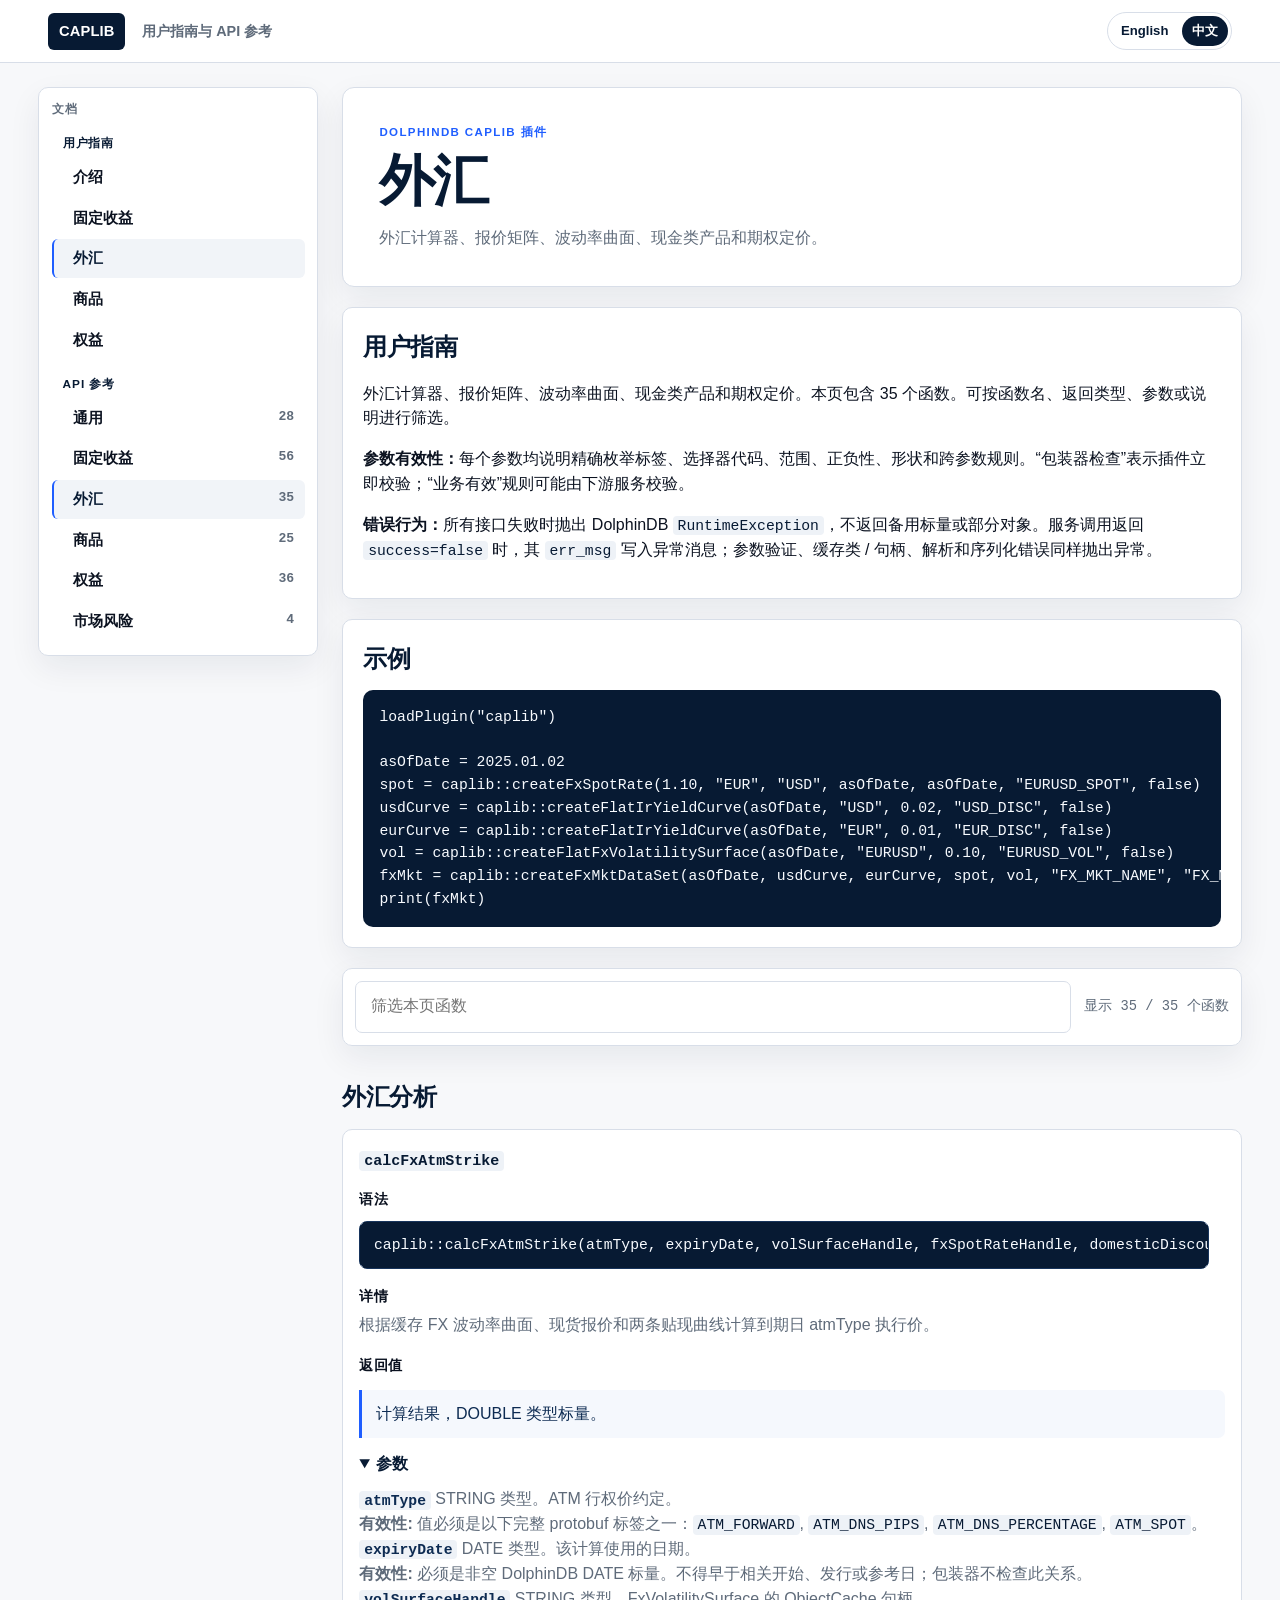
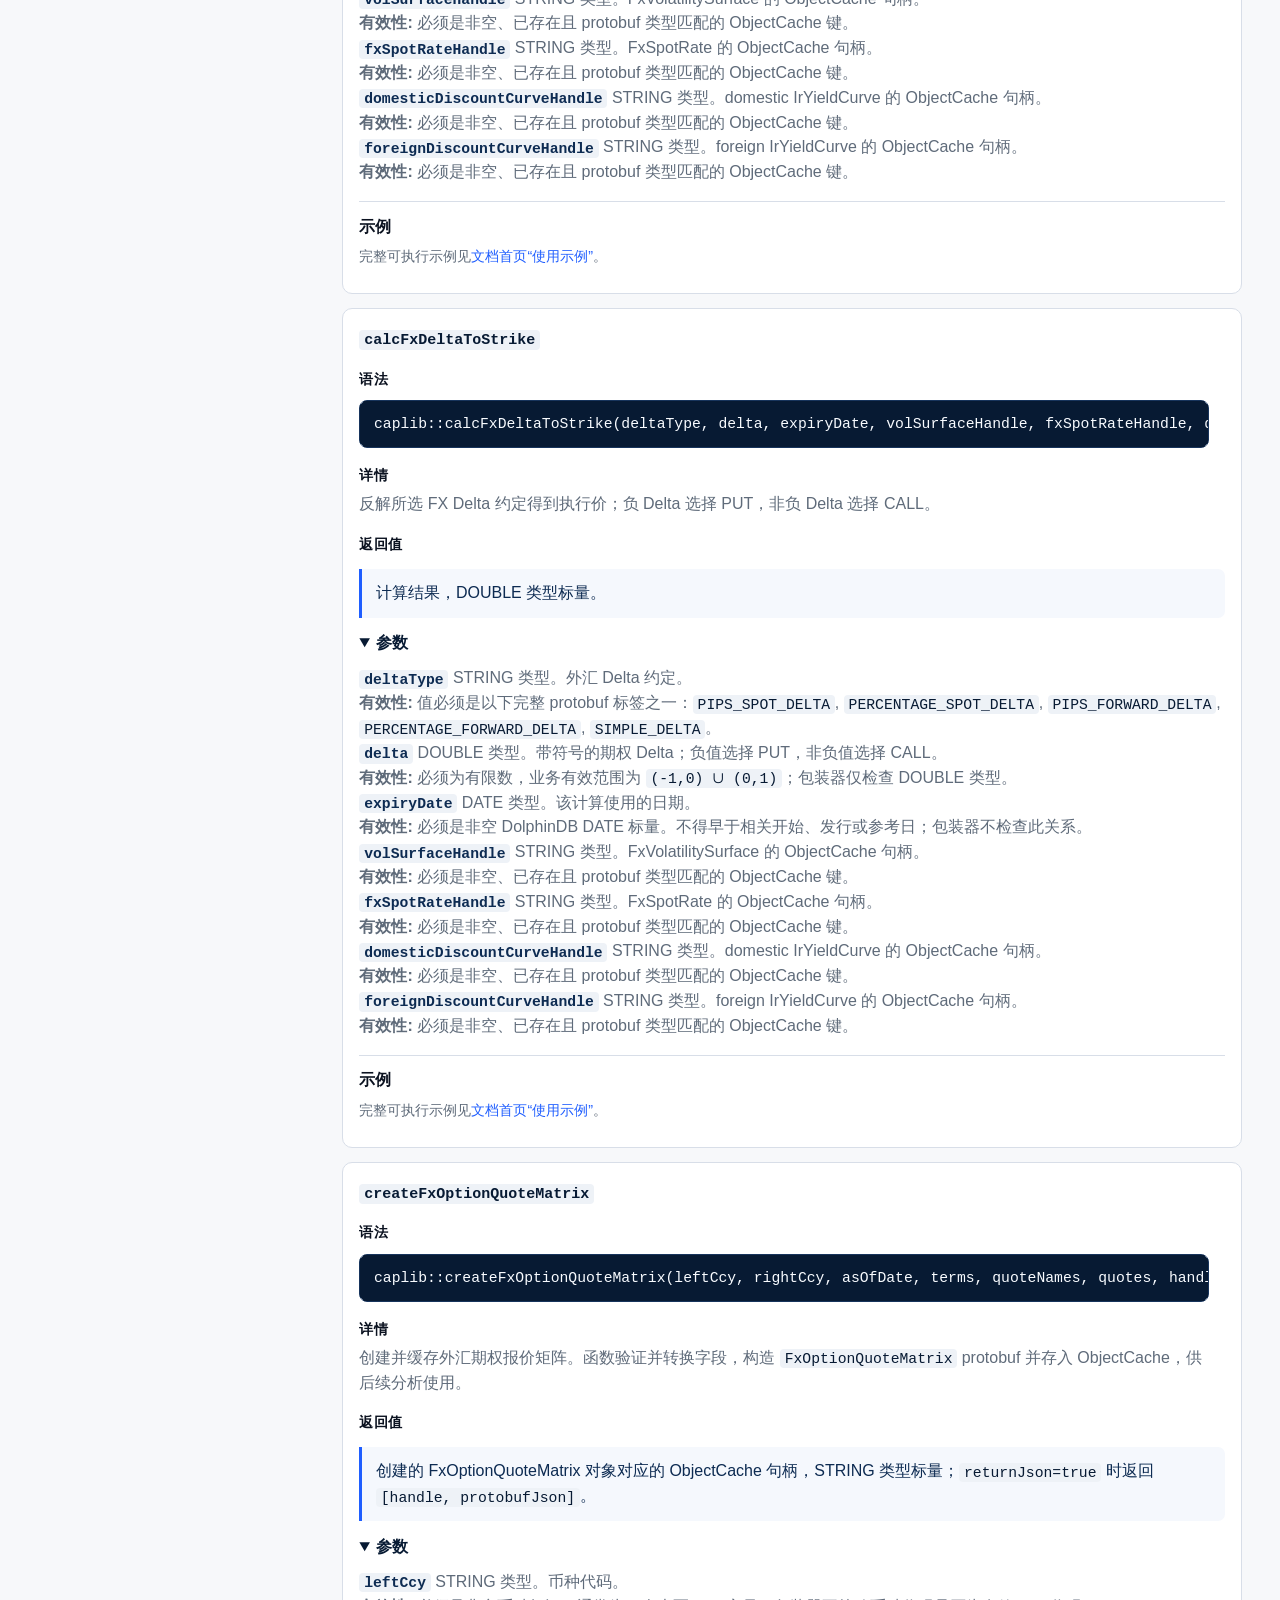
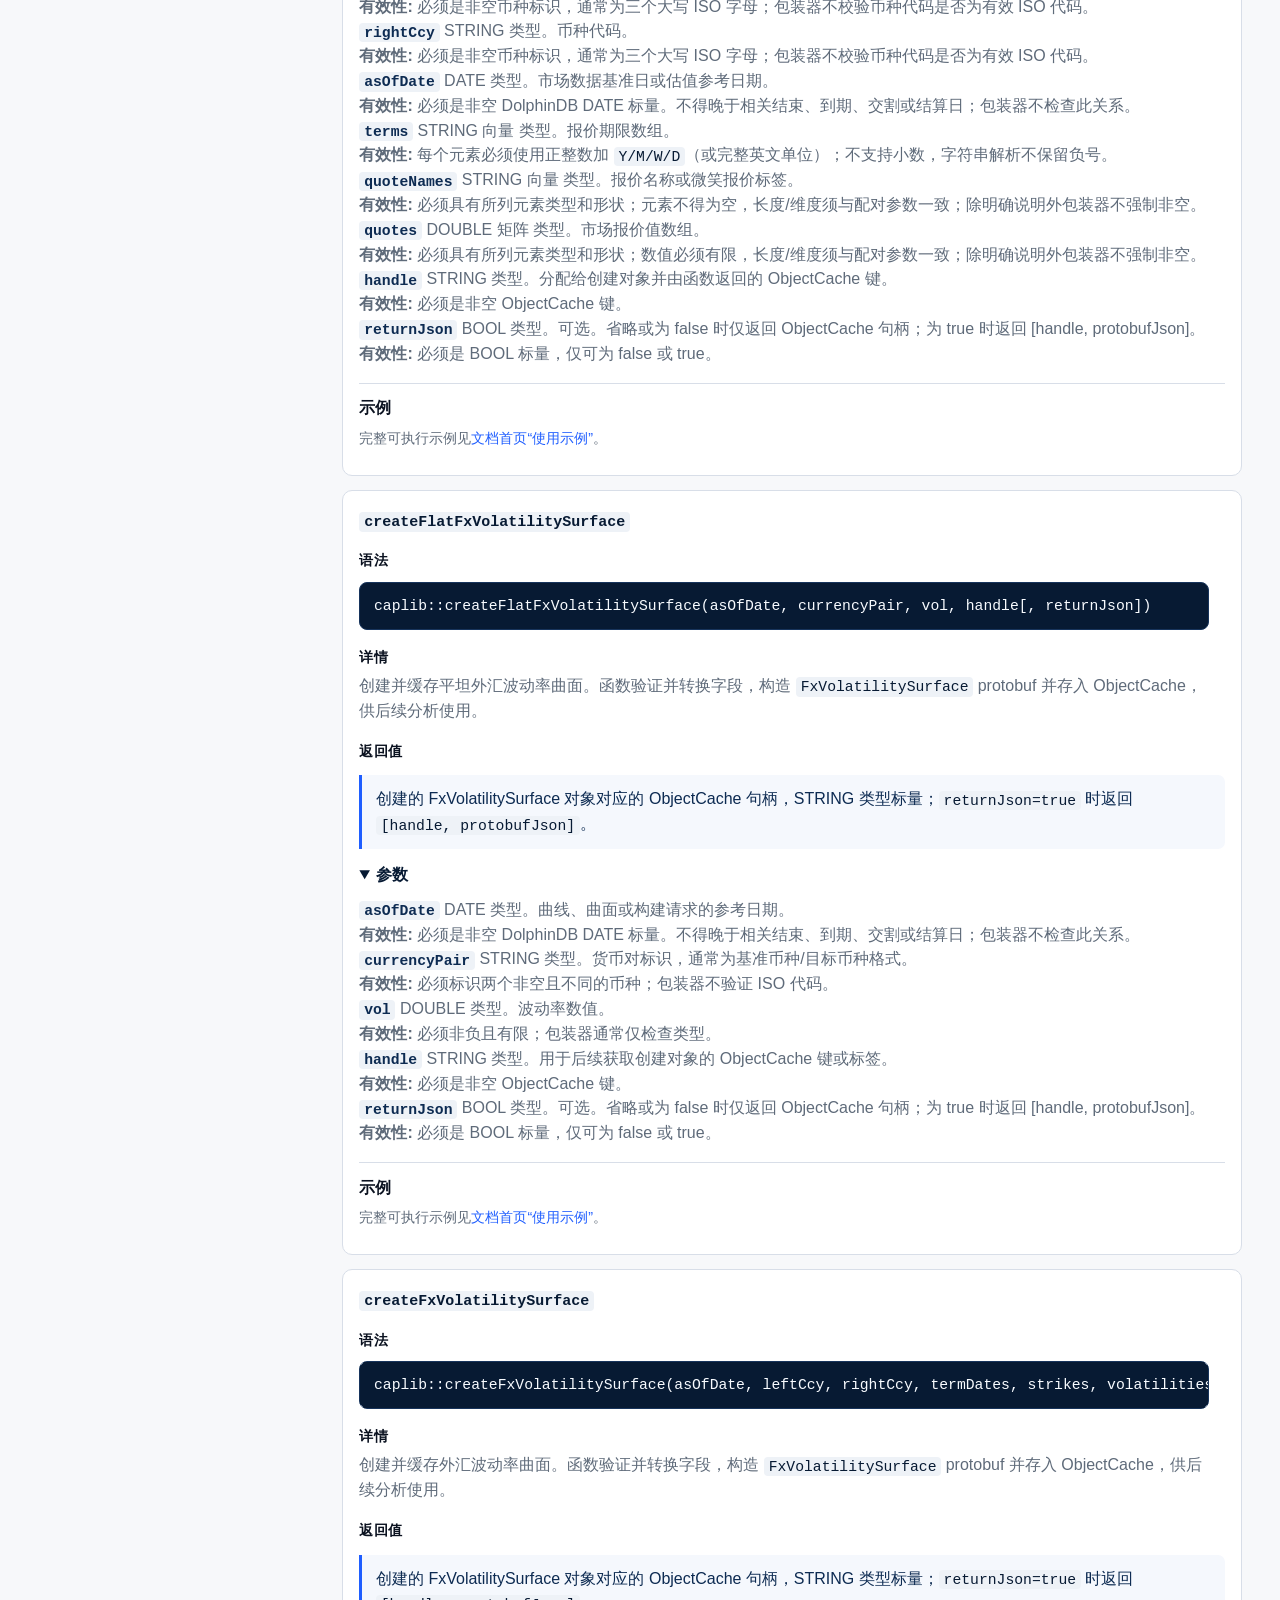
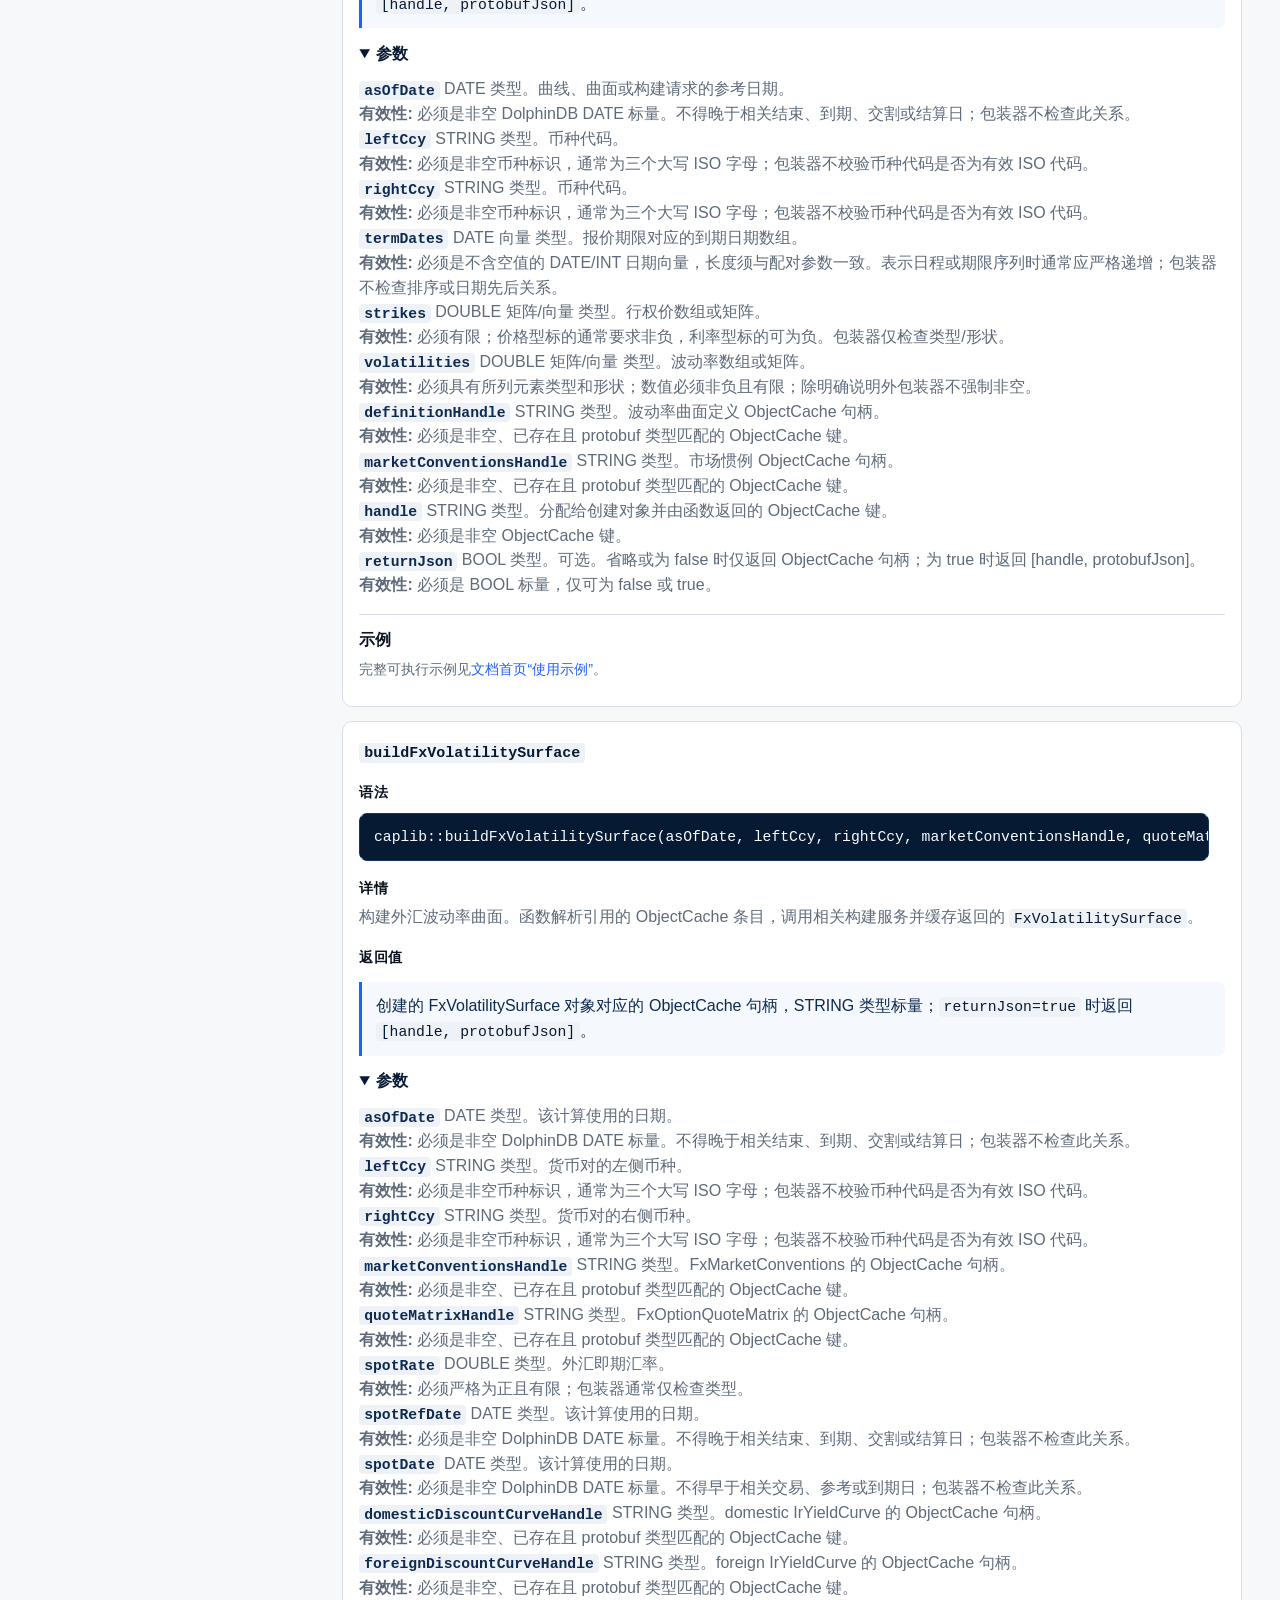
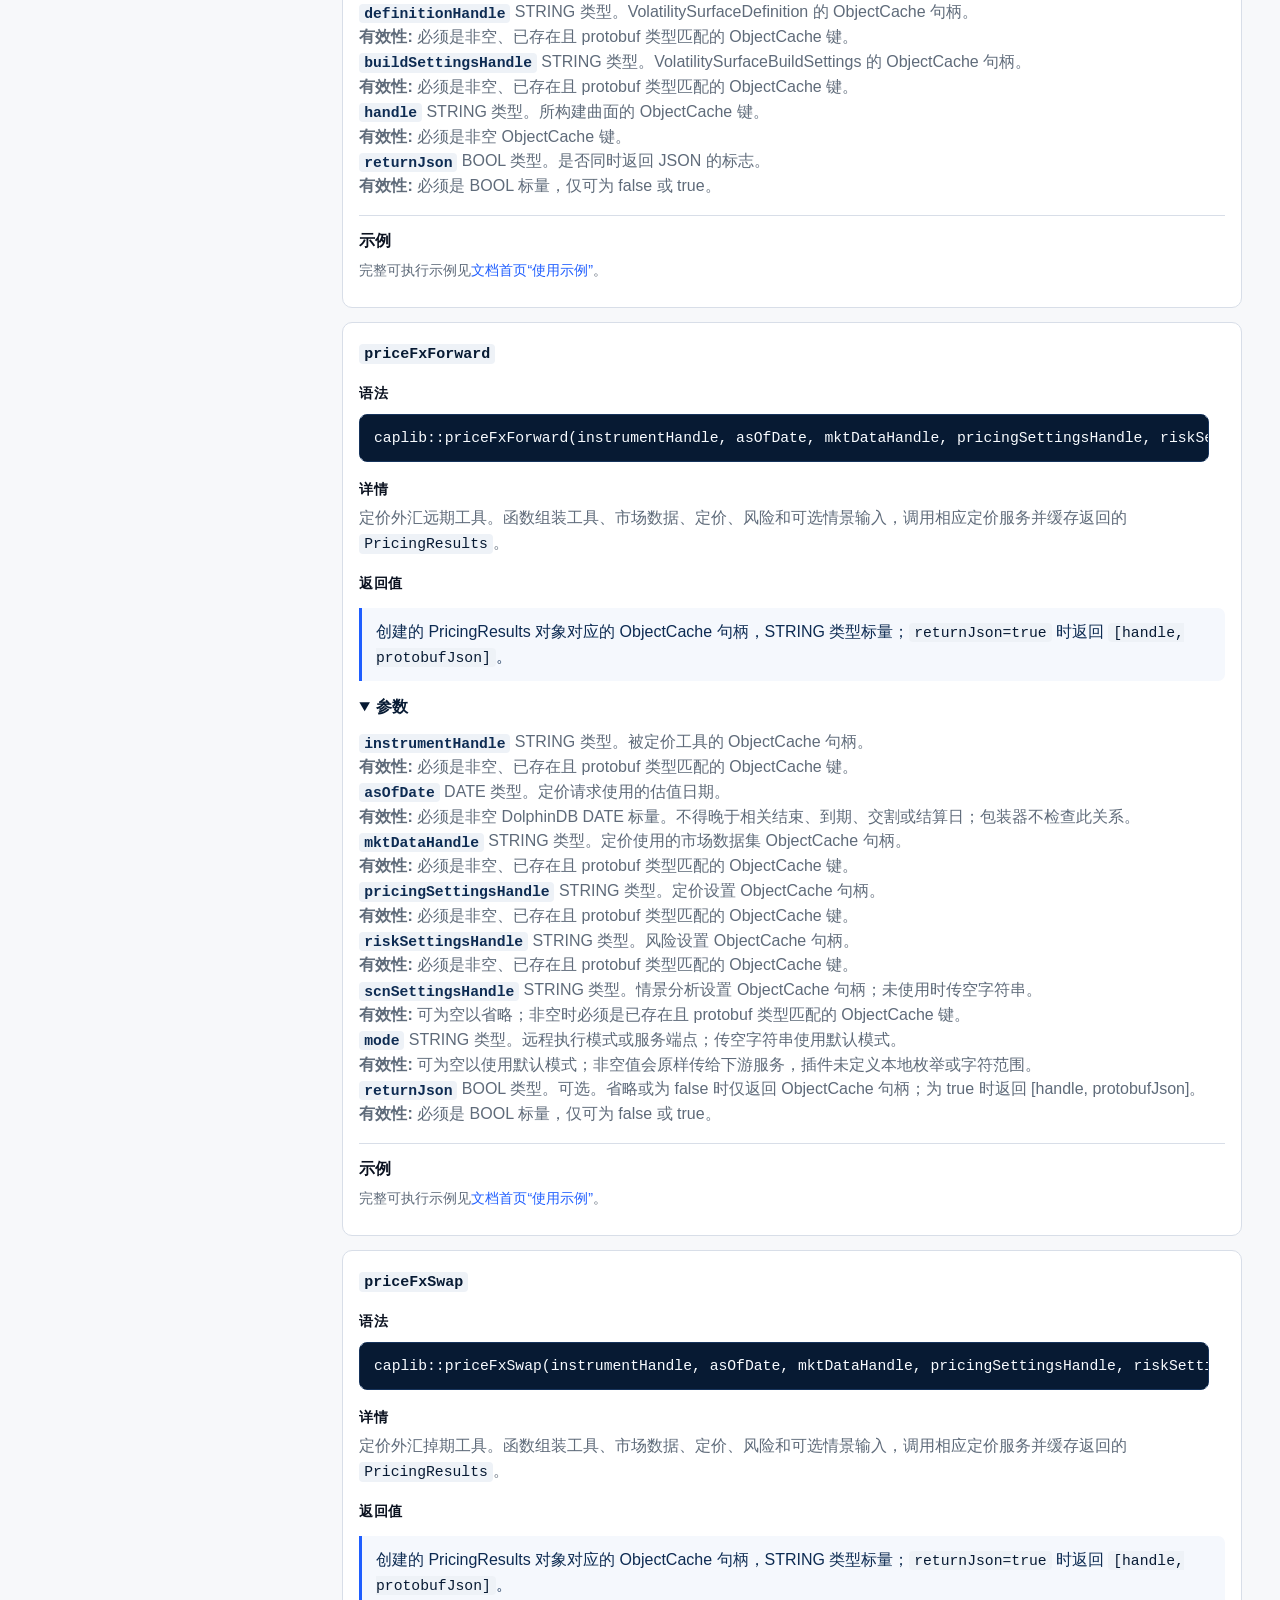
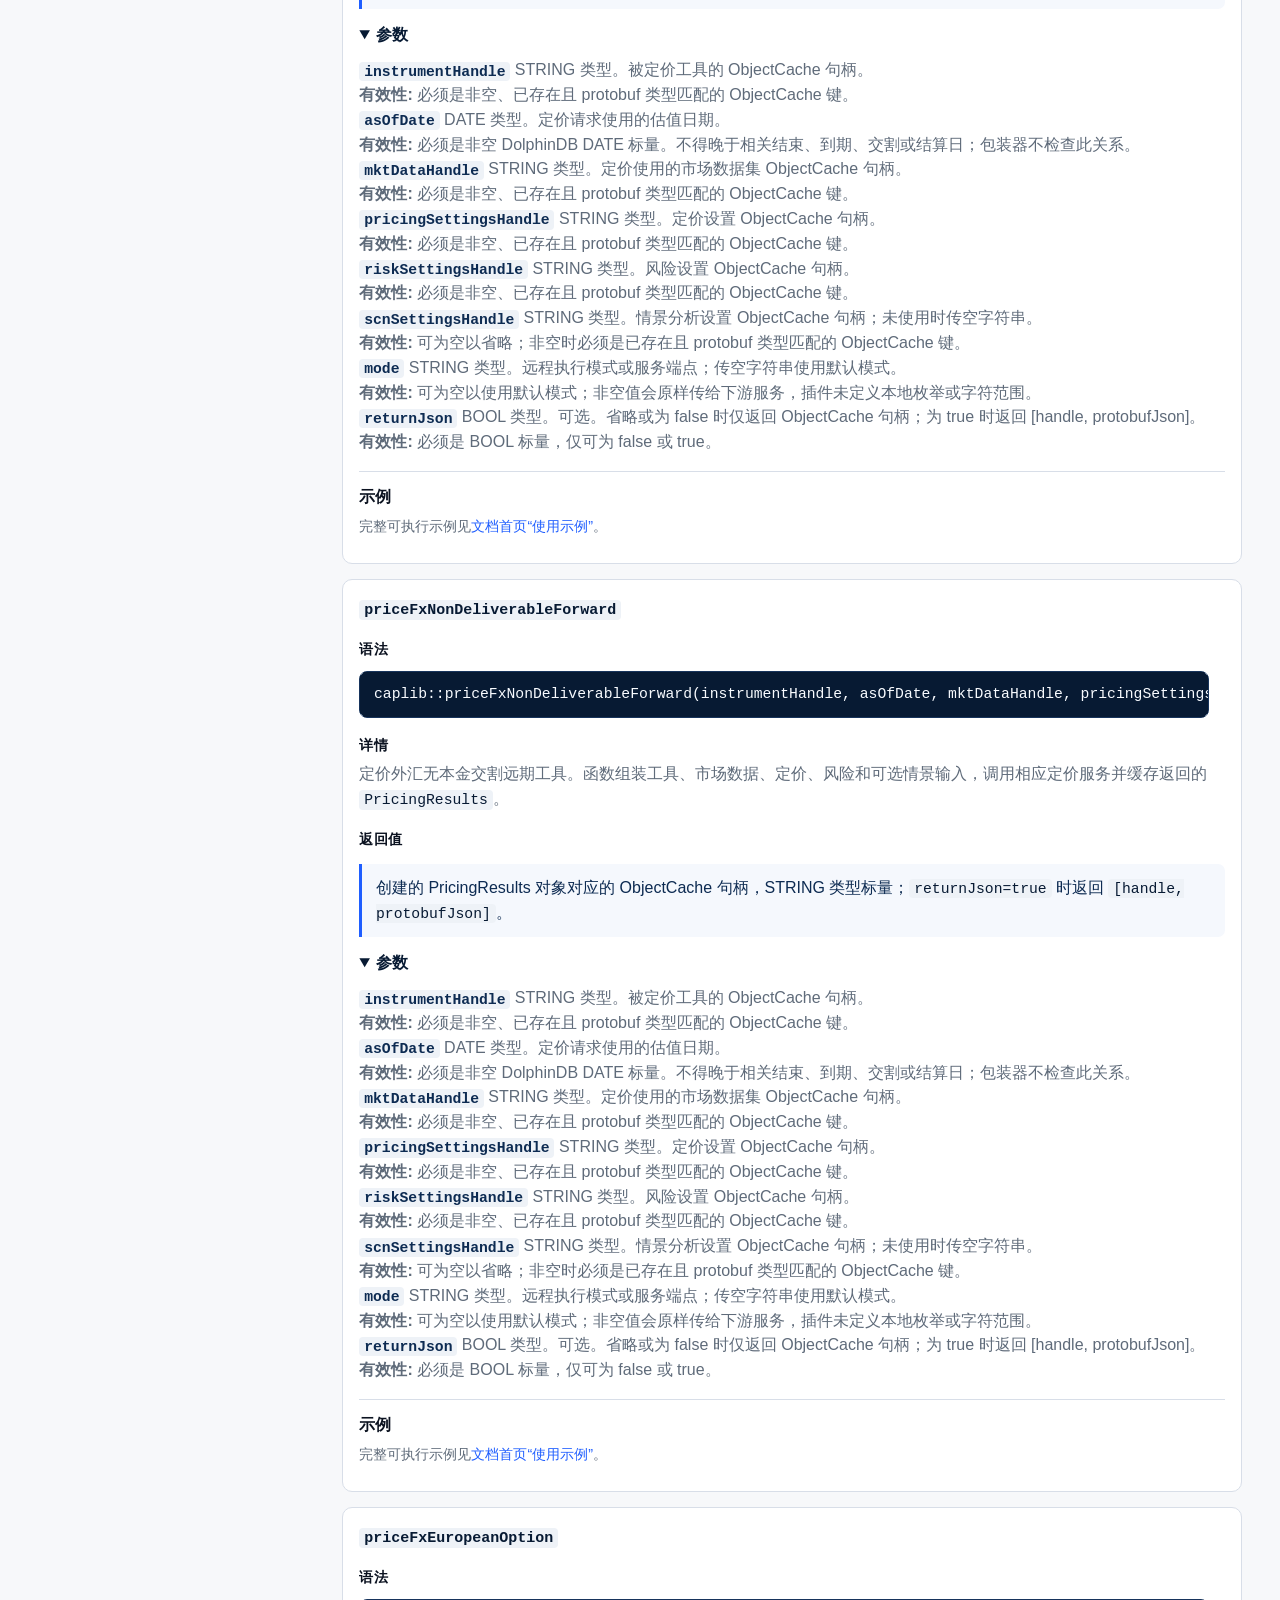
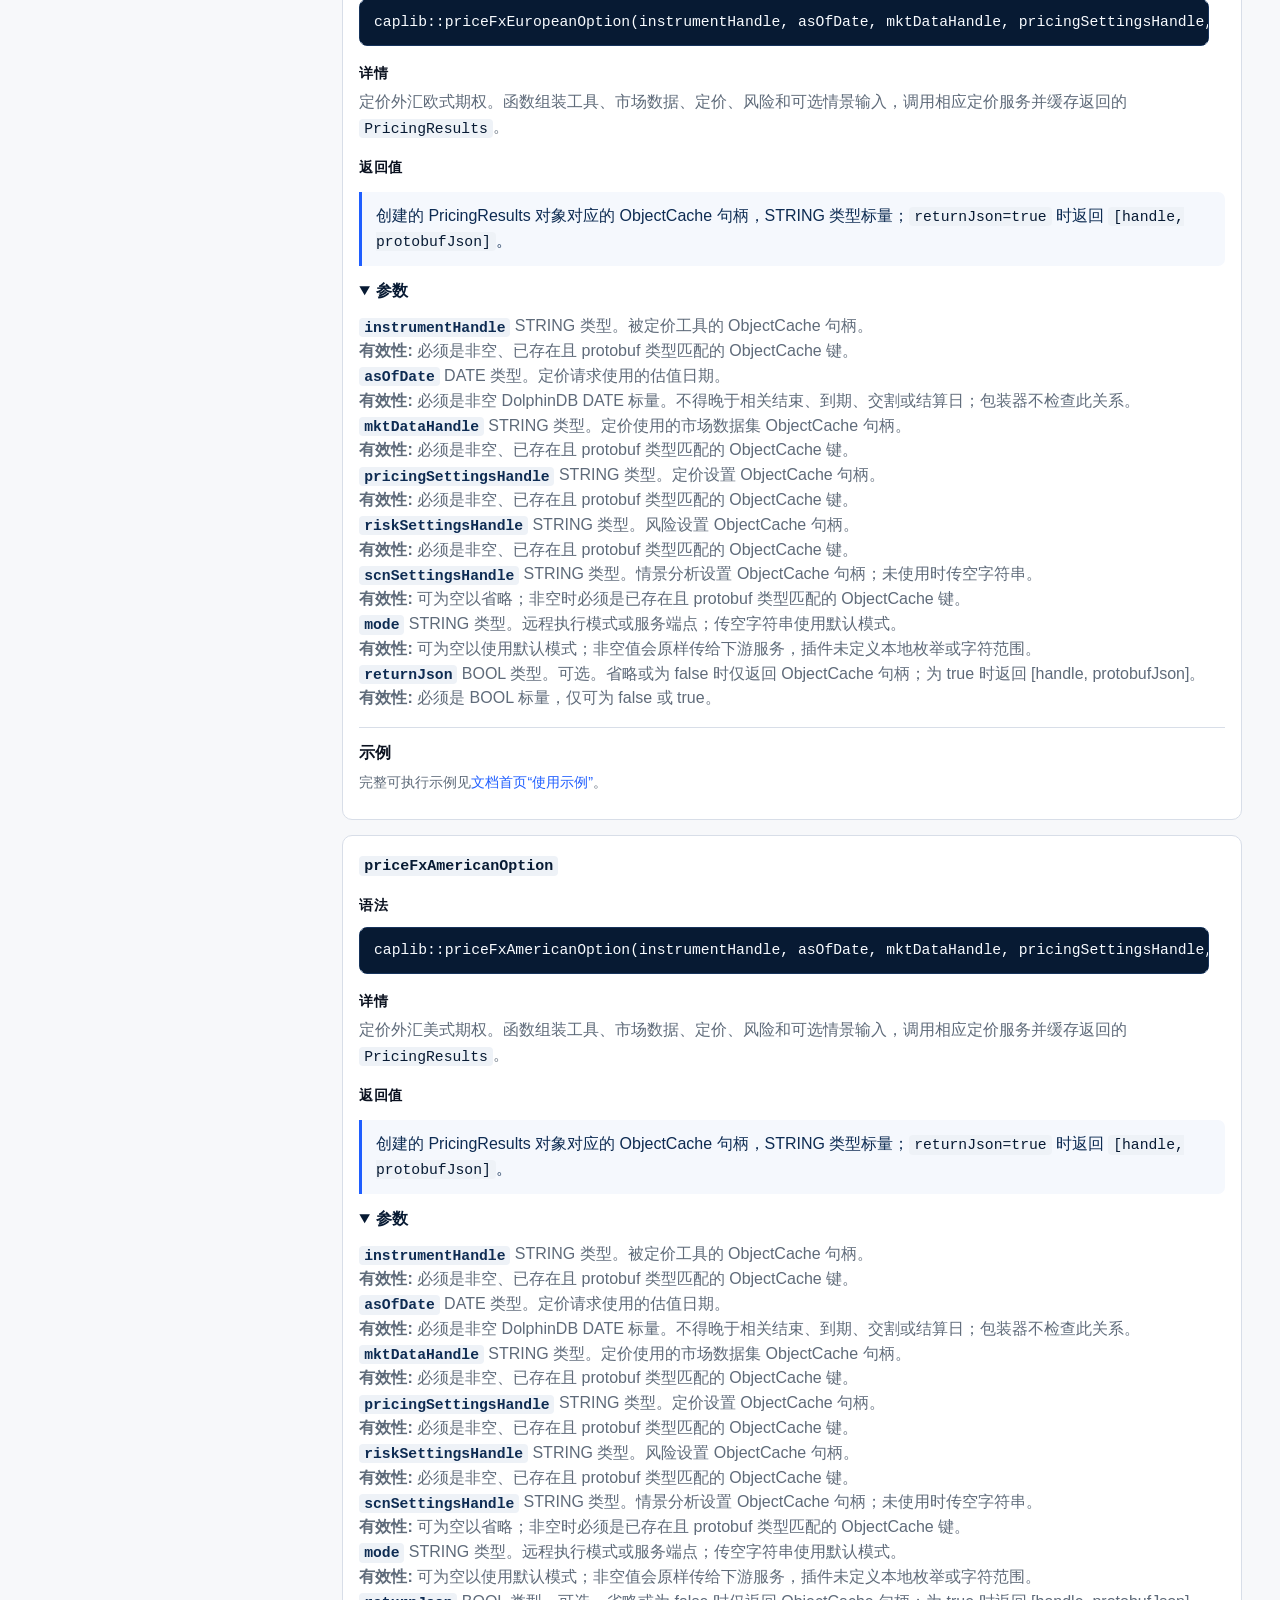
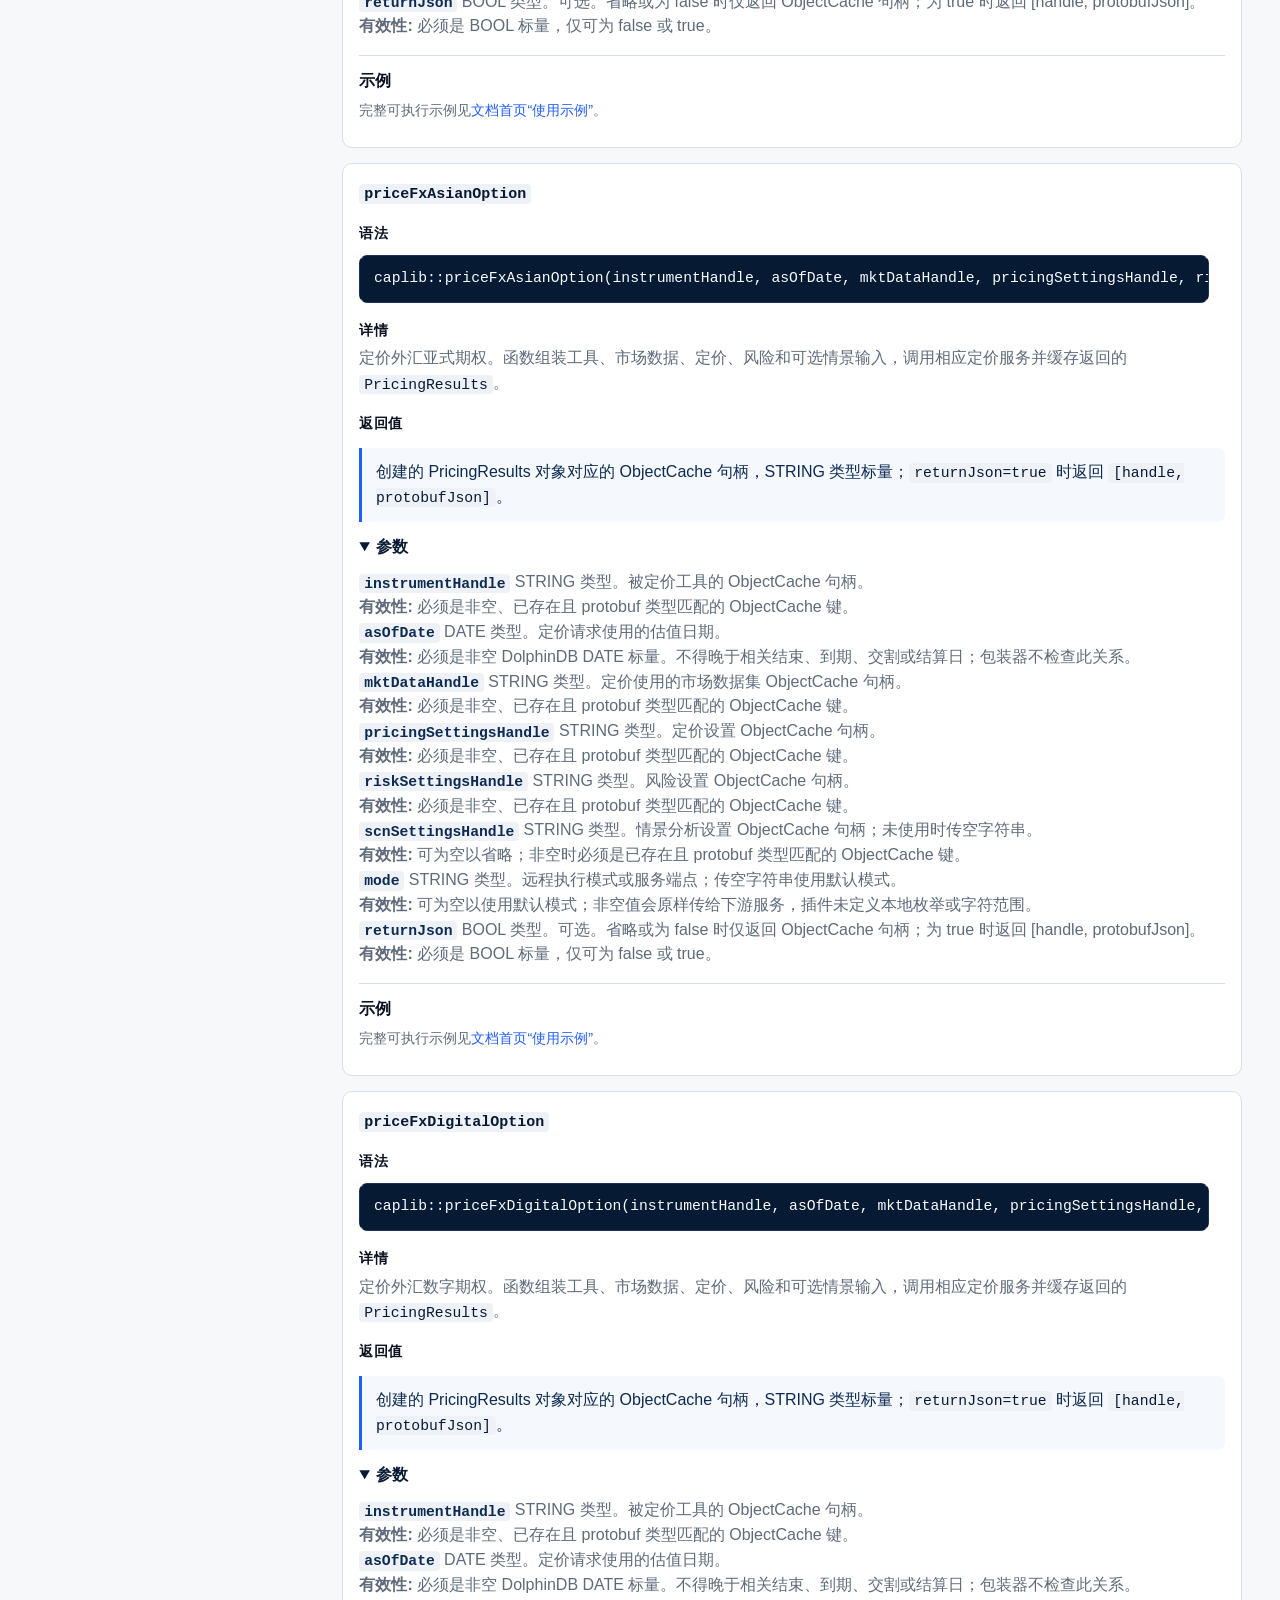
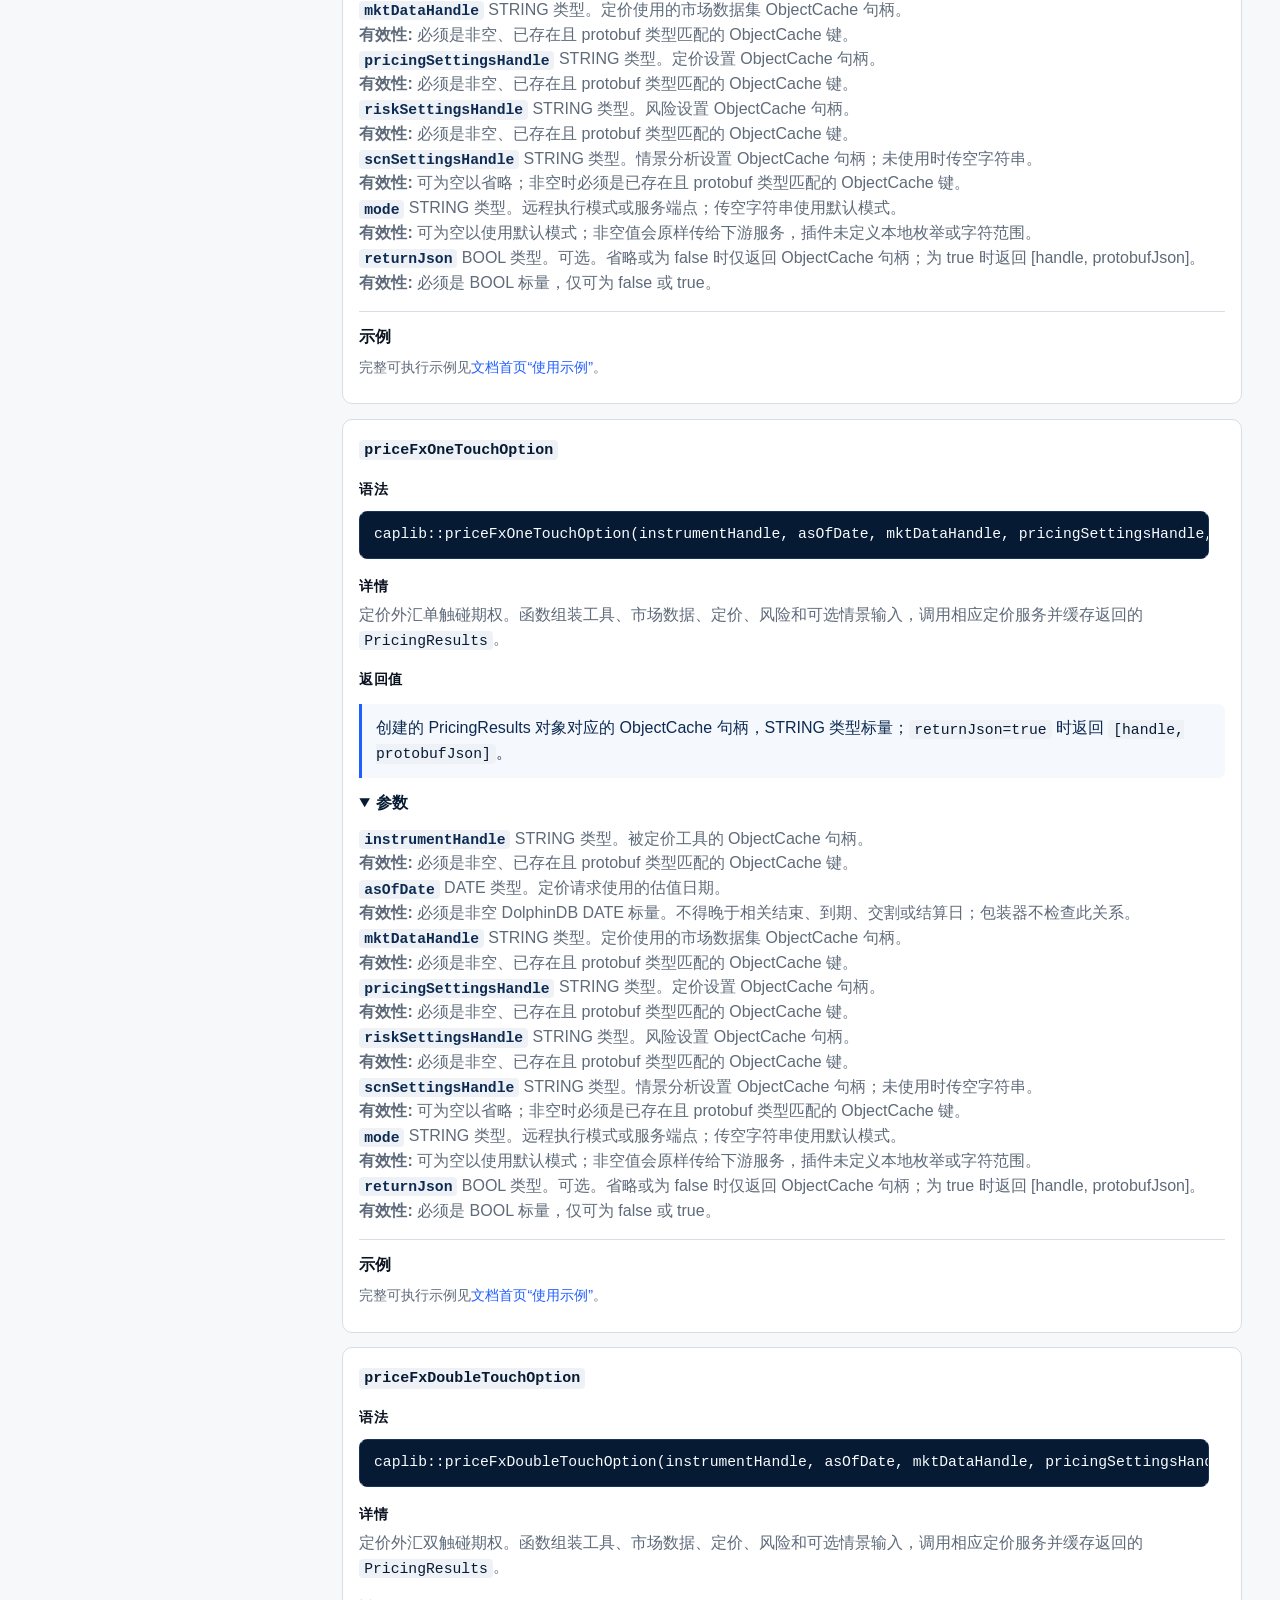
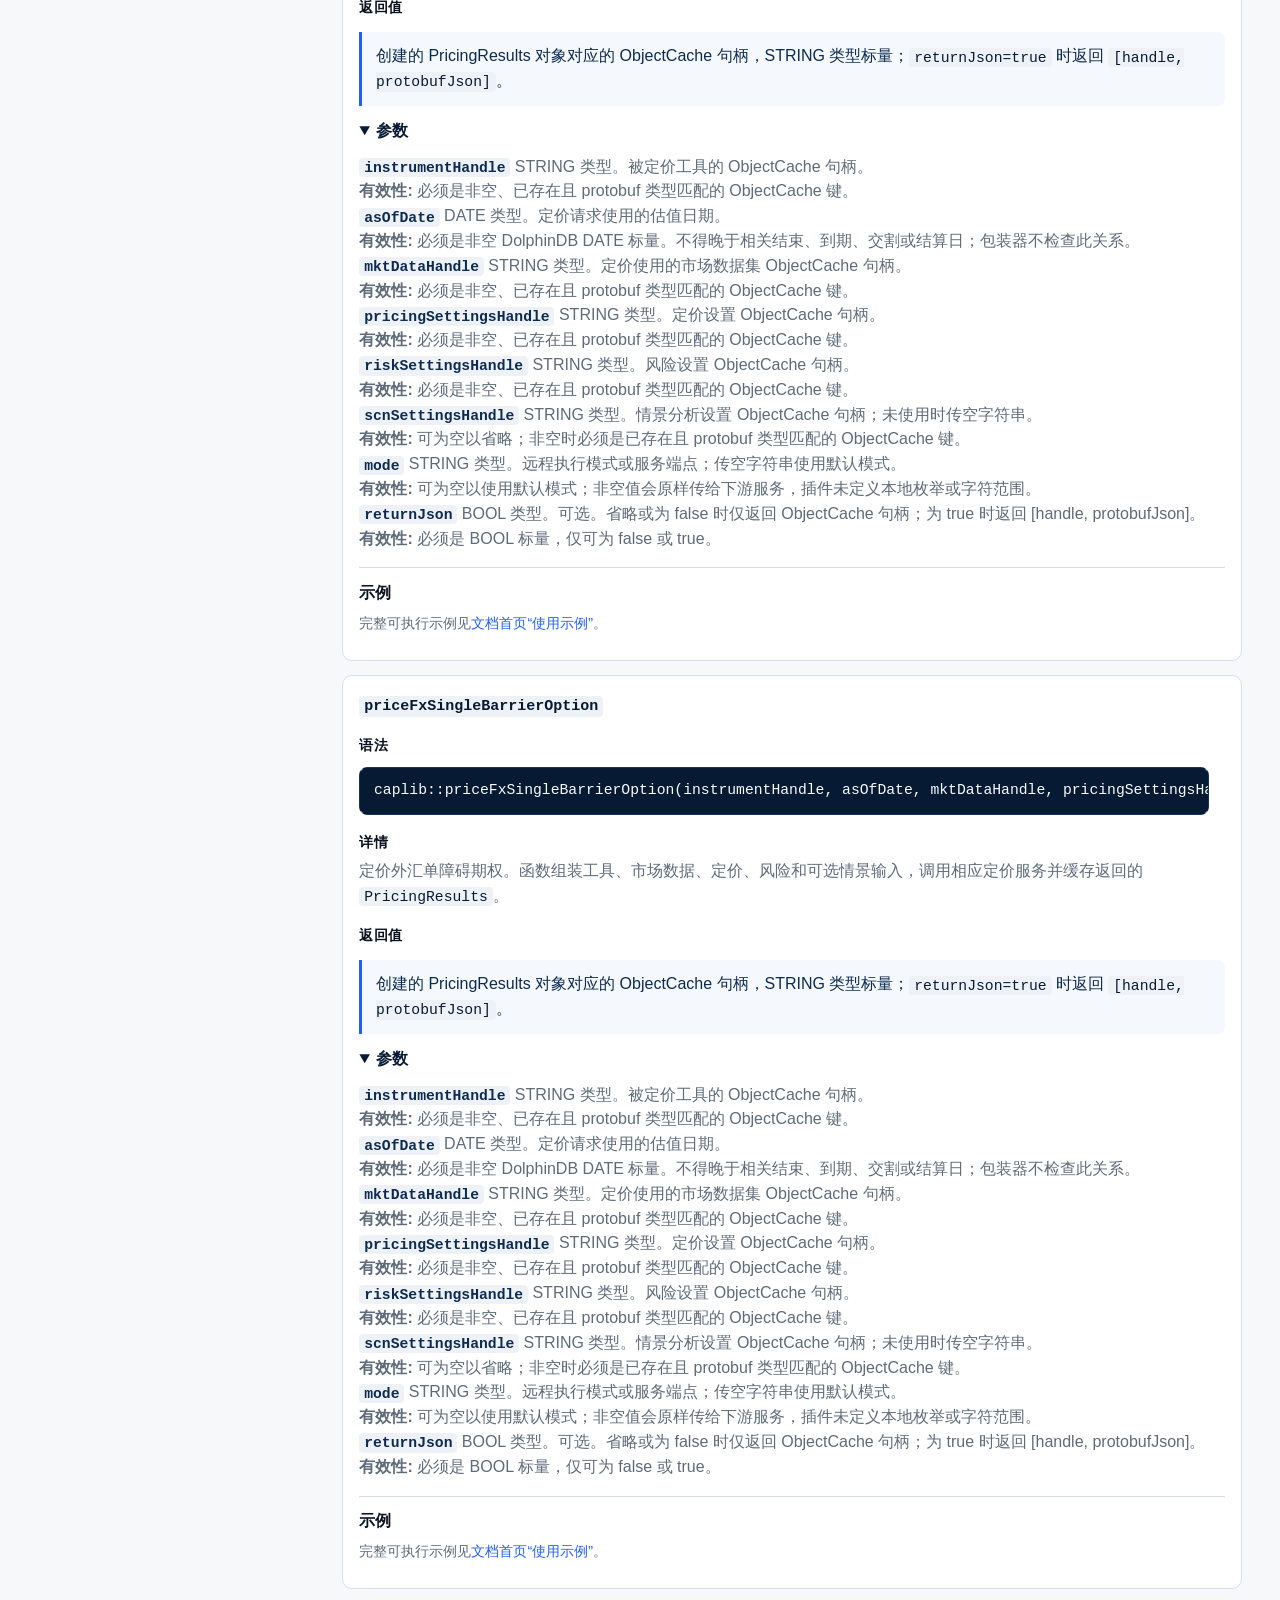
<file: docs/html/zh/currency.html>
<!doctype html>
<html lang="zh-CN">
<head>
  <meta charset="utf-8">
  <meta name="viewport" content="width=device-width, initial-scale=1">
  <title>外汇 | CAPLIB</title>
  <link rel="stylesheet" href="../styles.css">
  <link rel="alternate" hreflang="en" href="../currency.html">
</head>
<body>
  <nav class="top-nav"><a class="brand" href="index.html">CAPLIB</a><span class="top-label">用户指南与 API 参考</span><span class="lang-switch"><a href="../currency.html">English</a><span class="lang-active">中文</span></span></nav>
  <div class="shell">
    <aside class="side-nav"><div class="side-title">文档</div><div class="nav-group"><div class="nav-heading">用户指南</div><a class="nav-child" href="index.html#user-guide">介绍</a><a class="nav-child" href="fixed-income.html#user-guide">固定收益</a><a class="nav-child active" href="currency.html#user-guide">外汇</a><a class="nav-child" href="commodity.html#user-guide">商品</a><a class="nav-child" href="equity.html#user-guide">权益</a></div><div class="nav-group"><div class="nav-heading">API 参考</div><a class="nav-child" href="shared.html#api-reference">通用 <span>28</span></a><a class="nav-child" href="fixed-income.html#api-reference">固定收益 <span>56</span></a><a class="nav-child active" href="currency.html#api-reference">外汇 <span>35</span></a><a class="nav-child" href="commodity.html#api-reference">商品 <span>25</span></a><a class="nav-child" href="equity.html#api-reference">权益 <span>36</span></a><a class="nav-child" href="../market-risk.html#api-reference">市场风险 <span>4</span></a></div></aside>
    <main class="content">
      <header class="page-header">
        <p class="kicker">DolphinDB caplib 插件</p>
        <h1>外汇</h1>
        <p class="lede">外汇计算器、报价矩阵、波动率曲面、现金类产品和期权定价。</p>
      </header>
      <section id="user-guide" class="panel"><h2>用户指南</h2><p>外汇计算器、报价矩阵、波动率曲面、现金类产品和期权定价。本页包含 35 个函数。可按函数名、返回类型、参数或说明进行筛选。</p><p class="validity-guide"><strong>参数有效性：</strong>每个参数均说明精确枚举标签、选择器代码、范围、正负性、形状和跨参数规则。“包装器检查”表示插件立即校验；“业务有效”规则可能由下游服务校验。</p><p class="validity-guide"><strong>错误行为：</strong>所有接口失败时抛出 DolphinDB <code>RuntimeException</code>，不返回备用标量或部分对象。服务调用返回 <code>success=false</code> 时，其 <code>err_msg</code> 写入异常消息；参数验证、缓存类 / 句柄、解析和序列化错误同样抛出异常。</p></section><section class="panel example"><h2>示例</h2><pre><code>loadPlugin("caplib")

asOfDate = 2025.01.02
spot = caplib::createFxSpotRate(1.10, "EUR", "USD", asOfDate, asOfDate, "EURUSD_SPOT", false)
usdCurve = caplib::createFlatIrYieldCurve(asOfDate, "USD", 0.02, "USD_DISC", false)
eurCurve = caplib::createFlatIrYieldCurve(asOfDate, "EUR", 0.01, "EUR_DISC", false)
vol = caplib::createFlatFxVolatilitySurface(asOfDate, "EURUSD", 0.10, "EURUSD_VOL", false)
fxMkt = caplib::createFxMktDataSet(asOfDate, usdCurve, eurCurve, spot, vol, "FX_MKT_NAME", "FX_MKT", false)
print(fxMkt)</code></pre></section><div id="api-reference" class="filter-box"><input id="filter" type="search" placeholder="筛选本页函数"><span id="count"></span></div>
<section class="api-group"><h2>外汇分析</h2>




<article class="api-card" data-search="calcfxatmstrike atmtype string expirydate date volsurfacehandle string fxspotratehandle string domesticdiscountcurvehandle string foreigndiscountcurvehandle string">
  <div class="api-card-head">
    <div>
      <a id="calcfxatmstrike"></a>
      <h3><code>calcFxAtmStrike</code></h3>
      <h4 class="api-subheading">语法</h4>
      <p class="full-signature"><code>caplib::calcFxAtmStrike(atmType, expiryDate, volSurfaceHandle, fxSpotRateHandle, domesticDiscountCurveHandle, foreignDiscountCurveHandle)</code></p>
      <h4 class="api-subheading">详情</h4>
      <p class="api-description">根据缓存 FX 波动率曲面、现货报价和两条贴现曲线计算到期日 atmType 执行价。</p>
    </div>

  </div>
  <h4 class="api-subheading">返回值</h4>
  <p class="return-description">计算结果，DOUBLE 类型标量。</p>
  <details open>
    <summary>参数</summary>
    <div class="param-list"><p class="param-item"><code>atmType</code> STRING 类型。ATM 行权价约定。<br><span class="validity-note"><strong>有效性:</strong> 值必须是以下完整 protobuf 标签之一：<code>ATM_FORWARD</code>, <code>ATM_DNS_PIPS</code>, <code>ATM_DNS_PERCENTAGE</code>, <code>ATM_SPOT</code>。</span></p>
<p class="param-item"><code>expiryDate</code> DATE 类型。该计算使用的日期。<br><span class="validity-note"><strong>有效性:</strong> 必须是非空 DolphinDB DATE 标量。不得早于相关开始、发行或参考日；包装器不检查此关系。</span></p>
<p class="param-item"><code>volSurfaceHandle</code> STRING 类型。FxVolatilitySurface 的 ObjectCache 句柄。<br><span class="validity-note"><strong>有效性:</strong> 必须是非空、已存在且 protobuf 类型匹配的 ObjectCache 键。</span></p>
<p class="param-item"><code>fxSpotRateHandle</code> STRING 类型。FxSpotRate 的 ObjectCache 句柄。<br><span class="validity-note"><strong>有效性:</strong> 必须是非空、已存在且 protobuf 类型匹配的 ObjectCache 键。</span></p>
<p class="param-item"><code>domesticDiscountCurveHandle</code> STRING 类型。domestic IrYieldCurve 的 ObjectCache 句柄。<br><span class="validity-note"><strong>有效性:</strong> 必须是非空、已存在且 protobuf 类型匹配的 ObjectCache 键。</span></p>
<p class="param-item"><code>foreignDiscountCurveHandle</code> STRING 类型。foreign IrYieldCurve 的 ObjectCache 句柄。<br><span class="validity-note"><strong>有效性:</strong> 必须是非空、已存在且 protobuf 类型匹配的 ObjectCache 键。</span></p></div>
  </details>
<div class="api-example"><h4>示例</h4><p>完整可执行示例见<a href="index.html#example">文档首页“使用示例”</a>。</p></div>
</article>

<article class="api-card" data-search="calcfxdeltatostrike deltatype string delta double expirydate date volsurfacehandle string fxspotratehandle string domesticdiscountcurvehandle string foreigndiscountcurvehandle string">
  <div class="api-card-head">
    <div>
      <a id="calcfxdeltatostrike"></a>
      <h3><code>calcFxDeltaToStrike</code></h3>
      <h4 class="api-subheading">语法</h4>
      <p class="full-signature"><code>caplib::calcFxDeltaToStrike(deltaType, delta, expiryDate, volSurfaceHandle, fxSpotRateHandle, domesticDiscountCurveHandle, foreignDiscountCurveHandle)</code></p>
      <h4 class="api-subheading">详情</h4>
      <p class="api-description">反解所选 FX Delta 约定得到执行价；负 Delta 选择 PUT，非负 Delta 选择 CALL。</p>
    </div>

  </div>
  <h4 class="api-subheading">返回值</h4>
  <p class="return-description">计算结果，DOUBLE 类型标量。</p>
  <details open>
    <summary>参数</summary>
    <div class="param-list"><p class="param-item"><code>deltaType</code> STRING 类型。外汇 Delta 约定。<br><span class="validity-note"><strong>有效性:</strong> 值必须是以下完整 protobuf 标签之一：<code>PIPS_SPOT_DELTA</code>, <code>PERCENTAGE_SPOT_DELTA</code>, <code>PIPS_FORWARD_DELTA</code>, <code>PERCENTAGE_FORWARD_DELTA</code>, <code>SIMPLE_DELTA</code>。</span></p>
<p class="param-item"><code>delta</code> DOUBLE 类型。带符号的期权 Delta；负值选择 PUT，非负值选择 CALL。<br><span class="validity-note"><strong>有效性:</strong> 必须为有限数，业务有效范围为 <code>(-1,0) ∪ (0,1)</code>；包装器仅检查 DOUBLE 类型。</span></p>
<p class="param-item"><code>expiryDate</code> DATE 类型。该计算使用的日期。<br><span class="validity-note"><strong>有效性:</strong> 必须是非空 DolphinDB DATE 标量。不得早于相关开始、发行或参考日；包装器不检查此关系。</span></p>
<p class="param-item"><code>volSurfaceHandle</code> STRING 类型。FxVolatilitySurface 的 ObjectCache 句柄。<br><span class="validity-note"><strong>有效性:</strong> 必须是非空、已存在且 protobuf 类型匹配的 ObjectCache 键。</span></p>
<p class="param-item"><code>fxSpotRateHandle</code> STRING 类型。FxSpotRate 的 ObjectCache 句柄。<br><span class="validity-note"><strong>有效性:</strong> 必须是非空、已存在且 protobuf 类型匹配的 ObjectCache 键。</span></p>
<p class="param-item"><code>domesticDiscountCurveHandle</code> STRING 类型。domestic IrYieldCurve 的 ObjectCache 句柄。<br><span class="validity-note"><strong>有效性:</strong> 必须是非空、已存在且 protobuf 类型匹配的 ObjectCache 键。</span></p>
<p class="param-item"><code>foreignDiscountCurveHandle</code> STRING 类型。foreign IrYieldCurve 的 ObjectCache 句柄。<br><span class="validity-note"><strong>有效性:</strong> 必须是非空、已存在且 protobuf 类型匹配的 ObjectCache 键。</span></p></div>
  </details>
<div class="api-example"><h4>示例</h4><p>完整可执行示例见<a href="index.html#example">文档首页“使用示例”</a>。</p></div>
</article>

<article class="api-card" data-search="createfxoptionquotematrix create and cache an fx 期权报价矩阵。leftccy string, rightccy string, asofdate date, terms string[], quotenames string[], quotes double matrix, handle string handle_or_json returnjson bool">
  <div class="api-card-head">
    <div>
      <a id="createfxoptionquotematrix"></a>
      <h3><code>createFxOptionQuoteMatrix</code></h3>
      <h4 class="api-subheading">语法</h4>
      <p class="full-signature"><code>caplib::createFxOptionQuoteMatrix(leftCcy, rightCcy, asOfDate, terms, quoteNames, quotes, handle[, returnJson])</code></p>
      <h4 class="api-subheading">详情</h4>
      <p class="api-description">创建并缓存外汇期权报价矩阵。函数验证并转换字段，构造 <code>FxOptionQuoteMatrix</code> protobuf 并存入 ObjectCache，供后续分析使用。</p>
    </div>

  </div>
  <h4 class="api-subheading">返回值</h4>
  <p class="return-description">创建的 FxOptionQuoteMatrix 对象对应的 ObjectCache 句柄，STRING 类型标量；<code>returnJson=true</code> 时返回 <code>[handle, protobufJson]</code>。</p>
  <details open>
    <summary>参数</summary>
    <div class="param-list"><p class="param-item"><code>leftCcy</code> STRING 类型。币种代码。<br><span class="validity-note"><strong>有效性:</strong> 必须是非空币种标识，通常为三个大写 ISO 字母；包装器不校验币种代码是否为有效 ISO 代码。</span></p>
<p class="param-item"><code>rightCcy</code> STRING 类型。币种代码。<br><span class="validity-note"><strong>有效性:</strong> 必须是非空币种标识，通常为三个大写 ISO 字母；包装器不校验币种代码是否为有效 ISO 代码。</span></p>
<p class="param-item"><code>asOfDate</code> DATE 类型。市场数据基准日或估值参考日期。<br><span class="validity-note"><strong>有效性:</strong> 必须是非空 DolphinDB DATE 标量。不得晚于相关结束、到期、交割或结算日；包装器不检查此关系。</span></p>
<p class="param-item"><code>terms</code> STRING 向量 类型。报价期限数组。<br><span class="validity-note"><strong>有效性:</strong> 每个元素必须使用正整数加 <code>Y/M/W/D</code>（或完整英文单位）；不支持小数，字符串解析不保留负号。</span></p>
<p class="param-item"><code>quoteNames</code> STRING 向量 类型。报价名称或微笑报价标签。<br><span class="validity-note"><strong>有效性:</strong> 必须具有所列元素类型和形状；元素不得为空，长度/维度须与配对参数一致；除明确说明外包装器不强制非空。</span></p>
<p class="param-item"><code>quotes</code> DOUBLE 矩阵 类型。市场报价值数组。<br><span class="validity-note"><strong>有效性:</strong> 必须具有所列元素类型和形状；数值必须有限，长度/维度须与配对参数一致；除明确说明外包装器不强制非空。</span></p>
<p class="param-item"><code>handle</code> STRING 类型。分配给创建对象并由函数返回的 ObjectCache 键。<br><span class="validity-note"><strong>有效性:</strong> 必须是非空 ObjectCache 键。</span></p>
<p class="param-item"><code>returnJson</code> BOOL 类型。可选。省略或为 false 时仅返回 ObjectCache 句柄；为 true 时返回 [handle, protobufJson]。<br><span class="validity-note"><strong>有效性:</strong> 必须是 BOOL 标量，仅可为 false 或 true。</span></p></div>
  </details>
<div class="api-example"><h4>示例</h4><p>完整可执行示例见<a href="index.html#example">文档首页“使用示例”</a>。</p></div>
</article>

<article class="api-card" data-search="createflatfxvolatilitysurface create and cache a flat fx volatility surface. referencedate date, currencypair string, vol double, tag string handle_or_json returnjson bool">
  <div class="api-card-head">
    <div>
      <a id="createflatfxvolatilitysurface"></a>
      <h3><code>createFlatFxVolatilitySurface</code></h3>
      <h4 class="api-subheading">语法</h4>
      <p class="full-signature"><code>caplib::createFlatFxVolatilitySurface(asOfDate, currencyPair, vol, handle[, returnJson])</code></p>
      <h4 class="api-subheading">详情</h4>
      <p class="api-description">创建并缓存平坦外汇波动率曲面。函数验证并转换字段，构造 <code>FxVolatilitySurface</code> protobuf 并存入 ObjectCache，供后续分析使用。</p>
    </div>

  </div>
  <h4 class="api-subheading">返回值</h4>
  <p class="return-description">创建的 FxVolatilitySurface 对象对应的 ObjectCache 句柄，STRING 类型标量；<code>returnJson=true</code> 时返回 <code>[handle, protobufJson]</code>。</p>
  <details open>
    <summary>参数</summary>
    <div class="param-list"><p class="param-item"><code>asOfDate</code> DATE 类型。曲线、曲面或构建请求的参考日期。<br><span class="validity-note"><strong>有效性:</strong> 必须是非空 DolphinDB DATE 标量。不得晚于相关结束、到期、交割或结算日；包装器不检查此关系。</span></p>
<p class="param-item"><code>currencyPair</code> STRING 类型。货币对标识，通常为基准币种/目标币种格式。<br><span class="validity-note"><strong>有效性:</strong> 必须标识两个非空且不同的币种；包装器不验证 ISO 代码。</span></p>
<p class="param-item"><code>vol</code> DOUBLE 类型。波动率数值。<br><span class="validity-note"><strong>有效性:</strong> 必须非负且有限；包装器通常仅检查类型。</span></p>
<p class="param-item"><code>handle</code> STRING 类型。用于后续获取创建对象的 ObjectCache 键或标签。<br><span class="validity-note"><strong>有效性:</strong> 必须是非空 ObjectCache 键。</span></p>
<p class="param-item"><code>returnJson</code> BOOL 类型。可选。省略或为 false 时仅返回 ObjectCache 句柄；为 true 时返回 [handle, protobufJson]。<br><span class="validity-note"><strong>有效性:</strong> 必须是 BOOL 标量，仅可为 false 或 true。</span></p></div>
  </details>
<div class="api-example"><h4>示例</h4><p>完整可执行示例见<a href="index.html#example">文档首页“使用示例”</a>。</p></div>
</article>

<article class="api-card" data-search="createfxvolatilitysurface create and cache an fx volatility surface from explicit term dates and smile rows. referencedate date, leftccy string, rightccy string, termdates date[], strikes double matrix/vector, volatilities double matrix/vector, definitionhandle string, marketconventionshandle string, handle string handle_or_json returnjson bool">
  <div class="api-card-head">
    <div>
      <a id="createfxvolatilitysurface"></a>
      <h3><code>createFxVolatilitySurface</code></h3>
      <h4 class="api-subheading">语法</h4>
      <p class="full-signature"><code>caplib::createFxVolatilitySurface(asOfDate, leftCcy, rightCcy, termDates, strikes, volatilities, definitionHandle, marketConventionsHandle, handle[, returnJson])</code></p>
      <h4 class="api-subheading">详情</h4>
      <p class="api-description">创建并缓存外汇波动率曲面。函数验证并转换字段，构造 <code>FxVolatilitySurface</code> protobuf 并存入 ObjectCache，供后续分析使用。</p>
    </div>

  </div>
  <h4 class="api-subheading">返回值</h4>
  <p class="return-description">创建的 FxVolatilitySurface 对象对应的 ObjectCache 句柄，STRING 类型标量；<code>returnJson=true</code> 时返回 <code>[handle, protobufJson]</code>。</p>
  <details open>
    <summary>参数</summary>
    <div class="param-list"><p class="param-item"><code>asOfDate</code> DATE 类型。曲线、曲面或构建请求的参考日期。<br><span class="validity-note"><strong>有效性:</strong> 必须是非空 DolphinDB DATE 标量。不得晚于相关结束、到期、交割或结算日；包装器不检查此关系。</span></p>
<p class="param-item"><code>leftCcy</code> STRING 类型。币种代码。<br><span class="validity-note"><strong>有效性:</strong> 必须是非空币种标识，通常为三个大写 ISO 字母；包装器不校验币种代码是否为有效 ISO 代码。</span></p>
<p class="param-item"><code>rightCcy</code> STRING 类型。币种代码。<br><span class="validity-note"><strong>有效性:</strong> 必须是非空币种标识，通常为三个大写 ISO 字母；包装器不校验币种代码是否为有效 ISO 代码。</span></p>
<p class="param-item"><code>termDates</code> DATE 向量 类型。报价期限对应的到期日期数组。<br><span class="validity-note"><strong>有效性:</strong> 必须是不含空值的 DATE/INT 日期向量，长度须与配对参数一致。表示日程或期限序列时通常应严格递增；包装器不检查排序或日期先后关系。</span></p>
<p class="param-item"><code>strikes</code> DOUBLE 矩阵/向量 类型。行权价数组或矩阵。<br><span class="validity-note"><strong>有效性:</strong> 必须有限；价格型标的通常要求非负，利率型标的可为负。包装器仅检查类型/形状。</span></p>
<p class="param-item"><code>volatilities</code> DOUBLE 矩阵/向量 类型。波动率数组或矩阵。<br><span class="validity-note"><strong>有效性:</strong> 必须具有所列元素类型和形状；数值必须非负且有限；除明确说明外包装器不强制非空。</span></p>
<p class="param-item"><code>definitionHandle</code> STRING 类型。波动率曲面定义 ObjectCache 句柄。<br><span class="validity-note"><strong>有效性:</strong> 必须是非空、已存在且 protobuf 类型匹配的 ObjectCache 键。</span></p>
<p class="param-item"><code>marketConventionsHandle</code> STRING 类型。市场惯例 ObjectCache 句柄。<br><span class="validity-note"><strong>有效性:</strong> 必须是非空、已存在且 protobuf 类型匹配的 ObjectCache 键。</span></p>
<p class="param-item"><code>handle</code> STRING 类型。分配给创建对象并由函数返回的 ObjectCache 键。<br><span class="validity-note"><strong>有效性:</strong> 必须是非空 ObjectCache 键。</span></p>
<p class="param-item"><code>returnJson</code> BOOL 类型。可选。省略或为 false 时仅返回 ObjectCache 句柄；为 true 时返回 [handle, protobufJson]。<br><span class="validity-note"><strong>有效性:</strong> 必须是 BOOL 标量，仅可为 false 或 true。</span></p></div>
  </details>
<div class="api-example"><h4>示例</h4><p>完整可执行示例见<a href="index.html#example">文档首页“使用示例”</a>。</p></div>
</article>

<article class="api-card" data-search="buildfxvolatilitysurface referencedate date leftccy string rightccy string marketconventionshandle string quotematrixhandle string spotrate double spotrefdate date spotdate date domesticdiscountcurvehandle string foreigndiscountcurvehandle string definitionhandle string buildsettingshandle string handle string returnjson bool">
  <div class="api-card-head">
    <div>
      <a id="buildfxvolatilitysurface"></a>
      <h3><code>buildFxVolatilitySurface</code></h3>
      <h4 class="api-subheading">语法</h4>
      <p class="full-signature"><code>caplib::buildFxVolatilitySurface(asOfDate, leftCcy, rightCcy, marketConventionsHandle, quoteMatrixHandle, spotRate, spotRefDate, spotDate, domesticDiscountCurveHandle, foreignDiscountCurveHandle, definitionHandle, buildSettingsHandle, handle[, returnJson])</code></p>
      <h4 class="api-subheading">详情</h4>
      <p class="api-description">构建外汇波动率曲面。函数解析引用的 ObjectCache 条目，调用相关构建服务并缓存返回的 <code>FxVolatilitySurface</code>。</p>
    </div>

  </div>
  <h4 class="api-subheading">返回值</h4>
  <p class="return-description">创建的 FxVolatilitySurface 对象对应的 ObjectCache 句柄，STRING 类型标量；<code>returnJson=true</code> 时返回 <code>[handle, protobufJson]</code>。</p>
  <details open>
    <summary>参数</summary>
    <div class="param-list"><p class="param-item"><code>asOfDate</code> DATE 类型。该计算使用的日期。<br><span class="validity-note"><strong>有效性:</strong> 必须是非空 DolphinDB DATE 标量。不得晚于相关结束、到期、交割或结算日；包装器不检查此关系。</span></p>
<p class="param-item"><code>leftCcy</code> STRING 类型。货币对的左侧币种。<br><span class="validity-note"><strong>有效性:</strong> 必须是非空币种标识，通常为三个大写 ISO 字母；包装器不校验币种代码是否为有效 ISO 代码。</span></p>
<p class="param-item"><code>rightCcy</code> STRING 类型。货币对的右侧币种。<br><span class="validity-note"><strong>有效性:</strong> 必须是非空币种标识，通常为三个大写 ISO 字母；包装器不校验币种代码是否为有效 ISO 代码。</span></p>
<p class="param-item"><code>marketConventionsHandle</code> STRING 类型。FxMarketConventions 的 ObjectCache 句柄。<br><span class="validity-note"><strong>有效性:</strong> 必须是非空、已存在且 protobuf 类型匹配的 ObjectCache 键。</span></p>
<p class="param-item"><code>quoteMatrixHandle</code> STRING 类型。FxOptionQuoteMatrix 的 ObjectCache 句柄。<br><span class="validity-note"><strong>有效性:</strong> 必须是非空、已存在且 protobuf 类型匹配的 ObjectCache 键。</span></p>
<p class="param-item"><code>spotRate</code> DOUBLE 类型。外汇即期汇率。<br><span class="validity-note"><strong>有效性:</strong> 必须严格为正且有限；包装器通常仅检查类型。</span></p>
<p class="param-item"><code>spotRefDate</code> DATE 类型。该计算使用的日期。<br><span class="validity-note"><strong>有效性:</strong> 必须是非空 DolphinDB DATE 标量。不得晚于相关结束、到期、交割或结算日；包装器不检查此关系。</span></p>
<p class="param-item"><code>spotDate</code> DATE 类型。该计算使用的日期。<br><span class="validity-note"><strong>有效性:</strong> 必须是非空 DolphinDB DATE 标量。不得早于相关交易、参考或到期日；包装器不检查此关系。</span></p>
<p class="param-item"><code>domesticDiscountCurveHandle</code> STRING 类型。domestic IrYieldCurve 的 ObjectCache 句柄。<br><span class="validity-note"><strong>有效性:</strong> 必须是非空、已存在且 protobuf 类型匹配的 ObjectCache 键。</span></p>
<p class="param-item"><code>foreignDiscountCurveHandle</code> STRING 类型。foreign IrYieldCurve 的 ObjectCache 句柄。<br><span class="validity-note"><strong>有效性:</strong> 必须是非空、已存在且 protobuf 类型匹配的 ObjectCache 键。</span></p>
<p class="param-item"><code>definitionHandle</code> STRING 类型。VolatilitySurfaceDefinition 的 ObjectCache 句柄。<br><span class="validity-note"><strong>有效性:</strong> 必须是非空、已存在且 protobuf 类型匹配的 ObjectCache 键。</span></p>
<p class="param-item"><code>buildSettingsHandle</code> STRING 类型。VolatilitySurfaceBuildSettings 的 ObjectCache 句柄。<br><span class="validity-note"><strong>有效性:</strong> 必须是非空、已存在且 protobuf 类型匹配的 ObjectCache 键。</span></p>
<p class="param-item"><code>handle</code> STRING 类型。所构建曲面的 ObjectCache 键。<br><span class="validity-note"><strong>有效性:</strong> 必须是非空 ObjectCache 键。</span></p>
<p class="param-item"><code>returnJson</code> BOOL 类型。是否同时返回 JSON 的标志。<br><span class="validity-note"><strong>有效性:</strong> 必须是 BOOL 标量，仅可为 false 或 true。</span></p></div>
  </details>
<div class="api-example"><h4>示例</h4><p>完整可执行示例见<a href="index.html#example">文档首页“使用示例”</a>。</p></div>
</article>

<article class="api-card" data-search="pricefxforward price an fx forward. fxcashpricing7(fxforward) pricing_result returnjson bool">
  <div class="api-card-head">
    <div>
      <a id="pricefxforward"></a>
      <h3><code>priceFxForward</code></h3>
      <h4 class="api-subheading">语法</h4>
      <p class="full-signature"><code>caplib::priceFxForward(instrumentHandle, asOfDate, mktDataHandle, pricingSettingsHandle, riskSettingsHandle, scnSettingsHandle, mode[, returnJson])</code></p>
      <h4 class="api-subheading">详情</h4>
      <p class="api-description">定价外汇远期工具。函数组装工具、市场数据、定价、风险和可选情景输入，调用相应定价服务并缓存返回的 <code>PricingResults</code>。</p>
    </div>

  </div>
  <h4 class="api-subheading">返回值</h4>
  <p class="return-description">创建的 PricingResults 对象对应的 ObjectCache 句柄，STRING 类型标量；<code>returnJson=true</code> 时返回 <code>[handle, protobufJson]</code>。</p>
  <details open>
    <summary>参数</summary>
    <div class="param-list"><p class="param-item"><code>instrumentHandle</code> STRING 类型。被定价工具的 ObjectCache 句柄。<br><span class="validity-note"><strong>有效性:</strong> 必须是非空、已存在且 protobuf 类型匹配的 ObjectCache 键。</span></p>
<p class="param-item"><code>asOfDate</code> DATE 类型。定价请求使用的估值日期。<br><span class="validity-note"><strong>有效性:</strong> 必须是非空 DolphinDB DATE 标量。不得晚于相关结束、到期、交割或结算日；包装器不检查此关系。</span></p>
<p class="param-item"><code>mktDataHandle</code> STRING 类型。定价使用的市场数据集 ObjectCache 句柄。<br><span class="validity-note"><strong>有效性:</strong> 必须是非空、已存在且 protobuf 类型匹配的 ObjectCache 键。</span></p>
<p class="param-item"><code>pricingSettingsHandle</code> STRING 类型。定价设置 ObjectCache 句柄。<br><span class="validity-note"><strong>有效性:</strong> 必须是非空、已存在且 protobuf 类型匹配的 ObjectCache 键。</span></p>
<p class="param-item"><code>riskSettingsHandle</code> STRING 类型。风险设置 ObjectCache 句柄。<br><span class="validity-note"><strong>有效性:</strong> 必须是非空、已存在且 protobuf 类型匹配的 ObjectCache 键。</span></p>
<p class="param-item"><code>scnSettingsHandle</code> STRING 类型。情景分析设置 ObjectCache 句柄；未使用时传空字符串。<br><span class="validity-note"><strong>有效性:</strong> 可为空以省略；非空时必须是已存在且 protobuf 类型匹配的 ObjectCache 键。</span></p>
<p class="param-item"><code>mode</code> STRING 类型。远程执行模式或服务端点；传空字符串使用默认模式。<br><span class="validity-note"><strong>有效性:</strong> 可为空以使用默认模式；非空值会原样传给下游服务，插件未定义本地枚举或字符范围。</span></p>
<p class="param-item"><code>returnJson</code> BOOL 类型。可选。省略或为 false 时仅返回 ObjectCache 句柄；为 true 时返回 [handle, protobufJson]。<br><span class="validity-note"><strong>有效性:</strong> 必须是 BOOL 标量，仅可为 false 或 true。</span></p></div>
  </details>
<div class="api-example"><h4>示例</h4><p>完整可执行示例见<a href="index.html#example">文档首页“使用示例”</a>。</p></div>
</article>

<article class="api-card" data-search="pricefxswap price an fx swap. fxcashpricing7(fxswap) pricing_result returnjson bool">
  <div class="api-card-head">
    <div>
      <a id="pricefxswap"></a>
      <h3><code>priceFxSwap</code></h3>
      <h4 class="api-subheading">语法</h4>
      <p class="full-signature"><code>caplib::priceFxSwap(instrumentHandle, asOfDate, mktDataHandle, pricingSettingsHandle, riskSettingsHandle, scnSettingsHandle, mode[, returnJson])</code></p>
      <h4 class="api-subheading">详情</h4>
      <p class="api-description">定价外汇掉期工具。函数组装工具、市场数据、定价、风险和可选情景输入，调用相应定价服务并缓存返回的 <code>PricingResults</code>。</p>
    </div>

  </div>
  <h4 class="api-subheading">返回值</h4>
  <p class="return-description">创建的 PricingResults 对象对应的 ObjectCache 句柄，STRING 类型标量；<code>returnJson=true</code> 时返回 <code>[handle, protobufJson]</code>。</p>
  <details open>
    <summary>参数</summary>
    <div class="param-list"><p class="param-item"><code>instrumentHandle</code> STRING 类型。被定价工具的 ObjectCache 句柄。<br><span class="validity-note"><strong>有效性:</strong> 必须是非空、已存在且 protobuf 类型匹配的 ObjectCache 键。</span></p>
<p class="param-item"><code>asOfDate</code> DATE 类型。定价请求使用的估值日期。<br><span class="validity-note"><strong>有效性:</strong> 必须是非空 DolphinDB DATE 标量。不得晚于相关结束、到期、交割或结算日；包装器不检查此关系。</span></p>
<p class="param-item"><code>mktDataHandle</code> STRING 类型。定价使用的市场数据集 ObjectCache 句柄。<br><span class="validity-note"><strong>有效性:</strong> 必须是非空、已存在且 protobuf 类型匹配的 ObjectCache 键。</span></p>
<p class="param-item"><code>pricingSettingsHandle</code> STRING 类型。定价设置 ObjectCache 句柄。<br><span class="validity-note"><strong>有效性:</strong> 必须是非空、已存在且 protobuf 类型匹配的 ObjectCache 键。</span></p>
<p class="param-item"><code>riskSettingsHandle</code> STRING 类型。风险设置 ObjectCache 句柄。<br><span class="validity-note"><strong>有效性:</strong> 必须是非空、已存在且 protobuf 类型匹配的 ObjectCache 键。</span></p>
<p class="param-item"><code>scnSettingsHandle</code> STRING 类型。情景分析设置 ObjectCache 句柄；未使用时传空字符串。<br><span class="validity-note"><strong>有效性:</strong> 可为空以省略；非空时必须是已存在且 protobuf 类型匹配的 ObjectCache 键。</span></p>
<p class="param-item"><code>mode</code> STRING 类型。远程执行模式或服务端点；传空字符串使用默认模式。<br><span class="validity-note"><strong>有效性:</strong> 可为空以使用默认模式；非空值会原样传给下游服务，插件未定义本地枚举或字符范围。</span></p>
<p class="param-item"><code>returnJson</code> BOOL 类型。可选。省略或为 false 时仅返回 ObjectCache 句柄；为 true 时返回 [handle, protobufJson]。<br><span class="validity-note"><strong>有效性:</strong> 必须是 BOOL 标量，仅可为 false 或 true。</span></p></div>
  </details>
<div class="api-example"><h4>示例</h4><p>完整可执行示例见<a href="index.html#example">文档首页“使用示例”</a>。</p></div>
</article>

<article class="api-card" data-search="pricefxnondeliverableforward price an fx non-deliverable forward. fxcashpricing7(fxnondeliverableforward) pricing_result returnjson bool">
  <div class="api-card-head">
    <div>
      <a id="pricefxnondeliverableforward"></a>
      <h3><code>priceFxNonDeliverableForward</code></h3>
      <h4 class="api-subheading">语法</h4>
      <p class="full-signature"><code>caplib::priceFxNonDeliverableForward(instrumentHandle, asOfDate, mktDataHandle, pricingSettingsHandle, riskSettingsHandle, scnSettingsHandle, mode[, returnJson])</code></p>
      <h4 class="api-subheading">详情</h4>
      <p class="api-description">定价外汇无本金交割远期工具。函数组装工具、市场数据、定价、风险和可选情景输入，调用相应定价服务并缓存返回的 <code>PricingResults</code>。</p>
    </div>

  </div>
  <h4 class="api-subheading">返回值</h4>
  <p class="return-description">创建的 PricingResults 对象对应的 ObjectCache 句柄，STRING 类型标量；<code>returnJson=true</code> 时返回 <code>[handle, protobufJson]</code>。</p>
  <details open>
    <summary>参数</summary>
    <div class="param-list"><p class="param-item"><code>instrumentHandle</code> STRING 类型。被定价工具的 ObjectCache 句柄。<br><span class="validity-note"><strong>有效性:</strong> 必须是非空、已存在且 protobuf 类型匹配的 ObjectCache 键。</span></p>
<p class="param-item"><code>asOfDate</code> DATE 类型。定价请求使用的估值日期。<br><span class="validity-note"><strong>有效性:</strong> 必须是非空 DolphinDB DATE 标量。不得晚于相关结束、到期、交割或结算日；包装器不检查此关系。</span></p>
<p class="param-item"><code>mktDataHandle</code> STRING 类型。定价使用的市场数据集 ObjectCache 句柄。<br><span class="validity-note"><strong>有效性:</strong> 必须是非空、已存在且 protobuf 类型匹配的 ObjectCache 键。</span></p>
<p class="param-item"><code>pricingSettingsHandle</code> STRING 类型。定价设置 ObjectCache 句柄。<br><span class="validity-note"><strong>有效性:</strong> 必须是非空、已存在且 protobuf 类型匹配的 ObjectCache 键。</span></p>
<p class="param-item"><code>riskSettingsHandle</code> STRING 类型。风险设置 ObjectCache 句柄。<br><span class="validity-note"><strong>有效性:</strong> 必须是非空、已存在且 protobuf 类型匹配的 ObjectCache 键。</span></p>
<p class="param-item"><code>scnSettingsHandle</code> STRING 类型。情景分析设置 ObjectCache 句柄；未使用时传空字符串。<br><span class="validity-note"><strong>有效性:</strong> 可为空以省略；非空时必须是已存在且 protobuf 类型匹配的 ObjectCache 键。</span></p>
<p class="param-item"><code>mode</code> STRING 类型。远程执行模式或服务端点；传空字符串使用默认模式。<br><span class="validity-note"><strong>有效性:</strong> 可为空以使用默认模式；非空值会原样传给下游服务，插件未定义本地枚举或字符范围。</span></p>
<p class="param-item"><code>returnJson</code> BOOL 类型。可选。省略或为 false 时仅返回 ObjectCache 句柄；为 true 时返回 [handle, protobufJson]。<br><span class="validity-note"><strong>有效性:</strong> 必须是 BOOL 标量，仅可为 false 或 true。</span></p></div>
  </details>
<div class="api-example"><h4>示例</h4><p>完整可执行示例见<a href="index.html#example">文档首页“使用示例”</a>。</p></div>
</article>


<article class="api-card" data-search="pricefxeuropeanoption price an fx european option. fxoptionpricing7(europeanoption) pricing_result returnjson bool">
  <div class="api-card-head">
    <div>
      <a id="pricefxeuropeanoption"></a>
      <h3><code>priceFxEuropeanOption</code></h3>
      <h4 class="api-subheading">语法</h4>
      <p class="full-signature"><code>caplib::priceFxEuropeanOption(instrumentHandle, asOfDate, mktDataHandle, pricingSettingsHandle, riskSettingsHandle, scnSettingsHandle, mode[, returnJson])</code></p>
      <h4 class="api-subheading">详情</h4>
      <p class="api-description">定价外汇欧式期权。函数组装工具、市场数据、定价、风险和可选情景输入，调用相应定价服务并缓存返回的 <code>PricingResults</code>。</p>
    </div>

  </div>
  <h4 class="api-subheading">返回值</h4>
  <p class="return-description">创建的 PricingResults 对象对应的 ObjectCache 句柄，STRING 类型标量；<code>returnJson=true</code> 时返回 <code>[handle, protobufJson]</code>。</p>
  <details open>
    <summary>参数</summary>
    <div class="param-list"><p class="param-item"><code>instrumentHandle</code> STRING 类型。被定价工具的 ObjectCache 句柄。<br><span class="validity-note"><strong>有效性:</strong> 必须是非空、已存在且 protobuf 类型匹配的 ObjectCache 键。</span></p>
<p class="param-item"><code>asOfDate</code> DATE 类型。定价请求使用的估值日期。<br><span class="validity-note"><strong>有效性:</strong> 必须是非空 DolphinDB DATE 标量。不得晚于相关结束、到期、交割或结算日；包装器不检查此关系。</span></p>
<p class="param-item"><code>mktDataHandle</code> STRING 类型。定价使用的市场数据集 ObjectCache 句柄。<br><span class="validity-note"><strong>有效性:</strong> 必须是非空、已存在且 protobuf 类型匹配的 ObjectCache 键。</span></p>
<p class="param-item"><code>pricingSettingsHandle</code> STRING 类型。定价设置 ObjectCache 句柄。<br><span class="validity-note"><strong>有效性:</strong> 必须是非空、已存在且 protobuf 类型匹配的 ObjectCache 键。</span></p>
<p class="param-item"><code>riskSettingsHandle</code> STRING 类型。风险设置 ObjectCache 句柄。<br><span class="validity-note"><strong>有效性:</strong> 必须是非空、已存在且 protobuf 类型匹配的 ObjectCache 键。</span></p>
<p class="param-item"><code>scnSettingsHandle</code> STRING 类型。情景分析设置 ObjectCache 句柄；未使用时传空字符串。<br><span class="validity-note"><strong>有效性:</strong> 可为空以省略；非空时必须是已存在且 protobuf 类型匹配的 ObjectCache 键。</span></p>
<p class="param-item"><code>mode</code> STRING 类型。远程执行模式或服务端点；传空字符串使用默认模式。<br><span class="validity-note"><strong>有效性:</strong> 可为空以使用默认模式；非空值会原样传给下游服务，插件未定义本地枚举或字符范围。</span></p>
<p class="param-item"><code>returnJson</code> BOOL 类型。可选。省略或为 false 时仅返回 ObjectCache 句柄；为 true 时返回 [handle, protobufJson]。<br><span class="validity-note"><strong>有效性:</strong> 必须是 BOOL 标量，仅可为 false 或 true。</span></p></div>
  </details>
<div class="api-example"><h4>示例</h4><p>完整可执行示例见<a href="index.html#example">文档首页“使用示例”</a>。</p></div>
</article>

<article class="api-card" data-search="pricefxamericanoption price an fx american option. fxoptionpricing7(americanoption) pricing_result returnjson bool">
  <div class="api-card-head">
    <div>
      <a id="pricefxamericanoption"></a>
      <h3><code>priceFxAmericanOption</code></h3>
      <h4 class="api-subheading">语法</h4>
      <p class="full-signature"><code>caplib::priceFxAmericanOption(instrumentHandle, asOfDate, mktDataHandle, pricingSettingsHandle, riskSettingsHandle, scnSettingsHandle, mode[, returnJson])</code></p>
      <h4 class="api-subheading">详情</h4>
      <p class="api-description">定价外汇美式期权。函数组装工具、市场数据、定价、风险和可选情景输入，调用相应定价服务并缓存返回的 <code>PricingResults</code>。</p>
    </div>

  </div>
  <h4 class="api-subheading">返回值</h4>
  <p class="return-description">创建的 PricingResults 对象对应的 ObjectCache 句柄，STRING 类型标量；<code>returnJson=true</code> 时返回 <code>[handle, protobufJson]</code>。</p>
  <details open>
    <summary>参数</summary>
    <div class="param-list"><p class="param-item"><code>instrumentHandle</code> STRING 类型。被定价工具的 ObjectCache 句柄。<br><span class="validity-note"><strong>有效性:</strong> 必须是非空、已存在且 protobuf 类型匹配的 ObjectCache 键。</span></p>
<p class="param-item"><code>asOfDate</code> DATE 类型。定价请求使用的估值日期。<br><span class="validity-note"><strong>有效性:</strong> 必须是非空 DolphinDB DATE 标量。不得晚于相关结束、到期、交割或结算日；包装器不检查此关系。</span></p>
<p class="param-item"><code>mktDataHandle</code> STRING 类型。定价使用的市场数据集 ObjectCache 句柄。<br><span class="validity-note"><strong>有效性:</strong> 必须是非空、已存在且 protobuf 类型匹配的 ObjectCache 键。</span></p>
<p class="param-item"><code>pricingSettingsHandle</code> STRING 类型。定价设置 ObjectCache 句柄。<br><span class="validity-note"><strong>有效性:</strong> 必须是非空、已存在且 protobuf 类型匹配的 ObjectCache 键。</span></p>
<p class="param-item"><code>riskSettingsHandle</code> STRING 类型。风险设置 ObjectCache 句柄。<br><span class="validity-note"><strong>有效性:</strong> 必须是非空、已存在且 protobuf 类型匹配的 ObjectCache 键。</span></p>
<p class="param-item"><code>scnSettingsHandle</code> STRING 类型。情景分析设置 ObjectCache 句柄；未使用时传空字符串。<br><span class="validity-note"><strong>有效性:</strong> 可为空以省略；非空时必须是已存在且 protobuf 类型匹配的 ObjectCache 键。</span></p>
<p class="param-item"><code>mode</code> STRING 类型。远程执行模式或服务端点；传空字符串使用默认模式。<br><span class="validity-note"><strong>有效性:</strong> 可为空以使用默认模式；非空值会原样传给下游服务，插件未定义本地枚举或字符范围。</span></p>
<p class="param-item"><code>returnJson</code> BOOL 类型。可选。省略或为 false 时仅返回 ObjectCache 句柄；为 true 时返回 [handle, protobufJson]。<br><span class="validity-note"><strong>有效性:</strong> 必须是 BOOL 标量，仅可为 false 或 true。</span></p></div>
  </details>
<div class="api-example"><h4>示例</h4><p>完整可执行示例见<a href="index.html#example">文档首页“使用示例”</a>。</p></div>
</article>

<article class="api-card" data-search="pricefxasianoption price an fx asian option. fxoptionpricing7(asianoption) pricing_result returnjson bool">
  <div class="api-card-head">
    <div>
      <a id="pricefxasianoption"></a>
      <h3><code>priceFxAsianOption</code></h3>
      <h4 class="api-subheading">语法</h4>
      <p class="full-signature"><code>caplib::priceFxAsianOption(instrumentHandle, asOfDate, mktDataHandle, pricingSettingsHandle, riskSettingsHandle, scnSettingsHandle, mode[, returnJson])</code></p>
      <h4 class="api-subheading">详情</h4>
      <p class="api-description">定价外汇亚式期权。函数组装工具、市场数据、定价、风险和可选情景输入，调用相应定价服务并缓存返回的 <code>PricingResults</code>。</p>
    </div>

  </div>
  <h4 class="api-subheading">返回值</h4>
  <p class="return-description">创建的 PricingResults 对象对应的 ObjectCache 句柄，STRING 类型标量；<code>returnJson=true</code> 时返回 <code>[handle, protobufJson]</code>。</p>
  <details open>
    <summary>参数</summary>
    <div class="param-list"><p class="param-item"><code>instrumentHandle</code> STRING 类型。被定价工具的 ObjectCache 句柄。<br><span class="validity-note"><strong>有效性:</strong> 必须是非空、已存在且 protobuf 类型匹配的 ObjectCache 键。</span></p>
<p class="param-item"><code>asOfDate</code> DATE 类型。定价请求使用的估值日期。<br><span class="validity-note"><strong>有效性:</strong> 必须是非空 DolphinDB DATE 标量。不得晚于相关结束、到期、交割或结算日；包装器不检查此关系。</span></p>
<p class="param-item"><code>mktDataHandle</code> STRING 类型。定价使用的市场数据集 ObjectCache 句柄。<br><span class="validity-note"><strong>有效性:</strong> 必须是非空、已存在且 protobuf 类型匹配的 ObjectCache 键。</span></p>
<p class="param-item"><code>pricingSettingsHandle</code> STRING 类型。定价设置 ObjectCache 句柄。<br><span class="validity-note"><strong>有效性:</strong> 必须是非空、已存在且 protobuf 类型匹配的 ObjectCache 键。</span></p>
<p class="param-item"><code>riskSettingsHandle</code> STRING 类型。风险设置 ObjectCache 句柄。<br><span class="validity-note"><strong>有效性:</strong> 必须是非空、已存在且 protobuf 类型匹配的 ObjectCache 键。</span></p>
<p class="param-item"><code>scnSettingsHandle</code> STRING 类型。情景分析设置 ObjectCache 句柄；未使用时传空字符串。<br><span class="validity-note"><strong>有效性:</strong> 可为空以省略；非空时必须是已存在且 protobuf 类型匹配的 ObjectCache 键。</span></p>
<p class="param-item"><code>mode</code> STRING 类型。远程执行模式或服务端点；传空字符串使用默认模式。<br><span class="validity-note"><strong>有效性:</strong> 可为空以使用默认模式；非空值会原样传给下游服务，插件未定义本地枚举或字符范围。</span></p>
<p class="param-item"><code>returnJson</code> BOOL 类型。可选。省略或为 false 时仅返回 ObjectCache 句柄；为 true 时返回 [handle, protobufJson]。<br><span class="validity-note"><strong>有效性:</strong> 必须是 BOOL 标量，仅可为 false 或 true。</span></p></div>
  </details>
<div class="api-example"><h4>示例</h4><p>完整可执行示例见<a href="index.html#example">文档首页“使用示例”</a>。</p></div>
</article>

<article class="api-card" data-search="pricefxdigitaloption price an fx 数字期权. fxoptionpricing7(digitaloption) pricing_result returnjson bool">
  <div class="api-card-head">
    <div>
      <a id="pricefxdigitaloption"></a>
      <h3><code>priceFxDigitalOption</code></h3>
      <h4 class="api-subheading">语法</h4>
      <p class="full-signature"><code>caplib::priceFxDigitalOption(instrumentHandle, asOfDate, mktDataHandle, pricingSettingsHandle, riskSettingsHandle, scnSettingsHandle, mode[, returnJson])</code></p>
      <h4 class="api-subheading">详情</h4>
      <p class="api-description">定价外汇数字期权。函数组装工具、市场数据、定价、风险和可选情景输入，调用相应定价服务并缓存返回的 <code>PricingResults</code>。</p>
    </div>

  </div>
  <h4 class="api-subheading">返回值</h4>
  <p class="return-description">创建的 PricingResults 对象对应的 ObjectCache 句柄，STRING 类型标量；<code>returnJson=true</code> 时返回 <code>[handle, protobufJson]</code>。</p>
  <details open>
    <summary>参数</summary>
    <div class="param-list"><p class="param-item"><code>instrumentHandle</code> STRING 类型。被定价工具的 ObjectCache 句柄。<br><span class="validity-note"><strong>有效性:</strong> 必须是非空、已存在且 protobuf 类型匹配的 ObjectCache 键。</span></p>
<p class="param-item"><code>asOfDate</code> DATE 类型。定价请求使用的估值日期。<br><span class="validity-note"><strong>有效性:</strong> 必须是非空 DolphinDB DATE 标量。不得晚于相关结束、到期、交割或结算日；包装器不检查此关系。</span></p>
<p class="param-item"><code>mktDataHandle</code> STRING 类型。定价使用的市场数据集 ObjectCache 句柄。<br><span class="validity-note"><strong>有效性:</strong> 必须是非空、已存在且 protobuf 类型匹配的 ObjectCache 键。</span></p>
<p class="param-item"><code>pricingSettingsHandle</code> STRING 类型。定价设置 ObjectCache 句柄。<br><span class="validity-note"><strong>有效性:</strong> 必须是非空、已存在且 protobuf 类型匹配的 ObjectCache 键。</span></p>
<p class="param-item"><code>riskSettingsHandle</code> STRING 类型。风险设置 ObjectCache 句柄。<br><span class="validity-note"><strong>有效性:</strong> 必须是非空、已存在且 protobuf 类型匹配的 ObjectCache 键。</span></p>
<p class="param-item"><code>scnSettingsHandle</code> STRING 类型。情景分析设置 ObjectCache 句柄；未使用时传空字符串。<br><span class="validity-note"><strong>有效性:</strong> 可为空以省略；非空时必须是已存在且 protobuf 类型匹配的 ObjectCache 键。</span></p>
<p class="param-item"><code>mode</code> STRING 类型。远程执行模式或服务端点；传空字符串使用默认模式。<br><span class="validity-note"><strong>有效性:</strong> 可为空以使用默认模式；非空值会原样传给下游服务，插件未定义本地枚举或字符范围。</span></p>
<p class="param-item"><code>returnJson</code> BOOL 类型。可选。省略或为 false 时仅返回 ObjectCache 句柄；为 true 时返回 [handle, protobufJson]。<br><span class="validity-note"><strong>有效性:</strong> 必须是 BOOL 标量，仅可为 false 或 true。</span></p></div>
  </details>
<div class="api-example"><h4>示例</h4><p>完整可执行示例见<a href="index.html#example">文档首页“使用示例”</a>。</p></div>
</article>

<article class="api-card" data-search="pricefxonetouchoption price an fx 单触碰期权. fxoptionpricing7(onetouchoption) pricing_result returnjson bool">
  <div class="api-card-head">
    <div>
      <a id="pricefxonetouchoption"></a>
      <h3><code>priceFxOneTouchOption</code></h3>
      <h4 class="api-subheading">语法</h4>
      <p class="full-signature"><code>caplib::priceFxOneTouchOption(instrumentHandle, asOfDate, mktDataHandle, pricingSettingsHandle, riskSettingsHandle, scnSettingsHandle, mode[, returnJson])</code></p>
      <h4 class="api-subheading">详情</h4>
      <p class="api-description">定价外汇单触碰期权。函数组装工具、市场数据、定价、风险和可选情景输入，调用相应定价服务并缓存返回的 <code>PricingResults</code>。</p>
    </div>

  </div>
  <h4 class="api-subheading">返回值</h4>
  <p class="return-description">创建的 PricingResults 对象对应的 ObjectCache 句柄，STRING 类型标量；<code>returnJson=true</code> 时返回 <code>[handle, protobufJson]</code>。</p>
  <details open>
    <summary>参数</summary>
    <div class="param-list"><p class="param-item"><code>instrumentHandle</code> STRING 类型。被定价工具的 ObjectCache 句柄。<br><span class="validity-note"><strong>有效性:</strong> 必须是非空、已存在且 protobuf 类型匹配的 ObjectCache 键。</span></p>
<p class="param-item"><code>asOfDate</code> DATE 类型。定价请求使用的估值日期。<br><span class="validity-note"><strong>有效性:</strong> 必须是非空 DolphinDB DATE 标量。不得晚于相关结束、到期、交割或结算日；包装器不检查此关系。</span></p>
<p class="param-item"><code>mktDataHandle</code> STRING 类型。定价使用的市场数据集 ObjectCache 句柄。<br><span class="validity-note"><strong>有效性:</strong> 必须是非空、已存在且 protobuf 类型匹配的 ObjectCache 键。</span></p>
<p class="param-item"><code>pricingSettingsHandle</code> STRING 类型。定价设置 ObjectCache 句柄。<br><span class="validity-note"><strong>有效性:</strong> 必须是非空、已存在且 protobuf 类型匹配的 ObjectCache 键。</span></p>
<p class="param-item"><code>riskSettingsHandle</code> STRING 类型。风险设置 ObjectCache 句柄。<br><span class="validity-note"><strong>有效性:</strong> 必须是非空、已存在且 protobuf 类型匹配的 ObjectCache 键。</span></p>
<p class="param-item"><code>scnSettingsHandle</code> STRING 类型。情景分析设置 ObjectCache 句柄；未使用时传空字符串。<br><span class="validity-note"><strong>有效性:</strong> 可为空以省略；非空时必须是已存在且 protobuf 类型匹配的 ObjectCache 键。</span></p>
<p class="param-item"><code>mode</code> STRING 类型。远程执行模式或服务端点；传空字符串使用默认模式。<br><span class="validity-note"><strong>有效性:</strong> 可为空以使用默认模式；非空值会原样传给下游服务，插件未定义本地枚举或字符范围。</span></p>
<p class="param-item"><code>returnJson</code> BOOL 类型。可选。省略或为 false 时仅返回 ObjectCache 句柄；为 true 时返回 [handle, protobufJson]。<br><span class="validity-note"><strong>有效性:</strong> 必须是 BOOL 标量，仅可为 false 或 true。</span></p></div>
  </details>
<div class="api-example"><h4>示例</h4><p>完整可执行示例见<a href="index.html#example">文档首页“使用示例”</a>。</p></div>
</article>

<article class="api-card" data-search="pricefxdoubletouchoption price an fx 双触碰期权. fxoptionpricing7(doubletouchoption) pricing_result returnjson bool">
  <div class="api-card-head">
    <div>
      <a id="pricefxdoubletouchoption"></a>
      <h3><code>priceFxDoubleTouchOption</code></h3>
      <h4 class="api-subheading">语法</h4>
      <p class="full-signature"><code>caplib::priceFxDoubleTouchOption(instrumentHandle, asOfDate, mktDataHandle, pricingSettingsHandle, riskSettingsHandle, scnSettingsHandle, mode[, returnJson])</code></p>
      <h4 class="api-subheading">详情</h4>
      <p class="api-description">定价外汇双触碰期权。函数组装工具、市场数据、定价、风险和可选情景输入，调用相应定价服务并缓存返回的 <code>PricingResults</code>。</p>
    </div>

  </div>
  <h4 class="api-subheading">返回值</h4>
  <p class="return-description">创建的 PricingResults 对象对应的 ObjectCache 句柄，STRING 类型标量；<code>returnJson=true</code> 时返回 <code>[handle, protobufJson]</code>。</p>
  <details open>
    <summary>参数</summary>
    <div class="param-list"><p class="param-item"><code>instrumentHandle</code> STRING 类型。被定价工具的 ObjectCache 句柄。<br><span class="validity-note"><strong>有效性:</strong> 必须是非空、已存在且 protobuf 类型匹配的 ObjectCache 键。</span></p>
<p class="param-item"><code>asOfDate</code> DATE 类型。定价请求使用的估值日期。<br><span class="validity-note"><strong>有效性:</strong> 必须是非空 DolphinDB DATE 标量。不得晚于相关结束、到期、交割或结算日；包装器不检查此关系。</span></p>
<p class="param-item"><code>mktDataHandle</code> STRING 类型。定价使用的市场数据集 ObjectCache 句柄。<br><span class="validity-note"><strong>有效性:</strong> 必须是非空、已存在且 protobuf 类型匹配的 ObjectCache 键。</span></p>
<p class="param-item"><code>pricingSettingsHandle</code> STRING 类型。定价设置 ObjectCache 句柄。<br><span class="validity-note"><strong>有效性:</strong> 必须是非空、已存在且 protobuf 类型匹配的 ObjectCache 键。</span></p>
<p class="param-item"><code>riskSettingsHandle</code> STRING 类型。风险设置 ObjectCache 句柄。<br><span class="validity-note"><strong>有效性:</strong> 必须是非空、已存在且 protobuf 类型匹配的 ObjectCache 键。</span></p>
<p class="param-item"><code>scnSettingsHandle</code> STRING 类型。情景分析设置 ObjectCache 句柄；未使用时传空字符串。<br><span class="validity-note"><strong>有效性:</strong> 可为空以省略；非空时必须是已存在且 protobuf 类型匹配的 ObjectCache 键。</span></p>
<p class="param-item"><code>mode</code> STRING 类型。远程执行模式或服务端点；传空字符串使用默认模式。<br><span class="validity-note"><strong>有效性:</strong> 可为空以使用默认模式；非空值会原样传给下游服务，插件未定义本地枚举或字符范围。</span></p>
<p class="param-item"><code>returnJson</code> BOOL 类型。可选。省略或为 false 时仅返回 ObjectCache 句柄；为 true 时返回 [handle, protobufJson]。<br><span class="validity-note"><strong>有效性:</strong> 必须是 BOOL 标量，仅可为 false 或 true。</span></p></div>
  </details>
<div class="api-example"><h4>示例</h4><p>完整可执行示例见<a href="index.html#example">文档首页“使用示例”</a>。</p></div>
</article>

<article class="api-card" data-search="pricefxsinglebarrieroption price an fx 单障碍期权. fxoptionpricing7(singlebarrieroption) pricing_result returnjson bool">
  <div class="api-card-head">
    <div>
      <a id="pricefxsinglebarrieroption"></a>
      <h3><code>priceFxSingleBarrierOption</code></h3>
      <h4 class="api-subheading">语法</h4>
      <p class="full-signature"><code>caplib::priceFxSingleBarrierOption(instrumentHandle, asOfDate, mktDataHandle, pricingSettingsHandle, riskSettingsHandle, scnSettingsHandle, mode[, returnJson])</code></p>
      <h4 class="api-subheading">详情</h4>
      <p class="api-description">定价外汇单障碍期权。函数组装工具、市场数据、定价、风险和可选情景输入，调用相应定价服务并缓存返回的 <code>PricingResults</code>。</p>
    </div>

  </div>
  <h4 class="api-subheading">返回值</h4>
  <p class="return-description">创建的 PricingResults 对象对应的 ObjectCache 句柄，STRING 类型标量；<code>returnJson=true</code> 时返回 <code>[handle, protobufJson]</code>。</p>
  <details open>
    <summary>参数</summary>
    <div class="param-list"><p class="param-item"><code>instrumentHandle</code> STRING 类型。被定价工具的 ObjectCache 句柄。<br><span class="validity-note"><strong>有效性:</strong> 必须是非空、已存在且 protobuf 类型匹配的 ObjectCache 键。</span></p>
<p class="param-item"><code>asOfDate</code> DATE 类型。定价请求使用的估值日期。<br><span class="validity-note"><strong>有效性:</strong> 必须是非空 DolphinDB DATE 标量。不得晚于相关结束、到期、交割或结算日；包装器不检查此关系。</span></p>
<p class="param-item"><code>mktDataHandle</code> STRING 类型。定价使用的市场数据集 ObjectCache 句柄。<br><span class="validity-note"><strong>有效性:</strong> 必须是非空、已存在且 protobuf 类型匹配的 ObjectCache 键。</span></p>
<p class="param-item"><code>pricingSettingsHandle</code> STRING 类型。定价设置 ObjectCache 句柄。<br><span class="validity-note"><strong>有效性:</strong> 必须是非空、已存在且 protobuf 类型匹配的 ObjectCache 键。</span></p>
<p class="param-item"><code>riskSettingsHandle</code> STRING 类型。风险设置 ObjectCache 句柄。<br><span class="validity-note"><strong>有效性:</strong> 必须是非空、已存在且 protobuf 类型匹配的 ObjectCache 键。</span></p>
<p class="param-item"><code>scnSettingsHandle</code> STRING 类型。情景分析设置 ObjectCache 句柄；未使用时传空字符串。<br><span class="validity-note"><strong>有效性:</strong> 可为空以省略；非空时必须是已存在且 protobuf 类型匹配的 ObjectCache 键。</span></p>
<p class="param-item"><code>mode</code> STRING 类型。远程执行模式或服务端点；传空字符串使用默认模式。<br><span class="validity-note"><strong>有效性:</strong> 可为空以使用默认模式；非空值会原样传给下游服务，插件未定义本地枚举或字符范围。</span></p>
<p class="param-item"><code>returnJson</code> BOOL 类型。可选。省略或为 false 时仅返回 ObjectCache 句柄；为 true 时返回 [handle, protobufJson]。<br><span class="validity-note"><strong>有效性:</strong> 必须是 BOOL 标量，仅可为 false 或 true。</span></p></div>
  </details>
<div class="api-example"><h4>示例</h4><p>完整可执行示例见<a href="index.html#example">文档首页“使用示例”</a>。</p></div>
</article>

<article class="api-card" data-search="pricefxdoublebarrieroption price an fx 双障碍期权. fxoptionpricing7(doublebarrieroption) pricing_result returnjson bool">
  <div class="api-card-head">
    <div>
      <a id="pricefxdoublebarrieroption"></a>
      <h3><code>priceFxDoubleBarrierOption</code></h3>
      <h4 class="api-subheading">语法</h4>
      <p class="full-signature"><code>caplib::priceFxDoubleBarrierOption(instrumentHandle, asOfDate, mktDataHandle, pricingSettingsHandle, riskSettingsHandle, scnSettingsHandle, mode[, returnJson])</code></p>
      <h4 class="api-subheading">详情</h4>
      <p class="api-description">定价外汇双障碍期权。函数组装工具、市场数据、定价、风险和可选情景输入，调用相应定价服务并缓存返回的 <code>PricingResults</code>。</p>
    </div>

  </div>
  <h4 class="api-subheading">返回值</h4>
  <p class="return-description">创建的 PricingResults 对象对应的 ObjectCache 句柄，STRING 类型标量；<code>returnJson=true</code> 时返回 <code>[handle, protobufJson]</code>。</p>
  <details open>
    <summary>参数</summary>
    <div class="param-list"><p class="param-item"><code>instrumentHandle</code> STRING 类型。被定价工具的 ObjectCache 句柄。<br><span class="validity-note"><strong>有效性:</strong> 必须是非空、已存在且 protobuf 类型匹配的 ObjectCache 键。</span></p>
<p class="param-item"><code>asOfDate</code> DATE 类型。定价请求使用的估值日期。<br><span class="validity-note"><strong>有效性:</strong> 必须是非空 DolphinDB DATE 标量。不得晚于相关结束、到期、交割或结算日；包装器不检查此关系。</span></p>
<p class="param-item"><code>mktDataHandle</code> STRING 类型。定价使用的市场数据集 ObjectCache 句柄。<br><span class="validity-note"><strong>有效性:</strong> 必须是非空、已存在且 protobuf 类型匹配的 ObjectCache 键。</span></p>
<p class="param-item"><code>pricingSettingsHandle</code> STRING 类型。定价设置 ObjectCache 句柄。<br><span class="validity-note"><strong>有效性:</strong> 必须是非空、已存在且 protobuf 类型匹配的 ObjectCache 键。</span></p>
<p class="param-item"><code>riskSettingsHandle</code> STRING 类型。风险设置 ObjectCache 句柄。<br><span class="validity-note"><strong>有效性:</strong> 必须是非空、已存在且 protobuf 类型匹配的 ObjectCache 键。</span></p>
<p class="param-item"><code>scnSettingsHandle</code> STRING 类型。情景分析设置 ObjectCache 句柄；未使用时传空字符串。<br><span class="validity-note"><strong>有效性:</strong> 可为空以省略；非空时必须是已存在且 protobuf 类型匹配的 ObjectCache 键。</span></p>
<p class="param-item"><code>mode</code> STRING 类型。远程执行模式或服务端点；传空字符串使用默认模式。<br><span class="validity-note"><strong>有效性:</strong> 可为空以使用默认模式；非空值会原样传给下游服务，插件未定义本地枚举或字符范围。</span></p>
<p class="param-item"><code>returnJson</code> BOOL 类型。可选。省略或为 false 时仅返回 ObjectCache 句柄；为 true 时返回 [handle, protobufJson]。<br><span class="validity-note"><strong>有效性:</strong> 必须是 BOOL 标量，仅可为 false 或 true。</span></p></div>
  </details>
<div class="api-example"><h4>示例</h4><p>完整可执行示例见<a href="index.html#example">文档首页“使用示例”</a>。</p></div>
</article>

<article class="api-card" data-search="pricefxsinglesharkfinoption price an fx single shark-fin option. fxoptionpricing7(singlesharkfinoption) pricing_result returnjson bool">
  <div class="api-card-head">
    <div>
      <a id="pricefxsinglesharkfinoption"></a>
      <h3><code>priceFxSingleSharkFinOption</code></h3>
      <h4 class="api-subheading">语法</h4>
      <p class="full-signature"><code>caplib::priceFxSingleSharkFinOption(instrumentHandle, asOfDate, mktDataHandle, pricingSettingsHandle, riskSettingsHandle, scnSettingsHandle, mode[, returnJson])</code></p>
      <h4 class="api-subheading">详情</h4>
      <p class="api-description">定价外汇单鲨鱼鳍期权。函数组装工具、市场数据、定价、风险和可选情景输入，调用相应定价服务并缓存返回的 <code>PricingResults</code>。</p>
    </div>

  </div>
  <h4 class="api-subheading">返回值</h4>
  <p class="return-description">创建的 PricingResults 对象对应的 ObjectCache 句柄，STRING 类型标量；<code>returnJson=true</code> 时返回 <code>[handle, protobufJson]</code>。</p>
  <details open>
    <summary>参数</summary>
    <div class="param-list"><p class="param-item"><code>instrumentHandle</code> STRING 类型。被定价工具的 ObjectCache 句柄。<br><span class="validity-note"><strong>有效性:</strong> 必须是非空、已存在且 protobuf 类型匹配的 ObjectCache 键。</span></p>
<p class="param-item"><code>asOfDate</code> DATE 类型。定价请求使用的估值日期。<br><span class="validity-note"><strong>有效性:</strong> 必须是非空 DolphinDB DATE 标量。不得晚于相关结束、到期、交割或结算日；包装器不检查此关系。</span></p>
<p class="param-item"><code>mktDataHandle</code> STRING 类型。定价使用的市场数据集 ObjectCache 句柄。<br><span class="validity-note"><strong>有效性:</strong> 必须是非空、已存在且 protobuf 类型匹配的 ObjectCache 键。</span></p>
<p class="param-item"><code>pricingSettingsHandle</code> STRING 类型。定价设置 ObjectCache 句柄。<br><span class="validity-note"><strong>有效性:</strong> 必须是非空、已存在且 protobuf 类型匹配的 ObjectCache 键。</span></p>
<p class="param-item"><code>riskSettingsHandle</code> STRING 类型。风险设置 ObjectCache 句柄。<br><span class="validity-note"><strong>有效性:</strong> 必须是非空、已存在且 protobuf 类型匹配的 ObjectCache 键。</span></p>
<p class="param-item"><code>scnSettingsHandle</code> STRING 类型。情景分析设置 ObjectCache 句柄；未使用时传空字符串。<br><span class="validity-note"><strong>有效性:</strong> 可为空以省略；非空时必须是已存在且 protobuf 类型匹配的 ObjectCache 键。</span></p>
<p class="param-item"><code>mode</code> STRING 类型。远程执行模式或服务端点；传空字符串使用默认模式。<br><span class="validity-note"><strong>有效性:</strong> 可为空以使用默认模式；非空值会原样传给下游服务，插件未定义本地枚举或字符范围。</span></p>
<p class="param-item"><code>returnJson</code> BOOL 类型。可选。省略或为 false 时仅返回 ObjectCache 句柄；为 true 时返回 [handle, protobufJson]。<br><span class="validity-note"><strong>有效性:</strong> 必须是 BOOL 标量，仅可为 false 或 true。</span></p></div>
  </details>
<div class="api-example"><h4>示例</h4><p>完整可执行示例见<a href="index.html#example">文档首页“使用示例”</a>。</p></div>
</article>

<article class="api-card" data-search="pricefxdoublesharkfinoption price an fx double shark-fin option. fxoptionpricing7(doublesharkfinoption) pricing_result returnjson bool">
  <div class="api-card-head">
    <div>
      <a id="pricefxdoublesharkfinoption"></a>
      <h3><code>priceFxDoubleSharkFinOption</code></h3>
      <h4 class="api-subheading">语法</h4>
      <p class="full-signature"><code>caplib::priceFxDoubleSharkFinOption(instrumentHandle, asOfDate, mktDataHandle, pricingSettingsHandle, riskSettingsHandle, scnSettingsHandle, mode[, returnJson])</code></p>
      <h4 class="api-subheading">详情</h4>
      <p class="api-description">定价外汇双鲨鱼鳍期权。函数组装工具、市场数据、定价、风险和可选情景输入，调用相应定价服务并缓存返回的 <code>PricingResults</code>。</p>
    </div>

  </div>
  <h4 class="api-subheading">返回值</h4>
  <p class="return-description">创建的 PricingResults 对象对应的 ObjectCache 句柄，STRING 类型标量；<code>returnJson=true</code> 时返回 <code>[handle, protobufJson]</code>。</p>
  <details open>
    <summary>参数</summary>
    <div class="param-list"><p class="param-item"><code>instrumentHandle</code> STRING 类型。被定价工具的 ObjectCache 句柄。<br><span class="validity-note"><strong>有效性:</strong> 必须是非空、已存在且 protobuf 类型匹配的 ObjectCache 键。</span></p>
<p class="param-item"><code>asOfDate</code> DATE 类型。定价请求使用的估值日期。<br><span class="validity-note"><strong>有效性:</strong> 必须是非空 DolphinDB DATE 标量。不得晚于相关结束、到期、交割或结算日；包装器不检查此关系。</span></p>
<p class="param-item"><code>mktDataHandle</code> STRING 类型。定价使用的市场数据集 ObjectCache 句柄。<br><span class="validity-note"><strong>有效性:</strong> 必须是非空、已存在且 protobuf 类型匹配的 ObjectCache 键。</span></p>
<p class="param-item"><code>pricingSettingsHandle</code> STRING 类型。定价设置 ObjectCache 句柄。<br><span class="validity-note"><strong>有效性:</strong> 必须是非空、已存在且 protobuf 类型匹配的 ObjectCache 键。</span></p>
<p class="param-item"><code>riskSettingsHandle</code> STRING 类型。风险设置 ObjectCache 句柄。<br><span class="validity-note"><strong>有效性:</strong> 必须是非空、已存在且 protobuf 类型匹配的 ObjectCache 键。</span></p>
<p class="param-item"><code>scnSettingsHandle</code> STRING 类型。情景分析设置 ObjectCache 句柄；未使用时传空字符串。<br><span class="validity-note"><strong>有效性:</strong> 可为空以省略；非空时必须是已存在且 protobuf 类型匹配的 ObjectCache 键。</span></p>
<p class="param-item"><code>mode</code> STRING 类型。远程执行模式或服务端点；传空字符串使用默认模式。<br><span class="validity-note"><strong>有效性:</strong> 可为空以使用默认模式；非空值会原样传给下游服务，插件未定义本地枚举或字符范围。</span></p>
<p class="param-item"><code>returnJson</code> BOOL 类型。可选。省略或为 false 时仅返回 ObjectCache 句柄；为 true 时返回 [handle, protobufJson]。<br><span class="validity-note"><strong>有效性:</strong> 必须是 BOOL 标量，仅可为 false 或 true。</span></p></div>
  </details>
<div class="api-example"><h4>示例</h4><p>完整可执行示例见<a href="index.html#example">文档首页“使用示例”</a>。</p></div>
</article>

<article class="api-card" data-search="pricefxpingpongoption price an fx 乒乓期权. fxoptionpricing7(pingpongoption) pricing_result returnjson bool">
  <div class="api-card-head">
    <div>
      <a id="pricefxpingpongoption"></a>
      <h3><code>priceFxPingPongOption</code></h3>
      <h4 class="api-subheading">语法</h4>
      <p class="full-signature"><code>caplib::priceFxPingPongOption(instrumentHandle, asOfDate, mktDataHandle, pricingSettingsHandle, riskSettingsHandle, scnSettingsHandle, mode[, returnJson])</code></p>
      <h4 class="api-subheading">详情</h4>
      <p class="api-description">定价外汇乒乓期权。函数组装工具、市场数据、定价、风险和可选情景输入，调用相应定价服务并缓存返回的 <code>PricingResults</code>。</p>
    </div>

  </div>
  <h4 class="api-subheading">返回值</h4>
  <p class="return-description">创建的 PricingResults 对象对应的 ObjectCache 句柄，STRING 类型标量；<code>returnJson=true</code> 时返回 <code>[handle, protobufJson]</code>。</p>
  <details open>
    <summary>参数</summary>
    <div class="param-list"><p class="param-item"><code>instrumentHandle</code> STRING 类型。被定价工具的 ObjectCache 句柄。<br><span class="validity-note"><strong>有效性:</strong> 必须是非空、已存在且 protobuf 类型匹配的 ObjectCache 键。</span></p>
<p class="param-item"><code>asOfDate</code> DATE 类型。定价请求使用的估值日期。<br><span class="validity-note"><strong>有效性:</strong> 必须是非空 DolphinDB DATE 标量。不得晚于相关结束、到期、交割或结算日；包装器不检查此关系。</span></p>
<p class="param-item"><code>mktDataHandle</code> STRING 类型。定价使用的市场数据集 ObjectCache 句柄。<br><span class="validity-note"><strong>有效性:</strong> 必须是非空、已存在且 protobuf 类型匹配的 ObjectCache 键。</span></p>
<p class="param-item"><code>pricingSettingsHandle</code> STRING 类型。定价设置 ObjectCache 句柄。<br><span class="validity-note"><strong>有效性:</strong> 必须是非空、已存在且 protobuf 类型匹配的 ObjectCache 键。</span></p>
<p class="param-item"><code>riskSettingsHandle</code> STRING 类型。风险设置 ObjectCache 句柄。<br><span class="validity-note"><strong>有效性:</strong> 必须是非空、已存在且 protobuf 类型匹配的 ObjectCache 键。</span></p>
<p class="param-item"><code>scnSettingsHandle</code> STRING 类型。情景分析设置 ObjectCache 句柄；未使用时传空字符串。<br><span class="validity-note"><strong>有效性:</strong> 可为空以省略；非空时必须是已存在且 protobuf 类型匹配的 ObjectCache 键。</span></p>
<p class="param-item"><code>mode</code> STRING 类型。远程执行模式或服务端点；传空字符串使用默认模式。<br><span class="validity-note"><strong>有效性:</strong> 可为空以使用默认模式；非空值会原样传给下游服务，插件未定义本地枚举或字符范围。</span></p>
<p class="param-item"><code>returnJson</code> BOOL 类型。可选。省略或为 false 时仅返回 ObjectCache 句柄；为 true 时返回 [handle, protobufJson]。<br><span class="validity-note"><strong>有效性:</strong> 必须是 BOOL 标量，仅可为 false 或 true。</span></p></div>
  </details>
<div class="api-example"><h4>示例</h4><p>完整可执行示例见<a href="index.html#example">文档首页“使用示例”</a>。</p></div>
</article>

<article class="api-card" data-search="pricefxairbagoption price an fx 安全气囊期权. fxoptionpricing7(airbagoption) pricing_result returnjson bool">
  <div class="api-card-head">
    <div>
      <a id="pricefxairbagoption"></a>
      <h3><code>priceFxAirbagOption</code></h3>
      <h4 class="api-subheading">语法</h4>
      <p class="full-signature"><code>caplib::priceFxAirbagOption(instrumentHandle, asOfDate, mktDataHandle, pricingSettingsHandle, riskSettingsHandle, scnSettingsHandle, mode[, returnJson])</code></p>
      <h4 class="api-subheading">详情</h4>
      <p class="api-description">定价外汇安全气囊期权。函数组装工具、市场数据、定价、风险和可选情景输入，调用相应定价服务并缓存返回的 <code>PricingResults</code>。</p>
    </div>

  </div>
  <h4 class="api-subheading">返回值</h4>
  <p class="return-description">创建的 PricingResults 对象对应的 ObjectCache 句柄，STRING 类型标量；<code>returnJson=true</code> 时返回 <code>[handle, protobufJson]</code>。</p>
  <details open>
    <summary>参数</summary>
    <div class="param-list"><p class="param-item"><code>instrumentHandle</code> STRING 类型。被定价工具的 ObjectCache 句柄。<br><span class="validity-note"><strong>有效性:</strong> 必须是非空、已存在且 protobuf 类型匹配的 ObjectCache 键。</span></p>
<p class="param-item"><code>asOfDate</code> DATE 类型。定价请求使用的估值日期。<br><span class="validity-note"><strong>有效性:</strong> 必须是非空 DolphinDB DATE 标量。不得晚于相关结束、到期、交割或结算日；包装器不检查此关系。</span></p>
<p class="param-item"><code>mktDataHandle</code> STRING 类型。定价使用的市场数据集 ObjectCache 句柄。<br><span class="validity-note"><strong>有效性:</strong> 必须是非空、已存在且 protobuf 类型匹配的 ObjectCache 键。</span></p>
<p class="param-item"><code>pricingSettingsHandle</code> STRING 类型。定价设置 ObjectCache 句柄。<br><span class="validity-note"><strong>有效性:</strong> 必须是非空、已存在且 protobuf 类型匹配的 ObjectCache 键。</span></p>
<p class="param-item"><code>riskSettingsHandle</code> STRING 类型。风险设置 ObjectCache 句柄。<br><span class="validity-note"><strong>有效性:</strong> 必须是非空、已存在且 protobuf 类型匹配的 ObjectCache 键。</span></p>
<p class="param-item"><code>scnSettingsHandle</code> STRING 类型。情景分析设置 ObjectCache 句柄；未使用时传空字符串。<br><span class="validity-note"><strong>有效性:</strong> 可为空以省略；非空时必须是已存在且 protobuf 类型匹配的 ObjectCache 键。</span></p>
<p class="param-item"><code>mode</code> STRING 类型。远程执行模式或服务端点；传空字符串使用默认模式。<br><span class="validity-note"><strong>有效性:</strong> 可为空以使用默认模式；非空值会原样传给下游服务，插件未定义本地枚举或字符范围。</span></p>
<p class="param-item"><code>returnJson</code> BOOL 类型。可选。省略或为 false 时仅返回 ObjectCache 句柄；为 true 时返回 [handle, protobufJson]。<br><span class="validity-note"><strong>有效性:</strong> 必须是 BOOL 标量，仅可为 false 或 true。</span></p></div>
  </details>
<div class="api-example"><h4>示例</h4><p>完整可执行示例见<a href="index.html#example">文档首页“使用示例”</a>。</p></div>
</article>

<article class="api-card" data-search="pricefxrangeaccrualoption price an fx 区间累计期权. fxoptionpricing7(rangeaccrualoption) pricing_result returnjson bool">
  <div class="api-card-head">
    <div>
      <a id="pricefxrangeaccrualoption"></a>
      <h3><code>priceFxRangeAccrualOption</code></h3>
      <h4 class="api-subheading">语法</h4>
      <p class="full-signature"><code>caplib::priceFxRangeAccrualOption(instrumentHandle, asOfDate, mktDataHandle, pricingSettingsHandle, riskSettingsHandle, scnSettingsHandle, mode[, returnJson])</code></p>
      <h4 class="api-subheading">详情</h4>
      <p class="api-description">定价外汇区间累计期权。函数组装工具、市场数据、定价、风险和可选情景输入，调用相应定价服务并缓存返回的 <code>PricingResults</code>。</p>
    </div>

  </div>
  <h4 class="api-subheading">返回值</h4>
  <p class="return-description">创建的 PricingResults 对象对应的 ObjectCache 句柄，STRING 类型标量；<code>returnJson=true</code> 时返回 <code>[handle, protobufJson]</code>。</p>
  <details open>
    <summary>参数</summary>
    <div class="param-list"><p class="param-item"><code>instrumentHandle</code> STRING 类型。被定价工具的 ObjectCache 句柄。<br><span class="validity-note"><strong>有效性:</strong> 必须是非空、已存在且 protobuf 类型匹配的 ObjectCache 键。</span></p>
<p class="param-item"><code>asOfDate</code> DATE 类型。定价请求使用的估值日期。<br><span class="validity-note"><strong>有效性:</strong> 必须是非空 DolphinDB DATE 标量。不得晚于相关结束、到期、交割或结算日；包装器不检查此关系。</span></p>
<p class="param-item"><code>mktDataHandle</code> STRING 类型。定价使用的市场数据集 ObjectCache 句柄。<br><span class="validity-note"><strong>有效性:</strong> 必须是非空、已存在且 protobuf 类型匹配的 ObjectCache 键。</span></p>
<p class="param-item"><code>pricingSettingsHandle</code> STRING 类型。定价设置 ObjectCache 句柄。<br><span class="validity-note"><strong>有效性:</strong> 必须是非空、已存在且 protobuf 类型匹配的 ObjectCache 键。</span></p>
<p class="param-item"><code>riskSettingsHandle</code> STRING 类型。风险设置 ObjectCache 句柄。<br><span class="validity-note"><strong>有效性:</strong> 必须是非空、已存在且 protobuf 类型匹配的 ObjectCache 键。</span></p>
<p class="param-item"><code>scnSettingsHandle</code> STRING 类型。情景分析设置 ObjectCache 句柄；未使用时传空字符串。<br><span class="validity-note"><strong>有效性:</strong> 可为空以省略；非空时必须是已存在且 protobuf 类型匹配的 ObjectCache 键。</span></p>
<p class="param-item"><code>mode</code> STRING 类型。远程执行模式或服务端点；传空字符串使用默认模式。<br><span class="validity-note"><strong>有效性:</strong> 可为空以使用默认模式；非空值会原样传给下游服务，插件未定义本地枚举或字符范围。</span></p>
<p class="param-item"><code>returnJson</code> BOOL 类型。可选。省略或为 false 时仅返回 ObjectCache 句柄；为 true 时返回 [handle, protobufJson]。<br><span class="validity-note"><strong>有效性:</strong> 必须是 BOOL 标量，仅可为 false 或 true。</span></p></div>
  </details>
<div class="api-example"><h4>示例</h4><p>完整可执行示例见<a href="index.html#example">文档首页“使用示例”</a>。</p></div>
</article>

<article class="api-card" data-search="pricefxphoenixautocallablenote price an fx phoenix autocallable note. fxoptionpricing7(phoenixautocallablenote) pricing_result returnjson bool">
  <div class="api-card-head">
    <div>
      <a id="pricefxphoenixautocallablenote"></a>
      <h3><code>priceFxPhoenixAutoCallableNote</code></h3>
      <h4 class="api-subheading">语法</h4>
      <p class="full-signature"><code>caplib::priceFxPhoenixAutoCallableNote(instrumentHandle, asOfDate, mktDataHandle, pricingSettingsHandle, riskSettingsHandle, scnSettingsHandle, mode[, returnJson])</code></p>
      <h4 class="api-subheading">详情</h4>
      <p class="api-description">定价外汇凤凰自动赎回票据。函数组装工具、市场数据、定价、风险和可选情景输入，调用相应定价服务并缓存返回的 <code>PricingResults</code>。</p>
    </div>

  </div>
  <h4 class="api-subheading">返回值</h4>
  <p class="return-description">创建的 PricingResults 对象对应的 ObjectCache 句柄，STRING 类型标量；<code>returnJson=true</code> 时返回 <code>[handle, protobufJson]</code>。</p>
  <details open>
    <summary>参数</summary>
    <div class="param-list"><p class="param-item"><code>instrumentHandle</code> STRING 类型。被定价工具的 ObjectCache 句柄。<br><span class="validity-note"><strong>有效性:</strong> 必须是非空、已存在且 protobuf 类型匹配的 ObjectCache 键。</span></p>
<p class="param-item"><code>asOfDate</code> DATE 类型。定价请求使用的估值日期。<br><span class="validity-note"><strong>有效性:</strong> 必须是非空 DolphinDB DATE 标量。不得晚于相关结束、到期、交割或结算日；包装器不检查此关系。</span></p>
<p class="param-item"><code>mktDataHandle</code> STRING 类型。定价使用的市场数据集 ObjectCache 句柄。<br><span class="validity-note"><strong>有效性:</strong> 必须是非空、已存在且 protobuf 类型匹配的 ObjectCache 键。</span></p>
<p class="param-item"><code>pricingSettingsHandle</code> STRING 类型。定价设置 ObjectCache 句柄。<br><span class="validity-note"><strong>有效性:</strong> 必须是非空、已存在且 protobuf 类型匹配的 ObjectCache 键。</span></p>
<p class="param-item"><code>riskSettingsHandle</code> STRING 类型。风险设置 ObjectCache 句柄。<br><span class="validity-note"><strong>有效性:</strong> 必须是非空、已存在且 protobuf 类型匹配的 ObjectCache 键。</span></p>
<p class="param-item"><code>scnSettingsHandle</code> STRING 类型。情景分析设置 ObjectCache 句柄；未使用时传空字符串。<br><span class="validity-note"><strong>有效性:</strong> 可为空以省略；非空时必须是已存在且 protobuf 类型匹配的 ObjectCache 键。</span></p>
<p class="param-item"><code>mode</code> STRING 类型。远程执行模式或服务端点；传空字符串使用默认模式。<br><span class="validity-note"><strong>有效性:</strong> 可为空以使用默认模式；非空值会原样传给下游服务，插件未定义本地枚举或字符范围。</span></p>
<p class="param-item"><code>returnJson</code> BOOL 类型。可选。省略或为 false 时仅返回 ObjectCache 句柄；为 true 时返回 [handle, protobufJson]。<br><span class="validity-note"><strong>有效性:</strong> 必须是 BOOL 标量，仅可为 false 或 true。</span></p></div>
  </details>
<div class="api-example"><h4>示例</h4><p>完整可执行示例见<a href="index.html#example">文档首页“使用示例”</a>。</p></div>
</article>

<article class="api-card" data-search="pricefxsnowballautocallablenote price an fx snowball autocallable note. fxoptionpricing7(snowballautocallablenote) pricing_result returnjson bool">
  <div class="api-card-head">
    <div>
      <a id="pricefxsnowballautocallablenote"></a>
      <h3><code>priceFxSnowballAutoCallableNote</code></h3>
      <h4 class="api-subheading">语法</h4>
      <p class="full-signature"><code>caplib::priceFxSnowballAutoCallableNote(instrumentHandle, asOfDate, mktDataHandle, pricingSettingsHandle, riskSettingsHandle, scnSettingsHandle, mode[, returnJson])</code></p>
      <h4 class="api-subheading">详情</h4>
      <p class="api-description">定价外汇雪球自动赎回票据。函数组装工具、市场数据、定价、风险和可选情景输入，调用相应定价服务并缓存返回的 <code>PricingResults</code>。</p>
    </div>

  </div>
  <h4 class="api-subheading">返回值</h4>
  <p class="return-description">创建的 PricingResults 对象对应的 ObjectCache 句柄，STRING 类型标量；<code>returnJson=true</code> 时返回 <code>[handle, protobufJson]</code>。</p>
  <details open>
    <summary>参数</summary>
    <div class="param-list"><p class="param-item"><code>instrumentHandle</code> STRING 类型。被定价工具的 ObjectCache 句柄。<br><span class="validity-note"><strong>有效性:</strong> 必须是非空、已存在且 protobuf 类型匹配的 ObjectCache 键。</span></p>
<p class="param-item"><code>asOfDate</code> DATE 类型。定价请求使用的估值日期。<br><span class="validity-note"><strong>有效性:</strong> 必须是非空 DolphinDB DATE 标量。不得晚于相关结束、到期、交割或结算日；包装器不检查此关系。</span></p>
<p class="param-item"><code>mktDataHandle</code> STRING 类型。定价使用的市场数据集 ObjectCache 句柄。<br><span class="validity-note"><strong>有效性:</strong> 必须是非空、已存在且 protobuf 类型匹配的 ObjectCache 键。</span></p>
<p class="param-item"><code>pricingSettingsHandle</code> STRING 类型。定价设置 ObjectCache 句柄。<br><span class="validity-note"><strong>有效性:</strong> 必须是非空、已存在且 protobuf 类型匹配的 ObjectCache 键。</span></p>
<p class="param-item"><code>riskSettingsHandle</code> STRING 类型。风险设置 ObjectCache 句柄。<br><span class="validity-note"><strong>有效性:</strong> 必须是非空、已存在且 protobuf 类型匹配的 ObjectCache 键。</span></p>
<p class="param-item"><code>scnSettingsHandle</code> STRING 类型。情景分析设置 ObjectCache 句柄；未使用时传空字符串。<br><span class="validity-note"><strong>有效性:</strong> 可为空以省略；非空时必须是已存在且 protobuf 类型匹配的 ObjectCache 键。</span></p>
<p class="param-item"><code>mode</code> STRING 类型。远程执行模式或服务端点；传空字符串使用默认模式。<br><span class="validity-note"><strong>有效性:</strong> 可为空以使用默认模式；非空值会原样传给下游服务，插件未定义本地枚举或字符范围。</span></p>
<p class="param-item"><code>returnJson</code> BOOL 类型。可选。省略或为 false 时仅返回 ObjectCache 句柄；为 true 时返回 [handle, protobufJson]。<br><span class="validity-note"><strong>有效性:</strong> 必须是 BOOL 标量，仅可为 false 或 true。</span></p></div>
  </details>
<div class="api-example"><h4>示例</h4><p>完整可执行示例见<a href="index.html#example">文档首页“使用示例”</a>。</p></div>
</article>
</section>
<section class="api-group"><h2>外汇市场对象工厂</h2>

<article class="api-card" data-search="createfxspottemplate create and cache an fx spot template and register it as sdt_fx_spot static data. instname string, currencypair string, spotdayconvention string, calendars string or string[], spotdelay string or int, handle string handle_or_json returnjson bool">
  <div class="api-card-head">
    <div>
      <a id="createfxspottemplate"></a>
      <h3><code>createFxSpotTemplate</code></h3>
      <h4 class="api-subheading">语法</h4>
      <p class="full-signature"><code>caplib::createFxSpotTemplate(instName, currencyPair, spotDayConvention, calendars, spotDelay[, handle][, returnJson])</code></p>
      <h4 class="api-subheading">详情</h4>
      <p class="api-description">创建并缓存外汇即期模板。函数验证并转换字段，构造 <code>FxSpotTemplate</code> protobuf 并存入 ObjectCache，供后续分析使用。</p>
    </div>

  </div>
  <h4 class="api-subheading">返回值</h4>
  <p class="return-description">创建的 FxSpotTemplate 对象对应的 ObjectCache 句柄，STRING 类型标量；<code>returnJson=true</code> 时返回 <code>[handle, protobufJson]</code>。</p>
  <details open>
    <summary>参数</summary>
    <div class="param-list"><p class="param-item"><code>instName</code> STRING 类型。工具或模板名称，通常也作为缓存句柄。<br><span class="validity-note"><strong>有效性:</strong> 必须是非空 STRING；包装器不验证业务标识的字符集或成员资格。</span></p>
<p class="param-item"><code>currencyPair</code> STRING 类型。货币对标识，通常为基准币种/目标币种格式。<br><span class="validity-note"><strong>有效性:</strong> 必须标识两个非空且不同的币种；包装器不验证 ISO 代码。</span></p>
<p class="param-item"><code>spotDayConvention</code> STRING 类型。即期日调整约定。<br><span class="validity-note"><strong>有效性:</strong> 值必须是以下完整 protobuf 标签之一：<code>FOLLOWING</code>, <code>MODIFIED_FOLLOWING</code>, <code>PRECEDING</code>, <code>MODIFIED_PRECEDING</code>, <code>UNADJUSTED</code>。</span></p>
<p class="param-item"><code>calendars</code> STRING 或 STRING 向量 类型。日期调整使用的业务日历名称。<br><span class="validity-note"><strong>有效性:</strong> 每个名称必须是已注册的非空日历标识。</span></p>
<p class="param-item"><code>spotDelay</code> STRING 或 INT 类型。即期结算延迟。<br><span class="validity-note"><strong>有效性:</strong> INT 输入按天计，无需单位；STRING 输入为带可选正负号的整数和可选单位 <code>Y/M/W/D</code>（或完整英文单位），省略单位时按天计，负号会被保留。</span></p>
<p class="param-item"><code>handle</code> STRING 类型。分配给创建对象并由函数返回的 ObjectCache 键。<br><span class="validity-note"><strong>有效性:</strong> 必须是非空 ObjectCache 键。</span></p>
<p class="param-item"><code>returnJson</code> BOOL 类型。可选。省略或为 false 时仅返回 ObjectCache 句柄；为 true 时返回 [handle, protobufJson]。<br><span class="validity-note"><strong>有效性:</strong> 必须是 BOOL 标量，仅可为 false 或 true。</span></p></div>
  </details>
<div class="api-example"><h4>示例</h4><p>完整可执行示例见<a href="index.html#example">文档首页“使用示例”</a>。</p></div>
</article>

<article class="api-card" data-search="createfxspotrate create and cache an fx spot-rate object. value double, basecurrency string, targetcurrency string, refdate date, spotdate date, tag string handle_or_json returnjson bool">
  <div class="api-card-head">
    <div>
      <a id="createfxspotrate"></a>
      <h3><code>createFxSpotRate</code></h3>
      <h4 class="api-subheading">语法</h4>
      <p class="full-signature"><code>caplib::createFxSpotRate(value, baseCurrency, targetCurrency, refDate, spotDate, handle[, returnJson])</code></p>
      <h4 class="api-subheading">详情</h4>
      <p class="api-description">创建并缓存外汇即期汇率，构造 <code>FxSpotRate</code> 对象并写入 ObjectCache，供后续定价与风险分析使用。对象的静态数据键为 <code>FX_SPOT/&lt;targetCurrency&gt;&lt;baseCurrency&gt;</code>；buildIrCrossCurrencyCurve 等接口按该键解析静态数据，跨币种曲线构建前需用 createFxSpotTemplate 注册对应货币对的模板。注意 protobuf 的 base/target 字段序与 python 包装器相反：create_foreign_exchange_rate(value, left, right) 生成 base=right、target=left。创建并缓存外汇即期汇率，构造 <code>FxSpotRate</code> 对象并写入 ObjectCache，供后续定价与风险分析使用。</p>
    </div>

  </div>
  <h4 class="api-subheading">返回值</h4>
  <p class="return-description">创建的 FxSpotRate 对象对应的 ObjectCache 句柄，STRING 类型标量；<code>returnJson=true</code> 时返回 <code>[handle, protobufJson]</code>。</p>
  <details open>
    <summary>参数</summary>
    <div class="param-list"><p class="param-item"><code>value</code> DOUBLE 类型。报价、利率或即期汇率数值。<br><span class="validity-note"><strong>有效性:</strong> 必须是有限 DOUBLE；除非另有说明，可为负、零或正，包装器不拒绝 NaN/无穷。</span></p>
<p class="param-item"><code>baseCurrency</code> STRING 类型。外汇货币对中的基准币种。<br><span class="validity-note"><strong>有效性:</strong> 必须是非空币种标识，通常为三个大写 ISO 字母；包装器不校验币种代码是否为有效 ISO 代码。</span></p>
<p class="param-item"><code>targetCurrency</code> STRING 类型。外汇货币对中的目标币种。<br><span class="validity-note"><strong>有效性:</strong> 必须是非空币种标识，通常为三个大写 ISO 字母；包装器不校验币种代码是否为有效 ISO 代码。</span></p>
<p class="param-item"><code>refDate</code> DATE 类型。参考日期。<br><span class="validity-note"><strong>有效性:</strong> 必须是非空 DolphinDB DATE 标量。不得晚于相关结束、到期、交割或结算日；包装器不检查此关系。</span></p>
<p class="param-item"><code>spotDate</code> DATE 类型。即期结算日。<br><span class="validity-note"><strong>有效性:</strong> 必须是非空 DolphinDB DATE 标量。不得早于相关交易、参考或到期日；包装器不检查此关系。</span></p>
<p class="param-item"><code>handle</code> STRING 类型。用于后续获取创建对象的 ObjectCache 键或标签。<br><span class="validity-note"><strong>有效性:</strong> 必须是非空 ObjectCache 键。</span></p>
<p class="param-item"><code>returnJson</code> BOOL 类型。可选。省略或为 false 时仅返回 ObjectCache 句柄；为 true 时返回 [handle, protobufJson]。<br><span class="validity-note"><strong>有效性:</strong> 必须是 BOOL 标量，仅可为 false 或 true。</span></p></div>
  </details>
<div class="api-example"><h4>示例</h4><p>完整可执行示例见<a href="index.html#example">文档首页“使用示例”</a>。</p></div>
</article>

<article class="api-card" data-search="createfxforwardtemplate create and cache an fx forward template and register it as sdt_fx_forward static data. instname string, fixingoffset string or int, currencypair string, deliverydayconvention string, fixingdayconvention string, calendars string or string[] handle_or_json returnjson bool">
  <div class="api-card-head">
    <div>
      <a id="createfxforwardtemplate"></a>
      <h3><code>createFxForwardTemplate</code></h3>
      <h4 class="api-subheading">语法</h4>
      <p class="full-signature"><code>caplib::createFxForwardTemplate(instName, fixingOffset, currencyPair, deliveryDayConvention, fixingDayConvention, calendars[, returnJson])</code></p>
      <h4 class="api-subheading">详情</h4>
      <p class="api-description">创建并缓存外汇远期模板，构造 <code>FxForwardTemplate</code> 对象并写入 ObjectCache。<code>instName</code> 同时用作缓存句柄，本接口没有独立的 handle 参数。</p>
    </div>

  </div>
  <h4 class="api-subheading">返回值</h4>
  <p class="return-description">创建的 FxForwardTemplate 对象对应的 ObjectCache 句柄，STRING 类型标量；<code>returnJson=true</code> 时返回 <code>[handle, protobufJson]</code>。</p>
  <details open>
    <summary>参数</summary>
    <div class="param-list"><p class="param-item"><code>instName</code> STRING 类型。工具或模板名称，通常也作为缓存句柄。<br><span class="validity-note"><strong>有效性:</strong> 必须是非空 STRING；包装器不验证业务标识的字符集或成员资格。</span></p>
<p class="param-item"><code>fixingOffset</code> STRING 或 INT 类型。定盘偏移期限。<br><span class="validity-note"><strong>有效性:</strong> INT 输入按天计，无需单位；STRING 输入为带可选正负号的整数和可选单位 <code>Y/M/W/D</code>（或完整英文单位），省略单位时按天计，负号会被保留。</span></p>
<p class="param-item"><code>currencyPair</code> STRING 类型。货币对标识，通常为基准币种/目标币种格式。<br><span class="validity-note"><strong>有效性:</strong> 必须标识两个非空且不同的币种；包装器不验证 ISO 代码。</span></p>
<p class="param-item"><code>deliveryDayConvention</code> STRING 类型。交割日调整约定。<br><span class="validity-note"><strong>有效性:</strong> 值必须是以下完整 protobuf 标签之一：<code>FOLLOWING</code>, <code>MODIFIED_FOLLOWING</code>, <code>PRECEDING</code>, <code>MODIFIED_PRECEDING</code>, <code>UNADJUSTED</code>。</span></p>
<p class="param-item"><code>fixingDayConvention</code> STRING 类型。定盘日调整约定。<br><span class="validity-note"><strong>有效性:</strong> 值必须是以下完整 protobuf 标签之一：<code>FOLLOWING</code>, <code>MODIFIED_FOLLOWING</code>, <code>PRECEDING</code>, <code>MODIFIED_PRECEDING</code>, <code>UNADJUSTED</code>。</span></p>
<p class="param-item"><code>calendars</code> STRING 或 STRING 向量 类型。日期调整使用的业务日历名称。<br><span class="validity-note"><strong>有效性:</strong> 每个名称必须是已注册的非空日历标识。</span></p>
<p class="param-item"><code>returnJson</code> BOOL 类型。可选。省略或为 false 时仅返回 ObjectCache 句柄；为 true 时返回 [handle, protobufJson]。<br><span class="validity-note"><strong>有效性:</strong> 必须是 BOOL 标量，仅可为 false 或 true。</span></p></div>
  </details>
<div class="api-example"><h4>示例</h4><p>完整可执行示例见<a href="index.html#example">文档首页“使用示例”</a>。</p></div>
</article>

<article class="api-card" data-search="createfxswaptemplate create and cache an fx swap template and register it as sdt_fx_swap static data. instname string, startconvention string, currencypair string, calendars string or string[], startdayconvention string, enddayconvention string, fixingoffset string or int, fixingdayconvention string handle_or_json returnjson bool">
  <div class="api-card-head">
    <div>
      <a id="createfxswaptemplate"></a>
      <h3><code>createFxSwapTemplate</code></h3>
      <h4 class="api-subheading">语法</h4>
      <p class="full-signature"><code>caplib::createFxSwapTemplate(instName, startConvention, currencyPair, calendars, startDayConvention, endDayConvention, fixingOffset, fixingDayConvention[, returnJson])</code></p>
      <h4 class="api-subheading">详情</h4>
      <p class="api-description">创建并缓存外汇掉期模板。函数验证并转换字段，构造 <code>FxSwapTemplate</code> protobuf 并存入 ObjectCache，供后续分析使用。，按第二个参数的类型区分：传入 STRING <code>startConvention</code> 时为文档签名的前 6 参（<code>instName, startConvention, currencyPair, calendars, startDayConvention, endDayConvention</code>），此时 <code>fixingOffset</code> 取 <code>0d</code>、<code>fixingDayConvention</code> 由 <code>startDayConvention</code> 派生；传入 INT <code>startDelay</code> 时为旧式 <code>currencyPair, startDelay, deliveryDayConvention, calendar, instName, tag</code> 形式。</p>
    </div>

  </div>
  <h4 class="api-subheading">返回值</h4>
  <p class="return-description">创建的 FxSwapTemplate 对象对应的 ObjectCache 句柄，STRING 类型标量；<code>returnJson=true</code> 时返回 <code>[handle, protobufJson]</code>。</p>
  <details open>
    <summary>参数</summary>
    <div class="param-list"><p class="param-item"><code>instName</code> STRING 类型。工具或模板名称，通常也作为缓存句柄。<br><span class="validity-note"><strong>有效性:</strong> 必须是非空 STRING；包装器不验证业务标识的字符集或成员资格。</span></p>
<p class="param-item"><code>startConvention</code> STRING 类型。工具起息约定。<br><span class="validity-note"><strong>有效性:</strong> 值必须是以下完整 protobuf 标签之一：<code>SPOTSTART</code>, <code>TODAYSTART</code>, <code>TOMORROWSTART</code>。</span></p>
<p class="param-item"><code>currencyPair</code> STRING 类型。货币对标识，通常为基准币种/目标币种格式。<br><span class="validity-note"><strong>有效性:</strong> 必须标识两个非空且不同的币种；包装器不验证 ISO 代码。</span></p>
<p class="param-item"><code>calendars</code> STRING 或 STRING 向量 类型。日期调整使用的业务日历名称。<br><span class="validity-note"><strong>有效性:</strong> 每个名称必须是已注册的非空日历标识。</span></p>
<p class="param-item"><code>startDayConvention</code> STRING 类型。起始日调整约定。<br><span class="validity-note"><strong>有效性:</strong> 值必须是以下完整 protobuf 标签之一：<code>FOLLOWING</code>, <code>MODIFIED_FOLLOWING</code>, <code>PRECEDING</code>, <code>MODIFIED_PRECEDING</code>, <code>UNADJUSTED</code>。</span></p>
<p class="param-item"><code>endDayConvention</code> STRING 类型。结束日调整约定。<br><span class="validity-note"><strong>有效性:</strong> 值必须是以下完整 protobuf 标签之一：<code>FOLLOWING</code>, <code>MODIFIED_FOLLOWING</code>, <code>PRECEDING</code>, <code>MODIFIED_PRECEDING</code>, <code>UNADJUSTED</code>。</span></p>
<p class="param-item"><code>fixingOffset</code> STRING 或 INT 类型。定盘偏移期限。<br><span class="validity-note"><strong>有效性:</strong> INT 输入按天计，无需单位；STRING 输入为带可选正负号的整数和可选单位 <code>Y/M/W/D</code>（或完整英文单位），省略单位时按天计，负号会被保留。</span></p>
<p class="param-item"><code>fixingDayConvention</code> STRING 类型。定盘日调整约定。<br><span class="validity-note"><strong>有效性:</strong> 值必须是以下完整 protobuf 标签之一：<code>FOLLOWING</code>, <code>MODIFIED_FOLLOWING</code>, <code>PRECEDING</code>, <code>MODIFIED_PRECEDING</code>, <code>UNADJUSTED</code>。</span></p>
<p class="param-item"><code>returnJson</code> BOOL 类型。可选。省略或为 false 时仅返回 ObjectCache 句柄；为 true 时返回 [handle, protobufJson]。<br><span class="validity-note"><strong>有效性:</strong> 必须是 BOOL 标量，仅可为 false 或 true。</span></p></div>
  </details>
<div class="api-example"><h4>示例</h4><p>完整可执行示例见<a href="index.html#example">文档首页“使用示例”</a>。</p></div>
</article>

<article class="api-card" data-search="createfxndftemplate create and cache an fx ndf template and register it as sdt_fx_ndf static data. instname string, fixingoffset string or int, currencypair string, deliverydayconvention string, fixingdayconvention string, calendars string or string[], settlementcurrency string handle_or_json returnjson bool">
  <div class="api-card-head">
    <div>
      <a id="createfxndftemplate"></a>
      <h3><code>createFxNdfTemplate</code></h3>
      <h4 class="api-subheading">语法</h4>
      <p class="full-signature"><code>caplib::createFxNdfTemplate(instName, fixingOffset, currencyPair, deliveryDayConvention, fixingDayConvention, calendars, settlementCurrency[, returnJson])</code></p>
      <h4 class="api-subheading">详情</h4>
      <p class="api-description">创建并缓存外汇无本金交割远期模板。函数验证并转换字段，构造 <code>FxNdfTemplate</code> protobuf 并存入 ObjectCache，供后续分析使用。</p>
    </div>

  </div>
  <h4 class="api-subheading">返回值</h4>
  <p class="return-description">创建的 FxNdfTemplate 对象对应的 ObjectCache 句柄，STRING 类型标量；<code>returnJson=true</code> 时返回 <code>[handle, protobufJson]</code>。</p>
  <details open>
    <summary>参数</summary>
    <div class="param-list"><p class="param-item"><code>instName</code> STRING 类型。工具或模板名称，通常也作为缓存句柄。<br><span class="validity-note"><strong>有效性:</strong> 必须是非空 STRING；包装器不验证业务标识的字符集或成员资格。</span></p>
<p class="param-item"><code>fixingOffset</code> STRING 或 INT 类型。定盘偏移期限。<br><span class="validity-note"><strong>有效性:</strong> INT 输入按天计，无需单位；STRING 输入为带可选正负号的整数和可选单位 <code>Y/M/W/D</code>（或完整英文单位），省略单位时按天计，负号会被保留。</span></p>
<p class="param-item"><code>currencyPair</code> STRING 类型。货币对标识，通常为基准币种/目标币种格式。<br><span class="validity-note"><strong>有效性:</strong> 必须标识两个非空且不同的币种；包装器不验证 ISO 代码。</span></p>
<p class="param-item"><code>deliveryDayConvention</code> STRING 类型。交割日调整约定。<br><span class="validity-note"><strong>有效性:</strong> 值必须是以下完整 protobuf 标签之一：<code>FOLLOWING</code>, <code>MODIFIED_FOLLOWING</code>, <code>PRECEDING</code>, <code>MODIFIED_PRECEDING</code>, <code>UNADJUSTED</code>。</span></p>
<p class="param-item"><code>fixingDayConvention</code> STRING 类型。定盘日调整约定。<br><span class="validity-note"><strong>有效性:</strong> 值必须是以下完整 protobuf 标签之一：<code>FOLLOWING</code>, <code>MODIFIED_FOLLOWING</code>, <code>PRECEDING</code>, <code>MODIFIED_PRECEDING</code>, <code>UNADJUSTED</code>。</span></p>
<p class="param-item"><code>calendars</code> STRING 或 STRING 向量 类型。日期调整使用的业务日历名称。<br><span class="validity-note"><strong>有效性:</strong> 每个名称必须是已注册的非空日历标识。</span></p>
<p class="param-item"><code>settlementCurrency</code> STRING 类型。结算币种。<br><span class="validity-note"><strong>有效性:</strong> 必须是非空币种标识，通常为三个大写 ISO 字母；包装器不校验币种代码是否为有效 ISO 代码。</span></p>
<p class="param-item"><code>returnJson</code> BOOL 类型。可选。省略或为 false 时仅返回 ObjectCache 句柄；为 true 时返回 [handle, protobufJson]。<br><span class="validity-note"><strong>有效性:</strong> 必须是 BOOL 标量，仅可为 false 或 true。</span></p></div>
  </details>
<div class="api-example"><h4>示例</h4><p>完整可执行示例见<a href="index.html#example">文档首页“使用示例”</a>。</p></div>
</article>

<article class="api-card" data-search="createfxforward create and cache an fx forward instrument. buycurrency string, buyamount double, sellcurrency string, sellamount double, deliverydate date, expirydate date, tag string handle_or_json returnjson bool">
  <div class="api-card-head">
    <div>
      <a id="createfxforward"></a>
      <h3><code>createFxForward</code></h3>
      <h4 class="api-subheading">语法</h4>
      <p class="full-signature"><code>caplib::createFxForward(buyCurrency, buyAmount, sellCurrency, sellAmount, deliveryDate, expiryDate, handle[, returnJson])</code></p>
      <h4 class="api-subheading">详情</h4>
      <p class="api-description">创建并缓存外汇远期工具。函数验证并转换字段，构造 <code>FxForward</code> protobuf 并存入 ObjectCache，供后续分析使用。</p>
    </div>

  </div>
  <h4 class="api-subheading">返回值</h4>
  <p class="return-description">创建的 FxForward 对象对应的 ObjectCache 句柄，STRING 类型标量；<code>returnJson=true</code> 时返回 <code>[handle, protobufJson]</code>。</p>
  <details open>
    <summary>参数</summary>
    <div class="param-list"><p class="param-item"><code>buyCurrency</code> STRING 类型。买入币种。<br><span class="validity-note"><strong>有效性:</strong> 必须是非空币种标识，通常为三个大写 ISO 字母；包装器不校验币种代码是否为有效 ISO 代码。</span></p>
<p class="param-item"><code>buyAmount</code> DOUBLE 类型。买入金额。<br><span class="validity-note"><strong>有效性:</strong> 必须严格为正且有限；包装器通常仅检查类型。</span></p>
<p class="param-item"><code>sellCurrency</code> STRING 类型。卖出币种。<br><span class="validity-note"><strong>有效性:</strong> 必须是非空币种标识，通常为三个大写 ISO 字母；包装器不校验币种代码是否为有效 ISO 代码。</span></p>
<p class="param-item"><code>sellAmount</code> DOUBLE 类型。卖出金额。<br><span class="validity-note"><strong>有效性:</strong> 必须严格为正且有限；包装器通常仅检查类型。</span></p>
<p class="param-item"><code>deliveryDate</code> DATE 类型。交割或结算日期。<br><span class="validity-note"><strong>有效性:</strong> 必须是非空 DolphinDB DATE 标量。不得早于相关交易、参考或到期日；包装器不检查此关系。</span></p>
<p class="param-item"><code>expiryDate</code> DATE 类型。到期日期。<br><span class="validity-note"><strong>有效性:</strong> 必须是非空 DolphinDB DATE 标量。不得早于相关开始、发行或参考日；包装器不检查此关系。</span></p>
<p class="param-item"><code>handle</code> STRING 类型。用于后续获取创建对象的 ObjectCache 键或标签。<br><span class="validity-note"><strong>有效性:</strong> 必须是非空 ObjectCache 键。</span></p>
<p class="param-item"><code>returnJson</code> BOOL 类型。可选。省略或为 false 时仅返回 ObjectCache 句柄；为 true 时返回 [handle, protobufJson]。<br><span class="validity-note"><strong>有效性:</strong> 必须是 BOOL 标量，仅可为 false 或 true。</span></p></div>
  </details>
<div class="api-example"><h4>示例</h4><p>完整可执行示例见<a href="index.html#example">文档首页“使用示例”</a>。</p></div>
</article>

<article class="api-card" data-search="createfxswap create and cache an fx swap instrument. nearbuycurrency string, nearbuyamount double, nearsellcurrency string, nearsellamount double, neardeliverydate date, nearexpirydate date, farbuycurrency string, farbuyamount double, farsellcurrency string, farsellamount double, fardeliverydate date, farexpirydate date, tag string handle_or_json returnjson bool">
  <div class="api-card-head">
    <div>
      <a id="createfxswap"></a>
      <h3><code>createFxSwap</code></h3>
      <h4 class="api-subheading">语法</h4>
      <p class="full-signature"><code>caplib::createFxSwap(nearBuyCurrency, nearBuyAmount, nearSellCurrency, nearSellAmount, nearDeliveryDate, nearExpiryDate, farBuyCurrency, farBuyAmount, farSellCurrency, farSellAmount, farDeliveryDate, farExpiryDate, handle[, returnJson])</code></p>
      <h4 class="api-subheading">详情</h4>
      <p class="api-description">创建并缓存外汇掉期工具。函数验证并转换字段，构造 <code>FxSwap</code> protobuf 并存入 ObjectCache，供后续分析使用。</p>
    </div>

  </div>
  <h4 class="api-subheading">返回值</h4>
  <p class="return-description">创建的 FxSwap 对象对应的 ObjectCache 句柄，STRING 类型标量；<code>returnJson=true</code> 时返回 <code>[handle, protobufJson]</code>。</p>
  <details open>
    <summary>参数</summary>
    <div class="param-list"><p class="param-item"><code>nearBuyCurrency</code> STRING 类型。近端买入币种。<br><span class="validity-note"><strong>有效性:</strong> 必须是非空币种标识，通常为三个大写 ISO 字母；包装器不校验币种代码是否为有效 ISO 代码。</span></p>
<p class="param-item"><code>nearBuyAmount</code> DOUBLE 类型。近端买入金额。<br><span class="validity-note"><strong>有效性:</strong> 必须严格为正且有限；包装器通常仅检查类型。</span></p>
<p class="param-item"><code>nearSellCurrency</code> STRING 类型。近端卖出币种。<br><span class="validity-note"><strong>有效性:</strong> 必须是非空币种标识，通常为三个大写 ISO 字母；包装器不校验币种代码是否为有效 ISO 代码。</span></p>
<p class="param-item"><code>nearSellAmount</code> DOUBLE 类型。近端卖出金额。<br><span class="validity-note"><strong>有效性:</strong> 必须严格为正且有限；包装器通常仅检查类型。</span></p>
<p class="param-item"><code>nearDeliveryDate</code> DATE 类型。日期或日期数组。<br><span class="validity-note"><strong>有效性:</strong> 必须是非空 DolphinDB DATE 标量。必须满足函数所述的业务日期关系；包装器不检查先后顺序。</span></p>
<p class="param-item"><code>nearExpiryDate</code> DATE 类型。日期或日期数组。<br><span class="validity-note"><strong>有效性:</strong> 必须是非空 DolphinDB DATE 标量。必须满足函数所述的业务日期关系；包装器不检查先后顺序。</span></p>
<p class="param-item"><code>farBuyCurrency</code> STRING 类型。远端买入币种。<br><span class="validity-note"><strong>有效性:</strong> 必须是非空币种标识，通常为三个大写 ISO 字母；包装器不校验币种代码是否为有效 ISO 代码。</span></p>
<p class="param-item"><code>farBuyAmount</code> DOUBLE 类型。远端买入金额。<br><span class="validity-note"><strong>有效性:</strong> 必须严格为正且有限；包装器通常仅检查类型。</span></p>
<p class="param-item"><code>farSellCurrency</code> STRING 类型。远端卖出币种。<br><span class="validity-note"><strong>有效性:</strong> 必须是非空币种标识，通常为三个大写 ISO 字母；包装器不校验币种代码是否为有效 ISO 代码。</span></p>
<p class="param-item"><code>farSellAmount</code> DOUBLE 类型。远端卖出金额。<br><span class="validity-note"><strong>有效性:</strong> 必须严格为正且有限；包装器通常仅检查类型。</span></p>
<p class="param-item"><code>farDeliveryDate</code> DATE 类型。日期或日期数组。<br><span class="validity-note"><strong>有效性:</strong> 必须是非空 DolphinDB DATE 标量。必须满足函数所述的业务日期关系；包装器不检查先后顺序。</span></p>
<p class="param-item"><code>farExpiryDate</code> DATE 类型。日期或日期数组。<br><span class="validity-note"><strong>有效性:</strong> 必须是非空 DolphinDB DATE 标量。必须满足函数所述的业务日期关系；包装器不检查先后顺序。</span></p>
<p class="param-item"><code>handle</code> STRING 类型。用于后续获取创建对象的 ObjectCache 键或标签。<br><span class="validity-note"><strong>有效性:</strong> 必须是非空 ObjectCache 键。</span></p>
<p class="param-item"><code>returnJson</code> BOOL 类型。可选。省略或为 false 时仅返回 ObjectCache 句柄；为 true 时返回 [handle, protobufJson]。<br><span class="validity-note"><strong>有效性:</strong> 必须是 BOOL 标量，仅可为 false 或 true。</span></p></div>
  </details>
<div class="api-example"><h4>示例</h4><p>完整可执行示例见<a href="index.html#example">文档首页“使用示例”</a>。</p></div>
</article>

<article class="api-card" data-search="createfxnondeliverableforward create and cache an fx non-deliverable forward instrument. buycurrency string, buyamount double, sellcurrency string, sellamount double, settlementcurrency string, deliverydate date, expirydate date, tag string handle_or_json returnjson bool">
  <div class="api-card-head">
    <div>
      <a id="createfxnondeliverableforward"></a>
      <h3><code>createFxNonDeliverableForward</code></h3>
      <h4 class="api-subheading">语法</h4>
      <p class="full-signature"><code>caplib::createFxNonDeliverableForward(buyCurrency, buyAmount, sellCurrency, sellAmount, settlementCurrency, deliveryDate, expiryDate, handle[, returnJson])</code></p>
      <h4 class="api-subheading">详情</h4>
      <p class="api-description">创建并缓存外汇无本金交割远期工具。函数验证并转换字段，构造 <code>FxNonDeliverableForward</code> protobuf 并存入 ObjectCache，供后续分析使用。</p>
    </div>

  </div>
  <h4 class="api-subheading">返回值</h4>
  <p class="return-description">创建的 FxNonDeliverableForward 对象对应的 ObjectCache 句柄，STRING 类型标量；<code>returnJson=true</code> 时返回 <code>[handle, protobufJson]</code>。</p>
  <details open>
    <summary>参数</summary>
    <div class="param-list"><p class="param-item"><code>buyCurrency</code> STRING 类型。买入币种。<br><span class="validity-note"><strong>有效性:</strong> 必须是非空币种标识，通常为三个大写 ISO 字母；包装器不校验币种代码是否为有效 ISO 代码。</span></p>
<p class="param-item"><code>buyAmount</code> DOUBLE 类型。买入金额。<br><span class="validity-note"><strong>有效性:</strong> 必须严格为正且有限；包装器通常仅检查类型。</span></p>
<p class="param-item"><code>sellCurrency</code> STRING 类型。卖出币种。<br><span class="validity-note"><strong>有效性:</strong> 必须是非空币种标识，通常为三个大写 ISO 字母；包装器不校验币种代码是否为有效 ISO 代码。</span></p>
<p class="param-item"><code>sellAmount</code> DOUBLE 类型。卖出金额。<br><span class="validity-note"><strong>有效性:</strong> 必须严格为正且有限；包装器通常仅检查类型。</span></p>
<p class="param-item"><code>settlementCurrency</code> STRING 类型。结算币种。<br><span class="validity-note"><strong>有效性:</strong> 必须是非空币种标识，通常为三个大写 ISO 字母；包装器不校验币种代码是否为有效 ISO 代码。</span></p>
<p class="param-item"><code>deliveryDate</code> DATE 类型。交割或结算日期。<br><span class="validity-note"><strong>有效性:</strong> 必须是非空 DolphinDB DATE 标量。不得早于相关交易、参考或到期日；包装器不检查此关系。</span></p>
<p class="param-item"><code>expiryDate</code> DATE 类型。到期日期。<br><span class="validity-note"><strong>有效性:</strong> 必须是非空 DolphinDB DATE 标量。不得早于相关开始、发行或参考日；包装器不检查此关系。</span></p>
<p class="param-item"><code>handle</code> STRING 类型。用于后续获取创建对象的 ObjectCache 键或标签。<br><span class="validity-note"><strong>有效性:</strong> 必须是非空 ObjectCache 键。</span></p>
<p class="param-item"><code>returnJson</code> BOOL 类型。可选。省略或为 false 时仅返回 ObjectCache 句柄；为 true 时返回 [handle, protobufJson]。<br><span class="validity-note"><strong>有效性:</strong> 必须是 BOOL 标量，仅可为 false 或 true。</span></p></div>
  </details>
<div class="api-example"><h4>示例</h4><p>完整可执行示例见<a href="index.html#example">文档首页“使用示例”</a>。</p></div>
</article>
</section>
<section class="api-group"><h2>资产域市场数据与设置</h2>

<article class="api-card" data-search="createfxmktconventions create and cache fx market conventions. ccypair string, atmtype string, shortdeltatype string, longdeltatype string, deltacutoff string, riskreversal string, smilequotetype string, tag string handle_or_json returnjson bool">
  <div class="api-card-head">
    <div>
      <a id="createfxmktconventions"></a>
      <h3><code>createFxMktConventions</code></h3>
      <h4 class="api-subheading">语法</h4>
      <p class="full-signature"><code>caplib::createFxMktConventions(ccyPair, atmType, shortDeltaType, longDeltaType, deltaCutoff, riskReversal, smileQuoteType, handle[, returnJson])</code></p>
      <h4 class="api-subheading">详情</h4>
      <p class="api-description">创建并缓存外汇市场惯例。函数验证并转换字段，构造 <code>FxMarketConventions</code> protobuf 并存入 ObjectCache，供后续分析使用。</p>
    </div>

  </div>
  <h4 class="api-subheading">返回值</h4>
  <p class="return-description">创建的 FxMarketConventions 对象对应的 ObjectCache 句柄，STRING 类型标量；<code>returnJson=true</code> 时返回 <code>[handle, protobufJson]</code>。</p>
  <details open>
    <summary>参数</summary>
    <div class="param-list"><p class="param-item"><code>ccyPair</code> STRING 类型。货币对标识。<br><span class="validity-note"><strong>有效性:</strong> 必须标识两个非空且不同的币种；包装器不验证 ISO 代码。</span></p>
<p class="param-item"><code>atmType</code> STRING 类型。ATM 报价类型。<br><span class="validity-note"><strong>有效性:</strong> 值必须是以下完整 protobuf 标签之一：<code>ATM_FORWARD</code>, <code>ATM_DNS_PIPS</code>, <code>ATM_DNS_PERCENTAGE</code>, <code>ATM_SPOT</code>。</span></p>
<p class="param-item"><code>shortDeltaType</code> STRING 类型。短期限 Delta 报价类型。<br><span class="validity-note"><strong>有效性:</strong> 值必须是以下完整 protobuf 标签之一：<code>PIPS_SPOT_DELTA</code>, <code>PERCENTAGE_SPOT_DELTA</code>, <code>PIPS_FORWARD_DELTA</code>, <code>PERCENTAGE_FORWARD_DELTA</code>, <code>SIMPLE_DELTA</code>。</span></p>
<p class="param-item"><code>longDeltaType</code> STRING 类型。长期限 Delta 报价类型。<br><span class="validity-note"><strong>有效性:</strong> 值必须是以下完整 protobuf 标签之一：<code>PIPS_SPOT_DELTA</code>, <code>PERCENTAGE_SPOT_DELTA</code>, <code>PIPS_FORWARD_DELTA</code>, <code>PERCENTAGE_FORWARD_DELTA</code>, <code>SIMPLE_DELTA</code>。</span></p>
<p class="param-item"><code>deltaCutoff</code> STRING 类型。Delta 报价切换阈值。<br><span class="validity-note"><strong>有效性:</strong> 值必须是以下完整 protobuf 标签之一：<code>PIPS_SPOT_DELTA</code>, <code>PERCENTAGE_SPOT_DELTA</code>, <code>PIPS_FORWARD_DELTA</code>, <code>PERCENTAGE_FORWARD_DELTA</code>, <code>SIMPLE_DELTA</code>。</span></p>
<p class="param-item"><code>riskReversal</code> STRING 类型。设置对象的缓存句柄或配置值。<br><span class="validity-note"><strong>有效性:</strong> 值必须是以下完整 protobuf 标签之一：<code>RR_CALL_PUT</code>, <code>RR_PUT_CALL</code>。</span></p>
<p class="param-item"><code>smileQuoteType</code> STRING 类型。波动率微笑报价类型。<br><span class="validity-note"><strong>有效性:</strong> 值必须是以下完整 protobuf 标签之一：<code>BUTTERFLY_QUOTE</code>, <code>MARKET_STRANGLE_QUOTE</code>, <code>WINGS_RATIO_BF_QUOTE</code>。</span></p>
<p class="param-item"><code>handle</code> STRING 类型。用于后续获取创建对象的 ObjectCache 键或标签。<br><span class="validity-note"><strong>有效性:</strong> 必须是非空 ObjectCache 键。</span></p>
<p class="param-item"><code>returnJson</code> BOOL 类型。可选。省略或为 false 时仅返回 ObjectCache 句柄；为 true 时返回 [handle, protobufJson]。<br><span class="validity-note"><strong>有效性:</strong> 必须是 BOOL 标量，仅可为 false 或 true。</span></p></div>
  </details>
<div class="api-example"><h4>示例</h4><p>完整可执行示例见<a href="index.html#example">文档首页“使用示例”</a>。</p></div>
</article>

<article class="api-card" data-search="createfxmktdataset create and cache an fx market-data set. asofdate date, domdiscountcurve string, fordiscountcurve string, spot string, volsurface string, name string, tag string handle_or_json returnjson bool">
  <div class="api-card-head">
    <div>
      <a id="createfxmktdataset"></a>
      <h3><code>createFxMktDataSet</code></h3>
      <h4 class="api-subheading">语法</h4>
      <p class="full-signature"><code>caplib::createFxMktDataSet(asOfDate, domDiscountCurve, forDiscountCurve, spot, volSurface, name, handle[, returnJson])</code></p>
      <h4 class="api-subheading">详情</h4>
      <p class="api-description">创建并缓存外汇市场数据集。函数验证并转换字段，构造 <code>FxMktDataSet</code> protobuf 并存入 ObjectCache，供后续分析使用。</p>
    </div>

  </div>
  <h4 class="api-subheading">返回值</h4>
  <p class="return-description">创建的 FxMktDataSet 对象对应的 ObjectCache 句柄，STRING 类型标量；<code>returnJson=true</code> 时返回 <code>[handle, protobufJson]</code>。</p>
  <details open>
    <summary>参数</summary>
    <div class="param-list"><p class="param-item"><code>asOfDate</code> DATE 类型。市场数据基准日或估值参考日期。<br><span class="validity-note"><strong>有效性:</strong> 必须是非空 DolphinDB DATE 标量。不得晚于相关结束、到期、交割或结算日；包装器不检查此关系。</span></p>
<p class="param-item"><code>domDiscountCurve</code> STRING 类型。本币贴现曲线 ObjectCache 句柄。<br><span class="validity-note"><strong>有效性:</strong> 必须是非空 STRING；包装器不验证业务标识的字符集或成员资格。</span></p>
<p class="param-item"><code>forDiscountCurve</code> STRING 类型。外币贴现曲线 ObjectCache 句柄。<br><span class="validity-note"><strong>有效性:</strong> 必须是非空 STRING；包装器不验证业务标识的字符集或成员资格。</span></p>
<p class="param-item"><code>spot</code> STRING 类型。当前现货价格。<br><span class="validity-note"><strong>有效性:</strong> 必须是非空 STRING；包装器不验证业务标识的字符集或成员资格。</span></p>
<p class="param-item"><code>volSurface</code> STRING 类型。波动率曲面 ObjectCache 句柄。<br><span class="validity-note"><strong>有效性:</strong> 必须是非空 STRING；包装器不验证业务标识的字符集或成员资格。</span></p>
<p class="param-item"><code>name</code> STRING 类型。写入创建对象的业务名称。<br><span class="validity-note"><strong>有效性:</strong> 必须是非空 STRING；包装器不验证业务标识的字符集或成员资格。</span></p>
<p class="param-item"><code>handle</code> STRING 类型。用于后续获取创建对象的 ObjectCache 键或标签。<br><span class="validity-note"><strong>有效性:</strong> 必须是非空 ObjectCache 键。</span></p>
<p class="param-item"><code>returnJson</code> BOOL 类型。可选。省略或为 false 时仅返回 ObjectCache 句柄；为 true 时返回 [handle, protobufJson]。<br><span class="validity-note"><strong>有效性:</strong> 必须是 BOOL 标量，仅可为 false 或 true。</span></p></div>
  </details>
<div class="api-example"><h4>示例</h4><p>完整可执行示例见<a href="index.html#example">文档首页“使用示例”</a>。</p></div>
</article>

<article class="api-card" data-search="createfxrisksettings create and cache fx 风险设置。ircurvesettings string, pricesettings string, volsettings string, pricevolsettings string, thetasettings string, name string, tag string handle_or_json returnjson bool">
  <div class="api-card-head">
    <div>
      <a id="createfxrisksettings"></a>
      <h3><code>createFxRiskSettings</code></h3>
      <h4 class="api-subheading">语法</h4>
      <p class="full-signature"><code>caplib::createFxRiskSettings(irCurveSettings, priceSettings, volSettings, priceVolSettings, thetaSettings, name, handle[, returnJson])</code></p>
      <h4 class="api-subheading">详情</h4>
      <p class="api-description">创建并缓存外汇风险设置。函数验证并转换字段，构造 <code>FxRiskSettings</code> protobuf 并存入 ObjectCache，供后续分析使用。</p>
    </div>

  </div>
  <h4 class="api-subheading">返回值</h4>
  <p class="return-description">创建的 FxRiskSettings 对象对应的 ObjectCache 句柄，STRING 类型标量；<code>returnJson=true</code> 时返回 <code>[handle, protobufJson]</code>。</p>
  <details open>
    <summary>参数</summary>
    <div class="param-list"><p class="param-item"><code>irCurveSettings</code> STRING 类型。利率曲线风险设置 ObjectCache 句柄。<br><span class="validity-note"><strong>有效性:</strong> 必须是非空 STRING；包装器不验证业务标识的字符集或成员资格。</span></p>
<p class="param-item"><code>priceSettings</code> STRING 类型。价格风险设置 ObjectCache 句柄。<br><span class="validity-note"><strong>有效性:</strong> 必须是非空 STRING；包装器不验证业务标识的字符集或成员资格。</span></p>
<p class="param-item"><code>volSettings</code> STRING 类型。波动率风险设置 ObjectCache 句柄。<br><span class="validity-note"><strong>有效性:</strong> 必须是非空 STRING；包装器不验证业务标识的字符集或成员资格。</span></p>
<p class="param-item"><code>priceVolSettings</code> STRING 类型。价格-波动率联合风险设置 ObjectCache 句柄。<br><span class="validity-note"><strong>有效性:</strong> 必须是非空 STRING；包装器不验证业务标识的字符集或成员资格。</span></p>
<p class="param-item"><code>thetaSettings</code> STRING 类型。设置对象的缓存句柄或配置值。<br><span class="validity-note"><strong>有效性:</strong> 必须是非空 STRING；包装器不验证业务标识的字符集或成员资格。</span></p>
<p class="param-item"><code>name</code> STRING 类型。写入创建对象的业务名称。<br><span class="validity-note"><strong>有效性:</strong> 必须是非空 STRING；包装器不验证业务标识的字符集或成员资格。</span></p>
<p class="param-item"><code>handle</code> STRING 类型。用于后续获取创建对象的 ObjectCache 键或标签。<br><span class="validity-note"><strong>有效性:</strong> 必须是非空 ObjectCache 键。</span></p>
<p class="param-item"><code>returnJson</code> BOOL 类型。可选。省略或为 false 时仅返回 ObjectCache 句柄；为 true 时返回 [handle, protobufJson]。<br><span class="validity-note"><strong>有效性:</strong> 必须是 BOOL 标量，仅可为 false 或 true。</span></p></div>
  </details>
<div class="api-example"><h4>示例</h4><p>完整可执行示例见<a href="index.html#example">文档首页“使用示例”</a>。</p></div>
</article>
</section>
<script>
const input = document.getElementById('filter');
const cards = Array.from(document.querySelectorAll('.api-card'));
const count = document.getElementById('count');
function update() {
  const q = input.value.trim().toLowerCase();
  let visible = 0;
  for (const card of cards) {
    const match = !q || card.dataset.search.includes(q);
    card.hidden = !match;
    if (match) visible += 1;
  }
  count.textContent = `显示 ${visible} / ${cards.length} 个函数`;
}
input.addEventListener('input', update);
update();
</script>
    </main>
  </div>
</body>
</html>
</file>
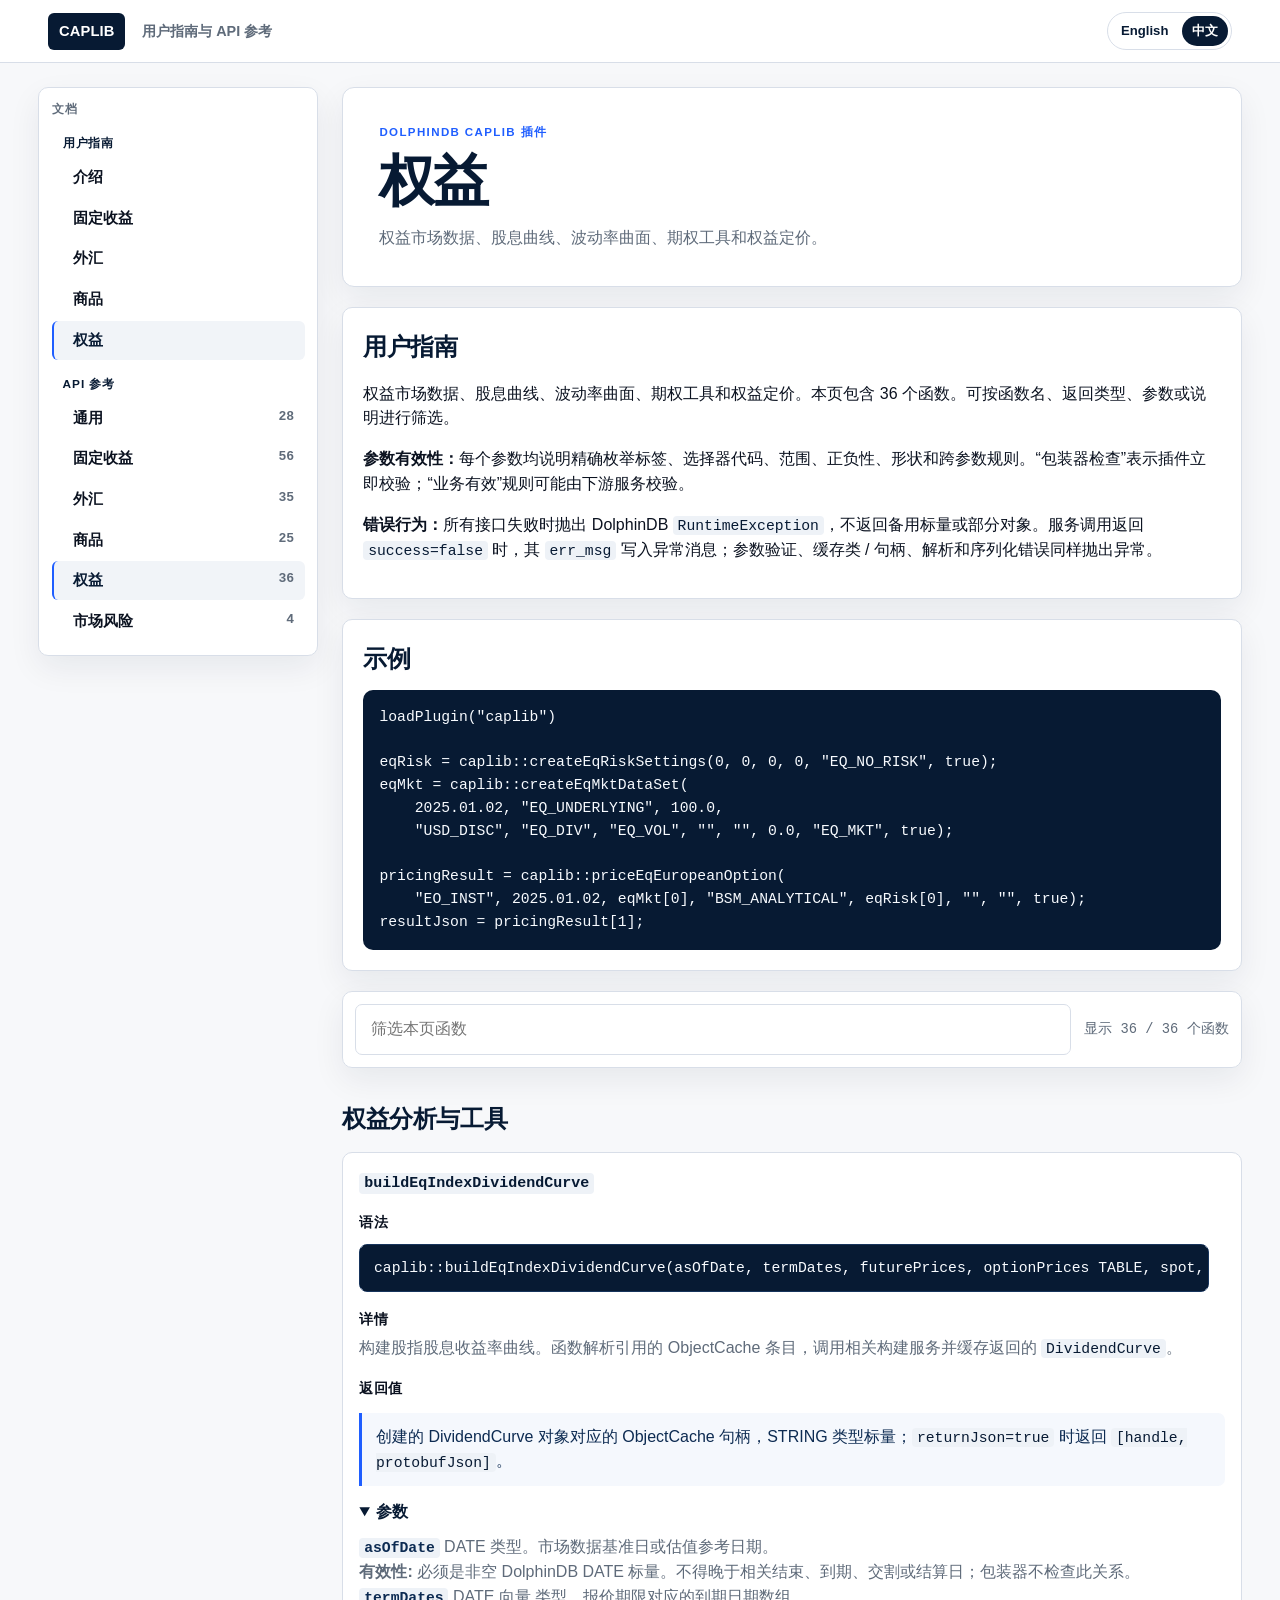
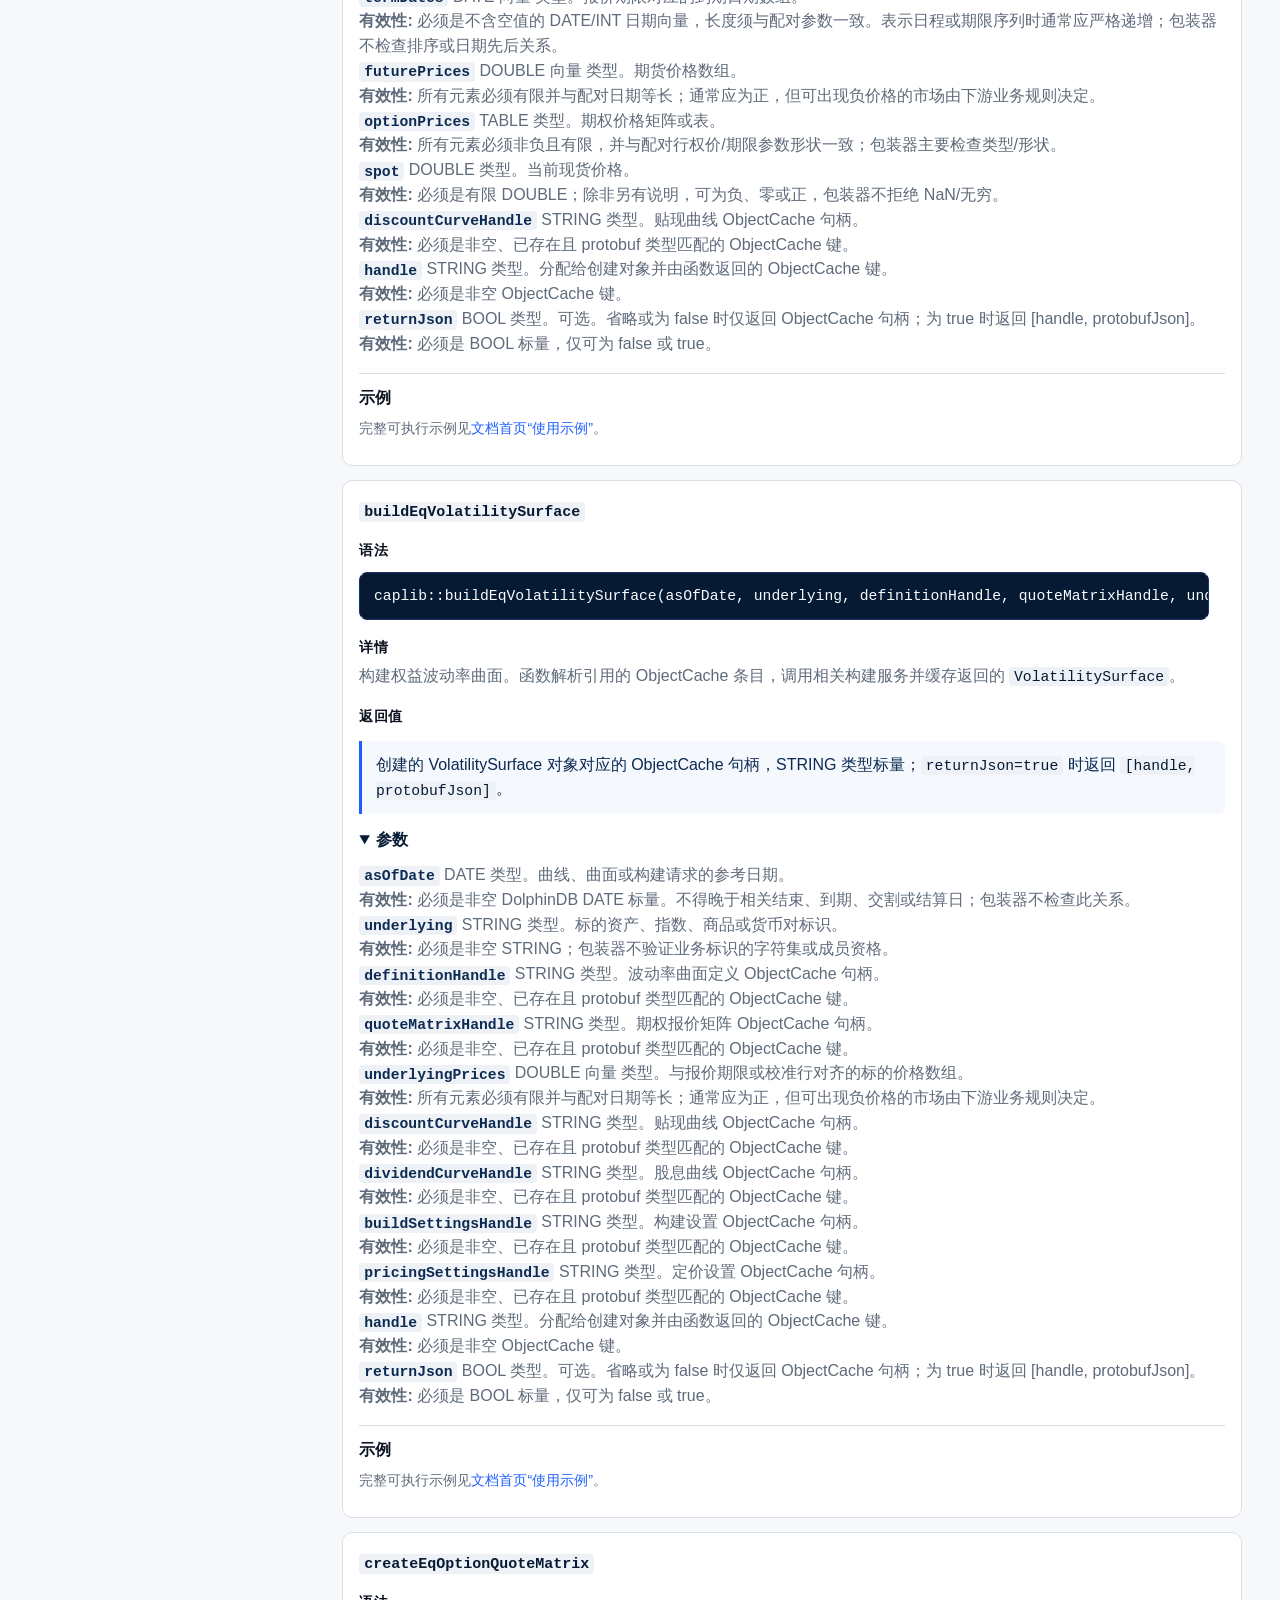
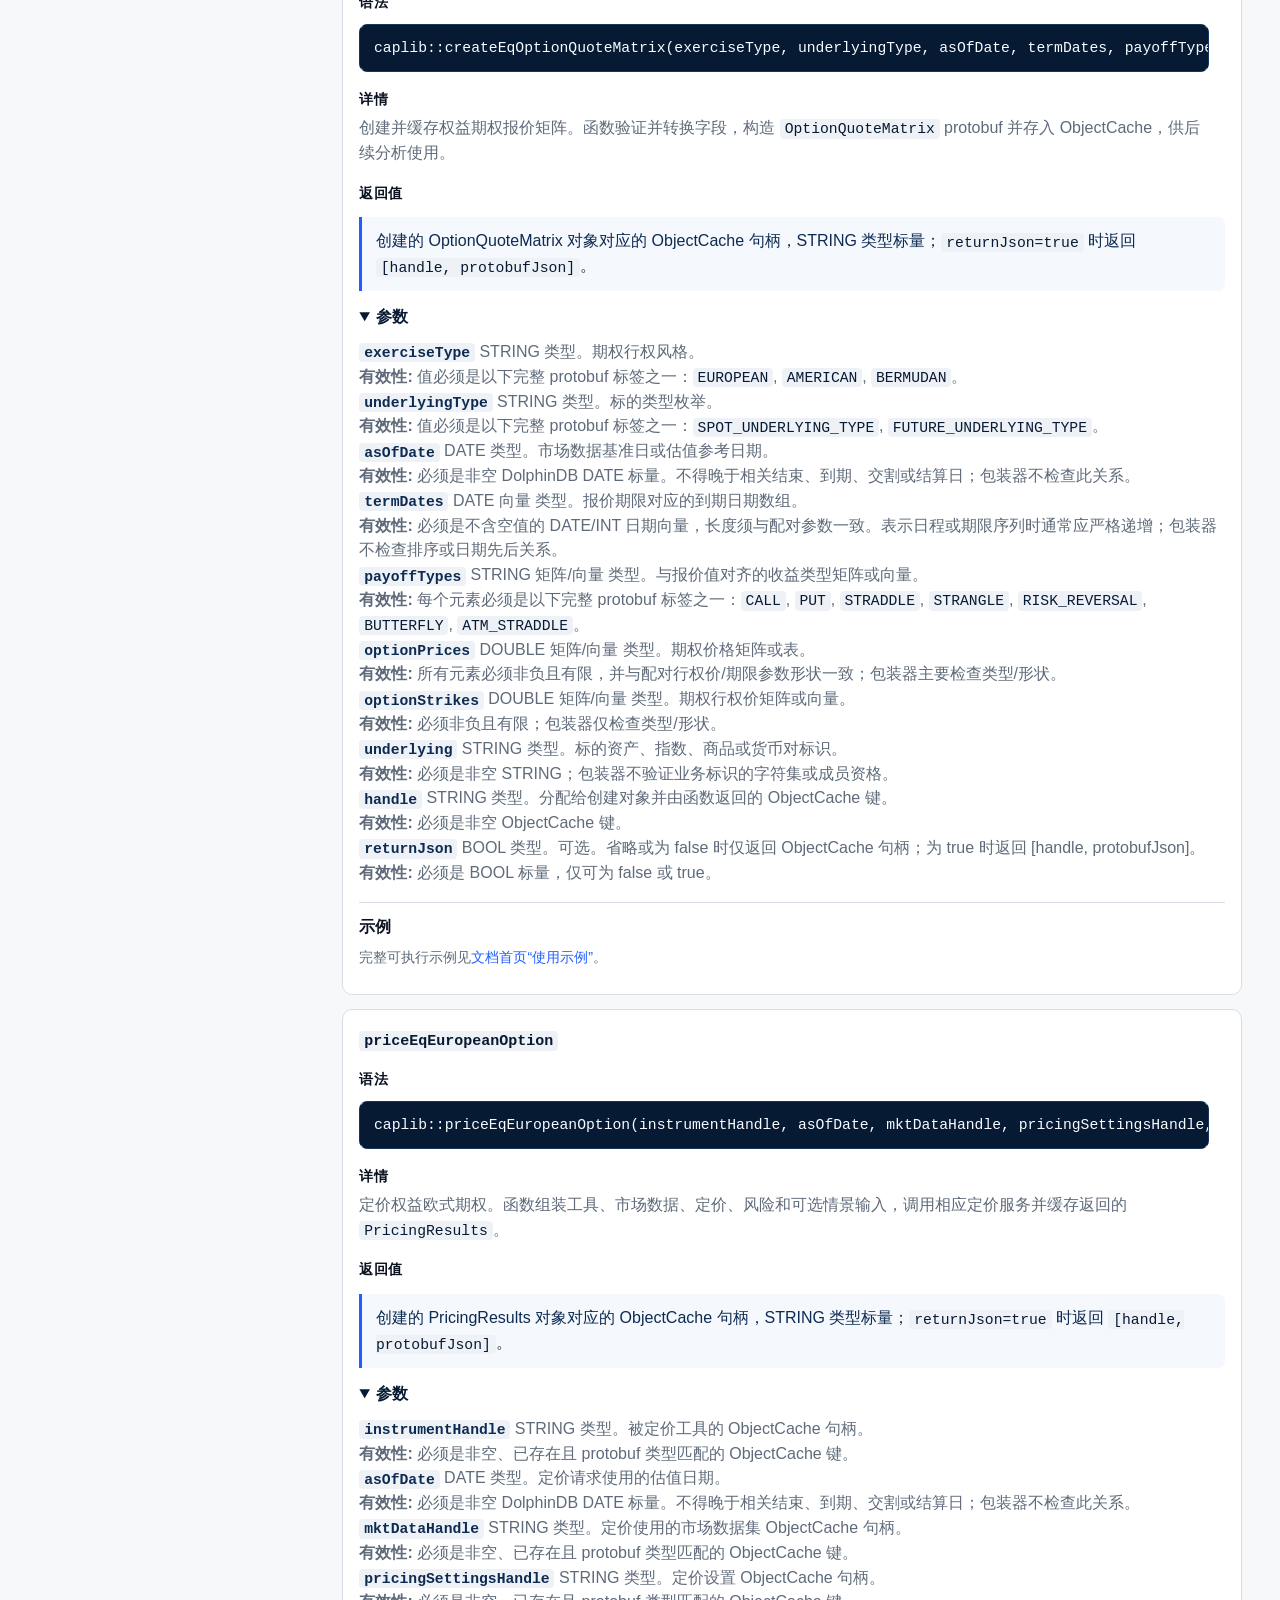
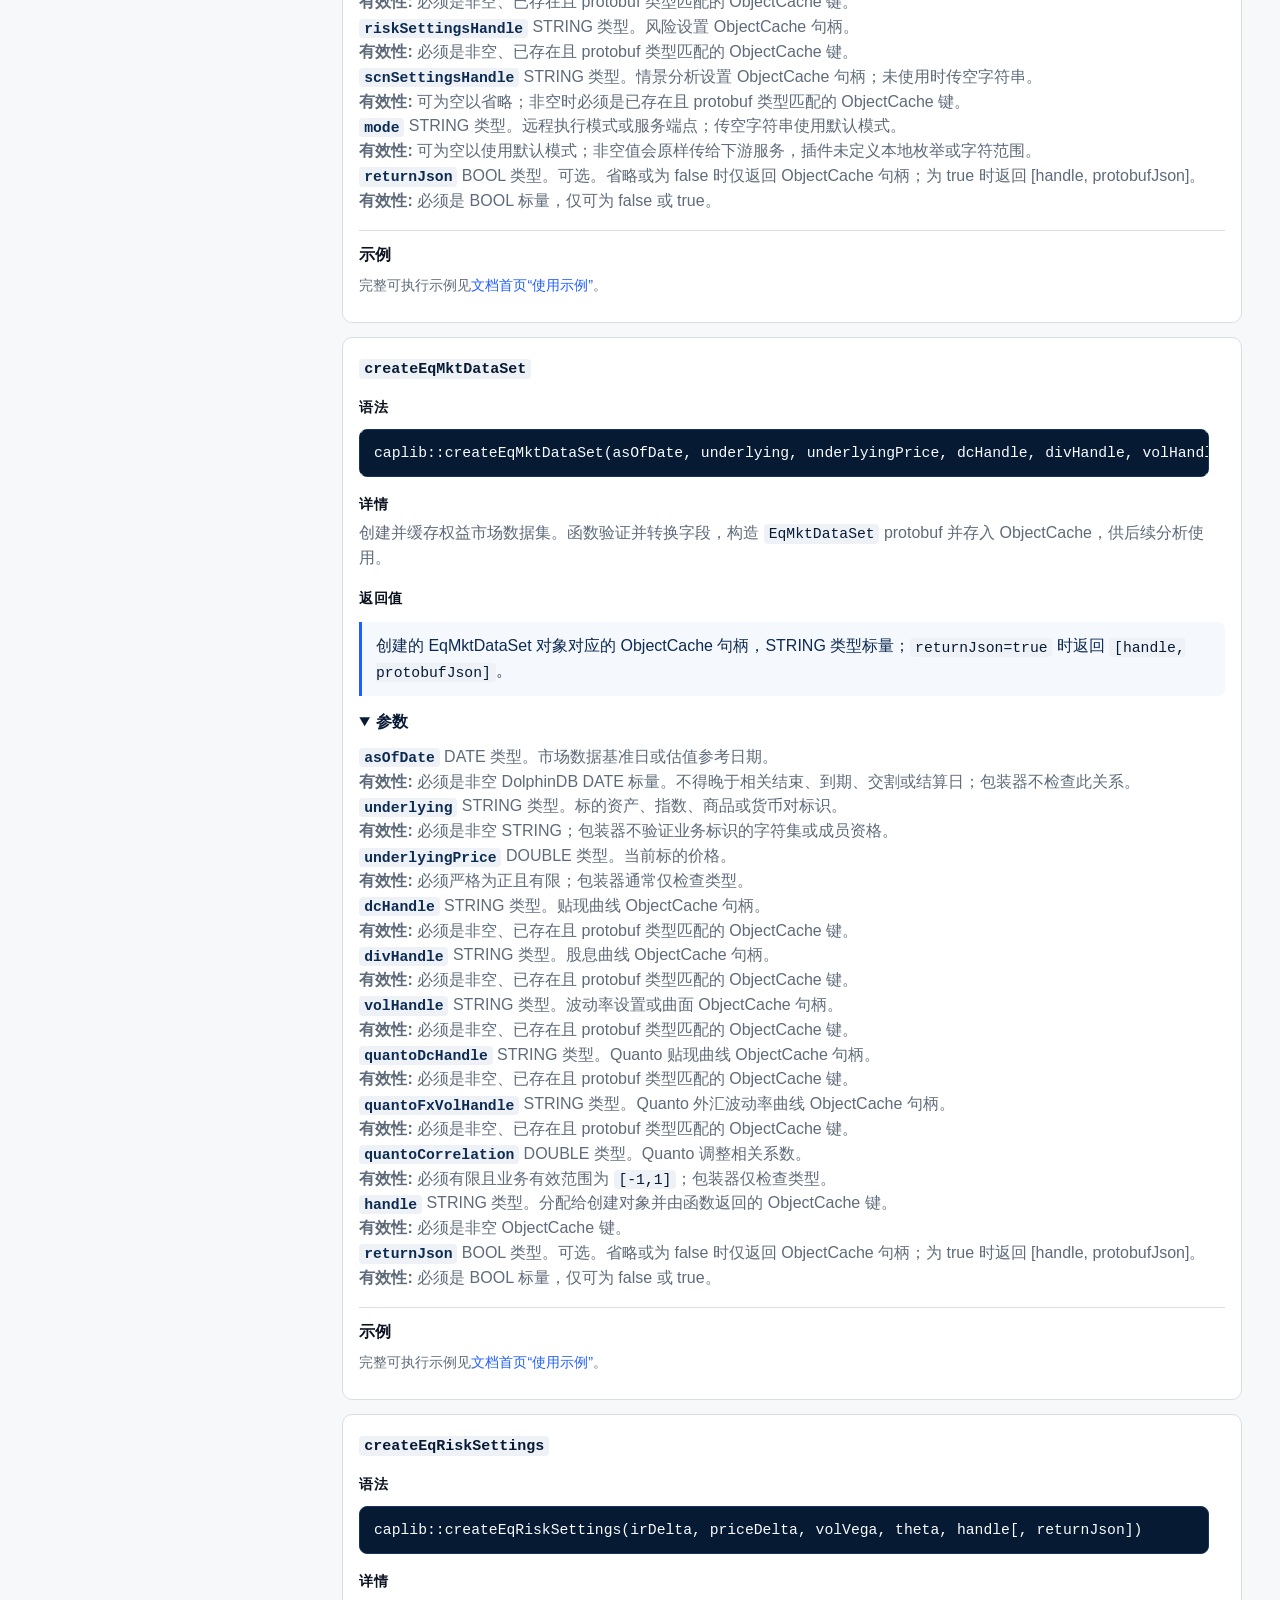
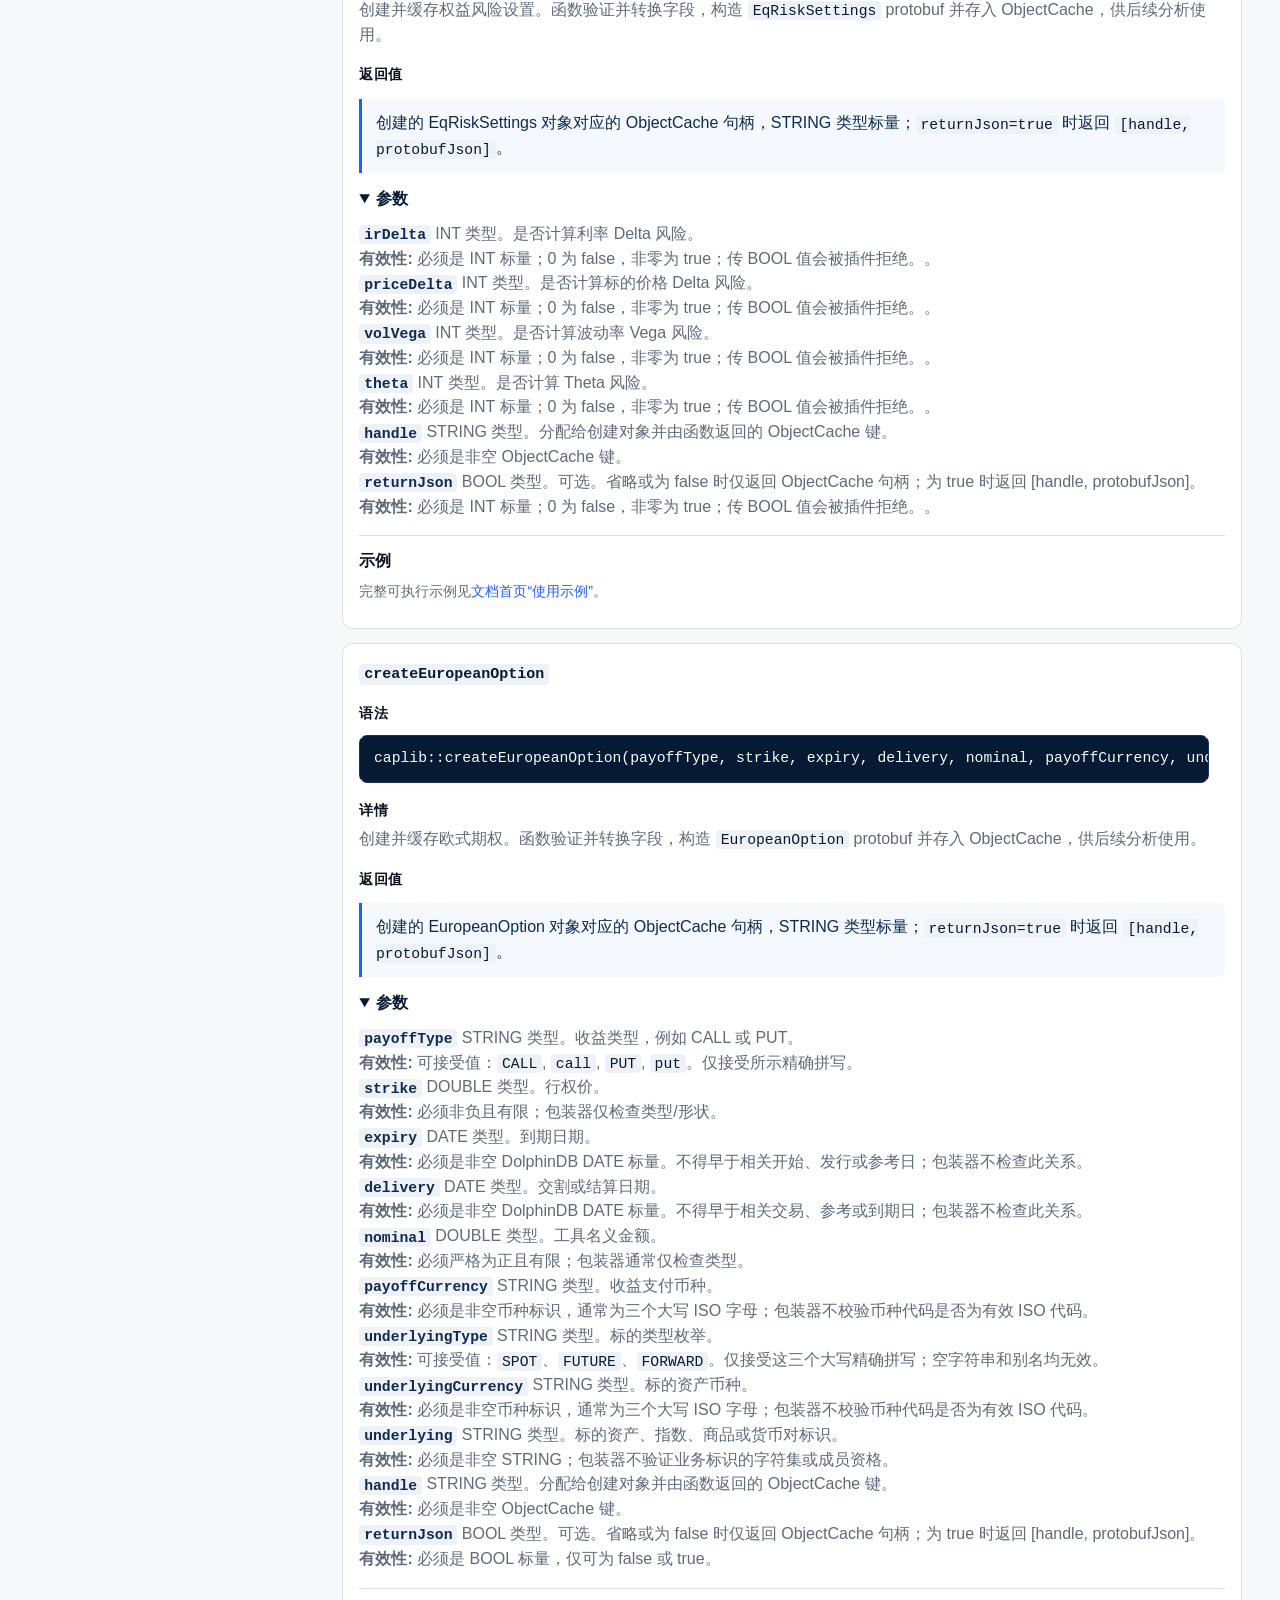
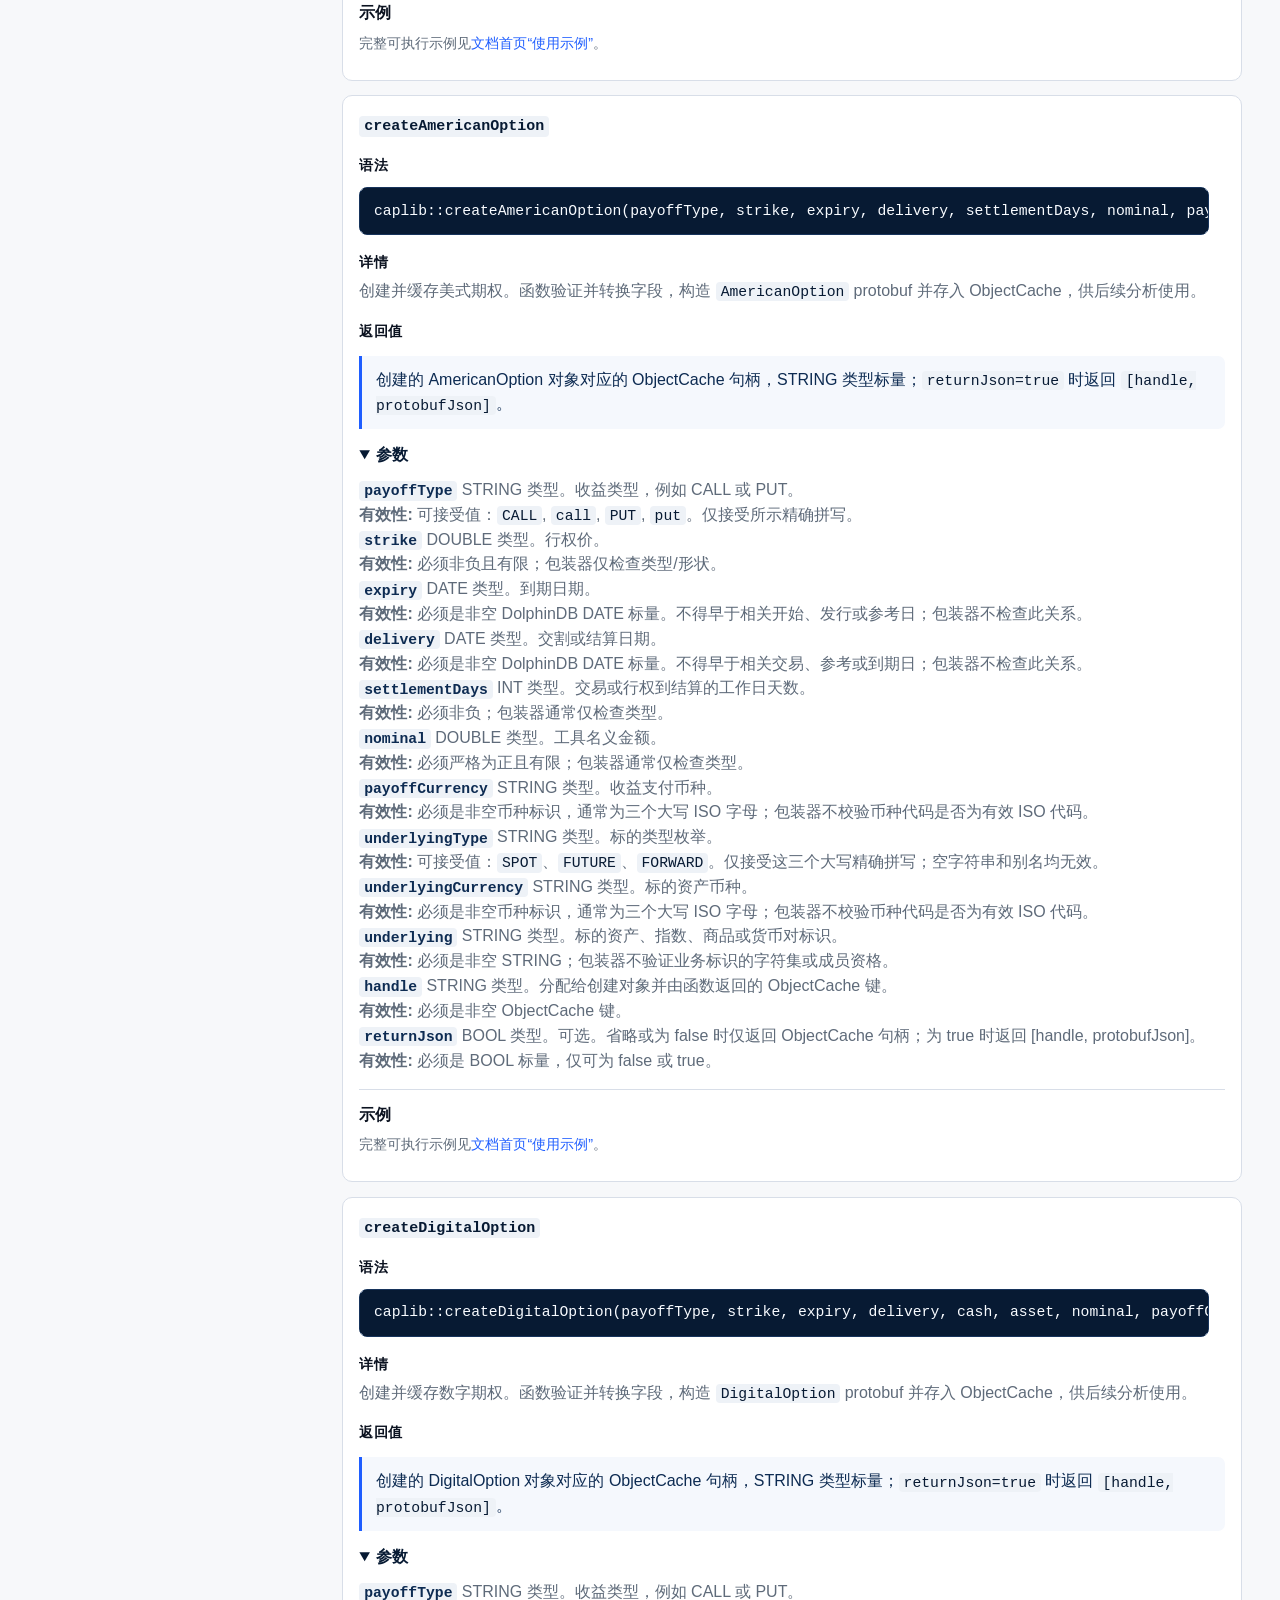
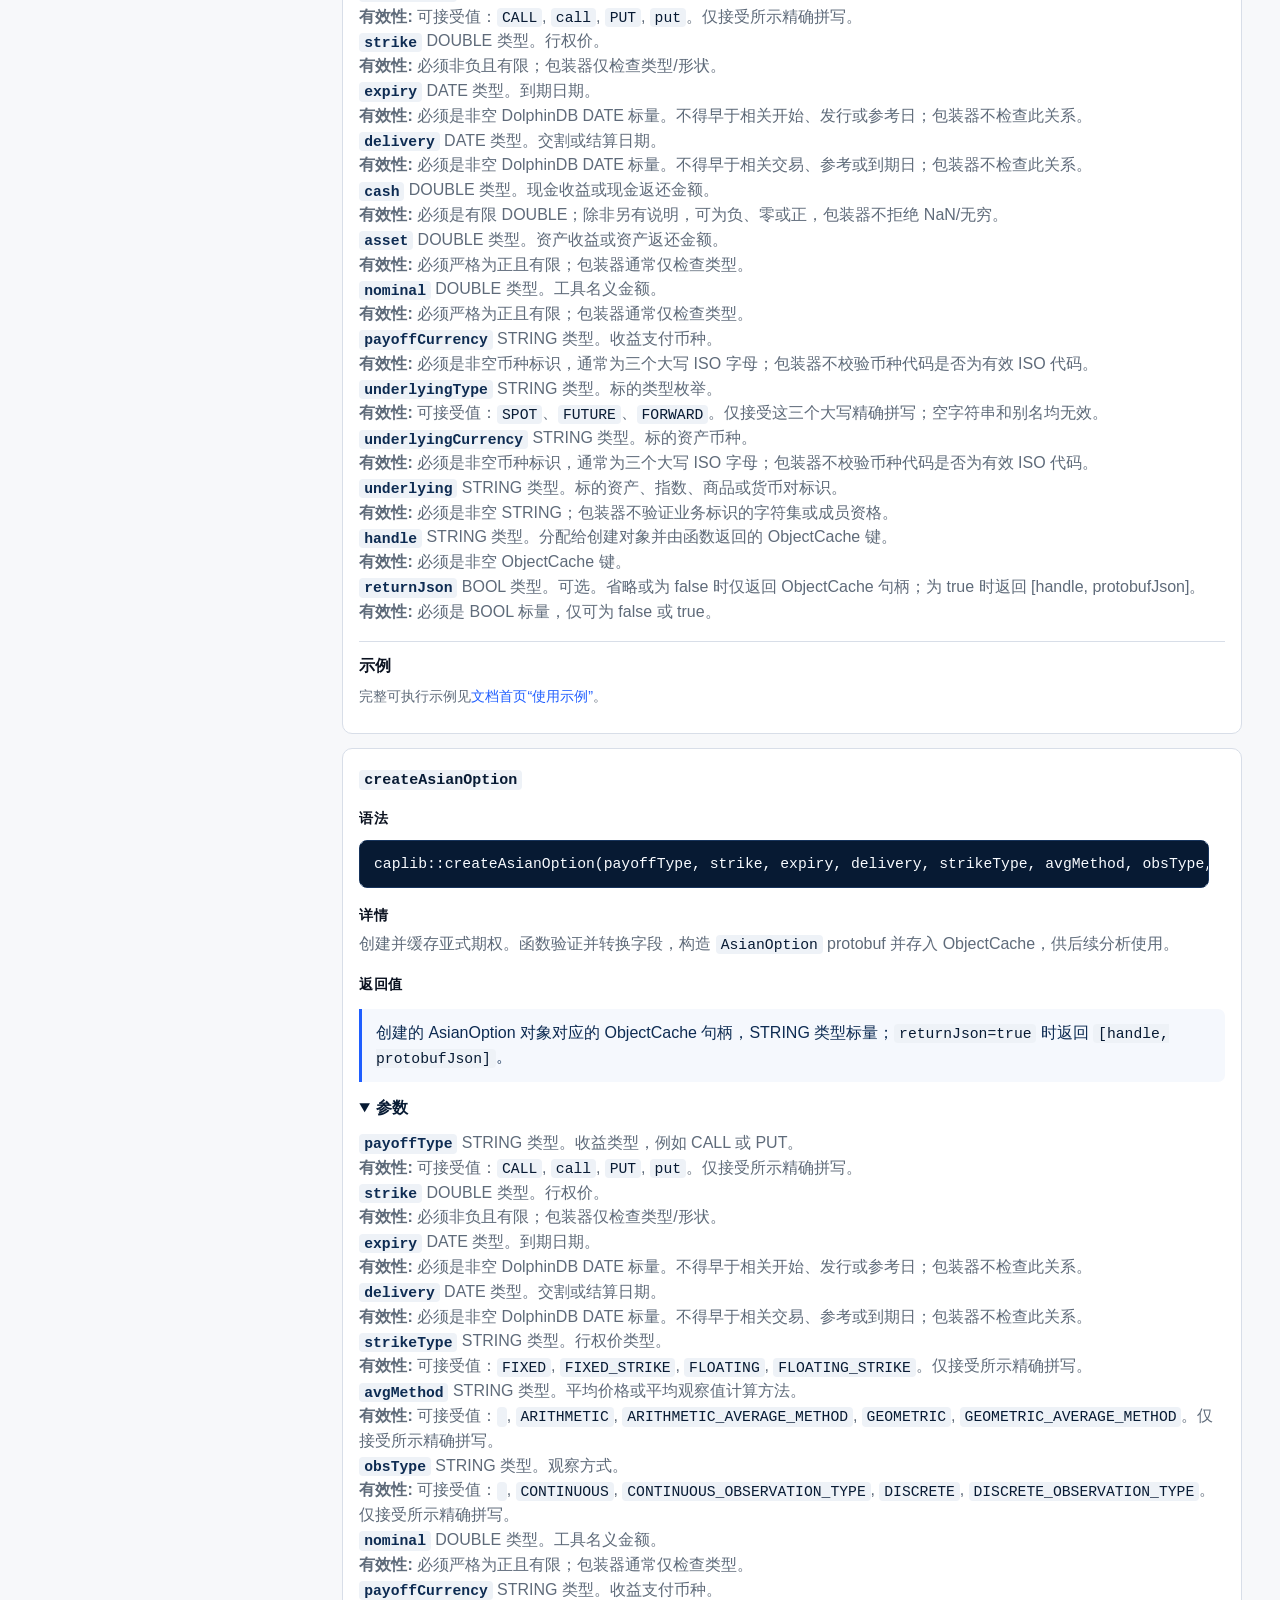
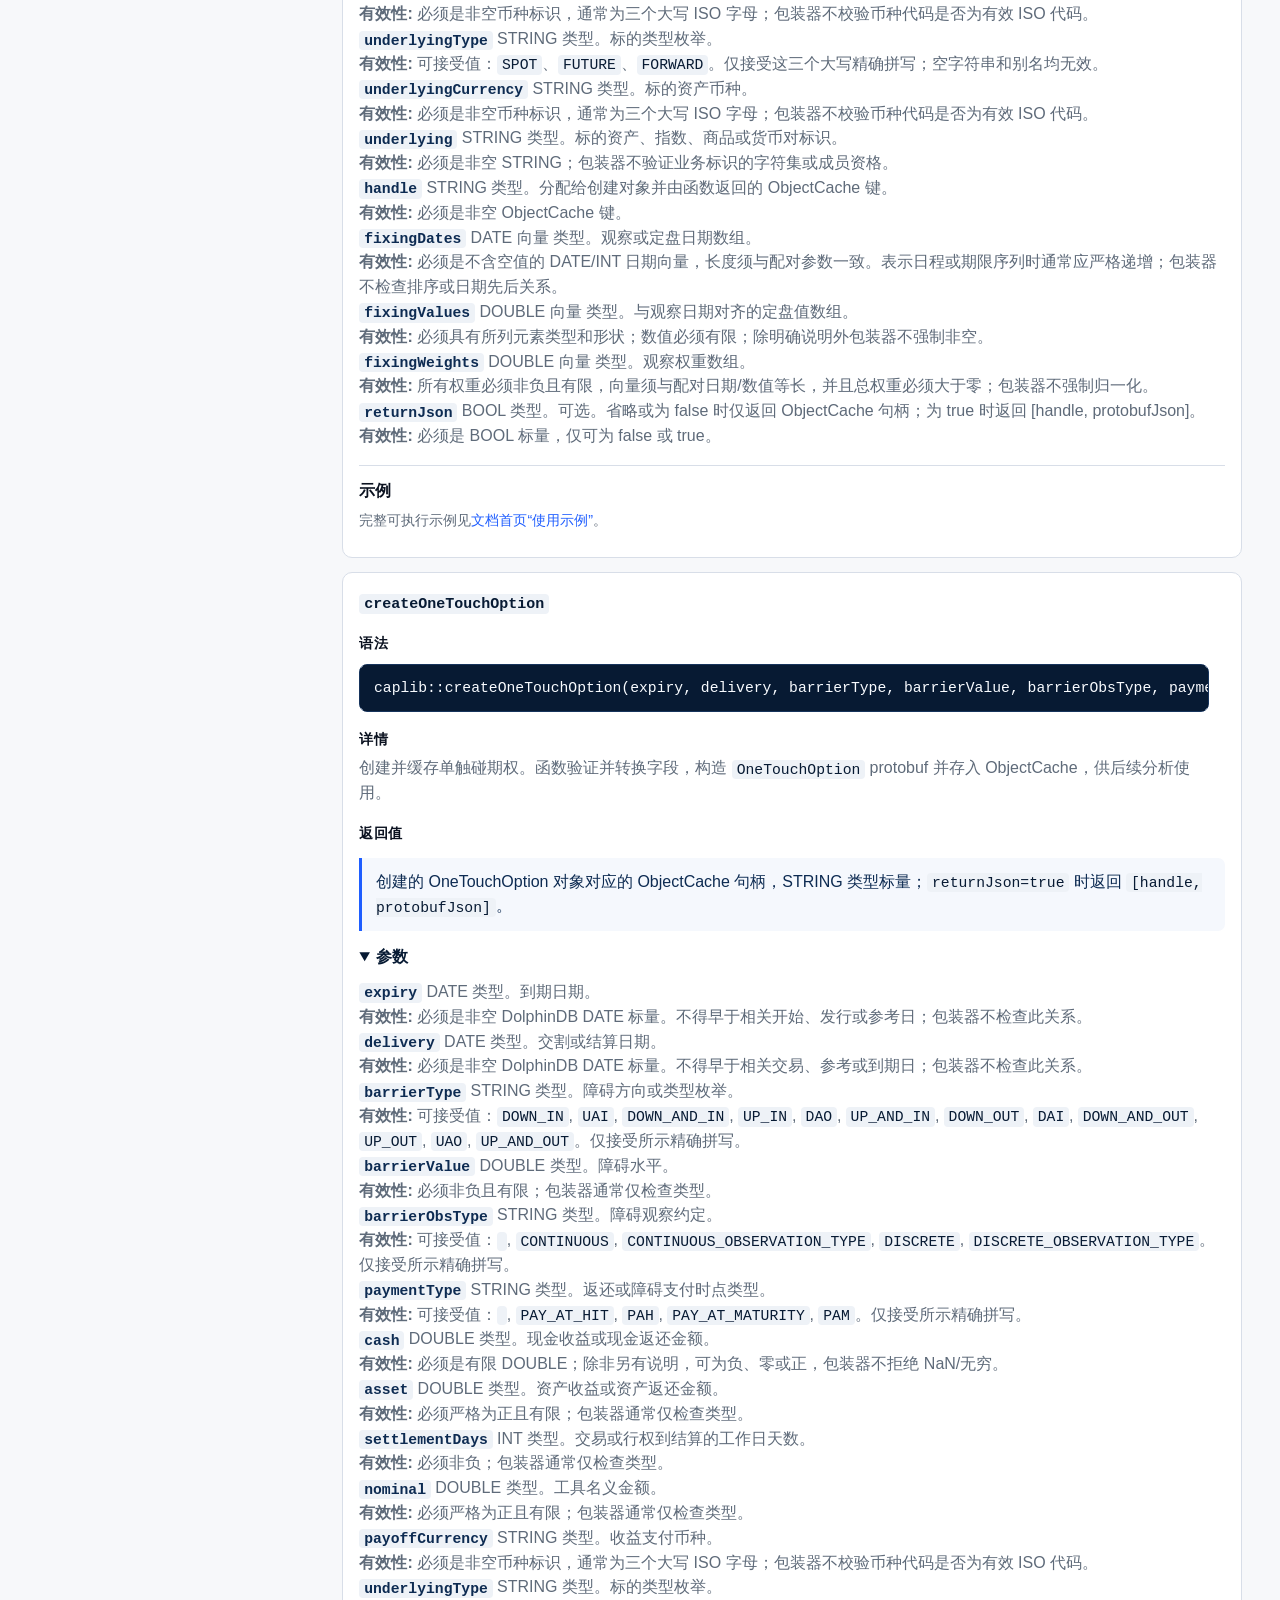
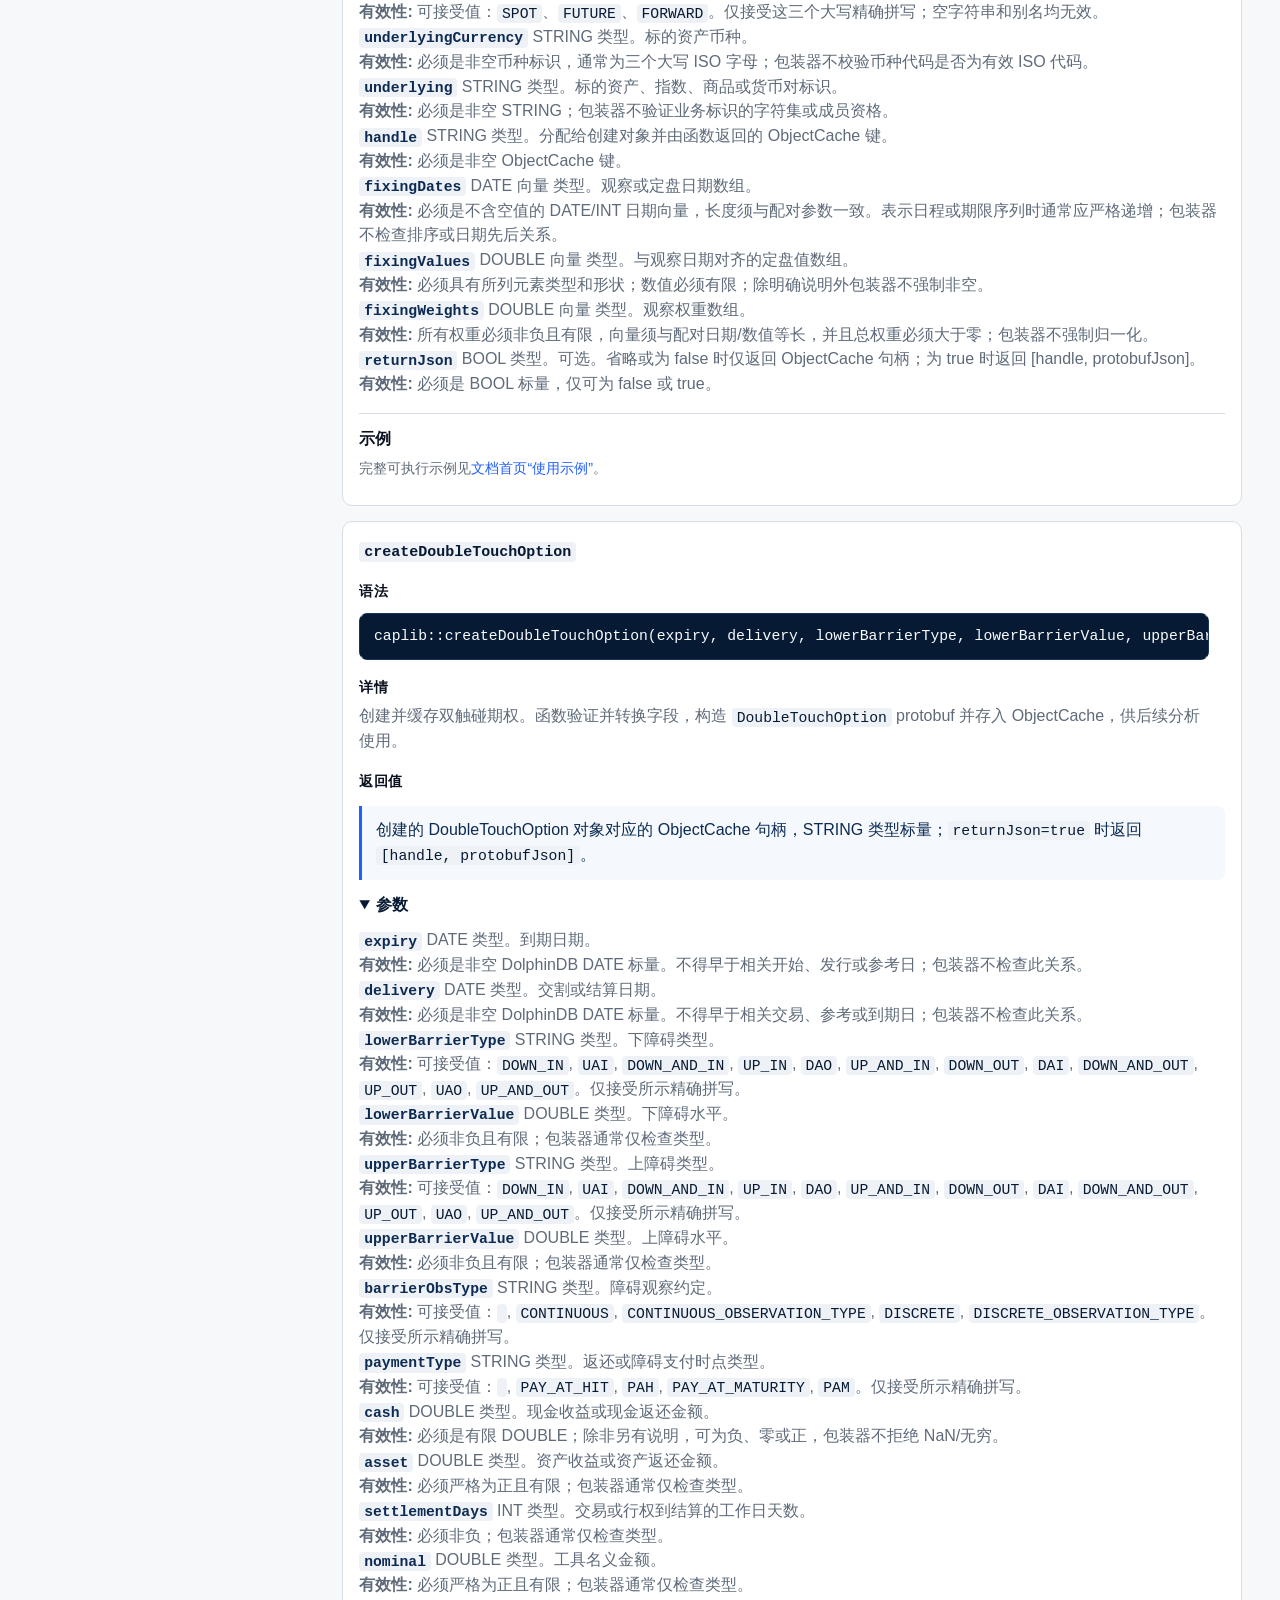
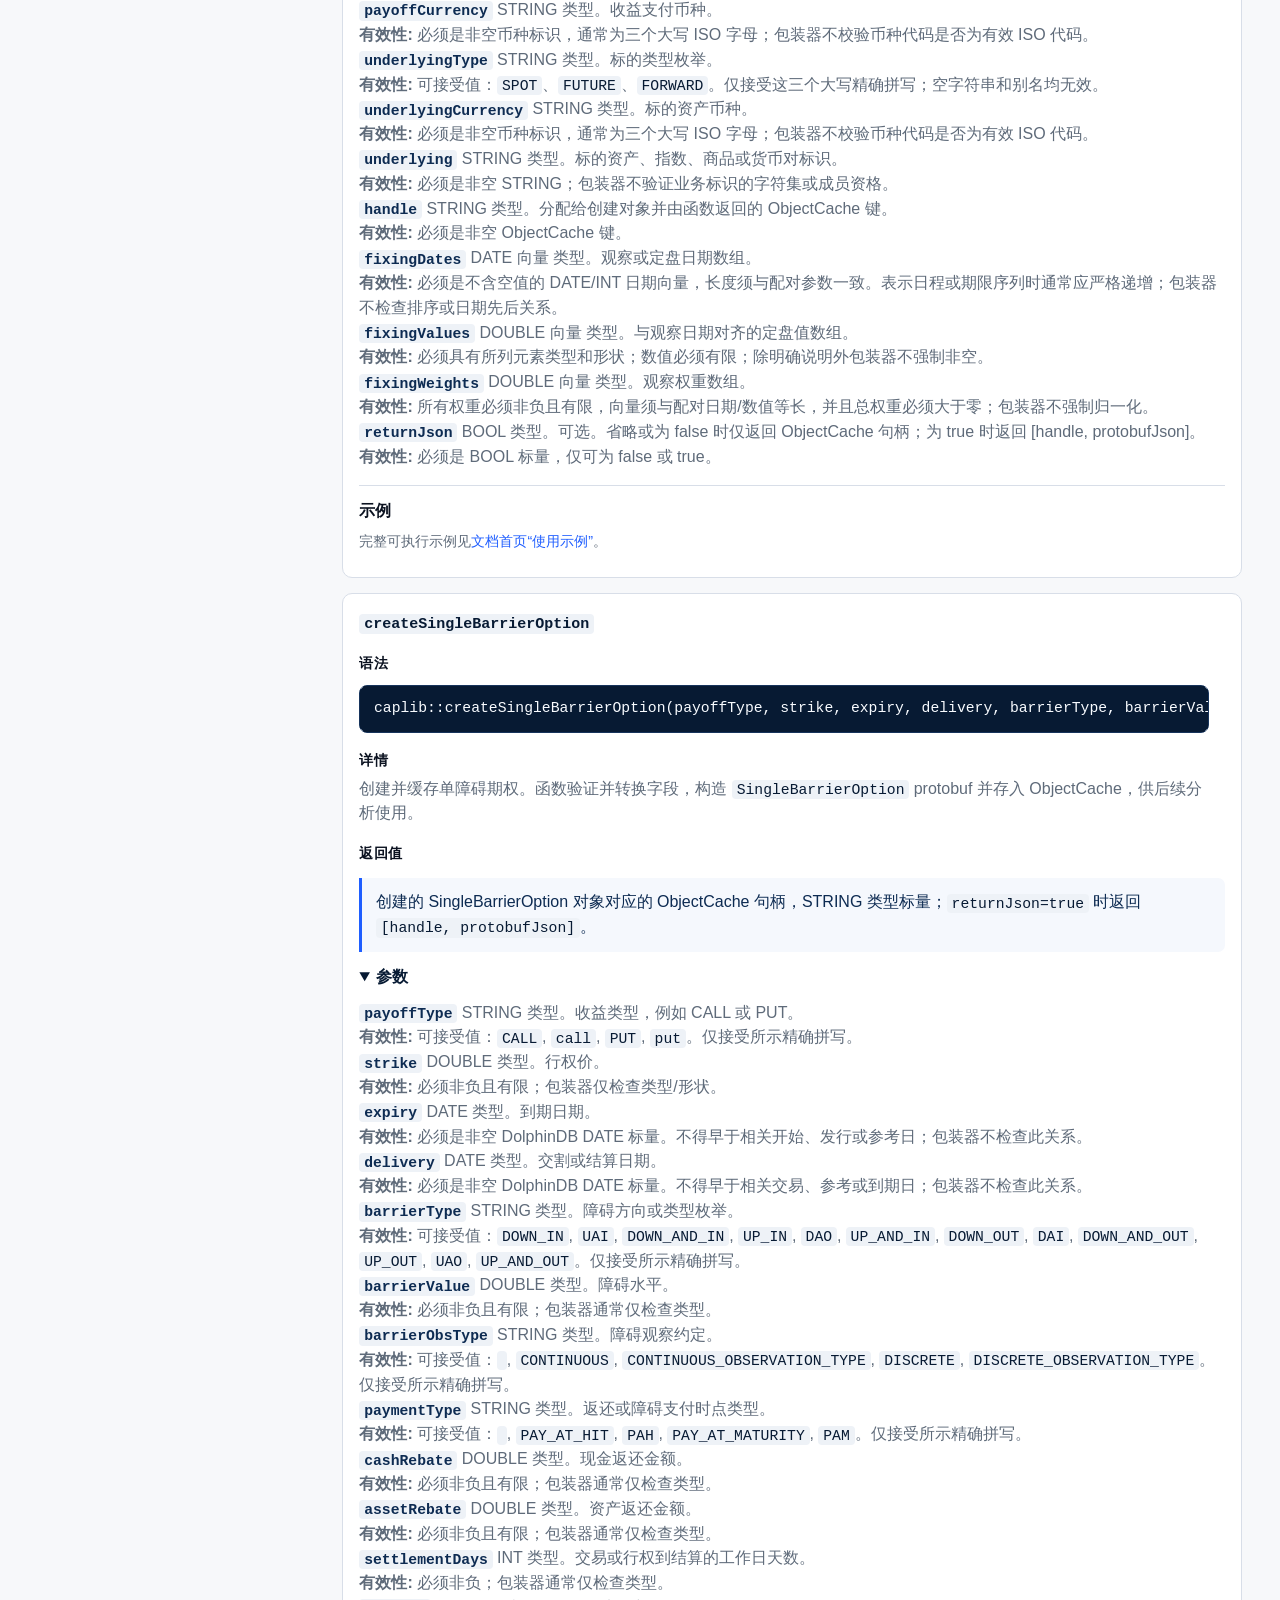
<file: docs/html/zh/equity.html>
<!doctype html>
<html lang="zh-CN">
<head>
  <meta charset="utf-8">
  <meta name="viewport" content="width=device-width, initial-scale=1">
  <title>权益 | CAPLIB</title>
  <link rel="stylesheet" href="../styles.css">
  <link rel="alternate" hreflang="en" href="../equity.html">
</head>
<body>
  <nav class="top-nav"><a class="brand" href="index.html">CAPLIB</a><span class="top-label">用户指南与 API 参考</span><span class="lang-switch"><a href="../equity.html">English</a><span class="lang-active">中文</span></span></nav>
  <div class="shell">
    <aside class="side-nav"><div class="side-title">文档</div><div class="nav-group"><div class="nav-heading">用户指南</div><a class="nav-child" href="index.html#user-guide">介绍</a><a class="nav-child" href="fixed-income.html#user-guide">固定收益</a><a class="nav-child" href="currency.html#user-guide">外汇</a><a class="nav-child" href="commodity.html#user-guide">商品</a><a class="nav-child active" href="equity.html#user-guide">权益</a></div><div class="nav-group"><div class="nav-heading">API 参考</div><a class="nav-child" href="shared.html#api-reference">通用 <span>28</span></a><a class="nav-child" href="fixed-income.html#api-reference">固定收益 <span>56</span></a><a class="nav-child" href="currency.html#api-reference">外汇 <span>35</span></a><a class="nav-child" href="commodity.html#api-reference">商品 <span>25</span></a><a class="nav-child active" href="equity.html#api-reference">权益 <span>36</span></a><a class="nav-child" href="../market-risk.html#api-reference">市场风险 <span>4</span></a></div></aside>
    <main class="content">
      <header class="page-header">
        <p class="kicker">DolphinDB caplib 插件</p>
        <h1>权益</h1>
        <p class="lede">权益市场数据、股息曲线、波动率曲面、期权工具和权益定价。</p>
      </header>
      <section id="user-guide" class="panel"><h2>用户指南</h2><p>权益市场数据、股息曲线、波动率曲面、期权工具和权益定价。本页包含 36 个函数。可按函数名、返回类型、参数或说明进行筛选。</p><p class="validity-guide"><strong>参数有效性：</strong>每个参数均说明精确枚举标签、选择器代码、范围、正负性、形状和跨参数规则。“包装器检查”表示插件立即校验；“业务有效”规则可能由下游服务校验。</p><p class="validity-guide"><strong>错误行为：</strong>所有接口失败时抛出 DolphinDB <code>RuntimeException</code>，不返回备用标量或部分对象。服务调用返回 <code>success=false</code> 时，其 <code>err_msg</code> 写入异常消息；参数验证、缓存类 / 句柄、解析和序列化错误同样抛出异常。</p></section><section class="panel example"><h2>示例</h2><pre><code>loadPlugin(&quot;caplib&quot;)

eqRisk = caplib::createEqRiskSettings(0, 0, 0, 0, &quot;EQ_NO_RISK&quot;, true);
eqMkt = caplib::createEqMktDataSet(
    2025.01.02, &quot;EQ_UNDERLYING&quot;, 100.0,
    &quot;USD_DISC&quot;, &quot;EQ_DIV&quot;, &quot;EQ_VOL&quot;, &quot;&quot;, &quot;&quot;, 0.0, &quot;EQ_MKT&quot;, true);

pricingResult = caplib::priceEqEuropeanOption(
    &quot;EO_INST&quot;, 2025.01.02, eqMkt[0], &quot;BSM_ANALYTICAL&quot;, eqRisk[0], &quot;&quot;, &quot;&quot;, true);
resultJson = pricingResult[1];</code></pre></section><div id="api-reference" class="filter-box"><input id="filter" type="search" placeholder="筛选本页函数"><span id="count"></span></div>
<section class="api-group"><h2>权益分析与工具</h2>

<article class="api-card" data-search="buildeqindexdividendcurve build and cache an equity index dividend curve from futures or option quotes. asofdate date, termdates date[], futureprices double[], optionprices table, spot double, discountcurvehandle string, handle string handle_or_json returnjson bool">
  <div class="api-card-head">
    <div>
      <a id="buildeqindexdividendcurve"></a>
      <h3><code>buildEqIndexDividendCurve</code></h3>
      <h4 class="api-subheading">语法</h4>
      <p class="full-signature"><code>caplib::buildEqIndexDividendCurve(asOfDate, termDates, futurePrices, optionPrices TABLE, spot, discountCurveHandle, handle[, returnJson])</code></p>
      <h4 class="api-subheading">详情</h4>
      <p class="api-description">构建股指股息收益率曲线。函数解析引用的 ObjectCache 条目，调用相关构建服务并缓存返回的 <code>DividendCurve</code>。</p>
    </div>

  </div>
  <h4 class="api-subheading">返回值</h4>
  <p class="return-description">创建的 DividendCurve 对象对应的 ObjectCache 句柄，STRING 类型标量；<code>returnJson=true</code> 时返回 <code>[handle, protobufJson]</code>。</p>
  <details open>
    <summary>参数</summary>
    <div class="param-list"><p class="param-item"><code>asOfDate</code> DATE 类型。市场数据基准日或估值参考日期。<br><span class="validity-note"><strong>有效性:</strong> 必须是非空 DolphinDB DATE 标量。不得晚于相关结束、到期、交割或结算日；包装器不检查此关系。</span></p>
<p class="param-item"><code>termDates</code> DATE 向量 类型。报价期限对应的到期日期数组。<br><span class="validity-note"><strong>有效性:</strong> 必须是不含空值的 DATE/INT 日期向量，长度须与配对参数一致。表示日程或期限序列时通常应严格递增；包装器不检查排序或日期先后关系。</span></p>
<p class="param-item"><code>futurePrices</code> DOUBLE 向量 类型。期货价格数组。<br><span class="validity-note"><strong>有效性:</strong> 所有元素必须有限并与配对日期等长；通常应为正，但可出现负价格的市场由下游业务规则决定。</span></p>
<p class="param-item"><code>optionPrices</code> TABLE 类型。期权价格矩阵或表。<br><span class="validity-note"><strong>有效性:</strong> 所有元素必须非负且有限，并与配对行权价/期限参数形状一致；包装器主要检查类型/形状。</span></p>
<p class="param-item"><code>spot</code> DOUBLE 类型。当前现货价格。<br><span class="validity-note"><strong>有效性:</strong> 必须是有限 DOUBLE；除非另有说明，可为负、零或正，包装器不拒绝 NaN/无穷。</span></p>
<p class="param-item"><code>discountCurveHandle</code> STRING 类型。贴现曲线 ObjectCache 句柄。<br><span class="validity-note"><strong>有效性:</strong> 必须是非空、已存在且 protobuf 类型匹配的 ObjectCache 键。</span></p>
<p class="param-item"><code>handle</code> STRING 类型。分配给创建对象并由函数返回的 ObjectCache 键。<br><span class="validity-note"><strong>有效性:</strong> 必须是非空 ObjectCache 键。</span></p>
<p class="param-item"><code>returnJson</code> BOOL 类型。可选。省略或为 false 时仅返回 ObjectCache 句柄；为 true 时返回 [handle, protobufJson]。<br><span class="validity-note"><strong>有效性:</strong> 必须是 BOOL 标量，仅可为 false 或 true。</span></p></div>
  </details>
<div class="api-example"><h4>示例</h4><p>完整可执行示例见<a href="index.html#example">文档首页“使用示例”</a>。</p></div>
</article>

<article class="api-card" data-search="buildeqvolatilitysurface build and cache an equity volatility surface from definition, quote matrix, rates, dividend curve, and build settings. referencedate date, underlying string, definitionhandle string, quotematrixhandle string, underlyingprices double[], discountcurvehandle string, dividendcurvehandle string, buildsettingshandle string, pricingsettingshandle string, handle string handle_or_json returnjson bool">
  <div class="api-card-head">
    <div>
      <a id="buildeqvolatilitysurface"></a>
      <h3><code>buildEqVolatilitySurface</code></h3>
      <h4 class="api-subheading">语法</h4>
      <p class="full-signature"><code>caplib::buildEqVolatilitySurface(asOfDate, underlying, definitionHandle, quoteMatrixHandle, underlyingPrices, discountCurveHandle, dividendCurveHandle, buildSettingsHandle, pricingSettingsHandle, handle[, returnJson])</code></p>
      <h4 class="api-subheading">详情</h4>
      <p class="api-description">构建权益波动率曲面。函数解析引用的 ObjectCache 条目，调用相关构建服务并缓存返回的 <code>VolatilitySurface</code>。</p>
    </div>

  </div>
  <h4 class="api-subheading">返回值</h4>
  <p class="return-description">创建的 VolatilitySurface 对象对应的 ObjectCache 句柄，STRING 类型标量；<code>returnJson=true</code> 时返回 <code>[handle, protobufJson]</code>。</p>
  <details open>
    <summary>参数</summary>
    <div class="param-list"><p class="param-item"><code>asOfDate</code> DATE 类型。曲线、曲面或构建请求的参考日期。<br><span class="validity-note"><strong>有效性:</strong> 必须是非空 DolphinDB DATE 标量。不得晚于相关结束、到期、交割或结算日；包装器不检查此关系。</span></p>
<p class="param-item"><code>underlying</code> STRING 类型。标的资产、指数、商品或货币对标识。<br><span class="validity-note"><strong>有效性:</strong> 必须是非空 STRING；包装器不验证业务标识的字符集或成员资格。</span></p>
<p class="param-item"><code>definitionHandle</code> STRING 类型。波动率曲面定义 ObjectCache 句柄。<br><span class="validity-note"><strong>有效性:</strong> 必须是非空、已存在且 protobuf 类型匹配的 ObjectCache 键。</span></p>
<p class="param-item"><code>quoteMatrixHandle</code> STRING 类型。期权报价矩阵 ObjectCache 句柄。<br><span class="validity-note"><strong>有效性:</strong> 必须是非空、已存在且 protobuf 类型匹配的 ObjectCache 键。</span></p>
<p class="param-item"><code>underlyingPrices</code> DOUBLE 向量 类型。与报价期限或校准行对齐的标的价格数组。<br><span class="validity-note"><strong>有效性:</strong> 所有元素必须有限并与配对日期等长；通常应为正，但可出现负价格的市场由下游业务规则决定。</span></p>
<p class="param-item"><code>discountCurveHandle</code> STRING 类型。贴现曲线 ObjectCache 句柄。<br><span class="validity-note"><strong>有效性:</strong> 必须是非空、已存在且 protobuf 类型匹配的 ObjectCache 键。</span></p>
<p class="param-item"><code>dividendCurveHandle</code> STRING 类型。股息曲线 ObjectCache 句柄。<br><span class="validity-note"><strong>有效性:</strong> 必须是非空、已存在且 protobuf 类型匹配的 ObjectCache 键。</span></p>
<p class="param-item"><code>buildSettingsHandle</code> STRING 类型。构建设置 ObjectCache 句柄。<br><span class="validity-note"><strong>有效性:</strong> 必须是非空、已存在且 protobuf 类型匹配的 ObjectCache 键。</span></p>
<p class="param-item"><code>pricingSettingsHandle</code> STRING 类型。定价设置 ObjectCache 句柄。<br><span class="validity-note"><strong>有效性:</strong> 必须是非空、已存在且 protobuf 类型匹配的 ObjectCache 键。</span></p>
<p class="param-item"><code>handle</code> STRING 类型。分配给创建对象并由函数返回的 ObjectCache 键。<br><span class="validity-note"><strong>有效性:</strong> 必须是非空 ObjectCache 键。</span></p>
<p class="param-item"><code>returnJson</code> BOOL 类型。可选。省略或为 false 时仅返回 ObjectCache 句柄；为 true 时返回 [handle, protobufJson]。<br><span class="validity-note"><strong>有效性:</strong> 必须是 BOOL 标量，仅可为 false 或 true。</span></p></div>
  </details>
<div class="api-example"><h4>示例</h4><p>完整可执行示例见<a href="index.html#example">文档首页“使用示例”</a>。</p></div>
</article>

<article class="api-card" data-search="createeqoptionquotematrix create and cache an equity option quote matrix using absolute term and absolute strike quotes. exercisetype string, underlyingtype string, asofdate date, termdates date[], payofftypes string matrix/vector, optionprices double matrix/vector, optionstrikes double matrix/vector, underlying string, handle string handle_or_json returnjson bool">
  <div class="api-card-head">
    <div>
      <a id="createeqoptionquotematrix"></a>
      <h3><code>createEqOptionQuoteMatrix</code></h3>
      <h4 class="api-subheading">语法</h4>
      <p class="full-signature"><code>caplib::createEqOptionQuoteMatrix(exerciseType, underlyingType, asOfDate, termDates, payoffTypes, optionPrices, optionStrikes, underlying, handle[, returnJson])</code></p>
      <h4 class="api-subheading">详情</h4>
      <p class="api-description">创建并缓存权益期权报价矩阵。函数验证并转换字段，构造 <code>OptionQuoteMatrix</code> protobuf 并存入 ObjectCache，供后续分析使用。</p>
    </div>

  </div>
  <h4 class="api-subheading">返回值</h4>
  <p class="return-description">创建的 OptionQuoteMatrix 对象对应的 ObjectCache 句柄，STRING 类型标量；<code>returnJson=true</code> 时返回 <code>[handle, protobufJson]</code>。</p>
  <details open>
    <summary>参数</summary>
    <div class="param-list"><p class="param-item"><code>exerciseType</code> STRING 类型。期权行权风格。<br><span class="validity-note"><strong>有效性:</strong> 值必须是以下完整 protobuf 标签之一：<code>EUROPEAN</code>, <code>AMERICAN</code>, <code>BERMUDAN</code>。</span></p>
<p class="param-item"><code>underlyingType</code> STRING 类型。标的类型枚举。<br><span class="validity-note"><strong>有效性:</strong> 值必须是以下完整 protobuf 标签之一：<code>SPOT_UNDERLYING_TYPE</code>, <code>FUTURE_UNDERLYING_TYPE</code>。</span></p>
<p class="param-item"><code>asOfDate</code> DATE 类型。市场数据基准日或估值参考日期。<br><span class="validity-note"><strong>有效性:</strong> 必须是非空 DolphinDB DATE 标量。不得晚于相关结束、到期、交割或结算日；包装器不检查此关系。</span></p>
<p class="param-item"><code>termDates</code> DATE 向量 类型。报价期限对应的到期日期数组。<br><span class="validity-note"><strong>有效性:</strong> 必须是不含空值的 DATE/INT 日期向量，长度须与配对参数一致。表示日程或期限序列时通常应严格递增；包装器不检查排序或日期先后关系。</span></p>
<p class="param-item"><code>payoffTypes</code> STRING 矩阵/向量 类型。与报价值对齐的收益类型矩阵或向量。<br><span class="validity-note"><strong>有效性:</strong> 每个元素必须是以下完整 protobuf 标签之一：<code>CALL</code>, <code>PUT</code>, <code>STRADDLE</code>, <code>STRANGLE</code>, <code>RISK_REVERSAL</code>, <code>BUTTERFLY</code>, <code>ATM_STRADDLE</code>。</span></p>
<p class="param-item"><code>optionPrices</code> DOUBLE 矩阵/向量 类型。期权价格矩阵或表。<br><span class="validity-note"><strong>有效性:</strong> 所有元素必须非负且有限，并与配对行权价/期限参数形状一致；包装器主要检查类型/形状。</span></p>
<p class="param-item"><code>optionStrikes</code> DOUBLE 矩阵/向量 类型。期权行权价矩阵或向量。<br><span class="validity-note"><strong>有效性:</strong> 必须非负且有限；包装器仅检查类型/形状。</span></p>
<p class="param-item"><code>underlying</code> STRING 类型。标的资产、指数、商品或货币对标识。<br><span class="validity-note"><strong>有效性:</strong> 必须是非空 STRING；包装器不验证业务标识的字符集或成员资格。</span></p>
<p class="param-item"><code>handle</code> STRING 类型。分配给创建对象并由函数返回的 ObjectCache 键。<br><span class="validity-note"><strong>有效性:</strong> 必须是非空 ObjectCache 键。</span></p>
<p class="param-item"><code>returnJson</code> BOOL 类型。可选。省略或为 false 时仅返回 ObjectCache 句柄；为 true 时返回 [handle, protobufJson]。<br><span class="validity-note"><strong>有效性:</strong> 必须是 BOOL 标量，仅可为 false 或 true。</span></p></div>
  </details>
<div class="api-example"><h4>示例</h4><p>完整可执行示例见<a href="index.html#example">文档首页“使用示例”</a>。</p></div>
</article>

<article class="api-card" data-search="priceeqeuropeanoption price an equity european option using the standard eq pricing wrapper. eqpricing7(europeanoption) pricing_result returnjson bool">
  <div class="api-card-head">
    <div>
      <a id="priceeqeuropeanoption"></a>
      <h3><code>priceEqEuropeanOption</code></h3>
      <h4 class="api-subheading">语法</h4>
      <p class="full-signature"><code>caplib::priceEqEuropeanOption(instrumentHandle, asOfDate, mktDataHandle, pricingSettingsHandle, riskSettingsHandle, scnSettingsHandle, mode[, returnJson])</code></p>
      <h4 class="api-subheading">详情</h4>
      <p class="api-description">定价权益欧式期权。函数组装工具、市场数据、定价、风险和可选情景输入，调用相应定价服务并缓存返回的 <code>PricingResults</code>。</p>
    </div>

  </div>
  <h4 class="api-subheading">返回值</h4>
  <p class="return-description">创建的 PricingResults 对象对应的 ObjectCache 句柄，STRING 类型标量；<code>returnJson=true</code> 时返回 <code>[handle, protobufJson]</code>。</p>
  <details open>
    <summary>参数</summary>
    <div class="param-list"><p class="param-item"><code>instrumentHandle</code> STRING 类型。被定价工具的 ObjectCache 句柄。<br><span class="validity-note"><strong>有效性:</strong> 必须是非空、已存在且 protobuf 类型匹配的 ObjectCache 键。</span></p>
<p class="param-item"><code>asOfDate</code> DATE 类型。定价请求使用的估值日期。<br><span class="validity-note"><strong>有效性:</strong> 必须是非空 DolphinDB DATE 标量。不得晚于相关结束、到期、交割或结算日；包装器不检查此关系。</span></p>
<p class="param-item"><code>mktDataHandle</code> STRING 类型。定价使用的市场数据集 ObjectCache 句柄。<br><span class="validity-note"><strong>有效性:</strong> 必须是非空、已存在且 protobuf 类型匹配的 ObjectCache 键。</span></p>
<p class="param-item"><code>pricingSettingsHandle</code> STRING 类型。定价设置 ObjectCache 句柄。<br><span class="validity-note"><strong>有效性:</strong> 必须是非空、已存在且 protobuf 类型匹配的 ObjectCache 键。</span></p>
<p class="param-item"><code>riskSettingsHandle</code> STRING 类型。风险设置 ObjectCache 句柄。<br><span class="validity-note"><strong>有效性:</strong> 必须是非空、已存在且 protobuf 类型匹配的 ObjectCache 键。</span></p>
<p class="param-item"><code>scnSettingsHandle</code> STRING 类型。情景分析设置 ObjectCache 句柄；未使用时传空字符串。<br><span class="validity-note"><strong>有效性:</strong> 可为空以省略；非空时必须是已存在且 protobuf 类型匹配的 ObjectCache 键。</span></p>
<p class="param-item"><code>mode</code> STRING 类型。远程执行模式或服务端点；传空字符串使用默认模式。<br><span class="validity-note"><strong>有效性:</strong> 可为空以使用默认模式；非空值会原样传给下游服务，插件未定义本地枚举或字符范围。</span></p>
<p class="param-item"><code>returnJson</code> BOOL 类型。可选。省略或为 false 时仅返回 ObjectCache 句柄；为 true 时返回 [handle, protobufJson]。<br><span class="validity-note"><strong>有效性:</strong> 必须是 BOOL 标量，仅可为 false 或 true。</span></p></div>
  </details>
<div class="api-example"><h4>示例</h4><p>完整可执行示例见<a href="index.html#example">文档首页“使用示例”</a>。</p></div>
</article>

<article class="api-card" data-search="createeqmktdataset create and cache an equity market-data set. asofdate date, underlying string, underlyingprice double, dchandle string, divhandle string, volhandle string, quantodchandle string, quantofxvolhandle string, quantocorrelation double, handle string handle_or_json returnjson bool">
  <div class="api-card-head">
    <div>
      <a id="createeqmktdataset"></a>
      <h3><code>createEqMktDataSet</code></h3>
      <h4 class="api-subheading">语法</h4>
      <p class="full-signature"><code>caplib::createEqMktDataSet(asOfDate, underlying, underlyingPrice, dcHandle, divHandle, volHandle, quantoDcHandle, quantoFxVolHandle, quantoCorrelation, handle[, returnJson])</code></p>
      <h4 class="api-subheading">详情</h4>
      <p class="api-description">创建并缓存权益市场数据集。函数验证并转换字段，构造 <code>EqMktDataSet</code> protobuf 并存入 ObjectCache，供后续分析使用。</p>
    </div>

  </div>
  <h4 class="api-subheading">返回值</h4>
  <p class="return-description">创建的 EqMktDataSet 对象对应的 ObjectCache 句柄，STRING 类型标量；<code>returnJson=true</code> 时返回 <code>[handle, protobufJson]</code>。</p>
  <details open>
    <summary>参数</summary>
    <div class="param-list"><p class="param-item"><code>asOfDate</code> DATE 类型。市场数据基准日或估值参考日期。<br><span class="validity-note"><strong>有效性:</strong> 必须是非空 DolphinDB DATE 标量。不得晚于相关结束、到期、交割或结算日；包装器不检查此关系。</span></p>
<p class="param-item"><code>underlying</code> STRING 类型。标的资产、指数、商品或货币对标识。<br><span class="validity-note"><strong>有效性:</strong> 必须是非空 STRING；包装器不验证业务标识的字符集或成员资格。</span></p>
<p class="param-item"><code>underlyingPrice</code> DOUBLE 类型。当前标的价格。<br><span class="validity-note"><strong>有效性:</strong> 必须严格为正且有限；包装器通常仅检查类型。</span></p>
<p class="param-item"><code>dcHandle</code> STRING 类型。贴现曲线 ObjectCache 句柄。<br><span class="validity-note"><strong>有效性:</strong> 必须是非空、已存在且 protobuf 类型匹配的 ObjectCache 键。</span></p>
<p class="param-item"><code>divHandle</code> STRING 类型。股息曲线 ObjectCache 句柄。<br><span class="validity-note"><strong>有效性:</strong> 必须是非空、已存在且 protobuf 类型匹配的 ObjectCache 键。</span></p>
<p class="param-item"><code>volHandle</code> STRING 类型。波动率设置或曲面 ObjectCache 句柄。<br><span class="validity-note"><strong>有效性:</strong> 必须是非空、已存在且 protobuf 类型匹配的 ObjectCache 键。</span></p>
<p class="param-item"><code>quantoDcHandle</code> STRING 类型。Quanto 贴现曲线 ObjectCache 句柄。<br><span class="validity-note"><strong>有效性:</strong> 必须是非空、已存在且 protobuf 类型匹配的 ObjectCache 键。</span></p>
<p class="param-item"><code>quantoFxVolHandle</code> STRING 类型。Quanto 外汇波动率曲线 ObjectCache 句柄。<br><span class="validity-note"><strong>有效性:</strong> 必须是非空、已存在且 protobuf 类型匹配的 ObjectCache 键。</span></p>
<p class="param-item"><code>quantoCorrelation</code> DOUBLE 类型。Quanto 调整相关系数。<br><span class="validity-note"><strong>有效性:</strong> 必须有限且业务有效范围为 <code>[-1,1]</code>；包装器仅检查类型。</span></p>
<p class="param-item"><code>handle</code> STRING 类型。分配给创建对象并由函数返回的 ObjectCache 键。<br><span class="validity-note"><strong>有效性:</strong> 必须是非空 ObjectCache 键。</span></p>
<p class="param-item"><code>returnJson</code> BOOL 类型。可选。省略或为 false 时仅返回 ObjectCache 句柄；为 true 时返回 [handle, protobufJson]。<br><span class="validity-note"><strong>有效性:</strong> 必须是 BOOL 标量，仅可为 false 或 true。</span></p></div>
  </details>
<div class="api-example"><h4>示例</h4><p>完整可执行示例见<a href="index.html#example">文档首页“使用示例”</a>。</p></div>
</article>

<article class="api-card" data-search="createeqrisksettings create and cache equity 风险设置。irdelta bool, pricedelta bool, volvega bool, theta bool, handle string handle_or_json returnjson bool">
  <div class="api-card-head">
    <div>
      <a id="createeqrisksettings"></a>
      <h3><code>createEqRiskSettings</code></h3>
      <h4 class="api-subheading">语法</h4>
      <p class="full-signature"><code>caplib::createEqRiskSettings(irDelta, priceDelta, volVega, theta, handle[, returnJson])</code></p>
      <h4 class="api-subheading">详情</h4>
      <p class="api-description">创建并缓存权益风险设置。函数验证并转换字段，构造 <code>EqRiskSettings</code> protobuf 并存入 ObjectCache，供后续分析使用。</p>
    </div>

  </div>
  <h4 class="api-subheading">返回值</h4>
  <p class="return-description">创建的 EqRiskSettings 对象对应的 ObjectCache 句柄，STRING 类型标量；<code>returnJson=true</code> 时返回 <code>[handle, protobufJson]</code>。</p>
  <details open>
    <summary>参数</summary>
    <div class="param-list"><p class="param-item"><code>irDelta</code> INT 类型。是否计算利率 Delta 风险。<br><span class="validity-note"><strong>有效性:</strong> 必须是 INT 标量；0 为 false，非零为 true；传 BOOL 值会被插件拒绝。。</span></p>
<p class="param-item"><code>priceDelta</code> INT 类型。是否计算标的价格 Delta 风险。<br><span class="validity-note"><strong>有效性:</strong> 必须是 INT 标量；0 为 false，非零为 true；传 BOOL 值会被插件拒绝。。</span></p>
<p class="param-item"><code>volVega</code> INT 类型。是否计算波动率 Vega 风险。<br><span class="validity-note"><strong>有效性:</strong> 必须是 INT 标量；0 为 false，非零为 true；传 BOOL 值会被插件拒绝。。</span></p>
<p class="param-item"><code>theta</code> INT 类型。是否计算 Theta 风险。<br><span class="validity-note"><strong>有效性:</strong> 必须是 INT 标量；0 为 false，非零为 true；传 BOOL 值会被插件拒绝。。</span></p>
<p class="param-item"><code>handle</code> STRING 类型。分配给创建对象并由函数返回的 ObjectCache 键。<br><span class="validity-note"><strong>有效性:</strong> 必须是非空 ObjectCache 键。</span></p>
<p class="param-item"><code>returnJson</code> BOOL 类型。可选。省略或为 false 时仅返回 ObjectCache 句柄；为 true 时返回 [handle, protobufJson]。<br><span class="validity-note"><strong>有效性:</strong> 必须是 INT 标量；0 为 false，非零为 true；传 BOOL 值会被插件拒绝。。</span></p></div>
  </details>
<div class="api-example"><h4>示例</h4><p>完整可执行示例见<a href="index.html#example">文档首页“使用示例”</a>。</p></div>
</article>

<article class="api-card" data-search="createeuropeanoption create and cache a european option instrument. payofftype string, strike double, expiry date, delivery date, nominal double, payoffcurrency string, underlyingtype string, underlyingcurrency string, underlying string, handle string handle_or_json returnjson bool">
  <div class="api-card-head">
    <div>
      <a id="createeuropeanoption"></a>
      <h3><code>createEuropeanOption</code></h3>
      <h4 class="api-subheading">语法</h4>
      <p class="full-signature"><code>caplib::createEuropeanOption(payoffType, strike, expiry, delivery, nominal, payoffCurrency, underlyingType, underlyingCurrency, underlying, handle[, returnJson])</code></p>
      <h4 class="api-subheading">详情</h4>
      <p class="api-description">创建并缓存欧式期权。函数验证并转换字段，构造 <code>EuropeanOption</code> protobuf 并存入 ObjectCache，供后续分析使用。</p>
    </div>

  </div>
  <h4 class="api-subheading">返回值</h4>
  <p class="return-description">创建的 EuropeanOption 对象对应的 ObjectCache 句柄，STRING 类型标量；<code>returnJson=true</code> 时返回 <code>[handle, protobufJson]</code>。</p>
  <details open>
    <summary>参数</summary>
    <div class="param-list"><p class="param-item"><code>payoffType</code> STRING 类型。收益类型，例如 CALL 或 PUT。<br><span class="validity-note"><strong>有效性:</strong> 可接受值：<code>CALL</code>, <code>call</code>, <code>PUT</code>, <code>put</code>。仅接受所示精确拼写。</span></p>
<p class="param-item"><code>strike</code> DOUBLE 类型。行权价。<br><span class="validity-note"><strong>有效性:</strong> 必须非负且有限；包装器仅检查类型/形状。</span></p>
<p class="param-item"><code>expiry</code> DATE 类型。到期日期。<br><span class="validity-note"><strong>有效性:</strong> 必须是非空 DolphinDB DATE 标量。不得早于相关开始、发行或参考日；包装器不检查此关系。</span></p>
<p class="param-item"><code>delivery</code> DATE 类型。交割或结算日期。<br><span class="validity-note"><strong>有效性:</strong> 必须是非空 DolphinDB DATE 标量。不得早于相关交易、参考或到期日；包装器不检查此关系。</span></p>
<p class="param-item"><code>nominal</code> DOUBLE 类型。工具名义金额。<br><span class="validity-note"><strong>有效性:</strong> 必须严格为正且有限；包装器通常仅检查类型。</span></p>
<p class="param-item"><code>payoffCurrency</code> STRING 类型。收益支付币种。<br><span class="validity-note"><strong>有效性:</strong> 必须是非空币种标识，通常为三个大写 ISO 字母；包装器不校验币种代码是否为有效 ISO 代码。</span></p>
<p class="param-item"><code>underlyingType</code> STRING 类型。标的类型枚举。<br><span class="validity-note"><strong>有效性:</strong> 可接受值：<code>SPOT</code>、<code>FUTURE</code>、<code>FORWARD</code>。仅接受这三个大写精确拼写；空字符串和别名均无效。</span></p>
<p class="param-item"><code>underlyingCurrency</code> STRING 类型。标的资产币种。<br><span class="validity-note"><strong>有效性:</strong> 必须是非空币种标识，通常为三个大写 ISO 字母；包装器不校验币种代码是否为有效 ISO 代码。</span></p>
<p class="param-item"><code>underlying</code> STRING 类型。标的资产、指数、商品或货币对标识。<br><span class="validity-note"><strong>有效性:</strong> 必须是非空 STRING；包装器不验证业务标识的字符集或成员资格。</span></p>
<p class="param-item"><code>handle</code> STRING 类型。分配给创建对象并由函数返回的 ObjectCache 键。<br><span class="validity-note"><strong>有效性:</strong> 必须是非空 ObjectCache 键。</span></p>
<p class="param-item"><code>returnJson</code> BOOL 类型。可选。省略或为 false 时仅返回 ObjectCache 句柄；为 true 时返回 [handle, protobufJson]。<br><span class="validity-note"><strong>有效性:</strong> 必须是 BOOL 标量，仅可为 false 或 true。</span></p></div>
  </details>
<div class="api-example"><h4>示例</h4><p>完整可执行示例见<a href="index.html#example">文档首页“使用示例”</a>。</p></div>
</article>

<article class="api-card" data-search="createamericanoption create and cache an american option instrument. payofftype string, strike double, expiry date, delivery date, settlementdays int, nominal double, payoffcurrency string, underlyingtype string, underlyingcurrency string, underlying string, handle string handle_or_json returnjson bool">
  <div class="api-card-head">
    <div>
      <a id="createamericanoption"></a>
      <h3><code>createAmericanOption</code></h3>
      <h4 class="api-subheading">语法</h4>
      <p class="full-signature"><code>caplib::createAmericanOption(payoffType, strike, expiry, delivery, settlementDays, nominal, payoffCurrency, underlyingType, underlyingCurrency, underlying, handle[, returnJson])</code></p>
      <h4 class="api-subheading">详情</h4>
      <p class="api-description">创建并缓存美式期权。函数验证并转换字段，构造 <code>AmericanOption</code> protobuf 并存入 ObjectCache，供后续分析使用。</p>
    </div>

  </div>
  <h4 class="api-subheading">返回值</h4>
  <p class="return-description">创建的 AmericanOption 对象对应的 ObjectCache 句柄，STRING 类型标量；<code>returnJson=true</code> 时返回 <code>[handle, protobufJson]</code>。</p>
  <details open>
    <summary>参数</summary>
    <div class="param-list"><p class="param-item"><code>payoffType</code> STRING 类型。收益类型，例如 CALL 或 PUT。<br><span class="validity-note"><strong>有效性:</strong> 可接受值：<code>CALL</code>, <code>call</code>, <code>PUT</code>, <code>put</code>。仅接受所示精确拼写。</span></p>
<p class="param-item"><code>strike</code> DOUBLE 类型。行权价。<br><span class="validity-note"><strong>有效性:</strong> 必须非负且有限；包装器仅检查类型/形状。</span></p>
<p class="param-item"><code>expiry</code> DATE 类型。到期日期。<br><span class="validity-note"><strong>有效性:</strong> 必须是非空 DolphinDB DATE 标量。不得早于相关开始、发行或参考日；包装器不检查此关系。</span></p>
<p class="param-item"><code>delivery</code> DATE 类型。交割或结算日期。<br><span class="validity-note"><strong>有效性:</strong> 必须是非空 DolphinDB DATE 标量。不得早于相关交易、参考或到期日；包装器不检查此关系。</span></p>
<p class="param-item"><code>settlementDays</code> INT 类型。交易或行权到结算的工作日天数。<br><span class="validity-note"><strong>有效性:</strong> 必须非负；包装器通常仅检查类型。</span></p>
<p class="param-item"><code>nominal</code> DOUBLE 类型。工具名义金额。<br><span class="validity-note"><strong>有效性:</strong> 必须严格为正且有限；包装器通常仅检查类型。</span></p>
<p class="param-item"><code>payoffCurrency</code> STRING 类型。收益支付币种。<br><span class="validity-note"><strong>有效性:</strong> 必须是非空币种标识，通常为三个大写 ISO 字母；包装器不校验币种代码是否为有效 ISO 代码。</span></p>
<p class="param-item"><code>underlyingType</code> STRING 类型。标的类型枚举。<br><span class="validity-note"><strong>有效性:</strong> 可接受值：<code>SPOT</code>、<code>FUTURE</code>、<code>FORWARD</code>。仅接受这三个大写精确拼写；空字符串和别名均无效。</span></p>
<p class="param-item"><code>underlyingCurrency</code> STRING 类型。标的资产币种。<br><span class="validity-note"><strong>有效性:</strong> 必须是非空币种标识，通常为三个大写 ISO 字母；包装器不校验币种代码是否为有效 ISO 代码。</span></p>
<p class="param-item"><code>underlying</code> STRING 类型。标的资产、指数、商品或货币对标识。<br><span class="validity-note"><strong>有效性:</strong> 必须是非空 STRING；包装器不验证业务标识的字符集或成员资格。</span></p>
<p class="param-item"><code>handle</code> STRING 类型。分配给创建对象并由函数返回的 ObjectCache 键。<br><span class="validity-note"><strong>有效性:</strong> 必须是非空 ObjectCache 键。</span></p>
<p class="param-item"><code>returnJson</code> BOOL 类型。可选。省略或为 false 时仅返回 ObjectCache 句柄；为 true 时返回 [handle, protobufJson]。<br><span class="validity-note"><strong>有效性:</strong> 必须是 BOOL 标量，仅可为 false 或 true。</span></p></div>
  </details>
<div class="api-example"><h4>示例</h4><p>完整可执行示例见<a href="index.html#example">文档首页“使用示例”</a>。</p></div>
</article>

<article class="api-card" data-search="createdigitaloption create and cache a 数字期权 instrument. payofftype string, strike double, expiry date, delivery date, cash double, asset double, nominal double, payoffcurrency string, underlyingtype string, underlyingcurrency string, underlying string, handle string handle_or_json returnjson bool">
  <div class="api-card-head">
    <div>
      <a id="createdigitaloption"></a>
      <h3><code>createDigitalOption</code></h3>
      <h4 class="api-subheading">语法</h4>
      <p class="full-signature"><code>caplib::createDigitalOption(payoffType, strike, expiry, delivery, cash, asset, nominal, payoffCurrency, underlyingType, underlyingCurrency, underlying, handle[, returnJson])</code></p>
      <h4 class="api-subheading">详情</h4>
      <p class="api-description">创建并缓存数字期权。函数验证并转换字段，构造 <code>DigitalOption</code> protobuf 并存入 ObjectCache，供后续分析使用。</p>
    </div>

  </div>
  <h4 class="api-subheading">返回值</h4>
  <p class="return-description">创建的 DigitalOption 对象对应的 ObjectCache 句柄，STRING 类型标量；<code>returnJson=true</code> 时返回 <code>[handle, protobufJson]</code>。</p>
  <details open>
    <summary>参数</summary>
    <div class="param-list"><p class="param-item"><code>payoffType</code> STRING 类型。收益类型，例如 CALL 或 PUT。<br><span class="validity-note"><strong>有效性:</strong> 可接受值：<code>CALL</code>, <code>call</code>, <code>PUT</code>, <code>put</code>。仅接受所示精确拼写。</span></p>
<p class="param-item"><code>strike</code> DOUBLE 类型。行权价。<br><span class="validity-note"><strong>有效性:</strong> 必须非负且有限；包装器仅检查类型/形状。</span></p>
<p class="param-item"><code>expiry</code> DATE 类型。到期日期。<br><span class="validity-note"><strong>有效性:</strong> 必须是非空 DolphinDB DATE 标量。不得早于相关开始、发行或参考日；包装器不检查此关系。</span></p>
<p class="param-item"><code>delivery</code> DATE 类型。交割或结算日期。<br><span class="validity-note"><strong>有效性:</strong> 必须是非空 DolphinDB DATE 标量。不得早于相关交易、参考或到期日；包装器不检查此关系。</span></p>
<p class="param-item"><code>cash</code> DOUBLE 类型。现金收益或现金返还金额。<br><span class="validity-note"><strong>有效性:</strong> 必须是有限 DOUBLE；除非另有说明，可为负、零或正，包装器不拒绝 NaN/无穷。</span></p>
<p class="param-item"><code>asset</code> DOUBLE 类型。资产收益或资产返还金额。<br><span class="validity-note"><strong>有效性:</strong> 必须严格为正且有限；包装器通常仅检查类型。</span></p>
<p class="param-item"><code>nominal</code> DOUBLE 类型。工具名义金额。<br><span class="validity-note"><strong>有效性:</strong> 必须严格为正且有限；包装器通常仅检查类型。</span></p>
<p class="param-item"><code>payoffCurrency</code> STRING 类型。收益支付币种。<br><span class="validity-note"><strong>有效性:</strong> 必须是非空币种标识，通常为三个大写 ISO 字母；包装器不校验币种代码是否为有效 ISO 代码。</span></p>
<p class="param-item"><code>underlyingType</code> STRING 类型。标的类型枚举。<br><span class="validity-note"><strong>有效性:</strong> 可接受值：<code>SPOT</code>、<code>FUTURE</code>、<code>FORWARD</code>。仅接受这三个大写精确拼写；空字符串和别名均无效。</span></p>
<p class="param-item"><code>underlyingCurrency</code> STRING 类型。标的资产币种。<br><span class="validity-note"><strong>有效性:</strong> 必须是非空币种标识，通常为三个大写 ISO 字母；包装器不校验币种代码是否为有效 ISO 代码。</span></p>
<p class="param-item"><code>underlying</code> STRING 类型。标的资产、指数、商品或货币对标识。<br><span class="validity-note"><strong>有效性:</strong> 必须是非空 STRING；包装器不验证业务标识的字符集或成员资格。</span></p>
<p class="param-item"><code>handle</code> STRING 类型。分配给创建对象并由函数返回的 ObjectCache 键。<br><span class="validity-note"><strong>有效性:</strong> 必须是非空 ObjectCache 键。</span></p>
<p class="param-item"><code>returnJson</code> BOOL 类型。可选。省略或为 false 时仅返回 ObjectCache 句柄；为 true 时返回 [handle, protobufJson]。<br><span class="validity-note"><strong>有效性:</strong> 必须是 BOOL 标量，仅可为 false 或 true。</span></p></div>
  </details>
<div class="api-example"><h4>示例</h4><p>完整可执行示例见<a href="index.html#example">文档首页“使用示例”</a>。</p></div>
</article>

<article class="api-card" data-search="createasianoption create and cache an asian option instrument. asianoptionargs13[, fixingschedule3] handle_or_json returnjson bool">
  <div class="api-card-head">
    <div>
      <a id="createasianoption"></a>
      <h3><code>createAsianOption</code></h3>
      <h4 class="api-subheading">语法</h4>
      <p class="full-signature"><code>caplib::createAsianOption(payoffType, strike, expiry, delivery, strikeType, avgMethod, obsType, nominal, payoffCurrency, underlyingType, underlyingCurrency, underlying, handle, fixingDates, fixingValues, fixingWeights[, returnJson])</code></p>
      <h4 class="api-subheading">详情</h4>
      <p class="api-description">创建并缓存亚式期权。函数验证并转换字段，构造 <code>AsianOption</code> protobuf 并存入 ObjectCache，供后续分析使用。</p>
    </div>

  </div>
  <h4 class="api-subheading">返回值</h4>
  <p class="return-description">创建的 AsianOption 对象对应的 ObjectCache 句柄，STRING 类型标量；<code>returnJson=true</code> 时返回 <code>[handle, protobufJson]</code>。</p>
  <details open>
    <summary>参数</summary>
    <div class="param-list"><p class="param-item"><code>payoffType</code> STRING 类型。收益类型，例如 CALL 或 PUT。<br><span class="validity-note"><strong>有效性:</strong> 可接受值：<code>CALL</code>, <code>call</code>, <code>PUT</code>, <code>put</code>。仅接受所示精确拼写。</span></p>
<p class="param-item"><code>strike</code> DOUBLE 类型。行权价。<br><span class="validity-note"><strong>有效性:</strong> 必须非负且有限；包装器仅检查类型/形状。</span></p>
<p class="param-item"><code>expiry</code> DATE 类型。到期日期。<br><span class="validity-note"><strong>有效性:</strong> 必须是非空 DolphinDB DATE 标量。不得早于相关开始、发行或参考日；包装器不检查此关系。</span></p>
<p class="param-item"><code>delivery</code> DATE 类型。交割或结算日期。<br><span class="validity-note"><strong>有效性:</strong> 必须是非空 DolphinDB DATE 标量。不得早于相关交易、参考或到期日；包装器不检查此关系。</span></p>
<p class="param-item"><code>strikeType</code> STRING 类型。行权价类型。<br><span class="validity-note"><strong>有效性:</strong> 可接受值：<code>FIXED</code>, <code>FIXED_STRIKE</code>, <code>FLOATING</code>, <code>FLOATING_STRIKE</code>。仅接受所示精确拼写。</span></p>
<p class="param-item"><code>avgMethod</code> STRING 类型。平均价格或平均观察值计算方法。<br><span class="validity-note"><strong>有效性:</strong> 可接受值：<code><empty></code>, <code>ARITHMETIC</code>, <code>ARITHMETIC_AVERAGE_METHOD</code>, <code>GEOMETRIC</code>, <code>GEOMETRIC_AVERAGE_METHOD</code>。仅接受所示精确拼写。</span></p>
<p class="param-item"><code>obsType</code> STRING 类型。观察方式。<br><span class="validity-note"><strong>有效性:</strong> 可接受值：<code><empty></code>, <code>CONTINUOUS</code>, <code>CONTINUOUS_OBSERVATION_TYPE</code>, <code>DISCRETE</code>, <code>DISCRETE_OBSERVATION_TYPE</code>。仅接受所示精确拼写。</span></p>
<p class="param-item"><code>nominal</code> DOUBLE 类型。工具名义金额。<br><span class="validity-note"><strong>有效性:</strong> 必须严格为正且有限；包装器通常仅检查类型。</span></p>
<p class="param-item"><code>payoffCurrency</code> STRING 类型。收益支付币种。<br><span class="validity-note"><strong>有效性:</strong> 必须是非空币种标识，通常为三个大写 ISO 字母；包装器不校验币种代码是否为有效 ISO 代码。</span></p>
<p class="param-item"><code>underlyingType</code> STRING 类型。标的类型枚举。<br><span class="validity-note"><strong>有效性:</strong> 可接受值：<code>SPOT</code>、<code>FUTURE</code>、<code>FORWARD</code>。仅接受这三个大写精确拼写；空字符串和别名均无效。</span></p>
<p class="param-item"><code>underlyingCurrency</code> STRING 类型。标的资产币种。<br><span class="validity-note"><strong>有效性:</strong> 必须是非空币种标识，通常为三个大写 ISO 字母；包装器不校验币种代码是否为有效 ISO 代码。</span></p>
<p class="param-item"><code>underlying</code> STRING 类型。标的资产、指数、商品或货币对标识。<br><span class="validity-note"><strong>有效性:</strong> 必须是非空 STRING；包装器不验证业务标识的字符集或成员资格。</span></p>
<p class="param-item"><code>handle</code> STRING 类型。分配给创建对象并由函数返回的 ObjectCache 键。<br><span class="validity-note"><strong>有效性:</strong> 必须是非空 ObjectCache 键。</span></p>
<p class="param-item"><code>fixingDates</code> DATE 向量 类型。观察或定盘日期数组。<br><span class="validity-note"><strong>有效性:</strong> 必须是不含空值的 DATE/INT 日期向量，长度须与配对参数一致。表示日程或期限序列时通常应严格递增；包装器不检查排序或日期先后关系。</span></p>
<p class="param-item"><code>fixingValues</code> DOUBLE 向量 类型。与观察日期对齐的定盘值数组。<br><span class="validity-note"><strong>有效性:</strong> 必须具有所列元素类型和形状；数值必须有限；除明确说明外包装器不强制非空。</span></p>
<p class="param-item"><code>fixingWeights</code> DOUBLE 向量 类型。观察权重数组。<br><span class="validity-note"><strong>有效性:</strong> 所有权重必须非负且有限，向量须与配对日期/数值等长，并且总权重必须大于零；包装器不强制归一化。</span></p>
<p class="param-item"><code>returnJson</code> BOOL 类型。可选。省略或为 false 时仅返回 ObjectCache 句柄；为 true 时返回 [handle, protobufJson]。<br><span class="validity-note"><strong>有效性:</strong> 必须是 BOOL 标量，仅可为 false 或 true。</span></p></div>
  </details>
<div class="api-example"><h4>示例</h4><p>完整可执行示例见<a href="index.html#example">文档首页“使用示例”</a>。</p></div>
</article>

<article class="api-card" data-search="createonetouchoption create and cache a 单触碰期权 instrument. onetouchargs15[, fixingschedule3] handle_or_json returnjson bool">
  <div class="api-card-head">
    <div>
      <a id="createonetouchoption"></a>
      <h3><code>createOneTouchOption</code></h3>
      <h4 class="api-subheading">语法</h4>
      <p class="full-signature"><code>caplib::createOneTouchOption(expiry, delivery, barrierType, barrierValue, barrierObsType, paymentType, cash, asset, settlementDays, nominal, payoffCurrency, underlyingType, underlyingCurrency, underlying, handle, fixingDates, fixingValues, fixingWeights[, returnJson])</code></p>
      <h4 class="api-subheading">详情</h4>
      <p class="api-description">创建并缓存单触碰期权。函数验证并转换字段，构造 <code>OneTouchOption</code> protobuf 并存入 ObjectCache，供后续分析使用。</p>
    </div>

  </div>
  <h4 class="api-subheading">返回值</h4>
  <p class="return-description">创建的 OneTouchOption 对象对应的 ObjectCache 句柄，STRING 类型标量；<code>returnJson=true</code> 时返回 <code>[handle, protobufJson]</code>。</p>
  <details open>
    <summary>参数</summary>
    <div class="param-list"><p class="param-item"><code>expiry</code> DATE 类型。到期日期。<br><span class="validity-note"><strong>有效性:</strong> 必须是非空 DolphinDB DATE 标量。不得早于相关开始、发行或参考日；包装器不检查此关系。</span></p>
<p class="param-item"><code>delivery</code> DATE 类型。交割或结算日期。<br><span class="validity-note"><strong>有效性:</strong> 必须是非空 DolphinDB DATE 标量。不得早于相关交易、参考或到期日；包装器不检查此关系。</span></p>
<p class="param-item"><code>barrierType</code> STRING 类型。障碍方向或类型枚举。<br><span class="validity-note"><strong>有效性:</strong> 可接受值：<code>DOWN_IN</code>, <code>UAI</code>, <code>DOWN_AND_IN</code>, <code>UP_IN</code>, <code>DAO</code>, <code>UP_AND_IN</code>, <code>DOWN_OUT</code>, <code>DAI</code>, <code>DOWN_AND_OUT</code>, <code>UP_OUT</code>, <code>UAO</code>, <code>UP_AND_OUT</code>。仅接受所示精确拼写。</span></p>
<p class="param-item"><code>barrierValue</code> DOUBLE 类型。障碍水平。<br><span class="validity-note"><strong>有效性:</strong> 必须非负且有限；包装器通常仅检查类型。</span></p>
<p class="param-item"><code>barrierObsType</code> STRING 类型。障碍观察约定。<br><span class="validity-note"><strong>有效性:</strong> 可接受值：<code><empty></code>, <code>CONTINUOUS</code>, <code>CONTINUOUS_OBSERVATION_TYPE</code>, <code>DISCRETE</code>, <code>DISCRETE_OBSERVATION_TYPE</code>。仅接受所示精确拼写。</span></p>
<p class="param-item"><code>paymentType</code> STRING 类型。返还或障碍支付时点类型。<br><span class="validity-note"><strong>有效性:</strong> 可接受值：<code><empty></code>, <code>PAY_AT_HIT</code>, <code>PAH</code>, <code>PAY_AT_MATURITY</code>, <code>PAM</code>。仅接受所示精确拼写。</span></p>
<p class="param-item"><code>cash</code> DOUBLE 类型。现金收益或现金返还金额。<br><span class="validity-note"><strong>有效性:</strong> 必须是有限 DOUBLE；除非另有说明，可为负、零或正，包装器不拒绝 NaN/无穷。</span></p>
<p class="param-item"><code>asset</code> DOUBLE 类型。资产收益或资产返还金额。<br><span class="validity-note"><strong>有效性:</strong> 必须严格为正且有限；包装器通常仅检查类型。</span></p>
<p class="param-item"><code>settlementDays</code> INT 类型。交易或行权到结算的工作日天数。<br><span class="validity-note"><strong>有效性:</strong> 必须非负；包装器通常仅检查类型。</span></p>
<p class="param-item"><code>nominal</code> DOUBLE 类型。工具名义金额。<br><span class="validity-note"><strong>有效性:</strong> 必须严格为正且有限；包装器通常仅检查类型。</span></p>
<p class="param-item"><code>payoffCurrency</code> STRING 类型。收益支付币种。<br><span class="validity-note"><strong>有效性:</strong> 必须是非空币种标识，通常为三个大写 ISO 字母；包装器不校验币种代码是否为有效 ISO 代码。</span></p>
<p class="param-item"><code>underlyingType</code> STRING 类型。标的类型枚举。<br><span class="validity-note"><strong>有效性:</strong> 可接受值：<code>SPOT</code>、<code>FUTURE</code>、<code>FORWARD</code>。仅接受这三个大写精确拼写；空字符串和别名均无效。</span></p>
<p class="param-item"><code>underlyingCurrency</code> STRING 类型。标的资产币种。<br><span class="validity-note"><strong>有效性:</strong> 必须是非空币种标识，通常为三个大写 ISO 字母；包装器不校验币种代码是否为有效 ISO 代码。</span></p>
<p class="param-item"><code>underlying</code> STRING 类型。标的资产、指数、商品或货币对标识。<br><span class="validity-note"><strong>有效性:</strong> 必须是非空 STRING；包装器不验证业务标识的字符集或成员资格。</span></p>
<p class="param-item"><code>handle</code> STRING 类型。分配给创建对象并由函数返回的 ObjectCache 键。<br><span class="validity-note"><strong>有效性:</strong> 必须是非空 ObjectCache 键。</span></p>
<p class="param-item"><code>fixingDates</code> DATE 向量 类型。观察或定盘日期数组。<br><span class="validity-note"><strong>有效性:</strong> 必须是不含空值的 DATE/INT 日期向量，长度须与配对参数一致。表示日程或期限序列时通常应严格递增；包装器不检查排序或日期先后关系。</span></p>
<p class="param-item"><code>fixingValues</code> DOUBLE 向量 类型。与观察日期对齐的定盘值数组。<br><span class="validity-note"><strong>有效性:</strong> 必须具有所列元素类型和形状；数值必须有限；除明确说明外包装器不强制非空。</span></p>
<p class="param-item"><code>fixingWeights</code> DOUBLE 向量 类型。观察权重数组。<br><span class="validity-note"><strong>有效性:</strong> 所有权重必须非负且有限，向量须与配对日期/数值等长，并且总权重必须大于零；包装器不强制归一化。</span></p>
<p class="param-item"><code>returnJson</code> BOOL 类型。可选。省略或为 false 时仅返回 ObjectCache 句柄；为 true 时返回 [handle, protobufJson]。<br><span class="validity-note"><strong>有效性:</strong> 必须是 BOOL 标量，仅可为 false 或 true。</span></p></div>
  </details>
<div class="api-example"><h4>示例</h4><p>完整可执行示例见<a href="index.html#example">文档首页“使用示例”</a>。</p></div>
</article>

<article class="api-card" data-search="createdoubletouchoption create and cache a 双触碰期权 instrument. doubletouchargs17[, fixingschedule3] handle_or_json returnjson bool">
  <div class="api-card-head">
    <div>
      <a id="createdoubletouchoption"></a>
      <h3><code>createDoubleTouchOption</code></h3>
      <h4 class="api-subheading">语法</h4>
      <p class="full-signature"><code>caplib::createDoubleTouchOption(expiry, delivery, lowerBarrierType, lowerBarrierValue, upperBarrierType, upperBarrierValue, barrierObsType, paymentType, cash, asset, settlementDays, nominal, payoffCurrency, underlyingType, underlyingCurrency, underlying, handle, fixingDates, fixingValues, fixingWeights[, returnJson])</code></p>
      <h4 class="api-subheading">详情</h4>
      <p class="api-description">创建并缓存双触碰期权。函数验证并转换字段，构造 <code>DoubleTouchOption</code> protobuf 并存入 ObjectCache，供后续分析使用。</p>
    </div>

  </div>
  <h4 class="api-subheading">返回值</h4>
  <p class="return-description">创建的 DoubleTouchOption 对象对应的 ObjectCache 句柄，STRING 类型标量；<code>returnJson=true</code> 时返回 <code>[handle, protobufJson]</code>。</p>
  <details open>
    <summary>参数</summary>
    <div class="param-list"><p class="param-item"><code>expiry</code> DATE 类型。到期日期。<br><span class="validity-note"><strong>有效性:</strong> 必须是非空 DolphinDB DATE 标量。不得早于相关开始、发行或参考日；包装器不检查此关系。</span></p>
<p class="param-item"><code>delivery</code> DATE 类型。交割或结算日期。<br><span class="validity-note"><strong>有效性:</strong> 必须是非空 DolphinDB DATE 标量。不得早于相关交易、参考或到期日；包装器不检查此关系。</span></p>
<p class="param-item"><code>lowerBarrierType</code> STRING 类型。下障碍类型。<br><span class="validity-note"><strong>有效性:</strong> 可接受值：<code>DOWN_IN</code>, <code>UAI</code>, <code>DOWN_AND_IN</code>, <code>UP_IN</code>, <code>DAO</code>, <code>UP_AND_IN</code>, <code>DOWN_OUT</code>, <code>DAI</code>, <code>DOWN_AND_OUT</code>, <code>UP_OUT</code>, <code>UAO</code>, <code>UP_AND_OUT</code>。仅接受所示精确拼写。</span></p>
<p class="param-item"><code>lowerBarrierValue</code> DOUBLE 类型。下障碍水平。<br><span class="validity-note"><strong>有效性:</strong> 必须非负且有限；包装器通常仅检查类型。</span></p>
<p class="param-item"><code>upperBarrierType</code> STRING 类型。上障碍类型。<br><span class="validity-note"><strong>有效性:</strong> 可接受值：<code>DOWN_IN</code>, <code>UAI</code>, <code>DOWN_AND_IN</code>, <code>UP_IN</code>, <code>DAO</code>, <code>UP_AND_IN</code>, <code>DOWN_OUT</code>, <code>DAI</code>, <code>DOWN_AND_OUT</code>, <code>UP_OUT</code>, <code>UAO</code>, <code>UP_AND_OUT</code>。仅接受所示精确拼写。</span></p>
<p class="param-item"><code>upperBarrierValue</code> DOUBLE 类型。上障碍水平。<br><span class="validity-note"><strong>有效性:</strong> 必须非负且有限；包装器通常仅检查类型。</span></p>
<p class="param-item"><code>barrierObsType</code> STRING 类型。障碍观察约定。<br><span class="validity-note"><strong>有效性:</strong> 可接受值：<code><empty></code>, <code>CONTINUOUS</code>, <code>CONTINUOUS_OBSERVATION_TYPE</code>, <code>DISCRETE</code>, <code>DISCRETE_OBSERVATION_TYPE</code>。仅接受所示精确拼写。</span></p>
<p class="param-item"><code>paymentType</code> STRING 类型。返还或障碍支付时点类型。<br><span class="validity-note"><strong>有效性:</strong> 可接受值：<code><empty></code>, <code>PAY_AT_HIT</code>, <code>PAH</code>, <code>PAY_AT_MATURITY</code>, <code>PAM</code>。仅接受所示精确拼写。</span></p>
<p class="param-item"><code>cash</code> DOUBLE 类型。现金收益或现金返还金额。<br><span class="validity-note"><strong>有效性:</strong> 必须是有限 DOUBLE；除非另有说明，可为负、零或正，包装器不拒绝 NaN/无穷。</span></p>
<p class="param-item"><code>asset</code> DOUBLE 类型。资产收益或资产返还金额。<br><span class="validity-note"><strong>有效性:</strong> 必须严格为正且有限；包装器通常仅检查类型。</span></p>
<p class="param-item"><code>settlementDays</code> INT 类型。交易或行权到结算的工作日天数。<br><span class="validity-note"><strong>有效性:</strong> 必须非负；包装器通常仅检查类型。</span></p>
<p class="param-item"><code>nominal</code> DOUBLE 类型。工具名义金额。<br><span class="validity-note"><strong>有效性:</strong> 必须严格为正且有限；包装器通常仅检查类型。</span></p>
<p class="param-item"><code>payoffCurrency</code> STRING 类型。收益支付币种。<br><span class="validity-note"><strong>有效性:</strong> 必须是非空币种标识，通常为三个大写 ISO 字母；包装器不校验币种代码是否为有效 ISO 代码。</span></p>
<p class="param-item"><code>underlyingType</code> STRING 类型。标的类型枚举。<br><span class="validity-note"><strong>有效性:</strong> 可接受值：<code>SPOT</code>、<code>FUTURE</code>、<code>FORWARD</code>。仅接受这三个大写精确拼写；空字符串和别名均无效。</span></p>
<p class="param-item"><code>underlyingCurrency</code> STRING 类型。标的资产币种。<br><span class="validity-note"><strong>有效性:</strong> 必须是非空币种标识，通常为三个大写 ISO 字母；包装器不校验币种代码是否为有效 ISO 代码。</span></p>
<p class="param-item"><code>underlying</code> STRING 类型。标的资产、指数、商品或货币对标识。<br><span class="validity-note"><strong>有效性:</strong> 必须是非空 STRING；包装器不验证业务标识的字符集或成员资格。</span></p>
<p class="param-item"><code>handle</code> STRING 类型。分配给创建对象并由函数返回的 ObjectCache 键。<br><span class="validity-note"><strong>有效性:</strong> 必须是非空 ObjectCache 键。</span></p>
<p class="param-item"><code>fixingDates</code> DATE 向量 类型。观察或定盘日期数组。<br><span class="validity-note"><strong>有效性:</strong> 必须是不含空值的 DATE/INT 日期向量，长度须与配对参数一致。表示日程或期限序列时通常应严格递增；包装器不检查排序或日期先后关系。</span></p>
<p class="param-item"><code>fixingValues</code> DOUBLE 向量 类型。与观察日期对齐的定盘值数组。<br><span class="validity-note"><strong>有效性:</strong> 必须具有所列元素类型和形状；数值必须有限；除明确说明外包装器不强制非空。</span></p>
<p class="param-item"><code>fixingWeights</code> DOUBLE 向量 类型。观察权重数组。<br><span class="validity-note"><strong>有效性:</strong> 所有权重必须非负且有限，向量须与配对日期/数值等长，并且总权重必须大于零；包装器不强制归一化。</span></p>
<p class="param-item"><code>returnJson</code> BOOL 类型。可选。省略或为 false 时仅返回 ObjectCache 句柄；为 true 时返回 [handle, protobufJson]。<br><span class="validity-note"><strong>有效性:</strong> 必须是 BOOL 标量，仅可为 false 或 true。</span></p></div>
  </details>
<div class="api-example"><h4>示例</h4><p>完整可执行示例见<a href="index.html#example">文档首页“使用示例”</a>。</p></div>
</article>

<article class="api-card" data-search="createsinglebarrieroption create and cache a 单障碍期权 instrument. singlebarrierargs17[, fixingschedule3] handle_or_json returnjson bool">
  <div class="api-card-head">
    <div>
      <a id="createsinglebarrieroption"></a>
      <h3><code>createSingleBarrierOption</code></h3>
      <h4 class="api-subheading">语法</h4>
      <p class="full-signature"><code>caplib::createSingleBarrierOption(payoffType, strike, expiry, delivery, barrierType, barrierValue, barrierObsType, paymentType, cashRebate, assetRebate, settlementDays, nominal, payoffCurrency, underlyingType, underlyingCurrency, underlying, handle, fixingDates, fixingValues, fixingWeights[, returnJson])</code></p>
      <h4 class="api-subheading">详情</h4>
      <p class="api-description">创建并缓存单障碍期权。函数验证并转换字段，构造 <code>SingleBarrierOption</code> protobuf 并存入 ObjectCache，供后续分析使用。</p>
    </div>

  </div>
  <h4 class="api-subheading">返回值</h4>
  <p class="return-description">创建的 SingleBarrierOption 对象对应的 ObjectCache 句柄，STRING 类型标量；<code>returnJson=true</code> 时返回 <code>[handle, protobufJson]</code>。</p>
  <details open>
    <summary>参数</summary>
    <div class="param-list"><p class="param-item"><code>payoffType</code> STRING 类型。收益类型，例如 CALL 或 PUT。<br><span class="validity-note"><strong>有效性:</strong> 可接受值：<code>CALL</code>, <code>call</code>, <code>PUT</code>, <code>put</code>。仅接受所示精确拼写。</span></p>
<p class="param-item"><code>strike</code> DOUBLE 类型。行权价。<br><span class="validity-note"><strong>有效性:</strong> 必须非负且有限；包装器仅检查类型/形状。</span></p>
<p class="param-item"><code>expiry</code> DATE 类型。到期日期。<br><span class="validity-note"><strong>有效性:</strong> 必须是非空 DolphinDB DATE 标量。不得早于相关开始、发行或参考日；包装器不检查此关系。</span></p>
<p class="param-item"><code>delivery</code> DATE 类型。交割或结算日期。<br><span class="validity-note"><strong>有效性:</strong> 必须是非空 DolphinDB DATE 标量。不得早于相关交易、参考或到期日；包装器不检查此关系。</span></p>
<p class="param-item"><code>barrierType</code> STRING 类型。障碍方向或类型枚举。<br><span class="validity-note"><strong>有效性:</strong> 可接受值：<code>DOWN_IN</code>, <code>UAI</code>, <code>DOWN_AND_IN</code>, <code>UP_IN</code>, <code>DAO</code>, <code>UP_AND_IN</code>, <code>DOWN_OUT</code>, <code>DAI</code>, <code>DOWN_AND_OUT</code>, <code>UP_OUT</code>, <code>UAO</code>, <code>UP_AND_OUT</code>。仅接受所示精确拼写。</span></p>
<p class="param-item"><code>barrierValue</code> DOUBLE 类型。障碍水平。<br><span class="validity-note"><strong>有效性:</strong> 必须非负且有限；包装器通常仅检查类型。</span></p>
<p class="param-item"><code>barrierObsType</code> STRING 类型。障碍观察约定。<br><span class="validity-note"><strong>有效性:</strong> 可接受值：<code><empty></code>, <code>CONTINUOUS</code>, <code>CONTINUOUS_OBSERVATION_TYPE</code>, <code>DISCRETE</code>, <code>DISCRETE_OBSERVATION_TYPE</code>。仅接受所示精确拼写。</span></p>
<p class="param-item"><code>paymentType</code> STRING 类型。返还或障碍支付时点类型。<br><span class="validity-note"><strong>有效性:</strong> 可接受值：<code><empty></code>, <code>PAY_AT_HIT</code>, <code>PAH</code>, <code>PAY_AT_MATURITY</code>, <code>PAM</code>。仅接受所示精确拼写。</span></p>
<p class="param-item"><code>cashRebate</code> DOUBLE 类型。现金返还金额。<br><span class="validity-note"><strong>有效性:</strong> 必须非负且有限；包装器通常仅检查类型。</span></p>
<p class="param-item"><code>assetRebate</code> DOUBLE 类型。资产返还金额。<br><span class="validity-note"><strong>有效性:</strong> 必须非负且有限；包装器通常仅检查类型。</span></p>
<p class="param-item"><code>settlementDays</code> INT 类型。交易或行权到结算的工作日天数。<br><span class="validity-note"><strong>有效性:</strong> 必须非负；包装器通常仅检查类型。</span></p>
<p class="param-item"><code>nominal</code> DOUBLE 类型。工具名义金额。<br><span class="validity-note"><strong>有效性:</strong> 必须严格为正且有限；包装器通常仅检查类型。</span></p>
<p class="param-item"><code>payoffCurrency</code> STRING 类型。收益支付币种。<br><span class="validity-note"><strong>有效性:</strong> 必须是非空币种标识，通常为三个大写 ISO 字母；包装器不校验币种代码是否为有效 ISO 代码。</span></p>
<p class="param-item"><code>underlyingType</code> STRING 类型。标的类型枚举。<br><span class="validity-note"><strong>有效性:</strong> 可接受值：<code>SPOT</code>、<code>FUTURE</code>、<code>FORWARD</code>。仅接受这三个大写精确拼写；空字符串和别名均无效。</span></p>
<p class="param-item"><code>underlyingCurrency</code> STRING 类型。标的资产币种。<br><span class="validity-note"><strong>有效性:</strong> 必须是非空币种标识，通常为三个大写 ISO 字母；包装器不校验币种代码是否为有效 ISO 代码。</span></p>
<p class="param-item"><code>underlying</code> STRING 类型。标的资产、指数、商品或货币对标识。<br><span class="validity-note"><strong>有效性:</strong> 必须是非空 STRING；包装器不验证业务标识的字符集或成员资格。</span></p>
<p class="param-item"><code>handle</code> STRING 类型。分配给创建对象并由函数返回的 ObjectCache 键。<br><span class="validity-note"><strong>有效性:</strong> 必须是非空 ObjectCache 键。</span></p>
<p class="param-item"><code>fixingDates</code> DATE 向量 类型。观察或定盘日期数组。<br><span class="validity-note"><strong>有效性:</strong> 必须是不含空值的 DATE/INT 日期向量，长度须与配对参数一致。表示日程或期限序列时通常应严格递增；包装器不检查排序或日期先后关系。</span></p>
<p class="param-item"><code>fixingValues</code> DOUBLE 向量 类型。与观察日期对齐的定盘值数组。<br><span class="validity-note"><strong>有效性:</strong> 必须具有所列元素类型和形状；数值必须有限；除明确说明外包装器不强制非空。</span></p>
<p class="param-item"><code>fixingWeights</code> DOUBLE 向量 类型。观察权重数组。<br><span class="validity-note"><strong>有效性:</strong> 所有权重必须非负且有限，向量须与配对日期/数值等长，并且总权重必须大于零；包装器不强制归一化。</span></p>
<p class="param-item"><code>returnJson</code> BOOL 类型。可选。省略或为 false 时仅返回 ObjectCache 句柄；为 true 时返回 [handle, protobufJson]。<br><span class="validity-note"><strong>有效性:</strong> 必须是 BOOL 标量，仅可为 false 或 true。</span></p></div>
  </details>
<div class="api-example"><h4>示例</h4><p>完整可执行示例见<a href="index.html#example">文档首页“使用示例”</a>。</p></div>
</article>

<article class="api-card" data-search="createdoublebarrieroption create and cache a 双障碍期权 instrument. doublebarrierargs21[, fixingschedule3] handle_or_json returnjson bool">
  <div class="api-card-head">
    <div>
      <a id="createdoublebarrieroption"></a>
      <h3><code>createDoubleBarrierOption</code></h3>
      <h4 class="api-subheading">语法</h4>
      <p class="full-signature"><code>caplib::createDoubleBarrierOption(payoffType, strike, expiry, delivery, lowerBarrierType, lowerBarrierValue, upperBarrierType, upperBarrierValue, barrierObsType, paymentType, lowerCashRebate, lowerAssetRebate, upperCashRebate, upperAssetRebate, settlementDays, nominal, payoffCurrency, underlyingType, underlyingCurrency, underlying, handle, fixingDates, fixingValues, fixingWeights[, returnJson])</code></p>
      <h4 class="api-subheading">详情</h4>
      <p class="api-description">创建并缓存双障碍期权。函数验证并转换字段，构造 <code>DoubleBarrierOption</code> protobuf 并存入 ObjectCache，供后续分析使用。</p>
    </div>

  </div>
  <h4 class="api-subheading">返回值</h4>
  <p class="return-description">创建的 DoubleBarrierOption 对象对应的 ObjectCache 句柄，STRING 类型标量；<code>returnJson=true</code> 时返回 <code>[handle, protobufJson]</code>。</p>
  <details open>
    <summary>参数</summary>
    <div class="param-list"><p class="param-item"><code>payoffType</code> STRING 类型。收益类型，例如 CALL 或 PUT。<br><span class="validity-note"><strong>有效性:</strong> 可接受值：<code>CALL</code>, <code>call</code>, <code>PUT</code>, <code>put</code>。仅接受所示精确拼写。</span></p>
<p class="param-item"><code>strike</code> DOUBLE 类型。行权价。<br><span class="validity-note"><strong>有效性:</strong> 必须非负且有限；包装器仅检查类型/形状。</span></p>
<p class="param-item"><code>expiry</code> DATE 类型。到期日期。<br><span class="validity-note"><strong>有效性:</strong> 必须是非空 DolphinDB DATE 标量。不得早于相关开始、发行或参考日；包装器不检查此关系。</span></p>
<p class="param-item"><code>delivery</code> DATE 类型。交割或结算日期。<br><span class="validity-note"><strong>有效性:</strong> 必须是非空 DolphinDB DATE 标量。不得早于相关交易、参考或到期日；包装器不检查此关系。</span></p>
<p class="param-item"><code>lowerBarrierType</code> STRING 类型。下障碍类型。<br><span class="validity-note"><strong>有效性:</strong> 可接受值：<code>DOWN_IN</code>, <code>UAI</code>, <code>DOWN_AND_IN</code>, <code>UP_IN</code>, <code>DAO</code>, <code>UP_AND_IN</code>, <code>DOWN_OUT</code>, <code>DAI</code>, <code>DOWN_AND_OUT</code>, <code>UP_OUT</code>, <code>UAO</code>, <code>UP_AND_OUT</code>。仅接受所示精确拼写。</span></p>
<p class="param-item"><code>lowerBarrierValue</code> DOUBLE 类型。下障碍水平。<br><span class="validity-note"><strong>有效性:</strong> 必须非负且有限；包装器通常仅检查类型。</span></p>
<p class="param-item"><code>upperBarrierType</code> STRING 类型。上障碍类型。<br><span class="validity-note"><strong>有效性:</strong> 可接受值：<code>DOWN_IN</code>, <code>UAI</code>, <code>DOWN_AND_IN</code>, <code>UP_IN</code>, <code>DAO</code>, <code>UP_AND_IN</code>, <code>DOWN_OUT</code>, <code>DAI</code>, <code>DOWN_AND_OUT</code>, <code>UP_OUT</code>, <code>UAO</code>, <code>UP_AND_OUT</code>。仅接受所示精确拼写。</span></p>
<p class="param-item"><code>upperBarrierValue</code> DOUBLE 类型。上障碍水平。<br><span class="validity-note"><strong>有效性:</strong> 必须非负且有限；包装器通常仅检查类型。</span></p>
<p class="param-item"><code>barrierObsType</code> STRING 类型。障碍观察约定。<br><span class="validity-note"><strong>有效性:</strong> 可接受值：<code><empty></code>, <code>CONTINUOUS</code>, <code>CONTINUOUS_OBSERVATION_TYPE</code>, <code>DISCRETE</code>, <code>DISCRETE_OBSERVATION_TYPE</code>。仅接受所示精确拼写。</span></p>
<p class="param-item"><code>paymentType</code> STRING 类型。返还或障碍支付时点类型。<br><span class="validity-note"><strong>有效性:</strong> 可接受值：<code><empty></code>, <code>PAY_AT_HIT</code>, <code>PAH</code>, <code>PAY_AT_MATURITY</code>, <code>PAM</code>。仅接受所示精确拼写。</span></p>
<p class="param-item"><code>lowerCashRebate</code> DOUBLE 类型。下障碍现金返还金额。<br><span class="validity-note"><strong>有效性:</strong> 必须非负且有限；包装器通常仅检查类型。</span></p>
<p class="param-item"><code>lowerAssetRebate</code> DOUBLE 类型。下障碍资产返还金额。<br><span class="validity-note"><strong>有效性:</strong> 必须非负且有限；包装器通常仅检查类型。</span></p>
<p class="param-item"><code>upperCashRebate</code> DOUBLE 类型。上障碍现金返还金额。<br><span class="validity-note"><strong>有效性:</strong> 必须非负且有限；包装器通常仅检查类型。</span></p>
<p class="param-item"><code>upperAssetRebate</code> DOUBLE 类型。上障碍资产返还金额。<br><span class="validity-note"><strong>有效性:</strong> 必须非负且有限；包装器通常仅检查类型。</span></p>
<p class="param-item"><code>settlementDays</code> INT 类型。交易或行权到结算的工作日天数。<br><span class="validity-note"><strong>有效性:</strong> 必须非负；包装器通常仅检查类型。</span></p>
<p class="param-item"><code>nominal</code> DOUBLE 类型。工具名义金额。<br><span class="validity-note"><strong>有效性:</strong> 必须严格为正且有限；包装器通常仅检查类型。</span></p>
<p class="param-item"><code>payoffCurrency</code> STRING 类型。收益支付币种。<br><span class="validity-note"><strong>有效性:</strong> 必须是非空币种标识，通常为三个大写 ISO 字母；包装器不校验币种代码是否为有效 ISO 代码。</span></p>
<p class="param-item"><code>underlyingType</code> STRING 类型。标的类型枚举。<br><span class="validity-note"><strong>有效性:</strong> 可接受值：<code>SPOT</code>、<code>FUTURE</code>、<code>FORWARD</code>。仅接受这三个大写精确拼写；空字符串和别名均无效。</span></p>
<p class="param-item"><code>underlyingCurrency</code> STRING 类型。标的资产币种。<br><span class="validity-note"><strong>有效性:</strong> 必须是非空币种标识，通常为三个大写 ISO 字母；包装器不校验币种代码是否为有效 ISO 代码。</span></p>
<p class="param-item"><code>underlying</code> STRING 类型。标的资产、指数、商品或货币对标识。<br><span class="validity-note"><strong>有效性:</strong> 必须是非空 STRING；包装器不验证业务标识的字符集或成员资格。</span></p>
<p class="param-item"><code>handle</code> STRING 类型。分配给创建对象并由函数返回的 ObjectCache 键。<br><span class="validity-note"><strong>有效性:</strong> 必须是非空 ObjectCache 键。</span></p>
<p class="param-item"><code>fixingDates</code> DATE 向量 类型。观察或定盘日期数组。<br><span class="validity-note"><strong>有效性:</strong> 必须是不含空值的 DATE/INT 日期向量，长度须与配对参数一致。表示日程或期限序列时通常应严格递增；包装器不检查排序或日期先后关系。</span></p>
<p class="param-item"><code>fixingValues</code> DOUBLE 向量 类型。与观察日期对齐的定盘值数组。<br><span class="validity-note"><strong>有效性:</strong> 必须具有所列元素类型和形状；数值必须有限；除明确说明外包装器不强制非空。</span></p>
<p class="param-item"><code>fixingWeights</code> DOUBLE 向量 类型。观察权重数组。<br><span class="validity-note"><strong>有效性:</strong> 所有权重必须非负且有限，向量须与配对日期/数值等长，并且总权重必须大于零；包装器不强制归一化。</span></p>
<p class="param-item"><code>returnJson</code> BOOL 类型。可选。省略或为 false 时仅返回 ObjectCache 句柄；为 true 时返回 [handle, protobufJson]。<br><span class="validity-note"><strong>有效性:</strong> 必须是 BOOL 标量，仅可为 false 或 true。</span></p></div>
  </details>
<div class="api-example"><h4>示例</h4><p>完整可执行示例见<a href="index.html#example">文档首页“使用示例”</a>。</p></div>
</article>

<article class="api-card" data-search="createcollaroption create and cache a collar option instrument. payofftype string, lowergearing double, uppergearing double, lowerstrike double, upperstrike double, expiry date, delivery date, nominal double, payoffcurrency string, underlyingtype string, underlyingcurrency string, underlying string, handle string handle_or_json returnjson bool">
  <div class="api-card-head">
    <div>
      <a id="createcollaroption"></a>
      <h3><code>createCollarOption</code></h3>
      <h4 class="api-subheading">语法</h4>
      <p class="full-signature"><code>caplib::createCollarOption(payoffType, lowerGearing, upperGearing, lowerStrike, upperStrike, expiry, delivery, nominal, payoffCurrency, underlyingType, underlyingCurrency, underlying, handle[, returnJson])</code></p>
      <h4 class="api-subheading">详情</h4>
      <p class="api-description">创建并缓存领口期权。函数验证并转换字段，构造 <code>CollarOption</code> protobuf 并存入 ObjectCache，供后续分析使用。</p>
    </div>

  </div>
  <h4 class="api-subheading">返回值</h4>
  <p class="return-description">创建的 CollarOption 对象对应的 ObjectCache 句柄，STRING 类型标量；<code>returnJson=true</code> 时返回 <code>[handle, protobufJson]</code>。</p>
  <details open>
    <summary>参数</summary>
    <div class="param-list"><p class="param-item"><code>payoffType</code> STRING 类型。收益类型，例如 CALL 或 PUT。<br><span class="validity-note"><strong>有效性:</strong> 可接受值：<code>CALL</code>, <code>call</code>, <code>PUT</code>, <code>put</code>。仅接受所示精确拼写。</span></p>
<p class="param-item"><code>lowerGearing</code> DOUBLE 类型。下行收益杠杆。<br><span class="validity-note"><strong>有效性:</strong> 必须是有限 DOUBLE；除非另有说明，可为负、零或正，包装器不拒绝 NaN/无穷。</span></p>
<p class="param-item"><code>upperGearing</code> DOUBLE 类型。上行收益杠杆。<br><span class="validity-note"><strong>有效性:</strong> 必须是有限 DOUBLE；除非另有说明，可为负、零或正，包装器不拒绝 NaN/无穷。</span></p>
<p class="param-item"><code>lowerStrike</code> DOUBLE 类型。下行权价。<br><span class="validity-note"><strong>有效性:</strong> 必须非负且有限；包装器仅检查类型/形状。</span></p>
<p class="param-item"><code>upperStrike</code> DOUBLE 类型。上行权价。<br><span class="validity-note"><strong>有效性:</strong> 必须非负且有限；包装器仅检查类型/形状。</span></p>
<p class="param-item"><code>expiry</code> DATE 类型。到期日期。<br><span class="validity-note"><strong>有效性:</strong> 必须是非空 DolphinDB DATE 标量。不得早于相关开始、发行或参考日；包装器不检查此关系。</span></p>
<p class="param-item"><code>delivery</code> DATE 类型。交割或结算日期。<br><span class="validity-note"><strong>有效性:</strong> 必须是非空 DolphinDB DATE 标量。不得早于相关交易、参考或到期日；包装器不检查此关系。</span></p>
<p class="param-item"><code>nominal</code> DOUBLE 类型。工具名义金额。<br><span class="validity-note"><strong>有效性:</strong> 必须严格为正且有限；包装器通常仅检查类型。</span></p>
<p class="param-item"><code>payoffCurrency</code> STRING 类型。收益支付币种。<br><span class="validity-note"><strong>有效性:</strong> 必须是非空币种标识，通常为三个大写 ISO 字母；包装器不校验币种代码是否为有效 ISO 代码。</span></p>
<p class="param-item"><code>underlyingType</code> STRING 类型。标的类型枚举。<br><span class="validity-note"><strong>有效性:</strong> 可接受值：<code>SPOT</code>、<code>FUTURE</code>、<code>FORWARD</code>。仅接受这三个大写精确拼写；空字符串和别名均无效。</span></p>
<p class="param-item"><code>underlyingCurrency</code> STRING 类型。标的资产币种。<br><span class="validity-note"><strong>有效性:</strong> 必须是非空币种标识，通常为三个大写 ISO 字母；包装器不校验币种代码是否为有效 ISO 代码。</span></p>
<p class="param-item"><code>underlying</code> STRING 类型。标的资产、指数、商品或货币对标识。<br><span class="validity-note"><strong>有效性:</strong> 必须是非空 STRING；包装器不验证业务标识的字符集或成员资格。</span></p>
<p class="param-item"><code>handle</code> STRING 类型。分配给创建对象并由函数返回的 ObjectCache 键。<br><span class="validity-note"><strong>有效性:</strong> 必须是非空 ObjectCache 键。</span></p>
<p class="param-item"><code>returnJson</code> BOOL 类型。可选。省略或为 false 时仅返回 ObjectCache 句柄；为 true 时返回 [handle, protobufJson]。<br><span class="validity-note"><strong>有效性:</strong> 必须是 BOOL 标量，仅可为 false 或 true。</span></p></div>
  </details>
<div class="api-example"><h4>示例</h4><p>完整可执行示例见<a href="index.html#example">文档首页“使用示例”</a>。</p></div>
</article>

<article class="api-card" data-search="createsinglesharkfinoption create and cache a single shark-fin option instrument. singlesharkfinargs19[, fixingschedule3] handle_or_json returnjson bool">
  <div class="api-card-head">
    <div>
      <a id="createsinglesharkfinoption"></a>
      <h3><code>createSingleSharkFinOption</code></h3>
      <h4 class="api-subheading">语法</h4>
      <p class="full-signature"><code>caplib::createSingleSharkFinOption(payoffType, strike, expiry, delivery, gearing, performanceType, barrierType, barrierValue, barrierObsType, paymentType, cashRebate, assetRebate, settlementDays, nominal, payoffCurrency, underlyingType, underlyingCurrency, underlying, handle, fixingDates, fixingValues, fixingWeights[, returnJson])</code></p>
      <h4 class="api-subheading">详情</h4>
      <p class="api-description">创建并缓存单鲨鱼鳍期权。函数验证并转换字段，构造 <code>SingleSharkFinOption</code> protobuf 并存入 ObjectCache，供后续分析使用。</p>
    </div>

  </div>
  <h4 class="api-subheading">返回值</h4>
  <p class="return-description">创建的 SingleSharkFinOption 对象对应的 ObjectCache 句柄，STRING 类型标量；<code>returnJson=true</code> 时返回 <code>[handle, protobufJson]</code>。</p>
  <details open>
    <summary>参数</summary>
    <div class="param-list"><p class="param-item"><code>payoffType</code> STRING 类型。收益类型，例如 CALL 或 PUT。<br><span class="validity-note"><strong>有效性:</strong> 可接受值：<code>CALL</code>, <code>call</code>, <code>PUT</code>, <code>put</code>。仅接受所示精确拼写。</span></p>
<p class="param-item"><code>strike</code> DOUBLE 类型。行权价。<br><span class="validity-note"><strong>有效性:</strong> 必须非负且有限；包装器仅检查类型/形状。</span></p>
<p class="param-item"><code>expiry</code> DATE 类型。到期日期。<br><span class="validity-note"><strong>有效性:</strong> 必须是非空 DolphinDB DATE 标量。不得早于相关开始、发行或参考日；包装器不检查此关系。</span></p>
<p class="param-item"><code>delivery</code> DATE 类型。交割或结算日期。<br><span class="validity-note"><strong>有效性:</strong> 必须是非空 DolphinDB DATE 标量。不得早于相关交易、参考或到期日；包装器不检查此关系。</span></p>
<p class="param-item"><code>gearing</code> DOUBLE 类型。收益杠杆。<br><span class="validity-note"><strong>有效性:</strong> 必须是有限 DOUBLE；除非另有说明，可为负、零或正，包装器不拒绝 NaN/无穷。</span></p>
<p class="param-item"><code>performanceType</code> STRING 类型。收益表现计算类型。<br><span class="validity-note"><strong>有效性:</strong> 可接受值：<code><empty></code>, <code>RELATIVE</code>, <code>RELATIVE_PERFORM_TYPE</code>, <code>ABSOLUTE</code>, <code>ABSOLUTE_PERFORM_TYPE</code>。仅接受所示精确拼写。</span></p>
<p class="param-item"><code>barrierType</code> STRING 类型。障碍方向或类型枚举。<br><span class="validity-note"><strong>有效性:</strong> 可接受值：<code>DOWN_IN</code>, <code>UAI</code>, <code>DOWN_AND_IN</code>, <code>UP_IN</code>, <code>DAO</code>, <code>UP_AND_IN</code>, <code>DOWN_OUT</code>, <code>DAI</code>, <code>DOWN_AND_OUT</code>, <code>UP_OUT</code>, <code>UAO</code>, <code>UP_AND_OUT</code>。仅接受所示精确拼写。</span></p>
<p class="param-item"><code>barrierValue</code> DOUBLE 类型。障碍水平。<br><span class="validity-note"><strong>有效性:</strong> 必须非负且有限；包装器通常仅检查类型。</span></p>
<p class="param-item"><code>barrierObsType</code> STRING 类型。障碍观察约定。<br><span class="validity-note"><strong>有效性:</strong> 可接受值：<code><empty></code>, <code>CONTINUOUS</code>, <code>CONTINUOUS_OBSERVATION_TYPE</code>, <code>DISCRETE</code>, <code>DISCRETE_OBSERVATION_TYPE</code>。仅接受所示精确拼写。</span></p>
<p class="param-item"><code>paymentType</code> STRING 类型。返还或障碍支付时点类型。<br><span class="validity-note"><strong>有效性:</strong> 可接受值：<code><empty></code>, <code>PAY_AT_HIT</code>, <code>PAH</code>, <code>PAY_AT_MATURITY</code>, <code>PAM</code>。仅接受所示精确拼写。</span></p>
<p class="param-item"><code>cashRebate</code> DOUBLE 类型。现金返还金额。<br><span class="validity-note"><strong>有效性:</strong> 必须非负且有限；包装器通常仅检查类型。</span></p>
<p class="param-item"><code>assetRebate</code> DOUBLE 类型。资产返还金额。<br><span class="validity-note"><strong>有效性:</strong> 必须非负且有限；包装器通常仅检查类型。</span></p>
<p class="param-item"><code>settlementDays</code> INT 类型。交易或行权到结算的工作日天数。<br><span class="validity-note"><strong>有效性:</strong> 必须非负；包装器通常仅检查类型。</span></p>
<p class="param-item"><code>nominal</code> DOUBLE 类型。工具名义金额。<br><span class="validity-note"><strong>有效性:</strong> 必须严格为正且有限；包装器通常仅检查类型。</span></p>
<p class="param-item"><code>payoffCurrency</code> STRING 类型。收益支付币种。<br><span class="validity-note"><strong>有效性:</strong> 必须是非空币种标识，通常为三个大写 ISO 字母；包装器不校验币种代码是否为有效 ISO 代码。</span></p>
<p class="param-item"><code>underlyingType</code> STRING 类型。标的类型枚举。<br><span class="validity-note"><strong>有效性:</strong> 可接受值：<code>SPOT</code>、<code>FUTURE</code>、<code>FORWARD</code>。仅接受这三个大写精确拼写；空字符串和别名均无效。</span></p>
<p class="param-item"><code>underlyingCurrency</code> STRING 类型。标的资产币种。<br><span class="validity-note"><strong>有效性:</strong> 必须是非空币种标识，通常为三个大写 ISO 字母；包装器不校验币种代码是否为有效 ISO 代码。</span></p>
<p class="param-item"><code>underlying</code> STRING 类型。标的资产、指数、商品或货币对标识。<br><span class="validity-note"><strong>有效性:</strong> 必须是非空 STRING；包装器不验证业务标识的字符集或成员资格。</span></p>
<p class="param-item"><code>handle</code> STRING 类型。分配给创建对象并由函数返回的 ObjectCache 键。<br><span class="validity-note"><strong>有效性:</strong> 必须是非空 ObjectCache 键。</span></p>
<p class="param-item"><code>fixingDates</code> DATE 向量 类型。观察或定盘日期数组。<br><span class="validity-note"><strong>有效性:</strong> 必须是不含空值的 DATE/INT 日期向量，长度须与配对参数一致。表示日程或期限序列时通常应严格递增；包装器不检查排序或日期先后关系。</span></p>
<p class="param-item"><code>fixingValues</code> DOUBLE 向量 类型。与观察日期对齐的定盘值数组。<br><span class="validity-note"><strong>有效性:</strong> 必须具有所列元素类型和形状；数值必须有限；除明确说明外包装器不强制非空。</span></p>
<p class="param-item"><code>fixingWeights</code> DOUBLE 向量 类型。观察权重数组。<br><span class="validity-note"><strong>有效性:</strong> 所有权重必须非负且有限，向量须与配对日期/数值等长，并且总权重必须大于零；包装器不强制归一化。</span></p>
<p class="param-item"><code>returnJson</code> BOOL 类型。可选。省略或为 false 时仅返回 ObjectCache 句柄；为 true 时返回 [handle, protobufJson]。<br><span class="validity-note"><strong>有效性:</strong> 必须是 BOOL 标量，仅可为 false 或 true。</span></p></div>
  </details>
<div class="api-example"><h4>示例</h4><p>完整可执行示例见<a href="index.html#example">文档首页“使用示例”</a>。</p></div>
</article>

<article class="api-card" data-search="createdoublesharkfinoption create and cache a double shark-fin option instrument. doublesharkfinargs22[, fixingschedule3] handle_or_json returnjson bool">
  <div class="api-card-head">
    <div>
      <a id="createdoublesharkfinoption"></a>
      <h3><code>createDoubleSharkFinOption</code></h3>
      <h4 class="api-subheading">语法</h4>
      <p class="full-signature"><code>caplib::createDoubleSharkFinOption(lowerStrike, upperStrike, expiry, delivery, lowerParticipation, upperParticipation, performanceType, lowerBarrier, upperBarrier, barrierObsType, paymentType, lowerCashRebate, lowerAssetRebate, upperCashRebate, upperAssetRebate, settlementDays, nominal, payoffCurrency, underlyingType, underlyingCurrency, underlying, handle, fixingDates, fixingValues, fixingWeights[, returnJson])</code></p>
      <h4 class="api-subheading">详情</h4>
      <p class="api-description">创建并缓存双鲨鱼鳍期权。函数验证并转换字段，构造 <code>DoubleSharkFinOption</code> protobuf 并存入 ObjectCache，供后续分析使用。</p>
    </div>

  </div>
  <h4 class="api-subheading">返回值</h4>
  <p class="return-description">创建的 DoubleSharkFinOption 对象对应的 ObjectCache 句柄，STRING 类型标量；<code>returnJson=true</code> 时返回 <code>[handle, protobufJson]</code>。</p>
  <details open>
    <summary>参数</summary>
    <div class="param-list"><p class="param-item"><code>lowerStrike</code> DOUBLE 类型。下行权价。<br><span class="validity-note"><strong>有效性:</strong> 必须非负且有限；包装器仅检查类型/形状。</span></p>
<p class="param-item"><code>upperStrike</code> DOUBLE 类型。上行权价。<br><span class="validity-note"><strong>有效性:</strong> 必须非负且有限；包装器仅检查类型/形状。</span></p>
<p class="param-item"><code>expiry</code> DATE 类型。到期日期。<br><span class="validity-note"><strong>有效性:</strong> 必须是非空 DolphinDB DATE 标量。不得早于相关开始、发行或参考日；包装器不检查此关系。</span></p>
<p class="param-item"><code>delivery</code> DATE 类型。交割或结算日期。<br><span class="validity-note"><strong>有效性:</strong> 必须是非空 DolphinDB DATE 标量。不得早于相关交易、参考或到期日；包装器不检查此关系。</span></p>
<p class="param-item"><code>lowerParticipation</code> DOUBLE 类型。下行参与率。<br><span class="validity-note"><strong>有效性:</strong> 必须是有限 DOUBLE；除非另有说明，可为负、零或正，包装器不拒绝 NaN/无穷。</span></p>
<p class="param-item"><code>upperParticipation</code> DOUBLE 类型。上行参与率。<br><span class="validity-note"><strong>有效性:</strong> 必须是有限 DOUBLE；除非另有说明，可为负、零或正，包装器不拒绝 NaN/无穷。</span></p>
<p class="param-item"><code>performanceType</code> STRING 类型。收益表现计算类型。<br><span class="validity-note"><strong>有效性:</strong> 可接受值：<code><empty></code>, <code>RELATIVE</code>, <code>RELATIVE_PERFORM_TYPE</code>, <code>ABSOLUTE</code>, <code>ABSOLUTE_PERFORM_TYPE</code>。仅接受所示精确拼写。</span></p>
<p class="param-item"><code>lowerBarrier</code> DOUBLE 类型。下障碍水平。<br><span class="validity-note"><strong>有效性:</strong> 必须非负且有限；包装器通常仅检查类型。</span></p>
<p class="param-item"><code>upperBarrier</code> DOUBLE 类型。上障碍水平。<br><span class="validity-note"><strong>有效性:</strong> 必须非负且有限；包装器通常仅检查类型。</span></p>
<p class="param-item"><code>barrierObsType</code> STRING 类型。障碍观察约定。<br><span class="validity-note"><strong>有效性:</strong> 可接受值：<code><empty></code>, <code>CONTINUOUS</code>, <code>CONTINUOUS_OBSERVATION_TYPE</code>, <code>DISCRETE</code>, <code>DISCRETE_OBSERVATION_TYPE</code>。仅接受所示精确拼写。</span></p>
<p class="param-item"><code>paymentType</code> STRING 类型。返还或障碍支付时点类型。<br><span class="validity-note"><strong>有效性:</strong> 可接受值：<code><empty></code>, <code>PAY_AT_HIT</code>, <code>PAH</code>, <code>PAY_AT_MATURITY</code>, <code>PAM</code>。仅接受所示精确拼写。</span></p>
<p class="param-item"><code>lowerCashRebate</code> DOUBLE 类型。下障碍现金返还金额。<br><span class="validity-note"><strong>有效性:</strong> 必须非负且有限；包装器通常仅检查类型。</span></p>
<p class="param-item"><code>lowerAssetRebate</code> DOUBLE 类型。下障碍资产返还金额。<br><span class="validity-note"><strong>有效性:</strong> 必须非负且有限；包装器通常仅检查类型。</span></p>
<p class="param-item"><code>upperCashRebate</code> DOUBLE 类型。上障碍现金返还金额。<br><span class="validity-note"><strong>有效性:</strong> 必须非负且有限；包装器通常仅检查类型。</span></p>
<p class="param-item"><code>upperAssetRebate</code> DOUBLE 类型。上障碍资产返还金额。<br><span class="validity-note"><strong>有效性:</strong> 必须非负且有限；包装器通常仅检查类型。</span></p>
<p class="param-item"><code>settlementDays</code> INT 类型。交易或行权到结算的工作日天数。<br><span class="validity-note"><strong>有效性:</strong> 必须非负；包装器通常仅检查类型。</span></p>
<p class="param-item"><code>nominal</code> DOUBLE 类型。工具名义金额。<br><span class="validity-note"><strong>有效性:</strong> 必须严格为正且有限；包装器通常仅检查类型。</span></p>
<p class="param-item"><code>payoffCurrency</code> STRING 类型。收益支付币种。<br><span class="validity-note"><strong>有效性:</strong> 必须是非空币种标识，通常为三个大写 ISO 字母；包装器不校验币种代码是否为有效 ISO 代码。</span></p>
<p class="param-item"><code>underlyingType</code> STRING 类型。标的类型枚举。<br><span class="validity-note"><strong>有效性:</strong> 可接受值：<code>SPOT</code>、<code>FUTURE</code>、<code>FORWARD</code>。仅接受这三个大写精确拼写；空字符串和别名均无效。</span></p>
<p class="param-item"><code>underlyingCurrency</code> STRING 类型。标的资产币种。<br><span class="validity-note"><strong>有效性:</strong> 必须是非空币种标识，通常为三个大写 ISO 字母；包装器不校验币种代码是否为有效 ISO 代码。</span></p>
<p class="param-item"><code>underlying</code> STRING 类型。标的资产、指数、商品或货币对标识。<br><span class="validity-note"><strong>有效性:</strong> 必须是非空 STRING；包装器不验证业务标识的字符集或成员资格。</span></p>
<p class="param-item"><code>handle</code> STRING 类型。分配给创建对象并由函数返回的 ObjectCache 键。<br><span class="validity-note"><strong>有效性:</strong> 必须是非空 ObjectCache 键。</span></p>
<p class="param-item"><code>fixingDates</code> DATE 向量 类型。观察或定盘日期数组。<br><span class="validity-note"><strong>有效性:</strong> 必须是不含空值的 DATE/INT 日期向量，长度须与配对参数一致。表示日程或期限序列时通常应严格递增；包装器不检查排序或日期先后关系。</span></p>
<p class="param-item"><code>fixingValues</code> DOUBLE 向量 类型。与观察日期对齐的定盘值数组。<br><span class="validity-note"><strong>有效性:</strong> 必须具有所列元素类型和形状；数值必须有限；除明确说明外包装器不强制非空。</span></p>
<p class="param-item"><code>fixingWeights</code> DOUBLE 向量 类型。观察权重数组。<br><span class="validity-note"><strong>有效性:</strong> 所有权重必须非负且有限，向量须与配对日期/数值等长，并且总权重必须大于零；包装器不强制归一化。</span></p>
<p class="param-item"><code>returnJson</code> BOOL 类型。可选。省略或为 false 时仅返回 ObjectCache 句柄；为 true 时返回 [handle, protobufJson]。<br><span class="validity-note"><strong>有效性:</strong> 必须是 BOOL 标量，仅可为 false 或 true。</span></p></div>
  </details>
<div class="api-example"><h4>示例</h4><p>完整可执行示例见<a href="index.html#example">文档首页“使用示例”</a>。</p></div>
</article>

<article class="api-card" data-search="createrangeaccrualoption create and cache a 区间累计期权 instrument. rangeaccrualargs12[, fixingschedule3] handle_or_json returnjson bool">
  <div class="api-card-head">
    <div>
      <a id="createrangeaccrualoption"></a>
      <h3><code>createRangeAccrualOption</code></h3>
      <h4 class="api-subheading">语法</h4>
      <p class="full-signature"><code>caplib::createRangeAccrualOption(expiry, delivery, asset, cash, lowerBarrier, upperBarrier, nominal, payoffCurrency, underlyingType, underlyingCurrency, underlying, handle, fixingDates, fixingValues, fixingWeights[, returnJson])</code></p>
      <h4 class="api-subheading">详情</h4>
      <p class="api-description">创建并缓存区间累计期权。函数验证并转换字段，构造 <code>RangeAccrualOption</code> protobuf 并存入 ObjectCache，供后续分析使用。</p>
    </div>

  </div>
  <h4 class="api-subheading">返回值</h4>
  <p class="return-description">创建的 RangeAccrualOption 对象对应的 ObjectCache 句柄，STRING 类型标量；<code>returnJson=true</code> 时返回 <code>[handle, protobufJson]</code>。</p>
  <details open>
    <summary>参数</summary>
    <div class="param-list"><p class="param-item"><code>expiry</code> DATE 类型。到期日期。<br><span class="validity-note"><strong>有效性:</strong> 必须是非空 DolphinDB DATE 标量。不得早于相关开始、发行或参考日；包装器不检查此关系。</span></p>
<p class="param-item"><code>delivery</code> DATE 类型。交割或结算日期。<br><span class="validity-note"><strong>有效性:</strong> 必须是非空 DolphinDB DATE 标量。不得早于相关交易、参考或到期日；包装器不检查此关系。</span></p>
<p class="param-item"><code>asset</code> DOUBLE 类型。资产收益或资产返还金额。<br><span class="validity-note"><strong>有效性:</strong> 必须严格为正且有限；包装器通常仅检查类型。</span></p>
<p class="param-item"><code>cash</code> DOUBLE 类型。现金收益或现金返还金额。<br><span class="validity-note"><strong>有效性:</strong> 必须是有限 DOUBLE；除非另有说明，可为负、零或正，包装器不拒绝 NaN/无穷。</span></p>
<p class="param-item"><code>lowerBarrier</code> DOUBLE 类型。下障碍水平。<br><span class="validity-note"><strong>有效性:</strong> 必须非负且有限；包装器通常仅检查类型。</span></p>
<p class="param-item"><code>upperBarrier</code> DOUBLE 类型。上障碍水平。<br><span class="validity-note"><strong>有效性:</strong> 必须非负且有限；包装器通常仅检查类型。</span></p>
<p class="param-item"><code>nominal</code> DOUBLE 类型。工具名义金额。<br><span class="validity-note"><strong>有效性:</strong> 必须严格为正且有限；包装器通常仅检查类型。</span></p>
<p class="param-item"><code>payoffCurrency</code> STRING 类型。收益支付币种。<br><span class="validity-note"><strong>有效性:</strong> 必须是非空币种标识，通常为三个大写 ISO 字母；包装器不校验币种代码是否为有效 ISO 代码。</span></p>
<p class="param-item"><code>underlyingType</code> STRING 类型。标的类型枚举。<br><span class="validity-note"><strong>有效性:</strong> 可接受值：<code>SPOT</code>、<code>FUTURE</code>、<code>FORWARD</code>。仅接受这三个大写精确拼写；空字符串和别名均无效。</span></p>
<p class="param-item"><code>underlyingCurrency</code> STRING 类型。标的资产币种。<br><span class="validity-note"><strong>有效性:</strong> 必须是非空币种标识，通常为三个大写 ISO 字母；包装器不校验币种代码是否为有效 ISO 代码。</span></p>
<p class="param-item"><code>underlying</code> STRING 类型。标的资产、指数、商品或货币对标识。<br><span class="validity-note"><strong>有效性:</strong> 必须是非空 STRING；包装器不验证业务标识的字符集或成员资格。</span></p>
<p class="param-item"><code>handle</code> STRING 类型。分配给创建对象并由函数返回的 ObjectCache 键。<br><span class="validity-note"><strong>有效性:</strong> 必须是非空 ObjectCache 键。</span></p>
<p class="param-item"><code>fixingDates</code> DATE 向量 类型。观察或定盘日期数组。<br><span class="validity-note"><strong>有效性:</strong> 必须是不含空值的 DATE/INT 日期向量，长度须与配对参数一致。表示日程或期限序列时通常应严格递增；包装器不检查排序或日期先后关系。</span></p>
<p class="param-item"><code>fixingValues</code> DOUBLE 向量 类型。与观察日期对齐的定盘值数组。<br><span class="validity-note"><strong>有效性:</strong> 必须具有所列元素类型和形状；数值必须有限；除明确说明外包装器不强制非空。</span></p>
<p class="param-item"><code>fixingWeights</code> DOUBLE 向量 类型。观察权重数组。<br><span class="validity-note"><strong>有效性:</strong> 所有权重必须非负且有限，向量须与配对日期/数值等长，并且总权重必须大于零；包装器不强制归一化。</span></p>
<p class="param-item"><code>returnJson</code> BOOL 类型。可选。省略或为 false 时仅返回 ObjectCache 句柄；为 true 时返回 [handle, protobufJson]。<br><span class="validity-note"><strong>有效性:</strong> 必须是 BOOL 标量，仅可为 false 或 true。</span></p></div>
  </details>
<div class="api-example"><h4>示例</h4><p>完整可执行示例见<a href="index.html#example">文档首页“使用示例”</a>。</p></div>
</article>

<article class="api-card" data-search="createairbagoption create and cache an 安全气囊期权 instrument. airbagargs17[, fixingschedule3] handle_or_json returnjson bool">
  <div class="api-card-head">
    <div>
      <a id="createairbagoption"></a>
      <h3><code>createAirbagOption</code></h3>
      <h4 class="api-subheading">语法</h4>
      <p class="full-signature"><code>caplib::createAirbagOption(payoffType, expiry, delivery, lowerStrike, upperStrike, lowerGearing, upperGearing, knockInStrike, barrierType, barrierValue, barrierObsType, nominal, payoffCurrency, underlyingType, underlyingCurrency, underlying, handle, fixingDates, fixingValues, fixingWeights[, returnJson])</code></p>
      <h4 class="api-subheading">详情</h4>
      <p class="api-description">创建并缓存安全气囊期权。函数验证并转换字段，构造 <code>AirbagOption</code> protobuf 并存入 ObjectCache，供后续分析使用。</p>
    </div>

  </div>
  <h4 class="api-subheading">返回值</h4>
  <p class="return-description">创建的 AirbagOption 对象对应的 ObjectCache 句柄，STRING 类型标量；<code>returnJson=true</code> 时返回 <code>[handle, protobufJson]</code>。</p>
  <details open>
    <summary>参数</summary>
    <div class="param-list"><p class="param-item"><code>payoffType</code> STRING 类型。收益类型，例如 CALL 或 PUT。<br><span class="validity-note"><strong>有效性:</strong> 可接受值：<code>CALL</code>, <code>call</code>, <code>PUT</code>, <code>put</code>。仅接受所示精确拼写。</span></p>
<p class="param-item"><code>expiry</code> DATE 类型。到期日期。<br><span class="validity-note"><strong>有效性:</strong> 必须是非空 DolphinDB DATE 标量。不得早于相关开始、发行或参考日；包装器不检查此关系。</span></p>
<p class="param-item"><code>delivery</code> DATE 类型。交割或结算日期。<br><span class="validity-note"><strong>有效性:</strong> 必须是非空 DolphinDB DATE 标量。不得早于相关交易、参考或到期日；包装器不检查此关系。</span></p>
<p class="param-item"><code>lowerStrike</code> DOUBLE 类型。下行权价。<br><span class="validity-note"><strong>有效性:</strong> 必须非负且有限；包装器仅检查类型/形状。</span></p>
<p class="param-item"><code>upperStrike</code> DOUBLE 类型。上行权价。<br><span class="validity-note"><strong>有效性:</strong> 必须非负且有限；包装器仅检查类型/形状。</span></p>
<p class="param-item"><code>lowerGearing</code> DOUBLE 类型。下行收益杠杆。<br><span class="validity-note"><strong>有效性:</strong> 必须是有限 DOUBLE；除非另有说明，可为负、零或正，包装器不拒绝 NaN/无穷。</span></p>
<p class="param-item"><code>upperGearing</code> DOUBLE 类型。上行收益杠杆。<br><span class="validity-note"><strong>有效性:</strong> 必须是有限 DOUBLE；除非另有说明，可为负、零或正，包装器不拒绝 NaN/无穷。</span></p>
<p class="param-item"><code>knockInStrike</code> DOUBLE 类型。敲入后使用的行权价。<br><span class="validity-note"><strong>有效性:</strong> 必须非负且有限；包装器仅检查类型/形状。</span></p>
<p class="param-item"><code>barrierType</code> STRING 类型。障碍方向或类型枚举。<br><span class="validity-note"><strong>有效性:</strong> 可接受值：<code>DOWN_IN</code>, <code>UAI</code>, <code>DOWN_AND_IN</code>, <code>UP_IN</code>, <code>DAO</code>, <code>UP_AND_IN</code>, <code>DOWN_OUT</code>, <code>DAI</code>, <code>DOWN_AND_OUT</code>, <code>UP_OUT</code>, <code>UAO</code>, <code>UP_AND_OUT</code>。仅接受所示精确拼写。</span></p>
<p class="param-item"><code>barrierValue</code> DOUBLE 类型。障碍水平。<br><span class="validity-note"><strong>有效性:</strong> 必须非负且有限；包装器通常仅检查类型。</span></p>
<p class="param-item"><code>barrierObsType</code> STRING 类型。障碍观察约定。<br><span class="validity-note"><strong>有效性:</strong> 可接受值：<code><empty></code>, <code>CONTINUOUS</code>, <code>CONTINUOUS_OBSERVATION_TYPE</code>, <code>DISCRETE</code>, <code>DISCRETE_OBSERVATION_TYPE</code>。仅接受所示精确拼写。</span></p>
<p class="param-item"><code>nominal</code> DOUBLE 类型。工具名义金额。<br><span class="validity-note"><strong>有效性:</strong> 必须严格为正且有限；包装器通常仅检查类型。</span></p>
<p class="param-item"><code>payoffCurrency</code> STRING 类型。收益支付币种。<br><span class="validity-note"><strong>有效性:</strong> 必须是非空币种标识，通常为三个大写 ISO 字母；包装器不校验币种代码是否为有效 ISO 代码。</span></p>
<p class="param-item"><code>underlyingType</code> STRING 类型。标的类型枚举。<br><span class="validity-note"><strong>有效性:</strong> 可接受值：<code>SPOT</code>、<code>FUTURE</code>、<code>FORWARD</code>。仅接受这三个大写精确拼写；空字符串和别名均无效。</span></p>
<p class="param-item"><code>underlyingCurrency</code> STRING 类型。标的资产币种。<br><span class="validity-note"><strong>有效性:</strong> 必须是非空币种标识，通常为三个大写 ISO 字母；包装器不校验币种代码是否为有效 ISO 代码。</span></p>
<p class="param-item"><code>underlying</code> STRING 类型。标的资产、指数、商品或货币对标识。<br><span class="validity-note"><strong>有效性:</strong> 必须是非空 STRING；包装器不验证业务标识的字符集或成员资格。</span></p>
<p class="param-item"><code>handle</code> STRING 类型。分配给创建对象并由函数返回的 ObjectCache 键。<br><span class="validity-note"><strong>有效性:</strong> 必须是非空 ObjectCache 键。</span></p>
<p class="param-item"><code>fixingDates</code> DATE 向量 类型。观察或定盘日期数组。<br><span class="validity-note"><strong>有效性:</strong> 必须是不含空值的 DATE/INT 日期向量，长度须与配对参数一致。表示日程或期限序列时通常应严格递增；包装器不检查排序或日期先后关系。</span></p>
<p class="param-item"><code>fixingValues</code> DOUBLE 向量 类型。与观察日期对齐的定盘值数组。<br><span class="validity-note"><strong>有效性:</strong> 必须具有所列元素类型和形状；数值必须有限；除明确说明外包装器不强制非空。</span></p>
<p class="param-item"><code>fixingWeights</code> DOUBLE 向量 类型。观察权重数组。<br><span class="validity-note"><strong>有效性:</strong> 所有权重必须非负且有限，向量须与配对日期/数值等长，并且总权重必须大于零；包装器不强制归一化。</span></p>
<p class="param-item"><code>returnJson</code> BOOL 类型。可选。省略或为 false 时仅返回 ObjectCache 句柄；为 true 时返回 [handle, protobufJson]。<br><span class="validity-note"><strong>有效性:</strong> 必须是 BOOL 标量，仅可为 false 或 true。</span></p></div>
  </details>
<div class="api-example"><h4>示例</h4><p>完整可执行示例见<a href="index.html#example">文档首页“使用示例”</a>。</p></div>
</article>

<article class="api-card" data-search="createpingpongoption create and cache a 乒乓期权 instrument. pingpongargs17[, fixingschedule3] handle_or_json returnjson bool">
  <div class="api-card-head">
    <div>
      <a id="createpingpongoption"></a>
      <h3><code>createPingPongOption</code></h3>
      <h4 class="api-subheading">语法</h4>
      <p class="full-signature"><code>caplib::createPingPongOption(expiry, delivery, lowerBarrierType, lowerBarrierValue, upperBarrierType, upperBarrierValue, barrierObsType, paymentType, cash, asset, settlementDays, nominal, payoffCurrency, underlyingType, underlyingCurrency, underlying, handle, fixingDates, fixingValues, fixingWeights[, returnJson])</code></p>
      <h4 class="api-subheading">详情</h4>
      <p class="api-description">创建并缓存乒乓期权。函数验证并转换字段，构造 <code>PingPongOption</code> protobuf 并存入 ObjectCache，供后续分析使用。</p>
    </div>

  </div>
  <h4 class="api-subheading">返回值</h4>
  <p class="return-description">创建的 PingPongOption 对象对应的 ObjectCache 句柄，STRING 类型标量；<code>returnJson=true</code> 时返回 <code>[handle, protobufJson]</code>。</p>
  <details open>
    <summary>参数</summary>
    <div class="param-list"><p class="param-item"><code>expiry</code> DATE 类型。到期日期。<br><span class="validity-note"><strong>有效性:</strong> 必须是非空 DolphinDB DATE 标量。不得早于相关开始、发行或参考日；包装器不检查此关系。</span></p>
<p class="param-item"><code>delivery</code> DATE 类型。交割或结算日期。<br><span class="validity-note"><strong>有效性:</strong> 必须是非空 DolphinDB DATE 标量。不得早于相关交易、参考或到期日；包装器不检查此关系。</span></p>
<p class="param-item"><code>lowerBarrierType</code> STRING 类型。下障碍类型。<br><span class="validity-note"><strong>有效性:</strong> 可接受值：<code>DOWN_IN</code>, <code>UAI</code>, <code>DOWN_AND_IN</code>, <code>UP_IN</code>, <code>DAO</code>, <code>UP_AND_IN</code>, <code>DOWN_OUT</code>, <code>DAI</code>, <code>DOWN_AND_OUT</code>, <code>UP_OUT</code>, <code>UAO</code>, <code>UP_AND_OUT</code>。仅接受所示精确拼写。</span></p>
<p class="param-item"><code>lowerBarrierValue</code> DOUBLE 类型。下障碍水平。<br><span class="validity-note"><strong>有效性:</strong> 必须非负且有限；包装器通常仅检查类型。</span></p>
<p class="param-item"><code>upperBarrierType</code> STRING 类型。上障碍类型。<br><span class="validity-note"><strong>有效性:</strong> 可接受值：<code>DOWN_IN</code>, <code>UAI</code>, <code>DOWN_AND_IN</code>, <code>UP_IN</code>, <code>DAO</code>, <code>UP_AND_IN</code>, <code>DOWN_OUT</code>, <code>DAI</code>, <code>DOWN_AND_OUT</code>, <code>UP_OUT</code>, <code>UAO</code>, <code>UP_AND_OUT</code>。仅接受所示精确拼写。</span></p>
<p class="param-item"><code>upperBarrierValue</code> DOUBLE 类型。上障碍水平。<br><span class="validity-note"><strong>有效性:</strong> 必须非负且有限；包装器通常仅检查类型。</span></p>
<p class="param-item"><code>barrierObsType</code> STRING 类型。障碍观察约定。<br><span class="validity-note"><strong>有效性:</strong> 可接受值：<code><empty></code>, <code>CONTINUOUS</code>, <code>CONTINUOUS_OBSERVATION_TYPE</code>, <code>DISCRETE</code>, <code>DISCRETE_OBSERVATION_TYPE</code>。仅接受所示精确拼写。</span></p>
<p class="param-item"><code>paymentType</code> STRING 类型。返还或障碍支付时点类型。<br><span class="validity-note"><strong>有效性:</strong> 可接受值：<code><empty></code>, <code>PAY_AT_HIT</code>, <code>PAH</code>, <code>PAY_AT_MATURITY</code>, <code>PAM</code>。仅接受所示精确拼写。</span></p>
<p class="param-item"><code>cash</code> DOUBLE 类型。现金收益或现金返还金额。<br><span class="validity-note"><strong>有效性:</strong> 必须是有限 DOUBLE；除非另有说明，可为负、零或正，包装器不拒绝 NaN/无穷。</span></p>
<p class="param-item"><code>asset</code> DOUBLE 类型。资产收益或资产返还金额。<br><span class="validity-note"><strong>有效性:</strong> 必须严格为正且有限；包装器通常仅检查类型。</span></p>
<p class="param-item"><code>settlementDays</code> INT 类型。交易或行权到结算的工作日天数。<br><span class="validity-note"><strong>有效性:</strong> 必须非负；包装器通常仅检查类型。</span></p>
<p class="param-item"><code>nominal</code> DOUBLE 类型。工具名义金额。<br><span class="validity-note"><strong>有效性:</strong> 必须严格为正且有限；包装器通常仅检查类型。</span></p>
<p class="param-item"><code>payoffCurrency</code> STRING 类型。收益支付币种。<br><span class="validity-note"><strong>有效性:</strong> 必须是非空币种标识，通常为三个大写 ISO 字母；包装器不校验币种代码是否为有效 ISO 代码。</span></p>
<p class="param-item"><code>underlyingType</code> STRING 类型。标的类型枚举。<br><span class="validity-note"><strong>有效性:</strong> 可接受值：<code>SPOT</code>、<code>FUTURE</code>、<code>FORWARD</code>。仅接受这三个大写精确拼写；空字符串和别名均无效。</span></p>
<p class="param-item"><code>underlyingCurrency</code> STRING 类型。标的资产币种。<br><span class="validity-note"><strong>有效性:</strong> 必须是非空币种标识，通常为三个大写 ISO 字母；包装器不校验币种代码是否为有效 ISO 代码。</span></p>
<p class="param-item"><code>underlying</code> STRING 类型。标的资产、指数、商品或货币对标识。<br><span class="validity-note"><strong>有效性:</strong> 必须是非空 STRING；包装器不验证业务标识的字符集或成员资格。</span></p>
<p class="param-item"><code>handle</code> STRING 类型。分配给创建对象并由函数返回的 ObjectCache 键。<br><span class="validity-note"><strong>有效性:</strong> 必须是非空 ObjectCache 键。</span></p>
<p class="param-item"><code>fixingDates</code> DATE 向量 类型。观察或定盘日期数组。<br><span class="validity-note"><strong>有效性:</strong> 必须是不含空值的 DATE/INT 日期向量，长度须与配对参数一致。表示日程或期限序列时通常应严格递增；包装器不检查排序或日期先后关系。</span></p>
<p class="param-item"><code>fixingValues</code> DOUBLE 向量 类型。与观察日期对齐的定盘值数组。<br><span class="validity-note"><strong>有效性:</strong> 必须具有所列元素类型和形状；数值必须有限；除明确说明外包装器不强制非空。</span></p>
<p class="param-item"><code>fixingWeights</code> DOUBLE 向量 类型。观察权重数组。<br><span class="validity-note"><strong>有效性:</strong> 所有权重必须非负且有限，向量须与配对日期/数值等长，并且总权重必须大于零；包装器不强制归一化。</span></p>
<p class="param-item"><code>returnJson</code> BOOL 类型。可选。省略或为 false 时仅返回 ObjectCache 句柄；为 true 时返回 [handle, protobufJson]。<br><span class="validity-note"><strong>有效性:</strong> 必须是 BOOL 标量，仅可为 false 或 true。</span></p></div>
  </details>
<div class="api-example"><h4>示例</h4><p>完整可执行示例见<a href="index.html#example">文档首页“使用示例”</a>。</p></div>
</article>

<article class="api-card" data-search="createphoenixautocallablenote create and cache a phoenix autocallable note. phoenixargs22[, autocallschedule6] handle_or_json returnjson bool">
  <div class="api-card-head">
    <div>
      <a id="createphoenixautocallablenote"></a>
      <h3><code>createPhoenixAutoCallableNote</code></h3>
      <h4 class="api-subheading">语法</h4>
      <p class="full-signature"><code>caplib::createPhoenixAutoCallableNote(couponPayoffType, couponStrike, couponRate, dayCountConvention, startDate, couponDates, knockOutBarrierType, knockOutBarrierValue, knockInBarrierType, knockInBarrierValue, longShort, knockInPayoffType, knockInPayoffStrike, expiry, delivery, settlementDays, nominal, payoffCurrency, underlyingType, underlyingCurrency, underlying, handle, knockOutDates, knockOutValues, knockOutWeights, knockInDates, knockInValues, knockInWeights[, returnJson])</code></p>
      <h4 class="api-subheading">详情</h4>
      <p class="api-description">创建并缓存凤凰自动赎回票据。函数验证并转换字段，构造 <code>PhoenixAutoCallableNote</code> protobuf 并存入 ObjectCache，供后续分析使用。</p>
    </div>

  </div>
  <h4 class="api-subheading">返回值</h4>
  <p class="return-description">创建的 PhoenixAutoCallableNote 对象对应的 ObjectCache 句柄，STRING 类型标量；<code>returnJson=true</code> 时返回 <code>[handle, protobufJson]</code>。</p>
  <details open>
    <summary>参数</summary>
    <div class="param-list"><p class="param-item"><code>couponPayoffType</code> STRING 类型。票息收益类型。<br><span class="validity-note"><strong>有效性:</strong> 可接受值：<code>CALL</code>, <code>call</code>, <code>PUT</code>, <code>put</code>。仅接受所示精确拼写。</span></p>
<p class="param-item"><code>couponStrike</code> DOUBLE 类型。票息条件使用的行权价。<br><span class="validity-note"><strong>有效性:</strong> 必须非负且有限；包装器仅检查类型/形状。</span></p>
<p class="param-item"><code>couponRate</code> DOUBLE 类型。票息率。<br><span class="validity-note"><strong>有效性:</strong> 必须是有限 DOUBLE；除非另有说明，可为负、零或正，包装器不拒绝 NaN/无穷。</span></p>
<p class="param-item"><code>dayCountConvention</code> STRING 类型。计息惯例。<br><span class="validity-note"><strong>有效性:</strong> 值必须是以下完整 protobuf 标签之一：<code>ACT_360</code>, <code>ACTUAL_360</code>, <code>ACT_365_FIXED</code>, <code>ACTUAL_365_FIXED</code>, <code>ACT_ACT_ICMA</code>, <code>ACTUAL_ACTUAL_ICMA</code>, <code>ACT_ACT_ISMA</code>, <code>ACTUAL_ACTUAL_ISMA</code>, <code>ACT_ACT_ISDA</code>, <code>ACTUAL_ACTUAL_ISDA</code>, <code>THIRTY_360</code>, <code>BOND_BASIS</code>, <code>THIRTY_E_360</code>, <code>EUROBOND_BASIS</code>, <code>THIRTY_E_360_ISDA</code>, <code>ONE_ONE</code>, <code>THIRTY_U_360</code>, <code>THIRTY_U_360_EOM</code>, <code>THIRTY_360_PSA</code>, <code>THIRTY_E_360_PLUS</code>, <code>THIRTY_360_IT</code>, <code>ACT_ACT_AFB</code>, <code>ACTUAL_ACTUAL_AFB</code>, <code>ACT_364</code>, <code>ACTUAL_364</code>, <code>ACT_365_25</code>, <code>ACTUAL_365_25</code>, <code>ACT_365_ACT</code>, <code>ACTUAL_365_ACTUAL</code>, <code>ACT_365_L</code>, <code>ACTUAL_365_LONG</code>, <code>ACT_365_NL</code>, <code>ACTUAL_365_NO_LEAP</code>, <code>ACT_ACT_YEAR</code>, <code>ACTUAL_ACTUAL_YEAR</code>, <code>BUSINESS_252</code>。</span></p>
<p class="param-item"><code>startDate</code> DATE 类型。起始日期。<br><span class="validity-note"><strong>有效性:</strong> 必须是非空 DolphinDB DATE 标量。不得晚于相关结束、到期、交割或结算日；包装器不检查此关系。</span></p>
<p class="param-item"><code>couponDates</code> DATE 向量 类型。票息支付日期数组。<br><span class="validity-note"><strong>有效性:</strong> 必须是不含空值的 DATE/INT 日期向量，长度须与配对参数一致。表示日程或期限序列时通常应严格递增；包装器不检查排序或日期先后关系。</span></p>
<p class="param-item"><code>knockOutBarrierType</code> STRING 类型。敲出障碍类型。<br><span class="validity-note"><strong>有效性:</strong> 可接受值：<code>DOWN_IN</code>, <code>UAI</code>, <code>DOWN_AND_IN</code>, <code>UP_IN</code>, <code>DAO</code>, <code>UP_AND_IN</code>, <code>DOWN_OUT</code>, <code>DAI</code>, <code>DOWN_AND_OUT</code>, <code>UP_OUT</code>, <code>UAO</code>, <code>UP_AND_OUT</code>。仅接受所示精确拼写。</span></p>
<p class="param-item"><code>knockOutBarrierValue</code> DOUBLE 类型。敲出障碍水平。<br><span class="validity-note"><strong>有效性:</strong> 必须非负且有限；包装器通常仅检查类型。</span></p>
<p class="param-item"><code>knockInBarrierType</code> STRING 类型。敲入障碍类型。<br><span class="validity-note"><strong>有效性:</strong> 可接受值：<code>DOWN_IN</code>, <code>UAI</code>, <code>DOWN_AND_IN</code>, <code>UP_IN</code>, <code>DAO</code>, <code>UP_AND_IN</code>, <code>DOWN_OUT</code>, <code>DAI</code>, <code>DOWN_AND_OUT</code>, <code>UP_OUT</code>, <code>UAO</code>, <code>UP_AND_OUT</code>。仅接受所示精确拼写。</span></p>
<p class="param-item"><code>knockInBarrierValue</code> DOUBLE 类型。敲入障碍水平。<br><span class="validity-note"><strong>有效性:</strong> 必须非负且有限；包装器通常仅检查类型。</span></p>
<p class="param-item"><code>longShort</code> STRING 类型。多空方向。<br><span class="validity-note"><strong>有效性:</strong> 可接受值：<code>BUY</code>, <code>Buy</code>, <code>buy</code>, <code>SELL</code>, <code>Sell</code>, <code>sell</code>。仅接受所示精确拼写。</span></p>
<p class="param-item"><code>knockInPayoffType</code> STRING 类型。敲入后收益类型。<br><span class="validity-note"><strong>有效性:</strong> 可接受值：<code>CALL</code>, <code>call</code>, <code>PUT</code>, <code>put</code>。仅接受所示精确拼写。</span></p>
<p class="param-item"><code>knockInPayoffStrike</code> DOUBLE 类型。敲入后收益使用的行权价。<br><span class="validity-note"><strong>有效性:</strong> 必须非负且有限；包装器仅检查类型/形状。</span></p>
<p class="param-item"><code>expiry</code> DATE 类型。到期日期。<br><span class="validity-note"><strong>有效性:</strong> 必须是非空 DolphinDB DATE 标量。不得早于相关开始、发行或参考日；包装器不检查此关系。</span></p>
<p class="param-item"><code>delivery</code> DATE 类型。交割或结算日期。<br><span class="validity-note"><strong>有效性:</strong> 必须是非空 DolphinDB DATE 标量。不得早于相关交易、参考或到期日；包装器不检查此关系。</span></p>
<p class="param-item"><code>settlementDays</code> INT 类型。交易或行权到结算的工作日天数。<br><span class="validity-note"><strong>有效性:</strong> 必须非负；包装器通常仅检查类型。</span></p>
<p class="param-item"><code>nominal</code> DOUBLE 类型。工具名义金额。<br><span class="validity-note"><strong>有效性:</strong> 必须严格为正且有限；包装器通常仅检查类型。</span></p>
<p class="param-item"><code>payoffCurrency</code> STRING 类型。收益支付币种。<br><span class="validity-note"><strong>有效性:</strong> 必须是非空币种标识，通常为三个大写 ISO 字母；包装器不校验币种代码是否为有效 ISO 代码。</span></p>
<p class="param-item"><code>underlyingType</code> STRING 类型。标的类型枚举。<br><span class="validity-note"><strong>有效性:</strong> 可接受值：<code>SPOT</code>、<code>FUTURE</code>、<code>FORWARD</code>。仅接受这三个大写精确拼写；空字符串和别名均无效。</span></p>
<p class="param-item"><code>underlyingCurrency</code> STRING 类型。标的资产币种。<br><span class="validity-note"><strong>有效性:</strong> 必须是非空币种标识，通常为三个大写 ISO 字母；包装器不校验币种代码是否为有效 ISO 代码。</span></p>
<p class="param-item"><code>underlying</code> STRING 类型。标的资产、指数、商品或货币对标识。<br><span class="validity-note"><strong>有效性:</strong> 必须是非空 STRING；包装器不验证业务标识的字符集或成员资格。</span></p>
<p class="param-item"><code>handle</code> STRING 类型。分配给创建对象并由函数返回的 ObjectCache 键。<br><span class="validity-note"><strong>有效性:</strong> 必须是非空 ObjectCache 键。</span></p>
<p class="param-item"><code>knockOutDates</code> DATE 向量 类型。敲出观察日期数组。<br><span class="validity-note"><strong>有效性:</strong> 必须是不含空值的 DATE/INT 日期向量，长度须与配对参数一致。表示日程或期限序列时通常应严格递增；包装器不检查排序或日期先后关系。</span></p>
<p class="param-item"><code>knockOutValues</code> DOUBLE 向量 类型。与敲出日期对齐的敲出观察值数组。<br><span class="validity-note"><strong>有效性:</strong> 所有障碍水平必须非负且有限，并与对应日期/权重向量等长。</span></p>
<p class="param-item"><code>knockOutWeights</code> DOUBLE 向量 类型。敲出观察权重数组。<br><span class="validity-note"><strong>有效性:</strong> 所有权重必须非负且有限，向量须与配对日期/数值等长，并且总权重必须大于零；包装器不强制归一化。</span></p>
<p class="param-item"><code>knockInDates</code> DATE 向量 类型。敲入观察日期数组。<br><span class="validity-note"><strong>有效性:</strong> 必须是不含空值的 DATE/INT 日期向量，长度须与配对参数一致。表示日程或期限序列时通常应严格递增；包装器不检查排序或日期先后关系。</span></p>
<p class="param-item"><code>knockInValues</code> DOUBLE 向量 类型。与敲入日期对齐的敲入观察值数组。<br><span class="validity-note"><strong>有效性:</strong> 所有障碍水平必须非负且有限，并与对应日期/权重向量等长。</span></p>
<p class="param-item"><code>knockInWeights</code> DOUBLE 向量 类型。敲入观察权重数组。<br><span class="validity-note"><strong>有效性:</strong> 所有权重必须非负且有限，向量须与配对日期/数值等长，并且总权重必须大于零；包装器不强制归一化。</span></p>
<p class="param-item"><code>returnJson</code> BOOL 类型。可选。省略或为 false 时仅返回 ObjectCache 句柄；为 true 时返回 [handle, protobufJson]。<br><span class="validity-note"><strong>有效性:</strong> 必须是 BOOL 标量，仅可为 false 或 true。</span></p></div>
  </details>
<div class="api-example"><h4>示例</h4><p>完整可执行示例见<a href="index.html#example">文档首页“使用示例”</a>。</p></div>
</article>

<article class="api-card" data-search="createsnowballautocallablenote create and cache a snowball autocallable note. snowballargs22[, autocallschedule6] handle_or_json returnjson bool">
  <div class="api-card-head">
    <div>
      <a id="createsnowballautocallablenote"></a>
      <h3><code>createSnowballAutoCallableNote</code></h3>
      <h4 class="api-subheading">语法</h4>
      <p class="full-signature"><code>caplib::createSnowballAutoCallableNote(couponRate, startDate, couponDates, dayCountConvention, knockOutBarrierType, knockOutBarrierValue, knockInBarrierType, knockInBarrierValue, longShort, knockInPayoffType, knockInPayoffStrike, knockInPayoffGearing, referencePrice, expiry, delivery, settlementDays, nominal, payoffCurrency, underlyingType, underlyingCurrency, underlying, handle, knockOutDates, knockOutValues, knockOutWeights, knockInDates, knockInValues, knockInWeights[, returnJson])</code></p>
      <h4 class="api-subheading">详情</h4>
      <p class="api-description">创建并缓存雪球自动赎回票据。函数验证并转换字段，构造 <code>SnowballAutoCallableNote</code> protobuf 并存入 ObjectCache，供后续分析使用。</p>
    </div>

  </div>
  <h4 class="api-subheading">返回值</h4>
  <p class="return-description">创建的 SnowballAutoCallableNote 对象对应的 ObjectCache 句柄，STRING 类型标量；<code>returnJson=true</code> 时返回 <code>[handle, protobufJson]</code>。</p>
  <details open>
    <summary>参数</summary>
    <div class="param-list"><p class="param-item"><code>couponRate</code> DOUBLE 类型。票息率。<br><span class="validity-note"><strong>有效性:</strong> 必须是有限 DOUBLE；除非另有说明，可为负、零或正，包装器不拒绝 NaN/无穷。</span></p>
<p class="param-item"><code>startDate</code> DATE 类型。起始日期。<br><span class="validity-note"><strong>有效性:</strong> 必须是非空 DolphinDB DATE 标量。不得晚于相关结束、到期、交割或结算日；包装器不检查此关系。</span></p>
<p class="param-item"><code>couponDates</code> DATE 向量 类型。票息支付日期数组。<br><span class="validity-note"><strong>有效性:</strong> 必须是不含空值的 DATE/INT 日期向量，长度须与配对参数一致。表示日程或期限序列时通常应严格递增；包装器不检查排序或日期先后关系。</span></p>
<p class="param-item"><code>dayCountConvention</code> STRING 类型。计息惯例。<br><span class="validity-note"><strong>有效性:</strong> 值必须是以下完整 protobuf 标签之一：<code>ACT_360</code>, <code>ACTUAL_360</code>, <code>ACT_365_FIXED</code>, <code>ACTUAL_365_FIXED</code>, <code>ACT_ACT_ICMA</code>, <code>ACTUAL_ACTUAL_ICMA</code>, <code>ACT_ACT_ISMA</code>, <code>ACTUAL_ACTUAL_ISMA</code>, <code>ACT_ACT_ISDA</code>, <code>ACTUAL_ACTUAL_ISDA</code>, <code>THIRTY_360</code>, <code>BOND_BASIS</code>, <code>THIRTY_E_360</code>, <code>EUROBOND_BASIS</code>, <code>THIRTY_E_360_ISDA</code>, <code>ONE_ONE</code>, <code>THIRTY_U_360</code>, <code>THIRTY_U_360_EOM</code>, <code>THIRTY_360_PSA</code>, <code>THIRTY_E_360_PLUS</code>, <code>THIRTY_360_IT</code>, <code>ACT_ACT_AFB</code>, <code>ACTUAL_ACTUAL_AFB</code>, <code>ACT_364</code>, <code>ACTUAL_364</code>, <code>ACT_365_25</code>, <code>ACTUAL_365_25</code>, <code>ACT_365_ACT</code>, <code>ACTUAL_365_ACTUAL</code>, <code>ACT_365_L</code>, <code>ACTUAL_365_LONG</code>, <code>ACT_365_NL</code>, <code>ACTUAL_365_NO_LEAP</code>, <code>ACT_ACT_YEAR</code>, <code>ACTUAL_ACTUAL_YEAR</code>, <code>BUSINESS_252</code>。</span></p>
<p class="param-item"><code>knockOutBarrierType</code> STRING 类型。敲出障碍类型。<br><span class="validity-note"><strong>有效性:</strong> 可接受值：<code>DOWN_IN</code>, <code>UAI</code>, <code>DOWN_AND_IN</code>, <code>UP_IN</code>, <code>DAO</code>, <code>UP_AND_IN</code>, <code>DOWN_OUT</code>, <code>DAI</code>, <code>DOWN_AND_OUT</code>, <code>UP_OUT</code>, <code>UAO</code>, <code>UP_AND_OUT</code>。仅接受所示精确拼写。</span></p>
<p class="param-item"><code>knockOutBarrierValue</code> DOUBLE 类型。敲出障碍水平。<br><span class="validity-note"><strong>有效性:</strong> 必须非负且有限；包装器通常仅检查类型。</span></p>
<p class="param-item"><code>knockInBarrierType</code> STRING 类型。敲入障碍类型。<br><span class="validity-note"><strong>有效性:</strong> 可接受值：<code>DOWN_IN</code>, <code>UAI</code>, <code>DOWN_AND_IN</code>, <code>UP_IN</code>, <code>DAO</code>, <code>UP_AND_IN</code>, <code>DOWN_OUT</code>, <code>DAI</code>, <code>DOWN_AND_OUT</code>, <code>UP_OUT</code>, <code>UAO</code>, <code>UP_AND_OUT</code>。仅接受所示精确拼写。</span></p>
<p class="param-item"><code>knockInBarrierValue</code> DOUBLE 类型。敲入障碍水平。<br><span class="validity-note"><strong>有效性:</strong> 必须非负且有限；包装器通常仅检查类型。</span></p>
<p class="param-item"><code>longShort</code> STRING 类型。多空方向。<br><span class="validity-note"><strong>有效性:</strong> 可接受值：<code>BUY</code>, <code>Buy</code>, <code>buy</code>, <code>SELL</code>, <code>Sell</code>, <code>sell</code>。仅接受所示精确拼写。</span></p>
<p class="param-item"><code>knockInPayoffType</code> STRING 类型。敲入后收益类型。<br><span class="validity-note"><strong>有效性:</strong> 可接受值：<code>CALL</code>, <code>call</code>, <code>PUT</code>, <code>put</code>。仅接受所示精确拼写。</span></p>
<p class="param-item"><code>knockInPayoffStrike</code> DOUBLE 类型。敲入后收益使用的行权价。<br><span class="validity-note"><strong>有效性:</strong> 必须非负且有限；包装器仅检查类型/形状。</span></p>
<p class="param-item"><code>knockInPayoffGearing</code> DOUBLE 类型。敲入收益杠杆。<br><span class="validity-note"><strong>有效性:</strong> 必须是有限 DOUBLE；除非另有说明，可为负、零或正，包装器不拒绝 NaN/无穷。</span></p>
<p class="param-item"><code>referencePrice</code> DOUBLE 类型。收益结构使用的参考价格。<br><span class="validity-note"><strong>有效性:</strong> 必须严格为正且有限；包装器通常仅检查类型。</span></p>
<p class="param-item"><code>expiry</code> DATE 类型。到期日期。<br><span class="validity-note"><strong>有效性:</strong> 必须是非空 DolphinDB DATE 标量。不得早于相关开始、发行或参考日；包装器不检查此关系。</span></p>
<p class="param-item"><code>delivery</code> DATE 类型。交割或结算日期。<br><span class="validity-note"><strong>有效性:</strong> 必须是非空 DolphinDB DATE 标量。不得早于相关交易、参考或到期日；包装器不检查此关系。</span></p>
<p class="param-item"><code>settlementDays</code> INT 类型。交易或行权到结算的工作日天数。<br><span class="validity-note"><strong>有效性:</strong> 必须非负；包装器通常仅检查类型。</span></p>
<p class="param-item"><code>nominal</code> DOUBLE 类型。工具名义金额。<br><span class="validity-note"><strong>有效性:</strong> 必须严格为正且有限；包装器通常仅检查类型。</span></p>
<p class="param-item"><code>payoffCurrency</code> STRING 类型。收益支付币种。<br><span class="validity-note"><strong>有效性:</strong> 必须是非空币种标识，通常为三个大写 ISO 字母；包装器不校验币种代码是否为有效 ISO 代码。</span></p>
<p class="param-item"><code>underlyingType</code> STRING 类型。标的类型枚举。<br><span class="validity-note"><strong>有效性:</strong> 可接受值：<code>SPOT</code>、<code>FUTURE</code>、<code>FORWARD</code>。仅接受这三个大写精确拼写；空字符串和别名均无效。</span></p>
<p class="param-item"><code>underlyingCurrency</code> STRING 类型。标的资产币种。<br><span class="validity-note"><strong>有效性:</strong> 必须是非空币种标识，通常为三个大写 ISO 字母；包装器不校验币种代码是否为有效 ISO 代码。</span></p>
<p class="param-item"><code>underlying</code> STRING 类型。标的资产、指数、商品或货币对标识。<br><span class="validity-note"><strong>有效性:</strong> 必须是非空 STRING；包装器不验证业务标识的字符集或成员资格。</span></p>
<p class="param-item"><code>handle</code> STRING 类型。分配给创建对象并由函数返回的 ObjectCache 键。<br><span class="validity-note"><strong>有效性:</strong> 必须是非空 ObjectCache 键。</span></p>
<p class="param-item"><code>knockOutDates</code> DATE 向量 类型。敲出观察日期数组。<br><span class="validity-note"><strong>有效性:</strong> 必须是不含空值的 DATE/INT 日期向量，长度须与配对参数一致。表示日程或期限序列时通常应严格递增；包装器不检查排序或日期先后关系。</span></p>
<p class="param-item"><code>knockOutValues</code> DOUBLE 向量 类型。与敲出日期对齐的敲出观察值数组。<br><span class="validity-note"><strong>有效性:</strong> 所有障碍水平必须非负且有限，并与对应日期/权重向量等长。</span></p>
<p class="param-item"><code>knockOutWeights</code> DOUBLE 向量 类型。敲出观察权重数组。<br><span class="validity-note"><strong>有效性:</strong> 所有权重必须非负且有限，向量须与配对日期/数值等长，并且总权重必须大于零；包装器不强制归一化。</span></p>
<p class="param-item"><code>knockInDates</code> DATE 向量 类型。敲入观察日期数组。<br><span class="validity-note"><strong>有效性:</strong> 必须是不含空值的 DATE/INT 日期向量，长度须与配对参数一致。表示日程或期限序列时通常应严格递增；包装器不检查排序或日期先后关系。</span></p>
<p class="param-item"><code>knockInValues</code> DOUBLE 向量 类型。与敲入日期对齐的敲入观察值数组。<br><span class="validity-note"><strong>有效性:</strong> 所有障碍水平必须非负且有限，并与对应日期/权重向量等长。</span></p>
<p class="param-item"><code>knockInWeights</code> DOUBLE 向量 类型。敲入观察权重数组。<br><span class="validity-note"><strong>有效性:</strong> 所有权重必须非负且有限，向量须与配对日期/数值等长，并且总权重必须大于零；包装器不强制归一化。</span></p>
<p class="param-item"><code>returnJson</code> BOOL 类型。可选。省略或为 false 时仅返回 ObjectCache 句柄；为 true 时返回 [handle, protobufJson]。<br><span class="validity-note"><strong>有效性:</strong> 必须是 BOOL 标量，仅可为 false 或 true。</span></p></div>
  </details>
<div class="api-example"><h4>示例</h4><p>完整可执行示例见<a href="index.html#example">文档首页“使用示例”</a>。</p></div>
</article>

<article class="api-card" data-search="priceeqamericanoption price an equity american option. eqpricing7(americanoption) pricing_result returnjson bool">
  <div class="api-card-head">
    <div>
      <a id="priceeqamericanoption"></a>
      <h3><code>priceEqAmericanOption</code></h3>
      <h4 class="api-subheading">语法</h4>
      <p class="full-signature"><code>caplib::priceEqAmericanOption(instrumentHandle, asOfDate, mktDataHandle, pricingSettingsHandle, riskSettingsHandle, scnSettingsHandle, mode[, returnJson])</code></p>
      <h4 class="api-subheading">详情</h4>
      <p class="api-description">定价权益美式期权。函数组装工具、市场数据、定价、风险和可选情景输入，调用相应定价服务并缓存返回的 <code>PricingResults</code>。</p>
    </div>

  </div>
  <h4 class="api-subheading">返回值</h4>
  <p class="return-description">创建的 PricingResults 对象对应的 ObjectCache 句柄，STRING 类型标量；<code>returnJson=true</code> 时返回 <code>[handle, protobufJson]</code>。</p>
  <details open>
    <summary>参数</summary>
    <div class="param-list"><p class="param-item"><code>instrumentHandle</code> STRING 类型。被定价工具的 ObjectCache 句柄。<br><span class="validity-note"><strong>有效性:</strong> 必须是非空、已存在且 protobuf 类型匹配的 ObjectCache 键。</span></p>
<p class="param-item"><code>asOfDate</code> DATE 类型。定价请求使用的估值日期。<br><span class="validity-note"><strong>有效性:</strong> 必须是非空 DolphinDB DATE 标量。不得晚于相关结束、到期、交割或结算日；包装器不检查此关系。</span></p>
<p class="param-item"><code>mktDataHandle</code> STRING 类型。定价使用的市场数据集 ObjectCache 句柄。<br><span class="validity-note"><strong>有效性:</strong> 必须是非空、已存在且 protobuf 类型匹配的 ObjectCache 键。</span></p>
<p class="param-item"><code>pricingSettingsHandle</code> STRING 类型。定价设置 ObjectCache 句柄。<br><span class="validity-note"><strong>有效性:</strong> 必须是非空、已存在且 protobuf 类型匹配的 ObjectCache 键。</span></p>
<p class="param-item"><code>riskSettingsHandle</code> STRING 类型。风险设置 ObjectCache 句柄。<br><span class="validity-note"><strong>有效性:</strong> 必须是非空、已存在且 protobuf 类型匹配的 ObjectCache 键。</span></p>
<p class="param-item"><code>scnSettingsHandle</code> STRING 类型。情景分析设置 ObjectCache 句柄；未使用时传空字符串。<br><span class="validity-note"><strong>有效性:</strong> 可为空以省略；非空时必须是已存在且 protobuf 类型匹配的 ObjectCache 键。</span></p>
<p class="param-item"><code>mode</code> STRING 类型。远程执行模式或服务端点；传空字符串使用默认模式。<br><span class="validity-note"><strong>有效性:</strong> 可为空以使用默认模式；非空值会原样传给下游服务，插件未定义本地枚举或字符范围。</span></p>
<p class="param-item"><code>returnJson</code> BOOL 类型。可选。省略或为 false 时仅返回 ObjectCache 句柄；为 true 时返回 [handle, protobufJson]。<br><span class="validity-note"><strong>有效性:</strong> 必须是 BOOL 标量，仅可为 false 或 true。</span></p></div>
  </details>
<div class="api-example"><h4>示例</h4><p>完整可执行示例见<a href="index.html#example">文档首页“使用示例”</a>。</p></div>
</article>

<article class="api-card" data-search="priceeqasianoption price an equity asian option. eqpricing7(asianoption) pricing_result returnjson bool">
  <div class="api-card-head">
    <div>
      <a id="priceeqasianoption"></a>
      <h3><code>priceEqAsianOption</code></h3>
      <h4 class="api-subheading">语法</h4>
      <p class="full-signature"><code>caplib::priceEqAsianOption(instrumentHandle, asOfDate, mktDataHandle, pricingSettingsHandle, riskSettingsHandle, scnSettingsHandle, mode[, returnJson])</code></p>
      <h4 class="api-subheading">详情</h4>
      <p class="api-description">定价权益亚式期权。函数组装工具、市场数据、定价、风险和可选情景输入，调用相应定价服务并缓存返回的 <code>PricingResults</code>。</p>
    </div>

  </div>
  <h4 class="api-subheading">返回值</h4>
  <p class="return-description">创建的 PricingResults 对象对应的 ObjectCache 句柄，STRING 类型标量；<code>returnJson=true</code> 时返回 <code>[handle, protobufJson]</code>。</p>
  <details open>
    <summary>参数</summary>
    <div class="param-list"><p class="param-item"><code>instrumentHandle</code> STRING 类型。被定价工具的 ObjectCache 句柄。<br><span class="validity-note"><strong>有效性:</strong> 必须是非空、已存在且 protobuf 类型匹配的 ObjectCache 键。</span></p>
<p class="param-item"><code>asOfDate</code> DATE 类型。定价请求使用的估值日期。<br><span class="validity-note"><strong>有效性:</strong> 必须是非空 DolphinDB DATE 标量。不得晚于相关结束、到期、交割或结算日；包装器不检查此关系。</span></p>
<p class="param-item"><code>mktDataHandle</code> STRING 类型。定价使用的市场数据集 ObjectCache 句柄。<br><span class="validity-note"><strong>有效性:</strong> 必须是非空、已存在且 protobuf 类型匹配的 ObjectCache 键。</span></p>
<p class="param-item"><code>pricingSettingsHandle</code> STRING 类型。定价设置 ObjectCache 句柄。<br><span class="validity-note"><strong>有效性:</strong> 必须是非空、已存在且 protobuf 类型匹配的 ObjectCache 键。</span></p>
<p class="param-item"><code>riskSettingsHandle</code> STRING 类型。风险设置 ObjectCache 句柄。<br><span class="validity-note"><strong>有效性:</strong> 必须是非空、已存在且 protobuf 类型匹配的 ObjectCache 键。</span></p>
<p class="param-item"><code>scnSettingsHandle</code> STRING 类型。情景分析设置 ObjectCache 句柄；未使用时传空字符串。<br><span class="validity-note"><strong>有效性:</strong> 可为空以省略；非空时必须是已存在且 protobuf 类型匹配的 ObjectCache 键。</span></p>
<p class="param-item"><code>mode</code> STRING 类型。远程执行模式或服务端点；传空字符串使用默认模式。<br><span class="validity-note"><strong>有效性:</strong> 可为空以使用默认模式；非空值会原样传给下游服务，插件未定义本地枚举或字符范围。</span></p>
<p class="param-item"><code>returnJson</code> BOOL 类型。可选。省略或为 false 时仅返回 ObjectCache 句柄；为 true 时返回 [handle, protobufJson]。<br><span class="validity-note"><strong>有效性:</strong> 必须是 BOOL 标量，仅可为 false 或 true。</span></p></div>
  </details>
<div class="api-example"><h4>示例</h4><p>完整可执行示例见<a href="index.html#example">文档首页“使用示例”</a>。</p></div>
</article>

<article class="api-card" data-search="priceeqdigitaloption price an equity 数字期权. eqpricing7(digitaloption) pricing_result returnjson bool">
  <div class="api-card-head">
    <div>
      <a id="priceeqdigitaloption"></a>
      <h3><code>priceEqDigitalOption</code></h3>
      <h4 class="api-subheading">语法</h4>
      <p class="full-signature"><code>caplib::priceEqDigitalOption(instrumentHandle, asOfDate, mktDataHandle, pricingSettingsHandle, riskSettingsHandle, scnSettingsHandle, mode[, returnJson])</code></p>
      <h4 class="api-subheading">详情</h4>
      <p class="api-description">定价权益数字期权。函数组装工具、市场数据、定价、风险和可选情景输入，调用相应定价服务并缓存返回的 <code>PricingResults</code>。</p>
    </div>

  </div>
  <h4 class="api-subheading">返回值</h4>
  <p class="return-description">创建的 PricingResults 对象对应的 ObjectCache 句柄，STRING 类型标量；<code>returnJson=true</code> 时返回 <code>[handle, protobufJson]</code>。</p>
  <details open>
    <summary>参数</summary>
    <div class="param-list"><p class="param-item"><code>instrumentHandle</code> STRING 类型。被定价工具的 ObjectCache 句柄。<br><span class="validity-note"><strong>有效性:</strong> 必须是非空、已存在且 protobuf 类型匹配的 ObjectCache 键。</span></p>
<p class="param-item"><code>asOfDate</code> DATE 类型。定价请求使用的估值日期。<br><span class="validity-note"><strong>有效性:</strong> 必须是非空 DolphinDB DATE 标量。不得晚于相关结束、到期、交割或结算日；包装器不检查此关系。</span></p>
<p class="param-item"><code>mktDataHandle</code> STRING 类型。定价使用的市场数据集 ObjectCache 句柄。<br><span class="validity-note"><strong>有效性:</strong> 必须是非空、已存在且 protobuf 类型匹配的 ObjectCache 键。</span></p>
<p class="param-item"><code>pricingSettingsHandle</code> STRING 类型。定价设置 ObjectCache 句柄。<br><span class="validity-note"><strong>有效性:</strong> 必须是非空、已存在且 protobuf 类型匹配的 ObjectCache 键。</span></p>
<p class="param-item"><code>riskSettingsHandle</code> STRING 类型。风险设置 ObjectCache 句柄。<br><span class="validity-note"><strong>有效性:</strong> 必须是非空、已存在且 protobuf 类型匹配的 ObjectCache 键。</span></p>
<p class="param-item"><code>scnSettingsHandle</code> STRING 类型。情景分析设置 ObjectCache 句柄；未使用时传空字符串。<br><span class="validity-note"><strong>有效性:</strong> 可为空以省略；非空时必须是已存在且 protobuf 类型匹配的 ObjectCache 键。</span></p>
<p class="param-item"><code>mode</code> STRING 类型。远程执行模式或服务端点；传空字符串使用默认模式。<br><span class="validity-note"><strong>有效性:</strong> 可为空以使用默认模式；非空值会原样传给下游服务，插件未定义本地枚举或字符范围。</span></p>
<p class="param-item"><code>returnJson</code> BOOL 类型。可选。省略或为 false 时仅返回 ObjectCache 句柄；为 true 时返回 [handle, protobufJson]。<br><span class="validity-note"><strong>有效性:</strong> 必须是 BOOL 标量，仅可为 false 或 true。</span></p></div>
  </details>
<div class="api-example"><h4>示例</h4><p>完整可执行示例见<a href="index.html#example">文档首页“使用示例”</a>。</p></div>
</article>

<article class="api-card" data-search="priceeqonetouchoption price an equity 单触碰期权. eqpricing7(onetouchoption) pricing_result returnjson bool">
  <div class="api-card-head">
    <div>
      <a id="priceeqonetouchoption"></a>
      <h3><code>priceEqOneTouchOption</code></h3>
      <h4 class="api-subheading">语法</h4>
      <p class="full-signature"><code>caplib::priceEqOneTouchOption(instrumentHandle, asOfDate, mktDataHandle, pricingSettingsHandle, riskSettingsHandle, scnSettingsHandle, mode[, returnJson])</code></p>
      <h4 class="api-subheading">详情</h4>
      <p class="api-description">定价权益单触碰期权。函数组装工具、市场数据、定价、风险和可选情景输入，调用相应定价服务并缓存返回的 <code>PricingResults</code>。</p>
    </div>

  </div>
  <h4 class="api-subheading">返回值</h4>
  <p class="return-description">创建的 PricingResults 对象对应的 ObjectCache 句柄，STRING 类型标量；<code>returnJson=true</code> 时返回 <code>[handle, protobufJson]</code>。</p>
  <details open>
    <summary>参数</summary>
    <div class="param-list"><p class="param-item"><code>instrumentHandle</code> STRING 类型。被定价工具的 ObjectCache 句柄。<br><span class="validity-note"><strong>有效性:</strong> 必须是非空、已存在且 protobuf 类型匹配的 ObjectCache 键。</span></p>
<p class="param-item"><code>asOfDate</code> DATE 类型。定价请求使用的估值日期。<br><span class="validity-note"><strong>有效性:</strong> 必须是非空 DolphinDB DATE 标量。不得晚于相关结束、到期、交割或结算日；包装器不检查此关系。</span></p>
<p class="param-item"><code>mktDataHandle</code> STRING 类型。定价使用的市场数据集 ObjectCache 句柄。<br><span class="validity-note"><strong>有效性:</strong> 必须是非空、已存在且 protobuf 类型匹配的 ObjectCache 键。</span></p>
<p class="param-item"><code>pricingSettingsHandle</code> STRING 类型。定价设置 ObjectCache 句柄。<br><span class="validity-note"><strong>有效性:</strong> 必须是非空、已存在且 protobuf 类型匹配的 ObjectCache 键。</span></p>
<p class="param-item"><code>riskSettingsHandle</code> STRING 类型。风险设置 ObjectCache 句柄。<br><span class="validity-note"><strong>有效性:</strong> 必须是非空、已存在且 protobuf 类型匹配的 ObjectCache 键。</span></p>
<p class="param-item"><code>scnSettingsHandle</code> STRING 类型。情景分析设置 ObjectCache 句柄；未使用时传空字符串。<br><span class="validity-note"><strong>有效性:</strong> 可为空以省略；非空时必须是已存在且 protobuf 类型匹配的 ObjectCache 键。</span></p>
<p class="param-item"><code>mode</code> STRING 类型。远程执行模式或服务端点；传空字符串使用默认模式。<br><span class="validity-note"><strong>有效性:</strong> 可为空以使用默认模式；非空值会原样传给下游服务，插件未定义本地枚举或字符范围。</span></p>
<p class="param-item"><code>returnJson</code> BOOL 类型。可选。省略或为 false 时仅返回 ObjectCache 句柄；为 true 时返回 [handle, protobufJson]。<br><span class="validity-note"><strong>有效性:</strong> 必须是 BOOL 标量，仅可为 false 或 true。</span></p></div>
  </details>
<div class="api-example"><h4>示例</h4><p>完整可执行示例见<a href="index.html#example">文档首页“使用示例”</a>。</p></div>
</article>

<article class="api-card" data-search="priceeqdoubletouchoption price an equity 双触碰期权. eqpricing7(doubletouchoption) pricing_result returnjson bool">
  <div class="api-card-head">
    <div>
      <a id="priceeqdoubletouchoption"></a>
      <h3><code>priceEqDoubleTouchOption</code></h3>
      <h4 class="api-subheading">语法</h4>
      <p class="full-signature"><code>caplib::priceEqDoubleTouchOption(instrumentHandle, asOfDate, mktDataHandle, pricingSettingsHandle, riskSettingsHandle, scnSettingsHandle, mode[, returnJson])</code></p>
      <h4 class="api-subheading">详情</h4>
      <p class="api-description">定价权益双触碰期权。函数组装工具、市场数据、定价、风险和可选情景输入，调用相应定价服务并缓存返回的 <code>PricingResults</code>。</p>
    </div>

  </div>
  <h4 class="api-subheading">返回值</h4>
  <p class="return-description">创建的 PricingResults 对象对应的 ObjectCache 句柄，STRING 类型标量；<code>returnJson=true</code> 时返回 <code>[handle, protobufJson]</code>。</p>
  <details open>
    <summary>参数</summary>
    <div class="param-list"><p class="param-item"><code>instrumentHandle</code> STRING 类型。被定价工具的 ObjectCache 句柄。<br><span class="validity-note"><strong>有效性:</strong> 必须是非空、已存在且 protobuf 类型匹配的 ObjectCache 键。</span></p>
<p class="param-item"><code>asOfDate</code> DATE 类型。定价请求使用的估值日期。<br><span class="validity-note"><strong>有效性:</strong> 必须是非空 DolphinDB DATE 标量。不得晚于相关结束、到期、交割或结算日；包装器不检查此关系。</span></p>
<p class="param-item"><code>mktDataHandle</code> STRING 类型。定价使用的市场数据集 ObjectCache 句柄。<br><span class="validity-note"><strong>有效性:</strong> 必须是非空、已存在且 protobuf 类型匹配的 ObjectCache 键。</span></p>
<p class="param-item"><code>pricingSettingsHandle</code> STRING 类型。定价设置 ObjectCache 句柄。<br><span class="validity-note"><strong>有效性:</strong> 必须是非空、已存在且 protobuf 类型匹配的 ObjectCache 键。</span></p>
<p class="param-item"><code>riskSettingsHandle</code> STRING 类型。风险设置 ObjectCache 句柄。<br><span class="validity-note"><strong>有效性:</strong> 必须是非空、已存在且 protobuf 类型匹配的 ObjectCache 键。</span></p>
<p class="param-item"><code>scnSettingsHandle</code> STRING 类型。情景分析设置 ObjectCache 句柄；未使用时传空字符串。<br><span class="validity-note"><strong>有效性:</strong> 可为空以省略；非空时必须是已存在且 protobuf 类型匹配的 ObjectCache 键。</span></p>
<p class="param-item"><code>mode</code> STRING 类型。远程执行模式或服务端点；传空字符串使用默认模式。<br><span class="validity-note"><strong>有效性:</strong> 可为空以使用默认模式；非空值会原样传给下游服务，插件未定义本地枚举或字符范围。</span></p>
<p class="param-item"><code>returnJson</code> BOOL 类型。可选。省略或为 false 时仅返回 ObjectCache 句柄；为 true 时返回 [handle, protobufJson]。<br><span class="validity-note"><strong>有效性:</strong> 必须是 BOOL 标量，仅可为 false 或 true。</span></p></div>
  </details>
<div class="api-example"><h4>示例</h4><p>完整可执行示例见<a href="index.html#example">文档首页“使用示例”</a>。</p></div>
</article>

<article class="api-card" data-search="priceeqsinglebarrieroption price an equity 单障碍期权. eqpricing7(singlebarrieroption) pricing_result returnjson bool">
  <div class="api-card-head">
    <div>
      <a id="priceeqsinglebarrieroption"></a>
      <h3><code>priceEqSingleBarrierOption</code></h3>
      <h4 class="api-subheading">语法</h4>
      <p class="full-signature"><code>caplib::priceEqSingleBarrierOption(instrumentHandle, asOfDate, mktDataHandle, pricingSettingsHandle, riskSettingsHandle, scnSettingsHandle, mode[, returnJson])</code></p>
      <h4 class="api-subheading">详情</h4>
      <p class="api-description">定价权益单障碍期权。函数组装工具、市场数据、定价、风险和可选情景输入，调用相应定价服务并缓存返回的 <code>PricingResults</code>。</p>
    </div>

  </div>
  <h4 class="api-subheading">返回值</h4>
  <p class="return-description">创建的 PricingResults 对象对应的 ObjectCache 句柄，STRING 类型标量；<code>returnJson=true</code> 时返回 <code>[handle, protobufJson]</code>。</p>
  <details open>
    <summary>参数</summary>
    <div class="param-list"><p class="param-item"><code>instrumentHandle</code> STRING 类型。被定价工具的 ObjectCache 句柄。<br><span class="validity-note"><strong>有效性:</strong> 必须是非空、已存在且 protobuf 类型匹配的 ObjectCache 键。</span></p>
<p class="param-item"><code>asOfDate</code> DATE 类型。定价请求使用的估值日期。<br><span class="validity-note"><strong>有效性:</strong> 必须是非空 DolphinDB DATE 标量。不得晚于相关结束、到期、交割或结算日；包装器不检查此关系。</span></p>
<p class="param-item"><code>mktDataHandle</code> STRING 类型。定价使用的市场数据集 ObjectCache 句柄。<br><span class="validity-note"><strong>有效性:</strong> 必须是非空、已存在且 protobuf 类型匹配的 ObjectCache 键。</span></p>
<p class="param-item"><code>pricingSettingsHandle</code> STRING 类型。定价设置 ObjectCache 句柄。<br><span class="validity-note"><strong>有效性:</strong> 必须是非空、已存在且 protobuf 类型匹配的 ObjectCache 键。</span></p>
<p class="param-item"><code>riskSettingsHandle</code> STRING 类型。风险设置 ObjectCache 句柄。<br><span class="validity-note"><strong>有效性:</strong> 必须是非空、已存在且 protobuf 类型匹配的 ObjectCache 键。</span></p>
<p class="param-item"><code>scnSettingsHandle</code> STRING 类型。情景分析设置 ObjectCache 句柄；未使用时传空字符串。<br><span class="validity-note"><strong>有效性:</strong> 可为空以省略；非空时必须是已存在且 protobuf 类型匹配的 ObjectCache 键。</span></p>
<p class="param-item"><code>mode</code> STRING 类型。远程执行模式或服务端点；传空字符串使用默认模式。<br><span class="validity-note"><strong>有效性:</strong> 可为空以使用默认模式；非空值会原样传给下游服务，插件未定义本地枚举或字符范围。</span></p>
<p class="param-item"><code>returnJson</code> BOOL 类型。可选。省略或为 false 时仅返回 ObjectCache 句柄；为 true 时返回 [handle, protobufJson]。<br><span class="validity-note"><strong>有效性:</strong> 必须是 BOOL 标量，仅可为 false 或 true。</span></p></div>
  </details>
<div class="api-example"><h4>示例</h4><p>完整可执行示例见<a href="index.html#example">文档首页“使用示例”</a>。</p></div>
</article>

<article class="api-card" data-search="priceeqdoublebarrieroption price an equity 双障碍期权. eqpricing7(doublebarrieroption) pricing_result returnjson bool">
  <div class="api-card-head">
    <div>
      <a id="priceeqdoublebarrieroption"></a>
      <h3><code>priceEqDoubleBarrierOption</code></h3>
      <h4 class="api-subheading">语法</h4>
      <p class="full-signature"><code>caplib::priceEqDoubleBarrierOption(instrumentHandle, asOfDate, mktDataHandle, pricingSettingsHandle, riskSettingsHandle, scnSettingsHandle, mode[, returnJson])</code></p>
      <h4 class="api-subheading">详情</h4>
      <p class="api-description">定价权益双障碍期权。函数组装工具、市场数据、定价、风险和可选情景输入，调用相应定价服务并缓存返回的 <code>PricingResults</code>。</p>
    </div>

  </div>
  <h4 class="api-subheading">返回值</h4>
  <p class="return-description">创建的 PricingResults 对象对应的 ObjectCache 句柄，STRING 类型标量；<code>returnJson=true</code> 时返回 <code>[handle, protobufJson]</code>。</p>
  <details open>
    <summary>参数</summary>
    <div class="param-list"><p class="param-item"><code>instrumentHandle</code> STRING 类型。被定价工具的 ObjectCache 句柄。<br><span class="validity-note"><strong>有效性:</strong> 必须是非空、已存在且 protobuf 类型匹配的 ObjectCache 键。</span></p>
<p class="param-item"><code>asOfDate</code> DATE 类型。定价请求使用的估值日期。<br><span class="validity-note"><strong>有效性:</strong> 必须是非空 DolphinDB DATE 标量。不得晚于相关结束、到期、交割或结算日；包装器不检查此关系。</span></p>
<p class="param-item"><code>mktDataHandle</code> STRING 类型。定价使用的市场数据集 ObjectCache 句柄。<br><span class="validity-note"><strong>有效性:</strong> 必须是非空、已存在且 protobuf 类型匹配的 ObjectCache 键。</span></p>
<p class="param-item"><code>pricingSettingsHandle</code> STRING 类型。定价设置 ObjectCache 句柄。<br><span class="validity-note"><strong>有效性:</strong> 必须是非空、已存在且 protobuf 类型匹配的 ObjectCache 键。</span></p>
<p class="param-item"><code>riskSettingsHandle</code> STRING 类型。风险设置 ObjectCache 句柄。<br><span class="validity-note"><strong>有效性:</strong> 必须是非空、已存在且 protobuf 类型匹配的 ObjectCache 键。</span></p>
<p class="param-item"><code>scnSettingsHandle</code> STRING 类型。情景分析设置 ObjectCache 句柄；未使用时传空字符串。<br><span class="validity-note"><strong>有效性:</strong> 可为空以省略；非空时必须是已存在且 protobuf 类型匹配的 ObjectCache 键。</span></p>
<p class="param-item"><code>mode</code> STRING 类型。远程执行模式或服务端点；传空字符串使用默认模式。<br><span class="validity-note"><strong>有效性:</strong> 可为空以使用默认模式；非空值会原样传给下游服务，插件未定义本地枚举或字符范围。</span></p>
<p class="param-item"><code>returnJson</code> BOOL 类型。可选。省略或为 false 时仅返回 ObjectCache 句柄；为 true 时返回 [handle, protobufJson]。<br><span class="validity-note"><strong>有效性:</strong> 必须是 BOOL 标量，仅可为 false 或 true。</span></p></div>
  </details>
<div class="api-example"><h4>示例</h4><p>完整可执行示例见<a href="index.html#example">文档首页“使用示例”</a>。</p></div>
</article>

<article class="api-card" data-search="priceeqsinglesharkfinoption price an equity single shark-fin option. eqpricing7(singlesharkfinoption) pricing_result returnjson bool">
  <div class="api-card-head">
    <div>
      <a id="priceeqsinglesharkfinoption"></a>
      <h3><code>priceEqSingleSharkFinOption</code></h3>
      <h4 class="api-subheading">语法</h4>
      <p class="full-signature"><code>caplib::priceEqSingleSharkFinOption(instrumentHandle, asOfDate, mktDataHandle, pricingSettingsHandle, riskSettingsHandle, scnSettingsHandle, mode[, returnJson])</code></p>
      <h4 class="api-subheading">详情</h4>
      <p class="api-description">定价权益单鲨鱼鳍期权。函数组装工具、市场数据、定价、风险和可选情景输入，调用相应定价服务并缓存返回的 <code>PricingResults</code>。</p>
    </div>

  </div>
  <h4 class="api-subheading">返回值</h4>
  <p class="return-description">创建的 PricingResults 对象对应的 ObjectCache 句柄，STRING 类型标量；<code>returnJson=true</code> 时返回 <code>[handle, protobufJson]</code>。</p>
  <details open>
    <summary>参数</summary>
    <div class="param-list"><p class="param-item"><code>instrumentHandle</code> STRING 类型。被定价工具的 ObjectCache 句柄。<br><span class="validity-note"><strong>有效性:</strong> 必须是非空、已存在且 protobuf 类型匹配的 ObjectCache 键。</span></p>
<p class="param-item"><code>asOfDate</code> DATE 类型。定价请求使用的估值日期。<br><span class="validity-note"><strong>有效性:</strong> 必须是非空 DolphinDB DATE 标量。不得晚于相关结束、到期、交割或结算日；包装器不检查此关系。</span></p>
<p class="param-item"><code>mktDataHandle</code> STRING 类型。定价使用的市场数据集 ObjectCache 句柄。<br><span class="validity-note"><strong>有效性:</strong> 必须是非空、已存在且 protobuf 类型匹配的 ObjectCache 键。</span></p>
<p class="param-item"><code>pricingSettingsHandle</code> STRING 类型。定价设置 ObjectCache 句柄。<br><span class="validity-note"><strong>有效性:</strong> 必须是非空、已存在且 protobuf 类型匹配的 ObjectCache 键。</span></p>
<p class="param-item"><code>riskSettingsHandle</code> STRING 类型。风险设置 ObjectCache 句柄。<br><span class="validity-note"><strong>有效性:</strong> 必须是非空、已存在且 protobuf 类型匹配的 ObjectCache 键。</span></p>
<p class="param-item"><code>scnSettingsHandle</code> STRING 类型。情景分析设置 ObjectCache 句柄；未使用时传空字符串。<br><span class="validity-note"><strong>有效性:</strong> 可为空以省略；非空时必须是已存在且 protobuf 类型匹配的 ObjectCache 键。</span></p>
<p class="param-item"><code>mode</code> STRING 类型。远程执行模式或服务端点；传空字符串使用默认模式。<br><span class="validity-note"><strong>有效性:</strong> 可为空以使用默认模式；非空值会原样传给下游服务，插件未定义本地枚举或字符范围。</span></p>
<p class="param-item"><code>returnJson</code> BOOL 类型。可选。省略或为 false 时仅返回 ObjectCache 句柄；为 true 时返回 [handle, protobufJson]。<br><span class="validity-note"><strong>有效性:</strong> 必须是 BOOL 标量，仅可为 false 或 true。</span></p></div>
  </details>
<div class="api-example"><h4>示例</h4><p>完整可执行示例见<a href="index.html#example">文档首页“使用示例”</a>。</p></div>
</article>

<article class="api-card" data-search="priceeqdoublesharkfinoption price an equity double shark-fin option. eqpricing7(doublesharkfinoption) pricing_result returnjson bool">
  <div class="api-card-head">
    <div>
      <a id="priceeqdoublesharkfinoption"></a>
      <h3><code>priceEqDoubleSharkFinOption</code></h3>
      <h4 class="api-subheading">语法</h4>
      <p class="full-signature"><code>caplib::priceEqDoubleSharkFinOption(instrumentHandle, asOfDate, mktDataHandle, pricingSettingsHandle, riskSettingsHandle, scnSettingsHandle, mode[, returnJson])</code></p>
      <h4 class="api-subheading">详情</h4>
      <p class="api-description">定价权益双鲨鱼鳍期权。函数组装工具、市场数据、定价、风险和可选情景输入，调用相应定价服务并缓存返回的 <code>PricingResults</code>。</p>
    </div>

  </div>
  <h4 class="api-subheading">返回值</h4>
  <p class="return-description">创建的 PricingResults 对象对应的 ObjectCache 句柄，STRING 类型标量；<code>returnJson=true</code> 时返回 <code>[handle, protobufJson]</code>。</p>
  <details open>
    <summary>参数</summary>
    <div class="param-list"><p class="param-item"><code>instrumentHandle</code> STRING 类型。被定价工具的 ObjectCache 句柄。<br><span class="validity-note"><strong>有效性:</strong> 必须是非空、已存在且 protobuf 类型匹配的 ObjectCache 键。</span></p>
<p class="param-item"><code>asOfDate</code> DATE 类型。定价请求使用的估值日期。<br><span class="validity-note"><strong>有效性:</strong> 必须是非空 DolphinDB DATE 标量。不得晚于相关结束、到期、交割或结算日；包装器不检查此关系。</span></p>
<p class="param-item"><code>mktDataHandle</code> STRING 类型。定价使用的市场数据集 ObjectCache 句柄。<br><span class="validity-note"><strong>有效性:</strong> 必须是非空、已存在且 protobuf 类型匹配的 ObjectCache 键。</span></p>
<p class="param-item"><code>pricingSettingsHandle</code> STRING 类型。定价设置 ObjectCache 句柄。<br><span class="validity-note"><strong>有效性:</strong> 必须是非空、已存在且 protobuf 类型匹配的 ObjectCache 键。</span></p>
<p class="param-item"><code>riskSettingsHandle</code> STRING 类型。风险设置 ObjectCache 句柄。<br><span class="validity-note"><strong>有效性:</strong> 必须是非空、已存在且 protobuf 类型匹配的 ObjectCache 键。</span></p>
<p class="param-item"><code>scnSettingsHandle</code> STRING 类型。情景分析设置 ObjectCache 句柄；未使用时传空字符串。<br><span class="validity-note"><strong>有效性:</strong> 可为空以省略；非空时必须是已存在且 protobuf 类型匹配的 ObjectCache 键。</span></p>
<p class="param-item"><code>mode</code> STRING 类型。远程执行模式或服务端点；传空字符串使用默认模式。<br><span class="validity-note"><strong>有效性:</strong> 可为空以使用默认模式；非空值会原样传给下游服务，插件未定义本地枚举或字符范围。</span></p>
<p class="param-item"><code>returnJson</code> BOOL 类型。可选。省略或为 false 时仅返回 ObjectCache 句柄；为 true 时返回 [handle, protobufJson]。<br><span class="validity-note"><strong>有效性:</strong> 必须是 BOOL 标量，仅可为 false 或 true。</span></p></div>
  </details>
<div class="api-example"><h4>示例</h4><p>完整可执行示例见<a href="index.html#example">文档首页“使用示例”</a>。</p></div>
</article>

<article class="api-card" data-search="priceeqpingpongoption price an equity 乒乓期权. eqpricing7(pingpongoption) pricing_result returnjson bool">
  <div class="api-card-head">
    <div>
      <a id="priceeqpingpongoption"></a>
      <h3><code>priceEqPingPongOption</code></h3>
      <h4 class="api-subheading">语法</h4>
      <p class="full-signature"><code>caplib::priceEqPingPongOption(instrumentHandle, asOfDate, mktDataHandle, pricingSettingsHandle, riskSettingsHandle, scnSettingsHandle, mode[, returnJson])</code></p>
      <h4 class="api-subheading">详情</h4>
      <p class="api-description">定价权益乒乓期权。函数组装工具、市场数据、定价、风险和可选情景输入，调用相应定价服务并缓存返回的 <code>PricingResults</code>。</p>
    </div>

  </div>
  <h4 class="api-subheading">返回值</h4>
  <p class="return-description">创建的 PricingResults 对象对应的 ObjectCache 句柄，STRING 类型标量；<code>returnJson=true</code> 时返回 <code>[handle, protobufJson]</code>。</p>
  <details open>
    <summary>参数</summary>
    <div class="param-list"><p class="param-item"><code>instrumentHandle</code> STRING 类型。被定价工具的 ObjectCache 句柄。<br><span class="validity-note"><strong>有效性:</strong> 必须是非空、已存在且 protobuf 类型匹配的 ObjectCache 键。</span></p>
<p class="param-item"><code>asOfDate</code> DATE 类型。定价请求使用的估值日期。<br><span class="validity-note"><strong>有效性:</strong> 必须是非空 DolphinDB DATE 标量。不得晚于相关结束、到期、交割或结算日；包装器不检查此关系。</span></p>
<p class="param-item"><code>mktDataHandle</code> STRING 类型。定价使用的市场数据集 ObjectCache 句柄。<br><span class="validity-note"><strong>有效性:</strong> 必须是非空、已存在且 protobuf 类型匹配的 ObjectCache 键。</span></p>
<p class="param-item"><code>pricingSettingsHandle</code> STRING 类型。定价设置 ObjectCache 句柄。<br><span class="validity-note"><strong>有效性:</strong> 必须是非空、已存在且 protobuf 类型匹配的 ObjectCache 键。</span></p>
<p class="param-item"><code>riskSettingsHandle</code> STRING 类型。风险设置 ObjectCache 句柄。<br><span class="validity-note"><strong>有效性:</strong> 必须是非空、已存在且 protobuf 类型匹配的 ObjectCache 键。</span></p>
<p class="param-item"><code>scnSettingsHandle</code> STRING 类型。情景分析设置 ObjectCache 句柄；未使用时传空字符串。<br><span class="validity-note"><strong>有效性:</strong> 可为空以省略；非空时必须是已存在且 protobuf 类型匹配的 ObjectCache 键。</span></p>
<p class="param-item"><code>mode</code> STRING 类型。远程执行模式或服务端点；传空字符串使用默认模式。<br><span class="validity-note"><strong>有效性:</strong> 可为空以使用默认模式；非空值会原样传给下游服务，插件未定义本地枚举或字符范围。</span></p>
<p class="param-item"><code>returnJson</code> BOOL 类型。可选。省略或为 false 时仅返回 ObjectCache 句柄；为 true 时返回 [handle, protobufJson]。<br><span class="validity-note"><strong>有效性:</strong> 必须是 BOOL 标量，仅可为 false 或 true。</span></p></div>
  </details>
<div class="api-example"><h4>示例</h4><p>完整可执行示例见<a href="index.html#example">文档首页“使用示例”</a>。</p></div>
</article>

<article class="api-card" data-search="priceeqairbagoption price an equity 安全气囊期权. eqpricing7(airbagoption) pricing_result returnjson bool">
  <div class="api-card-head">
    <div>
      <a id="priceeqairbagoption"></a>
      <h3><code>priceEqAirbagOption</code></h3>
      <h4 class="api-subheading">语法</h4>
      <p class="full-signature"><code>caplib::priceEqAirbagOption(instrumentHandle, asOfDate, mktDataHandle, pricingSettingsHandle, riskSettingsHandle, scnSettingsHandle, mode[, returnJson])</code></p>
      <h4 class="api-subheading">详情</h4>
      <p class="api-description">定价权益安全气囊期权。函数组装工具、市场数据、定价、风险和可选情景输入，调用相应定价服务并缓存返回的 <code>PricingResults</code>。</p>
    </div>

  </div>
  <h4 class="api-subheading">返回值</h4>
  <p class="return-description">创建的 PricingResults 对象对应的 ObjectCache 句柄，STRING 类型标量；<code>returnJson=true</code> 时返回 <code>[handle, protobufJson]</code>。</p>
  <details open>
    <summary>参数</summary>
    <div class="param-list"><p class="param-item"><code>instrumentHandle</code> STRING 类型。被定价工具的 ObjectCache 句柄。<br><span class="validity-note"><strong>有效性:</strong> 必须是非空、已存在且 protobuf 类型匹配的 ObjectCache 键。</span></p>
<p class="param-item"><code>asOfDate</code> DATE 类型。定价请求使用的估值日期。<br><span class="validity-note"><strong>有效性:</strong> 必须是非空 DolphinDB DATE 标量。不得晚于相关结束、到期、交割或结算日；包装器不检查此关系。</span></p>
<p class="param-item"><code>mktDataHandle</code> STRING 类型。定价使用的市场数据集 ObjectCache 句柄。<br><span class="validity-note"><strong>有效性:</strong> 必须是非空、已存在且 protobuf 类型匹配的 ObjectCache 键。</span></p>
<p class="param-item"><code>pricingSettingsHandle</code> STRING 类型。定价设置 ObjectCache 句柄。<br><span class="validity-note"><strong>有效性:</strong> 必须是非空、已存在且 protobuf 类型匹配的 ObjectCache 键。</span></p>
<p class="param-item"><code>riskSettingsHandle</code> STRING 类型。风险设置 ObjectCache 句柄。<br><span class="validity-note"><strong>有效性:</strong> 必须是非空、已存在且 protobuf 类型匹配的 ObjectCache 键。</span></p>
<p class="param-item"><code>scnSettingsHandle</code> STRING 类型。情景分析设置 ObjectCache 句柄；未使用时传空字符串。<br><span class="validity-note"><strong>有效性:</strong> 可为空以省略；非空时必须是已存在且 protobuf 类型匹配的 ObjectCache 键。</span></p>
<p class="param-item"><code>mode</code> STRING 类型。远程执行模式或服务端点；传空字符串使用默认模式。<br><span class="validity-note"><strong>有效性:</strong> 可为空以使用默认模式；非空值会原样传给下游服务，插件未定义本地枚举或字符范围。</span></p>
<p class="param-item"><code>returnJson</code> BOOL 类型。可选。省略或为 false 时仅返回 ObjectCache 句柄；为 true 时返回 [handle, protobufJson]。<br><span class="validity-note"><strong>有效性:</strong> 必须是 BOOL 标量，仅可为 false 或 true。</span></p></div>
  </details>
<div class="api-example"><h4>示例</h4><p>完整可执行示例见<a href="index.html#example">文档首页“使用示例”</a>。</p></div>
</article>

<article class="api-card" data-search="priceeqrangeaccrualoption price an equity 区间累计期权. eqpricing7(rangeaccrualoption) pricing_result returnjson bool">
  <div class="api-card-head">
    <div>
      <a id="priceeqrangeaccrualoption"></a>
      <h3><code>priceEqRangeAccrualOption</code></h3>
      <h4 class="api-subheading">语法</h4>
      <p class="full-signature"><code>caplib::priceEqRangeAccrualOption(instrumentHandle, asOfDate, mktDataHandle, pricingSettingsHandle, riskSettingsHandle, scnSettingsHandle, mode[, returnJson])</code></p>
      <h4 class="api-subheading">详情</h4>
      <p class="api-description">定价权益区间累计期权。函数组装工具、市场数据、定价、风险和可选情景输入，调用相应定价服务并缓存返回的 <code>PricingResults</code>。</p>
    </div>

  </div>
  <h4 class="api-subheading">返回值</h4>
  <p class="return-description">创建的 PricingResults 对象对应的 ObjectCache 句柄，STRING 类型标量；<code>returnJson=true</code> 时返回 <code>[handle, protobufJson]</code>。</p>
  <details open>
    <summary>参数</summary>
    <div class="param-list"><p class="param-item"><code>instrumentHandle</code> STRING 类型。被定价工具的 ObjectCache 句柄。<br><span class="validity-note"><strong>有效性:</strong> 必须是非空、已存在且 protobuf 类型匹配的 ObjectCache 键。</span></p>
<p class="param-item"><code>asOfDate</code> DATE 类型。定价请求使用的估值日期。<br><span class="validity-note"><strong>有效性:</strong> 必须是非空 DolphinDB DATE 标量。不得晚于相关结束、到期、交割或结算日；包装器不检查此关系。</span></p>
<p class="param-item"><code>mktDataHandle</code> STRING 类型。定价使用的市场数据集 ObjectCache 句柄。<br><span class="validity-note"><strong>有效性:</strong> 必须是非空、已存在且 protobuf 类型匹配的 ObjectCache 键。</span></p>
<p class="param-item"><code>pricingSettingsHandle</code> STRING 类型。定价设置 ObjectCache 句柄。<br><span class="validity-note"><strong>有效性:</strong> 必须是非空、已存在且 protobuf 类型匹配的 ObjectCache 键。</span></p>
<p class="param-item"><code>riskSettingsHandle</code> STRING 类型。风险设置 ObjectCache 句柄。<br><span class="validity-note"><strong>有效性:</strong> 必须是非空、已存在且 protobuf 类型匹配的 ObjectCache 键。</span></p>
<p class="param-item"><code>scnSettingsHandle</code> STRING 类型。情景分析设置 ObjectCache 句柄；未使用时传空字符串。<br><span class="validity-note"><strong>有效性:</strong> 可为空以省略；非空时必须是已存在且 protobuf 类型匹配的 ObjectCache 键。</span></p>
<p class="param-item"><code>mode</code> STRING 类型。远程执行模式或服务端点；传空字符串使用默认模式。<br><span class="validity-note"><strong>有效性:</strong> 可为空以使用默认模式；非空值会原样传给下游服务，插件未定义本地枚举或字符范围。</span></p>
<p class="param-item"><code>returnJson</code> BOOL 类型。可选。省略或为 false 时仅返回 ObjectCache 句柄；为 true 时返回 [handle, protobufJson]。<br><span class="validity-note"><strong>有效性:</strong> 必须是 BOOL 标量，仅可为 false 或 true。</span></p></div>
  </details>
<div class="api-example"><h4>示例</h4><p>完整可执行示例见<a href="index.html#example">文档首页“使用示例”</a>。</p></div>
</article>

<article class="api-card" data-search="priceeqphoenixautocallablenote price an equity phoenix autocallable note. eqpricing7(phoenixautocallablenote) pricing_result returnjson bool">
  <div class="api-card-head">
    <div>
      <a id="priceeqphoenixautocallablenote"></a>
      <h3><code>priceEqPhoenixAutoCallableNote</code></h3>
      <h4 class="api-subheading">语法</h4>
      <p class="full-signature"><code>caplib::priceEqPhoenixAutoCallableNote(instrumentHandle, asOfDate, mktDataHandle, pricingSettingsHandle, riskSettingsHandle, scnSettingsHandle, mode[, returnJson])</code></p>
      <h4 class="api-subheading">详情</h4>
      <p class="api-description">定价权益凤凰自动赎回票据。函数组装工具、市场数据、定价、风险和可选情景输入，调用相应定价服务并缓存返回的 <code>PricingResults</code>。</p>
    </div>

  </div>
  <h4 class="api-subheading">返回值</h4>
  <p class="return-description">创建的 PricingResults 对象对应的 ObjectCache 句柄，STRING 类型标量；<code>returnJson=true</code> 时返回 <code>[handle, protobufJson]</code>。</p>
  <details open>
    <summary>参数</summary>
    <div class="param-list"><p class="param-item"><code>instrumentHandle</code> STRING 类型。被定价工具的 ObjectCache 句柄。<br><span class="validity-note"><strong>有效性:</strong> 必须是非空、已存在且 protobuf 类型匹配的 ObjectCache 键。</span></p>
<p class="param-item"><code>asOfDate</code> DATE 类型。定价请求使用的估值日期。<br><span class="validity-note"><strong>有效性:</strong> 必须是非空 DolphinDB DATE 标量。不得晚于相关结束、到期、交割或结算日；包装器不检查此关系。</span></p>
<p class="param-item"><code>mktDataHandle</code> STRING 类型。定价使用的市场数据集 ObjectCache 句柄。<br><span class="validity-note"><strong>有效性:</strong> 必须是非空、已存在且 protobuf 类型匹配的 ObjectCache 键。</span></p>
<p class="param-item"><code>pricingSettingsHandle</code> STRING 类型。定价设置 ObjectCache 句柄。<br><span class="validity-note"><strong>有效性:</strong> 必须是非空、已存在且 protobuf 类型匹配的 ObjectCache 键。</span></p>
<p class="param-item"><code>riskSettingsHandle</code> STRING 类型。风险设置 ObjectCache 句柄。<br><span class="validity-note"><strong>有效性:</strong> 必须是非空、已存在且 protobuf 类型匹配的 ObjectCache 键。</span></p>
<p class="param-item"><code>scnSettingsHandle</code> STRING 类型。情景分析设置 ObjectCache 句柄；未使用时传空字符串。<br><span class="validity-note"><strong>有效性:</strong> 可为空以省略；非空时必须是已存在且 protobuf 类型匹配的 ObjectCache 键。</span></p>
<p class="param-item"><code>mode</code> STRING 类型。远程执行模式或服务端点；传空字符串使用默认模式。<br><span class="validity-note"><strong>有效性:</strong> 可为空以使用默认模式；非空值会原样传给下游服务，插件未定义本地枚举或字符范围。</span></p>
<p class="param-item"><code>returnJson</code> BOOL 类型。可选。省略或为 false 时仅返回 ObjectCache 句柄；为 true 时返回 [handle, protobufJson]。<br><span class="validity-note"><strong>有效性:</strong> 必须是 BOOL 标量，仅可为 false 或 true。</span></p></div>
  </details>
<div class="api-example"><h4>示例</h4><p>完整可执行示例见<a href="index.html#example">文档首页“使用示例”</a>。</p></div>
</article>

<article class="api-card" data-search="priceeqsnowballautocallablenote price an equity snowball autocallable note. eqpricing7(snowballautocallablenote) pricing_result returnjson bool">
  <div class="api-card-head">
    <div>
      <a id="priceeqsnowballautocallablenote"></a>
      <h3><code>priceEqSnowballAutoCallableNote</code></h3>
      <h4 class="api-subheading">语法</h4>
      <p class="full-signature"><code>caplib::priceEqSnowballAutoCallableNote(instrumentHandle, asOfDate, mktDataHandle, pricingSettingsHandle, riskSettingsHandle, scnSettingsHandle, mode[, returnJson])</code></p>
      <h4 class="api-subheading">详情</h4>
      <p class="api-description">定价权益雪球自动赎回票据。函数组装工具、市场数据、定价、风险和可选情景输入，调用相应定价服务并缓存返回的 <code>PricingResults</code>。</p>
    </div>

  </div>
  <h4 class="api-subheading">返回值</h4>
  <p class="return-description">创建的 PricingResults 对象对应的 ObjectCache 句柄，STRING 类型标量；<code>returnJson=true</code> 时返回 <code>[handle, protobufJson]</code>。</p>
  <details open>
    <summary>参数</summary>
    <div class="param-list"><p class="param-item"><code>instrumentHandle</code> STRING 类型。被定价工具的 ObjectCache 句柄。<br><span class="validity-note"><strong>有效性:</strong> 必须是非空、已存在且 protobuf 类型匹配的 ObjectCache 键。</span></p>
<p class="param-item"><code>asOfDate</code> DATE 类型。定价请求使用的估值日期。<br><span class="validity-note"><strong>有效性:</strong> 必须是非空 DolphinDB DATE 标量。不得晚于相关结束、到期、交割或结算日；包装器不检查此关系。</span></p>
<p class="param-item"><code>mktDataHandle</code> STRING 类型。定价使用的市场数据集 ObjectCache 句柄。<br><span class="validity-note"><strong>有效性:</strong> 必须是非空、已存在且 protobuf 类型匹配的 ObjectCache 键。</span></p>
<p class="param-item"><code>pricingSettingsHandle</code> STRING 类型。定价设置 ObjectCache 句柄。<br><span class="validity-note"><strong>有效性:</strong> 必须是非空、已存在且 protobuf 类型匹配的 ObjectCache 键。</span></p>
<p class="param-item"><code>riskSettingsHandle</code> STRING 类型。风险设置 ObjectCache 句柄。<br><span class="validity-note"><strong>有效性:</strong> 必须是非空、已存在且 protobuf 类型匹配的 ObjectCache 键。</span></p>
<p class="param-item"><code>scnSettingsHandle</code> STRING 类型。情景分析设置 ObjectCache 句柄；未使用时传空字符串。<br><span class="validity-note"><strong>有效性:</strong> 可为空以省略；非空时必须是已存在且 protobuf 类型匹配的 ObjectCache 键。</span></p>
<p class="param-item"><code>mode</code> STRING 类型。远程执行模式或服务端点；传空字符串使用默认模式。<br><span class="validity-note"><strong>有效性:</strong> 可为空以使用默认模式；非空值会原样传给下游服务，插件未定义本地枚举或字符范围。</span></p>
<p class="param-item"><code>returnJson</code> BOOL 类型。可选。省略或为 false 时仅返回 ObjectCache 句柄；为 true 时返回 [handle, protobufJson]。<br><span class="validity-note"><strong>有效性:</strong> 必须是 BOOL 标量，仅可为 false 或 true。</span></p></div>
  </details>
<div class="api-example"><h4>示例</h4><p>完整可执行示例见<a href="index.html#example">文档首页“使用示例”</a>。</p></div>
</article>
</section>
<script>
const input = document.getElementById('filter');
const cards = Array.from(document.querySelectorAll('.api-card'));
const count = document.getElementById('count');
function update() {
  const q = input.value.trim().toLowerCase();
  let visible = 0;
  for (const card of cards) {
    const match = !q || card.dataset.search.includes(q);
    card.hidden = !match;
    if (match) visible += 1;
  }
  count.textContent = `显示 ${visible} / ${cards.length} 个函数`;
}
input.addEventListener('input', update);
update();
</script>
    </main>
  </div>
</body>
</html>
</file>
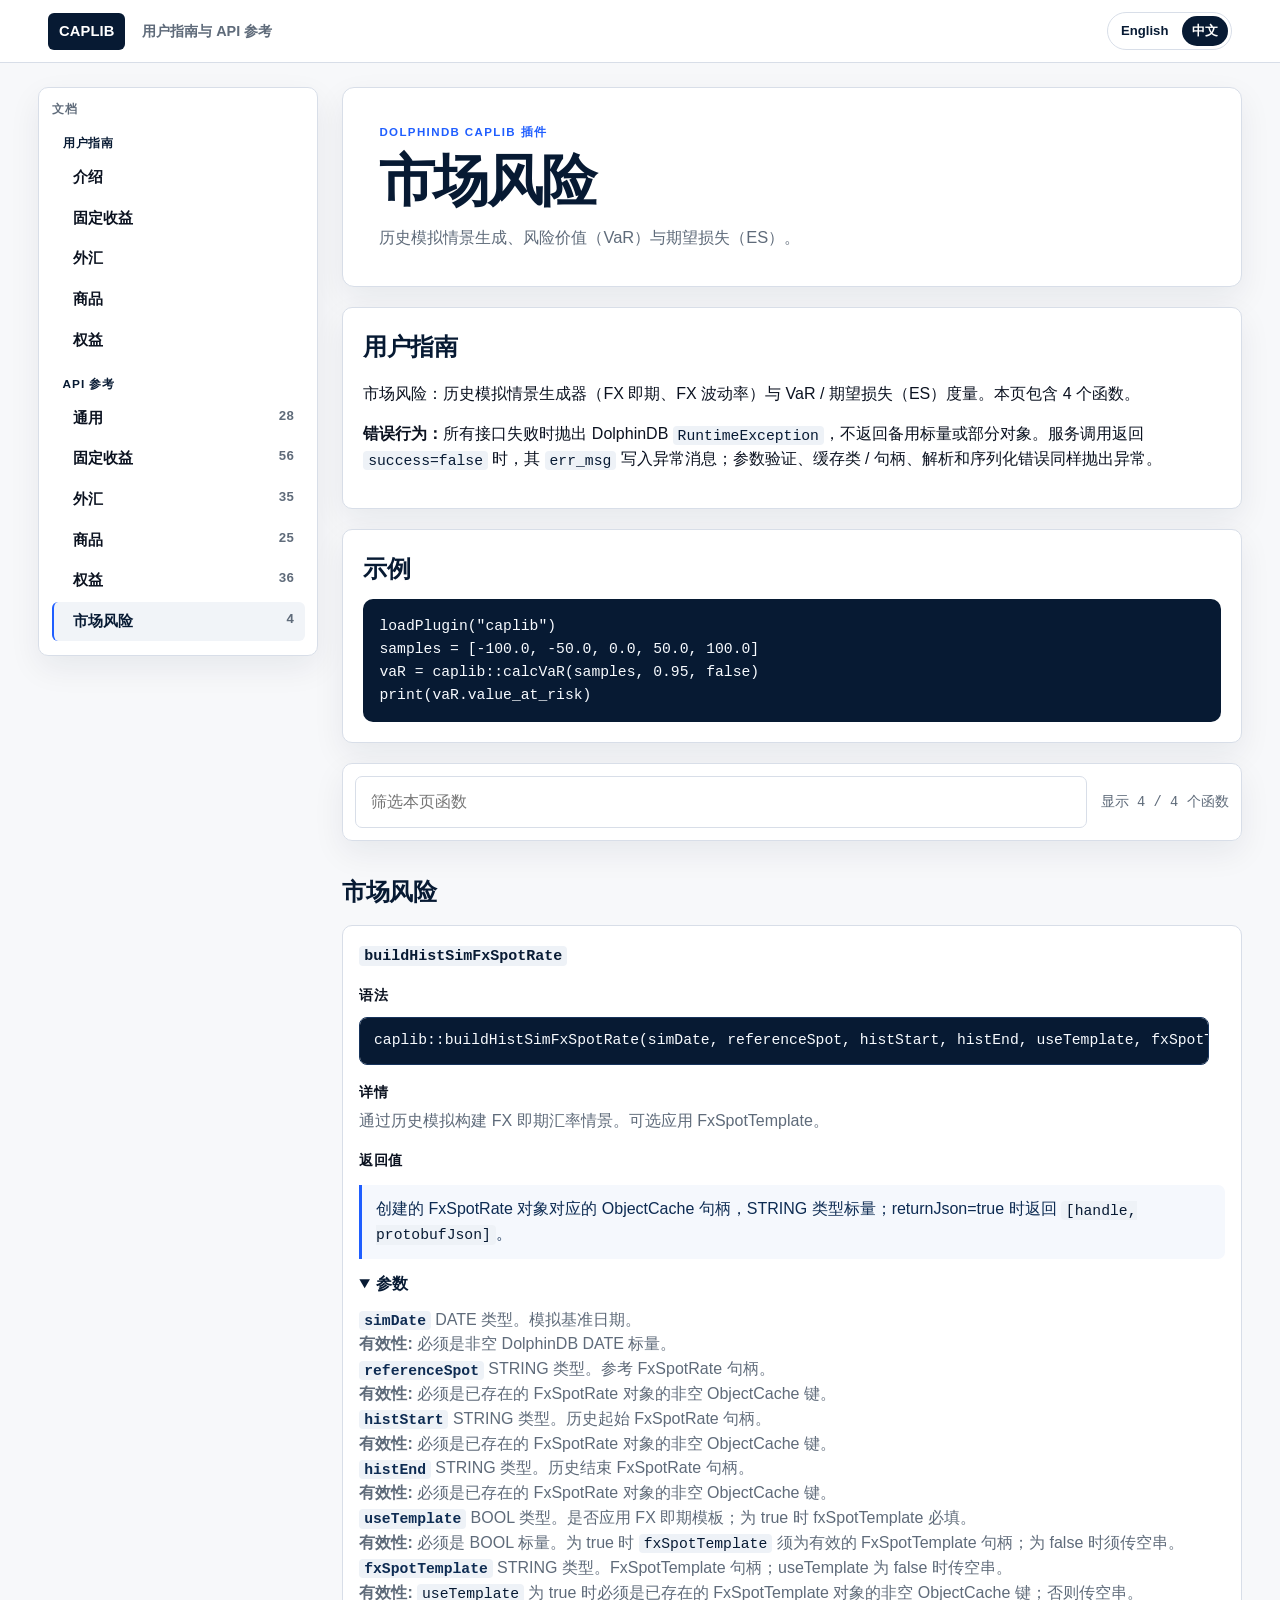
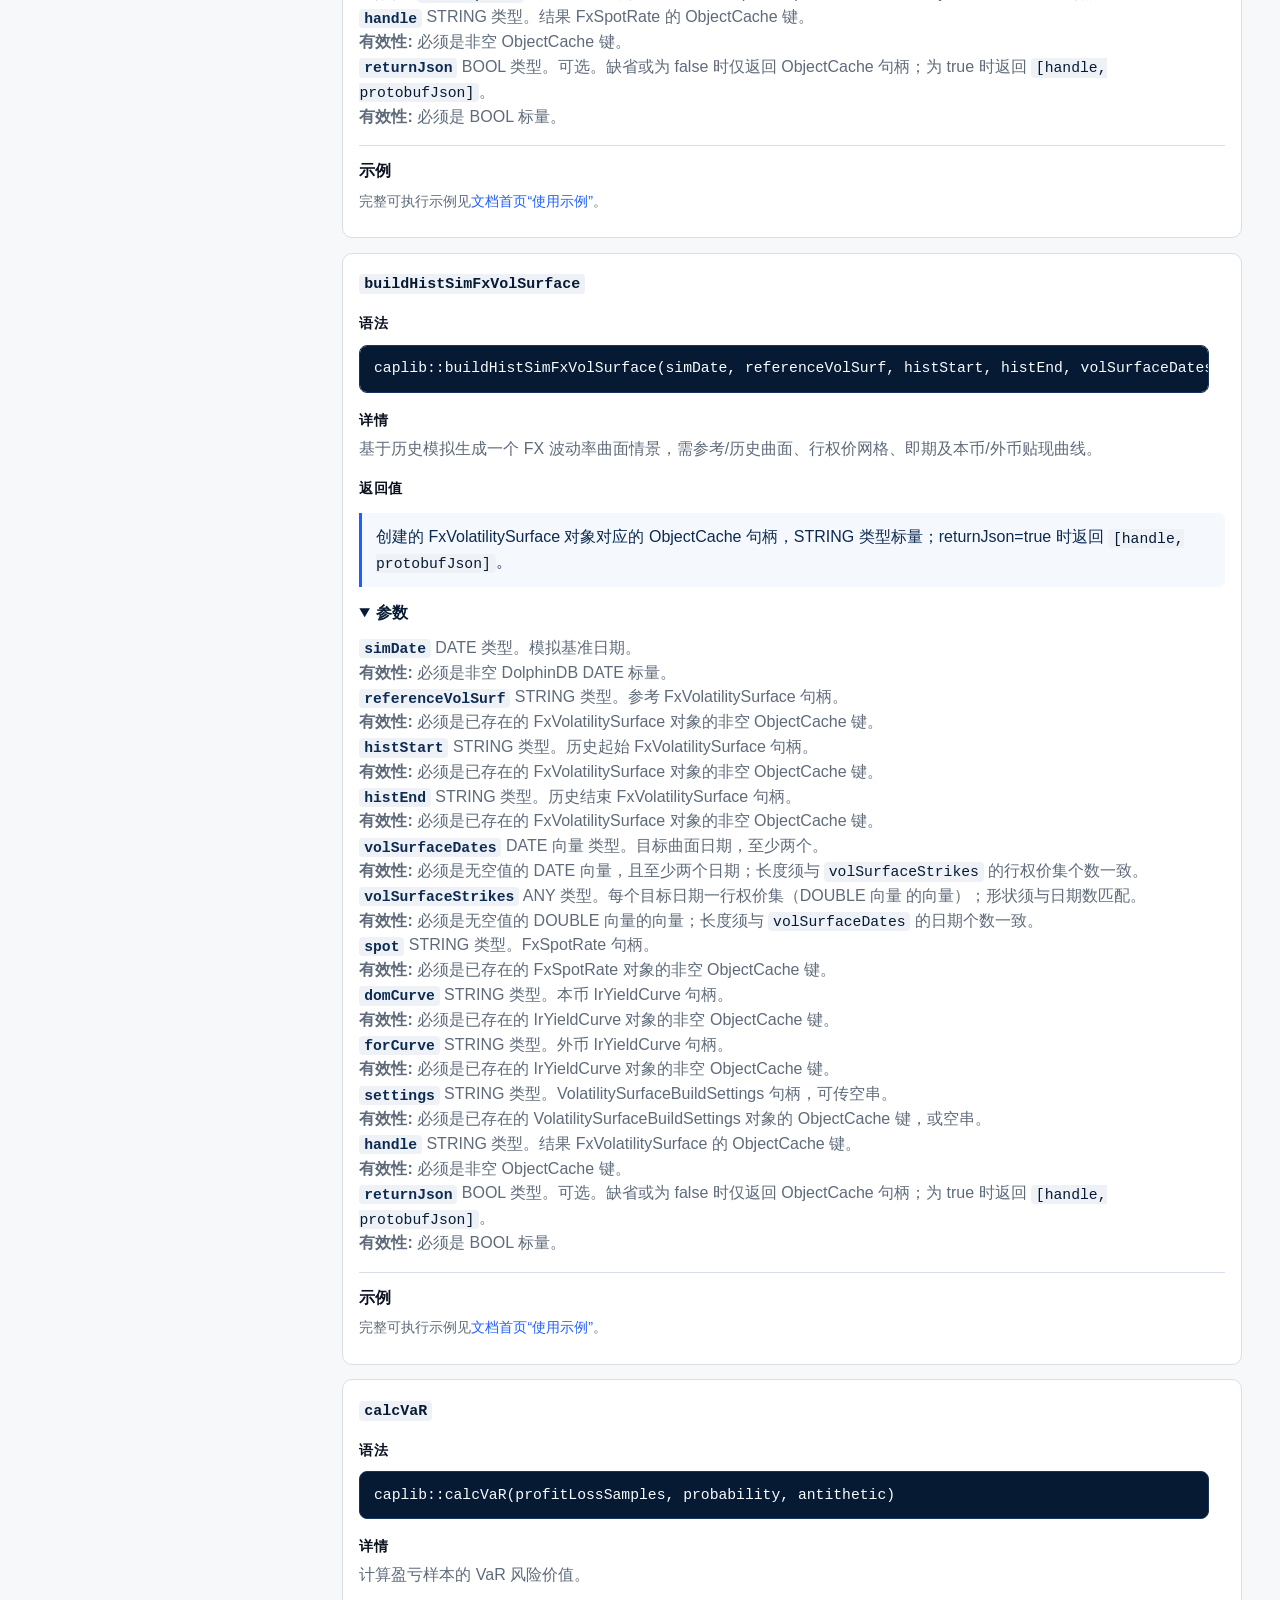
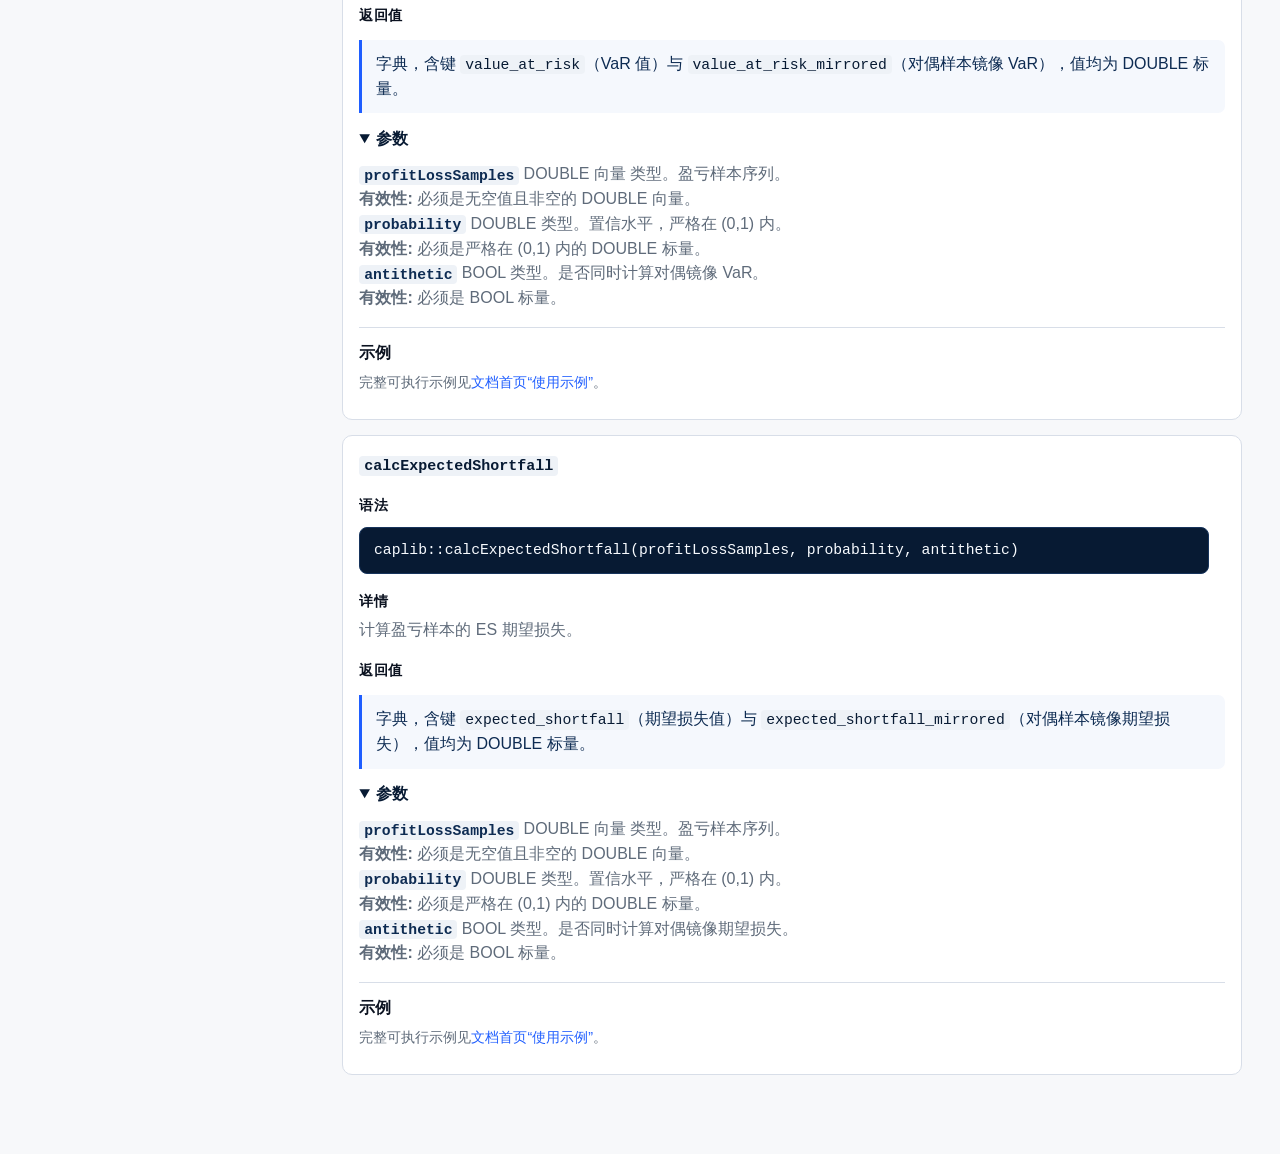
<file: docs/html/zh/market-risk.html>
<!doctype html>
<html lang="zh-CN">
<head>
  <meta charset="utf-8">
  <meta name="viewport" content="width=device-width, initial-scale=1">
  <title>市场风险 | CAPLIB</title>
  <link rel="stylesheet" href="../styles.css">
  <link rel="alternate" hreflang="en" href="../market-risk.html">
</head>
<body>
  <nav class="top-nav"><a class="brand" href="index.html">CAPLIB</a><span class="top-label">用户指南与 API 参考</span><span class="lang-switch"><a href="../market-risk.html">English</a><span class="lang-active">中文</span></span></nav>
  <div class="shell">
    <aside class="side-nav"><div class="side-title">文档</div><div class="nav-group"><div class="nav-heading">用户指南</div><a class="nav-child" href="index.html#user-guide">介绍</a><a class="nav-child" href="fixed-income.html#user-guide">固定收益</a><a class="nav-child" href="currency.html#user-guide">外汇</a><a class="nav-child" href="commodity.html#user-guide">商品</a><a class="nav-child" href="equity.html#user-guide">权益</a></div><div class="nav-group"><div class="nav-heading">API 参考</div><a class="nav-child" href="../shared.html#api-reference">通用 <span>28</span></a><a class="nav-child" href="fixed-income.html#api-reference">固定收益 <span>56</span></a><a class="nav-child" href="currency.html#api-reference">外汇 <span>35</span></a><a class="nav-child" href="commodity.html#api-reference">商品 <span>25</span></a><a class="nav-child" href="equity.html#api-reference">权益 <span>36</span></a><a class="nav-child active" href="../market-risk.html#api-reference">市场风险 <span>4</span></a></div></aside>
    <main class="content">
      <header class="page-header">
        <p class="kicker">DolphinDB caplib 插件</p>
        <h1>市场风险</h1>
        <p class="lede">历史模拟情景生成、风险价值（VaR）与期望损失（ES）。</p>
      </header>
      <section id="user-guide" class="panel"><h2>用户指南</h2><p>市场风险：历史模拟情景生成器（FX 即期、FX 波动率）与 VaR / 期望损失（ES）度量。本页包含 4 个函数。</p><p class="validity-guide"><strong>错误行为：</strong>所有接口失败时抛出 DolphinDB <code>RuntimeException</code>，不返回备用标量或部分对象。服务调用返回 <code>success=false</code> 时，其 <code>err_msg</code> 写入异常消息；参数验证、缓存类 / 句柄、解析和序列化错误同样抛出异常。</p></section><section class="panel example"><h2>示例</h2><pre><code>loadPlugin(&quot;caplib&quot;)
samples = [-100.0, -50.0, 0.0, 50.0, 100.0]
vaR = caplib::calcVaR(samples, 0.95, false)
print(vaR.value_at_risk)</code></pre></section><div id="api-reference" class="filter-box"><input id="filter" type="search" placeholder="筛选本页函数"><span id="count"></span></div>
<section class="api-group"><h2>市场风险</h2>


<article class="api-card" data-search="buildhistsimfxspotrate 基于历史模拟生成 FX 即期汇率情景">
  <div class="api-card-head">
    <div>
      <a id="buildhistsimfxspotrate"></a>
      <h3><code>buildHistSimFxSpotRate</code></h3>
      <h4 class="api-subheading">语法</h4>
      <p class="full-signature"><code>caplib::buildHistSimFxSpotRate(simDate, referenceSpot, histStart, histEnd, useTemplate, fxSpotTemplate, handle[, returnJson])</code></p>
      <h4 class="api-subheading">详情</h4>
      <p class="api-description">通过历史模拟构建 FX 即期汇率情景。可选应用 FxSpotTemplate。</p>
    </div>

  </div>
  <h4 class="api-subheading">返回值</h4>
  <p class="return-description">创建的 FxSpotRate 对象对应的 ObjectCache 句柄，STRING 类型标量；returnJson=true 时返回 <code>[handle, protobufJson]</code>。</p>
  <details open>
    <summary>参数</summary>
    <div class="param-list"><p class="param-item"><code>simDate</code> DATE 类型。模拟基准日期。<br><span class="validity-note"><strong>有效性:</strong> 必须是非空 DolphinDB DATE 标量。</span></p>
<p class="param-item"><code>referenceSpot</code> STRING 类型。参考 FxSpotRate 句柄。<br><span class="validity-note"><strong>有效性:</strong> 必须是已存在的 FxSpotRate 对象的非空 ObjectCache 键。</span></p>
<p class="param-item"><code>histStart</code> STRING 类型。历史起始 FxSpotRate 句柄。<br><span class="validity-note"><strong>有效性:</strong> 必须是已存在的 FxSpotRate 对象的非空 ObjectCache 键。</span></p>
<p class="param-item"><code>histEnd</code> STRING 类型。历史结束 FxSpotRate 句柄。<br><span class="validity-note"><strong>有效性:</strong> 必须是已存在的 FxSpotRate 对象的非空 ObjectCache 键。</span></p>
<p class="param-item"><code>useTemplate</code> BOOL 类型。是否应用 FX 即期模板；为 true 时 fxSpotTemplate 必填。<br><span class="validity-note"><strong>有效性:</strong> 必须是 BOOL 标量。为 true 时 <code>fxSpotTemplate</code> 须为有效的 FxSpotTemplate 句柄；为 false 时须传空串。</span></p>
<p class="param-item"><code>fxSpotTemplate</code> STRING 类型。FxSpotTemplate 句柄；useTemplate 为 false 时传空串。<br><span class="validity-note"><strong>有效性:</strong> <code>useTemplate</code> 为 true 时必须是已存在的 FxSpotTemplate 对象的非空 ObjectCache 键；否则传空串。</span></p>
<p class="param-item"><code>handle</code> STRING 类型。结果 FxSpotRate 的 ObjectCache 键。<br><span class="validity-note"><strong>有效性:</strong> 必须是非空 ObjectCache 键。</span></p>
<p class="param-item"><code>returnJson</code> BOOL 类型。可选。缺省或为 false 时仅返回 ObjectCache 句柄；为 true 时返回 <code>[handle, protobufJson]</code>。<br><span class="validity-note"><strong>有效性:</strong> 必须是 BOOL 标量。</span></p></div>
  </details>

<div class="api-example"><h4>示例</h4><p>完整可执行示例见<a href="index.html#example">文档首页“使用示例”</a>。</p></div>
</article>

<article class="api-card" data-search="buildhistsimfxvolsurface 基于历史模拟生成 FX 波动率曲面情景">
  <div class="api-card-head">
    <div>
      <a id="buildhistsimfxvolsurface"></a>
      <h3><code>buildHistSimFxVolSurface</code></h3>
      <h4 class="api-subheading">语法</h4>
      <p class="full-signature"><code>caplib::buildHistSimFxVolSurface(simDate, referenceVolSurf, histStart, histEnd, volSurfaceDates, volSurfaceStrikes, spot, domCurve, forCurve, settings, handle[, returnJson])</code></p>
      <h4 class="api-subheading">详情</h4>
      <p class="api-description">基于历史模拟生成一个 FX 波动率曲面情景，需参考/历史曲面、行权价网格、即期及本币/外币贴现曲线。</p>
    </div>

  </div>
  <h4 class="api-subheading">返回值</h4>
  <p class="return-description">创建的 FxVolatilitySurface 对象对应的 ObjectCache 句柄，STRING 类型标量；returnJson=true 时返回 <code>[handle, protobufJson]</code>。</p>
  <details open>
    <summary>参数</summary>
    <div class="param-list"><p class="param-item"><code>simDate</code> DATE 类型。模拟基准日期。<br><span class="validity-note"><strong>有效性:</strong> 必须是非空 DolphinDB DATE 标量。</span></p>
<p class="param-item"><code>referenceVolSurf</code> STRING 类型。参考 FxVolatilitySurface 句柄。<br><span class="validity-note"><strong>有效性:</strong> 必须是已存在的 FxVolatilitySurface 对象的非空 ObjectCache 键。</span></p>
<p class="param-item"><code>histStart</code> STRING 类型。历史起始 FxVolatilitySurface 句柄。<br><span class="validity-note"><strong>有效性:</strong> 必须是已存在的 FxVolatilitySurface 对象的非空 ObjectCache 键。</span></p>
<p class="param-item"><code>histEnd</code> STRING 类型。历史结束 FxVolatilitySurface 句柄。<br><span class="validity-note"><strong>有效性:</strong> 必须是已存在的 FxVolatilitySurface 对象的非空 ObjectCache 键。</span></p>
<p class="param-item"><code>volSurfaceDates</code> DATE 向量 类型。目标曲面日期，至少两个。<br><span class="validity-note"><strong>有效性:</strong> 必须是无空值的 DATE 向量，且至少两个日期；长度须与 <code>volSurfaceStrikes</code> 的行权价集个数一致。</span></p>
<p class="param-item"><code>volSurfaceStrikes</code> ANY 类型。每个目标日期一行权价集（DOUBLE 向量 的向量）；形状须与日期数匹配。<br><span class="validity-note"><strong>有效性:</strong> 必须是无空值的 DOUBLE 向量的向量；长度须与 <code>volSurfaceDates</code> 的日期个数一致。</span></p>
<p class="param-item"><code>spot</code> STRING 类型。FxSpotRate 句柄。<br><span class="validity-note"><strong>有效性:</strong> 必须是已存在的 FxSpotRate 对象的非空 ObjectCache 键。</span></p>
<p class="param-item"><code>domCurve</code> STRING 类型。本币 IrYieldCurve 句柄。<br><span class="validity-note"><strong>有效性:</strong> 必须是已存在的 IrYieldCurve 对象的非空 ObjectCache 键。</span></p>
<p class="param-item"><code>forCurve</code> STRING 类型。外币 IrYieldCurve 句柄。<br><span class="validity-note"><strong>有效性:</strong> 必须是已存在的 IrYieldCurve 对象的非空 ObjectCache 键。</span></p>
<p class="param-item"><code>settings</code> STRING 类型。VolatilitySurfaceBuildSettings 句柄，可传空串。<br><span class="validity-note"><strong>有效性:</strong> 必须是已存在的 VolatilitySurfaceBuildSettings 对象的 ObjectCache 键，或空串。</span></p>
<p class="param-item"><code>handle</code> STRING 类型。结果 FxVolatilitySurface 的 ObjectCache 键。<br><span class="validity-note"><strong>有效性:</strong> 必须是非空 ObjectCache 键。</span></p>
<p class="param-item"><code>returnJson</code> BOOL 类型。可选。缺省或为 false 时仅返回 ObjectCache 句柄；为 true 时返回 <code>[handle, protobufJson]</code>。<br><span class="validity-note"><strong>有效性:</strong> 必须是 BOOL 标量。</span></p></div>
  </details>

<div class="api-example"><h4>示例</h4><p>完整可执行示例见<a href="index.html#example">文档首页“使用示例”</a>。</p></div>
</article>
<article class="api-card" data-search="calcvar 计算盈亏样本的风险价值 var">
  <div class="api-card-head">
    <div>
      <a id="calcvar"></a>
      <h3><code>calcVaR</code></h3>
      <h4 class="api-subheading">语法</h4>
      <p class="full-signature"><code>caplib::calcVaR(profitLossSamples, probability, antithetic)</code></p>
      <h4 class="api-subheading">详情</h4>
      <p class="api-description">计算盈亏样本的 VaR 风险价值。</p>
    </div>

  </div>
  <h4 class="api-subheading">返回值</h4>
  <p class="return-description">字典，含键 <code>value_at_risk</code>（VaR 值）与 <code>value_at_risk_mirrored</code>（对偶样本镜像 VaR），值均为 DOUBLE 标量。</p>
  <details open>
    <summary>参数</summary>
    <div class="param-list"><p class="param-item"><code>profitLossSamples</code> DOUBLE 向量 类型。盈亏样本序列。<br><span class="validity-note"><strong>有效性:</strong> 必须是无空值且非空的 DOUBLE 向量。</span></p>
<p class="param-item"><code>probability</code> DOUBLE 类型。置信水平，严格在 (0,1) 内。<br><span class="validity-note"><strong>有效性:</strong> 必须是严格在 (0,1) 内的 DOUBLE 标量。</span></p>
<p class="param-item"><code>antithetic</code> BOOL 类型。是否同时计算对偶镜像 VaR。<br><span class="validity-note"><strong>有效性:</strong> 必须是 BOOL 标量。</span></p></div>
  </details>

<div class="api-example"><h4>示例</h4><p>完整可执行示例见<a href="index.html#example">文档首页“使用示例”</a>。</p></div>
</article>
<article class="api-card" data-search="calcexpectedshortfall 计算盈亏样本的期望损失 es">
  <div class="api-card-head">
    <div>
      <a id="calcexpectedshortfall"></a>
      <h3><code>calcExpectedShortfall</code></h3>
      <h4 class="api-subheading">语法</h4>
      <p class="full-signature"><code>caplib::calcExpectedShortfall(profitLossSamples, probability, antithetic)</code></p>
      <h4 class="api-subheading">详情</h4>
      <p class="api-description">计算盈亏样本的 ES 期望损失。</p>
    </div>

  </div>
  <h4 class="api-subheading">返回值</h4>
  <p class="return-description">字典，含键 <code>expected_shortfall</code>（期望损失值）与 <code>expected_shortfall_mirrored</code>（对偶样本镜像期望损失），值均为 DOUBLE 标量。</p>
  <details open>
    <summary>参数</summary>
    <div class="param-list"><p class="param-item"><code>profitLossSamples</code> DOUBLE 向量 类型。盈亏样本序列。<br><span class="validity-note"><strong>有效性:</strong> 必须是无空值且非空的 DOUBLE 向量。</span></p>
<p class="param-item"><code>probability</code> DOUBLE 类型。置信水平，严格在 (0,1) 内。<br><span class="validity-note"><strong>有效性:</strong> 必须是严格在 (0,1) 内的 DOUBLE 标量。</span></p>
<p class="param-item"><code>antithetic</code> BOOL 类型。是否同时计算对偶镜像期望损失。<br><span class="validity-note"><strong>有效性:</strong> 必须是 BOOL 标量。</span></p></div>
  </details>

<div class="api-example"><h4>示例</h4><p>完整可执行示例见<a href="index.html#example">文档首页“使用示例”</a>。</p></div>
</article>
</section>
<script>
const input = document.getElementById('filter');
const cards = Array.from(document.querySelectorAll('.api-card'));
const count = document.getElementById('count');
function update() {
  const q = input.value.trim().toLowerCase();
  let visible = 0;
  for (const card of cards) {
    const match = !q || card.dataset.search.includes(q);
    card.hidden = !match;
    if (match) visible += 1;
  }
  count.textContent = `显示 ${visible} / ${cards.length} 个函数`;
}
input.addEventListener('input', update);
update();
</script>
    </main>
  </div>
</body>
</html>
</file>
<file: docs/html/styles.css>
:root {
  --bg: #f7f8fa;
  --surface: #ffffff;
  --surface-soft: #f1f4f8;
  --ink: #0b1220;
  --muted: #5f6b7a;
  --line: #d8dee8;
  --navy: #071a33;
  --navy-2: #0d2b52;
  --blue: #1f5eff;
  --code-bg: #eef2f7;
  --shadow: 0 12px 32px rgba(7, 26, 51, 0.07);
}

* { box-sizing: border-box; }

html { scroll-behavior: smooth; }

body {
  margin: 0;
  color: var(--ink);
  background: var(--bg);
  font-family: "Aptos", "Segoe UI", "Helvetica Neue", sans-serif;
  line-height: 1.55;
}

a { color: var(--blue); text-decoration: none; }
a:hover { text-decoration: underline; }

code {
  padding: 0.1rem 0.3rem;
  border-radius: 0.25rem;
  background: var(--code-bg);
  color: var(--navy);
  font-family: "Cascadia Mono", "SFMono-Regular", Consolas, "Liberation Mono", monospace;
  font-size: 0.92em;
}

pre { margin: 0; overflow-x: auto; }

pre code {
  display: block;
  padding: 1rem;
  border-radius: 10px;
  background: var(--navy);
  color: #f8fbff;
}

.top-nav {
  position: sticky;
  top: 0;
  z-index: 20;
  display: flex;
  align-items: center;
  gap: 0.25rem;
  flex-wrap: wrap;
  padding: 0.75rem clamp(1rem, 4vw, 3rem);
  border-bottom: 1px solid var(--line);
  background: rgba(255, 255, 255, 0.96);
  backdrop-filter: blur(12px);
}

.top-label {
  color: var(--muted);
  font-size: 0.9rem;
  font-weight: 700;
}

.lang-switch {
  display: inline-flex;
  gap: 0.25rem;
  align-items: center;
  margin-left: auto;
  padding: 0.18rem;
  border: 1px solid var(--line);
  border-radius: 999px;
  background: var(--surface);
}

.top-nav .lang-switch a,
.top-nav .lang-switch .lang-active {
  padding: 0.32rem 0.62rem;
  border-radius: 999px;
  font-size: 0.82rem;
  font-weight: 800;
}

.top-nav .lang-switch .lang-active {
  background: var(--navy);
  color: #fff;
}

.top-nav a {
  padding: 0.45rem 0.68rem;
  border-radius: 6px;
  color: var(--navy);
  font-size: 0.92rem;
  font-weight: 700;
}

.top-nav a.active,
.top-nav a:hover {
  background: var(--surface-soft);
  color: var(--navy);
  text-decoration: none;
}

.top-nav .brand {
  margin-right: 0.8rem;
  background: var(--navy);
  color: #fff;
  letter-spacing: 0.01em;
}

.shell {
  display: grid;
  grid-template-columns: 280px minmax(0, 1fr);
  gap: 1.5rem;
  max-width: 1480px;
  margin: 0 auto;
  padding: 1.5rem clamp(1rem, 3vw, 2.5rem) 4rem;
}

.side-nav {
  position: sticky;
  top: 5rem;
  align-self: start;
  padding: 0.8rem;
  border: 1px solid var(--line);
  border-radius: 10px;
  background: var(--surface);
  box-shadow: var(--shadow);
}

.side-title {
  margin: 0 0 0.7rem;
  color: var(--muted);
  font-size: 0.72rem;
  font-weight: 800;
  letter-spacing: 0.1em;
  text-transform: uppercase;
}

.nav-group {
  margin-top: 0.95rem;
}

.nav-group:first-of-type {
  margin-top: 0;
}

.nav-heading {
  margin: 0.3rem 0 0.35rem;
  padding: 0 0.65rem;
  color: var(--navy);
  font-size: 0.74rem;
  font-weight: 850;
  letter-spacing: 0.08em;
  text-transform: uppercase;
}

.side-nav a {
  display: flex;
  justify-content: space-between;
  gap: 0.8rem;
  margin: 0.1rem 0;
  padding: 0.5rem 0.65rem 0.5rem 1.15rem;
  border-radius: 6px;
  color: var(--ink);
  font-size: 0.93rem;
  font-weight: 650;
}

.side-nav a.nav-child {
  border-left: 2px solid transparent;
}

.side-nav a span {
  color: var(--muted);
  font-family: "Cascadia Mono", "SFMono-Regular", Consolas, monospace;
  font-size: 0.82rem;
}

.side-nav a.active,
.side-nav a:hover {
  background: var(--surface-soft);
  border-left-color: var(--blue);
  color: var(--navy);
  text-decoration: none;
}

.content { min-width: 0; }

.page-header {
  padding: 2.25rem;
  border: 1px solid var(--line);
  border-radius: 12px;
  background: var(--surface);
  box-shadow: var(--shadow);
}

.kicker {
  margin: 0 0 0.65rem;
  color: var(--blue);
  font-size: 0.72rem;
  font-weight: 850;
  letter-spacing: 0.12em;
  text-transform: uppercase;
}

h1 {
  margin: 0;
  max-width: 920px;
  color: var(--navy);
  font-size: clamp(2rem, 4.4vw, 4rem);
  line-height: 1;
  letter-spacing: -0.04em;
}

.lede {
  max-width: 880px;
  margin: 1rem 0 0;
  color: var(--muted);
  font-size: 1.03rem;
}

.panel,
.api-card,
.workflow-card,
.domain-tile {
  border: 1px solid var(--line);
  border-radius: 10px;
  background: var(--surface);
  box-shadow: var(--shadow);
}

.panel {
  margin-top: 1.25rem;
  padding: 1.25rem;
}

.panel h2,
.api-group h2 {
  margin: 0 0 0.75rem;
  color: var(--navy);
  letter-spacing: -0.02em;
}

.domain-grid {
  display: grid;
  grid-template-columns: repeat(5, minmax(0, 1fr));
  gap: 0.85rem;
  margin-top: 1.25rem;
}

.domain-tile {
  display: flex;
  flex-direction: column;
  min-height: 160px;
  padding: 1rem;
  color: var(--ink);
}

.domain-tile strong {
  margin-top: auto;
  color: var(--navy);
  font-family: "Cascadia Mono", "SFMono-Regular", Consolas, monospace;
  font-size: 2.15rem;
}

.domain-tile span { font-weight: 850; }

.domain-tile em {
  color: var(--muted);
  font-style: normal;
  font-size: 0.88rem;
}

.workflow-grid {
  display: grid;
  grid-template-columns: repeat(2, minmax(0, 1fr));
  gap: 0.85rem;
}

.workflow-card {
  padding: 1rem;
  box-shadow: none;
}

.workflow-card h3 {
  margin: 0 0 0.35rem;
  color: var(--navy);
}

.example { margin-top: 1.25rem; }

.filter-box {
  position: sticky;
  top: 4.2rem;
  z-index: 10;
  display: grid;
  grid-template-columns: 1fr auto;
  align-items: center;
  gap: 0.85rem;
  margin: 1.25rem 0;
  padding: 0.75rem;
  border: 1px solid var(--line);
  border-radius: 10px;
  background: rgba(255, 255, 255, 0.97);
  box-shadow: var(--shadow);
}

.filter-box input {
  width: 100%;
  padding: 0.78rem 0.9rem;
  border: 1px solid var(--line);
  border-radius: 7px;
  background: #fff;
  color: var(--ink);
  font: inherit;
}

.filter-box input:focus {
  outline: 2px solid rgba(31, 94, 255, 0.18);
  border-color: var(--blue);
}

.filter-box span {
  color: var(--muted);
  white-space: nowrap;
  font-family: "Cascadia Mono", "SFMono-Regular", Consolas, monospace;
  font-size: 0.86rem;
}

.api-group { margin-top: 2rem; }

.api-card {
  margin: 0.9rem 0;
  padding: 1rem;
  box-shadow: none;
  scroll-margin-top: 8rem;
}

.api-card-head {
  display: grid;
  grid-template-columns: minmax(0, 1fr) auto;
  gap: 1rem;
  align-items: start;
}

.api-card h3 {
  margin: 0 0 0.35rem;
  color: var(--navy);
  font-size: 1.02rem;
}

.api-card p {
  margin: 0;
  color: var(--muted);
}

.api-description { max-width: 860px; }

.full-signature {
  margin-top: 0.65rem !important;
}

.full-signature code {
  display: block;
  max-width: 100%;
  padding: 0.72rem 0.85rem;
  overflow-x: auto;
  border: 1px solid #17345c;
  border-radius: 8px;
  background: var(--navy);
  color: #f8fbff;
  white-space: nowrap;
}

.return-description {
  margin-top: 0.85rem !important;
  padding: 0.75rem 0.85rem;
  border-left: 3px solid var(--blue);
  border-radius: 0 7px 7px 0;
  background: #f5f8fd;
  color: var(--navy-2) !important;
  line-height: 1.55;
}
.return-description code { color: var(--navy); }

.return-pill {
  display: inline-flex;
  justify-content: center;
  min-width: 7.2rem;
  padding: 0.26rem 0.55rem;
  border: 1px solid #c6d3e4;
  border-radius: 999px;
  background: #f6f8fb;
  color: var(--navy-2);
  font-family: "Cascadia Mono", "SFMono-Regular", Consolas, monospace;
  font-size: 0.74rem;
  font-weight: 800;
  white-space: nowrap;
}

details { margin-top: 0.85rem; }

summary {
  cursor: pointer;
  color: var(--navy);
  font-weight: 800;
}

.param-table {
  width: 100%;
  margin-top: 0.65rem;
  border: 1px solid var(--line);
  border-collapse: collapse;
  border-radius: 8px;
  background: #fff;
  overflow: hidden;
}

.param-table th,
.param-table td {
  padding: 0.65rem 0.75rem;
  border-bottom: 1px solid var(--line);
  text-align: left;
  vertical-align: top;
}

.param-table th {
  background: var(--surface-soft);
  color: var(--navy);
  font-size: 0.72rem;
  letter-spacing: 0.08em;
  text-transform: uppercase;
}

.param-table tr:last-child td { border-bottom: 0; }
.param-table td:first-child { width: 24%; }

.param-table td:nth-child(2) {
  width: 22%;
  color: var(--navy-2);
  font-family: "Cascadia Mono", "SFMono-Regular", Consolas, monospace;
  font-size: 0.88rem;
  font-weight: 700;
}

.param-table td:nth-child(3) { color: #465260; }

.footer-note {
  margin-top: 2rem;
  color: var(--muted);
}

@media (max-width: 980px) {
  .shell { grid-template-columns: 1fr; }
  .side-nav,
  .filter-box,
  .top-nav { position: static; }
  .domain-grid,
  .workflow-grid { grid-template-columns: 1fr; }
  .api-card-head { grid-template-columns: 1fr; }
}

.api-subheading { margin: 1rem 0 0.35rem; color: var(--ink); font-size: 0.9rem; letter-spacing: 0.02em; }
.api-example { margin-top: 1rem; padding-top: 0.8rem; border-top: 1px solid var(--line); }
.api-example h4 { margin: 0 0 0.35rem; }
.api-example p { margin: 0 0 0.6rem; color: var(--muted); font-size: 0.9rem; }
.api-example pre { margin-bottom: 0; }

.api-card, .api-card-head, .api-card-head > div, .api-card details, .api-card pre { min-width: 0; max-width: 100%; }
.param-table { table-layout: fixed; }
.param-table td { overflow-wrap: anywhere; }
.param-table code { white-space: normal; overflow-wrap: anywhere; word-break: break-word; }

.param-list { margin-top: 0.65rem; }
.param-item { margin: 0 0 0.85rem; color: #465260; }
.param-item > code:first-child { color: var(--navy-2); font-weight: 700; }
.param-item .validity-note { color: var(--muted); }
</file>
